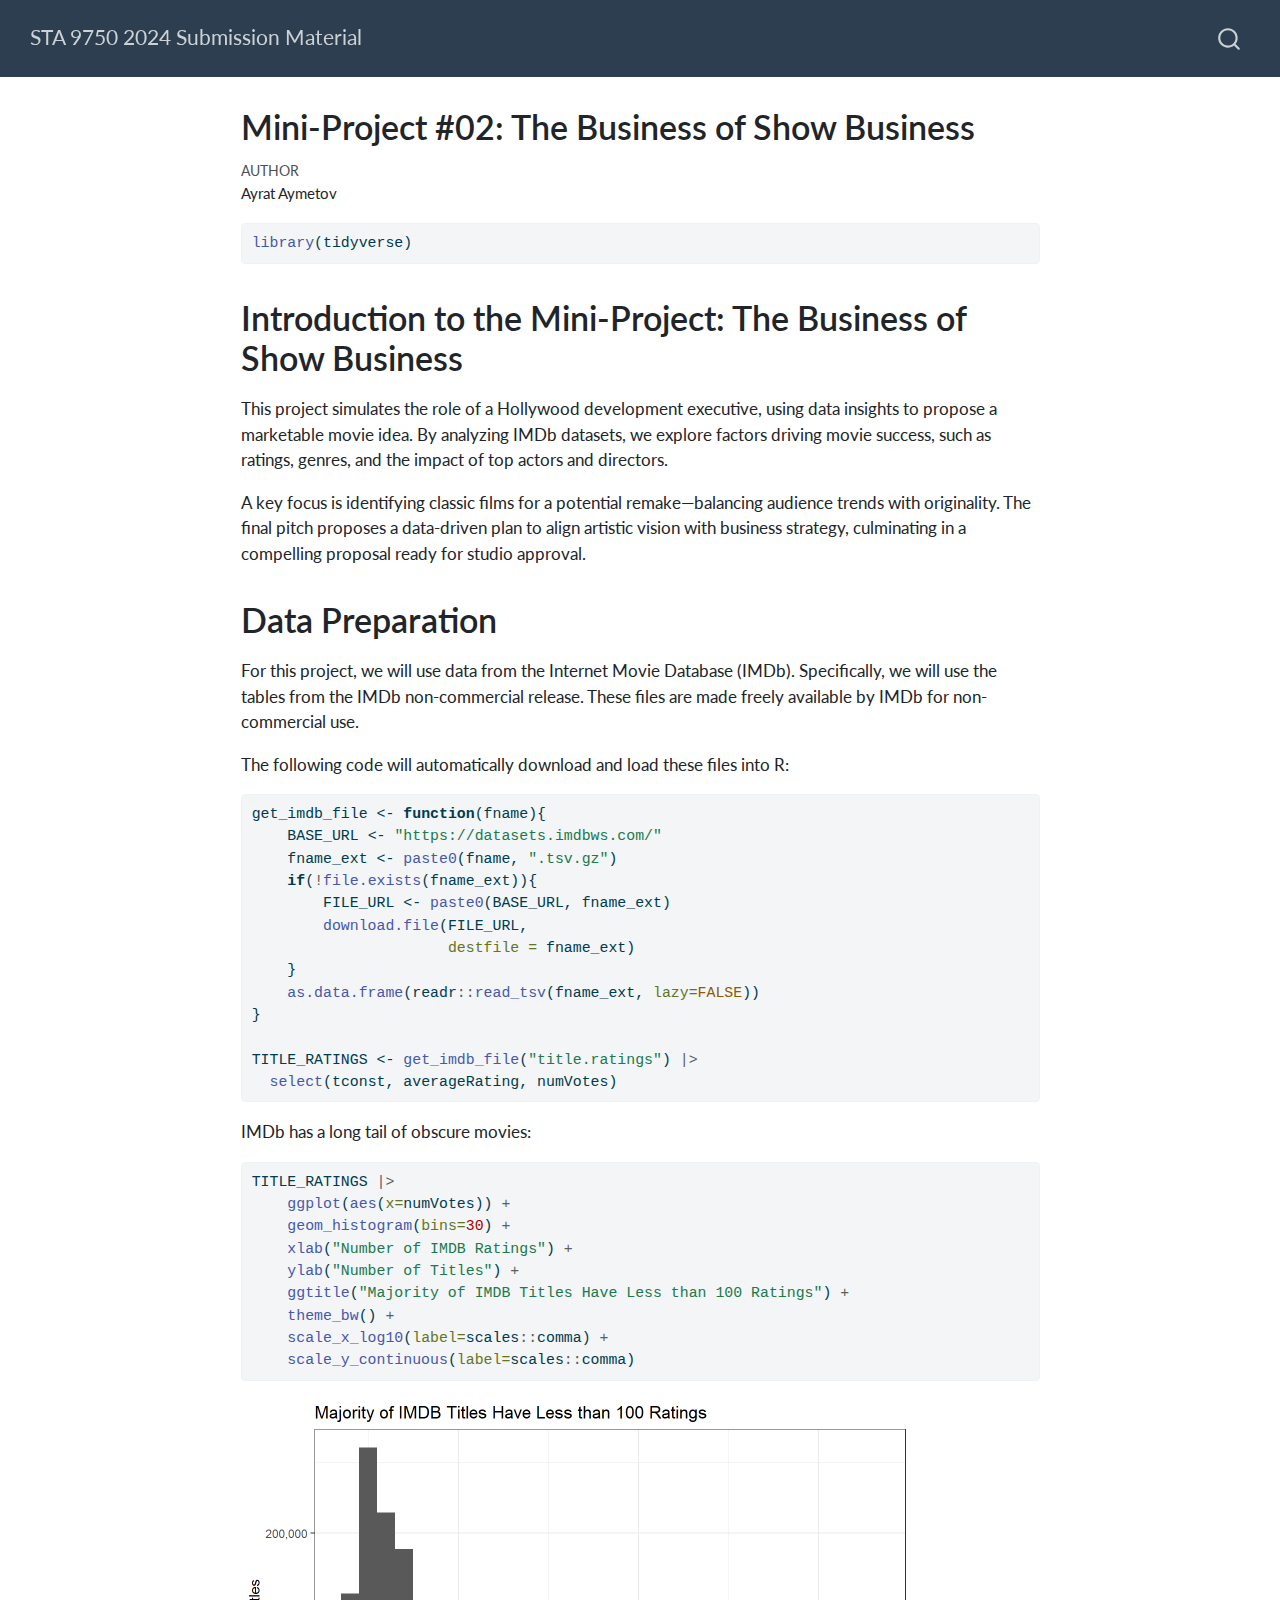
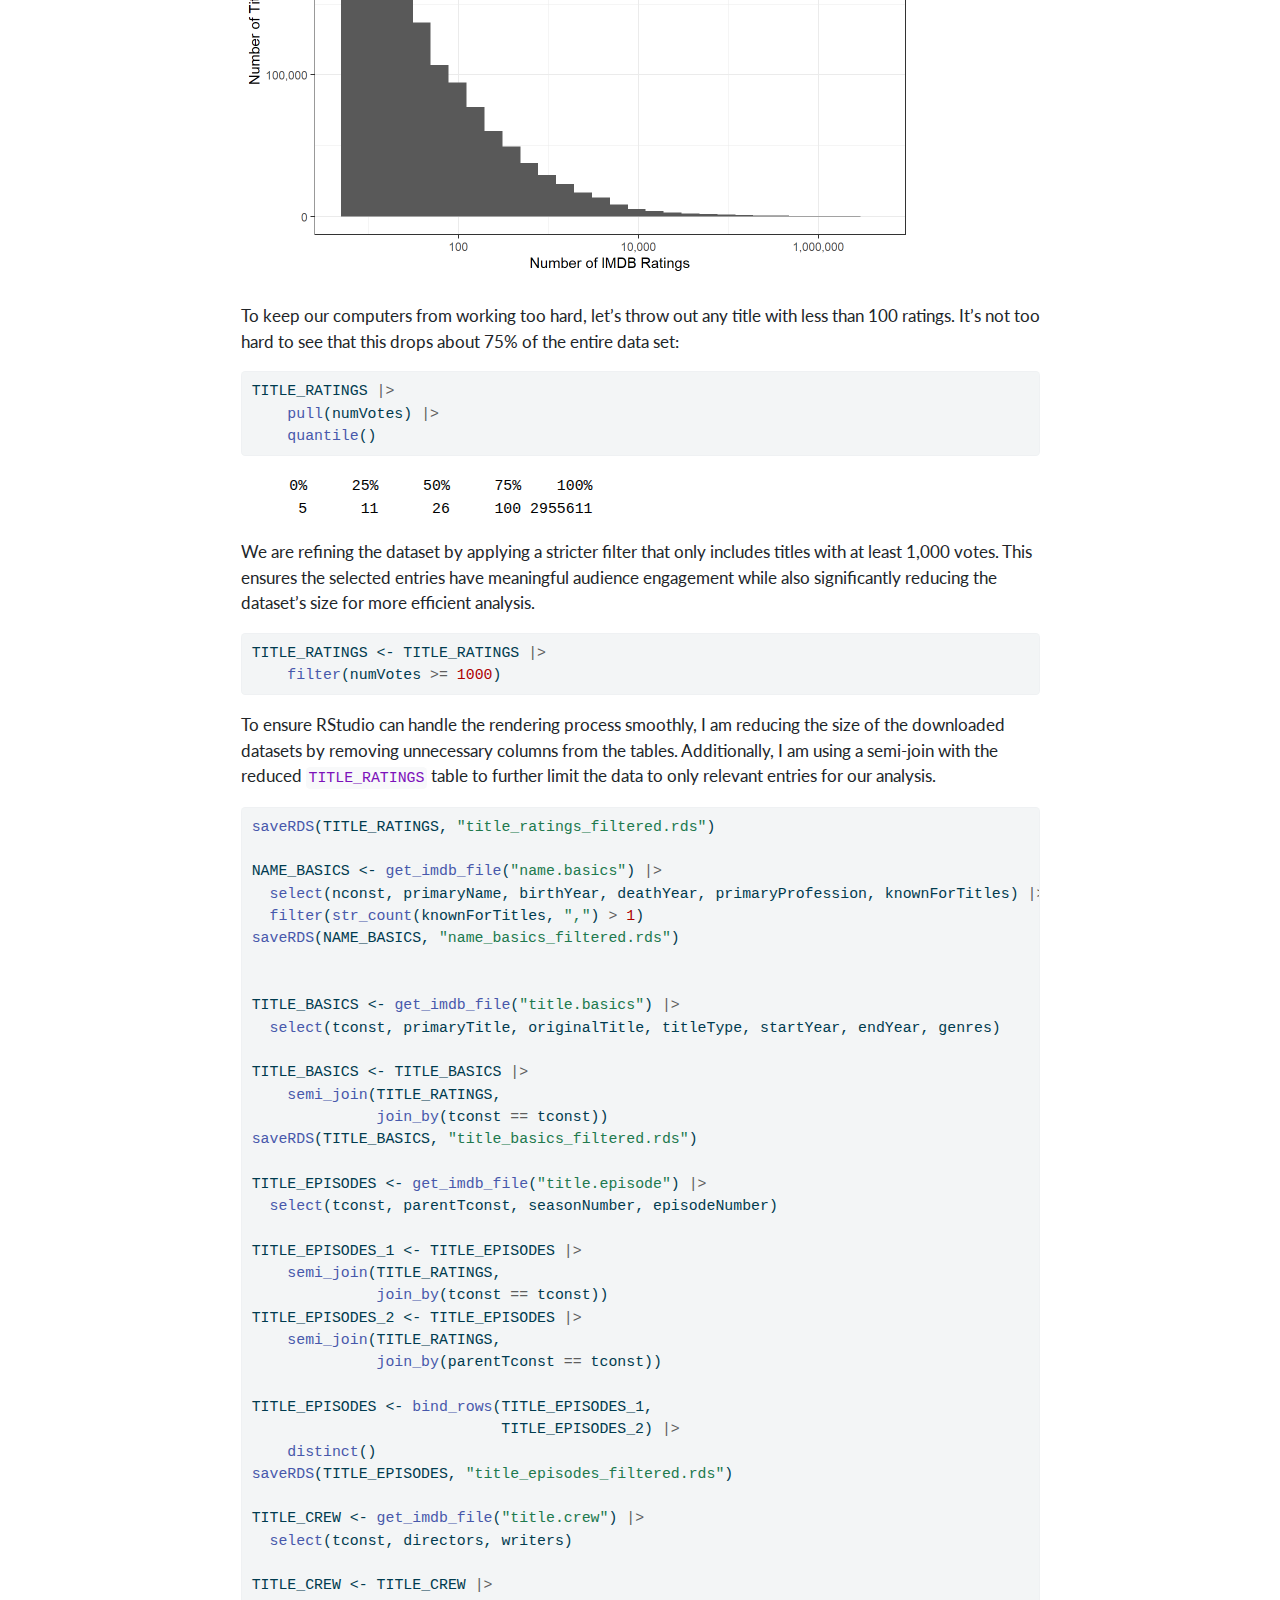
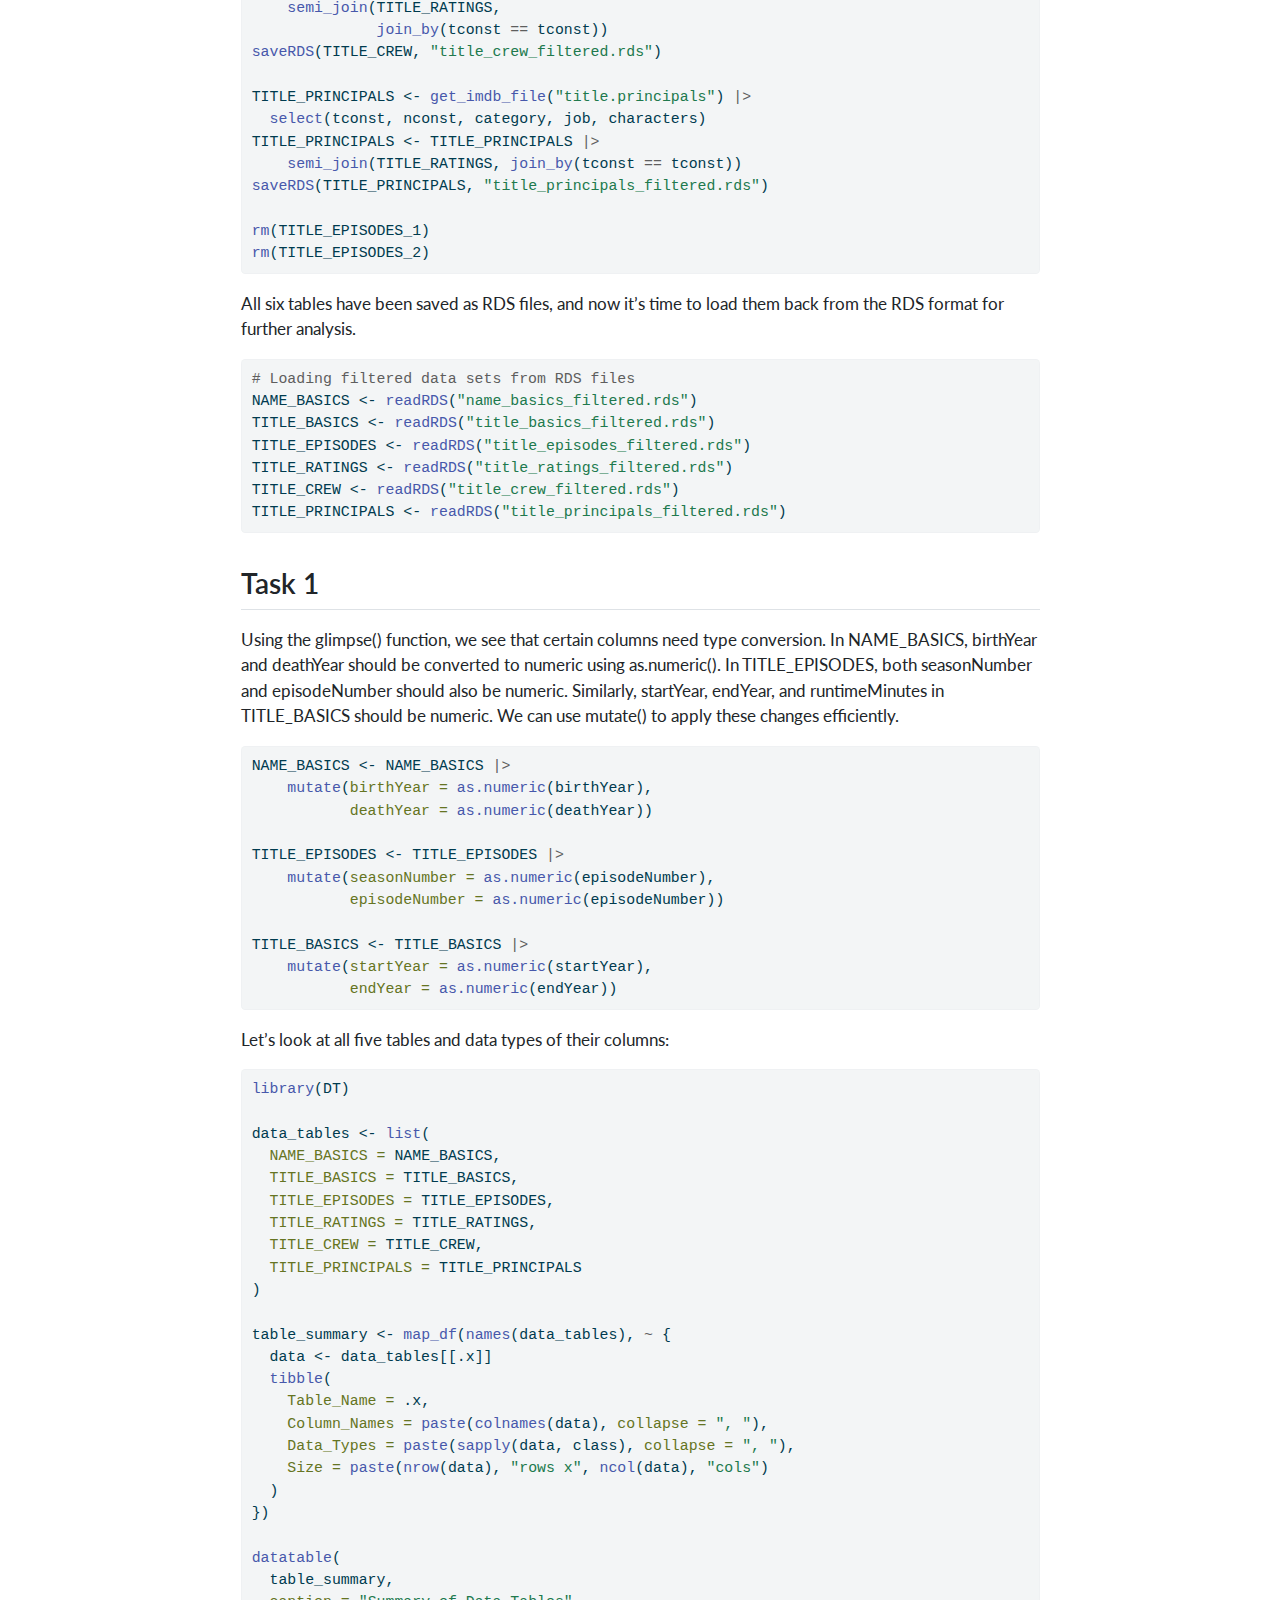
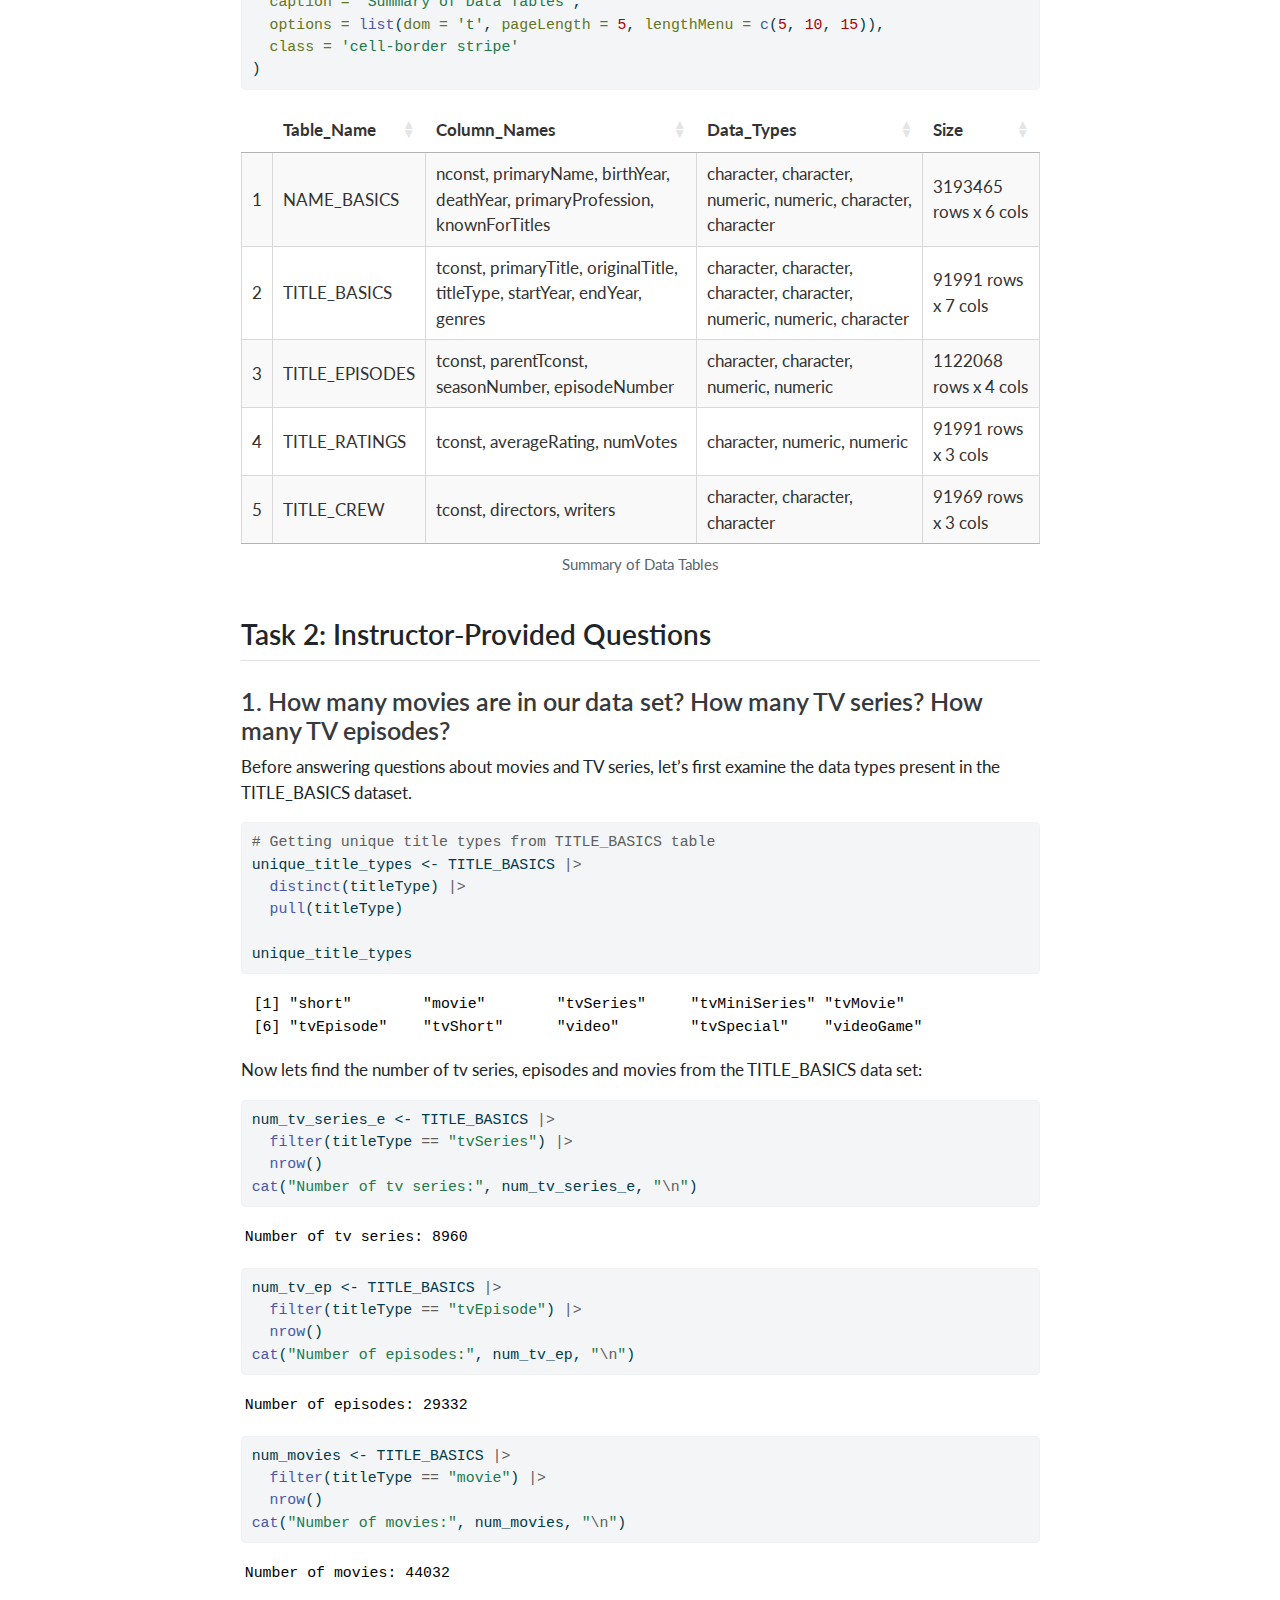
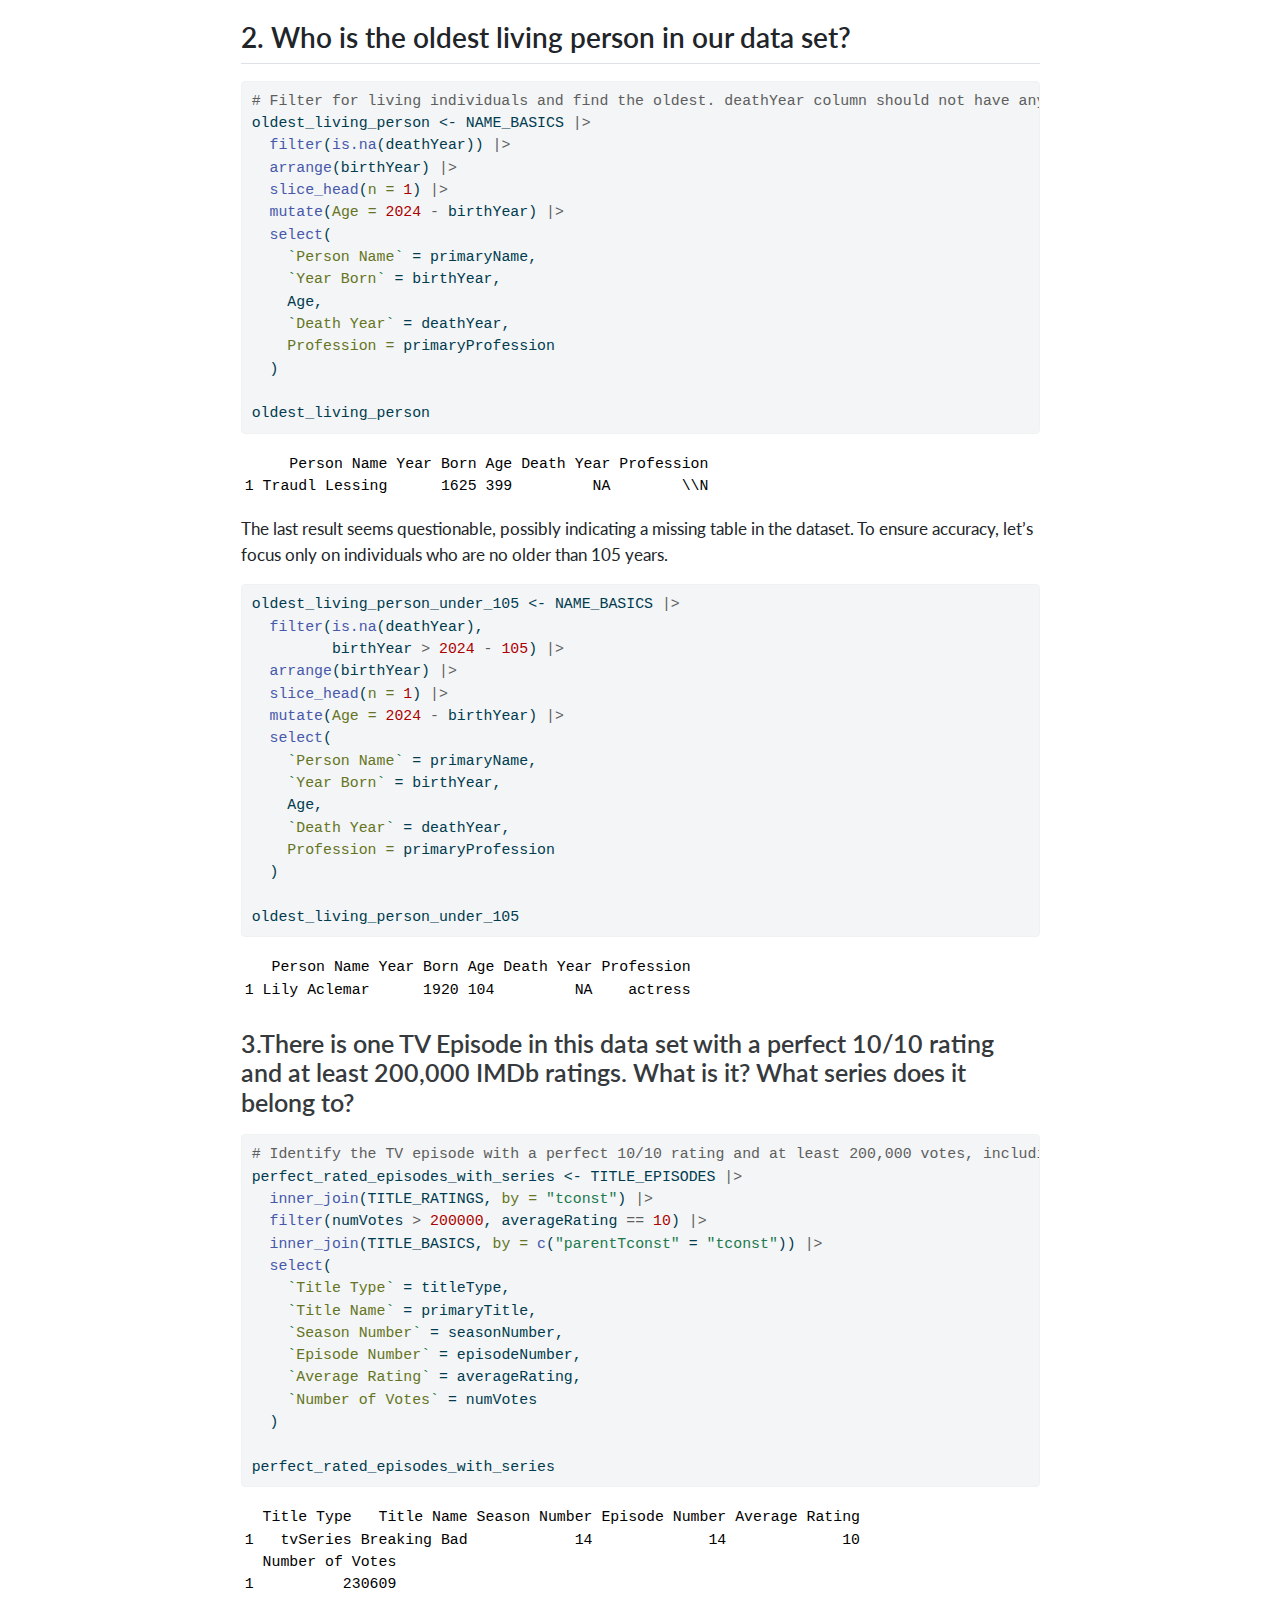
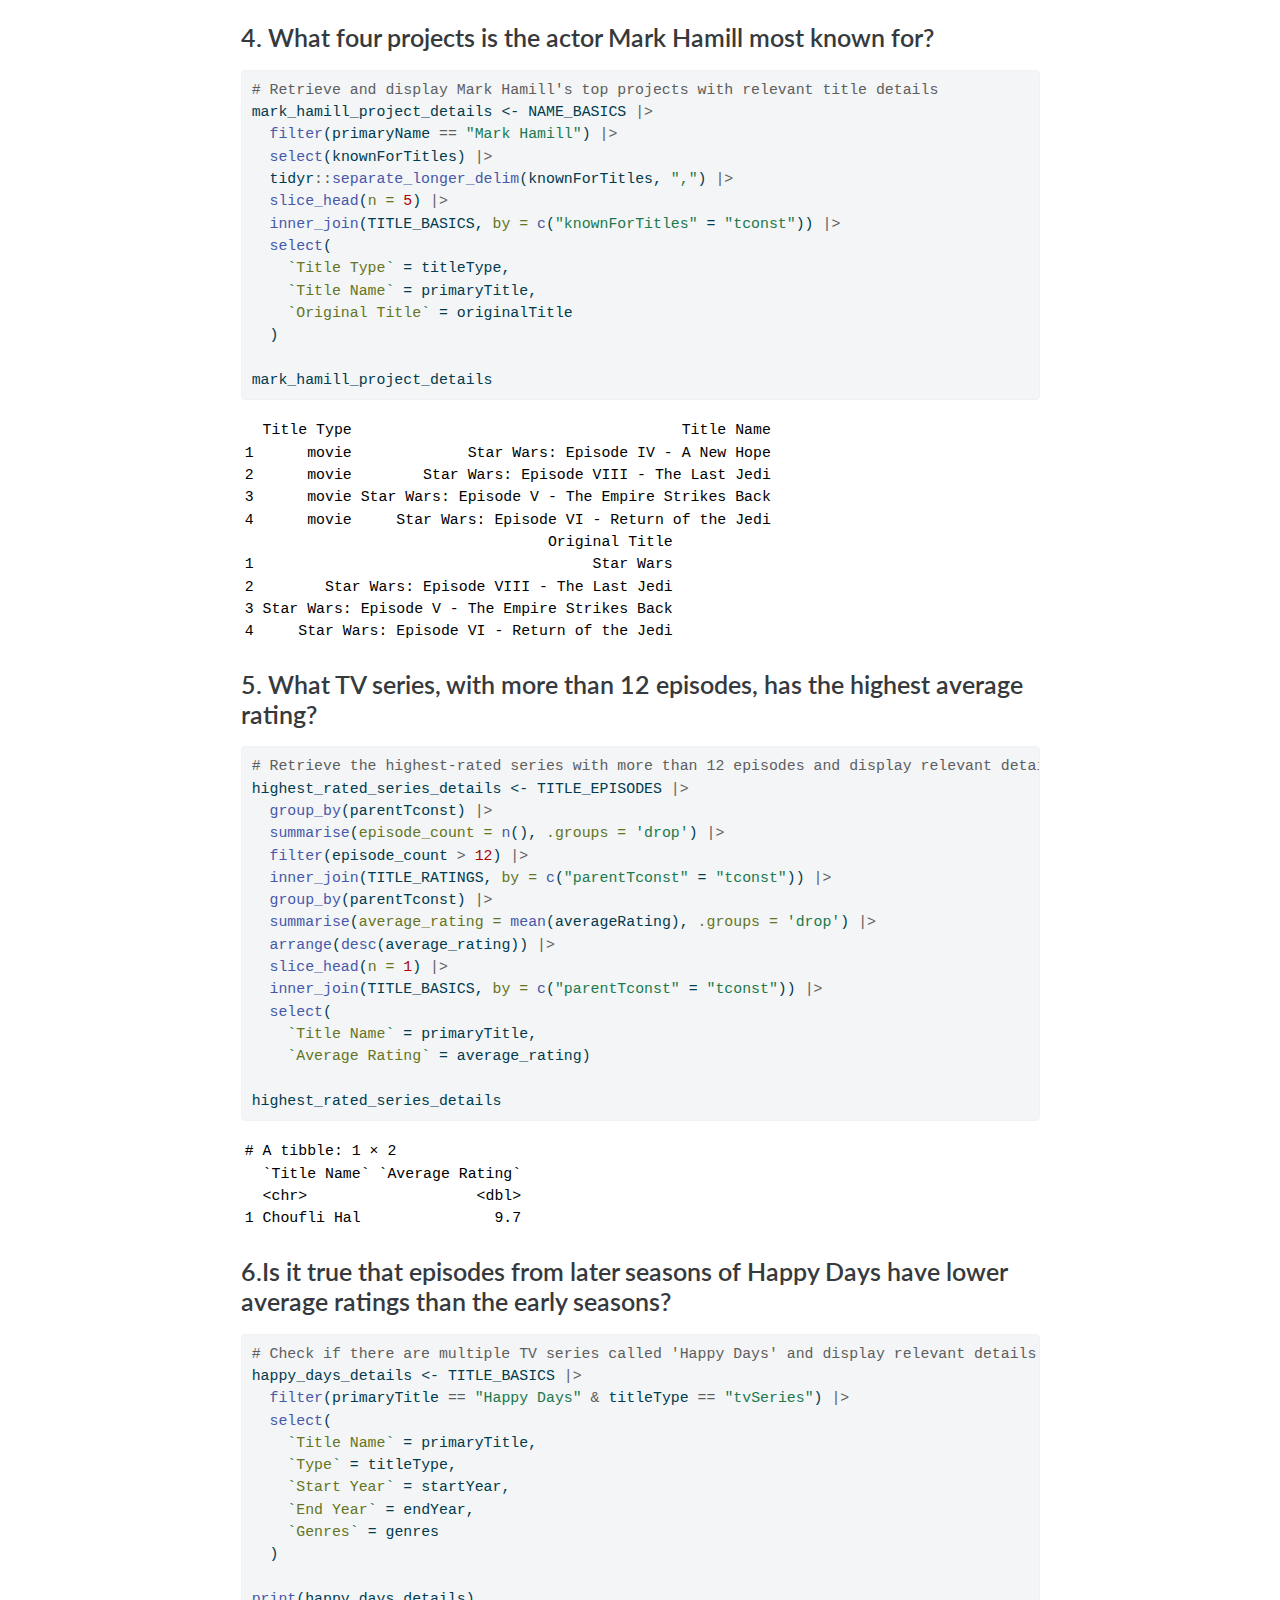
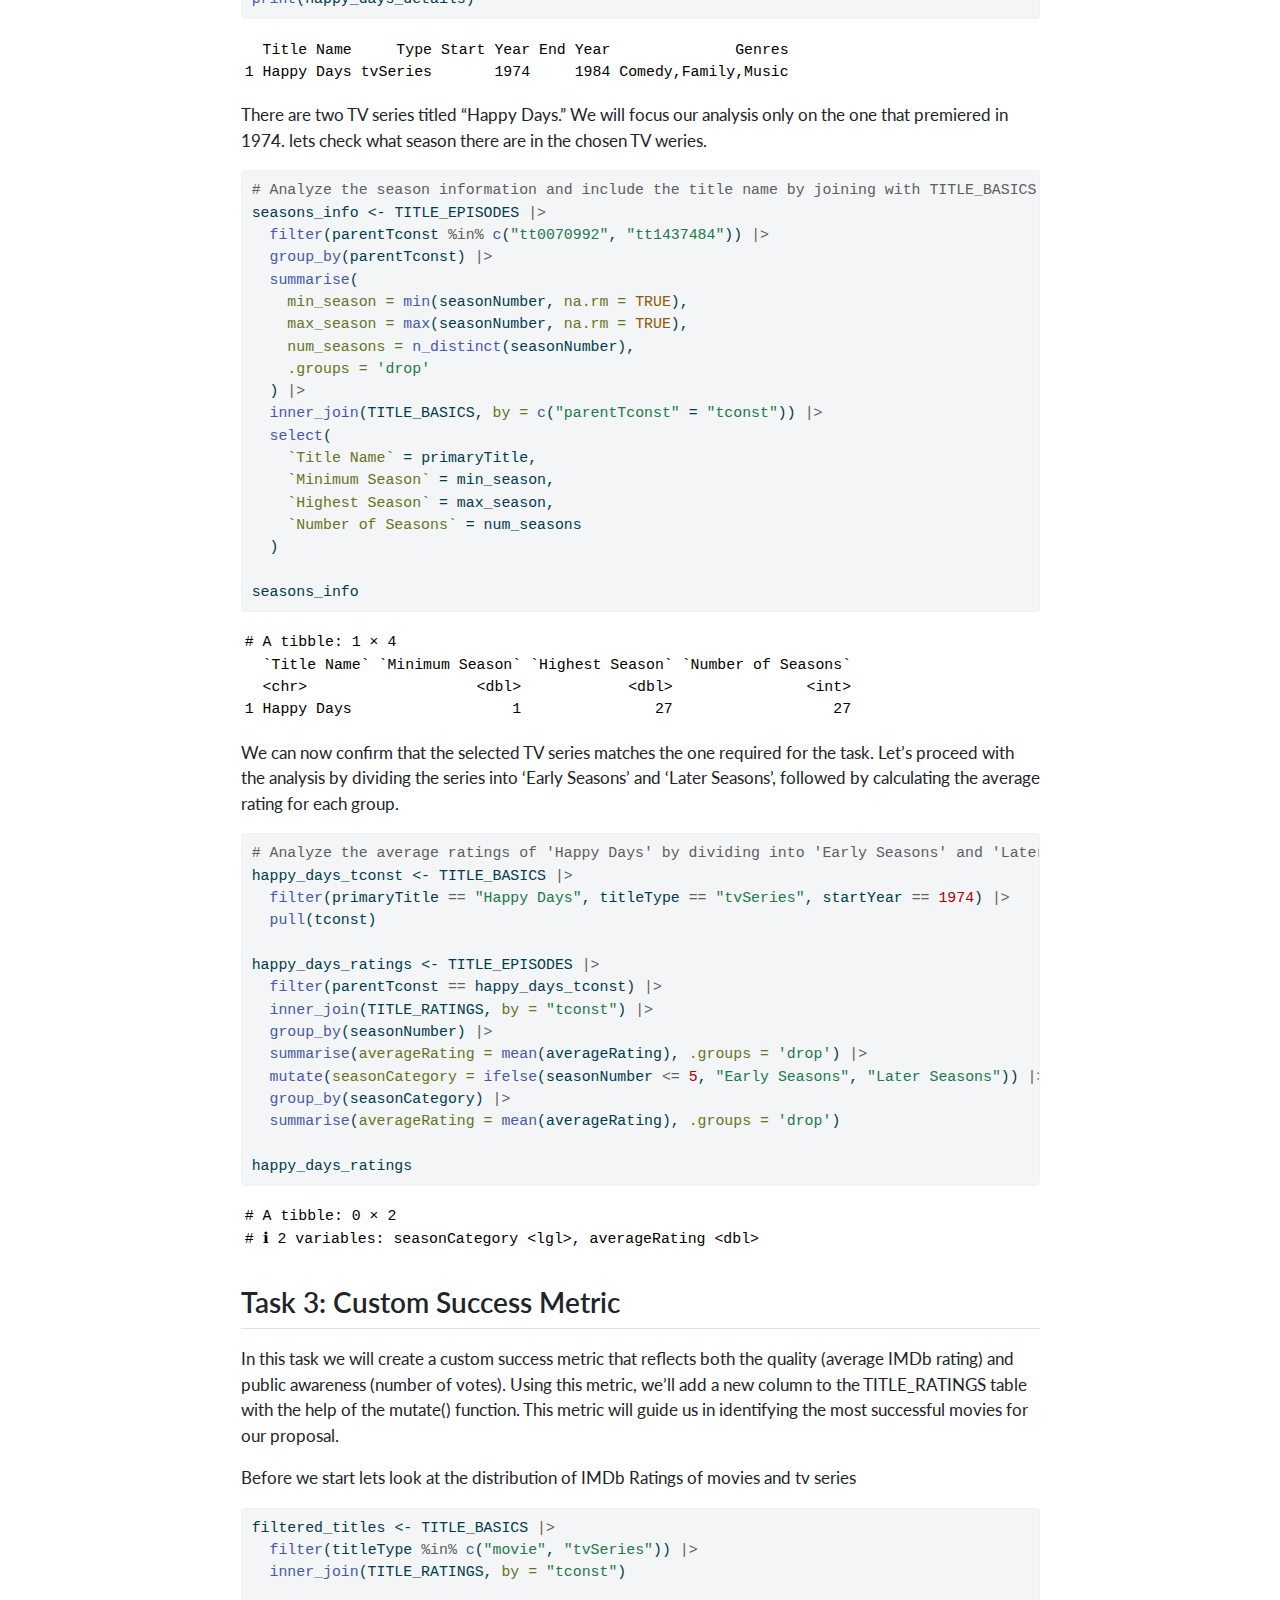
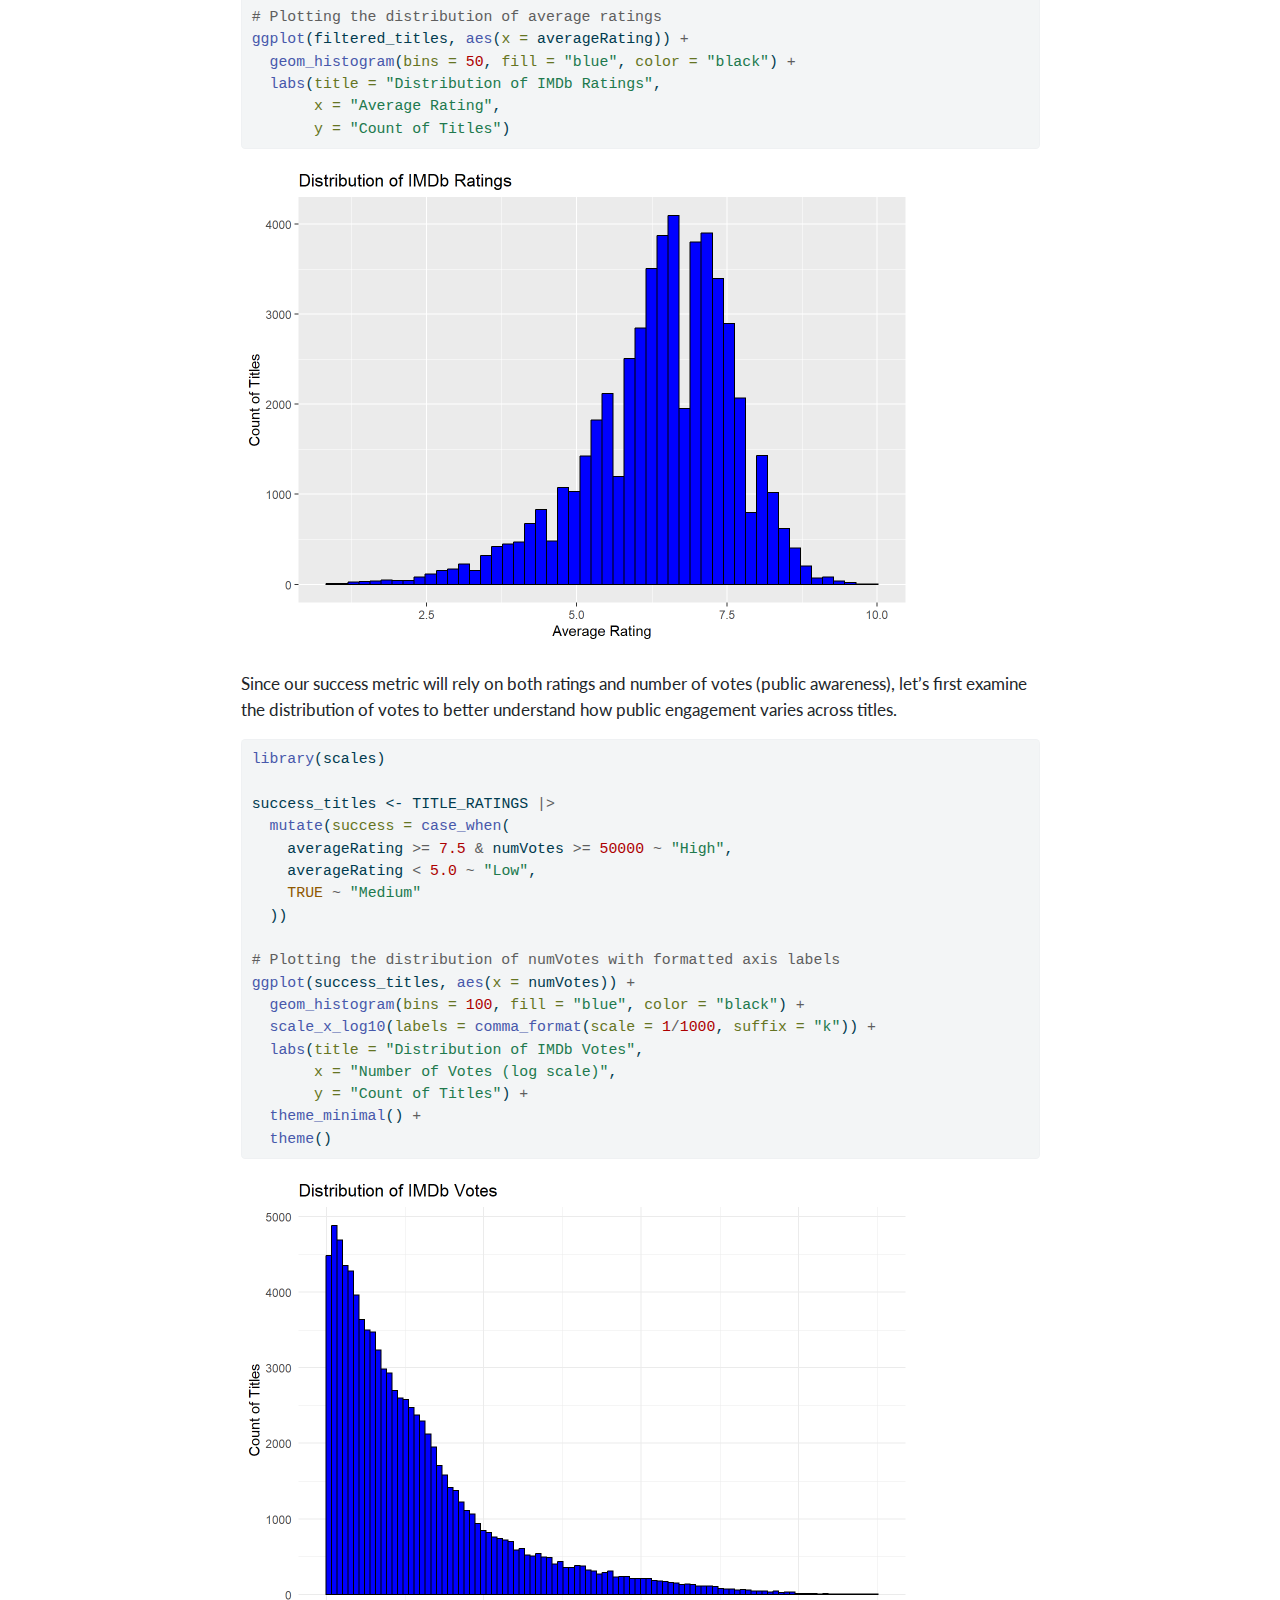
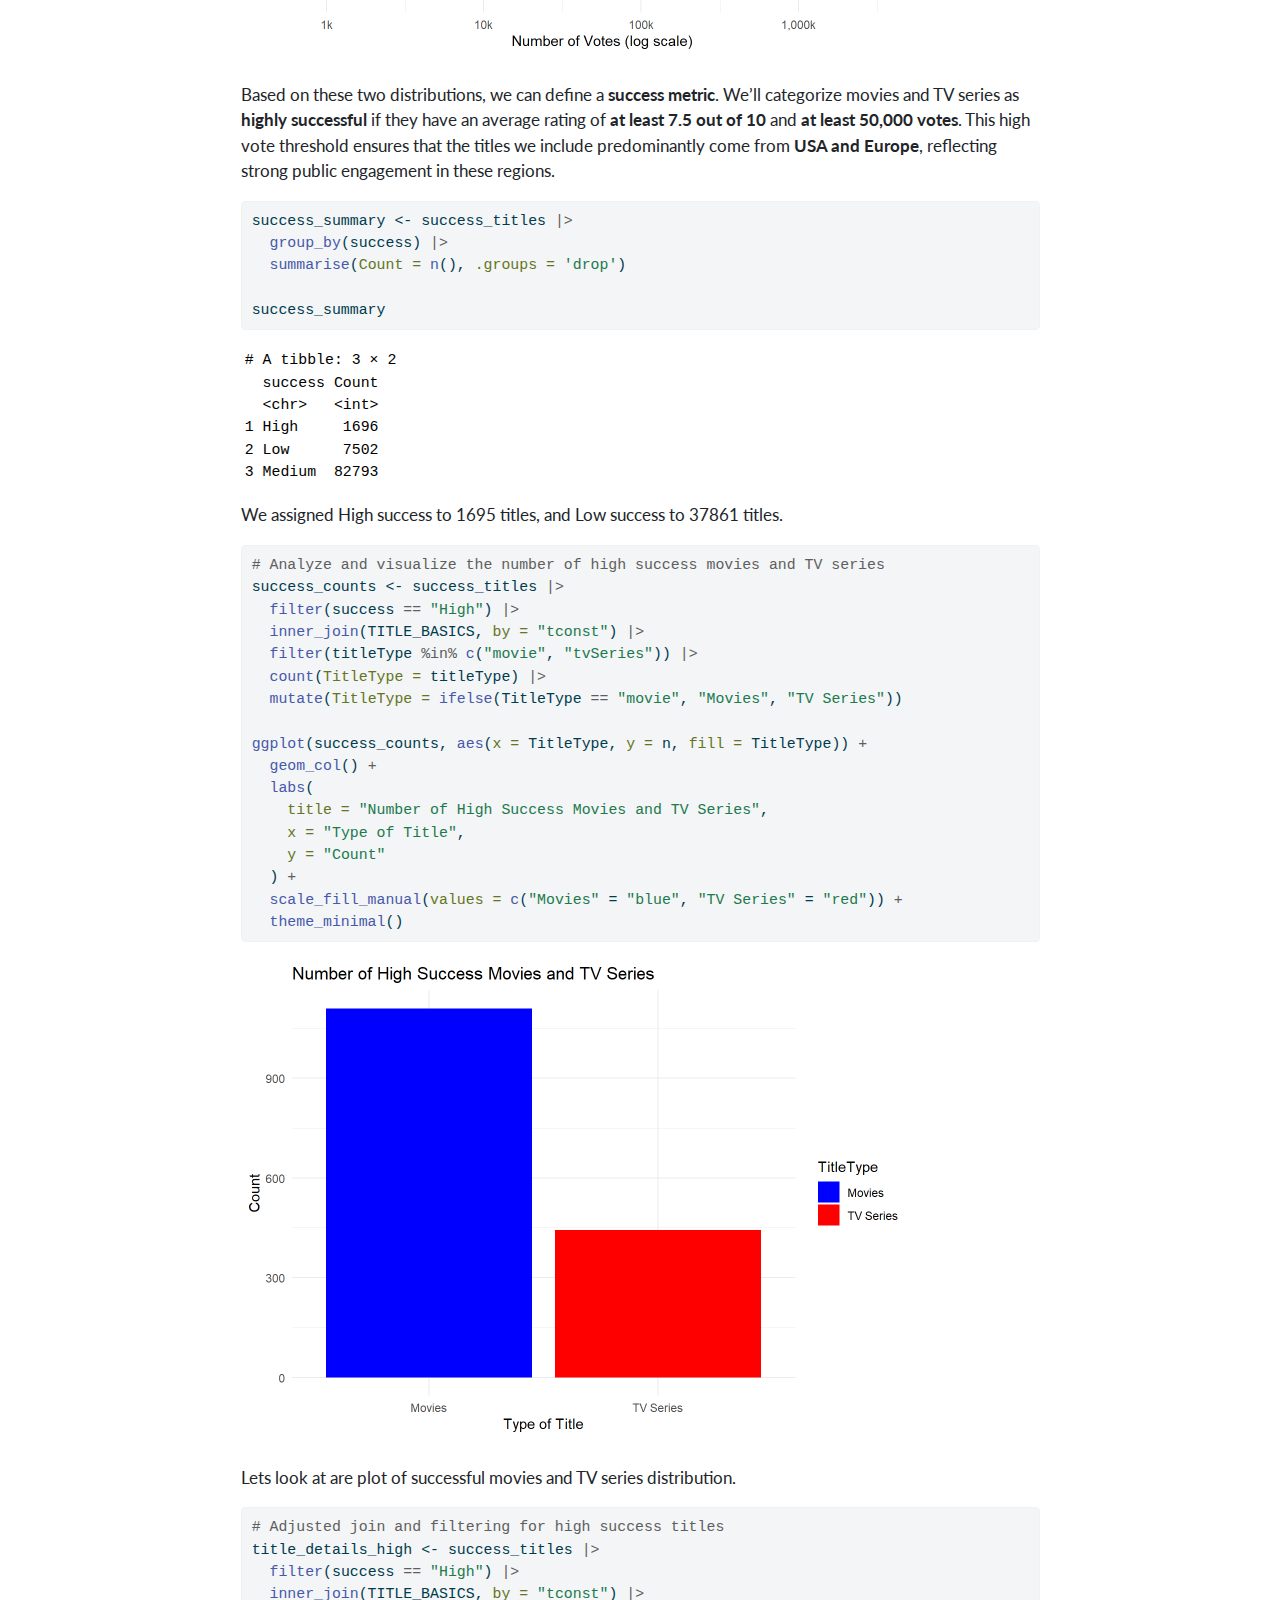
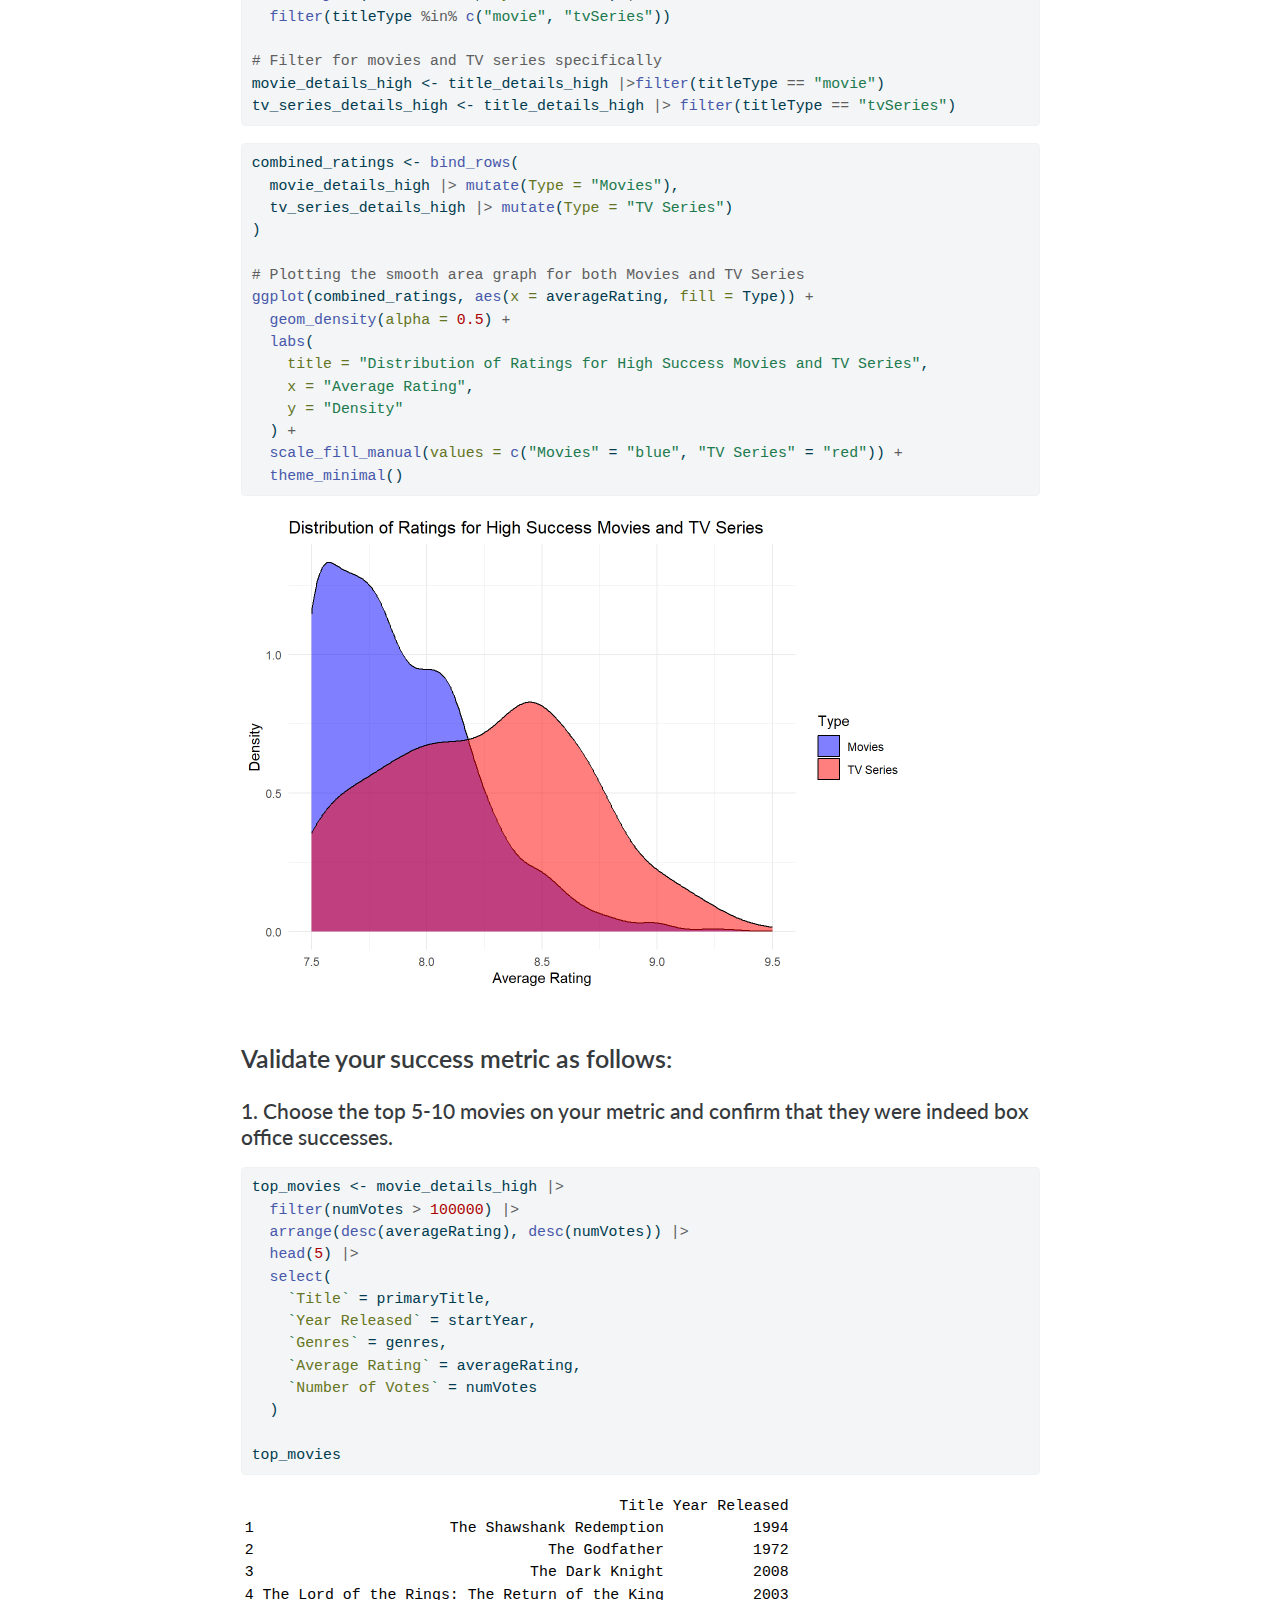
<file: docs/mp02.html>
<!DOCTYPE html>
<html xmlns="http://www.w3.org/1999/xhtml" lang="en" xml:lang="en"><head>

<meta charset="utf-8">
<meta name="generator" content="quarto-1.5.57">

<meta name="viewport" content="width=device-width, initial-scale=1.0, user-scalable=yes">

<meta name="author" content="Ayrat Aymetov">

<title>Mini-Project #02: The Business of Show Business – STA 9750 2024 Submission Material</title>
<style>
code{white-space: pre-wrap;}
span.smallcaps{font-variant: small-caps;}
div.columns{display: flex; gap: min(4vw, 1.5em);}
div.column{flex: auto; overflow-x: auto;}
div.hanging-indent{margin-left: 1.5em; text-indent: -1.5em;}
ul.task-list{list-style: none;}
ul.task-list li input[type="checkbox"] {
  width: 0.8em;
  margin: 0 0.8em 0.2em -1em; /* quarto-specific, see https://github.com/quarto-dev/quarto-cli/issues/4556 */ 
  vertical-align: middle;
}
/* CSS for syntax highlighting */
pre > code.sourceCode { white-space: pre; position: relative; }
pre > code.sourceCode > span { line-height: 1.25; }
pre > code.sourceCode > span:empty { height: 1.2em; }
.sourceCode { overflow: visible; }
code.sourceCode > span { color: inherit; text-decoration: inherit; }
div.sourceCode { margin: 1em 0; }
pre.sourceCode { margin: 0; }
@media screen {
div.sourceCode { overflow: auto; }
}
@media print {
pre > code.sourceCode { white-space: pre-wrap; }
pre > code.sourceCode > span { display: inline-block; text-indent: -5em; padding-left: 5em; }
}
pre.numberSource code
  { counter-reset: source-line 0; }
pre.numberSource code > span
  { position: relative; left: -4em; counter-increment: source-line; }
pre.numberSource code > span > a:first-child::before
  { content: counter(source-line);
    position: relative; left: -1em; text-align: right; vertical-align: baseline;
    border: none; display: inline-block;
    -webkit-touch-callout: none; -webkit-user-select: none;
    -khtml-user-select: none; -moz-user-select: none;
    -ms-user-select: none; user-select: none;
    padding: 0 4px; width: 4em;
  }
pre.numberSource { margin-left: 3em;  padding-left: 4px; }
div.sourceCode
  {   }
@media screen {
pre > code.sourceCode > span > a:first-child::before { text-decoration: underline; }
}
</style>


<script src="site_libs/quarto-nav/quarto-nav.js"></script>
<script src="site_libs/quarto-nav/headroom.min.js"></script>
<script src="site_libs/clipboard/clipboard.min.js"></script>
<script src="site_libs/quarto-search/autocomplete.umd.js"></script>
<script src="site_libs/quarto-search/fuse.min.js"></script>
<script src="site_libs/quarto-search/quarto-search.js"></script>
<meta name="quarto:offset" content="./">
<script src="site_libs/quarto-html/quarto.js"></script>
<script src="site_libs/quarto-html/popper.min.js"></script>
<script src="site_libs/quarto-html/tippy.umd.min.js"></script>
<script src="site_libs/quarto-html/anchor.min.js"></script>
<link href="site_libs/quarto-html/tippy.css" rel="stylesheet">
<link href="site_libs/quarto-html/quarto-syntax-highlighting.css" rel="stylesheet" id="quarto-text-highlighting-styles">
<script src="site_libs/bootstrap/bootstrap.min.js"></script>
<link href="site_libs/bootstrap/bootstrap-icons.css" rel="stylesheet">
<link href="site_libs/bootstrap/bootstrap.min.css" rel="stylesheet" id="quarto-bootstrap" data-mode="light">
<script id="quarto-search-options" type="application/json">{
  "location": "navbar",
  "copy-button": false,
  "collapse-after": 3,
  "panel-placement": "end",
  "type": "overlay",
  "limit": 50,
  "keyboard-shortcut": [
    "f",
    "/",
    "s"
  ],
  "show-item-context": false,
  "language": {
    "search-no-results-text": "No results",
    "search-matching-documents-text": "matching documents",
    "search-copy-link-title": "Copy link to search",
    "search-hide-matches-text": "Hide additional matches",
    "search-more-match-text": "more match in this document",
    "search-more-matches-text": "more matches in this document",
    "search-clear-button-title": "Clear",
    "search-text-placeholder": "",
    "search-detached-cancel-button-title": "Cancel",
    "search-submit-button-title": "Submit",
    "search-label": "Search"
  }
}</script>
<link href="site_libs/htmltools-fill-0.5.8.1/fill.css" rel="stylesheet">

<script src="site_libs/htmlwidgets-1.6.4/htmlwidgets.js"></script>

<link href="site_libs/datatables-css-0.0.0/datatables-crosstalk.css" rel="stylesheet">

<script src="site_libs/datatables-binding-0.33/datatables.js"></script>

<script src="site_libs/jquery-3.6.0/jquery-3.6.0.min.js"></script>

<link href="site_libs/dt-core-1.13.6/css/jquery.dataTables.min.css" rel="stylesheet">

<link href="site_libs/dt-core-1.13.6/css/jquery.dataTables.extra.css" rel="stylesheet">

<script src="site_libs/dt-core-1.13.6/js/jquery.dataTables.min.js"></script>

<link href="site_libs/crosstalk-1.2.1/css/crosstalk.min.css" rel="stylesheet">

<script src="site_libs/crosstalk-1.2.1/js/crosstalk.min.js"></script>



</head>

<body class="nav-fixed fullcontent">

<div id="quarto-search-results"></div>
  <header id="quarto-header" class="headroom fixed-top">
    <nav class="navbar navbar-expand-lg " data-bs-theme="dark">
      <div class="navbar-container container-fluid">
      <div class="navbar-brand-container mx-auto">
    <a class="navbar-brand" href="./index.html">
    <span class="navbar-title">STA 9750 2024 Submission Material</span>
    </a>
  </div>
        <div class="quarto-navbar-tools tools-end">
</div>
          <div id="quarto-search" class="" title="Search"></div>
      </div> <!-- /container-fluid -->
    </nav>
</header>
<!-- content -->
<div id="quarto-content" class="quarto-container page-columns page-rows-contents page-layout-article page-navbar">
<!-- sidebar -->
<!-- margin-sidebar -->
    
<!-- main -->
<main class="content" id="quarto-document-content">

<header id="title-block-header" class="quarto-title-block default">
<div class="quarto-title">
<h1 class="title">Mini-Project #02: The Business of Show Business</h1>
</div>



<div class="quarto-title-meta">

    <div>
    <div class="quarto-title-meta-heading">Author</div>
    <div class="quarto-title-meta-contents">
             <p>Ayrat Aymetov </p>
          </div>
  </div>
    
  
    
  </div>
  


</header>


<div class="cell">
<div class="sourceCode cell-code" id="cb1"><pre class="sourceCode r code-with-copy"><code class="sourceCode r"><span id="cb1-1"><a href="#cb1-1" aria-hidden="true" tabindex="-1"></a><span class="fu">library</span>(tidyverse)</span></code><button title="Copy to Clipboard" class="code-copy-button"><i class="bi"></i></button></pre></div>
</div>
<section id="introduction-to-the-mini-project-the-business-of-show-business" class="level1">
<h1>Introduction to the Mini-Project: The Business of Show Business</h1>
<p>This project simulates the role of a Hollywood development executive, using data insights to propose a marketable movie idea. By analyzing IMDb datasets, we explore factors driving movie success, such as ratings, genres, and the impact of top actors and directors.</p>
<p>A key focus is identifying classic films for a potential remake—balancing audience trends with originality. The final pitch proposes a data-driven plan to align artistic vision with business strategy, culminating in a compelling proposal ready for studio approval.</p>
</section>
<section id="data-preparation" class="level1">
<h1>Data Preparation</h1>
<p>For this project, we will use data from the Internet Movie Database (IMDb). Specifically, we will use the tables from the IMDb non-commercial release. These files are made freely available by IMDb for non-commercial use.</p>
<p>The following code will automatically download and load these files into R:</p>
<div class="cell">
<div class="sourceCode cell-code" id="cb2"><pre class="sourceCode r code-with-copy"><code class="sourceCode r"><span id="cb2-1"><a href="#cb2-1" aria-hidden="true" tabindex="-1"></a>get_imdb_file <span class="ot">&lt;-</span> <span class="cf">function</span>(fname){</span>
<span id="cb2-2"><a href="#cb2-2" aria-hidden="true" tabindex="-1"></a>    BASE_URL <span class="ot">&lt;-</span> <span class="st">"https://datasets.imdbws.com/"</span></span>
<span id="cb2-3"><a href="#cb2-3" aria-hidden="true" tabindex="-1"></a>    fname_ext <span class="ot">&lt;-</span> <span class="fu">paste0</span>(fname, <span class="st">".tsv.gz"</span>)</span>
<span id="cb2-4"><a href="#cb2-4" aria-hidden="true" tabindex="-1"></a>    <span class="cf">if</span>(<span class="sc">!</span><span class="fu">file.exists</span>(fname_ext)){</span>
<span id="cb2-5"><a href="#cb2-5" aria-hidden="true" tabindex="-1"></a>        FILE_URL <span class="ot">&lt;-</span> <span class="fu">paste0</span>(BASE_URL, fname_ext)</span>
<span id="cb2-6"><a href="#cb2-6" aria-hidden="true" tabindex="-1"></a>        <span class="fu">download.file</span>(FILE_URL, </span>
<span id="cb2-7"><a href="#cb2-7" aria-hidden="true" tabindex="-1"></a>                      <span class="at">destfile =</span> fname_ext)</span>
<span id="cb2-8"><a href="#cb2-8" aria-hidden="true" tabindex="-1"></a>    }</span>
<span id="cb2-9"><a href="#cb2-9" aria-hidden="true" tabindex="-1"></a>    <span class="fu">as.data.frame</span>(readr<span class="sc">::</span><span class="fu">read_tsv</span>(fname_ext, <span class="at">lazy=</span><span class="cn">FALSE</span>))</span>
<span id="cb2-10"><a href="#cb2-10" aria-hidden="true" tabindex="-1"></a>}</span>
<span id="cb2-11"><a href="#cb2-11" aria-hidden="true" tabindex="-1"></a></span>
<span id="cb2-12"><a href="#cb2-12" aria-hidden="true" tabindex="-1"></a>TITLE_RATINGS <span class="ot">&lt;-</span> <span class="fu">get_imdb_file</span>(<span class="st">"title.ratings"</span>) <span class="sc">|&gt;</span></span>
<span id="cb2-13"><a href="#cb2-13" aria-hidden="true" tabindex="-1"></a>  <span class="fu">select</span>(tconst, averageRating, numVotes) </span></code><button title="Copy to Clipboard" class="code-copy-button"><i class="bi"></i></button></pre></div>
</div>
<p>IMDb has a long tail of obscure movies:</p>
<div class="cell">
<div class="sourceCode cell-code" id="cb3"><pre class="sourceCode r code-with-copy"><code class="sourceCode r"><span id="cb3-1"><a href="#cb3-1" aria-hidden="true" tabindex="-1"></a>TITLE_RATINGS <span class="sc">|&gt;</span></span>
<span id="cb3-2"><a href="#cb3-2" aria-hidden="true" tabindex="-1"></a>    <span class="fu">ggplot</span>(<span class="fu">aes</span>(<span class="at">x=</span>numVotes)) <span class="sc">+</span> </span>
<span id="cb3-3"><a href="#cb3-3" aria-hidden="true" tabindex="-1"></a>    <span class="fu">geom_histogram</span>(<span class="at">bins=</span><span class="dv">30</span>) <span class="sc">+</span></span>
<span id="cb3-4"><a href="#cb3-4" aria-hidden="true" tabindex="-1"></a>    <span class="fu">xlab</span>(<span class="st">"Number of IMDB Ratings"</span>) <span class="sc">+</span> </span>
<span id="cb3-5"><a href="#cb3-5" aria-hidden="true" tabindex="-1"></a>    <span class="fu">ylab</span>(<span class="st">"Number of Titles"</span>) <span class="sc">+</span> </span>
<span id="cb3-6"><a href="#cb3-6" aria-hidden="true" tabindex="-1"></a>    <span class="fu">ggtitle</span>(<span class="st">"Majority of IMDB Titles Have Less than 100 Ratings"</span>) <span class="sc">+</span> </span>
<span id="cb3-7"><a href="#cb3-7" aria-hidden="true" tabindex="-1"></a>    <span class="fu">theme_bw</span>() <span class="sc">+</span> </span>
<span id="cb3-8"><a href="#cb3-8" aria-hidden="true" tabindex="-1"></a>    <span class="fu">scale_x_log10</span>(<span class="at">label=</span>scales<span class="sc">::</span>comma) <span class="sc">+</span> </span>
<span id="cb3-9"><a href="#cb3-9" aria-hidden="true" tabindex="-1"></a>    <span class="fu">scale_y_continuous</span>(<span class="at">label=</span>scales<span class="sc">::</span>comma)</span></code><button title="Copy to Clipboard" class="code-copy-button"><i class="bi"></i></button></pre></div>
<div class="cell-output-display">
<div>
<figure class="figure">
<p><img src="mp02_files/figure-html/unnamed-chunk-3-1.png" class="img-fluid figure-img" width="672"></p>
</figure>
</div>
</div>
</div>
<p>To keep our computers from working too hard, let’s throw out any title with less than 100 ratings. It’s not too hard to see that this drops about 75% of the entire data set:</p>
<div class="cell">
<div class="sourceCode cell-code" id="cb4"><pre class="sourceCode r code-with-copy"><code class="sourceCode r"><span id="cb4-1"><a href="#cb4-1" aria-hidden="true" tabindex="-1"></a>TITLE_RATINGS <span class="sc">|&gt;</span></span>
<span id="cb4-2"><a href="#cb4-2" aria-hidden="true" tabindex="-1"></a>    <span class="fu">pull</span>(numVotes) <span class="sc">|&gt;</span></span>
<span id="cb4-3"><a href="#cb4-3" aria-hidden="true" tabindex="-1"></a>    <span class="fu">quantile</span>()</span></code><button title="Copy to Clipboard" class="code-copy-button"><i class="bi"></i></button></pre></div>
<div class="cell-output cell-output-stdout">
<pre><code>     0%     25%     50%     75%    100% 
      5      11      26     100 2955611 </code></pre>
</div>
</div>
<p>We are refining the dataset by applying a stricter filter that only includes titles with at least 1,000 votes. This ensures the selected entries have meaningful audience engagement while also significantly reducing the dataset’s size for more efficient analysis.</p>
<div class="cell">
<div class="sourceCode cell-code" id="cb6"><pre class="sourceCode r code-with-copy"><code class="sourceCode r"><span id="cb6-1"><a href="#cb6-1" aria-hidden="true" tabindex="-1"></a>TITLE_RATINGS <span class="ot">&lt;-</span> TITLE_RATINGS <span class="sc">|&gt;</span></span>
<span id="cb6-2"><a href="#cb6-2" aria-hidden="true" tabindex="-1"></a>    <span class="fu">filter</span>(numVotes <span class="sc">&gt;=</span> <span class="dv">1000</span>)</span></code><button title="Copy to Clipboard" class="code-copy-button"><i class="bi"></i></button></pre></div>
</div>
<p>To ensure RStudio can handle the rendering process smoothly, I am reducing the size of the downloaded datasets by removing unnecessary columns from the tables. Additionally, I am using a semi-join with the reduced <code>TITLE_RATINGS</code> table to further limit the data to only relevant entries for our analysis.</p>
<div class="cell">
<div class="sourceCode cell-code" id="cb7"><pre class="sourceCode r code-with-copy"><code class="sourceCode r"><span id="cb7-1"><a href="#cb7-1" aria-hidden="true" tabindex="-1"></a><span class="fu">saveRDS</span>(TITLE_RATINGS, <span class="st">"title_ratings_filtered.rds"</span>)</span>
<span id="cb7-2"><a href="#cb7-2" aria-hidden="true" tabindex="-1"></a></span>
<span id="cb7-3"><a href="#cb7-3" aria-hidden="true" tabindex="-1"></a>NAME_BASICS <span class="ot">&lt;-</span> <span class="fu">get_imdb_file</span>(<span class="st">"name.basics"</span>) <span class="sc">|&gt;</span></span>
<span id="cb7-4"><a href="#cb7-4" aria-hidden="true" tabindex="-1"></a>  <span class="fu">select</span>(nconst, primaryName, birthYear, deathYear, primaryProfession, knownForTitles) <span class="sc">|&gt;</span></span>
<span id="cb7-5"><a href="#cb7-5" aria-hidden="true" tabindex="-1"></a>  <span class="fu">filter</span>(<span class="fu">str_count</span>(knownForTitles, <span class="st">","</span>) <span class="sc">&gt;</span> <span class="dv">1</span>)</span>
<span id="cb7-6"><a href="#cb7-6" aria-hidden="true" tabindex="-1"></a><span class="fu">saveRDS</span>(NAME_BASICS, <span class="st">"name_basics_filtered.rds"</span>)</span>
<span id="cb7-7"><a href="#cb7-7" aria-hidden="true" tabindex="-1"></a></span>
<span id="cb7-8"><a href="#cb7-8" aria-hidden="true" tabindex="-1"></a></span>
<span id="cb7-9"><a href="#cb7-9" aria-hidden="true" tabindex="-1"></a>TITLE_BASICS <span class="ot">&lt;-</span> <span class="fu">get_imdb_file</span>(<span class="st">"title.basics"</span>) <span class="sc">|&gt;</span></span>
<span id="cb7-10"><a href="#cb7-10" aria-hidden="true" tabindex="-1"></a>  <span class="fu">select</span>(tconst, primaryTitle, originalTitle, titleType, startYear, endYear, genres)</span>
<span id="cb7-11"><a href="#cb7-11" aria-hidden="true" tabindex="-1"></a></span>
<span id="cb7-12"><a href="#cb7-12" aria-hidden="true" tabindex="-1"></a>TITLE_BASICS <span class="ot">&lt;-</span> TITLE_BASICS <span class="sc">|&gt;</span></span>
<span id="cb7-13"><a href="#cb7-13" aria-hidden="true" tabindex="-1"></a>    <span class="fu">semi_join</span>(TITLE_RATINGS, </span>
<span id="cb7-14"><a href="#cb7-14" aria-hidden="true" tabindex="-1"></a>              <span class="fu">join_by</span>(tconst <span class="sc">==</span> tconst))</span>
<span id="cb7-15"><a href="#cb7-15" aria-hidden="true" tabindex="-1"></a><span class="fu">saveRDS</span>(TITLE_BASICS, <span class="st">"title_basics_filtered.rds"</span>)</span>
<span id="cb7-16"><a href="#cb7-16" aria-hidden="true" tabindex="-1"></a></span>
<span id="cb7-17"><a href="#cb7-17" aria-hidden="true" tabindex="-1"></a>TITLE_EPISODES <span class="ot">&lt;-</span> <span class="fu">get_imdb_file</span>(<span class="st">"title.episode"</span>) <span class="sc">|&gt;</span></span>
<span id="cb7-18"><a href="#cb7-18" aria-hidden="true" tabindex="-1"></a>  <span class="fu">select</span>(tconst, parentTconst, seasonNumber, episodeNumber)</span>
<span id="cb7-19"><a href="#cb7-19" aria-hidden="true" tabindex="-1"></a></span>
<span id="cb7-20"><a href="#cb7-20" aria-hidden="true" tabindex="-1"></a>TITLE_EPISODES_1 <span class="ot">&lt;-</span> TITLE_EPISODES <span class="sc">|&gt;</span></span>
<span id="cb7-21"><a href="#cb7-21" aria-hidden="true" tabindex="-1"></a>    <span class="fu">semi_join</span>(TITLE_RATINGS, </span>
<span id="cb7-22"><a href="#cb7-22" aria-hidden="true" tabindex="-1"></a>              <span class="fu">join_by</span>(tconst <span class="sc">==</span> tconst))</span>
<span id="cb7-23"><a href="#cb7-23" aria-hidden="true" tabindex="-1"></a>TITLE_EPISODES_2 <span class="ot">&lt;-</span> TITLE_EPISODES <span class="sc">|&gt;</span></span>
<span id="cb7-24"><a href="#cb7-24" aria-hidden="true" tabindex="-1"></a>    <span class="fu">semi_join</span>(TITLE_RATINGS, </span>
<span id="cb7-25"><a href="#cb7-25" aria-hidden="true" tabindex="-1"></a>              <span class="fu">join_by</span>(parentTconst <span class="sc">==</span> tconst))</span>
<span id="cb7-26"><a href="#cb7-26" aria-hidden="true" tabindex="-1"></a></span>
<span id="cb7-27"><a href="#cb7-27" aria-hidden="true" tabindex="-1"></a>TITLE_EPISODES <span class="ot">&lt;-</span> <span class="fu">bind_rows</span>(TITLE_EPISODES_1,</span>
<span id="cb7-28"><a href="#cb7-28" aria-hidden="true" tabindex="-1"></a>                            TITLE_EPISODES_2) <span class="sc">|&gt;</span></span>
<span id="cb7-29"><a href="#cb7-29" aria-hidden="true" tabindex="-1"></a>    <span class="fu">distinct</span>()</span>
<span id="cb7-30"><a href="#cb7-30" aria-hidden="true" tabindex="-1"></a><span class="fu">saveRDS</span>(TITLE_EPISODES, <span class="st">"title_episodes_filtered.rds"</span>)</span>
<span id="cb7-31"><a href="#cb7-31" aria-hidden="true" tabindex="-1"></a></span>
<span id="cb7-32"><a href="#cb7-32" aria-hidden="true" tabindex="-1"></a>TITLE_CREW <span class="ot">&lt;-</span> <span class="fu">get_imdb_file</span>(<span class="st">"title.crew"</span>) <span class="sc">|&gt;</span></span>
<span id="cb7-33"><a href="#cb7-33" aria-hidden="true" tabindex="-1"></a>  <span class="fu">select</span>(tconst, directors, writers)</span>
<span id="cb7-34"><a href="#cb7-34" aria-hidden="true" tabindex="-1"></a></span>
<span id="cb7-35"><a href="#cb7-35" aria-hidden="true" tabindex="-1"></a>TITLE_CREW <span class="ot">&lt;-</span> TITLE_CREW <span class="sc">|&gt;</span></span>
<span id="cb7-36"><a href="#cb7-36" aria-hidden="true" tabindex="-1"></a>    <span class="fu">semi_join</span>(TITLE_RATINGS, </span>
<span id="cb7-37"><a href="#cb7-37" aria-hidden="true" tabindex="-1"></a>              <span class="fu">join_by</span>(tconst <span class="sc">==</span> tconst))</span>
<span id="cb7-38"><a href="#cb7-38" aria-hidden="true" tabindex="-1"></a><span class="fu">saveRDS</span>(TITLE_CREW, <span class="st">"title_crew_filtered.rds"</span>)</span>
<span id="cb7-39"><a href="#cb7-39" aria-hidden="true" tabindex="-1"></a></span>
<span id="cb7-40"><a href="#cb7-40" aria-hidden="true" tabindex="-1"></a>TITLE_PRINCIPALS <span class="ot">&lt;-</span> <span class="fu">get_imdb_file</span>(<span class="st">"title.principals"</span>) <span class="sc">|&gt;</span></span>
<span id="cb7-41"><a href="#cb7-41" aria-hidden="true" tabindex="-1"></a>  <span class="fu">select</span>(tconst, nconst, category, job, characters)</span>
<span id="cb7-42"><a href="#cb7-42" aria-hidden="true" tabindex="-1"></a>TITLE_PRINCIPALS <span class="ot">&lt;-</span> TITLE_PRINCIPALS <span class="sc">|&gt;</span></span>
<span id="cb7-43"><a href="#cb7-43" aria-hidden="true" tabindex="-1"></a>    <span class="fu">semi_join</span>(TITLE_RATINGS, <span class="fu">join_by</span>(tconst <span class="sc">==</span> tconst))</span>
<span id="cb7-44"><a href="#cb7-44" aria-hidden="true" tabindex="-1"></a><span class="fu">saveRDS</span>(TITLE_PRINCIPALS, <span class="st">"title_principals_filtered.rds"</span>)</span>
<span id="cb7-45"><a href="#cb7-45" aria-hidden="true" tabindex="-1"></a></span>
<span id="cb7-46"><a href="#cb7-46" aria-hidden="true" tabindex="-1"></a><span class="fu">rm</span>(TITLE_EPISODES_1)</span>
<span id="cb7-47"><a href="#cb7-47" aria-hidden="true" tabindex="-1"></a><span class="fu">rm</span>(TITLE_EPISODES_2)</span></code><button title="Copy to Clipboard" class="code-copy-button"><i class="bi"></i></button></pre></div>
</div>
<p>All six tables have been saved as RDS files, and now it’s time to load them back from the RDS format for further analysis.</p>
<div class="cell">
<div class="sourceCode cell-code" id="cb8"><pre class="sourceCode r code-with-copy"><code class="sourceCode r"><span id="cb8-1"><a href="#cb8-1" aria-hidden="true" tabindex="-1"></a><span class="co"># Loading filtered data sets from RDS files</span></span>
<span id="cb8-2"><a href="#cb8-2" aria-hidden="true" tabindex="-1"></a>NAME_BASICS <span class="ot">&lt;-</span> <span class="fu">readRDS</span>(<span class="st">"name_basics_filtered.rds"</span>)</span>
<span id="cb8-3"><a href="#cb8-3" aria-hidden="true" tabindex="-1"></a>TITLE_BASICS <span class="ot">&lt;-</span> <span class="fu">readRDS</span>(<span class="st">"title_basics_filtered.rds"</span>)</span>
<span id="cb8-4"><a href="#cb8-4" aria-hidden="true" tabindex="-1"></a>TITLE_EPISODES <span class="ot">&lt;-</span> <span class="fu">readRDS</span>(<span class="st">"title_episodes_filtered.rds"</span>)</span>
<span id="cb8-5"><a href="#cb8-5" aria-hidden="true" tabindex="-1"></a>TITLE_RATINGS <span class="ot">&lt;-</span> <span class="fu">readRDS</span>(<span class="st">"title_ratings_filtered.rds"</span>)</span>
<span id="cb8-6"><a href="#cb8-6" aria-hidden="true" tabindex="-1"></a>TITLE_CREW <span class="ot">&lt;-</span> <span class="fu">readRDS</span>(<span class="st">"title_crew_filtered.rds"</span>)</span>
<span id="cb8-7"><a href="#cb8-7" aria-hidden="true" tabindex="-1"></a>TITLE_PRINCIPALS <span class="ot">&lt;-</span> <span class="fu">readRDS</span>(<span class="st">"title_principals_filtered.rds"</span>)</span></code><button title="Copy to Clipboard" class="code-copy-button"><i class="bi"></i></button></pre></div>
</div>
<section id="task-1" class="level2">
<h2 class="anchored" data-anchor-id="task-1">Task 1</h2>
<p>Using the glimpse() function, we see that certain columns need type conversion. In NAME_BASICS, birthYear and deathYear should be converted to numeric using as.numeric(). In TITLE_EPISODES, both seasonNumber and episodeNumber should also be numeric. Similarly, startYear, endYear, and runtimeMinutes in TITLE_BASICS should be numeric. We can use mutate() to apply these changes efficiently.</p>
<div class="cell">
<div class="sourceCode cell-code" id="cb9"><pre class="sourceCode r code-with-copy"><code class="sourceCode r"><span id="cb9-1"><a href="#cb9-1" aria-hidden="true" tabindex="-1"></a>NAME_BASICS <span class="ot">&lt;-</span> NAME_BASICS <span class="sc">|&gt;</span></span>
<span id="cb9-2"><a href="#cb9-2" aria-hidden="true" tabindex="-1"></a>    <span class="fu">mutate</span>(<span class="at">birthYear =</span> <span class="fu">as.numeric</span>(birthYear),</span>
<span id="cb9-3"><a href="#cb9-3" aria-hidden="true" tabindex="-1"></a>           <span class="at">deathYear =</span> <span class="fu">as.numeric</span>(deathYear))</span>
<span id="cb9-4"><a href="#cb9-4" aria-hidden="true" tabindex="-1"></a></span>
<span id="cb9-5"><a href="#cb9-5" aria-hidden="true" tabindex="-1"></a>TITLE_EPISODES <span class="ot">&lt;-</span> TITLE_EPISODES <span class="sc">|&gt;</span></span>
<span id="cb9-6"><a href="#cb9-6" aria-hidden="true" tabindex="-1"></a>    <span class="fu">mutate</span>(<span class="at">seasonNumber =</span> <span class="fu">as.numeric</span>(episodeNumber),</span>
<span id="cb9-7"><a href="#cb9-7" aria-hidden="true" tabindex="-1"></a>           <span class="at">episodeNumber =</span> <span class="fu">as.numeric</span>(episodeNumber))</span>
<span id="cb9-8"><a href="#cb9-8" aria-hidden="true" tabindex="-1"></a></span>
<span id="cb9-9"><a href="#cb9-9" aria-hidden="true" tabindex="-1"></a>TITLE_BASICS <span class="ot">&lt;-</span> TITLE_BASICS <span class="sc">|&gt;</span></span>
<span id="cb9-10"><a href="#cb9-10" aria-hidden="true" tabindex="-1"></a>    <span class="fu">mutate</span>(<span class="at">startYear =</span> <span class="fu">as.numeric</span>(startYear),</span>
<span id="cb9-11"><a href="#cb9-11" aria-hidden="true" tabindex="-1"></a>           <span class="at">endYear =</span> <span class="fu">as.numeric</span>(endYear))</span></code><button title="Copy to Clipboard" class="code-copy-button"><i class="bi"></i></button></pre></div>
</div>
<p>Let’s look at all five tables and data types of their columns:</p>
<div class="cell">
<div class="sourceCode cell-code" id="cb10"><pre class="sourceCode r code-with-copy"><code class="sourceCode r"><span id="cb10-1"><a href="#cb10-1" aria-hidden="true" tabindex="-1"></a><span class="fu">library</span>(DT)</span>
<span id="cb10-2"><a href="#cb10-2" aria-hidden="true" tabindex="-1"></a></span>
<span id="cb10-3"><a href="#cb10-3" aria-hidden="true" tabindex="-1"></a>data_tables <span class="ot">&lt;-</span> <span class="fu">list</span>(</span>
<span id="cb10-4"><a href="#cb10-4" aria-hidden="true" tabindex="-1"></a>  <span class="at">NAME_BASICS =</span> NAME_BASICS,</span>
<span id="cb10-5"><a href="#cb10-5" aria-hidden="true" tabindex="-1"></a>  <span class="at">TITLE_BASICS =</span> TITLE_BASICS,</span>
<span id="cb10-6"><a href="#cb10-6" aria-hidden="true" tabindex="-1"></a>  <span class="at">TITLE_EPISODES =</span> TITLE_EPISODES,</span>
<span id="cb10-7"><a href="#cb10-7" aria-hidden="true" tabindex="-1"></a>  <span class="at">TITLE_RATINGS =</span> TITLE_RATINGS,</span>
<span id="cb10-8"><a href="#cb10-8" aria-hidden="true" tabindex="-1"></a>  <span class="at">TITLE_CREW =</span> TITLE_CREW,</span>
<span id="cb10-9"><a href="#cb10-9" aria-hidden="true" tabindex="-1"></a>  <span class="at">TITLE_PRINCIPALS =</span> TITLE_PRINCIPALS</span>
<span id="cb10-10"><a href="#cb10-10" aria-hidden="true" tabindex="-1"></a>)</span>
<span id="cb10-11"><a href="#cb10-11" aria-hidden="true" tabindex="-1"></a></span>
<span id="cb10-12"><a href="#cb10-12" aria-hidden="true" tabindex="-1"></a>table_summary <span class="ot">&lt;-</span> <span class="fu">map_df</span>(<span class="fu">names</span>(data_tables), <span class="sc">~</span> {</span>
<span id="cb10-13"><a href="#cb10-13" aria-hidden="true" tabindex="-1"></a>  data <span class="ot">&lt;-</span> data_tables[[.x]]</span>
<span id="cb10-14"><a href="#cb10-14" aria-hidden="true" tabindex="-1"></a>  <span class="fu">tibble</span>(</span>
<span id="cb10-15"><a href="#cb10-15" aria-hidden="true" tabindex="-1"></a>    <span class="at">Table_Name =</span> .x,</span>
<span id="cb10-16"><a href="#cb10-16" aria-hidden="true" tabindex="-1"></a>    <span class="at">Column_Names =</span> <span class="fu">paste</span>(<span class="fu">colnames</span>(data), <span class="at">collapse =</span> <span class="st">", "</span>),</span>
<span id="cb10-17"><a href="#cb10-17" aria-hidden="true" tabindex="-1"></a>    <span class="at">Data_Types =</span> <span class="fu">paste</span>(<span class="fu">sapply</span>(data, class), <span class="at">collapse =</span> <span class="st">", "</span>),</span>
<span id="cb10-18"><a href="#cb10-18" aria-hidden="true" tabindex="-1"></a>    <span class="at">Size =</span> <span class="fu">paste</span>(<span class="fu">nrow</span>(data), <span class="st">"rows x"</span>, <span class="fu">ncol</span>(data), <span class="st">"cols"</span>)</span>
<span id="cb10-19"><a href="#cb10-19" aria-hidden="true" tabindex="-1"></a>  )</span>
<span id="cb10-20"><a href="#cb10-20" aria-hidden="true" tabindex="-1"></a>})</span>
<span id="cb10-21"><a href="#cb10-21" aria-hidden="true" tabindex="-1"></a></span>
<span id="cb10-22"><a href="#cb10-22" aria-hidden="true" tabindex="-1"></a><span class="fu">datatable</span>(</span>
<span id="cb10-23"><a href="#cb10-23" aria-hidden="true" tabindex="-1"></a>  table_summary,</span>
<span id="cb10-24"><a href="#cb10-24" aria-hidden="true" tabindex="-1"></a>  <span class="at">caption =</span> <span class="st">"Summary of Data Tables"</span>,</span>
<span id="cb10-25"><a href="#cb10-25" aria-hidden="true" tabindex="-1"></a>  <span class="at">options =</span> <span class="fu">list</span>(<span class="at">dom =</span> <span class="st">'t'</span>, <span class="at">pageLength =</span> <span class="dv">5</span>, <span class="at">lengthMenu =</span> <span class="fu">c</span>(<span class="dv">5</span>, <span class="dv">10</span>, <span class="dv">15</span>)),</span>
<span id="cb10-26"><a href="#cb10-26" aria-hidden="true" tabindex="-1"></a>  <span class="at">class =</span> <span class="st">'cell-border stripe'</span></span>
<span id="cb10-27"><a href="#cb10-27" aria-hidden="true" tabindex="-1"></a>)</span></code><button title="Copy to Clipboard" class="code-copy-button"><i class="bi"></i></button></pre></div>
<div class="cell-output-display">
<div class="datatables html-widget html-fill-item" id="htmlwidget-ca61ae72d0791d848aea" style="width:100%;height:auto;"></div>
<script type="application/json" data-for="htmlwidget-ca61ae72d0791d848aea">{"x":{"filter":"none","vertical":false,"caption":"<caption>Summary of Data Tables<\/caption>","data":[["1","2","3","4","5","6"],["NAME_BASICS","TITLE_BASICS","TITLE_EPISODES","TITLE_RATINGS","TITLE_CREW","TITLE_PRINCIPALS"],["nconst, primaryName, birthYear, deathYear, primaryProfession, knownForTitles","tconst, primaryTitle, originalTitle, titleType, startYear, endYear, genres","tconst, parentTconst, seasonNumber, episodeNumber","tconst, averageRating, numVotes","tconst, directors, writers","tconst, nconst, category, job, characters"],["character, character, numeric, numeric, character, character","character, character, character, character, numeric, numeric, character","character, character, numeric, numeric","character, numeric, numeric","character, character, character","character, character, character, character, character"],["3193465 rows x 6 cols","91991 rows x 7 cols","1122068 rows x 4 cols","91991 rows x 3 cols","91969 rows x 3 cols","1788568 rows x 5 cols"]],"container":"<table class=\"cell-border stripe\">\n  <thead>\n    <tr>\n      <th> <\/th>\n      <th>Table_Name<\/th>\n      <th>Column_Names<\/th>\n      <th>Data_Types<\/th>\n      <th>Size<\/th>\n    <\/tr>\n  <\/thead>\n<\/table>","options":{"dom":"t","pageLength":5,"lengthMenu":[5,10,15],"columnDefs":[{"orderable":false,"targets":0},{"name":" ","targets":0},{"name":"Table_Name","targets":1},{"name":"Column_Names","targets":2},{"name":"Data_Types","targets":3},{"name":"Size","targets":4}],"order":[],"autoWidth":false,"orderClasses":false}},"evals":[],"jsHooks":[]}</script>
</div>
</div>
</section>
<section id="task-2-instructor-provided-questions" class="level2">
<h2 class="anchored" data-anchor-id="task-2-instructor-provided-questions">Task 2: Instructor-Provided Questions</h2>
<section id="how-many-movies-are-in-our-data-set-how-many-tv-series-how-many-tv-episodes" class="level3">
<h3 class="anchored" data-anchor-id="how-many-movies-are-in-our-data-set-how-many-tv-series-how-many-tv-episodes">1. How many movies are in our data set? How many TV series? How many TV episodes?</h3>
<p>Before answering questions about movies and TV series, let’s first examine the data types present in the TITLE_BASICS dataset.</p>
<div class="cell">
<div class="sourceCode cell-code" id="cb11"><pre class="sourceCode r code-with-copy"><code class="sourceCode r"><span id="cb11-1"><a href="#cb11-1" aria-hidden="true" tabindex="-1"></a><span class="co"># Getting unique title types from TITLE_BASICS table</span></span>
<span id="cb11-2"><a href="#cb11-2" aria-hidden="true" tabindex="-1"></a>unique_title_types <span class="ot">&lt;-</span> TITLE_BASICS <span class="sc">|&gt;</span></span>
<span id="cb11-3"><a href="#cb11-3" aria-hidden="true" tabindex="-1"></a>  <span class="fu">distinct</span>(titleType) <span class="sc">|&gt;</span></span>
<span id="cb11-4"><a href="#cb11-4" aria-hidden="true" tabindex="-1"></a>  <span class="fu">pull</span>(titleType) </span>
<span id="cb11-5"><a href="#cb11-5" aria-hidden="true" tabindex="-1"></a></span>
<span id="cb11-6"><a href="#cb11-6" aria-hidden="true" tabindex="-1"></a>unique_title_types</span></code><button title="Copy to Clipboard" class="code-copy-button"><i class="bi"></i></button></pre></div>
<div class="cell-output cell-output-stdout">
<pre><code> [1] "short"        "movie"        "tvSeries"     "tvMiniSeries" "tvMovie"     
 [6] "tvEpisode"    "tvShort"      "video"        "tvSpecial"    "videoGame"   </code></pre>
</div>
</div>
<p>Now lets find the number of tv series, episodes and movies from the TITLE_BASICS data set:</p>
<div class="cell">
<div class="sourceCode cell-code" id="cb13"><pre class="sourceCode r code-with-copy"><code class="sourceCode r"><span id="cb13-1"><a href="#cb13-1" aria-hidden="true" tabindex="-1"></a>num_tv_series_e <span class="ot">&lt;-</span> TITLE_BASICS <span class="sc">|&gt;</span></span>
<span id="cb13-2"><a href="#cb13-2" aria-hidden="true" tabindex="-1"></a>  <span class="fu">filter</span>(titleType <span class="sc">==</span> <span class="st">"tvSeries"</span>) <span class="sc">|&gt;</span></span>
<span id="cb13-3"><a href="#cb13-3" aria-hidden="true" tabindex="-1"></a>  <span class="fu">nrow</span>()</span>
<span id="cb13-4"><a href="#cb13-4" aria-hidden="true" tabindex="-1"></a><span class="fu">cat</span>(<span class="st">"Number of tv series:"</span>, num_tv_series_e, <span class="st">"</span><span class="sc">\n</span><span class="st">"</span>)</span></code><button title="Copy to Clipboard" class="code-copy-button"><i class="bi"></i></button></pre></div>
<div class="cell-output cell-output-stdout">
<pre><code>Number of tv series: 8960 </code></pre>
</div>
<div class="sourceCode cell-code" id="cb15"><pre class="sourceCode r code-with-copy"><code class="sourceCode r"><span id="cb15-1"><a href="#cb15-1" aria-hidden="true" tabindex="-1"></a>num_tv_ep <span class="ot">&lt;-</span> TITLE_BASICS <span class="sc">|&gt;</span></span>
<span id="cb15-2"><a href="#cb15-2" aria-hidden="true" tabindex="-1"></a>  <span class="fu">filter</span>(titleType <span class="sc">==</span> <span class="st">"tvEpisode"</span>) <span class="sc">|&gt;</span></span>
<span id="cb15-3"><a href="#cb15-3" aria-hidden="true" tabindex="-1"></a>  <span class="fu">nrow</span>()</span>
<span id="cb15-4"><a href="#cb15-4" aria-hidden="true" tabindex="-1"></a><span class="fu">cat</span>(<span class="st">"Number of episodes:"</span>, num_tv_ep, <span class="st">"</span><span class="sc">\n</span><span class="st">"</span>)</span></code><button title="Copy to Clipboard" class="code-copy-button"><i class="bi"></i></button></pre></div>
<div class="cell-output cell-output-stdout">
<pre><code>Number of episodes: 29332 </code></pre>
</div>
<div class="sourceCode cell-code" id="cb17"><pre class="sourceCode r code-with-copy"><code class="sourceCode r"><span id="cb17-1"><a href="#cb17-1" aria-hidden="true" tabindex="-1"></a>num_movies <span class="ot">&lt;-</span> TITLE_BASICS <span class="sc">|&gt;</span></span>
<span id="cb17-2"><a href="#cb17-2" aria-hidden="true" tabindex="-1"></a>  <span class="fu">filter</span>(titleType <span class="sc">==</span> <span class="st">"movie"</span>) <span class="sc">|&gt;</span></span>
<span id="cb17-3"><a href="#cb17-3" aria-hidden="true" tabindex="-1"></a>  <span class="fu">nrow</span>()</span>
<span id="cb17-4"><a href="#cb17-4" aria-hidden="true" tabindex="-1"></a><span class="fu">cat</span>(<span class="st">"Number of movies:"</span>, num_movies, <span class="st">"</span><span class="sc">\n</span><span class="st">"</span>)</span></code><button title="Copy to Clipboard" class="code-copy-button"><i class="bi"></i></button></pre></div>
<div class="cell-output cell-output-stdout">
<pre><code>Number of movies: 44032 </code></pre>
</div>
</div>
</section>
</section>
<section id="who-is-the-oldest-living-person-in-our-data-set" class="level2">
<h2 class="anchored" data-anchor-id="who-is-the-oldest-living-person-in-our-data-set">2. Who is the oldest living person in our data set?</h2>
<div class="cell">
<div class="sourceCode cell-code" id="cb19"><pre class="sourceCode r code-with-copy"><code class="sourceCode r"><span id="cb19-1"><a href="#cb19-1" aria-hidden="true" tabindex="-1"></a><span class="co"># Filter for living individuals and find the oldest. deathYear column should not have any numeric data</span></span>
<span id="cb19-2"><a href="#cb19-2" aria-hidden="true" tabindex="-1"></a>oldest_living_person <span class="ot">&lt;-</span> NAME_BASICS <span class="sc">|&gt;</span></span>
<span id="cb19-3"><a href="#cb19-3" aria-hidden="true" tabindex="-1"></a>  <span class="fu">filter</span>(<span class="fu">is.na</span>(deathYear)) <span class="sc">|&gt;</span>              </span>
<span id="cb19-4"><a href="#cb19-4" aria-hidden="true" tabindex="-1"></a>  <span class="fu">arrange</span>(birthYear) <span class="sc">|&gt;</span>                    </span>
<span id="cb19-5"><a href="#cb19-5" aria-hidden="true" tabindex="-1"></a>  <span class="fu">slice_head</span>(<span class="at">n =</span> <span class="dv">1</span>) <span class="sc">|&gt;</span></span>
<span id="cb19-6"><a href="#cb19-6" aria-hidden="true" tabindex="-1"></a>  <span class="fu">mutate</span>(<span class="at">Age =</span> <span class="dv">2024</span> <span class="sc">-</span> birthYear) <span class="sc">|&gt;</span></span>
<span id="cb19-7"><a href="#cb19-7" aria-hidden="true" tabindex="-1"></a>  <span class="fu">select</span>(</span>
<span id="cb19-8"><a href="#cb19-8" aria-hidden="true" tabindex="-1"></a>    <span class="st">`</span><span class="at">Person Name</span><span class="st">`</span> <span class="ot">=</span> primaryName, </span>
<span id="cb19-9"><a href="#cb19-9" aria-hidden="true" tabindex="-1"></a>    <span class="st">`</span><span class="at">Year Born</span><span class="st">`</span> <span class="ot">=</span> birthYear,</span>
<span id="cb19-10"><a href="#cb19-10" aria-hidden="true" tabindex="-1"></a>    Age,</span>
<span id="cb19-11"><a href="#cb19-11" aria-hidden="true" tabindex="-1"></a>    <span class="st">`</span><span class="at">Death Year</span><span class="st">`</span> <span class="ot">=</span> deathYear, </span>
<span id="cb19-12"><a href="#cb19-12" aria-hidden="true" tabindex="-1"></a>    <span class="at">Profession =</span> primaryProfession</span>
<span id="cb19-13"><a href="#cb19-13" aria-hidden="true" tabindex="-1"></a>  )</span>
<span id="cb19-14"><a href="#cb19-14" aria-hidden="true" tabindex="-1"></a></span>
<span id="cb19-15"><a href="#cb19-15" aria-hidden="true" tabindex="-1"></a>oldest_living_person</span></code><button title="Copy to Clipboard" class="code-copy-button"><i class="bi"></i></button></pre></div>
<div class="cell-output cell-output-stdout">
<pre><code>     Person Name Year Born Age Death Year Profession
1 Traudl Lessing      1625 399         NA        \\N</code></pre>
</div>
</div>
<p>The last result seems questionable, possibly indicating a missing table in the dataset. To ensure accuracy, let’s focus only on individuals who are no older than 105 years.</p>
<div class="cell">
<div class="sourceCode cell-code" id="cb21"><pre class="sourceCode r code-with-copy"><code class="sourceCode r"><span id="cb21-1"><a href="#cb21-1" aria-hidden="true" tabindex="-1"></a>oldest_living_person_under_105 <span class="ot">&lt;-</span> NAME_BASICS <span class="sc">|&gt;</span></span>
<span id="cb21-2"><a href="#cb21-2" aria-hidden="true" tabindex="-1"></a>  <span class="fu">filter</span>(<span class="fu">is.na</span>(deathYear),                  </span>
<span id="cb21-3"><a href="#cb21-3" aria-hidden="true" tabindex="-1"></a>         birthYear <span class="sc">&gt;</span> <span class="dv">2024</span> <span class="sc">-</span> <span class="dv">105</span>) <span class="sc">|&gt;</span>  </span>
<span id="cb21-4"><a href="#cb21-4" aria-hidden="true" tabindex="-1"></a>  <span class="fu">arrange</span>(birthYear) <span class="sc">|&gt;</span>                     </span>
<span id="cb21-5"><a href="#cb21-5" aria-hidden="true" tabindex="-1"></a>  <span class="fu">slice_head</span>(<span class="at">n =</span> <span class="dv">1</span>) <span class="sc">|&gt;</span></span>
<span id="cb21-6"><a href="#cb21-6" aria-hidden="true" tabindex="-1"></a>  <span class="fu">mutate</span>(<span class="at">Age =</span> <span class="dv">2024</span> <span class="sc">-</span> birthYear) <span class="sc">|&gt;</span></span>
<span id="cb21-7"><a href="#cb21-7" aria-hidden="true" tabindex="-1"></a>  <span class="fu">select</span>(</span>
<span id="cb21-8"><a href="#cb21-8" aria-hidden="true" tabindex="-1"></a>    <span class="st">`</span><span class="at">Person Name</span><span class="st">`</span> <span class="ot">=</span> primaryName, </span>
<span id="cb21-9"><a href="#cb21-9" aria-hidden="true" tabindex="-1"></a>    <span class="st">`</span><span class="at">Year Born</span><span class="st">`</span> <span class="ot">=</span> birthYear,</span>
<span id="cb21-10"><a href="#cb21-10" aria-hidden="true" tabindex="-1"></a>    Age,</span>
<span id="cb21-11"><a href="#cb21-11" aria-hidden="true" tabindex="-1"></a>    <span class="st">`</span><span class="at">Death Year</span><span class="st">`</span> <span class="ot">=</span> deathYear, </span>
<span id="cb21-12"><a href="#cb21-12" aria-hidden="true" tabindex="-1"></a>    <span class="at">Profession =</span> primaryProfession</span>
<span id="cb21-13"><a href="#cb21-13" aria-hidden="true" tabindex="-1"></a>  )</span>
<span id="cb21-14"><a href="#cb21-14" aria-hidden="true" tabindex="-1"></a></span>
<span id="cb21-15"><a href="#cb21-15" aria-hidden="true" tabindex="-1"></a>oldest_living_person_under_105</span></code><button title="Copy to Clipboard" class="code-copy-button"><i class="bi"></i></button></pre></div>
<div class="cell-output cell-output-stdout">
<pre><code>   Person Name Year Born Age Death Year Profession
1 Lily Aclemar      1920 104         NA    actress</code></pre>
</div>
</div>
<section id="there-is-one-tv-episode-in-this-data-set-with-a-perfect-1010-rating-and-at-least-200000-imdb-ratings.-what-is-it-what-series-does-it-belong-to" class="level3">
<h3 class="anchored" data-anchor-id="there-is-one-tv-episode-in-this-data-set-with-a-perfect-1010-rating-and-at-least-200000-imdb-ratings.-what-is-it-what-series-does-it-belong-to">3.There is one TV Episode in this data set with a perfect 10/10 rating and at least 200,000 IMDb ratings. What is it? What series does it belong to?</h3>
<div class="cell">
<div class="sourceCode cell-code" id="cb23"><pre class="sourceCode r code-with-copy"><code class="sourceCode r"><span id="cb23-1"><a href="#cb23-1" aria-hidden="true" tabindex="-1"></a><span class="co"># Identify the TV episode with a perfect 10/10 rating and at least 200,000 votes, including season and episode details</span></span>
<span id="cb23-2"><a href="#cb23-2" aria-hidden="true" tabindex="-1"></a>perfect_rated_episodes_with_series <span class="ot">&lt;-</span> TITLE_EPISODES <span class="sc">|&gt;</span></span>
<span id="cb23-3"><a href="#cb23-3" aria-hidden="true" tabindex="-1"></a>  <span class="fu">inner_join</span>(TITLE_RATINGS, <span class="at">by =</span> <span class="st">"tconst"</span>) <span class="sc">|&gt;</span></span>
<span id="cb23-4"><a href="#cb23-4" aria-hidden="true" tabindex="-1"></a>  <span class="fu">filter</span>(numVotes <span class="sc">&gt;</span> <span class="dv">200000</span>, averageRating <span class="sc">==</span> <span class="dv">10</span>) <span class="sc">|&gt;</span></span>
<span id="cb23-5"><a href="#cb23-5" aria-hidden="true" tabindex="-1"></a>  <span class="fu">inner_join</span>(TITLE_BASICS, <span class="at">by =</span> <span class="fu">c</span>(<span class="st">"parentTconst"</span> <span class="ot">=</span> <span class="st">"tconst"</span>)) <span class="sc">|&gt;</span></span>
<span id="cb23-6"><a href="#cb23-6" aria-hidden="true" tabindex="-1"></a>  <span class="fu">select</span>(</span>
<span id="cb23-7"><a href="#cb23-7" aria-hidden="true" tabindex="-1"></a>    <span class="st">`</span><span class="at">Title Type</span><span class="st">`</span> <span class="ot">=</span> titleType, </span>
<span id="cb23-8"><a href="#cb23-8" aria-hidden="true" tabindex="-1"></a>    <span class="st">`</span><span class="at">Title Name</span><span class="st">`</span> <span class="ot">=</span> primaryTitle, </span>
<span id="cb23-9"><a href="#cb23-9" aria-hidden="true" tabindex="-1"></a>    <span class="st">`</span><span class="at">Season Number</span><span class="st">`</span> <span class="ot">=</span> seasonNumber,</span>
<span id="cb23-10"><a href="#cb23-10" aria-hidden="true" tabindex="-1"></a>    <span class="st">`</span><span class="at">Episode Number</span><span class="st">`</span> <span class="ot">=</span> episodeNumber,</span>
<span id="cb23-11"><a href="#cb23-11" aria-hidden="true" tabindex="-1"></a>    <span class="st">`</span><span class="at">Average Rating</span><span class="st">`</span> <span class="ot">=</span> averageRating, </span>
<span id="cb23-12"><a href="#cb23-12" aria-hidden="true" tabindex="-1"></a>    <span class="st">`</span><span class="at">Number of Votes</span><span class="st">`</span> <span class="ot">=</span> numVotes</span>
<span id="cb23-13"><a href="#cb23-13" aria-hidden="true" tabindex="-1"></a>  )</span>
<span id="cb23-14"><a href="#cb23-14" aria-hidden="true" tabindex="-1"></a></span>
<span id="cb23-15"><a href="#cb23-15" aria-hidden="true" tabindex="-1"></a>perfect_rated_episodes_with_series</span></code><button title="Copy to Clipboard" class="code-copy-button"><i class="bi"></i></button></pre></div>
<div class="cell-output cell-output-stdout">
<pre><code>  Title Type   Title Name Season Number Episode Number Average Rating
1   tvSeries Breaking Bad            14             14             10
  Number of Votes
1          230609</code></pre>
</div>
</div>
</section>
<section id="what-four-projects-is-the-actor-mark-hamill-most-known-for" class="level3">
<h3 class="anchored" data-anchor-id="what-four-projects-is-the-actor-mark-hamill-most-known-for">4. What four projects is the actor Mark Hamill most known for?</h3>
<div class="cell">
<div class="sourceCode cell-code" id="cb25"><pre class="sourceCode r code-with-copy"><code class="sourceCode r"><span id="cb25-1"><a href="#cb25-1" aria-hidden="true" tabindex="-1"></a><span class="co"># Retrieve and display Mark Hamill's top projects with relevant title details</span></span>
<span id="cb25-2"><a href="#cb25-2" aria-hidden="true" tabindex="-1"></a>mark_hamill_project_details <span class="ot">&lt;-</span> NAME_BASICS <span class="sc">|&gt;</span></span>
<span id="cb25-3"><a href="#cb25-3" aria-hidden="true" tabindex="-1"></a>  <span class="fu">filter</span>(primaryName <span class="sc">==</span> <span class="st">"Mark Hamill"</span>) <span class="sc">|&gt;</span></span>
<span id="cb25-4"><a href="#cb25-4" aria-hidden="true" tabindex="-1"></a>  <span class="fu">select</span>(knownForTitles) <span class="sc">|&gt;</span></span>
<span id="cb25-5"><a href="#cb25-5" aria-hidden="true" tabindex="-1"></a>  tidyr<span class="sc">::</span><span class="fu">separate_longer_delim</span>(knownForTitles, <span class="st">","</span>) <span class="sc">|&gt;</span></span>
<span id="cb25-6"><a href="#cb25-6" aria-hidden="true" tabindex="-1"></a>  <span class="fu">slice_head</span>(<span class="at">n =</span> <span class="dv">5</span>) <span class="sc">|&gt;</span></span>
<span id="cb25-7"><a href="#cb25-7" aria-hidden="true" tabindex="-1"></a>  <span class="fu">inner_join</span>(TITLE_BASICS, <span class="at">by =</span> <span class="fu">c</span>(<span class="st">"knownForTitles"</span> <span class="ot">=</span> <span class="st">"tconst"</span>)) <span class="sc">|&gt;</span></span>
<span id="cb25-8"><a href="#cb25-8" aria-hidden="true" tabindex="-1"></a>  <span class="fu">select</span>(</span>
<span id="cb25-9"><a href="#cb25-9" aria-hidden="true" tabindex="-1"></a>    <span class="st">`</span><span class="at">Title Type</span><span class="st">`</span> <span class="ot">=</span> titleType, </span>
<span id="cb25-10"><a href="#cb25-10" aria-hidden="true" tabindex="-1"></a>    <span class="st">`</span><span class="at">Title Name</span><span class="st">`</span> <span class="ot">=</span> primaryTitle, </span>
<span id="cb25-11"><a href="#cb25-11" aria-hidden="true" tabindex="-1"></a>    <span class="st">`</span><span class="at">Original Title</span><span class="st">`</span> <span class="ot">=</span> originalTitle</span>
<span id="cb25-12"><a href="#cb25-12" aria-hidden="true" tabindex="-1"></a>  )</span>
<span id="cb25-13"><a href="#cb25-13" aria-hidden="true" tabindex="-1"></a></span>
<span id="cb25-14"><a href="#cb25-14" aria-hidden="true" tabindex="-1"></a>mark_hamill_project_details</span></code><button title="Copy to Clipboard" class="code-copy-button"><i class="bi"></i></button></pre></div>
<div class="cell-output cell-output-stdout">
<pre><code>  Title Type                                     Title Name
1      movie             Star Wars: Episode IV - A New Hope
2      movie        Star Wars: Episode VIII - The Last Jedi
3      movie Star Wars: Episode V - The Empire Strikes Back
4      movie     Star Wars: Episode VI - Return of the Jedi
                                  Original Title
1                                      Star Wars
2        Star Wars: Episode VIII - The Last Jedi
3 Star Wars: Episode V - The Empire Strikes Back
4     Star Wars: Episode VI - Return of the Jedi</code></pre>
</div>
</div>
</section>
<section id="what-tv-series-with-more-than-12-episodes-has-the-highest-average-rating" class="level3">
<h3 class="anchored" data-anchor-id="what-tv-series-with-more-than-12-episodes-has-the-highest-average-rating">5. What TV series, with more than 12 episodes, has the highest average rating?</h3>
<div class="cell">
<div class="sourceCode cell-code" id="cb27"><pre class="sourceCode r code-with-copy"><code class="sourceCode r"><span id="cb27-1"><a href="#cb27-1" aria-hidden="true" tabindex="-1"></a><span class="co"># Retrieve the highest-rated series with more than 12 episodes and display relevant details</span></span>
<span id="cb27-2"><a href="#cb27-2" aria-hidden="true" tabindex="-1"></a>highest_rated_series_details <span class="ot">&lt;-</span> TITLE_EPISODES <span class="sc">|&gt;</span></span>
<span id="cb27-3"><a href="#cb27-3" aria-hidden="true" tabindex="-1"></a>  <span class="fu">group_by</span>(parentTconst) <span class="sc">|&gt;</span></span>
<span id="cb27-4"><a href="#cb27-4" aria-hidden="true" tabindex="-1"></a>  <span class="fu">summarise</span>(<span class="at">episode_count =</span> <span class="fu">n</span>(), <span class="at">.groups =</span> <span class="st">'drop'</span>) <span class="sc">|&gt;</span></span>
<span id="cb27-5"><a href="#cb27-5" aria-hidden="true" tabindex="-1"></a>  <span class="fu">filter</span>(episode_count <span class="sc">&gt;</span> <span class="dv">12</span>) <span class="sc">|&gt;</span></span>
<span id="cb27-6"><a href="#cb27-6" aria-hidden="true" tabindex="-1"></a>  <span class="fu">inner_join</span>(TITLE_RATINGS, <span class="at">by =</span> <span class="fu">c</span>(<span class="st">"parentTconst"</span> <span class="ot">=</span> <span class="st">"tconst"</span>)) <span class="sc">|&gt;</span></span>
<span id="cb27-7"><a href="#cb27-7" aria-hidden="true" tabindex="-1"></a>  <span class="fu">group_by</span>(parentTconst) <span class="sc">|&gt;</span></span>
<span id="cb27-8"><a href="#cb27-8" aria-hidden="true" tabindex="-1"></a>  <span class="fu">summarise</span>(<span class="at">average_rating =</span> <span class="fu">mean</span>(averageRating), <span class="at">.groups =</span> <span class="st">'drop'</span>) <span class="sc">|&gt;</span></span>
<span id="cb27-9"><a href="#cb27-9" aria-hidden="true" tabindex="-1"></a>  <span class="fu">arrange</span>(<span class="fu">desc</span>(average_rating)) <span class="sc">|&gt;</span></span>
<span id="cb27-10"><a href="#cb27-10" aria-hidden="true" tabindex="-1"></a>  <span class="fu">slice_head</span>(<span class="at">n =</span> <span class="dv">1</span>) <span class="sc">|&gt;</span></span>
<span id="cb27-11"><a href="#cb27-11" aria-hidden="true" tabindex="-1"></a>  <span class="fu">inner_join</span>(TITLE_BASICS, <span class="at">by =</span> <span class="fu">c</span>(<span class="st">"parentTconst"</span> <span class="ot">=</span> <span class="st">"tconst"</span>)) <span class="sc">|&gt;</span></span>
<span id="cb27-12"><a href="#cb27-12" aria-hidden="true" tabindex="-1"></a>  <span class="fu">select</span>(</span>
<span id="cb27-13"><a href="#cb27-13" aria-hidden="true" tabindex="-1"></a>    <span class="st">`</span><span class="at">Title Name</span><span class="st">`</span> <span class="ot">=</span> primaryTitle,</span>
<span id="cb27-14"><a href="#cb27-14" aria-hidden="true" tabindex="-1"></a>    <span class="st">`</span><span class="at">Average Rating</span><span class="st">`</span> <span class="ot">=</span> average_rating)</span>
<span id="cb27-15"><a href="#cb27-15" aria-hidden="true" tabindex="-1"></a></span>
<span id="cb27-16"><a href="#cb27-16" aria-hidden="true" tabindex="-1"></a>highest_rated_series_details</span></code><button title="Copy to Clipboard" class="code-copy-button"><i class="bi"></i></button></pre></div>
<div class="cell-output cell-output-stdout">
<pre><code># A tibble: 1 × 2
  `Title Name` `Average Rating`
  &lt;chr&gt;                   &lt;dbl&gt;
1 Choufli Hal               9.7</code></pre>
</div>
</div>
</section>
<section id="is-it-true-that-episodes-from-later-seasons-of-happy-days-have-lower-average-ratings-than-the-early-seasons" class="level3">
<h3 class="anchored" data-anchor-id="is-it-true-that-episodes-from-later-seasons-of-happy-days-have-lower-average-ratings-than-the-early-seasons">6.Is it true that episodes from later seasons of Happy Days have lower average ratings than the early seasons?</h3>
<div class="cell">
<div class="sourceCode cell-code" id="cb29"><pre class="sourceCode r code-with-copy"><code class="sourceCode r"><span id="cb29-1"><a href="#cb29-1" aria-hidden="true" tabindex="-1"></a><span class="co"># Check if there are multiple TV series called 'Happy Days' and display relevant details</span></span>
<span id="cb29-2"><a href="#cb29-2" aria-hidden="true" tabindex="-1"></a>happy_days_details <span class="ot">&lt;-</span> TITLE_BASICS <span class="sc">|&gt;</span></span>
<span id="cb29-3"><a href="#cb29-3" aria-hidden="true" tabindex="-1"></a>  <span class="fu">filter</span>(primaryTitle <span class="sc">==</span> <span class="st">"Happy Days"</span> <span class="sc">&amp;</span> titleType <span class="sc">==</span> <span class="st">"tvSeries"</span>) <span class="sc">|&gt;</span></span>
<span id="cb29-4"><a href="#cb29-4" aria-hidden="true" tabindex="-1"></a>  <span class="fu">select</span>(</span>
<span id="cb29-5"><a href="#cb29-5" aria-hidden="true" tabindex="-1"></a>    <span class="st">`</span><span class="at">Title Name</span><span class="st">`</span> <span class="ot">=</span> primaryTitle, </span>
<span id="cb29-6"><a href="#cb29-6" aria-hidden="true" tabindex="-1"></a>    <span class="st">`</span><span class="at">Type</span><span class="st">`</span> <span class="ot">=</span> titleType, </span>
<span id="cb29-7"><a href="#cb29-7" aria-hidden="true" tabindex="-1"></a>    <span class="st">`</span><span class="at">Start Year</span><span class="st">`</span> <span class="ot">=</span> startYear, </span>
<span id="cb29-8"><a href="#cb29-8" aria-hidden="true" tabindex="-1"></a>    <span class="st">`</span><span class="at">End Year</span><span class="st">`</span> <span class="ot">=</span> endYear, </span>
<span id="cb29-9"><a href="#cb29-9" aria-hidden="true" tabindex="-1"></a>    <span class="st">`</span><span class="at">Genres</span><span class="st">`</span> <span class="ot">=</span> genres</span>
<span id="cb29-10"><a href="#cb29-10" aria-hidden="true" tabindex="-1"></a>  )</span>
<span id="cb29-11"><a href="#cb29-11" aria-hidden="true" tabindex="-1"></a></span>
<span id="cb29-12"><a href="#cb29-12" aria-hidden="true" tabindex="-1"></a><span class="fu">print</span>(happy_days_details)</span></code><button title="Copy to Clipboard" class="code-copy-button"><i class="bi"></i></button></pre></div>
<div class="cell-output cell-output-stdout">
<pre><code>  Title Name     Type Start Year End Year              Genres
1 Happy Days tvSeries       1974     1984 Comedy,Family,Music</code></pre>
</div>
</div>
<p>There are two TV series titled “Happy Days.” We will focus our analysis only on the one that premiered in 1974. lets check what season there are in the chosen TV weries.</p>
<div class="cell">
<div class="sourceCode cell-code" id="cb31"><pre class="sourceCode r code-with-copy"><code class="sourceCode r"><span id="cb31-1"><a href="#cb31-1" aria-hidden="true" tabindex="-1"></a><span class="co"># Analyze the season information and include the title name by joining with TITLE_BASICS</span></span>
<span id="cb31-2"><a href="#cb31-2" aria-hidden="true" tabindex="-1"></a>seasons_info <span class="ot">&lt;-</span> TITLE_EPISODES <span class="sc">|&gt;</span></span>
<span id="cb31-3"><a href="#cb31-3" aria-hidden="true" tabindex="-1"></a>  <span class="fu">filter</span>(parentTconst <span class="sc">%in%</span> <span class="fu">c</span>(<span class="st">"tt0070992"</span>, <span class="st">"tt1437484"</span>)) <span class="sc">|&gt;</span></span>
<span id="cb31-4"><a href="#cb31-4" aria-hidden="true" tabindex="-1"></a>  <span class="fu">group_by</span>(parentTconst) <span class="sc">|&gt;</span></span>
<span id="cb31-5"><a href="#cb31-5" aria-hidden="true" tabindex="-1"></a>  <span class="fu">summarise</span>(</span>
<span id="cb31-6"><a href="#cb31-6" aria-hidden="true" tabindex="-1"></a>    <span class="at">min_season =</span> <span class="fu">min</span>(seasonNumber, <span class="at">na.rm =</span> <span class="cn">TRUE</span>),</span>
<span id="cb31-7"><a href="#cb31-7" aria-hidden="true" tabindex="-1"></a>    <span class="at">max_season =</span> <span class="fu">max</span>(seasonNumber, <span class="at">na.rm =</span> <span class="cn">TRUE</span>),</span>
<span id="cb31-8"><a href="#cb31-8" aria-hidden="true" tabindex="-1"></a>    <span class="at">num_seasons =</span> <span class="fu">n_distinct</span>(seasonNumber),</span>
<span id="cb31-9"><a href="#cb31-9" aria-hidden="true" tabindex="-1"></a>    <span class="at">.groups =</span> <span class="st">'drop'</span></span>
<span id="cb31-10"><a href="#cb31-10" aria-hidden="true" tabindex="-1"></a>  ) <span class="sc">|&gt;</span></span>
<span id="cb31-11"><a href="#cb31-11" aria-hidden="true" tabindex="-1"></a>  <span class="fu">inner_join</span>(TITLE_BASICS, <span class="at">by =</span> <span class="fu">c</span>(<span class="st">"parentTconst"</span> <span class="ot">=</span> <span class="st">"tconst"</span>)) <span class="sc">|&gt;</span></span>
<span id="cb31-12"><a href="#cb31-12" aria-hidden="true" tabindex="-1"></a>  <span class="fu">select</span>(</span>
<span id="cb31-13"><a href="#cb31-13" aria-hidden="true" tabindex="-1"></a>    <span class="st">`</span><span class="at">Title Name</span><span class="st">`</span> <span class="ot">=</span> primaryTitle,</span>
<span id="cb31-14"><a href="#cb31-14" aria-hidden="true" tabindex="-1"></a>    <span class="st">`</span><span class="at">Minimum Season</span><span class="st">`</span> <span class="ot">=</span> min_season,</span>
<span id="cb31-15"><a href="#cb31-15" aria-hidden="true" tabindex="-1"></a>    <span class="st">`</span><span class="at">Highest Season</span><span class="st">`</span> <span class="ot">=</span> max_season,</span>
<span id="cb31-16"><a href="#cb31-16" aria-hidden="true" tabindex="-1"></a>    <span class="st">`</span><span class="at">Number of Seasons</span><span class="st">`</span> <span class="ot">=</span> num_seasons</span>
<span id="cb31-17"><a href="#cb31-17" aria-hidden="true" tabindex="-1"></a>  )</span>
<span id="cb31-18"><a href="#cb31-18" aria-hidden="true" tabindex="-1"></a></span>
<span id="cb31-19"><a href="#cb31-19" aria-hidden="true" tabindex="-1"></a>seasons_info</span></code><button title="Copy to Clipboard" class="code-copy-button"><i class="bi"></i></button></pre></div>
<div class="cell-output cell-output-stdout">
<pre><code># A tibble: 1 × 4
  `Title Name` `Minimum Season` `Highest Season` `Number of Seasons`
  &lt;chr&gt;                   &lt;dbl&gt;            &lt;dbl&gt;               &lt;int&gt;
1 Happy Days                  1               27                  27</code></pre>
</div>
</div>
<p>We can now confirm that the selected TV series matches the one required for the task. Let’s proceed with the analysis by dividing the series into ‘Early Seasons’ and ‘Later Seasons’, followed by calculating the average rating for each group.</p>
<div class="cell">
<div class="sourceCode cell-code" id="cb33"><pre class="sourceCode r code-with-copy"><code class="sourceCode r"><span id="cb33-1"><a href="#cb33-1" aria-hidden="true" tabindex="-1"></a><span class="co"># Analyze the average ratings of 'Happy Days' by dividing into 'Early Seasons' and 'Later Seasons'</span></span>
<span id="cb33-2"><a href="#cb33-2" aria-hidden="true" tabindex="-1"></a>happy_days_tconst <span class="ot">&lt;-</span> TITLE_BASICS <span class="sc">|&gt;</span></span>
<span id="cb33-3"><a href="#cb33-3" aria-hidden="true" tabindex="-1"></a>  <span class="fu">filter</span>(primaryTitle <span class="sc">==</span> <span class="st">"Happy Days"</span>, titleType <span class="sc">==</span> <span class="st">"tvSeries"</span>, startYear <span class="sc">==</span> <span class="dv">1974</span>) <span class="sc">|&gt;</span></span>
<span id="cb33-4"><a href="#cb33-4" aria-hidden="true" tabindex="-1"></a>  <span class="fu">pull</span>(tconst)</span>
<span id="cb33-5"><a href="#cb33-5" aria-hidden="true" tabindex="-1"></a></span>
<span id="cb33-6"><a href="#cb33-6" aria-hidden="true" tabindex="-1"></a>happy_days_ratings <span class="ot">&lt;-</span> TITLE_EPISODES <span class="sc">|&gt;</span></span>
<span id="cb33-7"><a href="#cb33-7" aria-hidden="true" tabindex="-1"></a>  <span class="fu">filter</span>(parentTconst <span class="sc">==</span> happy_days_tconst) <span class="sc">|&gt;</span></span>
<span id="cb33-8"><a href="#cb33-8" aria-hidden="true" tabindex="-1"></a>  <span class="fu">inner_join</span>(TITLE_RATINGS, <span class="at">by =</span> <span class="st">"tconst"</span>) <span class="sc">|&gt;</span></span>
<span id="cb33-9"><a href="#cb33-9" aria-hidden="true" tabindex="-1"></a>  <span class="fu">group_by</span>(seasonNumber) <span class="sc">|&gt;</span></span>
<span id="cb33-10"><a href="#cb33-10" aria-hidden="true" tabindex="-1"></a>  <span class="fu">summarise</span>(<span class="at">averageRating =</span> <span class="fu">mean</span>(averageRating), <span class="at">.groups =</span> <span class="st">'drop'</span>) <span class="sc">|&gt;</span></span>
<span id="cb33-11"><a href="#cb33-11" aria-hidden="true" tabindex="-1"></a>  <span class="fu">mutate</span>(<span class="at">seasonCategory =</span> <span class="fu">ifelse</span>(seasonNumber <span class="sc">&lt;=</span> <span class="dv">5</span>, <span class="st">"Early Seasons"</span>, <span class="st">"Later Seasons"</span>)) <span class="sc">|&gt;</span></span>
<span id="cb33-12"><a href="#cb33-12" aria-hidden="true" tabindex="-1"></a>  <span class="fu">group_by</span>(seasonCategory) <span class="sc">|&gt;</span></span>
<span id="cb33-13"><a href="#cb33-13" aria-hidden="true" tabindex="-1"></a>  <span class="fu">summarise</span>(<span class="at">averageRating =</span> <span class="fu">mean</span>(averageRating), <span class="at">.groups =</span> <span class="st">'drop'</span>)</span>
<span id="cb33-14"><a href="#cb33-14" aria-hidden="true" tabindex="-1"></a></span>
<span id="cb33-15"><a href="#cb33-15" aria-hidden="true" tabindex="-1"></a>happy_days_ratings</span></code><button title="Copy to Clipboard" class="code-copy-button"><i class="bi"></i></button></pre></div>
<div class="cell-output cell-output-stdout">
<pre><code># A tibble: 0 × 2
# ℹ 2 variables: seasonCategory &lt;lgl&gt;, averageRating &lt;dbl&gt;</code></pre>
</div>
</div>
</section>
</section>
<section id="task-3-custom-success-metric" class="level2">
<h2 class="anchored" data-anchor-id="task-3-custom-success-metric">Task 3: Custom Success Metric</h2>
<p>In this task we will create a custom success metric that reflects both the quality (average IMDb rating) and public awareness (number of votes). Using this metric, we’ll add a new column to the TITLE_RATINGS table with the help of the mutate() function. This metric will guide us in identifying the most successful movies for our proposal.</p>
<p>Before we start lets look at the distribution of IMDb Ratings of movies and tv series</p>
<div class="cell">
<div class="sourceCode cell-code" id="cb35"><pre class="sourceCode r code-with-copy"><code class="sourceCode r"><span id="cb35-1"><a href="#cb35-1" aria-hidden="true" tabindex="-1"></a>filtered_titles <span class="ot">&lt;-</span> TITLE_BASICS <span class="sc">|&gt;</span></span>
<span id="cb35-2"><a href="#cb35-2" aria-hidden="true" tabindex="-1"></a>  <span class="fu">filter</span>(titleType <span class="sc">%in%</span> <span class="fu">c</span>(<span class="st">"movie"</span>, <span class="st">"tvSeries"</span>)) <span class="sc">|&gt;</span></span>
<span id="cb35-3"><a href="#cb35-3" aria-hidden="true" tabindex="-1"></a>  <span class="fu">inner_join</span>(TITLE_RATINGS, <span class="at">by =</span> <span class="st">"tconst"</span>)</span>
<span id="cb35-4"><a href="#cb35-4" aria-hidden="true" tabindex="-1"></a></span>
<span id="cb35-5"><a href="#cb35-5" aria-hidden="true" tabindex="-1"></a><span class="co"># Plotting the distribution of average ratings</span></span>
<span id="cb35-6"><a href="#cb35-6" aria-hidden="true" tabindex="-1"></a><span class="fu">ggplot</span>(filtered_titles, <span class="fu">aes</span>(<span class="at">x =</span> averageRating)) <span class="sc">+</span></span>
<span id="cb35-7"><a href="#cb35-7" aria-hidden="true" tabindex="-1"></a>  <span class="fu">geom_histogram</span>(<span class="at">bins =</span> <span class="dv">50</span>, <span class="at">fill =</span> <span class="st">"blue"</span>, <span class="at">color =</span> <span class="st">"black"</span>) <span class="sc">+</span></span>
<span id="cb35-8"><a href="#cb35-8" aria-hidden="true" tabindex="-1"></a>  <span class="fu">labs</span>(<span class="at">title =</span> <span class="st">"Distribution of IMDb Ratings"</span>,</span>
<span id="cb35-9"><a href="#cb35-9" aria-hidden="true" tabindex="-1"></a>       <span class="at">x =</span> <span class="st">"Average Rating"</span>,</span>
<span id="cb35-10"><a href="#cb35-10" aria-hidden="true" tabindex="-1"></a>       <span class="at">y =</span> <span class="st">"Count of Titles"</span>)</span></code><button title="Copy to Clipboard" class="code-copy-button"><i class="bi"></i></button></pre></div>
<div class="cell-output-display">
<div>
<figure class="figure">
<p><img src="mp02_files/figure-html/unnamed-chunk-20-1.png" class="img-fluid figure-img" width="672"></p>
</figure>
</div>
</div>
</div>
<p>Since our success metric will rely on both ratings and number of votes (public awareness), let’s first examine the distribution of votes to better understand how public engagement varies across titles.</p>
<div class="cell">
<div class="sourceCode cell-code" id="cb36"><pre class="sourceCode r code-with-copy"><code class="sourceCode r"><span id="cb36-1"><a href="#cb36-1" aria-hidden="true" tabindex="-1"></a><span class="fu">library</span>(scales)</span>
<span id="cb36-2"><a href="#cb36-2" aria-hidden="true" tabindex="-1"></a></span>
<span id="cb36-3"><a href="#cb36-3" aria-hidden="true" tabindex="-1"></a>success_titles <span class="ot">&lt;-</span> TITLE_RATINGS <span class="sc">|&gt;</span></span>
<span id="cb36-4"><a href="#cb36-4" aria-hidden="true" tabindex="-1"></a>  <span class="fu">mutate</span>(<span class="at">success =</span> <span class="fu">case_when</span>(</span>
<span id="cb36-5"><a href="#cb36-5" aria-hidden="true" tabindex="-1"></a>    averageRating <span class="sc">&gt;=</span> <span class="fl">7.5</span> <span class="sc">&amp;</span> numVotes <span class="sc">&gt;=</span> <span class="dv">50000</span> <span class="sc">~</span> <span class="st">"High"</span>,</span>
<span id="cb36-6"><a href="#cb36-6" aria-hidden="true" tabindex="-1"></a>    averageRating <span class="sc">&lt;</span> <span class="fl">5.0</span> <span class="sc">~</span> <span class="st">"Low"</span>,</span>
<span id="cb36-7"><a href="#cb36-7" aria-hidden="true" tabindex="-1"></a>    <span class="cn">TRUE</span> <span class="sc">~</span> <span class="st">"Medium"</span></span>
<span id="cb36-8"><a href="#cb36-8" aria-hidden="true" tabindex="-1"></a>  ))</span>
<span id="cb36-9"><a href="#cb36-9" aria-hidden="true" tabindex="-1"></a></span>
<span id="cb36-10"><a href="#cb36-10" aria-hidden="true" tabindex="-1"></a><span class="co"># Plotting the distribution of numVotes with formatted axis labels</span></span>
<span id="cb36-11"><a href="#cb36-11" aria-hidden="true" tabindex="-1"></a><span class="fu">ggplot</span>(success_titles, <span class="fu">aes</span>(<span class="at">x =</span> numVotes)) <span class="sc">+</span></span>
<span id="cb36-12"><a href="#cb36-12" aria-hidden="true" tabindex="-1"></a>  <span class="fu">geom_histogram</span>(<span class="at">bins =</span> <span class="dv">100</span>, <span class="at">fill =</span> <span class="st">"blue"</span>, <span class="at">color =</span> <span class="st">"black"</span>) <span class="sc">+</span></span>
<span id="cb36-13"><a href="#cb36-13" aria-hidden="true" tabindex="-1"></a>  <span class="fu">scale_x_log10</span>(<span class="at">labels =</span> <span class="fu">comma_format</span>(<span class="at">scale =</span> <span class="dv">1</span><span class="sc">/</span><span class="dv">1000</span>, <span class="at">suffix =</span> <span class="st">"k"</span>)) <span class="sc">+</span> </span>
<span id="cb36-14"><a href="#cb36-14" aria-hidden="true" tabindex="-1"></a>  <span class="fu">labs</span>(<span class="at">title =</span> <span class="st">"Distribution of IMDb Votes"</span>,</span>
<span id="cb36-15"><a href="#cb36-15" aria-hidden="true" tabindex="-1"></a>       <span class="at">x =</span> <span class="st">"Number of Votes (log scale)"</span>,</span>
<span id="cb36-16"><a href="#cb36-16" aria-hidden="true" tabindex="-1"></a>       <span class="at">y =</span> <span class="st">"Count of Titles"</span>) <span class="sc">+</span></span>
<span id="cb36-17"><a href="#cb36-17" aria-hidden="true" tabindex="-1"></a>  <span class="fu">theme_minimal</span>() <span class="sc">+</span></span>
<span id="cb36-18"><a href="#cb36-18" aria-hidden="true" tabindex="-1"></a>  <span class="fu">theme</span>() </span></code><button title="Copy to Clipboard" class="code-copy-button"><i class="bi"></i></button></pre></div>
<div class="cell-output-display">
<div>
<figure class="figure">
<p><img src="mp02_files/figure-html/unnamed-chunk-21-1.png" class="img-fluid figure-img" width="672"></p>
</figure>
</div>
</div>
</div>
<p>Based on these two distributions, we can define a <strong>success metric</strong>. We’ll categorize movies and TV series as <strong>highly successful</strong> if they have an average rating of <strong>at least 7.5 out of 10</strong> and <strong>at least 50,000 votes</strong>. This high vote threshold ensures that the titles we include predominantly come from <strong>USA and Europe</strong>, reflecting strong public engagement in these regions.</p>
<div class="cell">
<div class="sourceCode cell-code" id="cb37"><pre class="sourceCode r code-with-copy"><code class="sourceCode r"><span id="cb37-1"><a href="#cb37-1" aria-hidden="true" tabindex="-1"></a>success_summary <span class="ot">&lt;-</span> success_titles <span class="sc">|&gt;</span></span>
<span id="cb37-2"><a href="#cb37-2" aria-hidden="true" tabindex="-1"></a>  <span class="fu">group_by</span>(success) <span class="sc">|&gt;</span></span>
<span id="cb37-3"><a href="#cb37-3" aria-hidden="true" tabindex="-1"></a>  <span class="fu">summarise</span>(<span class="at">Count =</span> <span class="fu">n</span>(), <span class="at">.groups =</span> <span class="st">'drop'</span>)</span>
<span id="cb37-4"><a href="#cb37-4" aria-hidden="true" tabindex="-1"></a></span>
<span id="cb37-5"><a href="#cb37-5" aria-hidden="true" tabindex="-1"></a>success_summary</span></code><button title="Copy to Clipboard" class="code-copy-button"><i class="bi"></i></button></pre></div>
<div class="cell-output cell-output-stdout">
<pre><code># A tibble: 3 × 2
  success Count
  &lt;chr&gt;   &lt;int&gt;
1 High     1696
2 Low      7502
3 Medium  82793</code></pre>
</div>
</div>
<p>We assigned High success to 1695 titles, and Low success to 37861 titles.</p>
<div class="cell">
<div class="sourceCode cell-code" id="cb39"><pre class="sourceCode r code-with-copy"><code class="sourceCode r"><span id="cb39-1"><a href="#cb39-1" aria-hidden="true" tabindex="-1"></a><span class="co"># Analyze and visualize the number of high success movies and TV series</span></span>
<span id="cb39-2"><a href="#cb39-2" aria-hidden="true" tabindex="-1"></a>success_counts <span class="ot">&lt;-</span> success_titles <span class="sc">|&gt;</span></span>
<span id="cb39-3"><a href="#cb39-3" aria-hidden="true" tabindex="-1"></a>  <span class="fu">filter</span>(success <span class="sc">==</span> <span class="st">"High"</span>) <span class="sc">|&gt;</span></span>
<span id="cb39-4"><a href="#cb39-4" aria-hidden="true" tabindex="-1"></a>  <span class="fu">inner_join</span>(TITLE_BASICS, <span class="at">by =</span> <span class="st">"tconst"</span>) <span class="sc">|&gt;</span></span>
<span id="cb39-5"><a href="#cb39-5" aria-hidden="true" tabindex="-1"></a>  <span class="fu">filter</span>(titleType <span class="sc">%in%</span> <span class="fu">c</span>(<span class="st">"movie"</span>, <span class="st">"tvSeries"</span>)) <span class="sc">|&gt;</span></span>
<span id="cb39-6"><a href="#cb39-6" aria-hidden="true" tabindex="-1"></a>  <span class="fu">count</span>(<span class="at">TitleType =</span> titleType) <span class="sc">|&gt;</span></span>
<span id="cb39-7"><a href="#cb39-7" aria-hidden="true" tabindex="-1"></a>  <span class="fu">mutate</span>(<span class="at">TitleType =</span> <span class="fu">ifelse</span>(TitleType <span class="sc">==</span> <span class="st">"movie"</span>, <span class="st">"Movies"</span>, <span class="st">"TV Series"</span>))</span>
<span id="cb39-8"><a href="#cb39-8" aria-hidden="true" tabindex="-1"></a></span>
<span id="cb39-9"><a href="#cb39-9" aria-hidden="true" tabindex="-1"></a><span class="fu">ggplot</span>(success_counts, <span class="fu">aes</span>(<span class="at">x =</span> TitleType, <span class="at">y =</span> n, <span class="at">fill =</span> TitleType)) <span class="sc">+</span></span>
<span id="cb39-10"><a href="#cb39-10" aria-hidden="true" tabindex="-1"></a>  <span class="fu">geom_col</span>() <span class="sc">+</span></span>
<span id="cb39-11"><a href="#cb39-11" aria-hidden="true" tabindex="-1"></a>  <span class="fu">labs</span>(</span>
<span id="cb39-12"><a href="#cb39-12" aria-hidden="true" tabindex="-1"></a>    <span class="at">title =</span> <span class="st">"Number of High Success Movies and TV Series"</span>,</span>
<span id="cb39-13"><a href="#cb39-13" aria-hidden="true" tabindex="-1"></a>    <span class="at">x =</span> <span class="st">"Type of Title"</span>,</span>
<span id="cb39-14"><a href="#cb39-14" aria-hidden="true" tabindex="-1"></a>    <span class="at">y =</span> <span class="st">"Count"</span></span>
<span id="cb39-15"><a href="#cb39-15" aria-hidden="true" tabindex="-1"></a>  ) <span class="sc">+</span></span>
<span id="cb39-16"><a href="#cb39-16" aria-hidden="true" tabindex="-1"></a>  <span class="fu">scale_fill_manual</span>(<span class="at">values =</span> <span class="fu">c</span>(<span class="st">"Movies"</span> <span class="ot">=</span> <span class="st">"blue"</span>, <span class="st">"TV Series"</span> <span class="ot">=</span> <span class="st">"red"</span>)) <span class="sc">+</span></span>
<span id="cb39-17"><a href="#cb39-17" aria-hidden="true" tabindex="-1"></a>  <span class="fu">theme_minimal</span>()</span></code><button title="Copy to Clipboard" class="code-copy-button"><i class="bi"></i></button></pre></div>
<div class="cell-output-display">
<div>
<figure class="figure">
<p><img src="mp02_files/figure-html/unnamed-chunk-23-1.png" class="img-fluid figure-img" width="672"></p>
</figure>
</div>
</div>
</div>
<p>Lets look at are plot of successful movies and TV series distribution.</p>
<div class="cell">
<div class="sourceCode cell-code" id="cb40"><pre class="sourceCode r code-with-copy"><code class="sourceCode r"><span id="cb40-1"><a href="#cb40-1" aria-hidden="true" tabindex="-1"></a><span class="co"># Adjusted join and filtering for high success titles</span></span>
<span id="cb40-2"><a href="#cb40-2" aria-hidden="true" tabindex="-1"></a>title_details_high <span class="ot">&lt;-</span> success_titles <span class="sc">|&gt;</span></span>
<span id="cb40-3"><a href="#cb40-3" aria-hidden="true" tabindex="-1"></a>  <span class="fu">filter</span>(success <span class="sc">==</span> <span class="st">"High"</span>) <span class="sc">|&gt;</span></span>
<span id="cb40-4"><a href="#cb40-4" aria-hidden="true" tabindex="-1"></a>  <span class="fu">inner_join</span>(TITLE_BASICS, <span class="at">by =</span> <span class="st">"tconst"</span>) <span class="sc">|&gt;</span></span>
<span id="cb40-5"><a href="#cb40-5" aria-hidden="true" tabindex="-1"></a>  <span class="fu">filter</span>(titleType <span class="sc">%in%</span> <span class="fu">c</span>(<span class="st">"movie"</span>, <span class="st">"tvSeries"</span>))</span>
<span id="cb40-6"><a href="#cb40-6" aria-hidden="true" tabindex="-1"></a></span>
<span id="cb40-7"><a href="#cb40-7" aria-hidden="true" tabindex="-1"></a><span class="co"># Filter for movies and TV series specifically</span></span>
<span id="cb40-8"><a href="#cb40-8" aria-hidden="true" tabindex="-1"></a>movie_details_high <span class="ot">&lt;-</span> title_details_high <span class="sc">|&gt;</span><span class="fu">filter</span>(titleType <span class="sc">==</span> <span class="st">"movie"</span>)</span>
<span id="cb40-9"><a href="#cb40-9" aria-hidden="true" tabindex="-1"></a>tv_series_details_high <span class="ot">&lt;-</span> title_details_high <span class="sc">|&gt;</span> <span class="fu">filter</span>(titleType <span class="sc">==</span> <span class="st">"tvSeries"</span>)</span></code><button title="Copy to Clipboard" class="code-copy-button"><i class="bi"></i></button></pre></div>
</div>
<div class="cell">
<div class="sourceCode cell-code" id="cb41"><pre class="sourceCode r code-with-copy"><code class="sourceCode r"><span id="cb41-1"><a href="#cb41-1" aria-hidden="true" tabindex="-1"></a>combined_ratings <span class="ot">&lt;-</span> <span class="fu">bind_rows</span>(</span>
<span id="cb41-2"><a href="#cb41-2" aria-hidden="true" tabindex="-1"></a>  movie_details_high <span class="sc">|&gt;</span> <span class="fu">mutate</span>(<span class="at">Type =</span> <span class="st">"Movies"</span>),</span>
<span id="cb41-3"><a href="#cb41-3" aria-hidden="true" tabindex="-1"></a>  tv_series_details_high <span class="sc">|&gt;</span> <span class="fu">mutate</span>(<span class="at">Type =</span> <span class="st">"TV Series"</span>)</span>
<span id="cb41-4"><a href="#cb41-4" aria-hidden="true" tabindex="-1"></a>)</span>
<span id="cb41-5"><a href="#cb41-5" aria-hidden="true" tabindex="-1"></a></span>
<span id="cb41-6"><a href="#cb41-6" aria-hidden="true" tabindex="-1"></a><span class="co"># Plotting the smooth area graph for both Movies and TV Series</span></span>
<span id="cb41-7"><a href="#cb41-7" aria-hidden="true" tabindex="-1"></a><span class="fu">ggplot</span>(combined_ratings, <span class="fu">aes</span>(<span class="at">x =</span> averageRating, <span class="at">fill =</span> Type)) <span class="sc">+</span></span>
<span id="cb41-8"><a href="#cb41-8" aria-hidden="true" tabindex="-1"></a>  <span class="fu">geom_density</span>(<span class="at">alpha =</span> <span class="fl">0.5</span>) <span class="sc">+</span></span>
<span id="cb41-9"><a href="#cb41-9" aria-hidden="true" tabindex="-1"></a>  <span class="fu">labs</span>(</span>
<span id="cb41-10"><a href="#cb41-10" aria-hidden="true" tabindex="-1"></a>    <span class="at">title =</span> <span class="st">"Distribution of Ratings for High Success Movies and TV Series"</span>,</span>
<span id="cb41-11"><a href="#cb41-11" aria-hidden="true" tabindex="-1"></a>    <span class="at">x =</span> <span class="st">"Average Rating"</span>,</span>
<span id="cb41-12"><a href="#cb41-12" aria-hidden="true" tabindex="-1"></a>    <span class="at">y =</span> <span class="st">"Density"</span></span>
<span id="cb41-13"><a href="#cb41-13" aria-hidden="true" tabindex="-1"></a>  ) <span class="sc">+</span></span>
<span id="cb41-14"><a href="#cb41-14" aria-hidden="true" tabindex="-1"></a>  <span class="fu">scale_fill_manual</span>(<span class="at">values =</span> <span class="fu">c</span>(<span class="st">"Movies"</span> <span class="ot">=</span> <span class="st">"blue"</span>, <span class="st">"TV Series"</span> <span class="ot">=</span> <span class="st">"red"</span>)) <span class="sc">+</span></span>
<span id="cb41-15"><a href="#cb41-15" aria-hidden="true" tabindex="-1"></a>  <span class="fu">theme_minimal</span>()</span></code><button title="Copy to Clipboard" class="code-copy-button"><i class="bi"></i></button></pre></div>
<div class="cell-output-display">
<div>
<figure class="figure">
<p><img src="mp02_files/figure-html/unnamed-chunk-25-1.png" class="img-fluid figure-img" width="672"></p>
</figure>
</div>
</div>
</div>
<section id="validate-your-success-metric-as-follows" class="level3">
<h3 class="anchored" data-anchor-id="validate-your-success-metric-as-follows">Validate your success metric as follows:</h3>
<section id="choose-the-top-5-10-movies-on-your-metric-and-confirm-that-they-were-indeed-box-office-successes." class="level4">
<h4 class="anchored" data-anchor-id="choose-the-top-5-10-movies-on-your-metric-and-confirm-that-they-were-indeed-box-office-successes.">1. Choose the top 5-10 movies on your metric and confirm that they were indeed box office successes.</h4>
<div class="cell">
<div class="sourceCode cell-code" id="cb42"><pre class="sourceCode r code-with-copy"><code class="sourceCode r"><span id="cb42-1"><a href="#cb42-1" aria-hidden="true" tabindex="-1"></a>top_movies <span class="ot">&lt;-</span> movie_details_high <span class="sc">|&gt;</span></span>
<span id="cb42-2"><a href="#cb42-2" aria-hidden="true" tabindex="-1"></a>  <span class="fu">filter</span>(numVotes <span class="sc">&gt;</span> <span class="dv">100000</span>) <span class="sc">|&gt;</span></span>
<span id="cb42-3"><a href="#cb42-3" aria-hidden="true" tabindex="-1"></a>  <span class="fu">arrange</span>(<span class="fu">desc</span>(averageRating), <span class="fu">desc</span>(numVotes)) <span class="sc">|&gt;</span></span>
<span id="cb42-4"><a href="#cb42-4" aria-hidden="true" tabindex="-1"></a>  <span class="fu">head</span>(<span class="dv">5</span>) <span class="sc">|&gt;</span></span>
<span id="cb42-5"><a href="#cb42-5" aria-hidden="true" tabindex="-1"></a>  <span class="fu">select</span>(</span>
<span id="cb42-6"><a href="#cb42-6" aria-hidden="true" tabindex="-1"></a>    <span class="st">`</span><span class="at">Title</span><span class="st">`</span> <span class="ot">=</span> primaryTitle, </span>
<span id="cb42-7"><a href="#cb42-7" aria-hidden="true" tabindex="-1"></a>    <span class="st">`</span><span class="at">Year Released</span><span class="st">`</span> <span class="ot">=</span> startYear, </span>
<span id="cb42-8"><a href="#cb42-8" aria-hidden="true" tabindex="-1"></a>    <span class="st">`</span><span class="at">Genres</span><span class="st">`</span> <span class="ot">=</span> genres, </span>
<span id="cb42-9"><a href="#cb42-9" aria-hidden="true" tabindex="-1"></a>    <span class="st">`</span><span class="at">Average Rating</span><span class="st">`</span> <span class="ot">=</span> averageRating, </span>
<span id="cb42-10"><a href="#cb42-10" aria-hidden="true" tabindex="-1"></a>    <span class="st">`</span><span class="at">Number of Votes</span><span class="st">`</span> <span class="ot">=</span> numVotes</span>
<span id="cb42-11"><a href="#cb42-11" aria-hidden="true" tabindex="-1"></a>  )</span>
<span id="cb42-12"><a href="#cb42-12" aria-hidden="true" tabindex="-1"></a></span>
<span id="cb42-13"><a href="#cb42-13" aria-hidden="true" tabindex="-1"></a>top_movies</span></code><button title="Copy to Clipboard" class="code-copy-button"><i class="bi"></i></button></pre></div>
<div class="cell-output cell-output-stdout">
<pre><code>                                          Title Year Released
1                      The Shawshank Redemption          1994
2                                 The Godfather          1972
3                               The Dark Knight          2008
4 The Lord of the Rings: The Return of the King          2003
5                              Schindler's List          1993
                   Genres Average Rating Number of Votes
1                   Drama            9.3         2955611
2             Crime,Drama            9.2         2060557
3      Action,Crime,Drama            9.0         2937308
4  Action,Adventure,Drama            9.0         2023485
5 Biography,Drama,History            9.0         1482543</code></pre>
</div>
</div>
<p>The box office data pulled from internet:</p>
<div class="cell">
<div class="sourceCode cell-code" id="cb44"><pre class="sourceCode r code-with-copy"><code class="sourceCode r"><span id="cb44-1"><a href="#cb44-1" aria-hidden="true" tabindex="-1"></a><span class="co"># Create a data frame with box office data and displaying a table</span></span>
<span id="cb44-2"><a href="#cb44-2" aria-hidden="true" tabindex="-1"></a>box_office_data <span class="ot">&lt;-</span> <span class="fu">data.frame</span>(</span>
<span id="cb44-3"><a href="#cb44-3" aria-hidden="true" tabindex="-1"></a>  <span class="at">Movie =</span> <span class="fu">c</span>(</span>
<span id="cb44-4"><a href="#cb44-4" aria-hidden="true" tabindex="-1"></a>    <span class="st">"The Shawshank Redemption (1994)"</span>,</span>
<span id="cb44-5"><a href="#cb44-5" aria-hidden="true" tabindex="-1"></a>    <span class="st">"The Godfather (1972)"</span>,</span>
<span id="cb44-6"><a href="#cb44-6" aria-hidden="true" tabindex="-1"></a>    <span class="st">"The Dark Knight (2008)"</span>,</span>
<span id="cb44-7"><a href="#cb44-7" aria-hidden="true" tabindex="-1"></a>    <span class="st">"The Lord of the Rings: The Return of the King (2003)"</span>,</span>
<span id="cb44-8"><a href="#cb44-8" aria-hidden="true" tabindex="-1"></a>    <span class="st">"Schindler's List (1993)"</span></span>
<span id="cb44-9"><a href="#cb44-9" aria-hidden="true" tabindex="-1"></a>  ),</span>
<span id="cb44-10"><a href="#cb44-10" aria-hidden="true" tabindex="-1"></a>  <span class="st">`</span><span class="at">Worldwide Box-Office</span><span class="st">`</span> <span class="ot">=</span> <span class="fu">c</span>(</span>
<span id="cb44-11"><a href="#cb44-11" aria-hidden="true" tabindex="-1"></a>    <span class="st">"$29,331,551"</span>,</span>
<span id="cb44-12"><a href="#cb44-12" aria-hidden="true" tabindex="-1"></a>    <span class="st">"$250,342,198"</span>,</span>
<span id="cb44-13"><a href="#cb44-13" aria-hidden="true" tabindex="-1"></a>    <span class="st">"$1,009,025,676"</span>,</span>
<span id="cb44-14"><a href="#cb44-14" aria-hidden="true" tabindex="-1"></a>    <span class="st">"$1,138,027,091"</span>,</span>
<span id="cb44-15"><a href="#cb44-15" aria-hidden="true" tabindex="-1"></a>    <span class="st">"$322,161,245"</span></span>
<span id="cb44-16"><a href="#cb44-16" aria-hidden="true" tabindex="-1"></a>  ),</span>
<span id="cb44-17"><a href="#cb44-17" aria-hidden="true" tabindex="-1"></a>  <span class="at">stringsAsFactors =</span> <span class="cn">FALSE</span></span>
<span id="cb44-18"><a href="#cb44-18" aria-hidden="true" tabindex="-1"></a>)</span>
<span id="cb44-19"><a href="#cb44-19" aria-hidden="true" tabindex="-1"></a></span>
<span id="cb44-20"><a href="#cb44-20" aria-hidden="true" tabindex="-1"></a><span class="fu">datatable</span>(</span>
<span id="cb44-21"><a href="#cb44-21" aria-hidden="true" tabindex="-1"></a>  box_office_data,</span>
<span id="cb44-22"><a href="#cb44-22" aria-hidden="true" tabindex="-1"></a>  <span class="at">caption =</span> <span class="st">"Box Office Data for Selected Movies"</span>,</span>
<span id="cb44-23"><a href="#cb44-23" aria-hidden="true" tabindex="-1"></a>  <span class="at">options =</span> <span class="fu">list</span>(</span>
<span id="cb44-24"><a href="#cb44-24" aria-hidden="true" tabindex="-1"></a>    <span class="at">dom =</span> <span class="st">'t'</span>,</span>
<span id="cb44-25"><a href="#cb44-25" aria-hidden="true" tabindex="-1"></a>    <span class="at">ordering =</span> <span class="cn">FALSE</span></span>
<span id="cb44-26"><a href="#cb44-26" aria-hidden="true" tabindex="-1"></a>  ),</span>
<span id="cb44-27"><a href="#cb44-27" aria-hidden="true" tabindex="-1"></a>  <span class="at">class =</span> <span class="st">'cell-border stripe'</span></span>
<span id="cb44-28"><a href="#cb44-28" aria-hidden="true" tabindex="-1"></a>)</span></code><button title="Copy to Clipboard" class="code-copy-button"><i class="bi"></i></button></pre></div>
<div class="cell-output-display">
<div class="datatables html-widget html-fill-item" id="htmlwidget-95651c554be013aa54cd" style="width:100%;height:auto;"></div>
<script type="application/json" data-for="htmlwidget-95651c554be013aa54cd">{"x":{"filter":"none","vertical":false,"caption":"<caption>Box Office Data for Selected Movies<\/caption>","data":[["1","2","3","4","5"],["The Shawshank Redemption (1994)","The Godfather (1972)","The Dark Knight (2008)","The Lord of the Rings: The Return of the King (2003)","Schindler's List (1993)"],["$29,331,551","$250,342,198","$1,009,025,676","$1,138,027,091","$322,161,245"]],"container":"<table class=\"cell-border stripe\">\n  <thead>\n    <tr>\n      <th> <\/th>\n      <th>Movie<\/th>\n      <th>Worldwide.Box.Office<\/th>\n    <\/tr>\n  <\/thead>\n<\/table>","options":{"dom":"t","ordering":false,"columnDefs":[{"orderable":false,"targets":0},{"name":" ","targets":0},{"name":"Movie","targets":1},{"name":"Worldwide.Box.Office","targets":2}],"order":[],"autoWidth":false,"orderClasses":false}},"evals":[],"jsHooks":[]}</script>
</div>
</div>
</section>
<section id="choose-3-5-movies-with-large-numbers-of-imdb-votes-that-score-poorly-on-your-success-metric-and-confirm-that-they-are-indeed-of-low-quality." class="level4">
<h4 class="anchored" data-anchor-id="choose-3-5-movies-with-large-numbers-of-imdb-votes-that-score-poorly-on-your-success-metric-and-confirm-that-they-are-indeed-of-low-quality.">2. Choose 3-5 movies with large numbers of IMDb votes that score poorly on your success metric and confirm that they are indeed of low quality.</h4>
<div class="cell">
<div class="sourceCode cell-code" id="cb45"><pre class="sourceCode r code-with-copy"><code class="sourceCode r"><span id="cb45-1"><a href="#cb45-1" aria-hidden="true" tabindex="-1"></a><span class="co"># Filtering movies classified as Low success with a significant number of votes</span></span>
<span id="cb45-2"><a href="#cb45-2" aria-hidden="true" tabindex="-1"></a>low_quality_high_votes <span class="ot">&lt;-</span> success_titles <span class="sc">|&gt;</span></span>
<span id="cb45-3"><a href="#cb45-3" aria-hidden="true" tabindex="-1"></a>  <span class="fu">filter</span>(success <span class="sc">==</span> <span class="st">"Low"</span> <span class="sc">&amp;</span> numVotes <span class="sc">&gt;</span> <span class="dv">10000</span>) <span class="sc">|&gt;</span></span>
<span id="cb45-4"><a href="#cb45-4" aria-hidden="true" tabindex="-1"></a>  <span class="fu">inner_join</span>(TITLE_BASICS, <span class="at">by =</span> <span class="st">"tconst"</span>) <span class="sc">|&gt;</span></span>
<span id="cb45-5"><a href="#cb45-5" aria-hidden="true" tabindex="-1"></a>  <span class="fu">arrange</span>(<span class="fu">desc</span>(numVotes)) <span class="sc">|&gt;</span></span>
<span id="cb45-6"><a href="#cb45-6" aria-hidden="true" tabindex="-1"></a>  <span class="fu">select</span>(primaryTitle, startYear, genres, averageRating, numVotes) <span class="sc">|&gt;</span></span>
<span id="cb45-7"><a href="#cb45-7" aria-hidden="true" tabindex="-1"></a>  <span class="fu">head</span>(<span class="dv">5</span>)</span>
<span id="cb45-8"><a href="#cb45-8" aria-hidden="true" tabindex="-1"></a></span>
<span id="cb45-9"><a href="#cb45-9" aria-hidden="true" tabindex="-1"></a>low_quality_high_votes</span></code><button title="Copy to Clipboard" class="code-copy-button"><i class="bi"></i></button></pre></div>
<div class="cell-output cell-output-stdout">
<pre><code>                               primaryTitle startYear                  genres
1                      Fifty Shades of Grey      2015  Drama,Romance,Thriller
2               The Twilight Saga: New Moon      2009 Adventure,Drama,Fantasy
3                            Batman &amp; Robin      1997           Action,Sci-Fi
4                           The Iron Throne      2019  Action,Adventure,Drama
5 The Twilight Saga: Breaking Dawn - Part 1      2011 Adventure,Drama,Fantasy
  averageRating numVotes
1           4.2   340888
2           4.8   304579
3           3.8   271854
4           4.0   267760
5           4.9   258206</code></pre>
</div>
</div>
<div class="cell">
<div class="sourceCode cell-code" id="cb47"><pre class="sourceCode r code-with-copy"><code class="sourceCode r"><span id="cb47-1"><a href="#cb47-1" aria-hidden="true" tabindex="-1"></a><span class="co"># Creating a data frame with the new box office data and displaying the data as an interactive DT table</span></span>
<span id="cb47-2"><a href="#cb47-2" aria-hidden="true" tabindex="-1"></a>box_office_data <span class="ot">&lt;-</span> <span class="fu">data.frame</span>(</span>
<span id="cb47-3"><a href="#cb47-3" aria-hidden="true" tabindex="-1"></a>  <span class="at">Movie =</span> <span class="fu">c</span>(</span>
<span id="cb47-4"><a href="#cb47-4" aria-hidden="true" tabindex="-1"></a>    <span class="st">"Fifty Shades of Grey (2015)"</span>,</span>
<span id="cb47-5"><a href="#cb47-5" aria-hidden="true" tabindex="-1"></a>    <span class="st">"The Twilight Saga: New Moon (2009)"</span>,</span>
<span id="cb47-6"><a href="#cb47-6" aria-hidden="true" tabindex="-1"></a>    <span class="st">"Batman &amp; Robin"</span>,</span>
<span id="cb47-7"><a href="#cb47-7" aria-hidden="true" tabindex="-1"></a>    <span class="st">"The Twilight Saga: Breaking Dawn - Part 1"</span></span>
<span id="cb47-8"><a href="#cb47-8" aria-hidden="true" tabindex="-1"></a>  ),</span>
<span id="cb47-9"><a href="#cb47-9" aria-hidden="true" tabindex="-1"></a>  <span class="st">`</span><span class="at">Worldwide Box-Office</span><span class="st">`</span> <span class="ot">=</span> <span class="fu">c</span>(</span>
<span id="cb47-10"><a href="#cb47-10" aria-hidden="true" tabindex="-1"></a>    <span class="st">"$569,651,467"</span>,</span>
<span id="cb47-11"><a href="#cb47-11" aria-hidden="true" tabindex="-1"></a>    <span class="st">"$711,048,123"</span>,</span>
<span id="cb47-12"><a href="#cb47-12" aria-hidden="true" tabindex="-1"></a>    <span class="st">"$238,259,753"</span>,</span>
<span id="cb47-13"><a href="#cb47-13" aria-hidden="true" tabindex="-1"></a>    <span class="st">"$712,205,856"</span></span>
<span id="cb47-14"><a href="#cb47-14" aria-hidden="true" tabindex="-1"></a>  ),</span>
<span id="cb47-15"><a href="#cb47-15" aria-hidden="true" tabindex="-1"></a>  <span class="at">stringsAsFactors =</span> <span class="cn">FALSE</span></span>
<span id="cb47-16"><a href="#cb47-16" aria-hidden="true" tabindex="-1"></a>)</span>
<span id="cb47-17"><a href="#cb47-17" aria-hidden="true" tabindex="-1"></a></span>
<span id="cb47-18"><a href="#cb47-18" aria-hidden="true" tabindex="-1"></a><span class="fu">datatable</span>(</span>
<span id="cb47-19"><a href="#cb47-19" aria-hidden="true" tabindex="-1"></a>  box_office_data,</span>
<span id="cb47-20"><a href="#cb47-20" aria-hidden="true" tabindex="-1"></a>  <span class="at">caption =</span> <span class="st">"Box Office Data for Selected Movies"</span>,</span>
<span id="cb47-21"><a href="#cb47-21" aria-hidden="true" tabindex="-1"></a>  <span class="at">options =</span> <span class="fu">list</span>(</span>
<span id="cb47-22"><a href="#cb47-22" aria-hidden="true" tabindex="-1"></a>    <span class="at">dom =</span> <span class="st">'t'</span>, </span>
<span id="cb47-23"><a href="#cb47-23" aria-hidden="true" tabindex="-1"></a>    <span class="at">ordering =</span> <span class="cn">FALSE</span></span>
<span id="cb47-24"><a href="#cb47-24" aria-hidden="true" tabindex="-1"></a>  ),</span>
<span id="cb47-25"><a href="#cb47-25" aria-hidden="true" tabindex="-1"></a>  <span class="at">class =</span> <span class="st">'cell-border stripe'</span></span>
<span id="cb47-26"><a href="#cb47-26" aria-hidden="true" tabindex="-1"></a>)</span></code><button title="Copy to Clipboard" class="code-copy-button"><i class="bi"></i></button></pre></div>
<div class="cell-output-display">
<div class="datatables html-widget html-fill-item" id="htmlwidget-efbec9d58b3655499cde" style="width:100%;height:auto;"></div>
<script type="application/json" data-for="htmlwidget-efbec9d58b3655499cde">{"x":{"filter":"none","vertical":false,"caption":"<caption>Box Office Data for Selected Movies<\/caption>","data":[["1","2","3","4"],["Fifty Shades of Grey (2015)","The Twilight Saga: New Moon (2009)","Batman &amp; Robin","The Twilight Saga: Breaking Dawn - Part 1"],["$569,651,467","$711,048,123","$238,259,753","$712,205,856"]],"container":"<table class=\"cell-border stripe\">\n  <thead>\n    <tr>\n      <th> <\/th>\n      <th>Movie<\/th>\n      <th>Worldwide.Box.Office<\/th>\n    <\/tr>\n  <\/thead>\n<\/table>","options":{"dom":"t","ordering":false,"columnDefs":[{"orderable":false,"targets":0},{"name":" ","targets":0},{"name":"Movie","targets":1},{"name":"Worldwide.Box.Office","targets":2}],"order":[],"autoWidth":false,"orderClasses":false}},"evals":[],"jsHooks":[]}</script>
</div>
</div>
<p>These films, despite their low quality, managed to generate significantly higher revenue than their production budgets.</p>
</section>
<section id="choose-a-prestige-actor-or-director-and-confirm-that-they-have-many-projects-with-high-scores-on-your-success-metric." class="level4">
<h4 class="anchored" data-anchor-id="choose-a-prestige-actor-or-director-and-confirm-that-they-have-many-projects-with-high-scores-on-your-success-metric.">3. Choose a prestige actor or director and confirm that they have many projects with high scores on your success metric.</h4>
<p>Lets take Leonardo DiCaprio as our prestige actor:</p>
<div class="cell">
<div class="sourceCode cell-code" id="cb48"><pre class="sourceCode r code-with-copy"><code class="sourceCode r"><span id="cb48-1"><a href="#cb48-1" aria-hidden="true" tabindex="-1"></a>leo_projects <span class="ot">&lt;-</span> NAME_BASICS <span class="sc">|&gt;</span></span>
<span id="cb48-2"><a href="#cb48-2" aria-hidden="true" tabindex="-1"></a>  <span class="fu">filter</span>(primaryName <span class="sc">==</span> <span class="st">"Leonardo DiCaprio"</span>) <span class="sc">|&gt;</span></span>
<span id="cb48-3"><a href="#cb48-3" aria-hidden="true" tabindex="-1"></a>  <span class="fu">select</span>(nconst, primaryName, knownForTitles) <span class="sc">|&gt;</span></span>
<span id="cb48-4"><a href="#cb48-4" aria-hidden="true" tabindex="-1"></a>  <span class="fu">separate_rows</span>(knownForTitles, <span class="at">sep =</span> <span class="st">","</span>) <span class="sc">|&gt;</span></span>
<span id="cb48-5"><a href="#cb48-5" aria-hidden="true" tabindex="-1"></a>  <span class="fu">rename</span>(<span class="at">tconst =</span> knownForTitles) </span>
<span id="cb48-6"><a href="#cb48-6" aria-hidden="true" tabindex="-1"></a></span>
<span id="cb48-7"><a href="#cb48-7" aria-hidden="true" tabindex="-1"></a>leo_ratings <span class="ot">&lt;-</span> leo_projects <span class="sc">|&gt;</span></span>
<span id="cb48-8"><a href="#cb48-8" aria-hidden="true" tabindex="-1"></a>  <span class="fu">inner_join</span>(TITLE_RATINGS, <span class="at">by =</span> <span class="st">"tconst"</span>) <span class="sc">|&gt;</span></span>
<span id="cb48-9"><a href="#cb48-9" aria-hidden="true" tabindex="-1"></a>  <span class="fu">select</span>(tconst, primaryName, averageRating, numVotes) <span class="sc">|&gt;</span></span>
<span id="cb48-10"><a href="#cb48-10" aria-hidden="true" tabindex="-1"></a>  <span class="fu">inner_join</span>(TITLE_BASICS, <span class="at">by =</span> <span class="st">"tconst"</span>) <span class="sc">|&gt;</span></span>
<span id="cb48-11"><a href="#cb48-11" aria-hidden="true" tabindex="-1"></a>  <span class="fu">select</span>(primaryName, primaryTitle, startYear, averageRating, numVotes)</span>
<span id="cb48-12"><a href="#cb48-12" aria-hidden="true" tabindex="-1"></a></span>
<span id="cb48-13"><a href="#cb48-13" aria-hidden="true" tabindex="-1"></a>leo_ratings</span></code><button title="Copy to Clipboard" class="code-copy-button"><i class="bi"></i></button></pre></div>
<div class="cell-output cell-output-stdout">
<pre><code># A tibble: 4 × 5
  primaryName       primaryTitle            startYear averageRating numVotes
  &lt;chr&gt;             &lt;chr&gt;                       &lt;dbl&gt;         &lt;dbl&gt;    &lt;dbl&gt;
1 Leonardo DiCaprio Inception                    2010           8.8  2606661
2 Leonardo DiCaprio Titanic                      1997           7.9  1310033
3 Leonardo DiCaprio The Departed                 2006           8.5  1449938
4 Leonardo DiCaprio The Wolf of Wall Street      2013           8.2  1628787</code></pre>
</div>
</div>
<p>Based on my metrics, Leonardo DiCaprio has appeared in at least four highly successful movies.</p>
</section>
<section id="come-up-with-a-numerical-threshold-for-a-project-to-be-a-success-that-is-determine-a-value-such-that-movies-above-are-all-solid-or-better." class="level4">
<h4 class="anchored" data-anchor-id="come-up-with-a-numerical-threshold-for-a-project-to-be-a-success-that-is-determine-a-value-such-that-movies-above-are-all-solid-or-better.">Come up with a numerical threshold for a project to be a ‘success’; that is, determine a value such that movies above are all “solid” or better.</h4>
<p>Based on my analysis, I’ve defined a success threshold:</p>
<ul>
<li>High Success: Average rating ≥ 8.0 and votes ≥ 10,000</li>
<li>Low Success: Average rating &lt; 5.0</li>
<li>Medium Success: Everything in between This classification balances both critical quality and audience engagement to identify solid or better films.</li>
</ul>
</section>
</section>
</section>
<section id="taks-4.-trends-in-success-over-time" class="level2">
<h2 class="anchored" data-anchor-id="taks-4.-trends-in-success-over-time">Taks 4. Trends in Success Over Time</h2>
<p>With a defined success metric in place, we can now explore how trends in success have evolved over time, focusing on shifts in genre popularity across decades. ### 1. What was the genre with the most “successes” in each decade?</p>
<div class="cell">
<div class="sourceCode cell-code" id="cb50"><pre class="sourceCode r code-with-copy"><code class="sourceCode r"><span id="cb50-1"><a href="#cb50-1" aria-hidden="true" tabindex="-1"></a>top_genres_per_decade <span class="ot">&lt;-</span> movie_details_high <span class="sc">|&gt;</span></span>
<span id="cb50-2"><a href="#cb50-2" aria-hidden="true" tabindex="-1"></a>  <span class="fu">mutate</span>(<span class="at">decade =</span> <span class="fu">floor</span>(startYear <span class="sc">/</span> <span class="dv">10</span>) <span class="sc">*</span> <span class="dv">10</span>) <span class="sc">|&gt;</span></span>
<span id="cb50-3"><a href="#cb50-3" aria-hidden="true" tabindex="-1"></a>  <span class="fu">separate_rows</span>(genres, <span class="at">sep =</span> <span class="st">","</span>) <span class="sc">|&gt;</span></span>
<span id="cb50-4"><a href="#cb50-4" aria-hidden="true" tabindex="-1"></a>  <span class="fu">group_by</span>(decade, genres) <span class="sc">|&gt;</span></span>
<span id="cb50-5"><a href="#cb50-5" aria-hidden="true" tabindex="-1"></a>  <span class="fu">summarise</span>(<span class="at">success_count =</span> <span class="fu">n</span>(), <span class="at">.groups =</span> <span class="st">"drop"</span>) <span class="sc">|&gt;</span></span>
<span id="cb50-6"><a href="#cb50-6" aria-hidden="true" tabindex="-1"></a>  <span class="fu">group_by</span>(decade) <span class="sc">|&gt;</span></span>
<span id="cb50-7"><a href="#cb50-7" aria-hidden="true" tabindex="-1"></a>  <span class="fu">slice_max</span>(success_count, <span class="at">n =</span> <span class="dv">3</span>)</span>
<span id="cb50-8"><a href="#cb50-8" aria-hidden="true" tabindex="-1"></a></span>
<span id="cb50-9"><a href="#cb50-9" aria-hidden="true" tabindex="-1"></a><span class="co"># Creating a bar graph of the top genres per decade</span></span>
<span id="cb50-10"><a href="#cb50-10" aria-hidden="true" tabindex="-1"></a><span class="fu">ggplot</span>(top_genres_per_decade, <span class="fu">aes</span>(<span class="at">x =</span> <span class="fu">factor</span>(decade), <span class="at">y =</span> success_count, <span class="at">fill =</span> genres)) <span class="sc">+</span></span>
<span id="cb50-11"><a href="#cb50-11" aria-hidden="true" tabindex="-1"></a>  <span class="fu">geom_col</span>() <span class="sc">+</span></span>
<span id="cb50-12"><a href="#cb50-12" aria-hidden="true" tabindex="-1"></a>  <span class="fu">labs</span>(</span>
<span id="cb50-13"><a href="#cb50-13" aria-hidden="true" tabindex="-1"></a>    <span class="at">title =</span> <span class="st">"Top Genre per Decade by Success Count"</span>,</span>
<span id="cb50-14"><a href="#cb50-14" aria-hidden="true" tabindex="-1"></a>    <span class="at">x =</span> <span class="st">"Decade"</span>,</span>
<span id="cb50-15"><a href="#cb50-15" aria-hidden="true" tabindex="-1"></a>    <span class="at">y =</span> <span class="st">"Number of Successful Titles"</span>,</span>
<span id="cb50-16"><a href="#cb50-16" aria-hidden="true" tabindex="-1"></a>    <span class="at">fill =</span> <span class="st">"Genre"</span></span>
<span id="cb50-17"><a href="#cb50-17" aria-hidden="true" tabindex="-1"></a>  ) <span class="sc">+</span></span>
<span id="cb50-18"><a href="#cb50-18" aria-hidden="true" tabindex="-1"></a>  <span class="fu">theme_minimal</span>() <span class="sc">+</span></span>
<span id="cb50-19"><a href="#cb50-19" aria-hidden="true" tabindex="-1"></a>  <span class="fu">theme</span>(</span>
<span id="cb50-20"><a href="#cb50-20" aria-hidden="true" tabindex="-1"></a>    <span class="at">axis.text.x =</span> <span class="fu">element_text</span>(<span class="at">angle =</span> <span class="dv">45</span>, <span class="at">hjust =</span> <span class="dv">1</span>)  <span class="co"># Rotate x-axis labels for better readability</span></span>
<span id="cb50-21"><a href="#cb50-21" aria-hidden="true" tabindex="-1"></a>  )</span></code><button title="Copy to Clipboard" class="code-copy-button"><i class="bi"></i></button></pre></div>
<div class="cell-output-display">
<div>
<figure class="figure">
<p><img src="mp02_files/figure-html/unnamed-chunk-31-1.png" class="img-fluid figure-img" width="672"></p>
</figure>
</div>
</div>
</div>
<p>As we can observe, the drama genre consistently dominated across all decades.</p>
<section id="what-genre-consistently-has-the-most-successes-what-genre-used-to-reliably-produced-successes-and-has-fallen-out-of-favor" class="level3">
<h3 class="anchored" data-anchor-id="what-genre-consistently-has-the-most-successes-what-genre-used-to-reliably-produced-successes-and-has-fallen-out-of-favor">2. What genre consistently has the most “successes”? What genre used to reliably produced “successes” and has fallen out of favor?</h3>
<div class="cell">
<div class="sourceCode cell-code" id="cb51"><pre class="sourceCode r code-with-copy"><code class="sourceCode r"><span id="cb51-1"><a href="#cb51-1" aria-hidden="true" tabindex="-1"></a><span class="co"># Extracting top 5 genres per decade with ranking</span></span>
<span id="cb51-2"><a href="#cb51-2" aria-hidden="true" tabindex="-1"></a>top_genres_positions <span class="ot">&lt;-</span> movie_details_high <span class="sc">|&gt;</span></span>
<span id="cb51-3"><a href="#cb51-3" aria-hidden="true" tabindex="-1"></a>  <span class="fu">mutate</span>(<span class="at">decade =</span> <span class="fu">floor</span>(startYear <span class="sc">/</span> <span class="dv">10</span>) <span class="sc">*</span> <span class="dv">10</span>) <span class="sc">|&gt;</span></span>
<span id="cb51-4"><a href="#cb51-4" aria-hidden="true" tabindex="-1"></a>  <span class="fu">separate_rows</span>(genres, <span class="at">sep =</span> <span class="st">","</span>) <span class="sc">|&gt;</span></span>
<span id="cb51-5"><a href="#cb51-5" aria-hidden="true" tabindex="-1"></a>  <span class="fu">group_by</span>(decade, genres) <span class="sc">|&gt;</span></span>
<span id="cb51-6"><a href="#cb51-6" aria-hidden="true" tabindex="-1"></a>  <span class="fu">summarise</span>(<span class="at">success_count =</span> <span class="fu">n</span>(), <span class="at">.groups =</span> <span class="st">"drop"</span>) <span class="sc">|&gt;</span></span>
<span id="cb51-7"><a href="#cb51-7" aria-hidden="true" tabindex="-1"></a>  <span class="fu">group_by</span>(decade) <span class="sc">|&gt;</span></span>
<span id="cb51-8"><a href="#cb51-8" aria-hidden="true" tabindex="-1"></a>  <span class="fu">arrange</span>(<span class="fu">desc</span>(success_count)) <span class="sc">|&gt;</span></span>
<span id="cb51-9"><a href="#cb51-9" aria-hidden="true" tabindex="-1"></a>  <span class="fu">mutate</span>(<span class="at">position =</span> <span class="fu">row_number</span>()) <span class="sc">|&gt;</span></span>
<span id="cb51-10"><a href="#cb51-10" aria-hidden="true" tabindex="-1"></a>  <span class="fu">filter</span>(position <span class="sc">&lt;=</span> <span class="dv">5</span>)</span>
<span id="cb51-11"><a href="#cb51-11" aria-hidden="true" tabindex="-1"></a></span>
<span id="cb51-12"><a href="#cb51-12" aria-hidden="true" tabindex="-1"></a><span class="co"># Plotting the line graph with reversed success position scale</span></span>
<span id="cb51-13"><a href="#cb51-13" aria-hidden="true" tabindex="-1"></a><span class="fu">ggplot</span>(top_genres_positions, <span class="fu">aes</span>(<span class="at">x =</span> decade, <span class="at">y =</span> position, <span class="at">color =</span> genres, <span class="at">group =</span> genres)) <span class="sc">+</span></span>
<span id="cb51-14"><a href="#cb51-14" aria-hidden="true" tabindex="-1"></a>  <span class="fu">geom_line</span>(<span class="at">size =</span> <span class="dv">1</span>) <span class="sc">+</span></span>
<span id="cb51-15"><a href="#cb51-15" aria-hidden="true" tabindex="-1"></a>  <span class="fu">geom_point</span>(<span class="at">size =</span> <span class="dv">3</span>) <span class="sc">+</span></span>
<span id="cb51-16"><a href="#cb51-16" aria-hidden="true" tabindex="-1"></a>  <span class="fu">scale_y_reverse</span>() <span class="sc">+</span></span>
<span id="cb51-17"><a href="#cb51-17" aria-hidden="true" tabindex="-1"></a>  <span class="fu">scale_x_continuous</span>(<span class="at">breaks =</span> <span class="fu">seq</span>(<span class="dv">1920</span>, <span class="dv">2020</span>, <span class="at">by =</span> <span class="dv">20</span>)) <span class="sc">+</span></span>
<span id="cb51-18"><a href="#cb51-18" aria-hidden="true" tabindex="-1"></a>  <span class="fu">labs</span>(</span>
<span id="cb51-19"><a href="#cb51-19" aria-hidden="true" tabindex="-1"></a>    <span class="at">title =</span> <span class="st">"Top 5 Genre Success Positions per Decade"</span>,</span>
<span id="cb51-20"><a href="#cb51-20" aria-hidden="true" tabindex="-1"></a>    <span class="at">x =</span> <span class="st">"Decade"</span>,</span>
<span id="cb51-21"><a href="#cb51-21" aria-hidden="true" tabindex="-1"></a>    <span class="at">y =</span> <span class="st">"Success Position (1 = Top)"</span></span>
<span id="cb51-22"><a href="#cb51-22" aria-hidden="true" tabindex="-1"></a>  ) <span class="sc">+</span></span>
<span id="cb51-23"><a href="#cb51-23" aria-hidden="true" tabindex="-1"></a>  <span class="fu">theme_light</span>()</span></code><button title="Copy to Clipboard" class="code-copy-button"><i class="bi"></i></button></pre></div>
<div class="cell-output-display">
<div>
<figure class="figure">
<p><img src="mp02_files/figure-html/unnamed-chunk-32-1.png" class="img-fluid figure-img" width="672"></p>
</figure>
</div>
</div>
</div>
<p>We see that drama has the most successes. Comedy used to be the second most popular genre till the 1990s. Crime used to be popular until the 2010s. Now action movies became the second most successful genre.</p>
</section>
<section id="what-genre-has-produced-the-most-successes-since-2010-does-it-have-the-highest-success-rate-or-does-it-only-have-a-large-number-of-successes-because-there-are-many-productions-in-that-genre" class="level3">
<h3 class="anchored" data-anchor-id="what-genre-has-produced-the-most-successes-since-2010-does-it-have-the-highest-success-rate-or-does-it-only-have-a-large-number-of-successes-because-there-are-many-productions-in-that-genre">3. What genre has produced the most “successes” since 2010? Does it have the highest success rate or does it only have a large number of successes because there are many productions in that genre?</h3>
<div class="cell">
<div class="sourceCode cell-code" id="cb52"><pre class="sourceCode r code-with-copy"><code class="sourceCode r"><span id="cb52-1"><a href="#cb52-1" aria-hidden="true" tabindex="-1"></a><span class="co"># Filtering for Drama and Action genres</span></span>
<span id="cb52-2"><a href="#cb52-2" aria-hidden="true" tabindex="-1"></a>filtered_genres <span class="ot">&lt;-</span> movie_details_high <span class="sc">|&gt;</span></span>
<span id="cb52-3"><a href="#cb52-3" aria-hidden="true" tabindex="-1"></a>  <span class="fu">separate_rows</span>(genres, <span class="at">sep =</span> <span class="st">","</span>) <span class="sc">|&gt;</span></span>
<span id="cb52-4"><a href="#cb52-4" aria-hidden="true" tabindex="-1"></a>  <span class="fu">filter</span>(startYear <span class="sc">&gt;=</span> <span class="dv">2010</span> <span class="sc">&amp;</span> genres <span class="sc">%in%</span> <span class="fu">c</span>(<span class="st">"Drama"</span>, <span class="st">"Action"</span>, <span class="st">"Comedy"</span>, <span class="st">"Adventure"</span>))</span>
<span id="cb52-5"><a href="#cb52-5" aria-hidden="true" tabindex="-1"></a></span>
<span id="cb52-6"><a href="#cb52-6" aria-hidden="true" tabindex="-1"></a><span class="co"># Creating smooth area plot</span></span>
<span id="cb52-7"><a href="#cb52-7" aria-hidden="true" tabindex="-1"></a><span class="fu">ggplot</span>(filtered_genres, <span class="fu">aes</span>(<span class="at">x =</span> averageRating, <span class="at">fill =</span> genres)) <span class="sc">+</span></span>
<span id="cb52-8"><a href="#cb52-8" aria-hidden="true" tabindex="-1"></a>  <span class="fu">geom_density</span>(<span class="at">alpha =</span> <span class="fl">0.4</span>) <span class="sc">+</span>  <span class="co"># Smooth density plot with transparency</span></span>
<span id="cb52-9"><a href="#cb52-9" aria-hidden="true" tabindex="-1"></a>  <span class="fu">labs</span>(</span>
<span id="cb52-10"><a href="#cb52-10" aria-hidden="true" tabindex="-1"></a>    <span class="at">title =</span> <span class="st">"Rating Distribution for Drama, Action and Comedy Movies"</span>,</span>
<span id="cb52-11"><a href="#cb52-11" aria-hidden="true" tabindex="-1"></a>    <span class="at">x =</span> <span class="st">"Average Rating"</span>,</span>
<span id="cb52-12"><a href="#cb52-12" aria-hidden="true" tabindex="-1"></a>    <span class="at">y =</span> <span class="st">"Density"</span></span>
<span id="cb52-13"><a href="#cb52-13" aria-hidden="true" tabindex="-1"></a>  ) <span class="sc">+</span></span>
<span id="cb52-14"><a href="#cb52-14" aria-hidden="true" tabindex="-1"></a>  <span class="fu">theme_light</span>() <span class="sc">+</span> </span>
<span id="cb52-15"><a href="#cb52-15" aria-hidden="true" tabindex="-1"></a>  <span class="fu">scale_fill_manual</span>(<span class="at">values =</span> <span class="fu">c</span>(<span class="st">"Comedy"</span> <span class="ot">=</span> <span class="st">"green"</span>,<span class="st">"Drama"</span> <span class="ot">=</span> <span class="st">"blue"</span>, <span class="st">"Action"</span> <span class="ot">=</span> <span class="st">"red"</span>, <span class="st">"Adventure"</span> <span class="ot">=</span> <span class="st">"yellow"</span>))</span></code><button title="Copy to Clipboard" class="code-copy-button"><i class="bi"></i></button></pre></div>
<div class="cell-output-display">
<div>
<figure class="figure">
<p><img src="mp02_files/figure-html/unnamed-chunk-33-1.png" class="img-fluid figure-img" width="672"></p>
</figure>
</div>
</div>
</div>
<p>This plot suggests that, since 2010, the four genres have shown similar ratings and vote counts. However, <strong>comedy</strong> appears to be the least successful among them, likely indicating lower audience engagement or critical reception compared to the other genres.</p>
</section>
<section id="what-genre-has-become-more-popular-in-recent-years" class="level3">
<h3 class="anchored" data-anchor-id="what-genre-has-become-more-popular-in-recent-years">4. What genre has become more popular in recent years?</h3>
<div class="cell">
<div class="sourceCode cell-code" id="cb53"><pre class="sourceCode r code-with-copy"><code class="sourceCode r"><span id="cb53-1"><a href="#cb53-1" aria-hidden="true" tabindex="-1"></a><span class="co"># Filtering for Drama and Action genres</span></span>
<span id="cb53-2"><a href="#cb53-2" aria-hidden="true" tabindex="-1"></a>filtered_genres <span class="ot">&lt;-</span> movie_details_high <span class="sc">|&gt;</span></span>
<span id="cb53-3"><a href="#cb53-3" aria-hidden="true" tabindex="-1"></a>  <span class="fu">separate_rows</span>(genres, <span class="at">sep =</span> <span class="st">","</span>) <span class="sc">|&gt;</span></span>
<span id="cb53-4"><a href="#cb53-4" aria-hidden="true" tabindex="-1"></a>  <span class="fu">filter</span>(startYear <span class="sc">&gt;=</span> <span class="dv">2018</span> <span class="sc">&amp;</span> genres <span class="sc">%in%</span> <span class="fu">c</span>(<span class="st">"Drama"</span>, <span class="st">"Action"</span>, <span class="st">"Comedy"</span>, <span class="st">"Adventure"</span>))</span>
<span id="cb53-5"><a href="#cb53-5" aria-hidden="true" tabindex="-1"></a></span>
<span id="cb53-6"><a href="#cb53-6" aria-hidden="true" tabindex="-1"></a><span class="co"># Creating smooth area plot</span></span>
<span id="cb53-7"><a href="#cb53-7" aria-hidden="true" tabindex="-1"></a><span class="fu">ggplot</span>(filtered_genres, <span class="fu">aes</span>(<span class="at">x =</span> averageRating, <span class="at">fill =</span> genres)) <span class="sc">+</span></span>
<span id="cb53-8"><a href="#cb53-8" aria-hidden="true" tabindex="-1"></a>  <span class="fu">geom_density</span>(<span class="at">alpha =</span> <span class="fl">0.4</span>) <span class="sc">+</span>  <span class="co"># Smooth density plot with transparency</span></span>
<span id="cb53-9"><a href="#cb53-9" aria-hidden="true" tabindex="-1"></a>  <span class="fu">labs</span>(</span>
<span id="cb53-10"><a href="#cb53-10" aria-hidden="true" tabindex="-1"></a>    <span class="at">title =</span> <span class="st">"Rating Distribution for Drama, Action and Comedy Movies"</span>,</span>
<span id="cb53-11"><a href="#cb53-11" aria-hidden="true" tabindex="-1"></a>    <span class="at">x =</span> <span class="st">"Average Rating"</span>,</span>
<span id="cb53-12"><a href="#cb53-12" aria-hidden="true" tabindex="-1"></a>    <span class="at">y =</span> <span class="st">"Density"</span></span>
<span id="cb53-13"><a href="#cb53-13" aria-hidden="true" tabindex="-1"></a>  ) <span class="sc">+</span></span>
<span id="cb53-14"><a href="#cb53-14" aria-hidden="true" tabindex="-1"></a>  <span class="fu">theme_light</span>() <span class="sc">+</span> </span>
<span id="cb53-15"><a href="#cb53-15" aria-hidden="true" tabindex="-1"></a>  <span class="fu">scale_fill_manual</span>(<span class="at">values =</span> <span class="fu">c</span>(<span class="st">"Comedy"</span> <span class="ot">=</span> <span class="st">"green"</span>,<span class="st">"Drama"</span> <span class="ot">=</span> <span class="st">"blue"</span>, <span class="st">"Action"</span> <span class="ot">=</span> <span class="st">"red"</span>, <span class="st">"Adventure"</span> <span class="ot">=</span> <span class="st">"yellow"</span>))</span></code><button title="Copy to Clipboard" class="code-copy-button"><i class="bi"></i></button></pre></div>
<div class="cell-output-display">
<div>
<figure class="figure">
<p><img src="mp02_files/figure-html/unnamed-chunk-34-1.png" class="img-fluid figure-img" width="672"></p>
</figure>
</div>
</div>
</div>
<div class="cell">
<div class="sourceCode cell-code" id="cb54"><pre class="sourceCode r code-with-copy"><code class="sourceCode r"><span id="cb54-1"><a href="#cb54-1" aria-hidden="true" tabindex="-1"></a><span class="co"># Creating a histogram plot for genre counts</span></span>
<span id="cb54-2"><a href="#cb54-2" aria-hidden="true" tabindex="-1"></a>genre_counts <span class="ot">&lt;-</span> movie_details_high <span class="sc">|&gt;</span></span>
<span id="cb54-3"><a href="#cb54-3" aria-hidden="true" tabindex="-1"></a>  <span class="fu">separate_rows</span>(genres, <span class="at">sep =</span> <span class="st">","</span>) <span class="sc">|&gt;</span></span>
<span id="cb54-4"><a href="#cb54-4" aria-hidden="true" tabindex="-1"></a>  <span class="fu">filter</span>(startYear <span class="sc">&gt;=</span> <span class="dv">2018</span> <span class="sc">&amp;</span> genres <span class="sc">%in%</span> <span class="fu">c</span>(<span class="st">"Drama"</span>, <span class="st">"Action"</span>, <span class="st">"Comedy"</span>, <span class="st">"Adventure"</span>)) <span class="sc">|&gt;</span></span>
<span id="cb54-5"><a href="#cb54-5" aria-hidden="true" tabindex="-1"></a>  <span class="fu">group_by</span>(genres) <span class="sc">|&gt;</span></span>
<span id="cb54-6"><a href="#cb54-6" aria-hidden="true" tabindex="-1"></a>  <span class="fu">summarise</span>(<span class="at">Count =</span> <span class="fu">n</span>(), <span class="at">.groups =</span> <span class="st">"drop"</span>)</span>
<span id="cb54-7"><a href="#cb54-7" aria-hidden="true" tabindex="-1"></a></span>
<span id="cb54-8"><a href="#cb54-8" aria-hidden="true" tabindex="-1"></a><span class="co"># Ploting the histogram</span></span>
<span id="cb54-9"><a href="#cb54-9" aria-hidden="true" tabindex="-1"></a><span class="fu">ggplot</span>(genre_counts, <span class="fu">aes</span>(<span class="at">x =</span> genres, <span class="at">y =</span> Count, <span class="at">fill =</span> genres)) <span class="sc">+</span></span>
<span id="cb54-10"><a href="#cb54-10" aria-hidden="true" tabindex="-1"></a>  <span class="fu">geom_col</span>() <span class="sc">+</span></span>
<span id="cb54-11"><a href="#cb54-11" aria-hidden="true" tabindex="-1"></a>  <span class="fu">labs</span>(</span>
<span id="cb54-12"><a href="#cb54-12" aria-hidden="true" tabindex="-1"></a>    <span class="at">title =</span> <span class="st">"Number of Successful Movies by Genre (2018 and later)"</span>,</span>
<span id="cb54-13"><a href="#cb54-13" aria-hidden="true" tabindex="-1"></a>    <span class="at">x =</span> <span class="st">"Genre"</span>,</span>
<span id="cb54-14"><a href="#cb54-14" aria-hidden="true" tabindex="-1"></a>    <span class="at">y =</span> <span class="st">"Count"</span></span>
<span id="cb54-15"><a href="#cb54-15" aria-hidden="true" tabindex="-1"></a>  ) <span class="sc">+</span></span>
<span id="cb54-16"><a href="#cb54-16" aria-hidden="true" tabindex="-1"></a>  <span class="fu">theme_minimal</span>() <span class="sc">+</span></span>
<span id="cb54-17"><a href="#cb54-17" aria-hidden="true" tabindex="-1"></a>  <span class="fu">theme</span>(</span>
<span id="cb54-18"><a href="#cb54-18" aria-hidden="true" tabindex="-1"></a>    <span class="at">legend.position =</span> <span class="st">"none"</span></span>
<span id="cb54-19"><a href="#cb54-19" aria-hidden="true" tabindex="-1"></a>  )</span></code><button title="Copy to Clipboard" class="code-copy-button"><i class="bi"></i></button></pre></div>
<div class="cell-output-display">
<div>
<figure class="figure">
<p><img src="mp02_files/figure-html/unnamed-chunk-35-1.png" class="img-fluid figure-img" width="672"></p>
</figure>
</div>
</div>
</div>
<p>The data indicates that the <strong>Comedy</strong> and <strong>Adventure</strong> genres have been the least successful and popular in recent years. In contrast, <strong>Action</strong> and <strong>Drama</strong> genres have emerged as the most successful, likely driven by strong audience engagement and critical acclaim.</p>
</section>
</section>
<section id="task-5-key-personnel" class="level2">
<h2 class="anchored" data-anchor-id="task-5-key-personnel">Task 5: Key Personnel</h2>
<p>Next, we will focus on identifying key personnel to anchor our project. Specifically, we’ll select two actors and one director who have prior experience in the target genre, with at least moderate success and one major success to their credit.</p>
<p>We may explore combinations such as:</p>
<ul>
<li>An experienced, established actor paired with a rising star.</li>
<li>A successful actor-director duo who have worked together before.</li>
<li>A new collaboration between two high-profile individuals who have never worked together.</li>
</ul>
<p>First, let’s explore the various professions in the movie industry based on the data pulled from the <strong>TITLE_PRINCIPALS</strong> table.</p>
<div class="cell">
<div class="sourceCode cell-code" id="cb55"><pre class="sourceCode r code-with-copy"><code class="sourceCode r"><span id="cb55-1"><a href="#cb55-1" aria-hidden="true" tabindex="-1"></a>unique_categories <span class="ot">&lt;-</span> <span class="fu">unique</span>(TITLE_PRINCIPALS<span class="sc">$</span>category)</span>
<span id="cb55-2"><a href="#cb55-2" aria-hidden="true" tabindex="-1"></a><span class="fu">print</span>(unique_categories)</span></code><button title="Copy to Clipboard" class="code-copy-button"><i class="bi"></i></button></pre></div>
<div class="cell-output cell-output-stdout">
<pre><code> [1] "self"                "director"            "producer"           
 [4] "cinematographer"     "composer"            "editor"             
 [7] "actor"               "actress"             "production_designer"
[10] "writer"              "casting_director"    "archive_footage"    
[13] "archive_sound"      </code></pre>
</div>
</div>
<p>For our movie proposal, I will select the <strong>drama genre</strong>, as it remains the most popular genre to date. For the <strong>director</strong>, I will focus on someone who has directed a successful drama since the year 2000. Additionally, I will ensure the chosen director is <strong>70 years old or younger</strong> to ensure relevance and availability. From this pool, I will identify the <strong>top 10 directors</strong> with the highest number of successful movies to shortlist the ideal candidate.</p>
<div class="cell">
<div class="sourceCode cell-code" id="cb57"><pre class="sourceCode r code-with-copy"><code class="sourceCode r"><span id="cb57-1"><a href="#cb57-1" aria-hidden="true" tabindex="-1"></a>current_year <span class="ot">&lt;-</span> <span class="dv">2024</span></span>
<span id="cb57-2"><a href="#cb57-2" aria-hidden="true" tabindex="-1"></a></span>
<span id="cb57-3"><a href="#cb57-3" aria-hidden="true" tabindex="-1"></a>top_10_directors <span class="ot">&lt;-</span> movie_details_high <span class="sc">|&gt;</span></span>
<span id="cb57-4"><a href="#cb57-4" aria-hidden="true" tabindex="-1"></a>  <span class="fu">filter</span>(startYear <span class="sc">&gt;=</span> <span class="dv">2000</span>) <span class="sc">|&gt;</span></span>
<span id="cb57-5"><a href="#cb57-5" aria-hidden="true" tabindex="-1"></a>  <span class="fu">separate_rows</span>(genres, <span class="at">sep =</span> <span class="st">","</span>) <span class="sc">|&gt;</span></span>
<span id="cb57-6"><a href="#cb57-6" aria-hidden="true" tabindex="-1"></a>  <span class="fu">filter</span>(genres <span class="sc">==</span> <span class="st">"Drama"</span>) <span class="sc">|&gt;</span></span>
<span id="cb57-7"><a href="#cb57-7" aria-hidden="true" tabindex="-1"></a>  <span class="fu">inner_join</span>(TITLE_CREW, <span class="at">by =</span> <span class="st">"tconst"</span>) <span class="sc">|&gt;</span></span>
<span id="cb57-8"><a href="#cb57-8" aria-hidden="true" tabindex="-1"></a>  <span class="fu">separate_rows</span>(directors, <span class="at">sep =</span> <span class="st">","</span>) <span class="sc">|&gt;</span></span>
<span id="cb57-9"><a href="#cb57-9" aria-hidden="true" tabindex="-1"></a>  <span class="fu">inner_join</span>(NAME_BASICS, <span class="at">by =</span> <span class="fu">c</span>(<span class="st">"directors"</span> <span class="ot">=</span> <span class="st">"nconst"</span>)) <span class="sc">|&gt;</span></span>
<span id="cb57-10"><a href="#cb57-10" aria-hidden="true" tabindex="-1"></a>  <span class="fu">filter</span>(<span class="fu">is.na</span>(deathYear), (current_year <span class="sc">-</span> birthYear) <span class="sc">&lt;=</span> <span class="dv">70</span>) <span class="sc">|&gt;</span></span>
<span id="cb57-11"><a href="#cb57-11" aria-hidden="true" tabindex="-1"></a>  <span class="fu">group_by</span>(directors, primaryName) <span class="sc">|&gt;</span></span>
<span id="cb57-12"><a href="#cb57-12" aria-hidden="true" tabindex="-1"></a>  <span class="fu">summarise</span>(<span class="at">num_success_movies =</span> <span class="fu">n</span>(), <span class="at">.groups =</span> <span class="st">"drop"</span>) <span class="sc">|&gt;</span></span>
<span id="cb57-13"><a href="#cb57-13" aria-hidden="true" tabindex="-1"></a>  <span class="fu">arrange</span>(<span class="fu">desc</span>(num_success_movies)) <span class="sc">|&gt;</span></span>
<span id="cb57-14"><a href="#cb57-14" aria-hidden="true" tabindex="-1"></a>  <span class="fu">slice_head</span>(<span class="at">n =</span> <span class="dv">10</span>) <span class="sc">|&gt;</span></span>
<span id="cb57-15"><a href="#cb57-15" aria-hidden="true" tabindex="-1"></a>  <span class="fu">select</span>(<span class="at">Movie_Director =</span> primaryName, <span class="at">Number_of_Successful_Movies =</span> num_success_movies)</span>
<span id="cb57-16"><a href="#cb57-16" aria-hidden="true" tabindex="-1"></a></span>
<span id="cb57-17"><a href="#cb57-17" aria-hidden="true" tabindex="-1"></a><span class="co"># Displaying the table using DT</span></span>
<span id="cb57-18"><a href="#cb57-18" aria-hidden="true" tabindex="-1"></a><span class="fu">datatable</span>(</span>
<span id="cb57-19"><a href="#cb57-19" aria-hidden="true" tabindex="-1"></a>  top_10_directors,</span>
<span id="cb57-20"><a href="#cb57-20" aria-hidden="true" tabindex="-1"></a>  <span class="at">caption =</span> <span class="st">"Top 10 Drama Movie Directors by Number of Successful Movies"</span>,</span>
<span id="cb57-21"><a href="#cb57-21" aria-hidden="true" tabindex="-1"></a>  <span class="at">options =</span> <span class="fu">list</span>(<span class="at">dom =</span> <span class="st">'t'</span>, <span class="at">ordering =</span> <span class="cn">FALSE</span>),</span>
<span id="cb57-22"><a href="#cb57-22" aria-hidden="true" tabindex="-1"></a>  <span class="at">class =</span> <span class="st">'cell-border stripe'</span></span>
<span id="cb57-23"><a href="#cb57-23" aria-hidden="true" tabindex="-1"></a>)</span></code><button title="Copy to Clipboard" class="code-copy-button"><i class="bi"></i></button></pre></div>
<div class="cell-output-display">
<div class="datatables html-widget html-fill-item" id="htmlwidget-2f42beaf382f85abf946" style="width:100%;height:auto;"></div>
<script type="application/json" data-for="htmlwidget-2f42beaf382f85abf946">{"x":{"filter":"none","vertical":false,"caption":"<caption>Top 10 Drama Movie Directors by Number of Successful Movies<\/caption>","data":[["1","2","3","4","5","6","7","8","9","10"],["Christopher Nolan","Denis Villeneuve","Ron Howard","David Fincher","Alejandro G. Iñárritu","Rajkumar Hirani","Quentin Tarantino","Richard Linklater","Joel Coen","James Mangold"],[7,7,5,5,5,5,4,4,4,4]],"container":"<table class=\"cell-border stripe\">\n  <thead>\n    <tr>\n      <th> <\/th>\n      <th>Movie_Director<\/th>\n      <th>Number_of_Successful_Movies<\/th>\n    <\/tr>\n  <\/thead>\n<\/table>","options":{"dom":"t","ordering":false,"columnDefs":[{"className":"dt-right","targets":2},{"orderable":false,"targets":0},{"name":" ","targets":0},{"name":"Movie_Director","targets":1},{"name":"Number_of_Successful_Movies","targets":2}],"order":[],"autoWidth":false,"orderClasses":false}},"evals":[],"jsHooks":[]}</script>
</div>
</div>
<p>Now, let’s identify <strong>five successful actors</strong> and <strong>five successful actresses</strong> to feature in our movie. Lets consider only movies filmed in recent 10 years. This way we make sure the actors and actresses are still active.</p>
<div class="cell">
<div class="sourceCode cell-code" id="cb58"><pre class="sourceCode r code-with-copy"><code class="sourceCode r"><span id="cb58-1"><a href="#cb58-1" aria-hidden="true" tabindex="-1"></a><span class="co"># Filtering and identifying top actors and actresses from successful movies (2014-2024)</span></span>
<span id="cb58-2"><a href="#cb58-2" aria-hidden="true" tabindex="-1"></a>result_table <span class="ot">&lt;-</span> movie_details_high <span class="sc">|&gt;</span></span>
<span id="cb58-3"><a href="#cb58-3" aria-hidden="true" tabindex="-1"></a>  <span class="fu">filter</span>(startYear <span class="sc">&gt;=</span> <span class="dv">2014</span>) <span class="sc">|&gt;</span></span>
<span id="cb58-4"><a href="#cb58-4" aria-hidden="true" tabindex="-1"></a>  <span class="fu">inner_join</span>(TITLE_PRINCIPALS, <span class="at">by =</span> <span class="st">"tconst"</span>) <span class="sc">|&gt;</span></span>
<span id="cb58-5"><a href="#cb58-5" aria-hidden="true" tabindex="-1"></a>  <span class="fu">filter</span>(category <span class="sc">%in%</span> <span class="fu">c</span>(<span class="st">"actor"</span>, <span class="st">"actress"</span>)) <span class="sc">|&gt;</span></span>
<span id="cb58-6"><a href="#cb58-6" aria-hidden="true" tabindex="-1"></a>  <span class="fu">inner_join</span>(NAME_BASICS, <span class="at">by =</span> <span class="st">"nconst"</span>) <span class="sc">|&gt;</span></span>
<span id="cb58-7"><a href="#cb58-7" aria-hidden="true" tabindex="-1"></a>  <span class="fu">group_by</span>(primaryName, category) <span class="sc">|&gt;</span></span>
<span id="cb58-8"><a href="#cb58-8" aria-hidden="true" tabindex="-1"></a>  <span class="fu">summarise</span>(<span class="at">num_success_movies =</span> <span class="fu">n</span>(), <span class="at">.groups =</span> <span class="st">"drop"</span>) <span class="sc">|&gt;</span></span>
<span id="cb58-9"><a href="#cb58-9" aria-hidden="true" tabindex="-1"></a>  <span class="fu">arrange</span>(<span class="fu">desc</span>(num_success_movies)) <span class="sc">|&gt;</span></span>
<span id="cb58-10"><a href="#cb58-10" aria-hidden="true" tabindex="-1"></a>  <span class="fu">group_by</span>(category) <span class="sc">|&gt;</span></span>
<span id="cb58-11"><a href="#cb58-11" aria-hidden="true" tabindex="-1"></a>  <span class="fu">slice_head</span>(<span class="at">n =</span> <span class="dv">5</span>) <span class="sc">|&gt;</span></span>
<span id="cb58-12"><a href="#cb58-12" aria-hidden="true" tabindex="-1"></a>  <span class="fu">ungroup</span>() <span class="sc">|&gt;</span></span>
<span id="cb58-13"><a href="#cb58-13" aria-hidden="true" tabindex="-1"></a>  <span class="fu">mutate</span>(<span class="at">Role =</span> <span class="fu">ifelse</span>(category <span class="sc">==</span> <span class="st">"actor"</span>, <span class="st">"Actor"</span>, <span class="st">"Actress"</span>)) <span class="sc">|&gt;</span></span>
<span id="cb58-14"><a href="#cb58-14" aria-hidden="true" tabindex="-1"></a>  <span class="fu">select</span>(Role, <span class="at">Name =</span> primaryName, <span class="st">`</span><span class="at">Number of Successful Movies</span><span class="st">`</span> <span class="ot">=</span> num_success_movies)</span>
<span id="cb58-15"><a href="#cb58-15" aria-hidden="true" tabindex="-1"></a></span>
<span id="cb58-16"><a href="#cb58-16" aria-hidden="true" tabindex="-1"></a><span class="co"># Display the result as a simple table</span></span>
<span id="cb58-17"><a href="#cb58-17" aria-hidden="true" tabindex="-1"></a><span class="fu">datatable</span>(</span>
<span id="cb58-18"><a href="#cb58-18" aria-hidden="true" tabindex="-1"></a>  result_table,</span>
<span id="cb58-19"><a href="#cb58-19" aria-hidden="true" tabindex="-1"></a>  <span class="at">caption =</span> <span class="st">"Top Actor and Actress by Number of Successful Movies"</span>,</span>
<span id="cb58-20"><a href="#cb58-20" aria-hidden="true" tabindex="-1"></a>  <span class="at">options =</span> <span class="fu">list</span>(<span class="at">dom =</span> <span class="st">'t'</span>, <span class="at">ordering =</span> <span class="cn">FALSE</span>),</span>
<span id="cb58-21"><a href="#cb58-21" aria-hidden="true" tabindex="-1"></a>  <span class="at">class =</span> <span class="st">'cell-border stripe'</span></span>
<span id="cb58-22"><a href="#cb58-22" aria-hidden="true" tabindex="-1"></a>)</span></code><button title="Copy to Clipboard" class="code-copy-button"><i class="bi"></i></button></pre></div>
<div class="cell-output-display">
<div class="datatables html-widget html-fill-item" id="htmlwidget-247326109af4e0b7739b" style="width:100%;height:auto;"></div>
<script type="application/json" data-for="htmlwidget-247326109af4e0b7739b">{"x":{"filter":"none","vertical":false,"caption":"<caption>Top Actor and Actress by Number of Successful Movies<\/caption>","data":[["1","2","3","4","5","6","7","8","9","10"],["Actor","Actor","Actor","Actor","Actor","Actress","Actress","Actress","Actress","Actress"],["Chris Evans","Mark Ruffalo","Ryan Reynolds","Willem Dafoe","Hugh Jackman","Scarlett Johansson","Rebecca Ferguson","Emily Blunt","Emma Stone","Olivia Colman"],[10,9,8,8,7,10,5,4,4,4]],"container":"<table class=\"cell-border stripe\">\n  <thead>\n    <tr>\n      <th> <\/th>\n      <th>Role<\/th>\n      <th>Name<\/th>\n      <th>Number of Successful Movies<\/th>\n    <\/tr>\n  <\/thead>\n<\/table>","options":{"dom":"t","ordering":false,"columnDefs":[{"className":"dt-right","targets":3},{"orderable":false,"targets":0},{"name":" ","targets":0},{"name":"Role","targets":1},{"name":"Name","targets":2},{"name":"Number of Successful Movies","targets":3}],"order":[],"autoWidth":false,"orderClasses":false}},"evals":[],"jsHooks":[]}</script>
</div>
</div>
<p>In addition to selecting a director and two actors, let’s identify a <strong>successful screenwriter</strong> to further strengthen our project.</p>
<div class="cell">
<div class="sourceCode cell-code" id="cb59"><pre class="sourceCode r code-with-copy"><code class="sourceCode r"><span id="cb59-1"><a href="#cb59-1" aria-hidden="true" tabindex="-1"></a><span class="co"># Filtering drama movies, counting writers, and displaying top 10</span></span>
<span id="cb59-2"><a href="#cb59-2" aria-hidden="true" tabindex="-1"></a>top_10_writers <span class="ot">&lt;-</span> movie_details_high <span class="sc">|&gt;</span></span>
<span id="cb59-3"><a href="#cb59-3" aria-hidden="true" tabindex="-1"></a>  <span class="fu">filter</span>(startYear <span class="sc">&gt;=</span> <span class="dv">2000</span>) <span class="sc">|&gt;</span></span>
<span id="cb59-4"><a href="#cb59-4" aria-hidden="true" tabindex="-1"></a>  <span class="fu">separate_rows</span>(genres, <span class="at">sep =</span> <span class="st">","</span>) <span class="sc">|&gt;</span></span>
<span id="cb59-5"><a href="#cb59-5" aria-hidden="true" tabindex="-1"></a>  <span class="fu">filter</span>(genres <span class="sc">==</span> <span class="st">"Drama"</span>) <span class="sc">|&gt;</span></span>
<span id="cb59-6"><a href="#cb59-6" aria-hidden="true" tabindex="-1"></a>  <span class="fu">inner_join</span>(TITLE_CREW, <span class="at">by =</span> <span class="st">"tconst"</span>) <span class="sc">|&gt;</span></span>
<span id="cb59-7"><a href="#cb59-7" aria-hidden="true" tabindex="-1"></a>  <span class="fu">separate_rows</span>(writers, <span class="at">sep =</span> <span class="st">","</span>) <span class="sc">|&gt;</span></span>
<span id="cb59-8"><a href="#cb59-8" aria-hidden="true" tabindex="-1"></a>  <span class="fu">inner_join</span>(NAME_BASICS, <span class="at">by =</span> <span class="fu">c</span>(<span class="st">"writers"</span> <span class="ot">=</span> <span class="st">"nconst"</span>)) <span class="sc">|&gt;</span></span>
<span id="cb59-9"><a href="#cb59-9" aria-hidden="true" tabindex="-1"></a>  <span class="fu">group_by</span>(writers, primaryName) <span class="sc">|&gt;</span></span>
<span id="cb59-10"><a href="#cb59-10" aria-hidden="true" tabindex="-1"></a>  <span class="fu">summarise</span>(<span class="at">num_success_movies =</span> <span class="fu">n</span>(), <span class="at">.groups =</span> <span class="st">"drop"</span>) <span class="sc">|&gt;</span></span>
<span id="cb59-11"><a href="#cb59-11" aria-hidden="true" tabindex="-1"></a>  <span class="fu">arrange</span>(<span class="fu">desc</span>(num_success_movies)) <span class="sc">|&gt;</span></span>
<span id="cb59-12"><a href="#cb59-12" aria-hidden="true" tabindex="-1"></a>  <span class="fu">slice_head</span>(<span class="at">n =</span> <span class="dv">10</span>) <span class="sc">|&gt;</span></span>
<span id="cb59-13"><a href="#cb59-13" aria-hidden="true" tabindex="-1"></a>  <span class="fu">select</span>(<span class="at">Writer =</span> primaryName, <span class="st">`</span><span class="at">Number of Successful Movies</span><span class="st">`</span> <span class="ot">=</span> num_success_movies)</span>
<span id="cb59-14"><a href="#cb59-14" aria-hidden="true" tabindex="-1"></a></span>
<span id="cb59-15"><a href="#cb59-15" aria-hidden="true" tabindex="-1"></a><span class="co"># Displaying the table</span></span>
<span id="cb59-16"><a href="#cb59-16" aria-hidden="true" tabindex="-1"></a><span class="fu">datatable</span>(</span>
<span id="cb59-17"><a href="#cb59-17" aria-hidden="true" tabindex="-1"></a>  top_10_writers,</span>
<span id="cb59-18"><a href="#cb59-18" aria-hidden="true" tabindex="-1"></a>  <span class="at">caption =</span> <span class="st">"Top 10 Drama Movie Writers by Number of Successful Movies"</span>,</span>
<span id="cb59-19"><a href="#cb59-19" aria-hidden="true" tabindex="-1"></a>  <span class="at">options =</span> <span class="fu">list</span>(<span class="at">dom =</span> <span class="st">'t'</span>, <span class="at">ordering =</span> <span class="cn">FALSE</span>),</span>
<span id="cb59-20"><a href="#cb59-20" aria-hidden="true" tabindex="-1"></a>  <span class="at">class =</span> <span class="st">'cell-border stripe'</span></span>
<span id="cb59-21"><a href="#cb59-21" aria-hidden="true" tabindex="-1"></a>)</span></code><button title="Copy to Clipboard" class="code-copy-button"><i class="bi"></i></button></pre></div>
<div class="cell-output-display">
<div class="datatables html-widget html-fill-item" id="htmlwidget-e5966e4adf1818526017" style="width:100%;height:auto;"></div>
<script type="application/json" data-for="htmlwidget-e5966e4adf1818526017">{"x":{"filter":"none","vertical":false,"caption":"<caption>Top 10 Drama Movie Writers by Number of Successful Movies<\/caption>","data":[["1","2","3","4","5","6","7","8","9","10"],["Christopher Nolan","Ethan Coen","Joel Coen","Steven Zaillian","Bob Kane","Rajkumar Hirani","Eric Roth","Madhan Karky","Quentin Tarantino","Pedro Almodóvar"],[7,5,5,5,5,5,5,5,4,4]],"container":"<table class=\"cell-border stripe\">\n  <thead>\n    <tr>\n      <th> <\/th>\n      <th>Writer<\/th>\n      <th>Number of Successful Movies<\/th>\n    <\/tr>\n  <\/thead>\n<\/table>","options":{"dom":"t","ordering":false,"columnDefs":[{"className":"dt-right","targets":2},{"orderable":false,"targets":0},{"name":" ","targets":0},{"name":"Writer","targets":1},{"name":"Number of Successful Movies","targets":2}],"order":[],"autoWidth":false,"orderClasses":false}},"evals":[],"jsHooks":[]}</script>
</div>
</div>
<p>Based on the data we gathered, an ideal lineup for our proposed drama movie would include <strong>Christopher Nolan</strong> as both the <strong>director and writer</strong>, given his history of success in the genre. Additionally, <strong>Ryan Reynolds</strong> would be a great fit as the lead actor, with <strong>Scarlett Johansson</strong> as the lead actress, forming a compelling and marketable cast.</p>
</section>
<section id="task-6-finding-a-classic-movie-to-remake" class="level2">
<h2 class="anchored" data-anchor-id="task-6-finding-a-classic-movie-to-remake">Task 6: Finding a Classic Movie to Remake</h2>
<p>Next, lets focus on finding a <strong>classic movie</strong> in the chosen genre to remake with my selected key talent. The goal is to identify a film with <strong>high IMDb ratings</strong> and <strong>strong audience reception</strong>, ensuring it hasn’t been remade in the last <strong>25 years</strong>. This remake will leverage nostalgia while aligning with current trends to attract both loyal fans and new audiences.</p>
<div class="cell">
<div class="sourceCode cell-code" id="cb60"><pre class="sourceCode r code-with-copy"><code class="sourceCode r"><span id="cb60-1"><a href="#cb60-1" aria-hidden="true" tabindex="-1"></a><span class="co"># Identifying classic drama movies (before 1999) and check for remakes in the last 25 years</span></span>
<span id="cb60-2"><a href="#cb60-2" aria-hidden="true" tabindex="-1"></a>classics_candidates <span class="ot">&lt;-</span> movie_details_high <span class="sc">|&gt;</span></span>
<span id="cb60-3"><a href="#cb60-3" aria-hidden="true" tabindex="-1"></a>  <span class="fu">filter</span>(startYear <span class="sc">&lt;</span> <span class="dv">1999</span>) <span class="sc">|&gt;</span></span>
<span id="cb60-4"><a href="#cb60-4" aria-hidden="true" tabindex="-1"></a>  <span class="fu">separate_rows</span>(genres, <span class="at">sep =</span> <span class="st">","</span>) <span class="sc">|&gt;</span></span>
<span id="cb60-5"><a href="#cb60-5" aria-hidden="true" tabindex="-1"></a>  <span class="fu">filter</span>(genres <span class="sc">==</span> <span class="st">"Drama"</span>) <span class="sc">|&gt;</span></span>
<span id="cb60-6"><a href="#cb60-6" aria-hidden="true" tabindex="-1"></a>  <span class="fu">arrange</span>(<span class="fu">desc</span>(numVotes)) <span class="sc">|&gt;</span></span>
<span id="cb60-7"><a href="#cb60-7" aria-hidden="true" tabindex="-1"></a>  <span class="fu">slice_head</span>(<span class="at">n =</span> <span class="dv">50</span>) <span class="sc">|&gt;</span></span>
<span id="cb60-8"><a href="#cb60-8" aria-hidden="true" tabindex="-1"></a>  <span class="fu">mutate</span>(<span class="at">Remake =</span> primaryTitle <span class="sc">%in%</span> movie_details_high<span class="sc">$</span>primaryTitle[movie_details_high<span class="sc">$</span>startYear <span class="sc">&gt;=</span> <span class="dv">1999</span>] <span class="sc">|</span> </span>
<span id="cb60-9"><a href="#cb60-9" aria-hidden="true" tabindex="-1"></a>                   originalTitle <span class="sc">%in%</span> movie_details_high<span class="sc">$</span>originalTitle[movie_details_high<span class="sc">$</span>startYear <span class="sc">&gt;=</span> <span class="dv">1999</span>])</span>
<span id="cb60-10"><a href="#cb60-10" aria-hidden="true" tabindex="-1"></a></span>
<span id="cb60-11"><a href="#cb60-11" aria-hidden="true" tabindex="-1"></a><span class="co"># Displaying the result using DT</span></span>
<span id="cb60-12"><a href="#cb60-12" aria-hidden="true" tabindex="-1"></a><span class="fu">datatable</span>(</span>
<span id="cb60-13"><a href="#cb60-13" aria-hidden="true" tabindex="-1"></a>  classics_candidates <span class="sc">|&gt;</span></span>
<span id="cb60-14"><a href="#cb60-14" aria-hidden="true" tabindex="-1"></a>    <span class="fu">select</span>(</span>
<span id="cb60-15"><a href="#cb60-15" aria-hidden="true" tabindex="-1"></a>      <span class="st">`</span><span class="at">Title Name</span><span class="st">`</span> <span class="ot">=</span> primaryTitle,</span>
<span id="cb60-16"><a href="#cb60-16" aria-hidden="true" tabindex="-1"></a>      <span class="at">Year =</span> startYear,</span>
<span id="cb60-17"><a href="#cb60-17" aria-hidden="true" tabindex="-1"></a>      <span class="at">Rating =</span> averageRating,</span>
<span id="cb60-18"><a href="#cb60-18" aria-hidden="true" tabindex="-1"></a>      <span class="at">Popularity =</span> numVotes,</span>
<span id="cb60-19"><a href="#cb60-19" aria-hidden="true" tabindex="-1"></a>      Remake</span>
<span id="cb60-20"><a href="#cb60-20" aria-hidden="true" tabindex="-1"></a>    ),</span>
<span id="cb60-21"><a href="#cb60-21" aria-hidden="true" tabindex="-1"></a>  <span class="at">caption =</span> <span class="st">"Top 50 Classic Drama Movies and Potential Remakes"</span>,</span>
<span id="cb60-22"><a href="#cb60-22" aria-hidden="true" tabindex="-1"></a>  <span class="at">options =</span> <span class="fu">list</span>(</span>
<span id="cb60-23"><a href="#cb60-23" aria-hidden="true" tabindex="-1"></a>    <span class="at">pageLength =</span> <span class="dv">10</span>,</span>
<span id="cb60-24"><a href="#cb60-24" aria-hidden="true" tabindex="-1"></a>    <span class="at">lengthMenu =</span> <span class="fu">c</span>(<span class="dv">5</span>, <span class="dv">10</span>, <span class="dv">15</span>),</span>
<span id="cb60-25"><a href="#cb60-25" aria-hidden="true" tabindex="-1"></a>    <span class="at">dom =</span> <span class="st">'lfrtip'</span></span>
<span id="cb60-26"><a href="#cb60-26" aria-hidden="true" tabindex="-1"></a>  ),</span>
<span id="cb60-27"><a href="#cb60-27" aria-hidden="true" tabindex="-1"></a>  <span class="at">class =</span> <span class="st">'cell-border stripe'</span></span>
<span id="cb60-28"><a href="#cb60-28" aria-hidden="true" tabindex="-1"></a>)</span></code><button title="Copy to Clipboard" class="code-copy-button"><i class="bi"></i></button></pre></div>
<div class="cell-output-display">
<div class="datatables html-widget html-fill-item" id="htmlwidget-947fa60e225c744a4808" style="width:100%;height:auto;"></div>
<script type="application/json" data-for="htmlwidget-947fa60e225c744a4808">{"x":{"filter":"none","vertical":false,"caption":"<caption>Top 50 Classic Drama Movies and Potential Remakes<\/caption>","data":[["1","2","3","4","5","6","7","8","9","10","11","12","13","14","15","16","17","18","19","20","21","22","23","24","25","26","27","28","29","30","31","32","33","34","35","36","37","38","39","40","41","42","43","44","45","46","47","48","49","50"],["The Shawshank Redemption","Forrest Gump","Pulp Fiction","The Godfather","Se7en","The Silence of the Lambs","Saving Private Ryan","Schindler's List","The Godfather Part II","Titanic","Goodfellas","Léon: The Professional","The Truman Show","American History X","The Lion King","The Usual Suspects","The Shining","Braveheart","Good Will Hunting","One Flew Over the Cuckoo's Nest","Taxi Driver","Scarface","12 Angry Men","Blade Runner","The Good, the Bad and the Ugly","Full Metal Jacket","Life Is Beautiful","Trainspotting","Heat","Apocalypse Now","Groundhog Day","Jaws","Rocky","L.A. Confidential","Casablanca","Casino","Dead Poets Society","Rain Man","Edward Scissorhands","It's a Wonderful Life","Citizen Kane","Stand by Me","The Breakfast Club","Platoon","Unforgiven","The Game","Amadeus","The Godfather Part III","The Devil's Advocate","Raging Bull"],[1994,1994,1994,1972,1995,1991,1998,1993,1974,1997,1990,1994,1998,1998,1994,1995,1980,1995,1997,1975,1976,1983,1957,1982,1966,1987,1997,1996,1995,1979,1993,1975,1976,1997,1942,1995,1989,1988,1990,1946,1941,1986,1985,1986,1992,1997,1984,1990,1997,1980],[9.300000000000001,8.800000000000001,8.9,9.199999999999999,8.6,8.6,8.6,9,9,7.9,8.699999999999999,8.5,8.199999999999999,8.5,8.5,8.5,8.4,8.300000000000001,8.300000000000001,8.699999999999999,8.199999999999999,8.300000000000001,9,8.1,8.800000000000001,8.199999999999999,8.6,8.1,8.300000000000001,8.4,8,8.1,8.1,8.199999999999999,8.5,8.199999999999999,8.1,8,7.9,8.6,8.300000000000001,8.1,7.8,8.1,8.199999999999999,7.7,8.4,7.6,7.5,8.1],[2955611,2312852,2269858,2060557,1845940,1586177,1528267,1482543,1392176,1310033,1286473,1271162,1233146,1206354,1168406,1164057,1134244,1107955,1098862,1090998,947291,937783,889985,837088,828213,804948,757336,736713,734689,723633,698182,677412,642589,629254,616272,576088,565645,554736,535683,507714,472504,452008,446770,446711,443262,440397,436706,431036,411258,386566],[false,false,false,false,false,false,false,false,false,false,false,false,false,false,false,false,false,false,false,false,false,false,false,false,false,false,false,false,false,false,false,false,false,false,false,false,false,false,false,false,false,false,false,false,false,false,false,false,false,false]],"container":"<table class=\"cell-border stripe\">\n  <thead>\n    <tr>\n      <th> <\/th>\n      <th>Title Name<\/th>\n      <th>Year<\/th>\n      <th>Rating<\/th>\n      <th>Popularity<\/th>\n      <th>Remake<\/th>\n    <\/tr>\n  <\/thead>\n<\/table>","options":{"pageLength":10,"lengthMenu":[5,10,15],"dom":"lfrtip","columnDefs":[{"className":"dt-right","targets":[2,3,4]},{"orderable":false,"targets":0},{"name":" ","targets":0},{"name":"Title Name","targets":1},{"name":"Year","targets":2},{"name":"Rating","targets":3},{"name":"Popularity","targets":4},{"name":"Remake","targets":5}],"order":[],"autoWidth":false,"orderClasses":false}},"evals":[],"jsHooks":[]}</script>
</div>
</div>
<p>A compelling option for our project is to remake <strong>“The Game”</strong> (ranked 46th in the table). I believe <strong>Ryan Reynolds</strong> and <strong>Scarlett Johansson</strong> would be excellent fits for the story. Their versatility and screen presence align perfectly with the film’s psychological and suspenseful tone. Personally, I admire both actors and am confident they can bring the necessary depth and intrigue to this type of movie.</p>
<p>Next, we will verify whether the <strong>key actors, directors, or writers</strong> from the original movie are still alive. If they are, we’ll coordinate with the <strong>legal department</strong> to secure the necessary rights for the remake. Additionally, we’ll explore the possibility of including any original cast members as <strong>fan service</strong> to enhance audience appeal.</p>
<div class="cell">
<div class="sourceCode cell-code" id="cb61"><pre class="sourceCode r code-with-copy"><code class="sourceCode r"><span id="cb61-1"><a href="#cb61-1" aria-hidden="true" tabindex="-1"></a><span class="co"># Pulling and filtering alive cast and crew of 'The Game' (tt0119174)</span></span>
<span id="cb61-2"><a href="#cb61-2" aria-hidden="true" tabindex="-1"></a>personnel_details <span class="ot">&lt;-</span> <span class="fu">bind_rows</span>(</span>
<span id="cb61-3"><a href="#cb61-3" aria-hidden="true" tabindex="-1"></a>  TITLE_PRINCIPALS <span class="sc">|&gt;</span></span>
<span id="cb61-4"><a href="#cb61-4" aria-hidden="true" tabindex="-1"></a>    <span class="fu">filter</span>(tconst <span class="sc">==</span> <span class="st">"tt0119174"</span>) <span class="sc">|&gt;</span></span>
<span id="cb61-5"><a href="#cb61-5" aria-hidden="true" tabindex="-1"></a>    <span class="fu">select</span>(nconst, category),</span>
<span id="cb61-6"><a href="#cb61-6" aria-hidden="true" tabindex="-1"></a>  TITLE_CREW <span class="sc">|&gt;</span></span>
<span id="cb61-7"><a href="#cb61-7" aria-hidden="true" tabindex="-1"></a>    <span class="fu">filter</span>(tconst <span class="sc">==</span> <span class="st">"tt0119174"</span>) <span class="sc">|&gt;</span></span>
<span id="cb61-8"><a href="#cb61-8" aria-hidden="true" tabindex="-1"></a>    <span class="fu">select</span>(directors, writers) <span class="sc">|&gt;</span></span>
<span id="cb61-9"><a href="#cb61-9" aria-hidden="true" tabindex="-1"></a>    <span class="fu">pivot_longer</span>(<span class="at">cols =</span> <span class="fu">everything</span>(), <span class="at">values_to =</span> <span class="st">"nconst"</span>, <span class="at">names_to =</span> <span class="st">"category"</span>)</span>
<span id="cb61-10"><a href="#cb61-10" aria-hidden="true" tabindex="-1"></a>) <span class="sc">|&gt;</span></span>
<span id="cb61-11"><a href="#cb61-11" aria-hidden="true" tabindex="-1"></a>  <span class="fu">filter</span>(<span class="sc">!</span><span class="fu">is.na</span>(nconst)) <span class="sc">|&gt;</span></span>
<span id="cb61-12"><a href="#cb61-12" aria-hidden="true" tabindex="-1"></a>  <span class="fu">inner_join</span>(NAME_BASICS, <span class="at">by =</span> <span class="st">"nconst"</span>) <span class="sc">|&gt;</span></span>
<span id="cb61-13"><a href="#cb61-13" aria-hidden="true" tabindex="-1"></a>  <span class="fu">filter</span>(<span class="fu">is.na</span>(deathYear)) <span class="sc">|&gt;</span></span>
<span id="cb61-14"><a href="#cb61-14" aria-hidden="true" tabindex="-1"></a>  <span class="fu">mutate</span>(</span>
<span id="cb61-15"><a href="#cb61-15" aria-hidden="true" tabindex="-1"></a>    <span class="at">age =</span> <span class="dv">2024</span> <span class="sc">-</span> birthYear,</span>
<span id="cb61-16"><a href="#cb61-16" aria-hidden="true" tabindex="-1"></a>    <span class="at">role =</span> <span class="fu">case_when</span>(</span>
<span id="cb61-17"><a href="#cb61-17" aria-hidden="true" tabindex="-1"></a>      category <span class="sc">==</span> <span class="st">"actor"</span> <span class="sc">~</span> <span class="st">"Actor"</span>,</span>
<span id="cb61-18"><a href="#cb61-18" aria-hidden="true" tabindex="-1"></a>      category <span class="sc">==</span> <span class="st">"actress"</span> <span class="sc">~</span> <span class="st">"Actress"</span>,</span>
<span id="cb61-19"><a href="#cb61-19" aria-hidden="true" tabindex="-1"></a>      category <span class="sc">==</span> <span class="st">"director"</span> <span class="sc">~</span> <span class="st">"Director"</span>,</span>
<span id="cb61-20"><a href="#cb61-20" aria-hidden="true" tabindex="-1"></a>      category <span class="sc">==</span> <span class="st">"writer"</span> <span class="sc">~</span> <span class="st">"Writer"</span>,</span>
<span id="cb61-21"><a href="#cb61-21" aria-hidden="true" tabindex="-1"></a>      <span class="cn">TRUE</span> <span class="sc">~</span> <span class="st">"Other"</span></span>
<span id="cb61-22"><a href="#cb61-22" aria-hidden="true" tabindex="-1"></a>    )</span>
<span id="cb61-23"><a href="#cb61-23" aria-hidden="true" tabindex="-1"></a>  )</span>
<span id="cb61-24"><a href="#cb61-24" aria-hidden="true" tabindex="-1"></a></span>
<span id="cb61-25"><a href="#cb61-25" aria-hidden="true" tabindex="-1"></a><span class="co"># Displaying the table using DT</span></span>
<span id="cb61-26"><a href="#cb61-26" aria-hidden="true" tabindex="-1"></a><span class="fu">datatable</span>(</span>
<span id="cb61-27"><a href="#cb61-27" aria-hidden="true" tabindex="-1"></a>  personnel_details <span class="sc">|&gt;</span></span>
<span id="cb61-28"><a href="#cb61-28" aria-hidden="true" tabindex="-1"></a>    <span class="fu">select</span>(<span class="at">Role =</span> role, <span class="at">Name =</span> primaryName, <span class="at">BirthYear =</span> birthYear, <span class="at">Age =</span> age),</span>
<span id="cb61-29"><a href="#cb61-29" aria-hidden="true" tabindex="-1"></a>  <span class="at">caption =</span> <span class="st">"Alive Cast and Crew of The Game"</span>,</span>
<span id="cb61-30"><a href="#cb61-30" aria-hidden="true" tabindex="-1"></a>  <span class="at">options =</span> <span class="fu">list</span>(</span>
<span id="cb61-31"><a href="#cb61-31" aria-hidden="true" tabindex="-1"></a>    <span class="at">pageLength =</span> <span class="dv">5</span>,</span>
<span id="cb61-32"><a href="#cb61-32" aria-hidden="true" tabindex="-1"></a>    <span class="at">lengthMenu =</span> <span class="fu">c</span>(<span class="dv">5</span>, <span class="dv">10</span>, <span class="dv">15</span>),</span>
<span id="cb61-33"><a href="#cb61-33" aria-hidden="true" tabindex="-1"></a>    <span class="at">dom =</span> <span class="st">'lfrtip'</span></span>
<span id="cb61-34"><a href="#cb61-34" aria-hidden="true" tabindex="-1"></a>  ),</span>
<span id="cb61-35"><a href="#cb61-35" aria-hidden="true" tabindex="-1"></a>  <span class="at">class =</span> <span class="st">'cell-border stripe'</span></span>
<span id="cb61-36"><a href="#cb61-36" aria-hidden="true" tabindex="-1"></a>)</span></code><button title="Copy to Clipboard" class="code-copy-button"><i class="bi"></i></button></pre></div>
<div class="cell-output-display">
<div class="datatables html-widget html-fill-item" id="htmlwidget-0b56ade3b280c16b9dd5" style="width:100%;height:auto;"></div>
<script type="application/json" data-for="htmlwidget-0b56ade3b280c16b9dd5">{"x":{"filter":"none","vertical":false,"caption":"<caption>Alive Cast and Crew of The Game<\/caption>","data":[["1","2","3","4","5","6","7","8","9","10","11","12","13","14","15"],["Actor","Actress","Actor","Actress","Actress","Actor","Actor","Director","Writer","Writer","Other","Other","Other","Other","Other"],["Michael Douglas","Deborah Kara Unger","Sean Penn","Carroll Baker","Anna Katarina","Armin Mueller-Stahl","Charles Martinet","David Fincher","John Brancato","Michael Ferris","Ceán Chaffin","Howard Shore","James Haygood","Jeffrey Beecroft","David Fincher"],[1944,1966,1960,1931,1960,1930,1955,1962,1958,1961,1957,1946,null,null,1962],[80,58,64,93,64,94,69,62,66,63,67,78,null,null,62]],"container":"<table class=\"cell-border stripe\">\n  <thead>\n    <tr>\n      <th> <\/th>\n      <th>Role<\/th>\n      <th>Name<\/th>\n      <th>BirthYear<\/th>\n      <th>Age<\/th>\n    <\/tr>\n  <\/thead>\n<\/table>","options":{"pageLength":5,"lengthMenu":[5,10,15],"dom":"lfrtip","columnDefs":[{"className":"dt-right","targets":[3,4]},{"orderable":false,"targets":0},{"name":" ","targets":0},{"name":"Role","targets":1},{"name":"Name","targets":2},{"name":"BirthYear","targets":3},{"name":"Age","targets":4}],"order":[],"autoWidth":false,"orderClasses":false}},"evals":[],"jsHooks":[]}</script>
</div>
</div>
</section>
<section id="task-7-write-and-deliver-your-pitch" class="level2">
<h2 class="anchored" data-anchor-id="task-7-write-and-deliver-your-pitch">Task 7: Write and Deliver Your Pitch</h2>
<p>Proposal: <em>The Game</em> – A Thrilling Remake</p>
<p>We propose an exciting remake of the classic 1997 thriller <em>The Game</em>, featuring modern Hollywood stars <strong>Ryan Reynolds</strong> and <strong>Scarlett Johansson</strong>. Their exceptional talent and on-screen chemistry perfectly suit the film’s emotional depth and psychological intrigue. Reynolds’ unique ability to balance charm with intensity, alongside Johansson’s enigmatic presence, promises a gripping cinematic experience.</p>
<p>This remake is especially timely, as <strong>psychological thrillers</strong> are making a strong comeback. The original captivated audiences with its intricate plot and high stakes, making it an ideal choice for a modern reimagining. Johansson and Reynolds—both known for excelling across multiple genres—will attract a broad audience and ensure both <strong>critical acclaim</strong> and <strong>box office success</strong>.</p>
<p>With its themes of <strong>manipulation, reality distortion</strong>, and <strong>personal redemption</strong>, <em>The Game</em> feels even more relevant today in our fast-paced digital world. Featuring such A-list talent not only enhances the film’s commercial potential but also ensures it will resonate deeply with contemporary audiences.</p>
<p>Get ready for a <strong>mind-bending adventure</strong> that will keep viewers guessing until the final scene. <em>The Game</em> is back—<strong>bigger, bolder, and more thrilling than ever</strong>!</p>
</section>
</section>
<section id="the-game-poster" class="level1">
<h1>The Game Poster</h1>
<div class="quarto-figure quarto-figure-center">
<figure class="figure">
<p><img src="The_game_poster_resized.jpg" class="img-fluid figure-img" width="600"></p>
<figcaption>The movie poster</figcaption>
</figure>
</div>
<hr>


</section>

</main> <!-- /main -->
<script id="quarto-html-after-body" type="application/javascript">
window.document.addEventListener("DOMContentLoaded", function (event) {
  const toggleBodyColorMode = (bsSheetEl) => {
    const mode = bsSheetEl.getAttribute("data-mode");
    const bodyEl = window.document.querySelector("body");
    if (mode === "dark") {
      bodyEl.classList.add("quarto-dark");
      bodyEl.classList.remove("quarto-light");
    } else {
      bodyEl.classList.add("quarto-light");
      bodyEl.classList.remove("quarto-dark");
    }
  }
  const toggleBodyColorPrimary = () => {
    const bsSheetEl = window.document.querySelector("link#quarto-bootstrap");
    if (bsSheetEl) {
      toggleBodyColorMode(bsSheetEl);
    }
  }
  toggleBodyColorPrimary();  
  const icon = "";
  const anchorJS = new window.AnchorJS();
  anchorJS.options = {
    placement: 'right',
    icon: icon
  };
  anchorJS.add('.anchored');
  const isCodeAnnotation = (el) => {
    for (const clz of el.classList) {
      if (clz.startsWith('code-annotation-')) {                     
        return true;
      }
    }
    return false;
  }
  const onCopySuccess = function(e) {
    // button target
    const button = e.trigger;
    // don't keep focus
    button.blur();
    // flash "checked"
    button.classList.add('code-copy-button-checked');
    var currentTitle = button.getAttribute("title");
    button.setAttribute("title", "Copied!");
    let tooltip;
    if (window.bootstrap) {
      button.setAttribute("data-bs-toggle", "tooltip");
      button.setAttribute("data-bs-placement", "left");
      button.setAttribute("data-bs-title", "Copied!");
      tooltip = new bootstrap.Tooltip(button, 
        { trigger: "manual", 
          customClass: "code-copy-button-tooltip",
          offset: [0, -8]});
      tooltip.show();    
    }
    setTimeout(function() {
      if (tooltip) {
        tooltip.hide();
        button.removeAttribute("data-bs-title");
        button.removeAttribute("data-bs-toggle");
        button.removeAttribute("data-bs-placement");
      }
      button.setAttribute("title", currentTitle);
      button.classList.remove('code-copy-button-checked');
    }, 1000);
    // clear code selection
    e.clearSelection();
  }
  const getTextToCopy = function(trigger) {
      const codeEl = trigger.previousElementSibling.cloneNode(true);
      for (const childEl of codeEl.children) {
        if (isCodeAnnotation(childEl)) {
          childEl.remove();
        }
      }
      return codeEl.innerText;
  }
  const clipboard = new window.ClipboardJS('.code-copy-button:not([data-in-quarto-modal])', {
    text: getTextToCopy
  });
  clipboard.on('success', onCopySuccess);
  if (window.document.getElementById('quarto-embedded-source-code-modal')) {
    // For code content inside modals, clipBoardJS needs to be initialized with a container option
    // TODO: Check when it could be a function (https://github.com/zenorocha/clipboard.js/issues/860)
    const clipboardModal = new window.ClipboardJS('.code-copy-button[data-in-quarto-modal]', {
      text: getTextToCopy,
      container: window.document.getElementById('quarto-embedded-source-code-modal')
    });
    clipboardModal.on('success', onCopySuccess);
  }
    var localhostRegex = new RegExp(/^(?:http|https):\/\/localhost\:?[0-9]*\//);
    var mailtoRegex = new RegExp(/^mailto:/);
      var filterRegex = new RegExp("https:\/\/ayrama\.github\.io\/STA9750-2024-FALL\/");
    var isInternal = (href) => {
        return filterRegex.test(href) || localhostRegex.test(href) || mailtoRegex.test(href);
    }
    // Inspect non-navigation links and adorn them if external
 	var links = window.document.querySelectorAll('a[href]:not(.nav-link):not(.navbar-brand):not(.toc-action):not(.sidebar-link):not(.sidebar-item-toggle):not(.pagination-link):not(.no-external):not([aria-hidden]):not(.dropdown-item):not(.quarto-navigation-tool):not(.about-link)');
    for (var i=0; i<links.length; i++) {
      const link = links[i];
      if (!isInternal(link.href)) {
        // undo the damage that might have been done by quarto-nav.js in the case of
        // links that we want to consider external
        if (link.dataset.originalHref !== undefined) {
          link.href = link.dataset.originalHref;
        }
      }
    }
  function tippyHover(el, contentFn, onTriggerFn, onUntriggerFn) {
    const config = {
      allowHTML: true,
      maxWidth: 500,
      delay: 100,
      arrow: false,
      appendTo: function(el) {
          return el.parentElement;
      },
      interactive: true,
      interactiveBorder: 10,
      theme: 'quarto',
      placement: 'bottom-start',
    };
    if (contentFn) {
      config.content = contentFn;
    }
    if (onTriggerFn) {
      config.onTrigger = onTriggerFn;
    }
    if (onUntriggerFn) {
      config.onUntrigger = onUntriggerFn;
    }
    window.tippy(el, config); 
  }
  const noterefs = window.document.querySelectorAll('a[role="doc-noteref"]');
  for (var i=0; i<noterefs.length; i++) {
    const ref = noterefs[i];
    tippyHover(ref, function() {
      // use id or data attribute instead here
      let href = ref.getAttribute('data-footnote-href') || ref.getAttribute('href');
      try { href = new URL(href).hash; } catch {}
      const id = href.replace(/^#\/?/, "");
      const note = window.document.getElementById(id);
      if (note) {
        return note.innerHTML;
      } else {
        return "";
      }
    });
  }
  const xrefs = window.document.querySelectorAll('a.quarto-xref');
  const processXRef = (id, note) => {
    // Strip column container classes
    const stripColumnClz = (el) => {
      el.classList.remove("page-full", "page-columns");
      if (el.children) {
        for (const child of el.children) {
          stripColumnClz(child);
        }
      }
    }
    stripColumnClz(note)
    if (id === null || id.startsWith('sec-')) {
      // Special case sections, only their first couple elements
      const container = document.createElement("div");
      if (note.children && note.children.length > 2) {
        container.appendChild(note.children[0].cloneNode(true));
        for (let i = 1; i < note.children.length; i++) {
          const child = note.children[i];
          if (child.tagName === "P" && child.innerText === "") {
            continue;
          } else {
            container.appendChild(child.cloneNode(true));
            break;
          }
        }
        if (window.Quarto?.typesetMath) {
          window.Quarto.typesetMath(container);
        }
        return container.innerHTML
      } else {
        if (window.Quarto?.typesetMath) {
          window.Quarto.typesetMath(note);
        }
        return note.innerHTML;
      }
    } else {
      // Remove any anchor links if they are present
      const anchorLink = note.querySelector('a.anchorjs-link');
      if (anchorLink) {
        anchorLink.remove();
      }
      if (window.Quarto?.typesetMath) {
        window.Quarto.typesetMath(note);
      }
      // TODO in 1.5, we should make sure this works without a callout special case
      if (note.classList.contains("callout")) {
        return note.outerHTML;
      } else {
        return note.innerHTML;
      }
    }
  }
  for (var i=0; i<xrefs.length; i++) {
    const xref = xrefs[i];
    tippyHover(xref, undefined, function(instance) {
      instance.disable();
      let url = xref.getAttribute('href');
      let hash = undefined; 
      if (url.startsWith('#')) {
        hash = url;
      } else {
        try { hash = new URL(url).hash; } catch {}
      }
      if (hash) {
        const id = hash.replace(/^#\/?/, "");
        const note = window.document.getElementById(id);
        if (note !== null) {
          try {
            const html = processXRef(id, note.cloneNode(true));
            instance.setContent(html);
          } finally {
            instance.enable();
            instance.show();
          }
        } else {
          // See if we can fetch this
          fetch(url.split('#')[0])
          .then(res => res.text())
          .then(html => {
            const parser = new DOMParser();
            const htmlDoc = parser.parseFromString(html, "text/html");
            const note = htmlDoc.getElementById(id);
            if (note !== null) {
              const html = processXRef(id, note);
              instance.setContent(html);
            } 
          }).finally(() => {
            instance.enable();
            instance.show();
          });
        }
      } else {
        // See if we can fetch a full url (with no hash to target)
        // This is a special case and we should probably do some content thinning / targeting
        fetch(url)
        .then(res => res.text())
        .then(html => {
          const parser = new DOMParser();
          const htmlDoc = parser.parseFromString(html, "text/html");
          const note = htmlDoc.querySelector('main.content');
          if (note !== null) {
            // This should only happen for chapter cross references
            // (since there is no id in the URL)
            // remove the first header
            if (note.children.length > 0 && note.children[0].tagName === "HEADER") {
              note.children[0].remove();
            }
            const html = processXRef(null, note);
            instance.setContent(html);
          } 
        }).finally(() => {
          instance.enable();
          instance.show();
        });
      }
    }, function(instance) {
    });
  }
      let selectedAnnoteEl;
      const selectorForAnnotation = ( cell, annotation) => {
        let cellAttr = 'data-code-cell="' + cell + '"';
        let lineAttr = 'data-code-annotation="' +  annotation + '"';
        const selector = 'span[' + cellAttr + '][' + lineAttr + ']';
        return selector;
      }
      const selectCodeLines = (annoteEl) => {
        const doc = window.document;
        const targetCell = annoteEl.getAttribute("data-target-cell");
        const targetAnnotation = annoteEl.getAttribute("data-target-annotation");
        const annoteSpan = window.document.querySelector(selectorForAnnotation(targetCell, targetAnnotation));
        const lines = annoteSpan.getAttribute("data-code-lines").split(",");
        const lineIds = lines.map((line) => {
          return targetCell + "-" + line;
        })
        let top = null;
        let height = null;
        let parent = null;
        if (lineIds.length > 0) {
            //compute the position of the single el (top and bottom and make a div)
            const el = window.document.getElementById(lineIds[0]);
            top = el.offsetTop;
            height = el.offsetHeight;
            parent = el.parentElement.parentElement;
          if (lineIds.length > 1) {
            const lastEl = window.document.getElementById(lineIds[lineIds.length - 1]);
            const bottom = lastEl.offsetTop + lastEl.offsetHeight;
            height = bottom - top;
          }
          if (top !== null && height !== null && parent !== null) {
            // cook up a div (if necessary) and position it 
            let div = window.document.getElementById("code-annotation-line-highlight");
            if (div === null) {
              div = window.document.createElement("div");
              div.setAttribute("id", "code-annotation-line-highlight");
              div.style.position = 'absolute';
              parent.appendChild(div);
            }
            div.style.top = top - 2 + "px";
            div.style.height = height + 4 + "px";
            div.style.left = 0;
            let gutterDiv = window.document.getElementById("code-annotation-line-highlight-gutter");
            if (gutterDiv === null) {
              gutterDiv = window.document.createElement("div");
              gutterDiv.setAttribute("id", "code-annotation-line-highlight-gutter");
              gutterDiv.style.position = 'absolute';
              const codeCell = window.document.getElementById(targetCell);
              const gutter = codeCell.querySelector('.code-annotation-gutter');
              gutter.appendChild(gutterDiv);
            }
            gutterDiv.style.top = top - 2 + "px";
            gutterDiv.style.height = height + 4 + "px";
          }
          selectedAnnoteEl = annoteEl;
        }
      };
      const unselectCodeLines = () => {
        const elementsIds = ["code-annotation-line-highlight", "code-annotation-line-highlight-gutter"];
        elementsIds.forEach((elId) => {
          const div = window.document.getElementById(elId);
          if (div) {
            div.remove();
          }
        });
        selectedAnnoteEl = undefined;
      };
        // Handle positioning of the toggle
    window.addEventListener(
      "resize",
      throttle(() => {
        elRect = undefined;
        if (selectedAnnoteEl) {
          selectCodeLines(selectedAnnoteEl);
        }
      }, 10)
    );
    function throttle(fn, ms) {
    let throttle = false;
    let timer;
      return (...args) => {
        if(!throttle) { // first call gets through
            fn.apply(this, args);
            throttle = true;
        } else { // all the others get throttled
            if(timer) clearTimeout(timer); // cancel #2
            timer = setTimeout(() => {
              fn.apply(this, args);
              timer = throttle = false;
            }, ms);
        }
      };
    }
      // Attach click handler to the DT
      const annoteDls = window.document.querySelectorAll('dt[data-target-cell]');
      for (const annoteDlNode of annoteDls) {
        annoteDlNode.addEventListener('click', (event) => {
          const clickedEl = event.target;
          if (clickedEl !== selectedAnnoteEl) {
            unselectCodeLines();
            const activeEl = window.document.querySelector('dt[data-target-cell].code-annotation-active');
            if (activeEl) {
              activeEl.classList.remove('code-annotation-active');
            }
            selectCodeLines(clickedEl);
            clickedEl.classList.add('code-annotation-active');
          } else {
            // Unselect the line
            unselectCodeLines();
            clickedEl.classList.remove('code-annotation-active');
          }
        });
      }
  const findCites = (el) => {
    const parentEl = el.parentElement;
    if (parentEl) {
      const cites = parentEl.dataset.cites;
      if (cites) {
        return {
          el,
          cites: cites.split(' ')
        };
      } else {
        return findCites(el.parentElement)
      }
    } else {
      return undefined;
    }
  };
  var bibliorefs = window.document.querySelectorAll('a[role="doc-biblioref"]');
  for (var i=0; i<bibliorefs.length; i++) {
    const ref = bibliorefs[i];
    const citeInfo = findCites(ref);
    if (citeInfo) {
      tippyHover(citeInfo.el, function() {
        var popup = window.document.createElement('div');
        citeInfo.cites.forEach(function(cite) {
          var citeDiv = window.document.createElement('div');
          citeDiv.classList.add('hanging-indent');
          citeDiv.classList.add('csl-entry');
          var biblioDiv = window.document.getElementById('ref-' + cite);
          if (biblioDiv) {
            citeDiv.innerHTML = biblioDiv.innerHTML;
          }
          popup.appendChild(citeDiv);
        });
        return popup.innerHTML;
      });
    }
  }
});
</script>
</div> <!-- /content -->




</body></html>
</file>
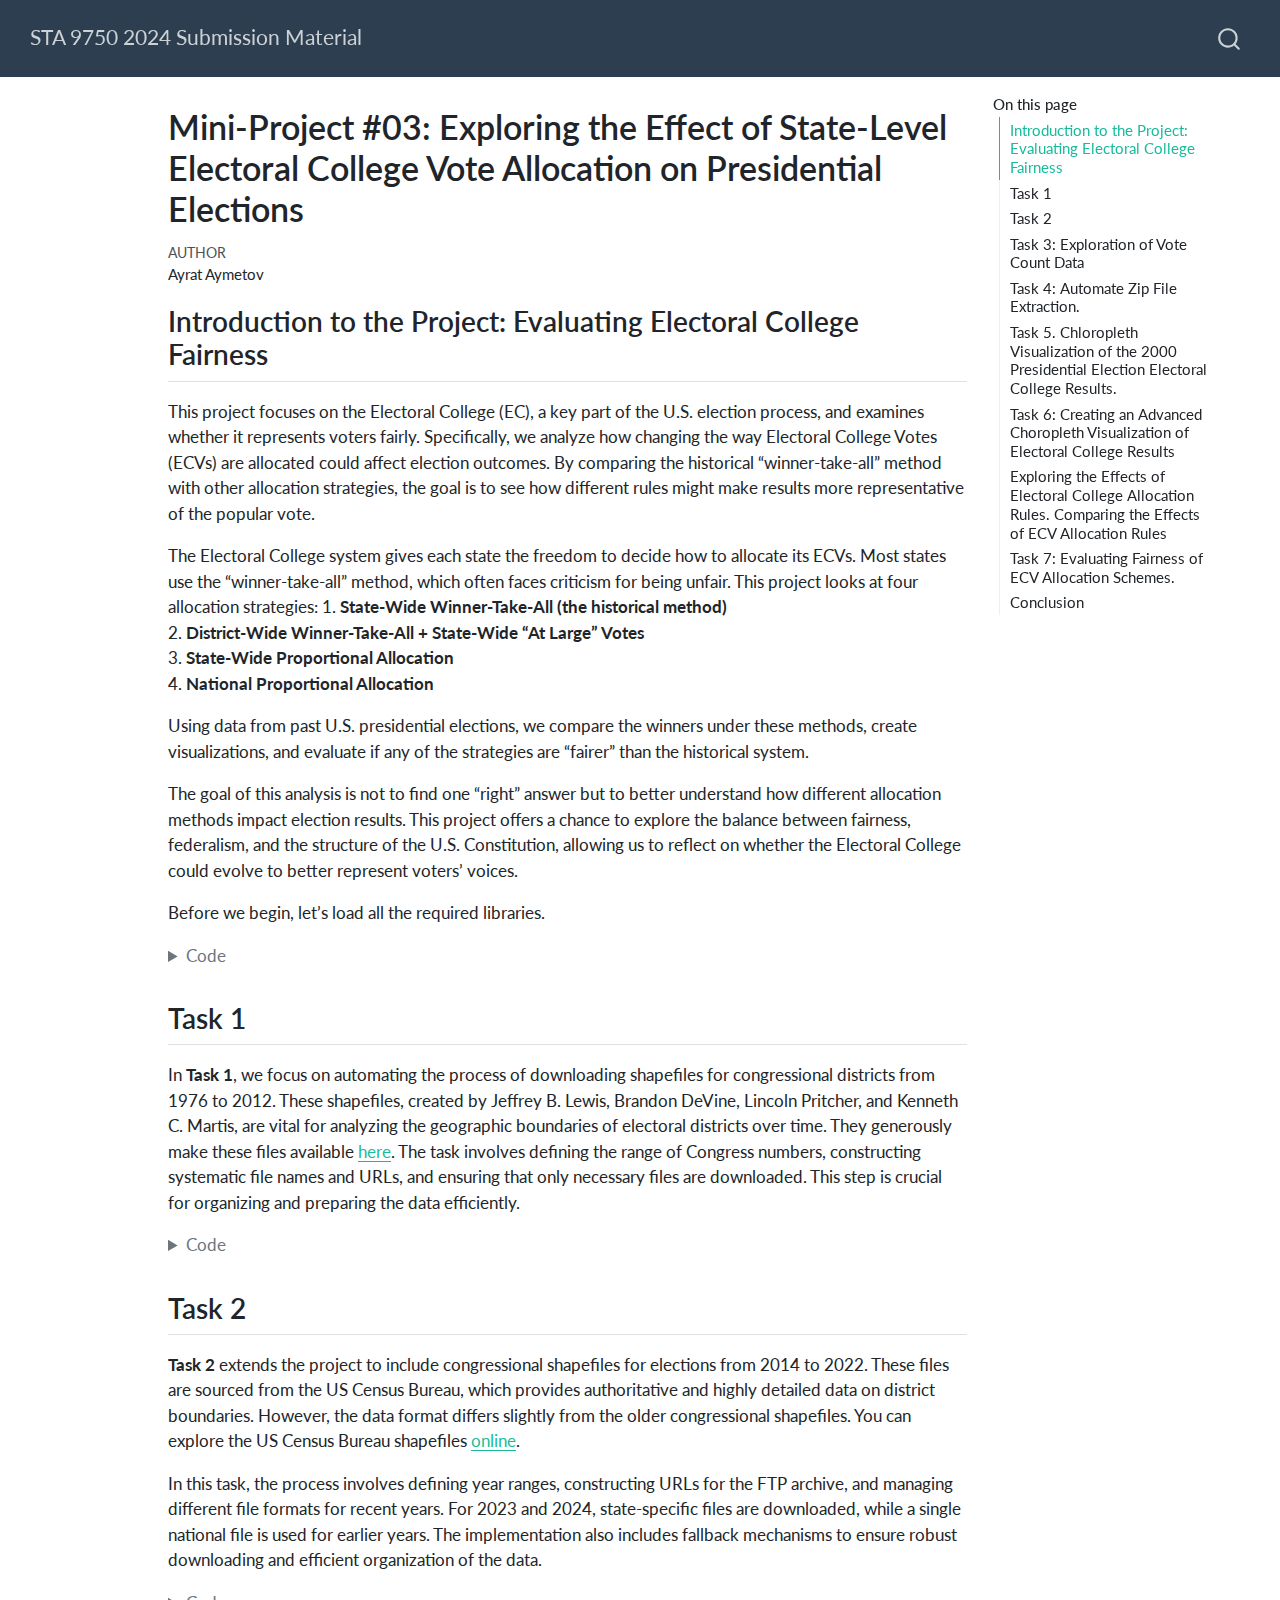
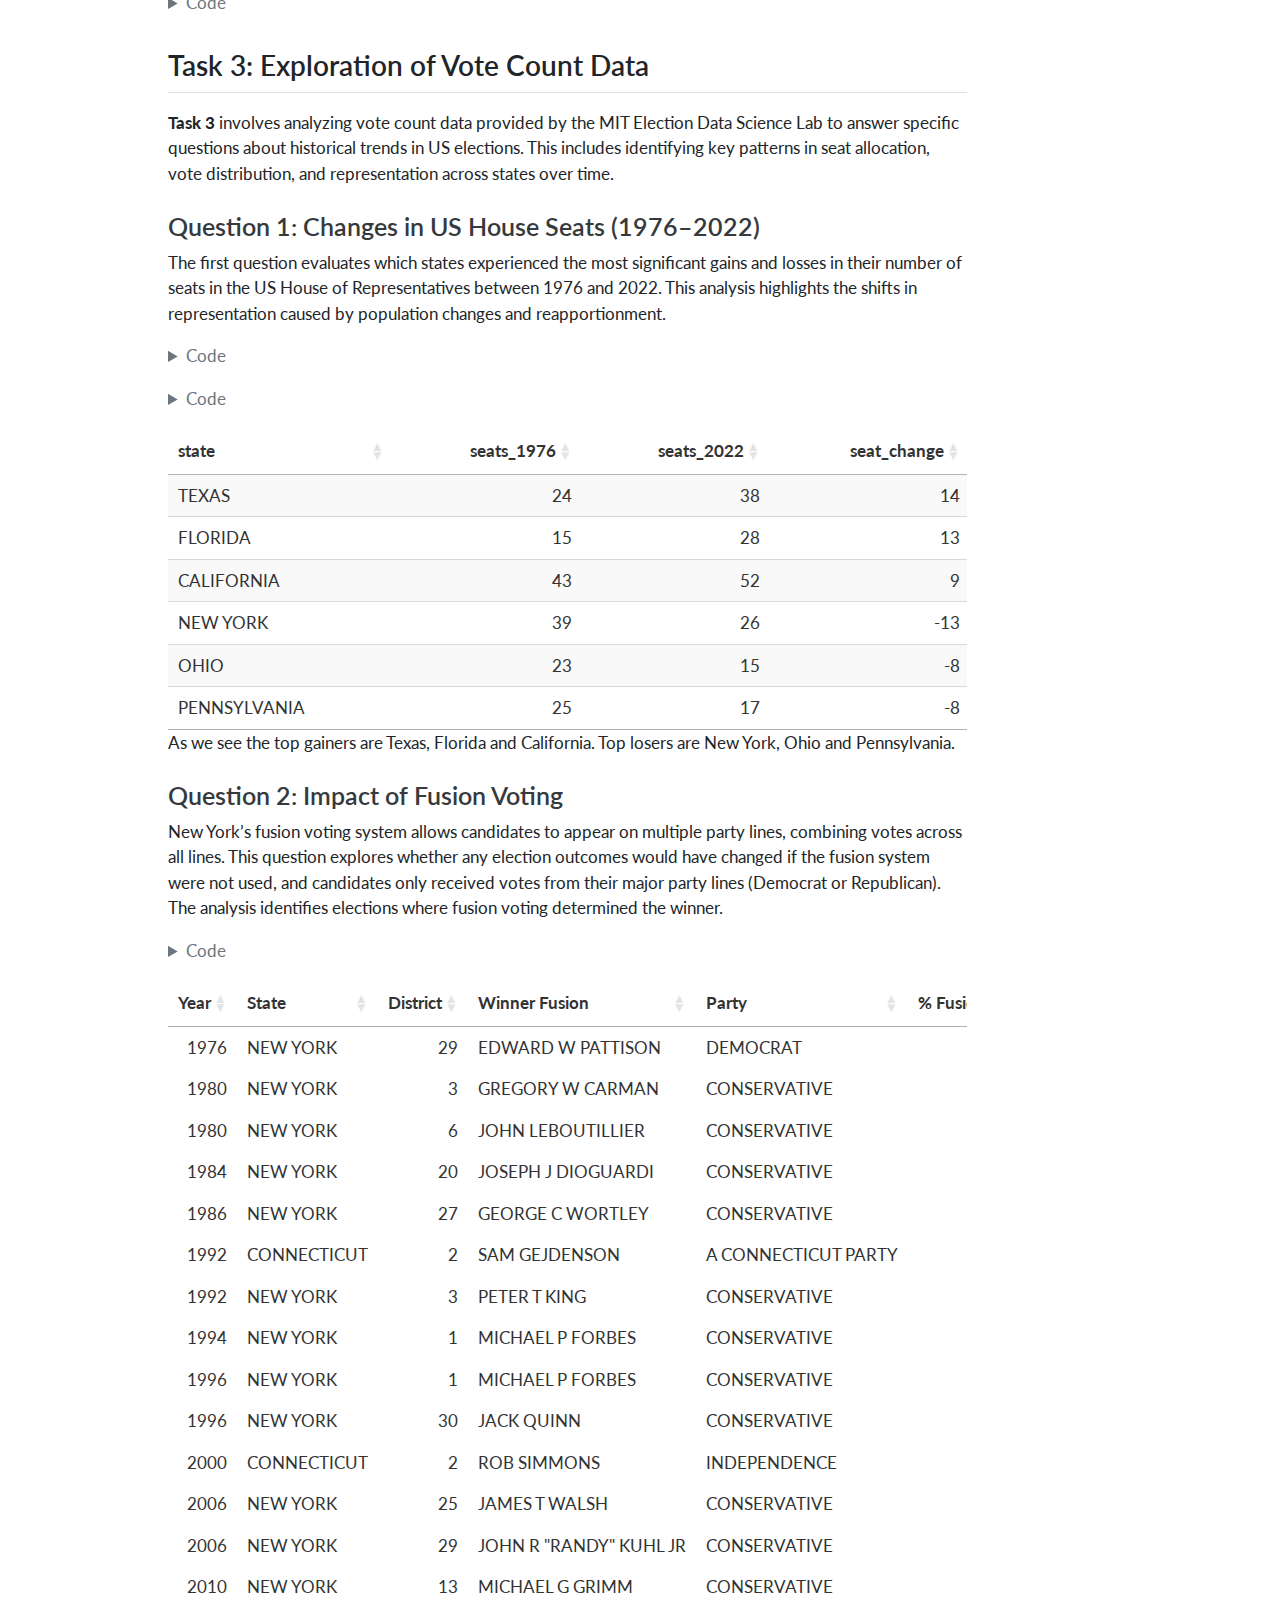
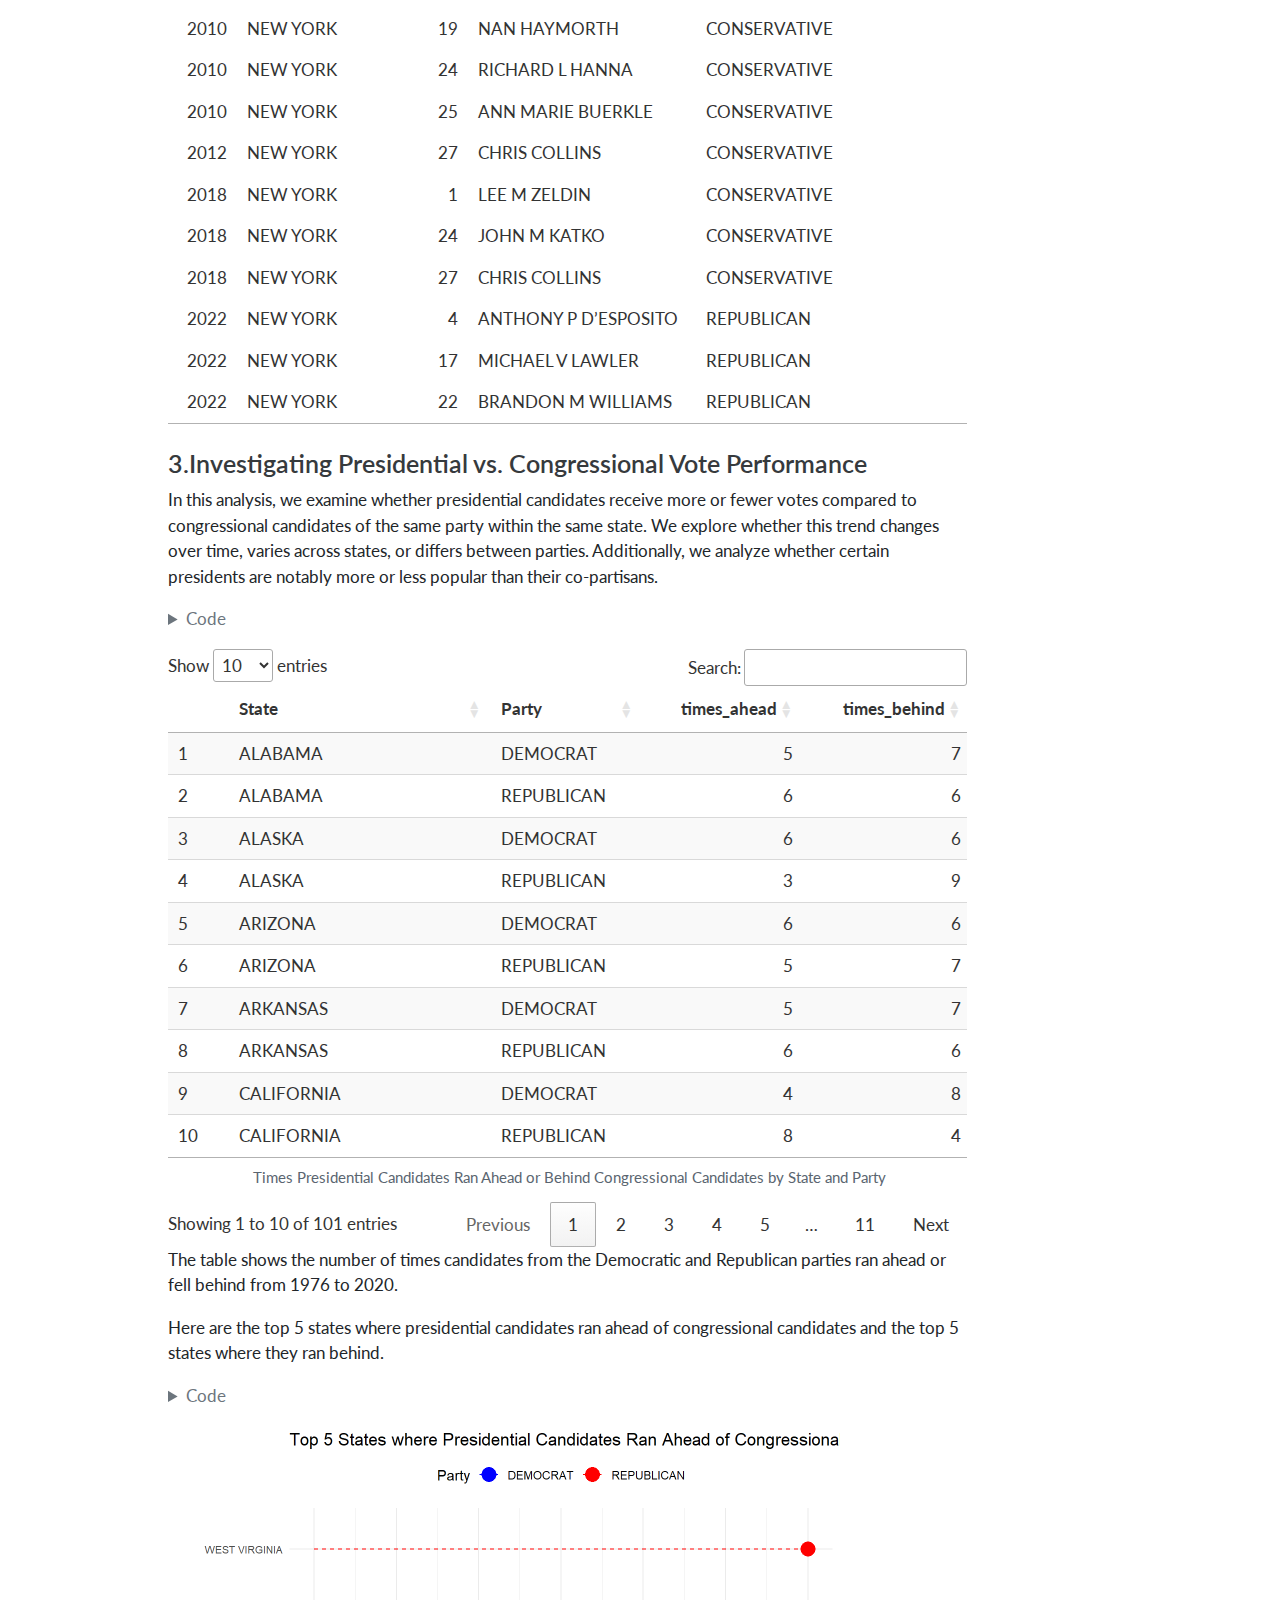
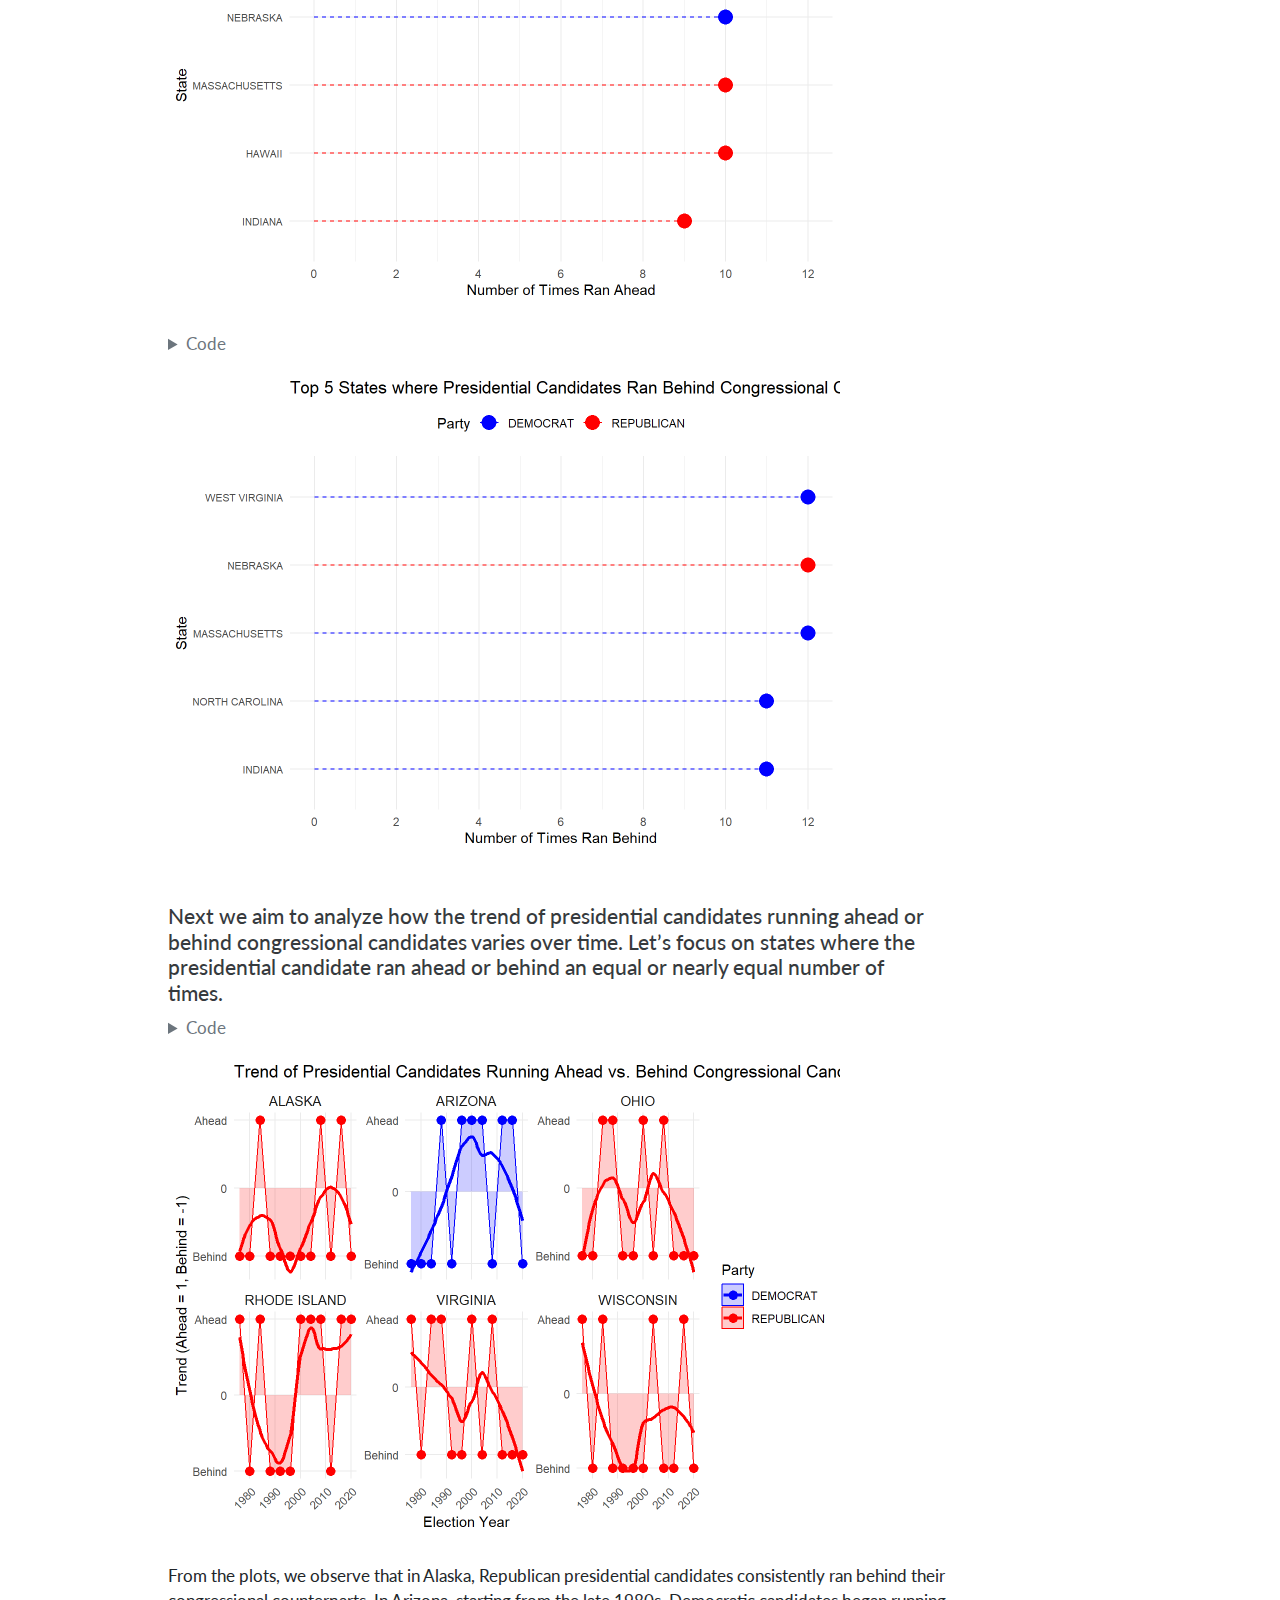
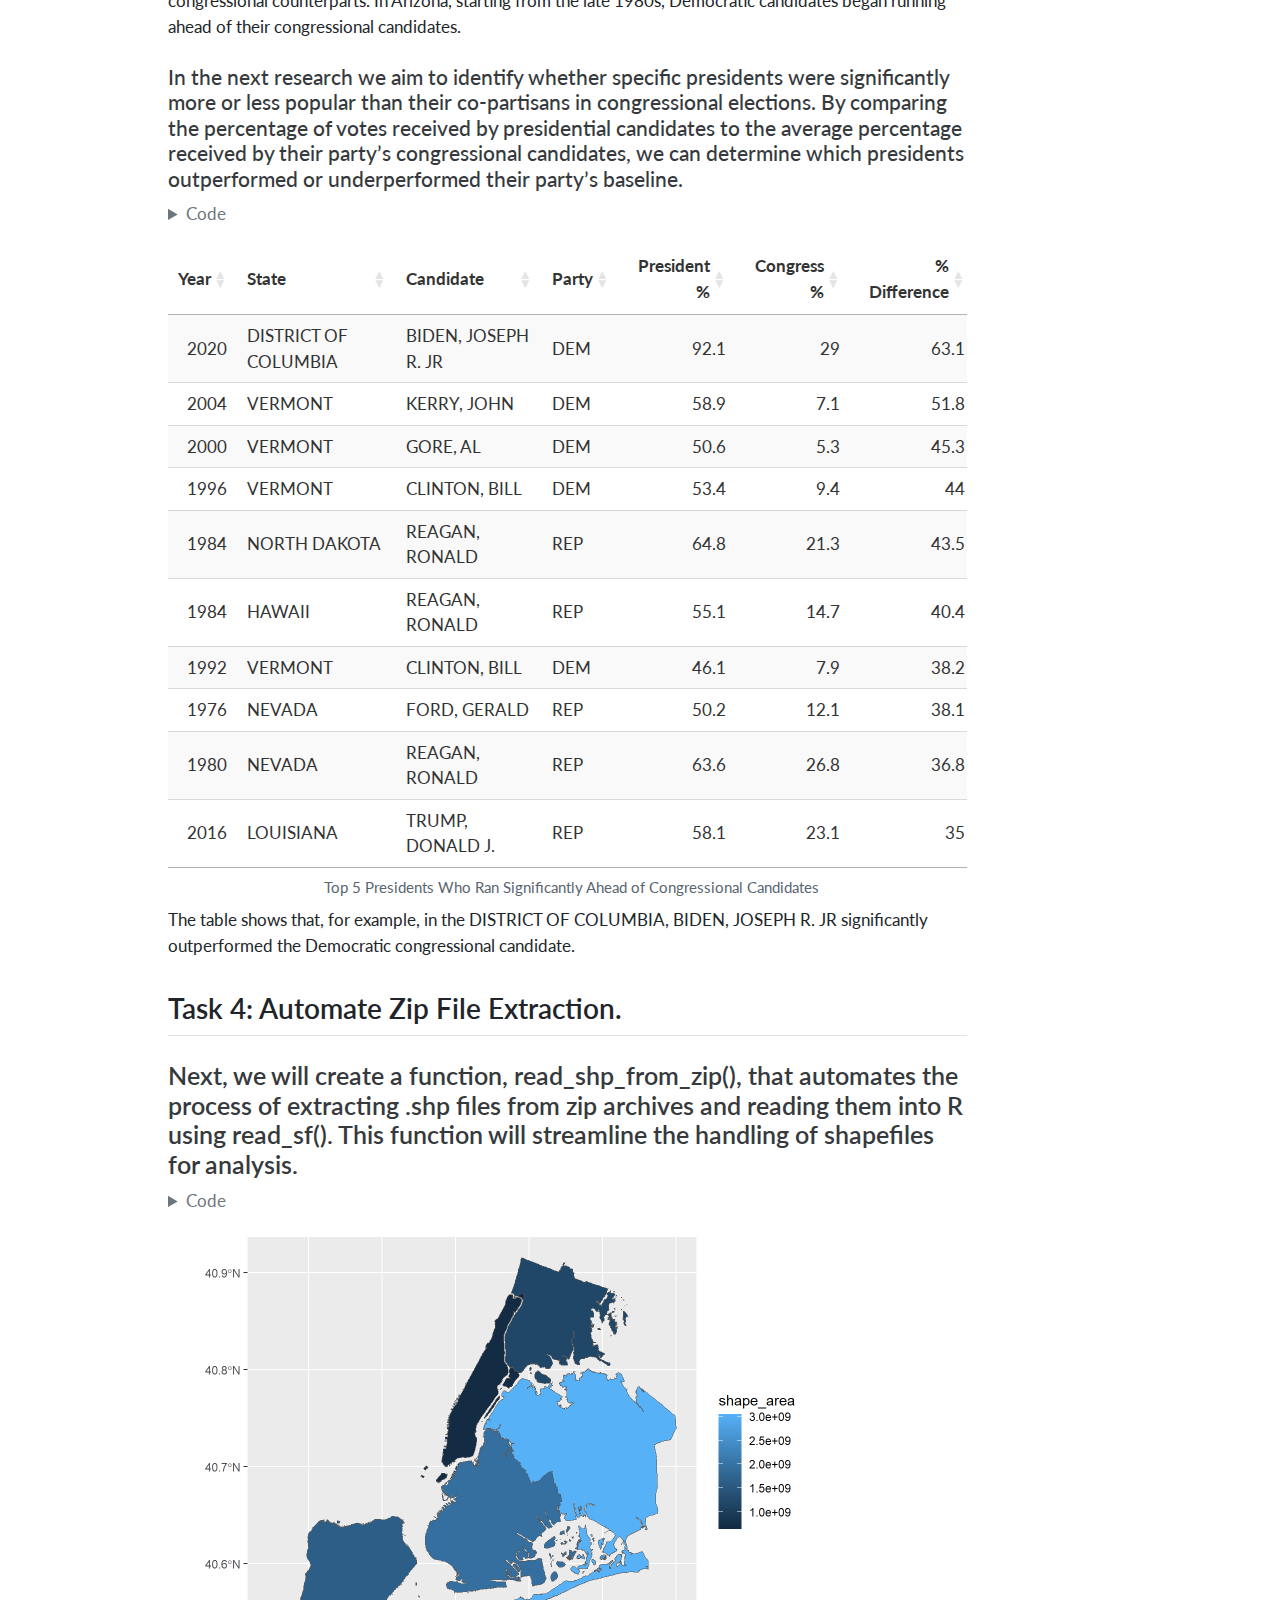
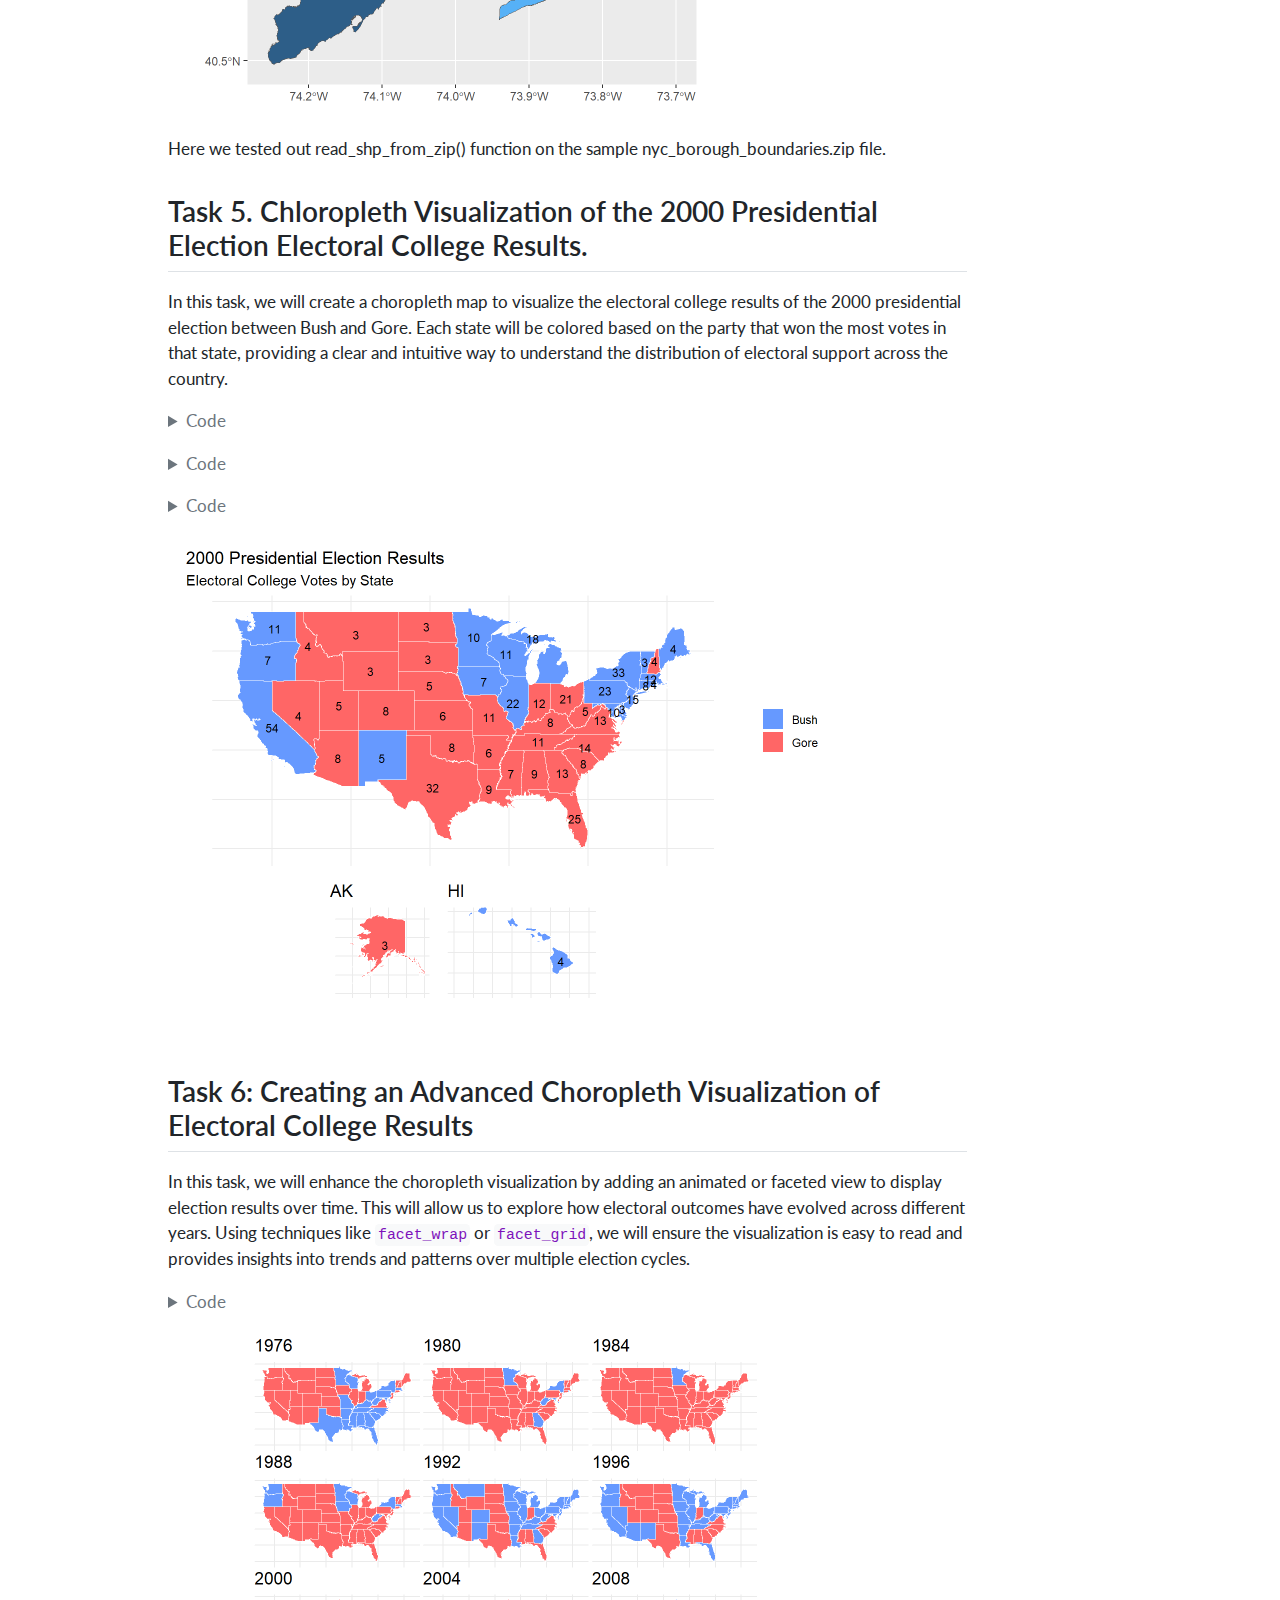
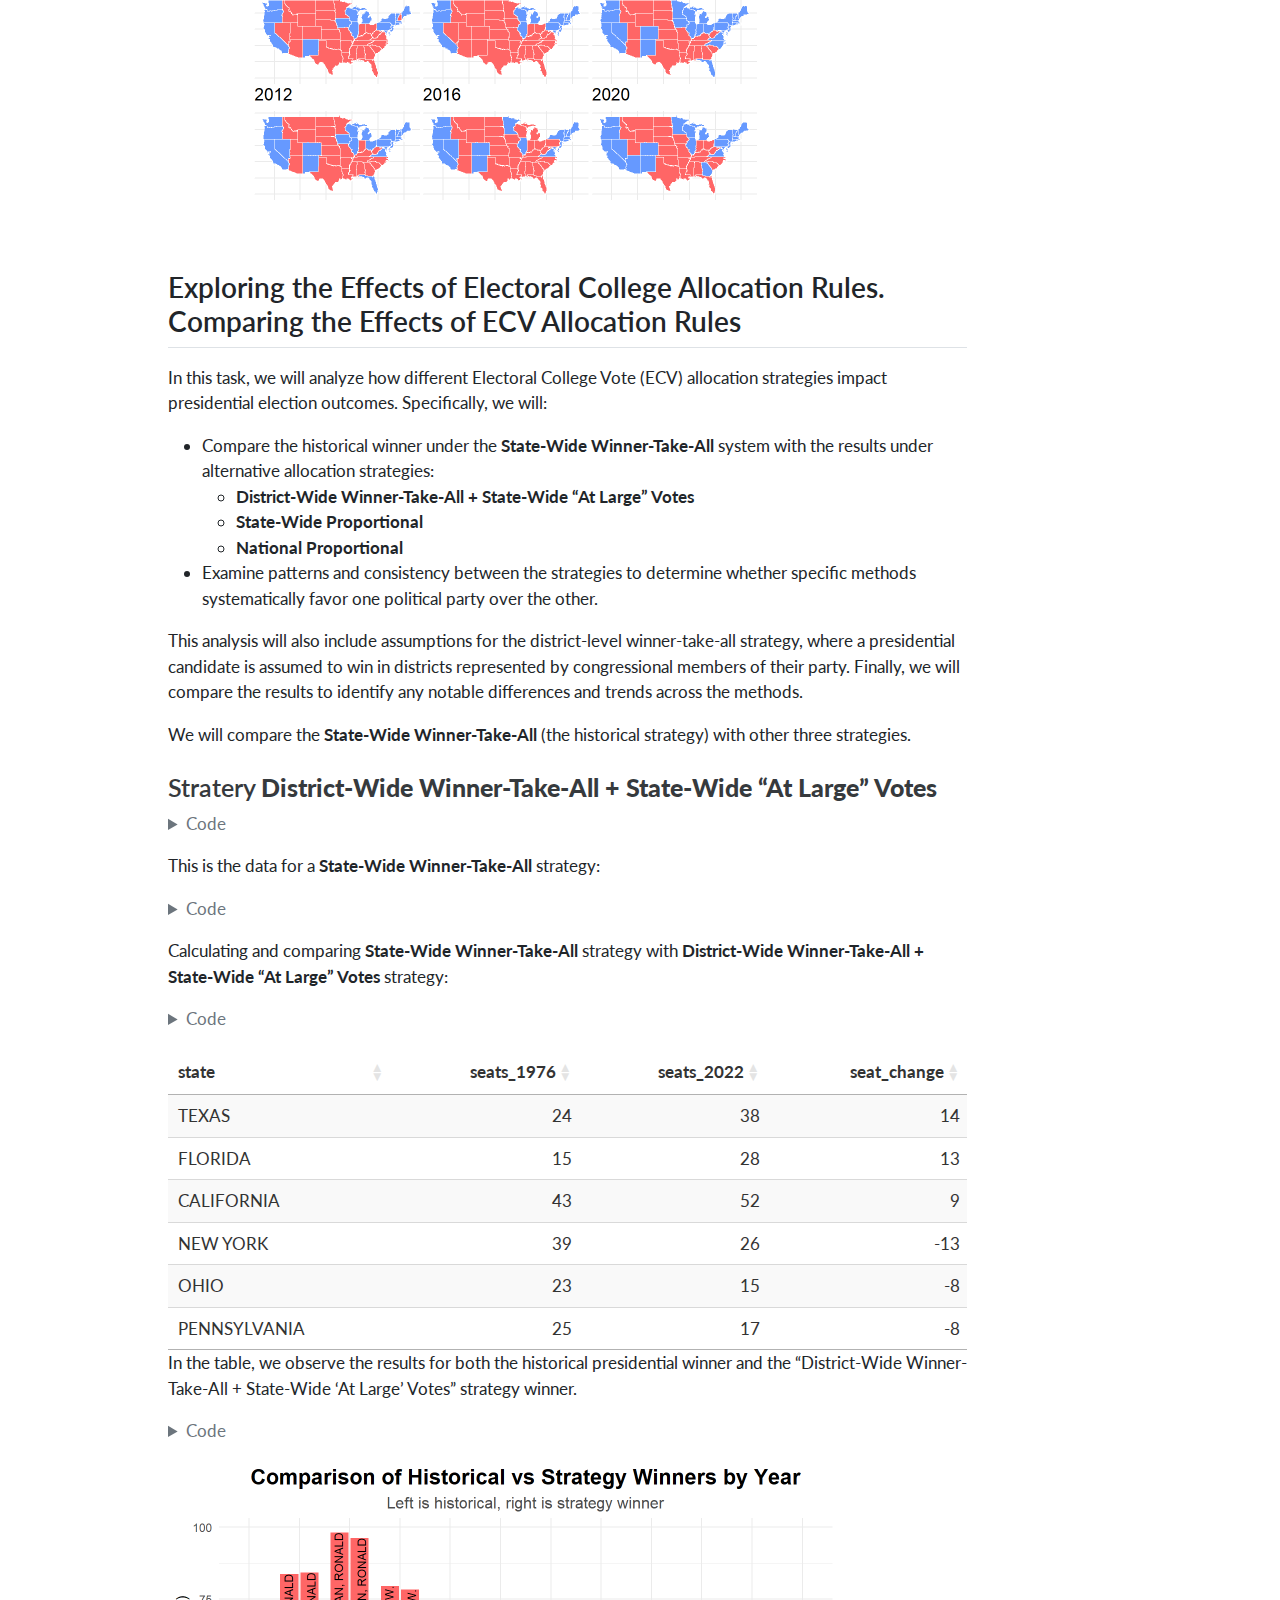
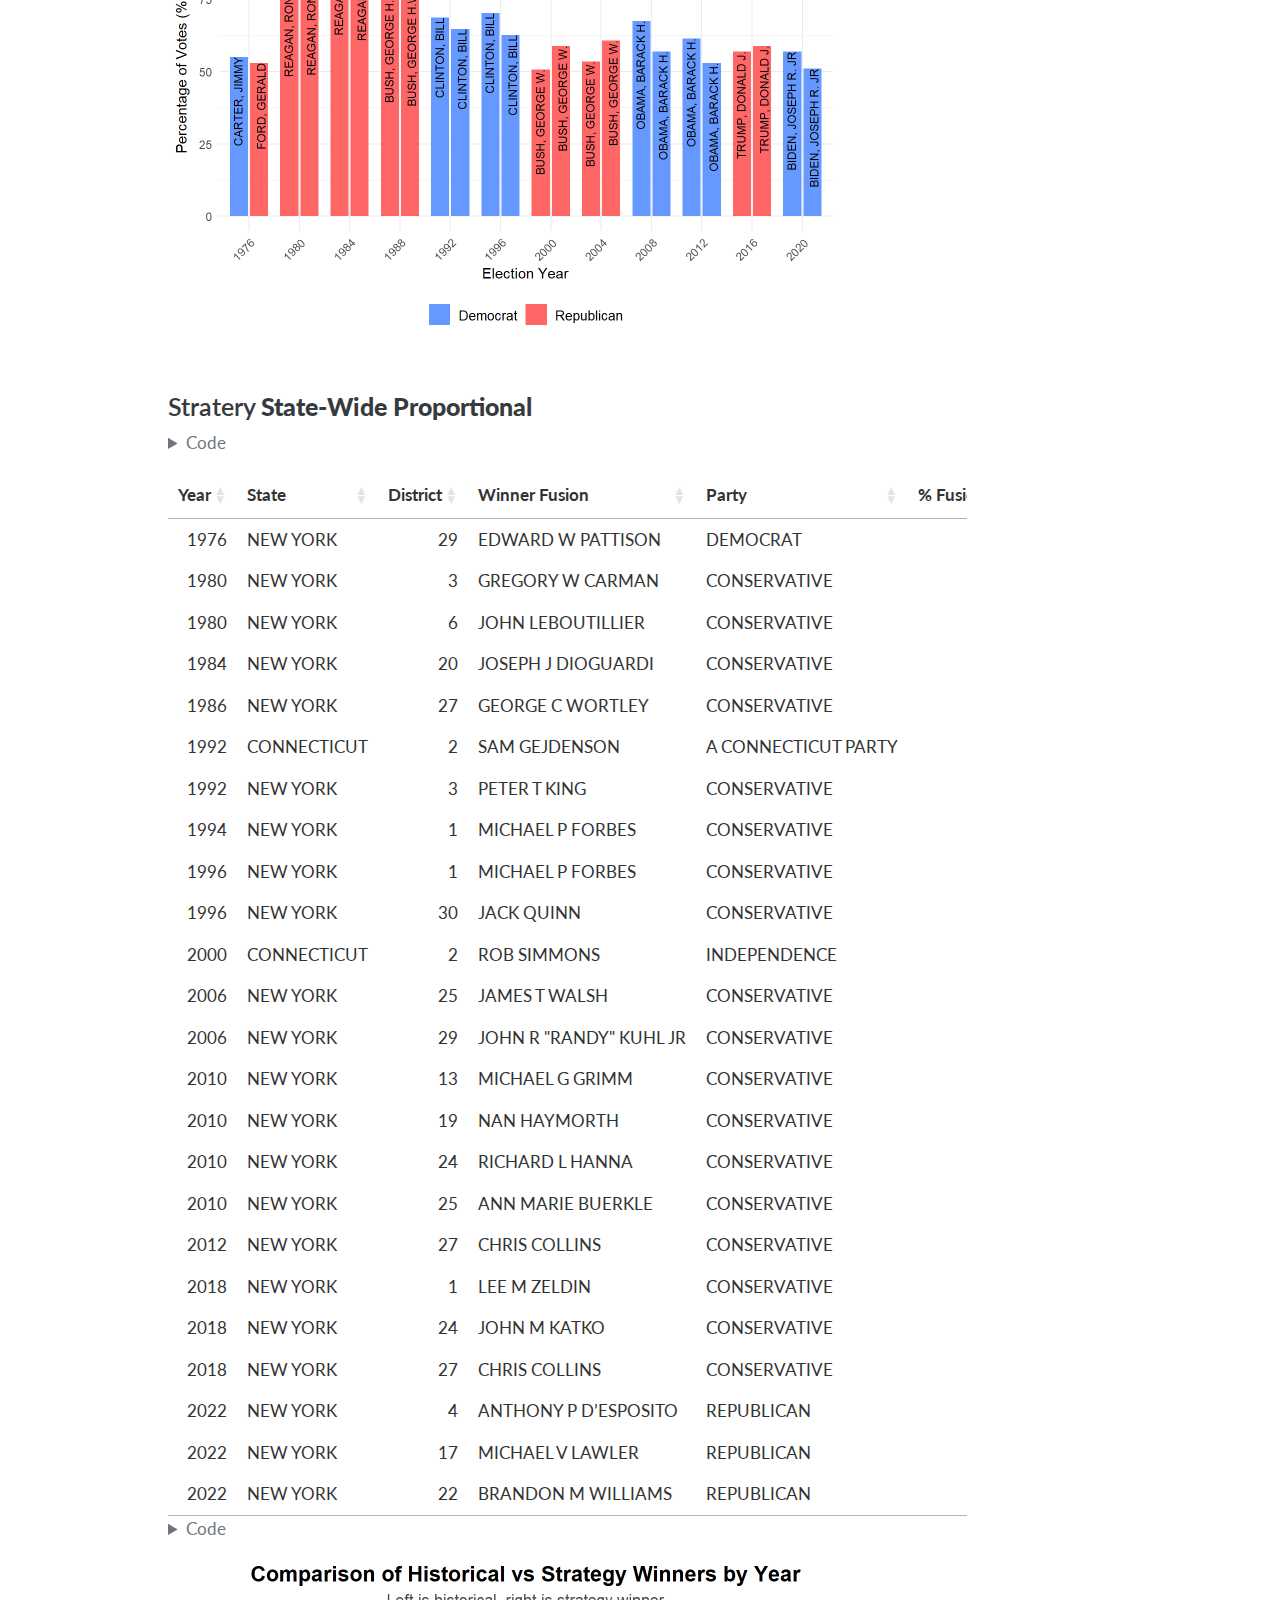
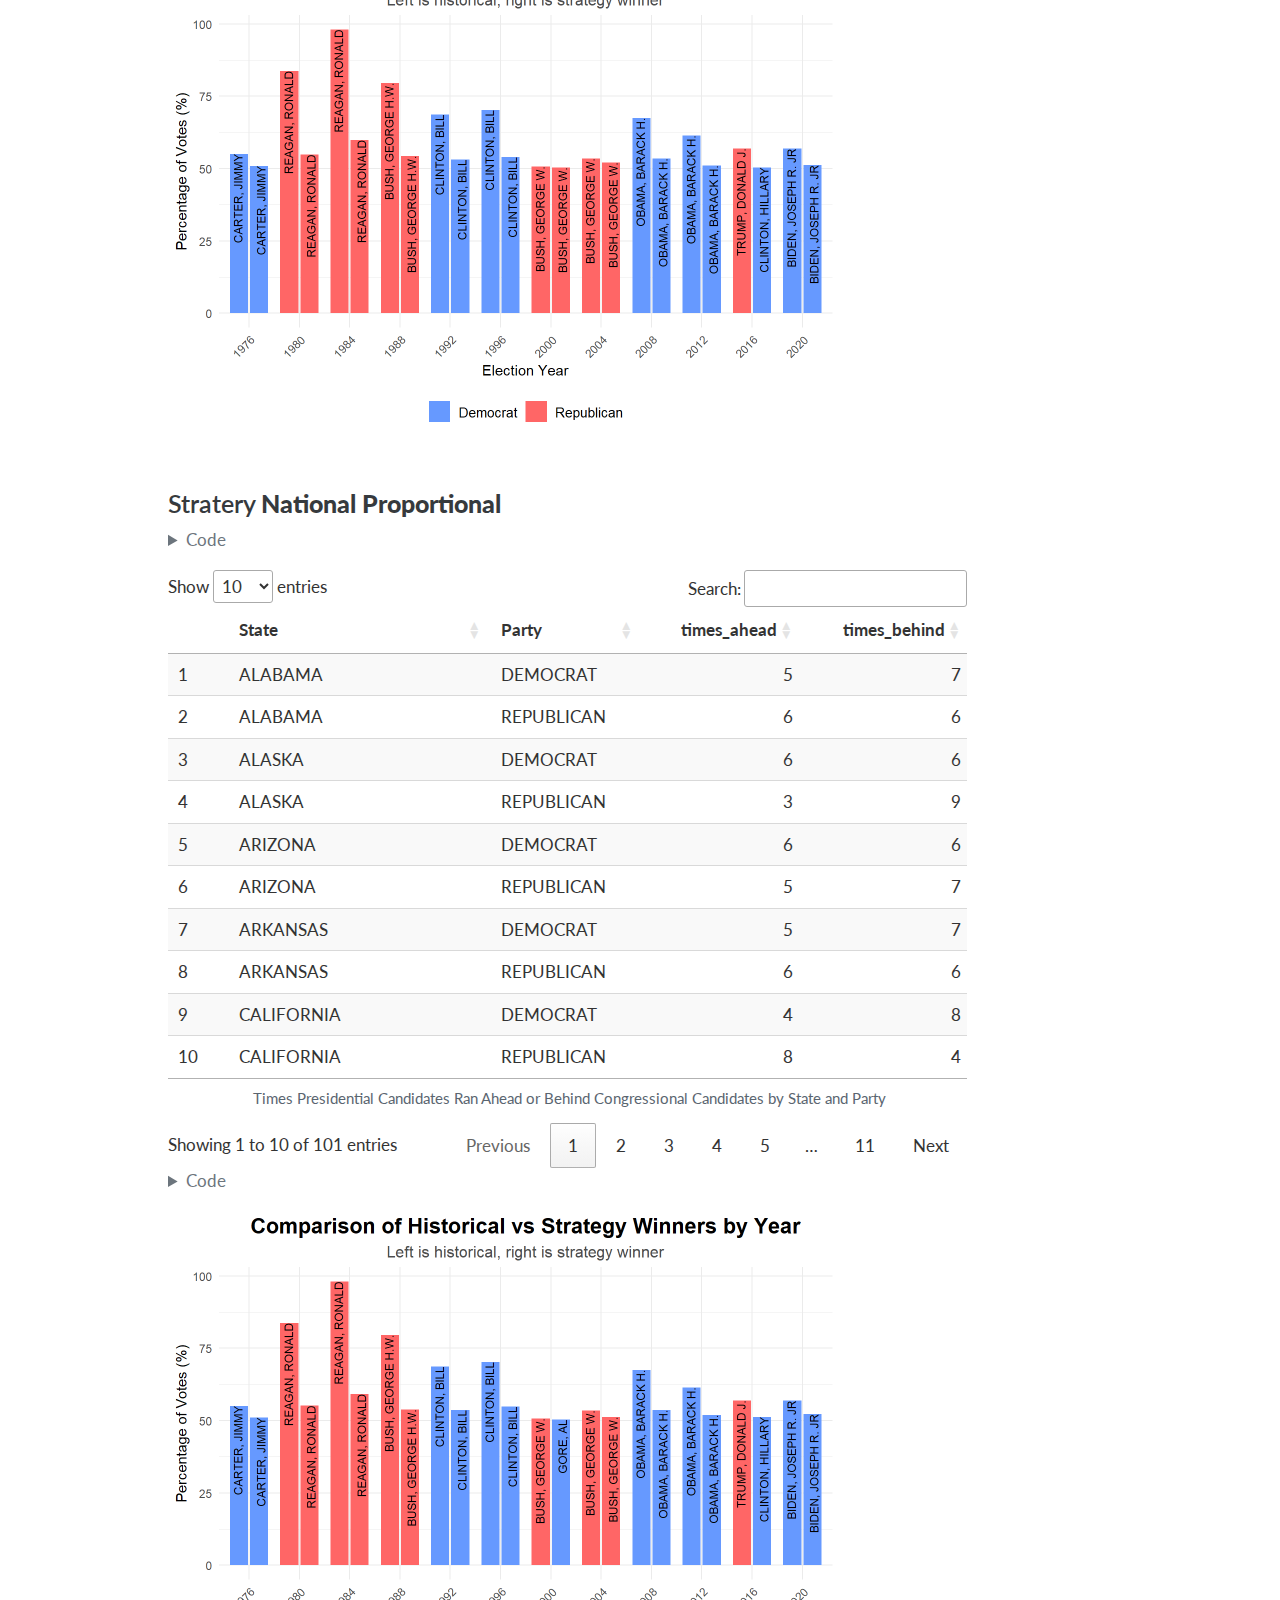
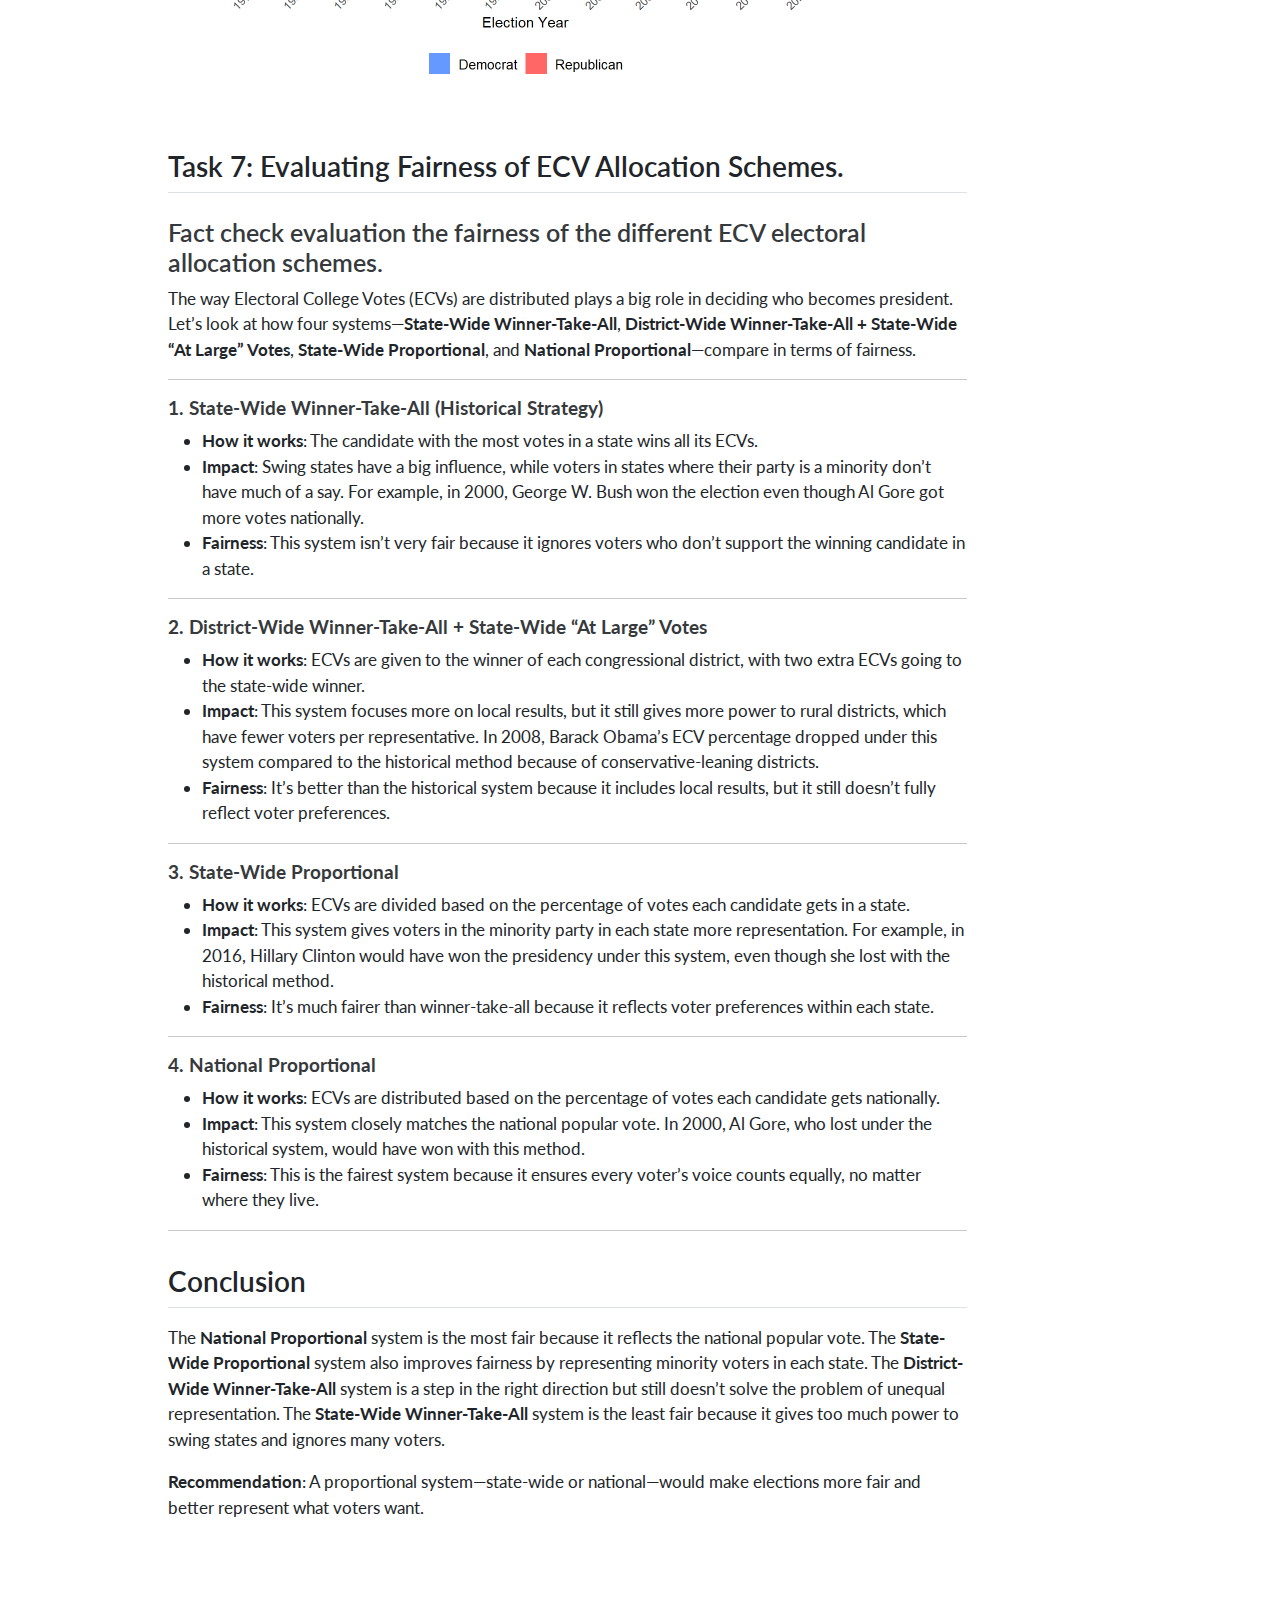
<file: docs/mp03.html>
<!DOCTYPE html>
<html xmlns="http://www.w3.org/1999/xhtml" lang="en" xml:lang="en"><head>

<meta charset="utf-8">
<meta name="generator" content="quarto-1.5.57">

<meta name="viewport" content="width=device-width, initial-scale=1.0, user-scalable=yes">

<meta name="author" content="Ayrat Aymetov">

<title>Mini-Project #03: Exploring the Effect of State-Level Electoral College Vote Allocation on Presidential Elections – STA 9750 2024 Submission Material</title>
<style>
code{white-space: pre-wrap;}
span.smallcaps{font-variant: small-caps;}
div.columns{display: flex; gap: min(4vw, 1.5em);}
div.column{flex: auto; overflow-x: auto;}
div.hanging-indent{margin-left: 1.5em; text-indent: -1.5em;}
ul.task-list{list-style: none;}
ul.task-list li input[type="checkbox"] {
  width: 0.8em;
  margin: 0 0.8em 0.2em -1em; /* quarto-specific, see https://github.com/quarto-dev/quarto-cli/issues/4556 */ 
  vertical-align: middle;
}
/* CSS for syntax highlighting */
pre > code.sourceCode { white-space: pre; position: relative; }
pre > code.sourceCode > span { line-height: 1.25; }
pre > code.sourceCode > span:empty { height: 1.2em; }
.sourceCode { overflow: visible; }
code.sourceCode > span { color: inherit; text-decoration: inherit; }
div.sourceCode { margin: 1em 0; }
pre.sourceCode { margin: 0; }
@media screen {
div.sourceCode { overflow: auto; }
}
@media print {
pre > code.sourceCode { white-space: pre-wrap; }
pre > code.sourceCode > span { display: inline-block; text-indent: -5em; padding-left: 5em; }
}
pre.numberSource code
  { counter-reset: source-line 0; }
pre.numberSource code > span
  { position: relative; left: -4em; counter-increment: source-line; }
pre.numberSource code > span > a:first-child::before
  { content: counter(source-line);
    position: relative; left: -1em; text-align: right; vertical-align: baseline;
    border: none; display: inline-block;
    -webkit-touch-callout: none; -webkit-user-select: none;
    -khtml-user-select: none; -moz-user-select: none;
    -ms-user-select: none; user-select: none;
    padding: 0 4px; width: 4em;
  }
pre.numberSource { margin-left: 3em;  padding-left: 4px; }
div.sourceCode
  {   }
@media screen {
pre > code.sourceCode > span > a:first-child::before { text-decoration: underline; }
}
</style>


<script src="site_libs/quarto-nav/quarto-nav.js"></script>
<script src="site_libs/quarto-nav/headroom.min.js"></script>
<script src="site_libs/clipboard/clipboard.min.js"></script>
<script src="site_libs/quarto-search/autocomplete.umd.js"></script>
<script src="site_libs/quarto-search/fuse.min.js"></script>
<script src="site_libs/quarto-search/quarto-search.js"></script>
<meta name="quarto:offset" content="./">
<script src="site_libs/quarto-html/quarto.js"></script>
<script src="site_libs/quarto-html/popper.min.js"></script>
<script src="site_libs/quarto-html/tippy.umd.min.js"></script>
<script src="site_libs/quarto-html/anchor.min.js"></script>
<link href="site_libs/quarto-html/tippy.css" rel="stylesheet">
<link href="site_libs/quarto-html/quarto-syntax-highlighting.css" rel="stylesheet" id="quarto-text-highlighting-styles">
<script src="site_libs/bootstrap/bootstrap.min.js"></script>
<link href="site_libs/bootstrap/bootstrap-icons.css" rel="stylesheet">
<link href="site_libs/bootstrap/bootstrap.min.css" rel="stylesheet" id="quarto-bootstrap" data-mode="light">
<script id="quarto-search-options" type="application/json">{
  "location": "navbar",
  "copy-button": false,
  "collapse-after": 3,
  "panel-placement": "end",
  "type": "overlay",
  "limit": 50,
  "keyboard-shortcut": [
    "f",
    "/",
    "s"
  ],
  "show-item-context": false,
  "language": {
    "search-no-results-text": "No results",
    "search-matching-documents-text": "matching documents",
    "search-copy-link-title": "Copy link to search",
    "search-hide-matches-text": "Hide additional matches",
    "search-more-match-text": "more match in this document",
    "search-more-matches-text": "more matches in this document",
    "search-clear-button-title": "Clear",
    "search-text-placeholder": "",
    "search-detached-cancel-button-title": "Cancel",
    "search-submit-button-title": "Submit",
    "search-label": "Search"
  }
}</script>
<link href="site_libs/htmltools-fill-0.5.8.1/fill.css" rel="stylesheet">

<script src="site_libs/htmlwidgets-1.6.4/htmlwidgets.js"></script>

<link href="site_libs/datatables-css-0.0.0/datatables-crosstalk.css" rel="stylesheet">

<script src="site_libs/datatables-binding-0.33/datatables.js"></script>

<script src="site_libs/jquery-3.6.0/jquery-3.6.0.min.js"></script>

<link href="site_libs/dt-core-1.13.6/css/jquery.dataTables.min.css" rel="stylesheet">

<link href="site_libs/dt-core-1.13.6/css/jquery.dataTables.extra.css" rel="stylesheet">

<script src="site_libs/dt-core-1.13.6/js/jquery.dataTables.min.js"></script>

<link href="site_libs/crosstalk-1.2.1/css/crosstalk.min.css" rel="stylesheet">

<script src="site_libs/crosstalk-1.2.1/js/crosstalk.min.js"></script>



</head>

<body class="nav-fixed">

<div id="quarto-search-results"></div>
  <header id="quarto-header" class="headroom fixed-top">
    <nav class="navbar navbar-expand-lg " data-bs-theme="dark">
      <div class="navbar-container container-fluid">
      <div class="navbar-brand-container mx-auto">
    <a class="navbar-brand" href="./index.html">
    <span class="navbar-title">STA 9750 2024 Submission Material</span>
    </a>
  </div>
        <div class="quarto-navbar-tools tools-end">
</div>
          <div id="quarto-search" class="" title="Search"></div>
      </div> <!-- /container-fluid -->
    </nav>
</header>
<!-- content -->
<div id="quarto-content" class="quarto-container page-columns page-rows-contents page-layout-article page-navbar">
<!-- sidebar -->
<!-- margin-sidebar -->
    <div id="quarto-margin-sidebar" class="sidebar margin-sidebar">
        <nav id="TOC" role="doc-toc" class="toc-active">
    <h2 id="toc-title">On this page</h2>
   
  <ul>
  <li><a href="#introduction-to-the-project-evaluating-electoral-college-fairness" id="toc-introduction-to-the-project-evaluating-electoral-college-fairness" class="nav-link active" data-scroll-target="#introduction-to-the-project-evaluating-electoral-college-fairness">Introduction to the Project: Evaluating Electoral College Fairness</a></li>
  <li><a href="#task-1" id="toc-task-1" class="nav-link" data-scroll-target="#task-1">Task 1</a></li>
  <li><a href="#task-2" id="toc-task-2" class="nav-link" data-scroll-target="#task-2">Task 2</a></li>
  <li><a href="#task-3-exploration-of-vote-count-data" id="toc-task-3-exploration-of-vote-count-data" class="nav-link" data-scroll-target="#task-3-exploration-of-vote-count-data">Task 3: Exploration of Vote Count Data</a>
  <ul class="collapse">
  <li><a href="#question-1-changes-in-us-house-seats-19762022" id="toc-question-1-changes-in-us-house-seats-19762022" class="nav-link" data-scroll-target="#question-1-changes-in-us-house-seats-19762022">Question 1: Changes in US House Seats (1976–2022)</a></li>
  <li><a href="#question-2-impact-of-fusion-voting" id="toc-question-2-impact-of-fusion-voting" class="nav-link" data-scroll-target="#question-2-impact-of-fusion-voting">Question 2: Impact of Fusion Voting</a></li>
  <li><a href="#investigating-presidential-vs.-congressional-vote-performance" id="toc-investigating-presidential-vs.-congressional-vote-performance" class="nav-link" data-scroll-target="#investigating-presidential-vs.-congressional-vote-performance">3.Investigating Presidential vs.&nbsp;Congressional Vote Performance</a></li>
  </ul></li>
  <li><a href="#task-4-automate-zip-file-extraction." id="toc-task-4-automate-zip-file-extraction." class="nav-link" data-scroll-target="#task-4-automate-zip-file-extraction.">Task 4: Automate Zip File Extraction.</a>
  <ul class="collapse">
  <li><a href="#next-we-will-create-a-function-read_shp_from_zip-that-automates-the-process-of-extracting-.shp-files-from-zip-archives-and-reading-them-into-r-using-read_sf.-this-function-will-streamline-the-handling-of-shapefiles-for-analysis." id="toc-next-we-will-create-a-function-read_shp_from_zip-that-automates-the-process-of-extracting-.shp-files-from-zip-archives-and-reading-them-into-r-using-read_sf.-this-function-will-streamline-the-handling-of-shapefiles-for-analysis." class="nav-link" data-scroll-target="#next-we-will-create-a-function-read_shp_from_zip-that-automates-the-process-of-extracting-.shp-files-from-zip-archives-and-reading-them-into-r-using-read_sf.-this-function-will-streamline-the-handling-of-shapefiles-for-analysis.">Next, we will create a function, read_shp_from_zip(), that automates the process of extracting .shp files from zip archives and reading them into R using read_sf(). This function will streamline the handling of shapefiles for analysis.</a></li>
  </ul></li>
  <li><a href="#task-5.-chloropleth-visualization-of-the-2000-presidential-election-electoral-college-results." id="toc-task-5.-chloropleth-visualization-of-the-2000-presidential-election-electoral-college-results." class="nav-link" data-scroll-target="#task-5.-chloropleth-visualization-of-the-2000-presidential-election-electoral-college-results.">Task 5. Chloropleth Visualization of the 2000 Presidential Election Electoral College Results.</a></li>
  <li><a href="#task-6-creating-an-advanced-choropleth-visualization-of-electoral-college-results" id="toc-task-6-creating-an-advanced-choropleth-visualization-of-electoral-college-results" class="nav-link" data-scroll-target="#task-6-creating-an-advanced-choropleth-visualization-of-electoral-college-results">Task 6: Creating an Advanced Choropleth Visualization of Electoral College Results</a></li>
  <li><a href="#exploring-the-effects-of-electoral-college-allocation-rules.-comparing-the-effects-of-ecv-allocation-rules" id="toc-exploring-the-effects-of-electoral-college-allocation-rules.-comparing-the-effects-of-ecv-allocation-rules" class="nav-link" data-scroll-target="#exploring-the-effects-of-electoral-college-allocation-rules.-comparing-the-effects-of-ecv-allocation-rules">Exploring the Effects of Electoral College Allocation Rules. Comparing the Effects of ECV Allocation Rules</a>
  <ul class="collapse">
  <li><a href="#stratery-district-wide-winner-take-all-state-wide-at-large-votes" id="toc-stratery-district-wide-winner-take-all-state-wide-at-large-votes" class="nav-link" data-scroll-target="#stratery-district-wide-winner-take-all-state-wide-at-large-votes">Stratery <strong>District-Wide Winner-Take-All + State-Wide “At Large” Votes</strong></a></li>
  <li><a href="#stratery-state-wide-proportional" id="toc-stratery-state-wide-proportional" class="nav-link" data-scroll-target="#stratery-state-wide-proportional">Stratery <strong>State-Wide Proportional</strong></a></li>
  <li><a href="#stratery-national-proportional" id="toc-stratery-national-proportional" class="nav-link" data-scroll-target="#stratery-national-proportional">Stratery <strong>National Proportional</strong></a></li>
  </ul></li>
  <li><a href="#task-7-evaluating-fairness-of-ecv-allocation-schemes." id="toc-task-7-evaluating-fairness-of-ecv-allocation-schemes." class="nav-link" data-scroll-target="#task-7-evaluating-fairness-of-ecv-allocation-schemes.">Task 7: Evaluating Fairness of ECV Allocation Schemes.</a>
  <ul class="collapse">
  <li><a href="#fact-check-evaluation-the-fairness-of-the-different-ecv-electoral-allocation-schemes." id="toc-fact-check-evaluation-the-fairness-of-the-different-ecv-electoral-allocation-schemes." class="nav-link" data-scroll-target="#fact-check-evaluation-the-fairness-of-the-different-ecv-electoral-allocation-schemes.">Fact check evaluation the fairness of the different ECV electoral allocation schemes.</a></li>
  </ul></li>
  <li><a href="#conclusion" id="toc-conclusion" class="nav-link" data-scroll-target="#conclusion">Conclusion</a></li>
  </ul>
</nav>
    </div>
<!-- main -->
<main class="content" id="quarto-document-content">

<header id="title-block-header" class="quarto-title-block default">
<div class="quarto-title">
<h1 class="title">Mini-Project #03: Exploring the Effect of State-Level Electoral College Vote Allocation on Presidential Elections</h1>
</div>



<div class="quarto-title-meta">

    <div>
    <div class="quarto-title-meta-heading">Author</div>
    <div class="quarto-title-meta-contents">
             <p>Ayrat Aymetov </p>
          </div>
  </div>
    
  
    
  </div>
  


</header>


<section id="introduction-to-the-project-evaluating-electoral-college-fairness" class="level2">
<h2 class="anchored" data-anchor-id="introduction-to-the-project-evaluating-electoral-college-fairness">Introduction to the Project: Evaluating Electoral College Fairness</h2>
<p>This project focuses on the Electoral College (EC), a key part of the U.S. election process, and examines whether it represents voters fairly. Specifically, we analyze how changing the way Electoral College Votes (ECVs) are allocated could affect election outcomes. By comparing the historical “winner-take-all” method with other allocation strategies, the goal is to see how different rules might make results more representative of the popular vote.</p>
<p>The Electoral College system gives each state the freedom to decide how to allocate its ECVs. Most states use the “winner-take-all” method, which often faces criticism for being unfair. This project looks at four allocation strategies: 1. <strong>State-Wide Winner-Take-All (the historical method)</strong><br>
2. <strong>District-Wide Winner-Take-All + State-Wide “At Large” Votes</strong><br>
3. <strong>State-Wide Proportional Allocation</strong><br>
4. <strong>National Proportional Allocation</strong></p>
<p>Using data from past U.S. presidential elections, we compare the winners under these methods, create visualizations, and evaluate if any of the strategies are “fairer” than the historical system.</p>
<p>The goal of this analysis is not to find one “right” answer but to better understand how different allocation methods impact election results. This project offers a chance to explore the balance between fairness, federalism, and the structure of the U.S. Constitution, allowing us to reflect on whether the Electoral College could evolve to better represent voters’ voices.</p>
<p>Before we begin, let’s load all the required libraries.</p>
<div class="cell">
<details class="code-fold">
<summary>Code</summary>
<div class="sourceCode cell-code" id="cb1"><pre class="sourceCode r code-with-copy"><code class="sourceCode r"><span id="cb1-1"><a href="#cb1-1" aria-hidden="true" tabindex="-1"></a><span class="cf">if</span> (<span class="sc">!</span><span class="fu">require</span>(tidyverse)) <span class="fu">install.packages</span>(<span class="st">"tidyverse"</span>)</span>
<span id="cb1-2"><a href="#cb1-2" aria-hidden="true" tabindex="-1"></a><span class="cf">if</span> (<span class="sc">!</span><span class="fu">require</span>(DT)) <span class="fu">install.packages</span>(<span class="st">"DT"</span>)</span>
<span id="cb1-3"><a href="#cb1-3" aria-hidden="true" tabindex="-1"></a><span class="cf">if</span> (<span class="sc">!</span><span class="fu">require</span>(sf)) <span class="fu">install.packages</span>(<span class="st">"sf"</span>)</span>
<span id="cb1-4"><a href="#cb1-4" aria-hidden="true" tabindex="-1"></a><span class="cf">if</span> (<span class="sc">!</span><span class="fu">require</span>(patchwork)) <span class="fu">install.packages</span>(<span class="st">"patchwork"</span>)</span>
<span id="cb1-5"><a href="#cb1-5" aria-hidden="true" tabindex="-1"></a><span class="cf">if</span> (<span class="sc">!</span><span class="fu">require</span>(stringr)) <span class="fu">install.packages</span>(<span class="st">"stringr"</span>)</span>
<span id="cb1-6"><a href="#cb1-6" aria-hidden="true" tabindex="-1"></a></span>
<span id="cb1-7"><a href="#cb1-7" aria-hidden="true" tabindex="-1"></a><span class="fu">library</span>(tidyverse)</span>
<span id="cb1-8"><a href="#cb1-8" aria-hidden="true" tabindex="-1"></a><span class="fu">library</span>(DT)</span>
<span id="cb1-9"><a href="#cb1-9" aria-hidden="true" tabindex="-1"></a><span class="fu">library</span>(sf)</span>
<span id="cb1-10"><a href="#cb1-10" aria-hidden="true" tabindex="-1"></a><span class="fu">library</span>(patchwork)</span>
<span id="cb1-11"><a href="#cb1-11" aria-hidden="true" tabindex="-1"></a><span class="fu">library</span>(stringr)</span></code><button title="Copy to Clipboard" class="code-copy-button"><i class="bi"></i></button></pre></div>
</details>
</div>
</section>
<section id="task-1" class="level2">
<h2 class="anchored" data-anchor-id="task-1">Task 1</h2>
<p>In <strong>Task 1</strong>, we focus on automating the process of downloading shapefiles for congressional districts from 1976 to 2012. These shapefiles, created by Jeffrey B. Lewis, Brandon DeVine, Lincoln Pritcher, and Kenneth C. Martis, are vital for analyzing the geographic boundaries of electoral districts over time. They generously make these files available <a href="https://cdmaps.polisci.ucla.edu/">here</a>. The task involves defining the range of Congress numbers, constructing systematic file names and URLs, and ensuring that only necessary files are downloaded. This step is crucial for organizing and preparing the data efficiently.</p>
<div class="cell">
<details class="code-fold">
<summary>Code</summary>
<div class="sourceCode cell-code" id="cb2"><pre class="sourceCode r code-with-copy"><code class="sourceCode r"><span id="cb2-1"><a href="#cb2-1" aria-hidden="true" tabindex="-1"></a>congress_numbers <span class="ot">&lt;-</span> <span class="dv">94</span><span class="sc">:</span><span class="dv">112</span></span>
<span id="cb2-2"><a href="#cb2-2" aria-hidden="true" tabindex="-1"></a>base_url <span class="ot">&lt;-</span> <span class="st">"https://cdmaps.polisci.ucla.edu/shp/"</span></span>
<span id="cb2-3"><a href="#cb2-3" aria-hidden="true" tabindex="-1"></a><span class="fu">dir.create</span>(<span class="st">"congress_shapefiles"</span>, <span class="at">showWarnings =</span> <span class="cn">FALSE</span>)</span>
<span id="cb2-4"><a href="#cb2-4" aria-hidden="true" tabindex="-1"></a></span>
<span id="cb2-5"><a href="#cb2-5" aria-hidden="true" tabindex="-1"></a><span class="cf">for</span> (congress <span class="cf">in</span> congress_numbers) {</span>
<span id="cb2-6"><a href="#cb2-6" aria-hidden="true" tabindex="-1"></a>  file_name <span class="ot">&lt;-</span> <span class="fu">paste0</span>(<span class="st">"districts"</span>, <span class="fu">sprintf</span>(<span class="st">"%03d"</span>, congress), <span class="st">".zip"</span>)</span>
<span id="cb2-7"><a href="#cb2-7" aria-hidden="true" tabindex="-1"></a>  file_url <span class="ot">&lt;-</span> <span class="fu">paste0</span>(base_url, file_name)</span>
<span id="cb2-8"><a href="#cb2-8" aria-hidden="true" tabindex="-1"></a>  dest_file <span class="ot">&lt;-</span> <span class="fu">file.path</span>(<span class="st">"congress_shapefiles"</span>, file_name)</span>
<span id="cb2-9"><a href="#cb2-9" aria-hidden="true" tabindex="-1"></a>  </span>
<span id="cb2-10"><a href="#cb2-10" aria-hidden="true" tabindex="-1"></a>  <span class="fu">tryCatch</span>({</span>
<span id="cb2-11"><a href="#cb2-11" aria-hidden="true" tabindex="-1"></a>    <span class="fu">download.file</span>(file_url, <span class="at">destfile =</span> dest_file, <span class="at">mode =</span> <span class="st">"wb"</span>)</span>
<span id="cb2-12"><a href="#cb2-12" aria-hidden="true" tabindex="-1"></a>    <span class="fu">message</span>(<span class="st">"Downloaded "</span>, file_name)</span>
<span id="cb2-13"><a href="#cb2-13" aria-hidden="true" tabindex="-1"></a>  }, <span class="at">error =</span> <span class="cf">function</span>(e) {</span>
<span id="cb2-14"><a href="#cb2-14" aria-hidden="true" tabindex="-1"></a>    <span class="fu">message</span>(<span class="st">"Failed to download "</span>, file_name, <span class="st">": "</span>, e<span class="sc">$</span>message)</span>
<span id="cb2-15"><a href="#cb2-15" aria-hidden="true" tabindex="-1"></a>  })</span>
<span id="cb2-16"><a href="#cb2-16" aria-hidden="true" tabindex="-1"></a>}</span></code><button title="Copy to Clipboard" class="code-copy-button"><i class="bi"></i></button></pre></div>
</details>
</div>
</section>
<section id="task-2" class="level2">
<h2 class="anchored" data-anchor-id="task-2">Task 2</h2>
<p><strong>Task 2</strong> extends the project to include congressional shapefiles for elections from 2014 to 2022. These files are sourced from the US Census Bureau, which provides authoritative and highly detailed data on district boundaries. However, the data format differs slightly from the older congressional shapefiles. You can explore the US Census Bureau shapefiles <a href="https://www.census.gov/geographies/mapping-files/time-series/geo/tiger-line-file.html">online</a>.</p>
<p>In this task, the process involves defining year ranges, constructing URLs for the FTP archive, and managing different file formats for recent years. For 2023 and 2024, state-specific files are downloaded, while a single national file is used for earlier years. The implementation also includes fallback mechanisms to ensure robust downloading and efficient organization of the data.</p>
<div class="cell">
<details class="code-fold">
<summary>Code</summary>
<div class="sourceCode cell-code" id="cb3"><pre class="sourceCode r code-with-copy"><code class="sourceCode r"><span id="cb3-1"><a href="#cb3-1" aria-hidden="true" tabindex="-1"></a>years <span class="ot">&lt;-</span> <span class="dv">2014</span><span class="sc">:</span><span class="dv">2024</span></span>
<span id="cb3-2"><a href="#cb3-2" aria-hidden="true" tabindex="-1"></a>base_url <span class="ot">&lt;-</span> <span class="st">"https://www2.census.gov/geo/tiger/"</span></span>
<span id="cb3-3"><a href="#cb3-3" aria-hidden="true" tabindex="-1"></a><span class="fu">dir.create</span>(<span class="st">"census_shapefiles"</span>, <span class="at">showWarnings =</span> <span class="cn">FALSE</span>)</span>
<span id="cb3-4"><a href="#cb3-4" aria-hidden="true" tabindex="-1"></a>last_successful_congress <span class="ot">&lt;-</span> <span class="dv">114</span></span>
<span id="cb3-5"><a href="#cb3-5" aria-hidden="true" tabindex="-1"></a></span>
<span id="cb3-6"><a href="#cb3-6" aria-hidden="true" tabindex="-1"></a><span class="cf">for</span> (year <span class="cf">in</span> years) {</span>
<span id="cb3-7"><a href="#cb3-7" aria-hidden="true" tabindex="-1"></a>  year_url <span class="ot">&lt;-</span> <span class="fu">paste0</span>(base_url, <span class="st">"TIGER"</span>, year, <span class="st">"/CD/"</span>)</span>
<span id="cb3-8"><a href="#cb3-8" aria-hidden="true" tabindex="-1"></a>  any_file_downloaded <span class="ot">&lt;-</span> <span class="cn">FALSE</span></span>
<span id="cb3-9"><a href="#cb3-9" aria-hidden="true" tabindex="-1"></a>  </span>
<span id="cb3-10"><a href="#cb3-10" aria-hidden="true" tabindex="-1"></a>  <span class="cf">for</span> (congress <span class="cf">in</span> last_successful_congress<span class="sc">:</span><span class="dv">119</span>) {</span>
<span id="cb3-11"><a href="#cb3-11" aria-hidden="true" tabindex="-1"></a>    congress_success <span class="ot">&lt;-</span> <span class="cn">FALSE</span></span>
<span id="cb3-12"><a href="#cb3-12" aria-hidden="true" tabindex="-1"></a>    </span>
<span id="cb3-13"><a href="#cb3-13" aria-hidden="true" tabindex="-1"></a>    <span class="cf">if</span> (year <span class="sc">%in%</span> <span class="fu">c</span>(<span class="dv">2023</span>, <span class="dv">2024</span>)) {</span>
<span id="cb3-14"><a href="#cb3-14" aria-hidden="true" tabindex="-1"></a>      <span class="cf">for</span> (j <span class="cf">in</span> <span class="dv">1</span><span class="sc">:</span><span class="dv">78</span>) {</span>
<span id="cb3-15"><a href="#cb3-15" aria-hidden="true" tabindex="-1"></a>        state_code <span class="ot">&lt;-</span> <span class="fu">sprintf</span>(<span class="st">"%02d"</span>, j)</span>
<span id="cb3-16"><a href="#cb3-16" aria-hidden="true" tabindex="-1"></a>        file_name <span class="ot">&lt;-</span> <span class="fu">paste0</span>(<span class="st">"tl_"</span>, year, <span class="st">"_"</span>, state_code, <span class="st">"_cd"</span>, congress, <span class="st">".zip"</span>)</span>
<span id="cb3-17"><a href="#cb3-17" aria-hidden="true" tabindex="-1"></a>        file_url <span class="ot">&lt;-</span> <span class="fu">paste0</span>(year_url, file_name)</span>
<span id="cb3-18"><a href="#cb3-18" aria-hidden="true" tabindex="-1"></a>        dest_file <span class="ot">&lt;-</span> <span class="fu">file.path</span>(<span class="st">"census_shapefiles"</span>, file_name)</span>
<span id="cb3-19"><a href="#cb3-19" aria-hidden="true" tabindex="-1"></a>        </span>
<span id="cb3-20"><a href="#cb3-20" aria-hidden="true" tabindex="-1"></a>        download_success <span class="ot">&lt;-</span> <span class="fu">tryCatch</span>({</span>
<span id="cb3-21"><a href="#cb3-21" aria-hidden="true" tabindex="-1"></a>          <span class="fu">download.file</span>(file_url, <span class="at">destfile =</span> dest_file, <span class="at">mode =</span> <span class="st">"wb"</span>)</span>
<span id="cb3-22"><a href="#cb3-22" aria-hidden="true" tabindex="-1"></a>          <span class="fu">message</span>(<span class="st">"Downloaded "</span>, file_name)</span>
<span id="cb3-23"><a href="#cb3-23" aria-hidden="true" tabindex="-1"></a>          <span class="cn">TRUE</span></span>
<span id="cb3-24"><a href="#cb3-24" aria-hidden="true" tabindex="-1"></a>        }, <span class="at">error =</span> <span class="cf">function</span>(e) {</span>
<span id="cb3-25"><a href="#cb3-25" aria-hidden="true" tabindex="-1"></a>          <span class="fu">message</span>(<span class="st">"Failed to download "</span>, file_name, <span class="st">": "</span>, e<span class="sc">$</span>message)</span>
<span id="cb3-26"><a href="#cb3-26" aria-hidden="true" tabindex="-1"></a>          <span class="cn">FALSE</span></span>
<span id="cb3-27"><a href="#cb3-27" aria-hidden="true" tabindex="-1"></a>        })</span>
<span id="cb3-28"><a href="#cb3-28" aria-hidden="true" tabindex="-1"></a>        </span>
<span id="cb3-29"><a href="#cb3-29" aria-hidden="true" tabindex="-1"></a>        <span class="cf">if</span> (download_success) {</span>
<span id="cb3-30"><a href="#cb3-30" aria-hidden="true" tabindex="-1"></a>          congress_success <span class="ot">&lt;-</span> <span class="cn">TRUE</span></span>
<span id="cb3-31"><a href="#cb3-31" aria-hidden="true" tabindex="-1"></a>          any_file_downloaded <span class="ot">&lt;-</span> <span class="cn">TRUE</span></span>
<span id="cb3-32"><a href="#cb3-32" aria-hidden="true" tabindex="-1"></a>        }</span>
<span id="cb3-33"><a href="#cb3-33" aria-hidden="true" tabindex="-1"></a>      }</span>
<span id="cb3-34"><a href="#cb3-34" aria-hidden="true" tabindex="-1"></a>    } <span class="cf">else</span> {</span>
<span id="cb3-35"><a href="#cb3-35" aria-hidden="true" tabindex="-1"></a>      file_name <span class="ot">&lt;-</span> <span class="fu">paste0</span>(<span class="st">"tl_"</span>, year, <span class="st">"_us_cd"</span>, congress, <span class="st">".zip"</span>)</span>
<span id="cb3-36"><a href="#cb3-36" aria-hidden="true" tabindex="-1"></a>      file_url <span class="ot">&lt;-</span> <span class="fu">paste0</span>(year_url, file_name)</span>
<span id="cb3-37"><a href="#cb3-37" aria-hidden="true" tabindex="-1"></a>      dest_file <span class="ot">&lt;-</span> <span class="fu">file.path</span>(<span class="st">"census_shapefiles"</span>, file_name)</span>
<span id="cb3-38"><a href="#cb3-38" aria-hidden="true" tabindex="-1"></a>      </span>
<span id="cb3-39"><a href="#cb3-39" aria-hidden="true" tabindex="-1"></a>      download_success <span class="ot">&lt;-</span> <span class="fu">tryCatch</span>({</span>
<span id="cb3-40"><a href="#cb3-40" aria-hidden="true" tabindex="-1"></a>        <span class="fu">download.file</span>(file_url, <span class="at">destfile =</span> dest_file, <span class="at">mode =</span> <span class="st">"wb"</span>)</span>
<span id="cb3-41"><a href="#cb3-41" aria-hidden="true" tabindex="-1"></a>        <span class="fu">message</span>(<span class="st">"Downloaded "</span>, file_name)</span>
<span id="cb3-42"><a href="#cb3-42" aria-hidden="true" tabindex="-1"></a>        <span class="cn">TRUE</span></span>
<span id="cb3-43"><a href="#cb3-43" aria-hidden="true" tabindex="-1"></a>      }, <span class="at">error =</span> <span class="cf">function</span>(e) {</span>
<span id="cb3-44"><a href="#cb3-44" aria-hidden="true" tabindex="-1"></a>        <span class="fu">message</span>(<span class="st">"Failed to download "</span>, file_name, <span class="st">": "</span>, e<span class="sc">$</span>message)</span>
<span id="cb3-45"><a href="#cb3-45" aria-hidden="true" tabindex="-1"></a>        <span class="cn">FALSE</span></span>
<span id="cb3-46"><a href="#cb3-46" aria-hidden="true" tabindex="-1"></a>      })</span>
<span id="cb3-47"><a href="#cb3-47" aria-hidden="true" tabindex="-1"></a>      </span>
<span id="cb3-48"><a href="#cb3-48" aria-hidden="true" tabindex="-1"></a>      <span class="cf">if</span> (download_success) {</span>
<span id="cb3-49"><a href="#cb3-49" aria-hidden="true" tabindex="-1"></a>        congress_success <span class="ot">&lt;-</span> <span class="cn">TRUE</span></span>
<span id="cb3-50"><a href="#cb3-50" aria-hidden="true" tabindex="-1"></a>        any_file_downloaded <span class="ot">&lt;-</span> <span class="cn">TRUE</span></span>
<span id="cb3-51"><a href="#cb3-51" aria-hidden="true" tabindex="-1"></a>      }</span>
<span id="cb3-52"><a href="#cb3-52" aria-hidden="true" tabindex="-1"></a>    }</span>
<span id="cb3-53"><a href="#cb3-53" aria-hidden="true" tabindex="-1"></a>    </span>
<span id="cb3-54"><a href="#cb3-54" aria-hidden="true" tabindex="-1"></a>    <span class="cf">if</span> (congress_success) {</span>
<span id="cb3-55"><a href="#cb3-55" aria-hidden="true" tabindex="-1"></a>      last_successful_congress <span class="ot">&lt;-</span> congress</span>
<span id="cb3-56"><a href="#cb3-56" aria-hidden="true" tabindex="-1"></a>      <span class="cf">break</span></span>
<span id="cb3-57"><a href="#cb3-57" aria-hidden="true" tabindex="-1"></a>    }</span>
<span id="cb3-58"><a href="#cb3-58" aria-hidden="true" tabindex="-1"></a>  }</span>
<span id="cb3-59"><a href="#cb3-59" aria-hidden="true" tabindex="-1"></a>  </span>
<span id="cb3-60"><a href="#cb3-60" aria-hidden="true" tabindex="-1"></a>  <span class="cf">if</span> (<span class="sc">!</span>any_file_downloaded) {</span>
<span id="cb3-61"><a href="#cb3-61" aria-hidden="true" tabindex="-1"></a>    <span class="fu">message</span>(<span class="st">"No files were successfully downloaded for year "</span>, year)</span>
<span id="cb3-62"><a href="#cb3-62" aria-hidden="true" tabindex="-1"></a>  }</span>
<span id="cb3-63"><a href="#cb3-63" aria-hidden="true" tabindex="-1"></a>}</span></code><button title="Copy to Clipboard" class="code-copy-button"><i class="bi"></i></button></pre></div>
</details>
</div>
</section>
<section id="task-3-exploration-of-vote-count-data" class="level2">
<h2 class="anchored" data-anchor-id="task-3-exploration-of-vote-count-data">Task 3: Exploration of Vote Count Data</h2>
<p><strong>Task 3</strong> involves analyzing vote count data provided by the MIT Election Data Science Lab to answer specific questions about historical trends in US elections. This includes identifying key patterns in seat allocation, vote distribution, and representation across states over time.</p>
<section id="question-1-changes-in-us-house-seats-19762022" class="level3">
<h3 class="anchored" data-anchor-id="question-1-changes-in-us-house-seats-19762022">Question 1: Changes in US House Seats (1976–2022)</h3>
<p>The first question evaluates which states experienced the most significant gains and losses in their number of seats in the US House of Representatives between 1976 and 2022. This analysis highlights the shifts in representation caused by population changes and reapportionment.</p>
<div class="cell">
<details class="code-fold">
<summary>Code</summary>
<div class="sourceCode cell-code" id="cb4"><pre class="sourceCode r code-with-copy"><code class="sourceCode r"><span id="cb4-1"><a href="#cb4-1" aria-hidden="true" tabindex="-1"></a><span class="co"># Loading datasets from csv file</span></span>
<span id="cb4-2"><a href="#cb4-2" aria-hidden="true" tabindex="-1"></a>president_data <span class="ot">&lt;-</span> <span class="fu">read.csv</span>(<span class="st">"1976-2020-president.csv"</span>)</span>
<span id="cb4-3"><a href="#cb4-3" aria-hidden="true" tabindex="-1"></a>house_data <span class="ot">&lt;-</span> <span class="fu">read.csv</span>(<span class="st">"1976-2022-house.csv"</span>)</span></code><button title="Copy to Clipboard" class="code-copy-button"><i class="bi"></i></button></pre></div>
</details>
</div>
<div class="cell">
<details class="code-fold">
<summary>Code</summary>
<div class="sourceCode cell-code" id="cb5"><pre class="sourceCode r code-with-copy"><code class="sourceCode r"><span id="cb5-1"><a href="#cb5-1" aria-hidden="true" tabindex="-1"></a><span class="co"># Calculating seat changes and creating a table for top gains and losses</span></span>
<span id="cb5-2"><a href="#cb5-2" aria-hidden="true" tabindex="-1"></a><span class="fu">library</span>(tidyverse)</span>
<span id="cb5-3"><a href="#cb5-3" aria-hidden="true" tabindex="-1"></a><span class="fu">library</span>(DT)</span>
<span id="cb5-4"><a href="#cb5-4" aria-hidden="true" tabindex="-1"></a></span>
<span id="cb5-5"><a href="#cb5-5" aria-hidden="true" tabindex="-1"></a>top_changes <span class="ot">&lt;-</span> house_data <span class="sc">|&gt;</span></span>
<span id="cb5-6"><a href="#cb5-6" aria-hidden="true" tabindex="-1"></a>  <span class="fu">group_by</span>(year, state) <span class="sc">|&gt;</span></span>
<span id="cb5-7"><a href="#cb5-7" aria-hidden="true" tabindex="-1"></a>  <span class="fu">summarise</span>(<span class="at">seats =</span> <span class="fu">n_distinct</span>(district), <span class="at">.groups =</span> <span class="st">"drop"</span>) <span class="sc">|&gt;</span></span>
<span id="cb5-8"><a href="#cb5-8" aria-hidden="true" tabindex="-1"></a>  <span class="fu">filter</span>(year <span class="sc">%in%</span> <span class="fu">c</span>(<span class="dv">1976</span>, <span class="dv">2022</span>)) <span class="sc">|&gt;</span></span>
<span id="cb5-9"><a href="#cb5-9" aria-hidden="true" tabindex="-1"></a>  <span class="fu">spread</span>(year, seats) <span class="sc">|&gt;</span></span>
<span id="cb5-10"><a href="#cb5-10" aria-hidden="true" tabindex="-1"></a>  <span class="fu">rename</span>(<span class="at">seats_1976 =</span> <span class="st">`</span><span class="at">1976</span><span class="st">`</span>, <span class="at">seats_2022 =</span> <span class="st">`</span><span class="at">2022</span><span class="st">`</span>) <span class="sc">|&gt;</span></span>
<span id="cb5-11"><a href="#cb5-11" aria-hidden="true" tabindex="-1"></a>  <span class="fu">mutate</span>(<span class="at">seat_change =</span> seats_2022 <span class="sc">-</span> seats_1976) <span class="sc">|&gt;</span></span>
<span id="cb5-12"><a href="#cb5-12" aria-hidden="true" tabindex="-1"></a>  <span class="fu">arrange</span>(<span class="fu">desc</span>(seat_change)) <span class="sc">|&gt;</span></span>
<span id="cb5-13"><a href="#cb5-13" aria-hidden="true" tabindex="-1"></a>  <span class="fu">slice_head</span>(<span class="at">n =</span> <span class="dv">3</span>) <span class="sc">|&gt;</span>  </span>
<span id="cb5-14"><a href="#cb5-14" aria-hidden="true" tabindex="-1"></a>  <span class="fu">bind_rows</span>(</span>
<span id="cb5-15"><a href="#cb5-15" aria-hidden="true" tabindex="-1"></a>    house_data <span class="sc">|&gt;</span></span>
<span id="cb5-16"><a href="#cb5-16" aria-hidden="true" tabindex="-1"></a>      <span class="fu">group_by</span>(year, state) <span class="sc">|&gt;</span></span>
<span id="cb5-17"><a href="#cb5-17" aria-hidden="true" tabindex="-1"></a>      <span class="fu">summarise</span>(<span class="at">seats =</span> <span class="fu">n_distinct</span>(district), <span class="at">.groups =</span> <span class="st">"drop"</span>) <span class="sc">|&gt;</span></span>
<span id="cb5-18"><a href="#cb5-18" aria-hidden="true" tabindex="-1"></a>      <span class="fu">filter</span>(year <span class="sc">%in%</span> <span class="fu">c</span>(<span class="dv">1976</span>, <span class="dv">2022</span>)) <span class="sc">|&gt;</span></span>
<span id="cb5-19"><a href="#cb5-19" aria-hidden="true" tabindex="-1"></a>      <span class="fu">spread</span>(year, seats) <span class="sc">|&gt;</span></span>
<span id="cb5-20"><a href="#cb5-20" aria-hidden="true" tabindex="-1"></a>      <span class="fu">rename</span>(<span class="at">seats_1976 =</span> <span class="st">`</span><span class="at">1976</span><span class="st">`</span>, <span class="at">seats_2022 =</span> <span class="st">`</span><span class="at">2022</span><span class="st">`</span>) <span class="sc">|&gt;</span></span>
<span id="cb5-21"><a href="#cb5-21" aria-hidden="true" tabindex="-1"></a>      <span class="fu">mutate</span>(<span class="at">seat_change =</span> seats_2022 <span class="sc">-</span> seats_1976) <span class="sc">|&gt;</span></span>
<span id="cb5-22"><a href="#cb5-22" aria-hidden="true" tabindex="-1"></a>      <span class="fu">arrange</span>(seat_change) <span class="sc">|&gt;</span></span>
<span id="cb5-23"><a href="#cb5-23" aria-hidden="true" tabindex="-1"></a>      <span class="fu">slice_head</span>(<span class="at">n =</span> <span class="dv">3</span>)  </span>
<span id="cb5-24"><a href="#cb5-24" aria-hidden="true" tabindex="-1"></a>  )</span>
<span id="cb5-25"><a href="#cb5-25" aria-hidden="true" tabindex="-1"></a></span>
<span id="cb5-26"><a href="#cb5-26" aria-hidden="true" tabindex="-1"></a><span class="co"># Printing the top changes as a DT table</span></span>
<span id="cb5-27"><a href="#cb5-27" aria-hidden="true" tabindex="-1"></a><span class="fu">datatable</span>(</span>
<span id="cb5-28"><a href="#cb5-28" aria-hidden="true" tabindex="-1"></a>  top_changes,</span>
<span id="cb5-29"><a href="#cb5-29" aria-hidden="true" tabindex="-1"></a>  <span class="at">rownames =</span> <span class="cn">FALSE</span>,</span>
<span id="cb5-30"><a href="#cb5-30" aria-hidden="true" tabindex="-1"></a>  <span class="at">options =</span> <span class="fu">list</span>(</span>
<span id="cb5-31"><a href="#cb5-31" aria-hidden="true" tabindex="-1"></a>    <span class="at">dom =</span> <span class="st">"t"</span>, </span>
<span id="cb5-32"><a href="#cb5-32" aria-hidden="true" tabindex="-1"></a>    <span class="at">paging =</span> <span class="cn">FALSE</span>, </span>
<span id="cb5-33"><a href="#cb5-33" aria-hidden="true" tabindex="-1"></a>    <span class="at">info =</span> <span class="cn">FALSE</span>, </span>
<span id="cb5-34"><a href="#cb5-34" aria-hidden="true" tabindex="-1"></a>    <span class="at">autoWidth =</span> <span class="cn">TRUE</span></span>
<span id="cb5-35"><a href="#cb5-35" aria-hidden="true" tabindex="-1"></a>  )</span>
<span id="cb5-36"><a href="#cb5-36" aria-hidden="true" tabindex="-1"></a>)</span></code><button title="Copy to Clipboard" class="code-copy-button"><i class="bi"></i></button></pre></div>
</details>
<div class="cell-output-display">
<div class="datatables html-widget html-fill-item" id="htmlwidget-1473e7d50ad480cdb6c0" style="width:100%;height:auto;"></div>
<script type="application/json" data-for="htmlwidget-1473e7d50ad480cdb6c0">{"x":{"filter":"none","vertical":false,"data":[["TEXAS","FLORIDA","CALIFORNIA","NEW YORK","OHIO","PENNSYLVANIA"],[24,15,43,39,23,25],[38,28,52,26,15,17],[14,13,9,-13,-8,-8]],"container":"<table class=\"display\">\n  <thead>\n    <tr>\n      <th>state<\/th>\n      <th>seats_1976<\/th>\n      <th>seats_2022<\/th>\n      <th>seat_change<\/th>\n    <\/tr>\n  <\/thead>\n<\/table>","options":{"dom":"t","paging":false,"info":false,"autoWidth":true,"columnDefs":[{"className":"dt-right","targets":[1,2,3]},{"name":"state","targets":0},{"name":"seats_1976","targets":1},{"name":"seats_2022","targets":2},{"name":"seat_change","targets":3}],"order":[],"orderClasses":false}},"evals":[],"jsHooks":[]}</script>
</div>
</div>
<p>As we see the top gainers are Texas, Florida and California. Top losers are New York, Ohio and Pennsylvania.</p>
</section>
<section id="question-2-impact-of-fusion-voting" class="level3">
<h3 class="anchored" data-anchor-id="question-2-impact-of-fusion-voting">Question 2: Impact of Fusion Voting</h3>
<p>New York’s fusion voting system allows candidates to appear on multiple party lines, combining votes across all lines. This question explores whether any election outcomes would have changed if the fusion system were not used, and candidates only received votes from their major party lines (Democrat or Republican). The analysis identifies elections where fusion voting determined the winner.</p>
<div class="cell">
<details class="code-fold">
<summary>Code</summary>
<div class="sourceCode cell-code" id="cb6"><pre class="sourceCode r code-with-copy"><code class="sourceCode r"><span id="cb6-1"><a href="#cb6-1" aria-hidden="true" tabindex="-1"></a><span class="co"># Analyzing the impact of fusion voting on election outcomes</span></span>
<span id="cb6-2"><a href="#cb6-2" aria-hidden="true" tabindex="-1"></a><span class="fu">library</span>(tidyverse)</span>
<span id="cb6-3"><a href="#cb6-3" aria-hidden="true" tabindex="-1"></a><span class="fu">library</span>(DT)</span>
<span id="cb6-4"><a href="#cb6-4" aria-hidden="true" tabindex="-1"></a></span>
<span id="cb6-5"><a href="#cb6-5" aria-hidden="true" tabindex="-1"></a>outcome_analysis <span class="ot">&lt;-</span> house_data <span class="sc">|&gt;</span></span>
<span id="cb6-6"><a href="#cb6-6" aria-hidden="true" tabindex="-1"></a>  <span class="fu">group_by</span>(year, state, district, candidate) <span class="sc">|&gt;</span></span>
<span id="cb6-7"><a href="#cb6-7" aria-hidden="true" tabindex="-1"></a>  <span class="fu">summarise</span>(</span>
<span id="cb6-8"><a href="#cb6-8" aria-hidden="true" tabindex="-1"></a>    <span class="at">total_votes_fusion =</span> <span class="fu">sum</span>(candidatevotes),</span>
<span id="cb6-9"><a href="#cb6-9" aria-hidden="true" tabindex="-1"></a>    <span class="at">major_party_votes =</span> <span class="fu">sum</span>(candidatevotes[party <span class="sc">%in%</span> <span class="fu">c</span>(<span class="st">"DEMOCRAT"</span>, <span class="st">"REPUBLICAN"</span>)]),</span>
<span id="cb6-10"><a href="#cb6-10" aria-hidden="true" tabindex="-1"></a>    <span class="at">fusion_used =</span> <span class="fu">any</span>(fusion_ticket),</span>
<span id="cb6-11"><a href="#cb6-11" aria-hidden="true" tabindex="-1"></a>    <span class="at">party =</span> <span class="fu">first</span>(party),</span>
<span id="cb6-12"><a href="#cb6-12" aria-hidden="true" tabindex="-1"></a>    <span class="at">.groups =</span> <span class="st">"drop"</span></span>
<span id="cb6-13"><a href="#cb6-13" aria-hidden="true" tabindex="-1"></a>  ) <span class="sc">|&gt;</span></span>
<span id="cb6-14"><a href="#cb6-14" aria-hidden="true" tabindex="-1"></a>  <span class="fu">group_by</span>(year, state, district) <span class="sc">|&gt;</span></span>
<span id="cb6-15"><a href="#cb6-15" aria-hidden="true" tabindex="-1"></a>  <span class="fu">mutate</span>(</span>
<span id="cb6-16"><a href="#cb6-16" aria-hidden="true" tabindex="-1"></a>    <span class="at">winner_fusion =</span> candidate[<span class="fu">which.max</span>(total_votes_fusion)],</span>
<span id="cb6-17"><a href="#cb6-17" aria-hidden="true" tabindex="-1"></a>    <span class="at">winner_no_fusion =</span> candidate[<span class="fu">which.max</span>(major_party_votes)],</span>
<span id="cb6-18"><a href="#cb6-18" aria-hidden="true" tabindex="-1"></a>    <span class="at">party_fusion =</span> party[<span class="fu">which.max</span>(total_votes_fusion)],</span>
<span id="cb6-19"><a href="#cb6-19" aria-hidden="true" tabindex="-1"></a>    <span class="at">party_no_fusion =</span> party[<span class="fu">which.max</span>(major_party_votes)],</span>
<span id="cb6-20"><a href="#cb6-20" aria-hidden="true" tabindex="-1"></a>    <span class="at">pct_fusion_winner =</span> <span class="fu">round</span>(total_votes_fusion[<span class="fu">which.max</span>(total_votes_fusion)] <span class="sc">/</span> <span class="fu">sum</span>(total_votes_fusion) <span class="sc">*</span> <span class="dv">100</span>, <span class="dv">1</span>),</span>
<span id="cb6-21"><a href="#cb6-21" aria-hidden="true" tabindex="-1"></a>    <span class="at">pct_no_fusion_winner =</span> <span class="fu">round</span>(major_party_votes[<span class="fu">which.max</span>(total_votes_fusion)] <span class="sc">/</span> <span class="fu">sum</span>(major_party_votes) <span class="sc">*</span> <span class="dv">100</span>, <span class="dv">1</span>),</span>
<span id="cb6-22"><a href="#cb6-22" aria-hidden="true" tabindex="-1"></a>    <span class="at">pct_fusion_no_fusion =</span> <span class="fu">round</span>(total_votes_fusion[<span class="fu">which.max</span>(major_party_votes)] <span class="sc">/</span> <span class="fu">sum</span>(total_votes_fusion) <span class="sc">*</span> <span class="dv">100</span>, <span class="dv">1</span>),</span>
<span id="cb6-23"><a href="#cb6-23" aria-hidden="true" tabindex="-1"></a>    <span class="at">pct_no_fusion_no_fusion =</span> <span class="fu">round</span>(major_party_votes[<span class="fu">which.max</span>(major_party_votes)] <span class="sc">/</span> <span class="fu">sum</span>(major_party_votes) <span class="sc">*</span> <span class="dv">100</span>, <span class="dv">1</span>)</span>
<span id="cb6-24"><a href="#cb6-24" aria-hidden="true" tabindex="-1"></a>  ) <span class="sc">|&gt;</span></span>
<span id="cb6-25"><a href="#cb6-25" aria-hidden="true" tabindex="-1"></a>  <span class="fu">filter</span>(fusion_used <span class="sc">==</span> <span class="cn">TRUE</span> <span class="sc">&amp;</span> winner_fusion <span class="sc">!=</span> winner_no_fusion) <span class="sc">|&gt;</span></span>
<span id="cb6-26"><a href="#cb6-26" aria-hidden="true" tabindex="-1"></a>  <span class="fu">distinct</span>(</span>
<span id="cb6-27"><a href="#cb6-27" aria-hidden="true" tabindex="-1"></a>    year, state, district, winner_fusion, party_fusion, pct_fusion_winner, pct_no_fusion_winner,</span>
<span id="cb6-28"><a href="#cb6-28" aria-hidden="true" tabindex="-1"></a>    winner_no_fusion, party_no_fusion, pct_fusion_no_fusion, pct_no_fusion_no_fusion</span>
<span id="cb6-29"><a href="#cb6-29" aria-hidden="true" tabindex="-1"></a>  ) <span class="sc">|&gt;</span></span>
<span id="cb6-30"><a href="#cb6-30" aria-hidden="true" tabindex="-1"></a>  <span class="fu">rename</span>(</span>
<span id="cb6-31"><a href="#cb6-31" aria-hidden="true" tabindex="-1"></a>    <span class="at">Year =</span> year,</span>
<span id="cb6-32"><a href="#cb6-32" aria-hidden="true" tabindex="-1"></a>    <span class="at">State =</span> state,</span>
<span id="cb6-33"><a href="#cb6-33" aria-hidden="true" tabindex="-1"></a>    <span class="at">District =</span> district,</span>
<span id="cb6-34"><a href="#cb6-34" aria-hidden="true" tabindex="-1"></a>    <span class="st">"Winner Fusion"</span> <span class="ot">=</span> winner_fusion,</span>
<span id="cb6-35"><a href="#cb6-35" aria-hidden="true" tabindex="-1"></a>    <span class="st">"Party"</span> <span class="ot">=</span> party_fusion,</span>
<span id="cb6-36"><a href="#cb6-36" aria-hidden="true" tabindex="-1"></a>    <span class="st">"% Fusion"</span> <span class="ot">=</span> pct_fusion_winner,</span>
<span id="cb6-37"><a href="#cb6-37" aria-hidden="true" tabindex="-1"></a>    <span class="st">"% No Fusion"</span> <span class="ot">=</span> pct_no_fusion_winner,</span>
<span id="cb6-38"><a href="#cb6-38" aria-hidden="true" tabindex="-1"></a>    <span class="st">"Winner No Fusion"</span> <span class="ot">=</span> winner_no_fusion,</span>
<span id="cb6-39"><a href="#cb6-39" aria-hidden="true" tabindex="-1"></a>    <span class="st">"Party_"</span> <span class="ot">=</span> party_no_fusion,</span>
<span id="cb6-40"><a href="#cb6-40" aria-hidden="true" tabindex="-1"></a>    <span class="st">"%_Fusion"</span> <span class="ot">=</span> pct_fusion_no_fusion,</span>
<span id="cb6-41"><a href="#cb6-41" aria-hidden="true" tabindex="-1"></a>    <span class="st">"%_No_Fusion"</span> <span class="ot">=</span> pct_no_fusion_no_fusion</span>
<span id="cb6-42"><a href="#cb6-42" aria-hidden="true" tabindex="-1"></a>  )</span>
<span id="cb6-43"><a href="#cb6-43" aria-hidden="true" tabindex="-1"></a></span>
<span id="cb6-44"><a href="#cb6-44" aria-hidden="true" tabindex="-1"></a><span class="co"># Displaying the result as a DT table</span></span>
<span id="cb6-45"><a href="#cb6-45" aria-hidden="true" tabindex="-1"></a><span class="fu">datatable</span>(</span>
<span id="cb6-46"><a href="#cb6-46" aria-hidden="true" tabindex="-1"></a>  outcome_analysis,</span>
<span id="cb6-47"><a href="#cb6-47" aria-hidden="true" tabindex="-1"></a>  <span class="at">rownames =</span> <span class="cn">FALSE</span>,</span>
<span id="cb6-48"><a href="#cb6-48" aria-hidden="true" tabindex="-1"></a>  <span class="at">options =</span> <span class="fu">list</span>(</span>
<span id="cb6-49"><a href="#cb6-49" aria-hidden="true" tabindex="-1"></a>    <span class="at">dom =</span> <span class="st">"t"</span>, <span class="co"># Remove search field and 'show entries'</span></span>
<span id="cb6-50"><a href="#cb6-50" aria-hidden="true" tabindex="-1"></a>    <span class="at">paging =</span> <span class="cn">FALSE</span>, <span class="co"># Disable pagination</span></span>
<span id="cb6-51"><a href="#cb6-51" aria-hidden="true" tabindex="-1"></a>    <span class="at">info =</span> <span class="cn">FALSE</span>, <span class="co"># Remove "Showing X to Y of Z entries"</span></span>
<span id="cb6-52"><a href="#cb6-52" aria-hidden="true" tabindex="-1"></a>    <span class="at">autoWidth =</span> <span class="cn">TRUE</span>, <span class="co"># Enable auto column width</span></span>
<span id="cb6-53"><a href="#cb6-53" aria-hidden="true" tabindex="-1"></a>    <span class="at">scrollX =</span> <span class="cn">TRUE</span> <span class="co"># Add horizontal scroll bar</span></span>
<span id="cb6-54"><a href="#cb6-54" aria-hidden="true" tabindex="-1"></a>  ),</span>
<span id="cb6-55"><a href="#cb6-55" aria-hidden="true" tabindex="-1"></a>  <span class="at">class =</span> <span class="st">"nowrap"</span> <span class="co"># Prevent table wrapping, enabling better use of the scroll bar</span></span>
<span id="cb6-56"><a href="#cb6-56" aria-hidden="true" tabindex="-1"></a>)</span></code><button title="Copy to Clipboard" class="code-copy-button"><i class="bi"></i></button></pre></div>
</details>
<div class="cell-output-display">
<div class="datatables html-widget html-fill-item" id="htmlwidget-65b5c68a9a0ee74f0874" style="width:100%;height:auto;"></div>
<script type="application/json" data-for="htmlwidget-65b5c68a9a0ee74f0874">{"x":{"filter":"none","vertical":false,"data":[[1976,1980,1980,1984,1986,1992,1992,1994,1996,1996,2000,2006,2006,2010,2010,2010,2010,2012,2018,2018,2018,2022,2022,2022],["NEW YORK","NEW YORK","NEW YORK","NEW YORK","NEW YORK","CONNECTICUT","NEW YORK","NEW YORK","NEW YORK","NEW YORK","CONNECTICUT","NEW YORK","NEW YORK","NEW YORK","NEW YORK","NEW YORK","NEW YORK","NEW YORK","NEW YORK","NEW YORK","NEW YORK","NEW YORK","NEW YORK","NEW YORK"],[29,3,6,20,27,2,3,1,1,30,2,25,29,13,19,24,25,27,1,24,27,4,17,22],["EDWARD W PATTISON","GREGORY W CARMAN","JOHN LEBOUTILLIER","JOSEPH J DIOGUARDI","GEORGE C WORTLEY","SAM GEJDENSON","PETER T KING","MICHAEL P FORBES","MICHAEL P FORBES","JACK QUINN","ROB SIMMONS","JAMES T WALSH","JOHN R \"RANDY\" KUHL JR","MICHAEL G GRIMM","NAN HAYMORTH","RICHARD L HANNA","ANN MARIE BUERKLE","CHRIS COLLINS","LEE M ZELDIN","JOHN M KATKO","CHRIS COLLINS","ANTHONY P D’ESPOSITO","MICHAEL V LAWLER","BRANDON M WILLIAMS"],["DEMOCRAT","CONSERVATIVE","CONSERVATIVE","CONSERVATIVE","CONSERVATIVE","A CONNECTICUT PARTY","CONSERVATIVE","CONSERVATIVE","CONSERVATIVE","CONSERVATIVE","INDEPENDENCE","CONSERVATIVE","CONSERVATIVE","CONSERVATIVE","CONSERVATIVE","CONSERVATIVE","CONSERVATIVE","CONSERVATIVE","CONSERVATIVE","CONSERVATIVE","CONSERVATIVE","REPUBLICAN","REPUBLICAN","REPUBLICAN"],[47,50.1,52.8,50.1,49.7,50.8,42.5,49.2,49.5,50.3,50.6,48.6,48.9,49.5,51,51.2,48.5,48.9,51.5,52.6,49.1,50.5,49.3,49.5],[49.7,49.8,49.2,47.6,48.7,41.1,48.2,47.8,49,49.9,49.7,47.5,49.1,47.9,47.3,48.8,43.9,49.5,49.5,49.5,47.2,49.7,48.5,46.7],["JOSEPH A MARTINO","JEROME A AMBRO JR","LESTER L WOLFF","OREN J TEICHER","ROSEMARY S POOLER","EDWARD W MUNSTER","STEVE A ORLINS","GEORGE J HOCHBRUECKNER","NORA L BREDES","FRANCIS J PORDUM","SAM GEJDENSON","DAN MAFFEI","ERIC J MASSA","MICHAEL E MCMAHON","JOHN J HALL","MICHAEL A ARCURI","DANIEL B MAFFEI","KATHLEEN C HOCHUL","PERRY GERSHON","DANA BALTER","NATHAN D MCMURRAY","LAURA A GILLEN","SEAN PATRICK MALONEY","FRANCIS CONOLE"],["REPUBLICAN","DEMOCRAT","DEMOCRAT","DEMOCRAT","DEMOCRAT","REPUBLICAN","DEMOCRAT","DEMOCRAT","DEMOCRAT","DEMOCRAT","DEMOCRAT","DEMOCRAT","DEMOCRAT","DEMOCRAT","DEMOCRAT","DEMOCRAT","DEMOCRAT","DEMOCRAT","DEMOCRAT","DEMOCRAT","DEMOCRAT","DEMOCRAT","DEMOCRAT","DEMOCRAT"],[45,47.5,47.2,48.2,49.1,49.2,39.8,43.5,41,41.4,49.4,47.1,46.2,46.2,45.8,45.3,48.2,47.4,47.4,47.3,48.7,47,48.7,48.5],[50.3,50.2,50.8,52.4,51.3,58.9,51.8,52.2,51,50.1,50.3,52.5,50.9,52.1,52.7,51.2,56.1,50.5,50.5,50.5,52.8,50.3,51.5,53.3]],"container":"<table class=\"nowrap\">\n  <thead>\n    <tr>\n      <th>Year<\/th>\n      <th>State<\/th>\n      <th>District<\/th>\n      <th>Winner Fusion<\/th>\n      <th>Party<\/th>\n      <th>% Fusion<\/th>\n      <th>% No Fusion<\/th>\n      <th>Winner No Fusion<\/th>\n      <th>Party_<\/th>\n      <th>%_Fusion<\/th>\n      <th>%_No_Fusion<\/th>\n    <\/tr>\n  <\/thead>\n<\/table>","options":{"dom":"t","paging":false,"info":false,"autoWidth":true,"scrollX":true,"columnDefs":[{"className":"dt-right","targets":[0,2,5,6,9,10]},{"name":"Year","targets":0},{"name":"State","targets":1},{"name":"District","targets":2},{"name":"Winner Fusion","targets":3},{"name":"Party","targets":4},{"name":"% Fusion","targets":5},{"name":"% No Fusion","targets":6},{"name":"Winner No Fusion","targets":7},{"name":"Party_","targets":8},{"name":"%_Fusion","targets":9},{"name":"%_No_Fusion","targets":10}],"order":[],"orderClasses":false}},"evals":[],"jsHooks":[]}</script>
</div>
</div>
</section>
<section id="investigating-presidential-vs.-congressional-vote-performance" class="level3">
<h3 class="anchored" data-anchor-id="investigating-presidential-vs.-congressional-vote-performance">3.Investigating Presidential vs.&nbsp;Congressional Vote Performance</h3>
<p>In this analysis, we examine whether presidential candidates receive more or fewer votes compared to congressional candidates of the same party within the same state. We explore whether this trend changes over time, varies across states, or differs between parties. Additionally, we analyze whether certain presidents are notably more or less popular than their co-partisans.</p>
<div class="cell">
<details class="code-fold">
<summary>Code</summary>
<div class="sourceCode cell-code" id="cb7"><pre class="sourceCode r code-with-copy"><code class="sourceCode r"><span id="cb7-1"><a href="#cb7-1" aria-hidden="true" tabindex="-1"></a><span class="co"># Summarizing total votes and percentages for presidential and congressional elections</span></span>
<span id="cb7-2"><a href="#cb7-2" aria-hidden="true" tabindex="-1"></a>total_pres_votes <span class="ot">&lt;-</span> president_data <span class="sc">|&gt;</span></span>
<span id="cb7-3"><a href="#cb7-3" aria-hidden="true" tabindex="-1"></a>  <span class="fu">group_by</span>(year, state) <span class="sc">|&gt;</span></span>
<span id="cb7-4"><a href="#cb7-4" aria-hidden="true" tabindex="-1"></a>  <span class="fu">summarise</span>(<span class="at">total_pres_votes =</span> <span class="fu">sum</span>(candidatevotes), <span class="at">.groups =</span> <span class="st">"drop"</span>)</span>
<span id="cb7-5"><a href="#cb7-5" aria-hidden="true" tabindex="-1"></a></span>
<span id="cb7-6"><a href="#cb7-6" aria-hidden="true" tabindex="-1"></a>total_congress_votes <span class="ot">&lt;-</span> house_data <span class="sc">|&gt;</span></span>
<span id="cb7-7"><a href="#cb7-7" aria-hidden="true" tabindex="-1"></a>  <span class="fu">group_by</span>(year, state) <span class="sc">|&gt;</span></span>
<span id="cb7-8"><a href="#cb7-8" aria-hidden="true" tabindex="-1"></a>  <span class="fu">summarise</span>(<span class="at">total_congress_votes =</span> <span class="fu">sum</span>(candidatevotes), <span class="at">.groups =</span> <span class="st">"drop"</span>)</span>
<span id="cb7-9"><a href="#cb7-9" aria-hidden="true" tabindex="-1"></a></span>
<span id="cb7-10"><a href="#cb7-10" aria-hidden="true" tabindex="-1"></a>pres_percentage <span class="ot">&lt;-</span> president_data <span class="sc">|&gt;</span></span>
<span id="cb7-11"><a href="#cb7-11" aria-hidden="true" tabindex="-1"></a>  <span class="fu">filter</span>(party_simplified <span class="sc">%in%</span> <span class="fu">c</span>(<span class="st">"DEMOCRAT"</span>, <span class="st">"REPUBLICAN"</span>)) <span class="sc">|&gt;</span></span>
<span id="cb7-12"><a href="#cb7-12" aria-hidden="true" tabindex="-1"></a>  <span class="fu">group_by</span>(year, state, party_simplified) <span class="sc">|&gt;</span></span>
<span id="cb7-13"><a href="#cb7-13" aria-hidden="true" tabindex="-1"></a>  <span class="fu">summarise</span>(<span class="at">pres_votes =</span> <span class="fu">sum</span>(candidatevotes), <span class="at">.groups =</span> <span class="st">"drop"</span>) <span class="sc">|&gt;</span></span>
<span id="cb7-14"><a href="#cb7-14" aria-hidden="true" tabindex="-1"></a>  <span class="fu">left_join</span>(total_pres_votes, <span class="at">by =</span> <span class="fu">c</span>(<span class="st">"year"</span>, <span class="st">"state"</span>)) <span class="sc">|&gt;</span></span>
<span id="cb7-15"><a href="#cb7-15" aria-hidden="true" tabindex="-1"></a>  <span class="fu">mutate</span>(<span class="at">pres_percentage =</span> (pres_votes <span class="sc">/</span> total_pres_votes) <span class="sc">*</span> <span class="dv">100</span>)</span>
<span id="cb7-16"><a href="#cb7-16" aria-hidden="true" tabindex="-1"></a></span>
<span id="cb7-17"><a href="#cb7-17" aria-hidden="true" tabindex="-1"></a>congress_percentage <span class="ot">&lt;-</span> house_data <span class="sc">|&gt;</span></span>
<span id="cb7-18"><a href="#cb7-18" aria-hidden="true" tabindex="-1"></a>  <span class="fu">filter</span>(party <span class="sc">%in%</span> <span class="fu">c</span>(<span class="st">"DEMOCRAT"</span>, <span class="st">"REPUBLICAN"</span>)) <span class="sc">|&gt;</span></span>
<span id="cb7-19"><a href="#cb7-19" aria-hidden="true" tabindex="-1"></a>  <span class="fu">group_by</span>(year, state, party) <span class="sc">|&gt;</span></span>
<span id="cb7-20"><a href="#cb7-20" aria-hidden="true" tabindex="-1"></a>  <span class="fu">summarise</span>(<span class="at">congress_votes =</span> <span class="fu">sum</span>(candidatevotes), <span class="at">.groups =</span> <span class="st">"drop"</span>) <span class="sc">|&gt;</span></span>
<span id="cb7-21"><a href="#cb7-21" aria-hidden="true" tabindex="-1"></a>  <span class="fu">left_join</span>(total_congress_votes, <span class="at">by =</span> <span class="fu">c</span>(<span class="st">"year"</span>, <span class="st">"state"</span>)) <span class="sc">|&gt;</span></span>
<span id="cb7-22"><a href="#cb7-22" aria-hidden="true" tabindex="-1"></a>  <span class="fu">mutate</span>(<span class="at">congress_percentage =</span> (congress_votes <span class="sc">/</span> total_congress_votes) <span class="sc">*</span> <span class="dv">100</span>)</span>
<span id="cb7-23"><a href="#cb7-23" aria-hidden="true" tabindex="-1"></a></span>
<span id="cb7-24"><a href="#cb7-24" aria-hidden="true" tabindex="-1"></a><span class="co"># Comparing percentages and determining ahead or behind status</span></span>
<span id="cb7-25"><a href="#cb7-25" aria-hidden="true" tabindex="-1"></a>combined_percentages <span class="ot">&lt;-</span> pres_percentage <span class="sc">|&gt;</span></span>
<span id="cb7-26"><a href="#cb7-26" aria-hidden="true" tabindex="-1"></a>  <span class="fu">inner_join</span>(congress_percentage, <span class="at">by =</span> <span class="fu">c</span>(<span class="st">"year"</span>, <span class="st">"state"</span>, <span class="st">"party_simplified"</span> <span class="ot">=</span> <span class="st">"party"</span>)) <span class="sc">|&gt;</span></span>
<span id="cb7-27"><a href="#cb7-27" aria-hidden="true" tabindex="-1"></a>  <span class="fu">mutate</span>(</span>
<span id="cb7-28"><a href="#cb7-28" aria-hidden="true" tabindex="-1"></a>    <span class="at">ahead =</span> <span class="fu">ifelse</span>(pres_percentage <span class="sc">&gt;</span> congress_percentage, <span class="dv">1</span>, <span class="dv">0</span>),</span>
<span id="cb7-29"><a href="#cb7-29" aria-hidden="true" tabindex="-1"></a>    <span class="at">behind =</span> <span class="fu">ifelse</span>(pres_percentage <span class="sc">&lt;</span> congress_percentage, <span class="dv">1</span>, <span class="dv">0</span>)</span>
<span id="cb7-30"><a href="#cb7-30" aria-hidden="true" tabindex="-1"></a>  )</span>
<span id="cb7-31"><a href="#cb7-31" aria-hidden="true" tabindex="-1"></a></span>
<span id="cb7-32"><a href="#cb7-32" aria-hidden="true" tabindex="-1"></a><span class="co"># Summarizing results by state and party</span></span>
<span id="cb7-33"><a href="#cb7-33" aria-hidden="true" tabindex="-1"></a>summary_table <span class="ot">&lt;-</span> combined_percentages <span class="sc">|&gt;</span></span>
<span id="cb7-34"><a href="#cb7-34" aria-hidden="true" tabindex="-1"></a>  <span class="fu">group_by</span>(state, party_simplified) <span class="sc">|&gt;</span></span>
<span id="cb7-35"><a href="#cb7-35" aria-hidden="true" tabindex="-1"></a>  <span class="fu">summarise</span>(</span>
<span id="cb7-36"><a href="#cb7-36" aria-hidden="true" tabindex="-1"></a>    <span class="at">times_ahead =</span> <span class="fu">sum</span>(ahead),</span>
<span id="cb7-37"><a href="#cb7-37" aria-hidden="true" tabindex="-1"></a>    <span class="at">times_behind =</span> <span class="fu">sum</span>(behind),</span>
<span id="cb7-38"><a href="#cb7-38" aria-hidden="true" tabindex="-1"></a>    <span class="at">.groups =</span> <span class="st">"drop"</span></span>
<span id="cb7-39"><a href="#cb7-39" aria-hidden="true" tabindex="-1"></a>  ) <span class="sc">|&gt;</span></span>
<span id="cb7-40"><a href="#cb7-40" aria-hidden="true" tabindex="-1"></a>  <span class="fu">rename</span>(<span class="at">Party =</span> party_simplified, <span class="at">State =</span> state)</span>
<span id="cb7-41"><a href="#cb7-41" aria-hidden="true" tabindex="-1"></a></span>
<span id="cb7-42"><a href="#cb7-42" aria-hidden="true" tabindex="-1"></a><span class="co"># Displaying the summary as an interactive DT table</span></span>
<span id="cb7-43"><a href="#cb7-43" aria-hidden="true" tabindex="-1"></a><span class="fu">datatable</span>(summary_table, </span>
<span id="cb7-44"><a href="#cb7-44" aria-hidden="true" tabindex="-1"></a>          <span class="at">options =</span> <span class="fu">list</span>(<span class="at">pageLength =</span> <span class="dv">10</span>, <span class="at">autoWidth =</span> <span class="cn">TRUE</span>),</span>
<span id="cb7-45"><a href="#cb7-45" aria-hidden="true" tabindex="-1"></a>          <span class="at">caption =</span> <span class="st">"Times Presidential Candidates Ran Ahead or Behind Congressional Candidates by State and Party"</span>)</span></code><button title="Copy to Clipboard" class="code-copy-button"><i class="bi"></i></button></pre></div>
</details>
<div class="cell-output-display">
<div class="datatables html-widget html-fill-item" id="htmlwidget-1636acaf2f22d6bf7657" style="width:100%;height:auto;"></div>
<script type="application/json" data-for="htmlwidget-1636acaf2f22d6bf7657">{"x":{"filter":"none","vertical":false,"caption":"<caption>Times Presidential Candidates Ran Ahead or Behind Congressional Candidates by State and Party<\/caption>","data":[["1","2","3","4","5","6","7","8","9","10","11","12","13","14","15","16","17","18","19","20","21","22","23","24","25","26","27","28","29","30","31","32","33","34","35","36","37","38","39","40","41","42","43","44","45","46","47","48","49","50","51","52","53","54","55","56","57","58","59","60","61","62","63","64","65","66","67","68","69","70","71","72","73","74","75","76","77","78","79","80","81","82","83","84","85","86","87","88","89","90","91","92","93","94","95","96","97","98","99","100","101"],["ALABAMA","ALABAMA","ALASKA","ALASKA","ARIZONA","ARIZONA","ARKANSAS","ARKANSAS","CALIFORNIA","CALIFORNIA","COLORADO","COLORADO","CONNECTICUT","CONNECTICUT","DELAWARE","DELAWARE","DISTRICT OF COLUMBIA","FLORIDA","FLORIDA","GEORGIA","GEORGIA","HAWAII","HAWAII","IDAHO","IDAHO","ILLINOIS","ILLINOIS","INDIANA","INDIANA","IOWA","IOWA","KANSAS","KANSAS","KENTUCKY","KENTUCKY","LOUISIANA","LOUISIANA","MAINE","MAINE","MARYLAND","MARYLAND","MASSACHUSETTS","MASSACHUSETTS","MICHIGAN","MICHIGAN","MINNESOTA","MINNESOTA","MISSISSIPPI","MISSISSIPPI","MISSOURI","MISSOURI","MONTANA","MONTANA","NEBRASKA","NEBRASKA","NEVADA","NEVADA","NEW HAMPSHIRE","NEW HAMPSHIRE","NEW JERSEY","NEW JERSEY","NEW MEXICO","NEW MEXICO","NEW YORK","NEW YORK","NORTH CAROLINA","NORTH CAROLINA","NORTH DAKOTA","NORTH DAKOTA","OHIO","OHIO","OKLAHOMA","OKLAHOMA","OREGON","OREGON","PENNSYLVANIA","PENNSYLVANIA","RHODE ISLAND","RHODE ISLAND","SOUTH CAROLINA","SOUTH CAROLINA","SOUTH DAKOTA","SOUTH DAKOTA","TENNESSEE","TENNESSEE","TEXAS","TEXAS","UTAH","UTAH","VERMONT","VERMONT","VIRGINIA","VIRGINIA","WASHINGTON","WASHINGTON","WEST VIRGINIA","WEST VIRGINIA","WISCONSIN","WISCONSIN","WYOMING","WYOMING"],["DEMOCRAT","REPUBLICAN","DEMOCRAT","REPUBLICAN","DEMOCRAT","REPUBLICAN","DEMOCRAT","REPUBLICAN","DEMOCRAT","REPUBLICAN","DEMOCRAT","REPUBLICAN","DEMOCRAT","REPUBLICAN","DEMOCRAT","REPUBLICAN","DEMOCRAT","DEMOCRAT","REPUBLICAN","DEMOCRAT","REPUBLICAN","DEMOCRAT","REPUBLICAN","DEMOCRAT","REPUBLICAN","DEMOCRAT","REPUBLICAN","DEMOCRAT","REPUBLICAN","DEMOCRAT","REPUBLICAN","DEMOCRAT","REPUBLICAN","DEMOCRAT","REPUBLICAN","DEMOCRAT","REPUBLICAN","DEMOCRAT","REPUBLICAN","DEMOCRAT","REPUBLICAN","DEMOCRAT","REPUBLICAN","DEMOCRAT","REPUBLICAN","DEMOCRAT","REPUBLICAN","DEMOCRAT","REPUBLICAN","DEMOCRAT","REPUBLICAN","DEMOCRAT","REPUBLICAN","DEMOCRAT","REPUBLICAN","DEMOCRAT","REPUBLICAN","DEMOCRAT","REPUBLICAN","DEMOCRAT","REPUBLICAN","DEMOCRAT","REPUBLICAN","DEMOCRAT","REPUBLICAN","DEMOCRAT","REPUBLICAN","DEMOCRAT","REPUBLICAN","DEMOCRAT","REPUBLICAN","DEMOCRAT","REPUBLICAN","DEMOCRAT","REPUBLICAN","DEMOCRAT","REPUBLICAN","DEMOCRAT","REPUBLICAN","DEMOCRAT","REPUBLICAN","DEMOCRAT","REPUBLICAN","DEMOCRAT","REPUBLICAN","DEMOCRAT","REPUBLICAN","DEMOCRAT","REPUBLICAN","DEMOCRAT","REPUBLICAN","DEMOCRAT","REPUBLICAN","DEMOCRAT","REPUBLICAN","DEMOCRAT","REPUBLICAN","DEMOCRAT","REPUBLICAN","DEMOCRAT","REPUBLICAN"],[5,6,6,3,6,5,5,6,4,8,6,6,5,8,8,4,1,7,4,5,5,4,10,2,6,5,3,1,9,7,4,8,2,5,6,8,5,3,6,3,7,0,10,5,5,3,7,5,9,4,7,2,8,10,0,7,6,6,8,7,5,3,5,8,9,1,9,2,9,8,4,6,8,1,9,5,4,2,7,6,6,3,7,3,7,4,6,1,8,8,5,7,5,1,6,0,12,7,4,4,7],[7,6,6,9,6,7,7,6,8,4,6,6,7,4,4,8,0,5,8,7,7,8,2,10,6,7,9,11,3,5,8,4,10,7,6,4,7,9,6,9,5,12,2,7,7,4,4,7,3,8,5,10,4,2,12,5,6,6,4,5,7,9,7,4,3,11,3,8,3,4,8,6,4,11,3,7,8,10,5,6,6,8,5,9,5,8,6,11,4,3,5,5,7,11,6,12,0,5,8,8,5]],"container":"<table class=\"display\">\n  <thead>\n    <tr>\n      <th> <\/th>\n      <th>State<\/th>\n      <th>Party<\/th>\n      <th>times_ahead<\/th>\n      <th>times_behind<\/th>\n    <\/tr>\n  <\/thead>\n<\/table>","options":{"pageLength":10,"autoWidth":true,"columnDefs":[{"className":"dt-right","targets":[3,4]},{"orderable":false,"targets":0},{"name":" ","targets":0},{"name":"State","targets":1},{"name":"Party","targets":2},{"name":"times_ahead","targets":3},{"name":"times_behind","targets":4}],"order":[],"orderClasses":false}},"evals":[],"jsHooks":[]}</script>
</div>
</div>
<p>The table shows the number of times candidates from the Democratic and Republican parties ran ahead or fell behind from 1976 to 2020.</p>
<p>Here are the top 5 states where presidential candidates ran ahead of congressional candidates and the top 5 states where they ran behind.</p>
<div class="cell">
<details class="code-fold">
<summary>Code</summary>
<div class="sourceCode cell-code" id="cb8"><pre class="sourceCode r code-with-copy"><code class="sourceCode r"><span id="cb8-1"><a href="#cb8-1" aria-hidden="true" tabindex="-1"></a><span class="co"># Selecting the top 5 states where presidential candidates ran ahead the most and creating the chart</span></span>
<span id="cb8-2"><a href="#cb8-2" aria-hidden="true" tabindex="-1"></a>top_5_ahead <span class="ot">&lt;-</span> summary_table <span class="sc">|&gt;</span></span>
<span id="cb8-3"><a href="#cb8-3" aria-hidden="true" tabindex="-1"></a>  <span class="fu">arrange</span>(<span class="fu">desc</span>(times_ahead)) <span class="sc">|&gt;</span></span>
<span id="cb8-4"><a href="#cb8-4" aria-hidden="true" tabindex="-1"></a>  <span class="fu">head</span>(<span class="dv">5</span>)</span>
<span id="cb8-5"><a href="#cb8-5" aria-hidden="true" tabindex="-1"></a></span>
<span id="cb8-6"><a href="#cb8-6" aria-hidden="true" tabindex="-1"></a><span class="fu">ggplot</span>(top_5_ahead, <span class="fu">aes</span>(<span class="at">x =</span> <span class="fu">reorder</span>(State, times_ahead), <span class="at">y =</span> times_ahead, <span class="at">color =</span> Party)) <span class="sc">+</span></span>
<span id="cb8-7"><a href="#cb8-7" aria-hidden="true" tabindex="-1"></a>  <span class="fu">geom_segment</span>(<span class="fu">aes</span>(<span class="at">x =</span> State, <span class="at">xend =</span> State, <span class="at">y =</span> <span class="dv">0</span>, <span class="at">yend =</span> times_ahead), <span class="at">linetype =</span> <span class="st">"dashed"</span>) <span class="sc">+</span></span>
<span id="cb8-8"><a href="#cb8-8" aria-hidden="true" tabindex="-1"></a>  <span class="fu">geom_point</span>(<span class="at">size =</span> <span class="dv">5</span>) <span class="sc">+</span></span>
<span id="cb8-9"><a href="#cb8-9" aria-hidden="true" tabindex="-1"></a>  <span class="fu">coord_flip</span>() <span class="sc">+</span></span>
<span id="cb8-10"><a href="#cb8-10" aria-hidden="true" tabindex="-1"></a>  <span class="fu">labs</span>(</span>
<span id="cb8-11"><a href="#cb8-11" aria-hidden="true" tabindex="-1"></a>    <span class="at">title =</span> <span class="st">"Top 5 States where Presidential Candidates Ran Ahead of Congressional Candidates"</span>,</span>
<span id="cb8-12"><a href="#cb8-12" aria-hidden="true" tabindex="-1"></a>    <span class="at">x =</span> <span class="st">"State"</span>,</span>
<span id="cb8-13"><a href="#cb8-13" aria-hidden="true" tabindex="-1"></a>    <span class="at">y =</span> <span class="st">"Number of Times Ran Ahead"</span>,</span>
<span id="cb8-14"><a href="#cb8-14" aria-hidden="true" tabindex="-1"></a>    <span class="at">color =</span> <span class="st">"Party"</span></span>
<span id="cb8-15"><a href="#cb8-15" aria-hidden="true" tabindex="-1"></a>  ) <span class="sc">+</span></span>
<span id="cb8-16"><a href="#cb8-16" aria-hidden="true" tabindex="-1"></a>  <span class="fu">scale_y_continuous</span>(<span class="at">breaks =</span> scales<span class="sc">::</span><span class="fu">pretty_breaks</span>(<span class="at">n =</span> <span class="dv">5</span>)) <span class="sc">+</span></span>
<span id="cb8-17"><a href="#cb8-17" aria-hidden="true" tabindex="-1"></a>  <span class="fu">scale_color_manual</span>(<span class="at">values =</span> <span class="fu">c</span>(<span class="st">"DEMOCRAT"</span> <span class="ot">=</span> <span class="st">"blue"</span>, <span class="st">"REPUBLICAN"</span> <span class="ot">=</span> <span class="st">"red"</span>)) <span class="sc">+</span></span>
<span id="cb8-18"><a href="#cb8-18" aria-hidden="true" tabindex="-1"></a>  <span class="fu">theme_minimal</span>() <span class="sc">+</span></span>
<span id="cb8-19"><a href="#cb8-19" aria-hidden="true" tabindex="-1"></a>  <span class="fu">theme</span>(<span class="at">axis.text.y =</span> <span class="fu">element_text</span>(<span class="at">size =</span> <span class="dv">8</span>), <span class="at">legend.position =</span> <span class="st">"top"</span>)</span></code><button title="Copy to Clipboard" class="code-copy-button"><i class="bi"></i></button></pre></div>
</details>
<div class="cell-output-display">
<div>
<figure class="figure">
<p><img src="mp03_files/figure-html/unnamed-chunk-8-1.png" class="img-fluid figure-img" width="672"></p>
</figure>
</div>
</div>
</div>
<div class="cell">
<details class="code-fold">
<summary>Code</summary>
<div class="sourceCode cell-code" id="cb9"><pre class="sourceCode r code-with-copy"><code class="sourceCode r"><span id="cb9-1"><a href="#cb9-1" aria-hidden="true" tabindex="-1"></a><span class="co"># Selecting the top 5 states where presidential candidates ran behind the most and creating the chart</span></span>
<span id="cb9-2"><a href="#cb9-2" aria-hidden="true" tabindex="-1"></a>top_5_behind <span class="ot">&lt;-</span> summary_table <span class="sc">|&gt;</span></span>
<span id="cb9-3"><a href="#cb9-3" aria-hidden="true" tabindex="-1"></a>  <span class="fu">arrange</span>(<span class="fu">desc</span>(times_behind)) <span class="sc">|&gt;</span></span>
<span id="cb9-4"><a href="#cb9-4" aria-hidden="true" tabindex="-1"></a>  <span class="fu">head</span>(<span class="dv">5</span>)</span>
<span id="cb9-5"><a href="#cb9-5" aria-hidden="true" tabindex="-1"></a></span>
<span id="cb9-6"><a href="#cb9-6" aria-hidden="true" tabindex="-1"></a><span class="fu">ggplot</span>(top_5_behind, <span class="fu">aes</span>(<span class="at">x =</span> <span class="fu">reorder</span>(State, times_behind), <span class="at">y =</span> times_behind, <span class="at">color =</span> Party)) <span class="sc">+</span></span>
<span id="cb9-7"><a href="#cb9-7" aria-hidden="true" tabindex="-1"></a>  <span class="fu">geom_segment</span>(<span class="fu">aes</span>(<span class="at">x =</span> State, <span class="at">xend =</span> State, <span class="at">y =</span> <span class="dv">0</span>, <span class="at">yend =</span> times_behind), <span class="at">linetype =</span> <span class="st">"dashed"</span>) <span class="sc">+</span></span>
<span id="cb9-8"><a href="#cb9-8" aria-hidden="true" tabindex="-1"></a>  <span class="fu">geom_point</span>(<span class="at">size =</span> <span class="dv">5</span>) <span class="sc">+</span></span>
<span id="cb9-9"><a href="#cb9-9" aria-hidden="true" tabindex="-1"></a>  <span class="fu">coord_flip</span>() <span class="sc">+</span></span>
<span id="cb9-10"><a href="#cb9-10" aria-hidden="true" tabindex="-1"></a>  <span class="fu">labs</span>(</span>
<span id="cb9-11"><a href="#cb9-11" aria-hidden="true" tabindex="-1"></a>    <span class="at">title =</span> <span class="st">"Top 5 States where Presidential Candidates Ran Behind Congressional Candidates"</span>,</span>
<span id="cb9-12"><a href="#cb9-12" aria-hidden="true" tabindex="-1"></a>    <span class="at">x =</span> <span class="st">"State"</span>,</span>
<span id="cb9-13"><a href="#cb9-13" aria-hidden="true" tabindex="-1"></a>    <span class="at">y =</span> <span class="st">"Number of Times Ran Behind"</span>,</span>
<span id="cb9-14"><a href="#cb9-14" aria-hidden="true" tabindex="-1"></a>    <span class="at">color =</span> <span class="st">"Party"</span></span>
<span id="cb9-15"><a href="#cb9-15" aria-hidden="true" tabindex="-1"></a>  ) <span class="sc">+</span></span>
<span id="cb9-16"><a href="#cb9-16" aria-hidden="true" tabindex="-1"></a>  <span class="fu">scale_y_continuous</span>(<span class="at">breaks =</span> scales<span class="sc">::</span><span class="fu">pretty_breaks</span>(<span class="at">n =</span> <span class="dv">5</span>)) <span class="sc">+</span></span>
<span id="cb9-17"><a href="#cb9-17" aria-hidden="true" tabindex="-1"></a>  <span class="fu">scale_color_manual</span>(<span class="at">values =</span> <span class="fu">c</span>(<span class="st">"DEMOCRAT"</span> <span class="ot">=</span> <span class="st">"blue"</span>, <span class="st">"REPUBLICAN"</span> <span class="ot">=</span> <span class="st">"red"</span>)) <span class="sc">+</span></span>
<span id="cb9-18"><a href="#cb9-18" aria-hidden="true" tabindex="-1"></a>  <span class="fu">theme_minimal</span>() <span class="sc">+</span></span>
<span id="cb9-19"><a href="#cb9-19" aria-hidden="true" tabindex="-1"></a>  <span class="fu">theme</span>(<span class="at">axis.text.y =</span> <span class="fu">element_text</span>(<span class="at">size =</span> <span class="dv">8</span>), <span class="at">legend.position =</span> <span class="st">"top"</span>)</span></code><button title="Copy to Clipboard" class="code-copy-button"><i class="bi"></i></button></pre></div>
</details>
<div class="cell-output-display">
<div>
<figure class="figure">
<p><img src="mp03_files/figure-html/unnamed-chunk-9-1.png" class="img-fluid figure-img" width="672"></p>
</figure>
</div>
</div>
</div>
<section id="next-we-aim-to-analyze-how-the-trend-of-presidential-candidates-running-ahead-or-behind-congressional-candidates-varies-over-time.-lets-focus-on-states-where-the-presidential-candidate-ran-ahead-or-behind-an-equal-or-nearly-equal-number-of-times." class="level4">
<h4 class="anchored" data-anchor-id="next-we-aim-to-analyze-how-the-trend-of-presidential-candidates-running-ahead-or-behind-congressional-candidates-varies-over-time.-lets-focus-on-states-where-the-presidential-candidate-ran-ahead-or-behind-an-equal-or-nearly-equal-number-of-times.">Next we aim to analyze how the trend of presidential candidates running ahead or behind congressional candidates varies over time. Let’s focus on states where the presidential candidate ran ahead or behind an equal or nearly equal number of times.</h4>
<div class="cell">
<details class="code-fold">
<summary>Code</summary>
<div class="sourceCode cell-code" id="cb10"><pre class="sourceCode r code-with-copy"><code class="sourceCode r"><span id="cb10-1"><a href="#cb10-1" aria-hidden="true" tabindex="-1"></a><span class="co"># Assigning trend value for ahead (+1) and behind (-1)</span></span>
<span id="cb10-2"><a href="#cb10-2" aria-hidden="true" tabindex="-1"></a>trend_over_time <span class="ot">&lt;-</span> combined_percentages <span class="sc">|&gt;</span></span>
<span id="cb10-3"><a href="#cb10-3" aria-hidden="true" tabindex="-1"></a>  <span class="fu">mutate</span>(<span class="at">trend_value =</span> <span class="fu">ifelse</span>(ahead <span class="sc">&gt;</span> behind, <span class="dv">1</span>, <span class="sc">-</span><span class="dv">1</span>))</span>
<span id="cb10-4"><a href="#cb10-4" aria-hidden="true" tabindex="-1"></a></span>
<span id="cb10-5"><a href="#cb10-5" aria-hidden="true" tabindex="-1"></a><span class="co"># Identifying states with significant trend switches over time</span></span>
<span id="cb10-6"><a href="#cb10-6" aria-hidden="true" tabindex="-1"></a>switching_states <span class="ot">&lt;-</span> trend_over_time <span class="sc">|&gt;</span></span>
<span id="cb10-7"><a href="#cb10-7" aria-hidden="true" tabindex="-1"></a>  <span class="fu">group_by</span>(state, party_simplified) <span class="sc">|&gt;</span></span>
<span id="cb10-8"><a href="#cb10-8" aria-hidden="true" tabindex="-1"></a>  <span class="fu">arrange</span>(state, year) <span class="sc">|&gt;</span></span>
<span id="cb10-9"><a href="#cb10-9" aria-hidden="true" tabindex="-1"></a>  <span class="fu">mutate</span>(<span class="at">previous_trend =</span> <span class="fu">lag</span>(trend_value)) <span class="sc">|&gt;</span></span>
<span id="cb10-10"><a href="#cb10-10" aria-hidden="true" tabindex="-1"></a>  <span class="fu">filter</span>(trend_value <span class="sc">!=</span> previous_trend) <span class="sc">|&gt;</span></span>
<span id="cb10-11"><a href="#cb10-11" aria-hidden="true" tabindex="-1"></a>  <span class="fu">ungroup</span>() <span class="sc">|&gt;</span></span>
<span id="cb10-12"><a href="#cb10-12" aria-hidden="true" tabindex="-1"></a>  <span class="fu">count</span>(state, party_simplified) <span class="sc">|&gt;</span></span>
<span id="cb10-13"><a href="#cb10-13" aria-hidden="true" tabindex="-1"></a>  <span class="fu">arrange</span>(<span class="fu">desc</span>(n)) <span class="sc">|&gt;</span></span>
<span id="cb10-14"><a href="#cb10-14" aria-hidden="true" tabindex="-1"></a>  <span class="fu">head</span>(<span class="dv">6</span>) <span class="sc">|&gt;</span></span>
<span id="cb10-15"><a href="#cb10-15" aria-hidden="true" tabindex="-1"></a>  <span class="fu">select</span>(state, party_simplified)</span>
<span id="cb10-16"><a href="#cb10-16" aria-hidden="true" tabindex="-1"></a></span>
<span id="cb10-17"><a href="#cb10-17" aria-hidden="true" tabindex="-1"></a><span class="co"># Filtering trend data for the top switching states</span></span>
<span id="cb10-18"><a href="#cb10-18" aria-hidden="true" tabindex="-1"></a>plot_data <span class="ot">&lt;-</span> trend_over_time <span class="sc">|&gt;</span></span>
<span id="cb10-19"><a href="#cb10-19" aria-hidden="true" tabindex="-1"></a>  <span class="fu">semi_join</span>(switching_states, <span class="at">by =</span> <span class="fu">c</span>(<span class="st">"state"</span>, <span class="st">"party_simplified"</span>))</span>
<span id="cb10-20"><a href="#cb10-20" aria-hidden="true" tabindex="-1"></a></span>
<span id="cb10-21"><a href="#cb10-21" aria-hidden="true" tabindex="-1"></a><span class="co"># Plotting the trend of running ahead vs. behind over time</span></span>
<span id="cb10-22"><a href="#cb10-22" aria-hidden="true" tabindex="-1"></a><span class="fu">ggplot</span>(plot_data, <span class="fu">aes</span>(<span class="at">x =</span> year, <span class="at">y =</span> trend_value, <span class="at">group =</span> state, <span class="at">color =</span> party_simplified)) <span class="sc">+</span></span>
<span id="cb10-23"><a href="#cb10-23" aria-hidden="true" tabindex="-1"></a>  <span class="fu">geom_area</span>(<span class="fu">aes</span>(<span class="at">fill =</span> party_simplified), <span class="at">alpha =</span> <span class="fl">0.2</span>, <span class="at">position =</span> <span class="st">"identity"</span>) <span class="sc">+</span></span>
<span id="cb10-24"><a href="#cb10-24" aria-hidden="true" tabindex="-1"></a>  <span class="fu">geom_smooth</span>(<span class="at">se =</span> <span class="cn">FALSE</span>, <span class="at">method =</span> <span class="st">"loess"</span>, <span class="at">size =</span> <span class="fl">1.2</span>) <span class="sc">+</span></span>
<span id="cb10-25"><a href="#cb10-25" aria-hidden="true" tabindex="-1"></a>  <span class="fu">geom_point</span>(<span class="at">size =</span> <span class="dv">3</span>) <span class="sc">+</span></span>
<span id="cb10-26"><a href="#cb10-26" aria-hidden="true" tabindex="-1"></a>  <span class="fu">scale_y_continuous</span>(<span class="at">breaks =</span> <span class="fu">c</span>(<span class="sc">-</span><span class="dv">1</span>, <span class="dv">0</span>, <span class="dv">1</span>), <span class="at">labels =</span> <span class="fu">c</span>(<span class="st">"Behind"</span>, <span class="st">"0"</span>, <span class="st">"Ahead"</span>)) <span class="sc">+</span></span>
<span id="cb10-27"><a href="#cb10-27" aria-hidden="true" tabindex="-1"></a>  <span class="fu">facet_wrap</span>(<span class="sc">~</span> state, <span class="at">scales =</span> <span class="st">"free_y"</span>) <span class="sc">+</span></span>
<span id="cb10-28"><a href="#cb10-28" aria-hidden="true" tabindex="-1"></a>  <span class="fu">labs</span>(</span>
<span id="cb10-29"><a href="#cb10-29" aria-hidden="true" tabindex="-1"></a>    <span class="at">title =</span> <span class="st">"Trend of Presidential Candidates Running Ahead vs. Behind Congressional Candidates Over Time"</span>,</span>
<span id="cb10-30"><a href="#cb10-30" aria-hidden="true" tabindex="-1"></a>    <span class="at">x =</span> <span class="st">"Election Year"</span>,</span>
<span id="cb10-31"><a href="#cb10-31" aria-hidden="true" tabindex="-1"></a>    <span class="at">y =</span> <span class="st">"Trend (Ahead = 1, Behind = -1)"</span>,</span>
<span id="cb10-32"><a href="#cb10-32" aria-hidden="true" tabindex="-1"></a>    <span class="at">color =</span> <span class="st">"Party"</span>,</span>
<span id="cb10-33"><a href="#cb10-33" aria-hidden="true" tabindex="-1"></a>    <span class="at">fill =</span> <span class="st">"Party"</span></span>
<span id="cb10-34"><a href="#cb10-34" aria-hidden="true" tabindex="-1"></a>  ) <span class="sc">+</span></span>
<span id="cb10-35"><a href="#cb10-35" aria-hidden="true" tabindex="-1"></a>  <span class="fu">scale_color_manual</span>(<span class="at">values =</span> <span class="fu">c</span>(<span class="st">"DEMOCRAT"</span> <span class="ot">=</span> <span class="st">"blue"</span>, <span class="st">"REPUBLICAN"</span> <span class="ot">=</span> <span class="st">"red"</span>)) <span class="sc">+</span></span>
<span id="cb10-36"><a href="#cb10-36" aria-hidden="true" tabindex="-1"></a>  <span class="fu">scale_fill_manual</span>(<span class="at">values =</span> <span class="fu">c</span>(<span class="st">"DEMOCRAT"</span> <span class="ot">=</span> <span class="st">"blue"</span>, <span class="st">"REPUBLICAN"</span> <span class="ot">=</span> <span class="st">"red"</span>)) <span class="sc">+</span></span>
<span id="cb10-37"><a href="#cb10-37" aria-hidden="true" tabindex="-1"></a>  <span class="fu">theme_minimal</span>() <span class="sc">+</span></span>
<span id="cb10-38"><a href="#cb10-38" aria-hidden="true" tabindex="-1"></a>  <span class="fu">theme</span>(</span>
<span id="cb10-39"><a href="#cb10-39" aria-hidden="true" tabindex="-1"></a>    <span class="at">strip.text =</span> <span class="fu">element_text</span>(<span class="at">size =</span> <span class="dv">10</span>),</span>
<span id="cb10-40"><a href="#cb10-40" aria-hidden="true" tabindex="-1"></a>    <span class="at">axis.text.x =</span> <span class="fu">element_text</span>(<span class="at">angle =</span> <span class="dv">45</span>, <span class="at">hjust =</span> <span class="dv">1</span>),</span>
<span id="cb10-41"><a href="#cb10-41" aria-hidden="true" tabindex="-1"></a>    <span class="at">panel.grid.minor =</span> <span class="fu">element_blank</span>()</span>
<span id="cb10-42"><a href="#cb10-42" aria-hidden="true" tabindex="-1"></a>  )</span></code><button title="Copy to Clipboard" class="code-copy-button"><i class="bi"></i></button></pre></div>
</details>
<div class="cell-output-display">
<div>
<figure class="figure">
<p><img src="mp03_files/figure-html/unnamed-chunk-10-1.png" class="img-fluid figure-img" width="672"></p>
</figure>
</div>
</div>
</div>
<p>From the plots, we observe that in Alaska, Republican presidential candidates consistently ran behind their congressional counterparts. In Arizona, starting from the late 1980s, Democratic candidates began running ahead of their congressional candidates.</p>
</section>
<section id="in-the-next-research-we-aim-to-identify-whether-specific-presidents-were-significantly-more-or-less-popular-than-their-co-partisans-in-congressional-elections.[base64]." class="level4">
<h4 class="anchored" data-anchor-id="in-the-next-research-we-aim-to-identify-whether-specific-presidents-were-significantly-more-or-less-popular-than-their-co-partisans-in-congressional-elections.[base64].">In the next research we aim to identify whether specific presidents were significantly more or less popular than their co-partisans in congressional elections. By comparing the percentage of votes received by presidential candidates to the average percentage received by their party’s congressional candidates, we can determine which presidents outperformed or underperformed their party’s baseline.</h4>
<div class="cell">
<details class="code-fold">
<summary>Code</summary>
<div class="sourceCode cell-code" id="cb11"><pre class="sourceCode r code-with-copy"><code class="sourceCode r"><span id="cb11-1"><a href="#cb11-1" aria-hidden="true" tabindex="-1"></a><span class="co"># Summarizing presidential vote percentages and comparing to congressional averages</span></span>
<span id="cb11-2"><a href="#cb11-2" aria-hidden="true" tabindex="-1"></a>pres_percentage <span class="ot">&lt;-</span> president_data <span class="sc">|&gt;</span></span>
<span id="cb11-3"><a href="#cb11-3" aria-hidden="true" tabindex="-1"></a>  <span class="fu">filter</span>(party_simplified <span class="sc">%in%</span> <span class="fu">c</span>(<span class="st">"DEMOCRAT"</span>, <span class="st">"REPUBLICAN"</span>)) <span class="sc">|&gt;</span></span>
<span id="cb11-4"><a href="#cb11-4" aria-hidden="true" tabindex="-1"></a>  <span class="fu">group_by</span>(year, state, candidate, party_simplified) <span class="sc">|&gt;</span></span>
<span id="cb11-5"><a href="#cb11-5" aria-hidden="true" tabindex="-1"></a>  <span class="fu">summarise</span>(</span>
<span id="cb11-6"><a href="#cb11-6" aria-hidden="true" tabindex="-1"></a>    <span class="at">pres_votes =</span> <span class="fu">sum</span>(candidatevotes),</span>
<span id="cb11-7"><a href="#cb11-7" aria-hidden="true" tabindex="-1"></a>    <span class="at">pres_total_votes =</span> <span class="fu">sum</span>(totalvotes),</span>
<span id="cb11-8"><a href="#cb11-8" aria-hidden="true" tabindex="-1"></a>    <span class="at">pres_percentage =</span> <span class="fu">round</span>((pres_votes <span class="sc">/</span> pres_total_votes) <span class="sc">*</span> <span class="dv">100</span>, <span class="dv">1</span>),</span>
<span id="cb11-9"><a href="#cb11-9" aria-hidden="true" tabindex="-1"></a>    <span class="at">.groups =</span> <span class="st">"drop"</span></span>
<span id="cb11-10"><a href="#cb11-10" aria-hidden="true" tabindex="-1"></a>  )</span>
<span id="cb11-11"><a href="#cb11-11" aria-hidden="true" tabindex="-1"></a></span>
<span id="cb11-12"><a href="#cb11-12" aria-hidden="true" tabindex="-1"></a>congress_percentage <span class="ot">&lt;-</span> house_data <span class="sc">|&gt;</span></span>
<span id="cb11-13"><a href="#cb11-13" aria-hidden="true" tabindex="-1"></a>  <span class="fu">filter</span>(party <span class="sc">%in%</span> <span class="fu">c</span>(<span class="st">"DEMOCRAT"</span>, <span class="st">"REPUBLICAN"</span>)) <span class="sc">|&gt;</span></span>
<span id="cb11-14"><a href="#cb11-14" aria-hidden="true" tabindex="-1"></a>  <span class="fu">group_by</span>(year, state, party) <span class="sc">|&gt;</span></span>
<span id="cb11-15"><a href="#cb11-15" aria-hidden="true" tabindex="-1"></a>  <span class="fu">summarise</span>(</span>
<span id="cb11-16"><a href="#cb11-16" aria-hidden="true" tabindex="-1"></a>    <span class="at">congress_votes =</span> <span class="fu">sum</span>(candidatevotes),</span>
<span id="cb11-17"><a href="#cb11-17" aria-hidden="true" tabindex="-1"></a>    <span class="at">congress_total_votes =</span> <span class="fu">sum</span>(totalvotes),</span>
<span id="cb11-18"><a href="#cb11-18" aria-hidden="true" tabindex="-1"></a>    <span class="at">avg_congress_percentage =</span> <span class="fu">round</span>((congress_votes <span class="sc">/</span> congress_total_votes) <span class="sc">*</span> <span class="dv">100</span>, <span class="dv">1</span>),</span>
<span id="cb11-19"><a href="#cb11-19" aria-hidden="true" tabindex="-1"></a>    <span class="at">.groups =</span> <span class="st">"drop"</span></span>
<span id="cb11-20"><a href="#cb11-20" aria-hidden="true" tabindex="-1"></a>  )</span>
<span id="cb11-21"><a href="#cb11-21" aria-hidden="true" tabindex="-1"></a></span>
<span id="cb11-22"><a href="#cb11-22" aria-hidden="true" tabindex="-1"></a>comparison_data <span class="ot">&lt;-</span> pres_percentage <span class="sc">|&gt;</span></span>
<span id="cb11-23"><a href="#cb11-23" aria-hidden="true" tabindex="-1"></a>  <span class="fu">inner_join</span>(congress_percentage, <span class="at">by =</span> <span class="fu">c</span>(<span class="st">"year"</span>, <span class="st">"state"</span>, <span class="st">"party_simplified"</span> <span class="ot">=</span> <span class="st">"party"</span>)) <span class="sc">|&gt;</span></span>
<span id="cb11-24"><a href="#cb11-24" aria-hidden="true" tabindex="-1"></a>  <span class="fu">mutate</span>(</span>
<span id="cb11-25"><a href="#cb11-25" aria-hidden="true" tabindex="-1"></a>    <span class="at">percentage_diff =</span> <span class="fu">round</span>(pres_percentage <span class="sc">-</span> avg_congress_percentage, <span class="dv">1</span>)</span>
<span id="cb11-26"><a href="#cb11-26" aria-hidden="true" tabindex="-1"></a>  )</span>
<span id="cb11-27"><a href="#cb11-27" aria-hidden="true" tabindex="-1"></a></span>
<span id="cb11-28"><a href="#cb11-28" aria-hidden="true" tabindex="-1"></a>top_5_presidents <span class="ot">&lt;-</span> comparison_data <span class="sc">|&gt;</span></span>
<span id="cb11-29"><a href="#cb11-29" aria-hidden="true" tabindex="-1"></a>  <span class="fu">arrange</span>(<span class="fu">desc</span>(percentage_diff)) <span class="sc">|&gt;</span></span>
<span id="cb11-30"><a href="#cb11-30" aria-hidden="true" tabindex="-1"></a>  <span class="fu">select</span>(year, state, candidate, party_simplified, pres_percentage, avg_congress_percentage, percentage_diff) <span class="sc">|&gt;</span></span>
<span id="cb11-31"><a href="#cb11-31" aria-hidden="true" tabindex="-1"></a>  <span class="fu">head</span>(<span class="dv">10</span>) <span class="sc">|&gt;</span></span>
<span id="cb11-32"><a href="#cb11-32" aria-hidden="true" tabindex="-1"></a>  <span class="fu">rename</span>(</span>
<span id="cb11-33"><a href="#cb11-33" aria-hidden="true" tabindex="-1"></a>    <span class="at">Year =</span> year,</span>
<span id="cb11-34"><a href="#cb11-34" aria-hidden="true" tabindex="-1"></a>    <span class="at">State =</span> state,</span>
<span id="cb11-35"><a href="#cb11-35" aria-hidden="true" tabindex="-1"></a>    <span class="at">Candidate =</span> candidate,</span>
<span id="cb11-36"><a href="#cb11-36" aria-hidden="true" tabindex="-1"></a>    <span class="at">Party =</span> party_simplified,</span>
<span id="cb11-37"><a href="#cb11-37" aria-hidden="true" tabindex="-1"></a>    <span class="st">`</span><span class="at">President %</span><span class="st">`</span> <span class="ot">=</span> pres_percentage,</span>
<span id="cb11-38"><a href="#cb11-38" aria-hidden="true" tabindex="-1"></a>    <span class="st">`</span><span class="at">Congress %</span><span class="st">`</span> <span class="ot">=</span> avg_congress_percentage,</span>
<span id="cb11-39"><a href="#cb11-39" aria-hidden="true" tabindex="-1"></a>    <span class="st">`</span><span class="at">% Difference</span><span class="st">`</span> <span class="ot">=</span> percentage_diff</span>
<span id="cb11-40"><a href="#cb11-40" aria-hidden="true" tabindex="-1"></a>  ) <span class="sc">|&gt;</span></span>
<span id="cb11-41"><a href="#cb11-41" aria-hidden="true" tabindex="-1"></a>  <span class="fu">mutate</span>(<span class="at">Party =</span> <span class="fu">recode</span>(Party, <span class="st">"DEMOCRAT"</span> <span class="ot">=</span> <span class="st">"DEM"</span>, <span class="st">"REPUBLICAN"</span> <span class="ot">=</span> <span class="st">"REP"</span>))</span>
<span id="cb11-42"><a href="#cb11-42" aria-hidden="true" tabindex="-1"></a></span>
<span id="cb11-43"><a href="#cb11-43" aria-hidden="true" tabindex="-1"></a><span class="fu">datatable</span>(</span>
<span id="cb11-44"><a href="#cb11-44" aria-hidden="true" tabindex="-1"></a>  top_5_presidents,</span>
<span id="cb11-45"><a href="#cb11-45" aria-hidden="true" tabindex="-1"></a>  <span class="at">options =</span> <span class="fu">list</span>(</span>
<span id="cb11-46"><a href="#cb11-46" aria-hidden="true" tabindex="-1"></a>    <span class="at">dom =</span> <span class="st">"t"</span>,  <span class="co"># Remove search, entries, and paging options</span></span>
<span id="cb11-47"><a href="#cb11-47" aria-hidden="true" tabindex="-1"></a>    <span class="at">autoWidth =</span> <span class="cn">TRUE</span></span>
<span id="cb11-48"><a href="#cb11-48" aria-hidden="true" tabindex="-1"></a>  ),</span>
<span id="cb11-49"><a href="#cb11-49" aria-hidden="true" tabindex="-1"></a>  <span class="at">rownames =</span> <span class="cn">FALSE</span>,</span>
<span id="cb11-50"><a href="#cb11-50" aria-hidden="true" tabindex="-1"></a>  <span class="at">caption =</span> <span class="st">"Top 5 Presidents Who Ran Significantly Ahead of Congressional Candidates"</span></span>
<span id="cb11-51"><a href="#cb11-51" aria-hidden="true" tabindex="-1"></a>)</span></code><button title="Copy to Clipboard" class="code-copy-button"><i class="bi"></i></button></pre></div>
</details>
<div class="cell-output-display">
<div class="datatables html-widget html-fill-item" id="htmlwidget-2dddff541ef7e3759229" style="width:100%;height:auto;"></div>
<script type="application/json" data-for="htmlwidget-2dddff541ef7e3759229">{"x":{"filter":"none","vertical":false,"caption":"<caption>Top 5 Presidents Who Ran Significantly Ahead of Congressional Candidates<\/caption>","data":[[2020,2004,2000,1996,1984,1984,1992,1976,1980,2016],["DISTRICT OF COLUMBIA","VERMONT","VERMONT","VERMONT","NORTH DAKOTA","HAWAII","VERMONT","NEVADA","NEVADA","LOUISIANA"],["BIDEN, JOSEPH R. JR","KERRY, JOHN","GORE, AL","CLINTON, BILL","REAGAN, RONALD","REAGAN, RONALD","CLINTON, BILL","FORD, GERALD","REAGAN, RONALD","TRUMP, DONALD J."],["DEM","DEM","DEM","DEM","REP","REP","DEM","REP","REP","REP"],[92.09999999999999,58.9,50.6,53.4,64.8,55.1,46.1,50.2,63.6,58.1],[29,7.1,5.3,9.4,21.3,14.7,7.9,12.1,26.8,23.1],[63.1,51.8,45.3,44,43.5,40.4,38.2,38.1,36.8,35]],"container":"<table class=\"display\">\n  <thead>\n    <tr>\n      <th>Year<\/th>\n      <th>State<\/th>\n      <th>Candidate<\/th>\n      <th>Party<\/th>\n      <th>President %<\/th>\n      <th>Congress %<\/th>\n      <th>% Difference<\/th>\n    <\/tr>\n  <\/thead>\n<\/table>","options":{"dom":"t","autoWidth":true,"columnDefs":[{"className":"dt-right","targets":[0,4,5,6]},{"name":"Year","targets":0},{"name":"State","targets":1},{"name":"Candidate","targets":2},{"name":"Party","targets":3},{"name":"President %","targets":4},{"name":"Congress %","targets":5},{"name":"% Difference","targets":6}],"order":[],"orderClasses":false}},"evals":[],"jsHooks":[]}</script>
</div>
</div>
<p>The table shows that, for example, in the DISTRICT OF COLUMBIA, BIDEN, JOSEPH R. JR significantly outperformed the Democratic congressional candidate.</p>
</section>
</section>
</section>
<section id="task-4-automate-zip-file-extraction." class="level2">
<h2 class="anchored" data-anchor-id="task-4-automate-zip-file-extraction.">Task 4: Automate Zip File Extraction.</h2>
<section id="next-we-will-create-a-function-read_shp_from_zip-that-automates-the-process-of-extracting-.shp-files-from-zip-archives-and-reading-them-into-r-using-read_sf.-this-function-will-streamline-the-handling-of-shapefiles-for-analysis." class="level3">
<h3 class="anchored" data-anchor-id="next-we-will-create-a-function-read_shp_from_zip-that-automates-the-process-of-extracting-.shp-files-from-zip-archives-and-reading-them-into-r-using-read_sf.-this-function-will-streamline-the-handling-of-shapefiles-for-analysis.">Next, we will create a function, read_shp_from_zip(), that automates the process of extracting .shp files from zip archives and reading them into R using read_sf(). This function will streamline the handling of shapefiles for analysis.</h3>
<div class="cell">
<details class="code-fold">
<summary>Code</summary>
<div class="sourceCode cell-code" id="cb12"><pre class="sourceCode r code-with-copy"><code class="sourceCode r"><span id="cb12-1"><a href="#cb12-1" aria-hidden="true" tabindex="-1"></a><span class="co"># Defining a function to extract and read a shapefile from a zip archive</span></span>
<span id="cb12-2"><a href="#cb12-2" aria-hidden="true" tabindex="-1"></a>read_shp_from_zip <span class="ot">&lt;-</span> <span class="cf">function</span>(zip_file) {</span>
<span id="cb12-3"><a href="#cb12-3" aria-hidden="true" tabindex="-1"></a>  zip_contents <span class="ot">&lt;-</span> <span class="fu">unzip</span>(zip_file, <span class="at">list =</span> <span class="cn">TRUE</span>)</span>
<span id="cb12-4"><a href="#cb12-4" aria-hidden="true" tabindex="-1"></a>  required_files <span class="ot">&lt;-</span> zip_contents<span class="sc">$</span>Name[<span class="fu">grepl</span>(<span class="st">"</span><span class="sc">\\</span><span class="st">.(shp|shx|dbf|prj)$"</span>, zip_contents<span class="sc">$</span>Name)]</span>
<span id="cb12-5"><a href="#cb12-5" aria-hidden="true" tabindex="-1"></a>  </span>
<span id="cb12-6"><a href="#cb12-6" aria-hidden="true" tabindex="-1"></a>  <span class="cf">if</span> (<span class="fu">length</span>(required_files) <span class="sc">==</span> <span class="dv">0</span>) {</span>
<span id="cb12-7"><a href="#cb12-7" aria-hidden="true" tabindex="-1"></a>    <span class="fu">stop</span>(<span class="st">"No required shapefile components found in the zip contents. Please check the zip file."</span>)</span>
<span id="cb12-8"><a href="#cb12-8" aria-hidden="true" tabindex="-1"></a>  }</span>
<span id="cb12-9"><a href="#cb12-9" aria-hidden="true" tabindex="-1"></a>  </span>
<span id="cb12-10"><a href="#cb12-10" aria-hidden="true" tabindex="-1"></a>  temp_dir <span class="ot">&lt;-</span> <span class="fu">tempdir</span>()</span>
<span id="cb12-11"><a href="#cb12-11" aria-hidden="true" tabindex="-1"></a>  extracted_files <span class="ot">&lt;-</span> <span class="fu">unzip</span>(zip_file, <span class="at">files =</span> required_files, <span class="at">exdir =</span> temp_dir, <span class="at">overwrite =</span> <span class="cn">TRUE</span>)</span>
<span id="cb12-12"><a href="#cb12-12" aria-hidden="true" tabindex="-1"></a>  shp_file_path <span class="ot">&lt;-</span> extracted_files[<span class="fu">grepl</span>(<span class="st">"</span><span class="sc">\\</span><span class="st">.shp$"</span>, extracted_files)]</span>
<span id="cb12-13"><a href="#cb12-13" aria-hidden="true" tabindex="-1"></a>  </span>
<span id="cb12-14"><a href="#cb12-14" aria-hidden="true" tabindex="-1"></a>  <span class="cf">if</span> (<span class="sc">!</span><span class="fu">file.exists</span>(shp_file_path)) {</span>
<span id="cb12-15"><a href="#cb12-15" aria-hidden="true" tabindex="-1"></a>    <span class="fu">stop</span>(<span class="st">"Failed to extract the .shp file. Please check the zip file."</span>)</span>
<span id="cb12-16"><a href="#cb12-16" aria-hidden="true" tabindex="-1"></a>  }</span>
<span id="cb12-17"><a href="#cb12-17" aria-hidden="true" tabindex="-1"></a>  </span>
<span id="cb12-18"><a href="#cb12-18" aria-hidden="true" tabindex="-1"></a>  sf_data <span class="ot">&lt;-</span> <span class="fu">read_sf</span>(shp_file_path)</span>
<span id="cb12-19"><a href="#cb12-19" aria-hidden="true" tabindex="-1"></a>  <span class="fu">return</span>(sf_data)</span>
<span id="cb12-20"><a href="#cb12-20" aria-hidden="true" tabindex="-1"></a>}</span>
<span id="cb12-21"><a href="#cb12-21" aria-hidden="true" tabindex="-1"></a></span>
<span id="cb12-22"><a href="#cb12-22" aria-hidden="true" tabindex="-1"></a><span class="co"># Downloading and visualizing NYC borough boundaries</span></span>
<span id="cb12-23"><a href="#cb12-23" aria-hidden="true" tabindex="-1"></a><span class="cf">if</span>(<span class="sc">!</span><span class="fu">file.exists</span>(<span class="st">"nyc_borough_boundaries.zip"</span>)){</span>
<span id="cb12-24"><a href="#cb12-24" aria-hidden="true" tabindex="-1"></a>  <span class="fu">download.file</span>(<span class="st">"https://data.cityofnewyork.us/api/geospatial/tqmj-j8zm?method=export&amp;format=Shapefile"</span>, </span>
<span id="cb12-25"><a href="#cb12-25" aria-hidden="true" tabindex="-1"></a>                <span class="at">destfile =</span> <span class="st">"nyc_borough_boundaries.zip"</span>, <span class="at">mode =</span> <span class="st">"wb"</span>)</span>
<span id="cb12-26"><a href="#cb12-26" aria-hidden="true" tabindex="-1"></a>}</span>
<span id="cb12-27"><a href="#cb12-27" aria-hidden="true" tabindex="-1"></a></span>
<span id="cb12-28"><a href="#cb12-28" aria-hidden="true" tabindex="-1"></a>nyc_sf <span class="ot">&lt;-</span> <span class="fu">read_shp_from_zip</span>(<span class="st">"nyc_borough_boundaries.zip"</span>)</span>
<span id="cb12-29"><a href="#cb12-29" aria-hidden="true" tabindex="-1"></a></span>
<span id="cb12-30"><a href="#cb12-30" aria-hidden="true" tabindex="-1"></a><span class="fu">ggplot</span>(nyc_sf, </span>
<span id="cb12-31"><a href="#cb12-31" aria-hidden="true" tabindex="-1"></a>       <span class="fu">aes</span>(<span class="at">geometry =</span> geometry, </span>
<span id="cb12-32"><a href="#cb12-32" aria-hidden="true" tabindex="-1"></a>           <span class="at">fill =</span> shape_area)) <span class="sc">+</span> </span>
<span id="cb12-33"><a href="#cb12-33" aria-hidden="true" tabindex="-1"></a>  <span class="fu">geom_sf</span>()</span></code><button title="Copy to Clipboard" class="code-copy-button"><i class="bi"></i></button></pre></div>
</details>
<div class="cell-output-display">
<div>
<figure class="figure">
<p><img src="mp03_files/figure-html/unnamed-chunk-12-1.png" class="img-fluid figure-img" width="672"></p>
</figure>
</div>
</div>
</div>
<p>Here we tested out read_shp_from_zip() function on the sample nyc_borough_boundaries.zip file.</p>
</section>
</section>
<section id="task-5.-chloropleth-visualization-of-the-2000-presidential-election-electoral-college-results." class="level2">
<h2 class="anchored" data-anchor-id="task-5.-chloropleth-visualization-of-the-2000-presidential-election-electoral-college-results.">Task 5. Chloropleth Visualization of the 2000 Presidential Election Electoral College Results.</h2>
<p>In this task, we will create a choropleth map to visualize the electoral college results of the 2000 presidential election between Bush and Gore. Each state will be colored based on the party that won the most votes in that state, providing a clear and intuitive way to understand the distribution of electoral support across the country.</p>
<div class="cell">
<details class="code-fold">
<summary>Code</summary>
<div class="sourceCode cell-code" id="cb13"><pre class="sourceCode r code-with-copy"><code class="sourceCode r"><span id="cb13-1"><a href="#cb13-1" aria-hidden="true" tabindex="-1"></a><span class="co"># Extracting shapefile from "districts106.zip"</span></span>
<span id="cb13-2"><a href="#cb13-2" aria-hidden="true" tabindex="-1"></a>us_map <span class="ot">&lt;-</span> <span class="fu">read_shp_from_zip</span>(<span class="st">"districts106.zip"</span>)</span></code><button title="Copy to Clipboard" class="code-copy-button"><i class="bi"></i></button></pre></div>
</details>
</div>
<div class="cell">
<details class="code-fold">
<summary>Code</summary>
<div class="sourceCode cell-code" id="cb14"><pre class="sourceCode r code-with-copy"><code class="sourceCode r"><span id="cb14-1"><a href="#cb14-1" aria-hidden="true" tabindex="-1"></a><span class="co"># Summarizing election data and congressmen for 2000</span></span>
<span id="cb14-2"><a href="#cb14-2" aria-hidden="true" tabindex="-1"></a>unique_districts_2000 <span class="ot">&lt;-</span> house_data <span class="sc">|&gt;</span></span>
<span id="cb14-3"><a href="#cb14-3" aria-hidden="true" tabindex="-1"></a>  <span class="fu">filter</span>(year <span class="sc">==</span> <span class="dv">2000</span>) <span class="sc">|&gt;</span></span>
<span id="cb14-4"><a href="#cb14-4" aria-hidden="true" tabindex="-1"></a>  <span class="fu">group_by</span>(state) <span class="sc">|&gt;</span></span>
<span id="cb14-5"><a href="#cb14-5" aria-hidden="true" tabindex="-1"></a>  <span class="fu">summarise</span>(<span class="at">congressmen =</span> <span class="fu">n_distinct</span>(district) <span class="sc">+</span> <span class="dv">2</span>)</span>
<span id="cb14-6"><a href="#cb14-6" aria-hidden="true" tabindex="-1"></a></span>
<span id="cb14-7"><a href="#cb14-7" aria-hidden="true" tabindex="-1"></a>election_2000 <span class="ot">&lt;-</span> president_data <span class="sc">|&gt;</span></span>
<span id="cb14-8"><a href="#cb14-8" aria-hidden="true" tabindex="-1"></a>  <span class="fu">filter</span>(year <span class="sc">==</span> <span class="dv">2000</span> <span class="sc">&amp;</span> candidate <span class="sc">%in%</span> <span class="fu">c</span>(<span class="st">"BUSH, GEORGE W."</span>, <span class="st">"GORE, AL"</span>)) <span class="sc">|&gt;</span></span>
<span id="cb14-9"><a href="#cb14-9" aria-hidden="true" tabindex="-1"></a>  <span class="fu">select</span>(state, candidate, party_simplified, candidatevotes)</span>
<span id="cb14-10"><a href="#cb14-10" aria-hidden="true" tabindex="-1"></a></span>
<span id="cb14-11"><a href="#cb14-11" aria-hidden="true" tabindex="-1"></a>election_2000_summary <span class="ot">&lt;-</span> election_2000 <span class="sc">|&gt;</span></span>
<span id="cb14-12"><a href="#cb14-12" aria-hidden="true" tabindex="-1"></a>  <span class="fu">group_by</span>(state) <span class="sc">|&gt;</span></span>
<span id="cb14-13"><a href="#cb14-13" aria-hidden="true" tabindex="-1"></a>  <span class="fu">summarise</span>(</span>
<span id="cb14-14"><a href="#cb14-14" aria-hidden="true" tabindex="-1"></a>    <span class="at">winner =</span> candidate[<span class="fu">which.max</span>(candidatevotes)],</span>
<span id="cb14-15"><a href="#cb14-15" aria-hidden="true" tabindex="-1"></a>    <span class="at">party =</span> party_simplified[<span class="fu">which.max</span>(candidatevotes)]</span>
<span id="cb14-16"><a href="#cb14-16" aria-hidden="true" tabindex="-1"></a>  ) <span class="sc">|&gt;</span></span>
<span id="cb14-17"><a href="#cb14-17" aria-hidden="true" tabindex="-1"></a>  <span class="fu">left_join</span>(unique_districts_2000, <span class="at">by =</span> <span class="st">"state"</span>)</span></code><button title="Copy to Clipboard" class="code-copy-button"><i class="bi"></i></button></pre></div>
</details>
</div>
<div class="cell">
<details class="code-fold">
<summary>Code</summary>
<div class="sourceCode cell-code" id="cb15"><pre class="sourceCode r code-with-copy"><code class="sourceCode r"><span id="cb15-1"><a href="#cb15-1" aria-hidden="true" tabindex="-1"></a><span class="co"># Generating maps for the 2000 election results</span></span>
<span id="cb15-2"><a href="#cb15-2" aria-hidden="true" tabindex="-1"></a>election_2000_summary <span class="ot">&lt;-</span> election_2000_summary <span class="sc">|&gt;</span></span>
<span id="cb15-3"><a href="#cb15-3" aria-hidden="true" tabindex="-1"></a>  <span class="fu">mutate</span>(<span class="at">state =</span> <span class="fu">str_to_title</span>(state))</span>
<span id="cb15-4"><a href="#cb15-4" aria-hidden="true" tabindex="-1"></a></span>
<span id="cb15-5"><a href="#cb15-5" aria-hidden="true" tabindex="-1"></a>party_colors <span class="ot">&lt;-</span> <span class="fu">c</span>(<span class="st">"DEMOCRAT"</span> <span class="ot">=</span> <span class="st">"#6699FF"</span>, <span class="st">"REPUBLICAN"</span> <span class="ot">=</span> <span class="st">"#FF6666"</span>)</span>
<span id="cb15-6"><a href="#cb15-6" aria-hidden="true" tabindex="-1"></a></span>
<span id="cb15-7"><a href="#cb15-7" aria-hidden="true" tabindex="-1"></a>us_mainland <span class="ot">&lt;-</span> us_map <span class="sc">|&gt;</span></span>
<span id="cb15-8"><a href="#cb15-8" aria-hidden="true" tabindex="-1"></a>  <span class="fu">rename</span>(<span class="at">state =</span> STATENAME) <span class="sc">|&gt;</span></span>
<span id="cb15-9"><a href="#cb15-9" aria-hidden="true" tabindex="-1"></a>  <span class="fu">filter</span>(<span class="sc">!</span>state <span class="sc">%in%</span> <span class="fu">c</span>(<span class="st">"Alaska"</span>, <span class="st">"Hawaii"</span>)) <span class="sc">|&gt;</span></span>
<span id="cb15-10"><a href="#cb15-10" aria-hidden="true" tabindex="-1"></a>  <span class="fu">mutate</span>(<span class="at">geometry =</span> sf<span class="sc">::</span><span class="fu">st_make_valid</span>(geometry)) <span class="sc">|&gt;</span></span>
<span id="cb15-11"><a href="#cb15-11" aria-hidden="true" tabindex="-1"></a>  <span class="fu">group_by</span>(state) <span class="sc">|&gt;</span></span>
<span id="cb15-12"><a href="#cb15-12" aria-hidden="true" tabindex="-1"></a>  <span class="fu">summarise</span>(<span class="at">geometry =</span> sf<span class="sc">::</span><span class="fu">st_union</span>(geometry), <span class="at">.groups =</span> <span class="st">"drop"</span>) <span class="sc">|&gt;</span></span>
<span id="cb15-13"><a href="#cb15-13" aria-hidden="true" tabindex="-1"></a>  <span class="fu">left_join</span>(election_2000_summary, <span class="at">by =</span> <span class="st">"state"</span>)</span>
<span id="cb15-14"><a href="#cb15-14" aria-hidden="true" tabindex="-1"></a></span>
<span id="cb15-15"><a href="#cb15-15" aria-hidden="true" tabindex="-1"></a>mainland_plot <span class="ot">&lt;-</span> <span class="fu">ggplot</span>(us_mainland) <span class="sc">+</span></span>
<span id="cb15-16"><a href="#cb15-16" aria-hidden="true" tabindex="-1"></a>  <span class="fu">geom_sf</span>(<span class="fu">aes</span>(<span class="at">fill =</span> party), <span class="at">color =</span> <span class="st">"white"</span>) <span class="sc">+</span></span>
<span id="cb15-17"><a href="#cb15-17" aria-hidden="true" tabindex="-1"></a>  <span class="fu">scale_fill_manual</span>(<span class="at">values =</span> party_colors, <span class="at">labels =</span> <span class="fu">c</span>(<span class="st">"Bush"</span>, <span class="st">"Gore"</span>)) <span class="sc">+</span></span>
<span id="cb15-18"><a href="#cb15-18" aria-hidden="true" tabindex="-1"></a>  <span class="fu">geom_sf_text</span>(<span class="fu">aes</span>(<span class="at">label =</span> congressmen), <span class="at">color =</span> <span class="st">"black"</span>, <span class="at">size =</span> <span class="dv">3</span>) <span class="sc">+</span></span>
<span id="cb15-19"><a href="#cb15-19" aria-hidden="true" tabindex="-1"></a>  <span class="fu">theme_minimal</span>() <span class="sc">+</span></span>
<span id="cb15-20"><a href="#cb15-20" aria-hidden="true" tabindex="-1"></a>  <span class="fu">theme</span>(</span>
<span id="cb15-21"><a href="#cb15-21" aria-hidden="true" tabindex="-1"></a>    <span class="at">legend.position =</span> <span class="st">"right"</span>,</span>
<span id="cb15-22"><a href="#cb15-22" aria-hidden="true" tabindex="-1"></a>    <span class="at">legend.title =</span> <span class="fu">element_blank</span>(),</span>
<span id="cb15-23"><a href="#cb15-23" aria-hidden="true" tabindex="-1"></a>    <span class="at">axis.title =</span> <span class="fu">element_blank</span>(),</span>
<span id="cb15-24"><a href="#cb15-24" aria-hidden="true" tabindex="-1"></a>    <span class="at">axis.text =</span> <span class="fu">element_blank</span>(),</span>
<span id="cb15-25"><a href="#cb15-25" aria-hidden="true" tabindex="-1"></a>    <span class="at">axis.ticks =</span> <span class="fu">element_blank</span>()</span>
<span id="cb15-26"><a href="#cb15-26" aria-hidden="true" tabindex="-1"></a>  ) <span class="sc">+</span></span>
<span id="cb15-27"><a href="#cb15-27" aria-hidden="true" tabindex="-1"></a>  <span class="fu">labs</span>(<span class="at">title =</span> <span class="st">"2000 Presidential Election Results"</span>, <span class="at">subtitle =</span> <span class="st">"Electoral College Votes by State"</span>)</span>
<span id="cb15-28"><a href="#cb15-28" aria-hidden="true" tabindex="-1"></a></span>
<span id="cb15-29"><a href="#cb15-29" aria-hidden="true" tabindex="-1"></a><span class="co"># Handling Alaska and Hawaii for separate plots</span></span>
<span id="cb15-30"><a href="#cb15-30" aria-hidden="true" tabindex="-1"></a>alaska <span class="ot">&lt;-</span> us_map <span class="sc">|&gt;</span></span>
<span id="cb15-31"><a href="#cb15-31" aria-hidden="true" tabindex="-1"></a>  <span class="fu">rename</span>(<span class="at">state =</span> STATENAME) <span class="sc">|&gt;</span></span>
<span id="cb15-32"><a href="#cb15-32" aria-hidden="true" tabindex="-1"></a>  <span class="fu">filter</span>(state <span class="sc">==</span> <span class="st">"Alaska"</span>) <span class="sc">|&gt;</span></span>
<span id="cb15-33"><a href="#cb15-33" aria-hidden="true" tabindex="-1"></a>  <span class="fu">mutate</span>(<span class="at">geometry =</span> sf<span class="sc">::</span><span class="fu">st_make_valid</span>(geometry)) <span class="sc">|&gt;</span></span>
<span id="cb15-34"><a href="#cb15-34" aria-hidden="true" tabindex="-1"></a>  <span class="fu">group_by</span>(state) <span class="sc">|&gt;</span></span>
<span id="cb15-35"><a href="#cb15-35" aria-hidden="true" tabindex="-1"></a>  <span class="fu">summarise</span>(<span class="at">geometry =</span> sf<span class="sc">::</span><span class="fu">st_union</span>(geometry), <span class="at">.groups =</span> <span class="st">"drop"</span>) <span class="sc">|&gt;</span></span>
<span id="cb15-36"><a href="#cb15-36" aria-hidden="true" tabindex="-1"></a>  <span class="fu">left_join</span>(election_2000_summary, <span class="at">by =</span> <span class="st">"state"</span>)</span>
<span id="cb15-37"><a href="#cb15-37" aria-hidden="true" tabindex="-1"></a></span>
<span id="cb15-38"><a href="#cb15-38" aria-hidden="true" tabindex="-1"></a>hawaii <span class="ot">&lt;-</span> us_map <span class="sc">|&gt;</span></span>
<span id="cb15-39"><a href="#cb15-39" aria-hidden="true" tabindex="-1"></a>  <span class="fu">rename</span>(<span class="at">state =</span> STATENAME) <span class="sc">|&gt;</span></span>
<span id="cb15-40"><a href="#cb15-40" aria-hidden="true" tabindex="-1"></a>  <span class="fu">filter</span>(state <span class="sc">==</span> <span class="st">"Hawaii"</span>) <span class="sc">|&gt;</span></span>
<span id="cb15-41"><a href="#cb15-41" aria-hidden="true" tabindex="-1"></a>  <span class="fu">mutate</span>(<span class="at">geometry =</span> sf<span class="sc">::</span><span class="fu">st_make_valid</span>(geometry)) <span class="sc">|&gt;</span></span>
<span id="cb15-42"><a href="#cb15-42" aria-hidden="true" tabindex="-1"></a>  <span class="fu">group_by</span>(state) <span class="sc">|&gt;</span></span>
<span id="cb15-43"><a href="#cb15-43" aria-hidden="true" tabindex="-1"></a>  <span class="fu">summarise</span>(<span class="at">geometry =</span> sf<span class="sc">::</span><span class="fu">st_union</span>(geometry), <span class="at">.groups =</span> <span class="st">"drop"</span>) <span class="sc">|&gt;</span></span>
<span id="cb15-44"><a href="#cb15-44" aria-hidden="true" tabindex="-1"></a>  <span class="fu">left_join</span>(election_2000_summary, <span class="at">by =</span> <span class="st">"state"</span>)</span>
<span id="cb15-45"><a href="#cb15-45" aria-hidden="true" tabindex="-1"></a></span>
<span id="cb15-46"><a href="#cb15-46" aria-hidden="true" tabindex="-1"></a>alaska_plot <span class="ot">&lt;-</span> <span class="fu">ggplot</span>(alaska) <span class="sc">+</span></span>
<span id="cb15-47"><a href="#cb15-47" aria-hidden="true" tabindex="-1"></a>  <span class="fu">geom_sf</span>(<span class="fu">aes</span>(<span class="at">fill =</span> party), <span class="at">color =</span> <span class="st">"white"</span>) <span class="sc">+</span></span>
<span id="cb15-48"><a href="#cb15-48" aria-hidden="true" tabindex="-1"></a>  <span class="fu">scale_fill_manual</span>(<span class="at">values =</span> party_colors, <span class="at">guide =</span> <span class="st">"none"</span>) <span class="sc">+</span></span>
<span id="cb15-49"><a href="#cb15-49" aria-hidden="true" tabindex="-1"></a>  <span class="fu">geom_sf_text</span>(<span class="fu">aes</span>(<span class="at">label =</span> congressmen), <span class="at">color =</span> <span class="st">"black"</span>, <span class="at">size =</span> <span class="dv">3</span>) <span class="sc">+</span></span>
<span id="cb15-50"><a href="#cb15-50" aria-hidden="true" tabindex="-1"></a>  <span class="fu">theme_minimal</span>() <span class="sc">+</span></span>
<span id="cb15-51"><a href="#cb15-51" aria-hidden="true" tabindex="-1"></a>  <span class="fu">theme</span>(</span>
<span id="cb15-52"><a href="#cb15-52" aria-hidden="true" tabindex="-1"></a>    <span class="at">axis.title =</span> <span class="fu">element_blank</span>(),</span>
<span id="cb15-53"><a href="#cb15-53" aria-hidden="true" tabindex="-1"></a>    <span class="at">axis.text =</span> <span class="fu">element_blank</span>(),</span>
<span id="cb15-54"><a href="#cb15-54" aria-hidden="true" tabindex="-1"></a>    <span class="at">axis.ticks =</span> <span class="fu">element_blank</span>()</span>
<span id="cb15-55"><a href="#cb15-55" aria-hidden="true" tabindex="-1"></a>  ) <span class="sc">+</span></span>
<span id="cb15-56"><a href="#cb15-56" aria-hidden="true" tabindex="-1"></a>  <span class="fu">labs</span>(<span class="at">title =</span> <span class="st">"AK"</span>) <span class="sc">+</span></span>
<span id="cb15-57"><a href="#cb15-57" aria-hidden="true" tabindex="-1"></a>  <span class="fu">coord_sf</span>(<span class="at">xlim =</span> <span class="fu">c</span>(<span class="sc">-</span><span class="dv">180</span>, <span class="sc">-</span><span class="dv">130</span>), <span class="at">ylim =</span> <span class="fu">c</span>(<span class="dv">50</span>, <span class="dv">72</span>), <span class="at">expand =</span> <span class="cn">TRUE</span>)</span>
<span id="cb15-58"><a href="#cb15-58" aria-hidden="true" tabindex="-1"></a></span>
<span id="cb15-59"><a href="#cb15-59" aria-hidden="true" tabindex="-1"></a>hawaii_plot <span class="ot">&lt;-</span> <span class="fu">ggplot</span>(hawaii) <span class="sc">+</span></span>
<span id="cb15-60"><a href="#cb15-60" aria-hidden="true" tabindex="-1"></a>  <span class="fu">geom_sf</span>(<span class="fu">aes</span>(<span class="at">fill =</span> party), <span class="at">color =</span> <span class="st">"white"</span>) <span class="sc">+</span></span>
<span id="cb15-61"><a href="#cb15-61" aria-hidden="true" tabindex="-1"></a>  <span class="fu">scale_fill_manual</span>(<span class="at">values =</span> party_colors, <span class="at">guide =</span> <span class="st">"none"</span>) <span class="sc">+</span></span>
<span id="cb15-62"><a href="#cb15-62" aria-hidden="true" tabindex="-1"></a>  <span class="fu">geom_sf_text</span>(<span class="fu">aes</span>(<span class="at">label =</span> congressmen), <span class="at">color =</span> <span class="st">"black"</span>, <span class="at">size =</span> <span class="dv">3</span>) <span class="sc">+</span></span>
<span id="cb15-63"><a href="#cb15-63" aria-hidden="true" tabindex="-1"></a>  <span class="fu">theme_minimal</span>() <span class="sc">+</span></span>
<span id="cb15-64"><a href="#cb15-64" aria-hidden="true" tabindex="-1"></a>  <span class="fu">theme</span>(</span>
<span id="cb15-65"><a href="#cb15-65" aria-hidden="true" tabindex="-1"></a>    <span class="at">axis.title =</span> <span class="fu">element_blank</span>(),</span>
<span id="cb15-66"><a href="#cb15-66" aria-hidden="true" tabindex="-1"></a>    <span class="at">axis.text =</span> <span class="fu">element_blank</span>(),</span>
<span id="cb15-67"><a href="#cb15-67" aria-hidden="true" tabindex="-1"></a>    <span class="at">axis.ticks =</span> <span class="fu">element_blank</span>()</span>
<span id="cb15-68"><a href="#cb15-68" aria-hidden="true" tabindex="-1"></a>  ) <span class="sc">+</span></span>
<span id="cb15-69"><a href="#cb15-69" aria-hidden="true" tabindex="-1"></a>  <span class="fu">labs</span>(<span class="at">title =</span> <span class="st">"HI"</span>) <span class="sc">+</span></span>
<span id="cb15-70"><a href="#cb15-70" aria-hidden="true" tabindex="-1"></a>  <span class="fu">coord_sf</span>(<span class="at">xlim =</span> <span class="fu">c</span>(<span class="sc">-</span><span class="dv">161</span>, <span class="sc">-</span><span class="dv">154</span>), <span class="at">ylim =</span> <span class="fu">c</span>(<span class="dv">18</span>, <span class="dv">22</span>), <span class="at">expand =</span> <span class="cn">TRUE</span>)</span>
<span id="cb15-71"><a href="#cb15-71" aria-hidden="true" tabindex="-1"></a></span>
<span id="cb15-72"><a href="#cb15-72" aria-hidden="true" tabindex="-1"></a>final_plot <span class="ot">&lt;-</span> mainland_plot <span class="sc">/</span> (alaska_plot <span class="sc">|</span> hawaii_plot) <span class="sc">+</span></span>
<span id="cb15-73"><a href="#cb15-73" aria-hidden="true" tabindex="-1"></a>  <span class="fu">plot_layout</span>(<span class="at">heights =</span> <span class="fu">c</span>(<span class="dv">3</span>, <span class="dv">1</span>))</span>
<span id="cb15-74"><a href="#cb15-74" aria-hidden="true" tabindex="-1"></a></span>
<span id="cb15-75"><a href="#cb15-75" aria-hidden="true" tabindex="-1"></a>final_plot</span></code><button title="Copy to Clipboard" class="code-copy-button"><i class="bi"></i></button></pre></div>
</details>
<div class="cell-output-display">
<div>
<figure class="figure">
<p><img src="mp03_files/figure-html/unnamed-chunk-15-1.png" class="img-fluid figure-img" width="672"></p>
</figure>
</div>
</div>
</div>
</section>
<section id="task-6-creating-an-advanced-choropleth-visualization-of-electoral-college-results" class="level2">
<h2 class="anchored" data-anchor-id="task-6-creating-an-advanced-choropleth-visualization-of-electoral-college-results">Task 6: Creating an Advanced Choropleth Visualization of Electoral College Results</h2>
<p>In this task, we will enhance the choropleth visualization by adding an animated or faceted view to display election results over time. This will allow us to explore how electoral outcomes have evolved across different years. Using techniques like <code>facet_wrap</code> or <code>facet_grid</code>, we will ensure the visualization is easy to read and provides insights into trends and patterns over multiple election cycles.</p>
<div class="cell">
<details class="code-fold">
<summary>Code</summary>
<div class="sourceCode cell-code" id="cb16"><pre class="sourceCode r code-with-copy"><code class="sourceCode r"><span id="cb16-1"><a href="#cb16-1" aria-hidden="true" tabindex="-1"></a><span class="co"># Summarizing president_data to get the winning party in each state by year</span></span>
<span id="cb16-2"><a href="#cb16-2" aria-hidden="true" tabindex="-1"></a>election_summary <span class="ot">&lt;-</span> president_data <span class="sc">|&gt;</span></span>
<span id="cb16-3"><a href="#cb16-3" aria-hidden="true" tabindex="-1"></a>  <span class="fu">filter</span>(party_detailed <span class="sc">%in%</span> <span class="fu">c</span>(<span class="st">"DEMOCRAT"</span>, <span class="st">"REPUBLICAN"</span>)) <span class="sc">|&gt;</span></span>
<span id="cb16-4"><a href="#cb16-4" aria-hidden="true" tabindex="-1"></a>  <span class="fu">group_by</span>(state, year) <span class="sc">|&gt;</span></span>
<span id="cb16-5"><a href="#cb16-5" aria-hidden="true" tabindex="-1"></a>  <span class="fu">summarise</span>(</span>
<span id="cb16-6"><a href="#cb16-6" aria-hidden="true" tabindex="-1"></a>    <span class="at">winner =</span> party_detailed[<span class="fu">which.max</span>(candidatevotes)], </span>
<span id="cb16-7"><a href="#cb16-7" aria-hidden="true" tabindex="-1"></a>    <span class="at">.groups =</span> <span class="st">"drop"</span></span>
<span id="cb16-8"><a href="#cb16-8" aria-hidden="true" tabindex="-1"></a>  )</span>
<span id="cb16-9"><a href="#cb16-9" aria-hidden="true" tabindex="-1"></a></span>
<span id="cb16-10"><a href="#cb16-10" aria-hidden="true" tabindex="-1"></a><span class="co"># Converting state names in election_summary to title case to match us_map</span></span>
<span id="cb16-11"><a href="#cb16-11" aria-hidden="true" tabindex="-1"></a>election_summary <span class="ot">&lt;-</span> election_summary <span class="sc">|&gt;</span></span>
<span id="cb16-12"><a href="#cb16-12" aria-hidden="true" tabindex="-1"></a>  <span class="fu">mutate</span>(<span class="at">state =</span> <span class="fu">str_to_title</span>(state))</span>
<span id="cb16-13"><a href="#cb16-13" aria-hidden="true" tabindex="-1"></a></span>
<span id="cb16-14"><a href="#cb16-14" aria-hidden="true" tabindex="-1"></a><span class="co"># Renaming STATENAME to state in us_map for consistency</span></span>
<span id="cb16-15"><a href="#cb16-15" aria-hidden="true" tabindex="-1"></a>us_map <span class="ot">&lt;-</span> us_map <span class="sc">|&gt;</span></span>
<span id="cb16-16"><a href="#cb16-16" aria-hidden="true" tabindex="-1"></a>  <span class="fu">rename</span>(<span class="at">state =</span> STATENAME)</span>
<span id="cb16-17"><a href="#cb16-17" aria-hidden="true" tabindex="-1"></a></span>
<span id="cb16-18"><a href="#cb16-18" aria-hidden="true" tabindex="-1"></a><span class="co"># Creating the mainland USA map without Alaska and Hawaii</span></span>
<span id="cb16-19"><a href="#cb16-19" aria-hidden="true" tabindex="-1"></a>us_mainland <span class="ot">&lt;-</span> us_map <span class="sc">|&gt;</span></span>
<span id="cb16-20"><a href="#cb16-20" aria-hidden="true" tabindex="-1"></a>  <span class="fu">filter</span>(<span class="sc">!</span>state <span class="sc">%in%</span> <span class="fu">c</span>(<span class="st">"Alaska"</span>, <span class="st">"Hawaii"</span>)) <span class="sc">|&gt;</span></span>
<span id="cb16-21"><a href="#cb16-21" aria-hidden="true" tabindex="-1"></a>  <span class="fu">mutate</span>(<span class="at">geometry =</span> sf<span class="sc">::</span><span class="fu">st_make_valid</span>(geometry)) <span class="sc">|&gt;</span></span>
<span id="cb16-22"><a href="#cb16-22" aria-hidden="true" tabindex="-1"></a>  <span class="fu">group_by</span>(state) <span class="sc">|&gt;</span></span>
<span id="cb16-23"><a href="#cb16-23" aria-hidden="true" tabindex="-1"></a>  <span class="fu">summarise</span>(<span class="at">geometry =</span> sf<span class="sc">::</span><span class="fu">st_union</span>(geometry), <span class="at">.groups =</span> <span class="st">"drop"</span>) <span class="sc">|&gt;</span></span>
<span id="cb16-24"><a href="#cb16-24" aria-hidden="true" tabindex="-1"></a>  <span class="fu">left_join</span>(election_summary, <span class="at">by =</span> <span class="st">"state"</span>)</span>
<span id="cb16-25"><a href="#cb16-25" aria-hidden="true" tabindex="-1"></a></span>
<span id="cb16-26"><a href="#cb16-26" aria-hidden="true" tabindex="-1"></a><span class="co"># Generating individual plots for each year</span></span>
<span id="cb16-27"><a href="#cb16-27" aria-hidden="true" tabindex="-1"></a>yearly_plots <span class="ot">&lt;-</span> <span class="fu">unique</span>(us_mainland<span class="sc">$</span>year) <span class="sc">|&gt;</span></span>
<span id="cb16-28"><a href="#cb16-28" aria-hidden="true" tabindex="-1"></a>  <span class="fu">map</span>(<span class="cf">function</span>(y) {</span>
<span id="cb16-29"><a href="#cb16-29" aria-hidden="true" tabindex="-1"></a>    <span class="fu">ggplot</span>(us_mainland <span class="sc">|&gt;</span> <span class="fu">filter</span>(year <span class="sc">==</span> y)) <span class="sc">+</span></span>
<span id="cb16-30"><a href="#cb16-30" aria-hidden="true" tabindex="-1"></a>      <span class="fu">geom_sf</span>(<span class="fu">aes</span>(<span class="at">fill =</span> winner), <span class="at">color =</span> <span class="st">"white"</span>) <span class="sc">+</span></span>
<span id="cb16-31"><a href="#cb16-31" aria-hidden="true" tabindex="-1"></a>      <span class="fu">scale_fill_manual</span>(<span class="at">values =</span> <span class="fu">c</span>(<span class="st">"DEMOCRAT"</span> <span class="ot">=</span> <span class="st">"#6699FF"</span>, <span class="st">"REPUBLICAN"</span> <span class="ot">=</span> <span class="st">"#FF6666"</span>)) <span class="sc">+</span></span>
<span id="cb16-32"><a href="#cb16-32" aria-hidden="true" tabindex="-1"></a>      <span class="fu">theme_minimal</span>() <span class="sc">+</span></span>
<span id="cb16-33"><a href="#cb16-33" aria-hidden="true" tabindex="-1"></a>      <span class="fu">theme</span>(</span>
<span id="cb16-34"><a href="#cb16-34" aria-hidden="true" tabindex="-1"></a>        <span class="at">legend.position =</span> <span class="st">"none"</span>,</span>
<span id="cb16-35"><a href="#cb16-35" aria-hidden="true" tabindex="-1"></a>        <span class="at">axis.title =</span> <span class="fu">element_blank</span>(),</span>
<span id="cb16-36"><a href="#cb16-36" aria-hidden="true" tabindex="-1"></a>        <span class="at">axis.text =</span> <span class="fu">element_blank</span>(),</span>
<span id="cb16-37"><a href="#cb16-37" aria-hidden="true" tabindex="-1"></a>        <span class="at">axis.ticks =</span> <span class="fu">element_blank</span>(),</span>
<span id="cb16-38"><a href="#cb16-38" aria-hidden="true" tabindex="-1"></a>        <span class="at">plot.margin =</span> <span class="fu">margin</span>(<span class="fl">0.1</span>, <span class="fl">0.1</span>, <span class="fl">0.1</span>, <span class="fl">0.1</span>)</span>
<span id="cb16-39"><a href="#cb16-39" aria-hidden="true" tabindex="-1"></a>      ) <span class="sc">+</span></span>
<span id="cb16-40"><a href="#cb16-40" aria-hidden="true" tabindex="-1"></a>      <span class="fu">labs</span>(<span class="at">title =</span> <span class="fu">as.character</span>(y))</span>
<span id="cb16-41"><a href="#cb16-41" aria-hidden="true" tabindex="-1"></a>  })</span>
<span id="cb16-42"><a href="#cb16-42" aria-hidden="true" tabindex="-1"></a></span>
<span id="cb16-43"><a href="#cb16-43" aria-hidden="true" tabindex="-1"></a><span class="co"># Combining all plots into a grid with a single main title</span></span>
<span id="cb16-44"><a href="#cb16-44" aria-hidden="true" tabindex="-1"></a>final_plot <span class="ot">&lt;-</span> <span class="fu">wrap_plots</span>(yearly_plots, <span class="at">ncol =</span> <span class="dv">3</span>) <span class="sc">+</span> </span>
<span id="cb16-45"><a href="#cb16-45" aria-hidden="true" tabindex="-1"></a>  <span class="fu">plot_layout</span>(<span class="at">guides =</span> <span class="st">"collect"</span>) <span class="sc">&amp;</span></span>
<span id="cb16-46"><a href="#cb16-46" aria-hidden="true" tabindex="-1"></a>  <span class="fu">plot_annotation</span>(<span class="at">title =</span> <span class="st">"Presidential Election Results"</span>) <span class="sc">+</span></span>
<span id="cb16-47"><a href="#cb16-47" aria-hidden="true" tabindex="-1"></a>  <span class="fu">theme</span>(</span>
<span id="cb16-48"><a href="#cb16-48" aria-hidden="true" tabindex="-1"></a>    <span class="at">plot.title =</span> <span class="fu">element_text</span>(<span class="at">size =</span> <span class="dv">20</span>, <span class="at">hjust =</span> <span class="fl">0.5</span>),</span>
<span id="cb16-49"><a href="#cb16-49" aria-hidden="true" tabindex="-1"></a>    <span class="at">legend.position =</span> <span class="st">"bottom"</span>,</span>
<span id="cb16-50"><a href="#cb16-50" aria-hidden="true" tabindex="-1"></a>    <span class="at">legend.title =</span> <span class="fu">element_blank</span>()</span>
<span id="cb16-51"><a href="#cb16-51" aria-hidden="true" tabindex="-1"></a>  )</span>
<span id="cb16-52"><a href="#cb16-52" aria-hidden="true" tabindex="-1"></a></span>
<span id="cb16-53"><a href="#cb16-53" aria-hidden="true" tabindex="-1"></a>final_plot</span></code><button title="Copy to Clipboard" class="code-copy-button"><i class="bi"></i></button></pre></div>
</details>
<div class="cell-output-display">
<div>
<figure class="figure">
<p><img src="mp03_files/figure-html/unnamed-chunk-16-1.png" class="img-fluid figure-img" width="672"></p>
</figure>
</div>
</div>
</div>
</section>
<section id="exploring-the-effects-of-electoral-college-allocation-rules.-comparing-the-effects-of-ecv-allocation-rules" class="level2">
<h2 class="anchored" data-anchor-id="exploring-the-effects-of-electoral-college-allocation-rules.-comparing-the-effects-of-ecv-allocation-rules">Exploring the Effects of Electoral College Allocation Rules. Comparing the Effects of ECV Allocation Rules</h2>
<p>In this task, we will analyze how different Electoral College Vote (ECV) allocation strategies impact presidential election outcomes. Specifically, we will:</p>
<ul>
<li>Compare the historical winner under the <strong>State-Wide Winner-Take-All</strong> system with the results under alternative allocation strategies:
<ul>
<li><strong>District-Wide Winner-Take-All + State-Wide “At Large” Votes</strong></li>
<li><strong>State-Wide Proportional</strong></li>
<li><strong>National Proportional</strong></li>
</ul></li>
<li>Examine patterns and consistency between the strategies to determine whether specific methods systematically favor one political party over the other.</li>
</ul>
<p>This analysis will also include assumptions for the district-level winner-take-all strategy, where a presidential candidate is assumed to win in districts represented by congressional members of their party. Finally, we will compare the results to identify any notable differences and trends across the methods.</p>
<p>We will compare the <strong>State-Wide Winner-Take-All</strong> (the historical strategy) with other three strategies.</p>
<section id="stratery-district-wide-winner-take-all-state-wide-at-large-votes" class="level3">
<h3 class="anchored" data-anchor-id="stratery-district-wide-winner-take-all-state-wide-at-large-votes">Stratery <strong>District-Wide Winner-Take-All + State-Wide “At Large” Votes</strong></h3>
<div class="cell">
<details class="code-fold">
<summary>Code</summary>
<div class="sourceCode cell-code" id="cb17"><pre class="sourceCode r code-with-copy"><code class="sourceCode r"><span id="cb17-1"><a href="#cb17-1" aria-hidden="true" tabindex="-1"></a><span class="co"># Calculating Electoral Votes per State. Will be used in further code chunks</span></span>
<span id="cb17-2"><a href="#cb17-2" aria-hidden="true" tabindex="-1"></a>electoral_votes <span class="ot">&lt;-</span> house_data <span class="sc">|&gt;</span></span>
<span id="cb17-3"><a href="#cb17-3" aria-hidden="true" tabindex="-1"></a>  <span class="fu">group_by</span>(year, state) <span class="sc">|&gt;</span></span>
<span id="cb17-4"><a href="#cb17-4" aria-hidden="true" tabindex="-1"></a>  <span class="fu">summarise</span>(</span>
<span id="cb17-5"><a href="#cb17-5" aria-hidden="true" tabindex="-1"></a>    <span class="at">electoral_votes =</span> <span class="fu">n_distinct</span>(district) <span class="sc">+</span> <span class="dv">2</span>,</span>
<span id="cb17-6"><a href="#cb17-6" aria-hidden="true" tabindex="-1"></a>    <span class="at">.groups =</span> <span class="st">"drop"</span></span>
<span id="cb17-7"><a href="#cb17-7" aria-hidden="true" tabindex="-1"></a>  )</span></code><button title="Copy to Clipboard" class="code-copy-button"><i class="bi"></i></button></pre></div>
</details>
</div>
<p>This is the data for a <strong>State-Wide Winner-Take-All</strong> strategy:</p>
<div class="cell">
<details class="code-fold">
<summary>Code</summary>
<div class="sourceCode cell-code" id="cb18"><pre class="sourceCode r code-with-copy"><code class="sourceCode r"><span id="cb18-1"><a href="#cb18-1" aria-hidden="true" tabindex="-1"></a><span class="co"># This code determines the historical winners</span></span>
<span id="cb18-2"><a href="#cb18-2" aria-hidden="true" tabindex="-1"></a><span class="co"># Filtering major parties and determining state-level winners</span></span>
<span id="cb18-3"><a href="#cb18-3" aria-hidden="true" tabindex="-1"></a>state_winners <span class="ot">&lt;-</span> president_data <span class="sc">|&gt;</span></span>
<span id="cb18-4"><a href="#cb18-4" aria-hidden="true" tabindex="-1"></a>  <span class="fu">filter</span>(party_simplified <span class="sc">%in%</span> <span class="fu">c</span>(<span class="st">"DEMOCRAT"</span>, <span class="st">"REPUBLICAN"</span>)) <span class="sc">|&gt;</span> </span>
<span id="cb18-5"><a href="#cb18-5" aria-hidden="true" tabindex="-1"></a>  <span class="fu">group_by</span>(year, state, candidate, party_simplified) <span class="sc">|&gt;</span></span>
<span id="cb18-6"><a href="#cb18-6" aria-hidden="true" tabindex="-1"></a>  <span class="fu">summarise</span>(</span>
<span id="cb18-7"><a href="#cb18-7" aria-hidden="true" tabindex="-1"></a>    <span class="at">candidate_votes =</span> <span class="fu">sum</span>(candidatevotes),  <span class="co"># Total votes for the candidate in the state</span></span>
<span id="cb18-8"><a href="#cb18-8" aria-hidden="true" tabindex="-1"></a>    <span class="at">.groups =</span> <span class="st">"drop"</span></span>
<span id="cb18-9"><a href="#cb18-9" aria-hidden="true" tabindex="-1"></a>  ) <span class="sc">|&gt;</span></span>
<span id="cb18-10"><a href="#cb18-10" aria-hidden="true" tabindex="-1"></a>  <span class="fu">group_by</span>(year, state) <span class="sc">|&gt;</span></span>
<span id="cb18-11"><a href="#cb18-11" aria-hidden="true" tabindex="-1"></a>  <span class="fu">filter</span>(candidate_votes <span class="sc">==</span> <span class="fu">max</span>(candidate_votes)) <span class="sc">|&gt;</span>  <span class="co"># Candidate with most votes in the state</span></span>
<span id="cb18-12"><a href="#cb18-12" aria-hidden="true" tabindex="-1"></a>  <span class="fu">ungroup</span>() <span class="sc">|&gt;</span></span>
<span id="cb18-13"><a href="#cb18-13" aria-hidden="true" tabindex="-1"></a>  <span class="fu">left_join</span>(electoral_votes, <span class="at">by =</span> <span class="fu">c</span>(<span class="st">"year"</span>, <span class="st">"state"</span>))  <span class="co"># Joining with electoral votes data</span></span>
<span id="cb18-14"><a href="#cb18-14" aria-hidden="true" tabindex="-1"></a></span>
<span id="cb18-15"><a href="#cb18-15" aria-hidden="true" tabindex="-1"></a><span class="co"># Calculating national-level winners with correct percentage calculation</span></span>
<span id="cb18-16"><a href="#cb18-16" aria-hidden="true" tabindex="-1"></a>historical_winner_summary <span class="ot">&lt;-</span> state_winners <span class="sc">|&gt;</span></span>
<span id="cb18-17"><a href="#cb18-17" aria-hidden="true" tabindex="-1"></a>  <span class="fu">group_by</span>(year, candidate, party_simplified) <span class="sc">|&gt;</span></span>
<span id="cb18-18"><a href="#cb18-18" aria-hidden="true" tabindex="-1"></a>  <span class="fu">summarise</span>(</span>
<span id="cb18-19"><a href="#cb18-19" aria-hidden="true" tabindex="-1"></a>    <span class="at">total_ecvs =</span> <span class="fu">sum</span>(electoral_votes, <span class="at">na.rm =</span> <span class="cn">TRUE</span>),  <span class="co"># Total ECVs won by the candidate</span></span>
<span id="cb18-20"><a href="#cb18-20" aria-hidden="true" tabindex="-1"></a>    <span class="at">.groups =</span> <span class="st">"drop"</span></span>
<span id="cb18-21"><a href="#cb18-21" aria-hidden="true" tabindex="-1"></a>  ) <span class="sc">|&gt;</span></span>
<span id="cb18-22"><a href="#cb18-22" aria-hidden="true" tabindex="-1"></a>  <span class="fu">group_by</span>(year) <span class="sc">|&gt;</span></span>
<span id="cb18-23"><a href="#cb18-23" aria-hidden="true" tabindex="-1"></a>  <span class="fu">mutate</span>(</span>
<span id="cb18-24"><a href="#cb18-24" aria-hidden="true" tabindex="-1"></a>    <span class="at">total_ecvs_all_candidates =</span> <span class="fu">sum</span>(total_ecvs, <span class="at">na.rm =</span> <span class="cn">TRUE</span>),  <span class="co"># Total ECVs across all candidates</span></span>
<span id="cb18-25"><a href="#cb18-25" aria-hidden="true" tabindex="-1"></a>    <span class="at">percentage =</span> (total_ecvs <span class="sc">/</span> total_ecvs_all_candidates) <span class="sc">*</span> <span class="dv">100</span>  <span class="co"># Correct percentage calculation</span></span>
<span id="cb18-26"><a href="#cb18-26" aria-hidden="true" tabindex="-1"></a>  ) <span class="sc">|&gt;</span></span>
<span id="cb18-27"><a href="#cb18-27" aria-hidden="true" tabindex="-1"></a>  <span class="fu">filter</span>(total_ecvs <span class="sc">==</span> <span class="fu">max</span>(total_ecvs, <span class="at">na.rm =</span> <span class="cn">TRUE</span>)) <span class="sc">|&gt;</span>  <span class="co"># Candidate with the most ECVs</span></span>
<span id="cb18-28"><a href="#cb18-28" aria-hidden="true" tabindex="-1"></a>  <span class="fu">summarise</span>(</span>
<span id="cb18-29"><a href="#cb18-29" aria-hidden="true" tabindex="-1"></a>    <span class="st">`</span><span class="at">Historical Winner</span><span class="st">`</span> <span class="ot">=</span> candidate,</span>
<span id="cb18-30"><a href="#cb18-30" aria-hidden="true" tabindex="-1"></a>    <span class="at">Party =</span> <span class="fu">recode</span>(party_simplified, <span class="st">"DEMOCRAT"</span> <span class="ot">=</span> <span class="st">"DEM"</span>, <span class="st">"REPUBLICAN"</span> <span class="ot">=</span> <span class="st">"REP"</span>),</span>
<span id="cb18-31"><a href="#cb18-31" aria-hidden="true" tabindex="-1"></a>    <span class="st">`</span><span class="at">%</span><span class="st">`</span> <span class="ot">=</span> <span class="fu">round</span>(percentage, <span class="dv">1</span>),</span>
<span id="cb18-32"><a href="#cb18-32" aria-hidden="true" tabindex="-1"></a>    <span class="at">.groups =</span> <span class="st">"drop"</span></span>
<span id="cb18-33"><a href="#cb18-33" aria-hidden="true" tabindex="-1"></a>  )</span></code><button title="Copy to Clipboard" class="code-copy-button"><i class="bi"></i></button></pre></div>
</details>
</div>
<p>Calculating and comparing <strong>State-Wide Winner-Take-All</strong> strategy with <strong>District-Wide Winner-Take-All + State-Wide “At Large” Votes</strong> strategy:</p>
<div class="cell">
<details class="code-fold">
<summary>Code</summary>
<div class="sourceCode cell-code" id="cb19"><pre class="sourceCode r code-with-copy"><code class="sourceCode r"><span id="cb19-1"><a href="#cb19-1" aria-hidden="true" tabindex="-1"></a><span class="co"># Aggregating the state-wide winner for the two 'at-large' votes</span></span>
<span id="cb19-2"><a href="#cb19-2" aria-hidden="true" tabindex="-1"></a>state_wide_winner <span class="ot">&lt;-</span> president_data <span class="sc">|&gt;</span></span>
<span id="cb19-3"><a href="#cb19-3" aria-hidden="true" tabindex="-1"></a>  <span class="fu">filter</span>(<span class="sc">!</span><span class="fu">is.na</span>(candidatevotes), <span class="sc">!</span><span class="fu">is.na</span>(totalvotes)) <span class="sc">|&gt;</span></span>
<span id="cb19-4"><a href="#cb19-4" aria-hidden="true" tabindex="-1"></a>  <span class="fu">group_by</span>(year, state) <span class="sc">|&gt;</span></span>
<span id="cb19-5"><a href="#cb19-5" aria-hidden="true" tabindex="-1"></a>  <span class="fu">summarise</span>(</span>
<span id="cb19-6"><a href="#cb19-6" aria-hidden="true" tabindex="-1"></a>    <span class="at">state_winner =</span> candidate[<span class="fu">which.max</span>(candidatevotes)],  <span class="co"># Determining state-wide winner</span></span>
<span id="cb19-7"><a href="#cb19-7" aria-hidden="true" tabindex="-1"></a>    <span class="at">state_party =</span> party_simplified[<span class="fu">which.max</span>(candidatevotes)],  <span class="co"># Determining state-wide winning party</span></span>
<span id="cb19-8"><a href="#cb19-8" aria-hidden="true" tabindex="-1"></a>    <span class="at">.groups =</span> <span class="st">"drop"</span></span>
<span id="cb19-9"><a href="#cb19-9" aria-hidden="true" tabindex="-1"></a>  )</span>
<span id="cb19-10"><a href="#cb19-10" aria-hidden="true" tabindex="-1"></a></span>
<span id="cb19-11"><a href="#cb19-11" aria-hidden="true" tabindex="-1"></a><span class="co"># Joining state-wide winners with historical data and simplifying assumptions</span></span>
<span id="cb19-12"><a href="#cb19-12" aria-hidden="true" tabindex="-1"></a>district_level_allocation <span class="ot">&lt;-</span> state_wide_winner <span class="sc">|&gt;</span></span>
<span id="cb19-13"><a href="#cb19-13" aria-hidden="true" tabindex="-1"></a>  <span class="fu">left_join</span>(historical_winner_summary, <span class="at">by =</span> <span class="st">"year"</span>) <span class="sc">|&gt;</span></span>
<span id="cb19-14"><a href="#cb19-14" aria-hidden="true" tabindex="-1"></a>  <span class="fu">mutate</span>(</span>
<span id="cb19-15"><a href="#cb19-15" aria-hidden="true" tabindex="-1"></a>    <span class="at">calculated_winner =</span> state_winner, </span>
<span id="cb19-16"><a href="#cb19-16" aria-hidden="true" tabindex="-1"></a>    <span class="at">calculated_party =</span> state_party</span>
<span id="cb19-17"><a href="#cb19-17" aria-hidden="true" tabindex="-1"></a>  )</span>
<span id="cb19-18"><a href="#cb19-18" aria-hidden="true" tabindex="-1"></a></span>
<span id="cb19-19"><a href="#cb19-19" aria-hidden="true" tabindex="-1"></a><span class="co"># Summarizing the calculated winner based on the district + state "at-large" strategy</span></span>
<span id="cb19-20"><a href="#cb19-20" aria-hidden="true" tabindex="-1"></a>calculated_winner_summary <span class="ot">&lt;-</span> district_level_allocation <span class="sc">|&gt;</span></span>
<span id="cb19-21"><a href="#cb19-21" aria-hidden="true" tabindex="-1"></a>  <span class="fu">group_by</span>(year, calculated_winner, calculated_party) <span class="sc">|&gt;</span></span>
<span id="cb19-22"><a href="#cb19-22" aria-hidden="true" tabindex="-1"></a>  <span class="fu">summarise</span>(</span>
<span id="cb19-23"><a href="#cb19-23" aria-hidden="true" tabindex="-1"></a>    <span class="at">calculated_ecvs =</span> <span class="fu">n</span>(),  <span class="co"># Calculating total ECVs</span></span>
<span id="cb19-24"><a href="#cb19-24" aria-hidden="true" tabindex="-1"></a>    <span class="at">.groups =</span> <span class="st">"drop"</span></span>
<span id="cb19-25"><a href="#cb19-25" aria-hidden="true" tabindex="-1"></a>  ) <span class="sc">|&gt;</span></span>
<span id="cb19-26"><a href="#cb19-26" aria-hidden="true" tabindex="-1"></a>  <span class="fu">group_by</span>(year) <span class="sc">|&gt;</span></span>
<span id="cb19-27"><a href="#cb19-27" aria-hidden="true" tabindex="-1"></a>  <span class="fu">mutate</span>(<span class="at">percentage =</span> (calculated_ecvs <span class="sc">/</span> <span class="fu">sum</span>(calculated_ecvs)) <span class="sc">*</span> <span class="dv">100</span>) <span class="sc">|&gt;</span></span>
<span id="cb19-28"><a href="#cb19-28" aria-hidden="true" tabindex="-1"></a>  <span class="fu">filter</span>(calculated_ecvs <span class="sc">==</span> <span class="fu">max</span>(calculated_ecvs)) <span class="sc">|&gt;</span></span>
<span id="cb19-29"><a href="#cb19-29" aria-hidden="true" tabindex="-1"></a>  <span class="fu">summarise</span>(</span>
<span id="cb19-30"><a href="#cb19-30" aria-hidden="true" tabindex="-1"></a>    <span class="st">`</span><span class="at">Strategy Winner</span><span class="st">`</span> <span class="ot">=</span> calculated_winner,</span>
<span id="cb19-31"><a href="#cb19-31" aria-hidden="true" tabindex="-1"></a>    <span class="st">`</span><span class="at">Party_</span><span class="st">`</span> <span class="ot">=</span> <span class="fu">recode</span>(calculated_party, <span class="st">"DEMOCRAT"</span> <span class="ot">=</span> <span class="st">"DEM"</span>, <span class="st">"REPUBLICAN"</span> <span class="ot">=</span> <span class="st">"REP"</span>),</span>
<span id="cb19-32"><a href="#cb19-32" aria-hidden="true" tabindex="-1"></a>    <span class="st">`</span><span class="at">%_</span><span class="st">`</span> <span class="ot">=</span> <span class="fu">round</span>(percentage, <span class="dv">1</span>),</span>
<span id="cb19-33"><a href="#cb19-33" aria-hidden="true" tabindex="-1"></a>    <span class="at">.groups =</span> <span class="st">"drop"</span></span>
<span id="cb19-34"><a href="#cb19-34" aria-hidden="true" tabindex="-1"></a>  )</span>
<span id="cb19-35"><a href="#cb19-35" aria-hidden="true" tabindex="-1"></a></span>
<span id="cb19-36"><a href="#cb19-36" aria-hidden="true" tabindex="-1"></a><span class="co"># Combining the historical and calculated summaries for comparison</span></span>
<span id="cb19-37"><a href="#cb19-37" aria-hidden="true" tabindex="-1"></a>comparison <span class="ot">&lt;-</span> historical_winner_summary <span class="sc">|&gt;</span></span>
<span id="cb19-38"><a href="#cb19-38" aria-hidden="true" tabindex="-1"></a>  <span class="fu">left_join</span>(calculated_winner_summary, <span class="at">by =</span> <span class="st">"year"</span>)</span>
<span id="cb19-39"><a href="#cb19-39" aria-hidden="true" tabindex="-1"></a></span>
<span id="cb19-40"><a href="#cb19-40" aria-hidden="true" tabindex="-1"></a><span class="co"># Converting column names to uppercase</span></span>
<span id="cb19-41"><a href="#cb19-41" aria-hidden="true" tabindex="-1"></a><span class="fu">colnames</span>(comparison) <span class="ot">&lt;-</span> <span class="fu">toupper</span>(<span class="fu">colnames</span>(comparison))</span>
<span id="cb19-42"><a href="#cb19-42" aria-hidden="true" tabindex="-1"></a></span>
<span id="cb19-43"><a href="#cb19-43" aria-hidden="true" tabindex="-1"></a><span class="co"># Creating a DT table for visualization</span></span>
<span id="cb19-44"><a href="#cb19-44" aria-hidden="true" tabindex="-1"></a><span class="fu">datatable</span>(</span>
<span id="cb19-45"><a href="#cb19-45" aria-hidden="true" tabindex="-1"></a>  comparison,</span>
<span id="cb19-46"><a href="#cb19-46" aria-hidden="true" tabindex="-1"></a>  <span class="at">rownames =</span> <span class="cn">FALSE</span>,</span>
<span id="cb19-47"><a href="#cb19-47" aria-hidden="true" tabindex="-1"></a>  <span class="at">options =</span> <span class="fu">list</span>(</span>
<span id="cb19-48"><a href="#cb19-48" aria-hidden="true" tabindex="-1"></a>    <span class="at">dom =</span> <span class="st">"t"</span>,  <span class="co"># Remove search field and 'show entries'</span></span>
<span id="cb19-49"><a href="#cb19-49" aria-hidden="true" tabindex="-1"></a>    <span class="at">paging =</span> <span class="cn">FALSE</span>,  <span class="co"># Disable pagination</span></span>
<span id="cb19-50"><a href="#cb19-50" aria-hidden="true" tabindex="-1"></a>    <span class="at">info =</span> <span class="cn">FALSE</span>,  <span class="co"># Remove "Showing X to Y of Z entries"</span></span>
<span id="cb19-51"><a href="#cb19-51" aria-hidden="true" tabindex="-1"></a>    <span class="at">autoWidth =</span> <span class="cn">TRUE</span>  <span class="co"># Enable automatic column width</span></span>
<span id="cb19-52"><a href="#cb19-52" aria-hidden="true" tabindex="-1"></a>  )</span>
<span id="cb19-53"><a href="#cb19-53" aria-hidden="true" tabindex="-1"></a>)</span></code><button title="Copy to Clipboard" class="code-copy-button"><i class="bi"></i></button></pre></div>
</details>
<div class="cell-output-display">
<div class="datatables html-widget html-fill-item" id="htmlwidget-1473e7d50ad480cdb6c0" style="width:100%;height:auto;"></div>
<script type="application/json" data-for="htmlwidget-1473e7d50ad480cdb6c0">{"x":{"filter":"none","vertical":false,"data":[[1976,1980,1984,1988,1992,1996,2000,2004,2008,2012,2016,2020],["CARTER, JIMMY","REAGAN, RONALD","REAGAN, RONALD","BUSH, GEORGE H.W.","CLINTON, BILL","CLINTON, BILL","BUSH, GEORGE W.","BUSH, GEORGE W.","OBAMA, BARACK H.","OBAMA, BARACK H.","TRUMP, DONALD J.","BIDEN, JOSEPH R. JR"],["DEM","REP","REP","REP","DEM","DEM","REP","REP","DEM","DEM","REP","DEM"],[55,83.7,98.09999999999999,79.59999999999999,68.59999999999999,70.3,50.7,53.5,67.5,61.5,57,56.9],["FORD, GERALD","REAGAN, RONALD","REAGAN, RONALD","BUSH, GEORGE H.W.","CLINTON, BILL","CLINTON, BILL","BUSH, GEORGE W.","BUSH, GEORGE W.","OBAMA, BARACK H.","OBAMA, BARACK H.","TRUMP, DONALD J.","BIDEN, JOSEPH R. JR"],["REP","REP","REP","REP","DEM","DEM","REP","REP","DEM","DEM","REP","DEM"],[52.9,84.3,96.09999999999999,78.40000000000001,64.7,62.7,58.8,60.8,56.9,52.9,58.8,51]],"container":"<table class=\"display\">\n  <thead>\n    <tr>\n      <th>YEAR<\/th>\n      <th>HISTORICAL WINNER<\/th>\n      <th>PARTY<\/th>\n      <th>%<\/th>\n      <th>STRATEGY WINNER<\/th>\n      <th>PARTY_<\/th>\n      <th>%_<\/th>\n    <\/tr>\n  <\/thead>\n<\/table>","options":{"dom":"t","paging":false,"info":false,"autoWidth":true,"columnDefs":[{"className":"dt-right","targets":[0,3,6]},{"name":"YEAR","targets":0},{"name":"HISTORICAL WINNER","targets":1},{"name":"PARTY","targets":2},{"name":"%","targets":3},{"name":"STRATEGY WINNER","targets":4},{"name":"PARTY_","targets":5},{"name":"%_","targets":6}],"order":[],"orderClasses":false}},"evals":[],"jsHooks":[]}</script>
</div>
</div>
<p>In the table, we observe the results for both the historical presidential winner and the “District-Wide Winner-Take-All + State-Wide ‘At Large’ Votes” strategy winner.</p>
<div class="cell">
<details class="code-fold">
<summary>Code</summary>
<div class="sourceCode cell-code" id="cb20"><pre class="sourceCode r code-with-copy"><code class="sourceCode r"><span id="cb20-1"><a href="#cb20-1" aria-hidden="true" tabindex="-1"></a><span class="co"># Preparing data for visualization</span></span>
<span id="cb20-2"><a href="#cb20-2" aria-hidden="true" tabindex="-1"></a>comparison_plot_data <span class="ot">&lt;-</span> comparison <span class="sc">|&gt;</span></span>
<span id="cb20-3"><a href="#cb20-3" aria-hidden="true" tabindex="-1"></a>  <span class="fu">mutate</span>(</span>
<span id="cb20-4"><a href="#cb20-4" aria-hidden="true" tabindex="-1"></a>    <span class="at">Winner_Type =</span> <span class="st">"Historical Winner"</span>,</span>
<span id="cb20-5"><a href="#cb20-5" aria-hidden="true" tabindex="-1"></a>    <span class="at">Percentage =</span> <span class="st">`</span><span class="at">%</span><span class="st">`</span>,</span>
<span id="cb20-6"><a href="#cb20-6" aria-hidden="true" tabindex="-1"></a>    <span class="at">Party =</span> PARTY,</span>
<span id="cb20-7"><a href="#cb20-7" aria-hidden="true" tabindex="-1"></a>    <span class="at">Candidate =</span> <span class="st">`</span><span class="at">HISTORICAL WINNER</span><span class="st">`</span></span>
<span id="cb20-8"><a href="#cb20-8" aria-hidden="true" tabindex="-1"></a>  ) <span class="sc">|&gt;</span></span>
<span id="cb20-9"><a href="#cb20-9" aria-hidden="true" tabindex="-1"></a>  <span class="fu">bind_rows</span>(</span>
<span id="cb20-10"><a href="#cb20-10" aria-hidden="true" tabindex="-1"></a>    comparison <span class="sc">|&gt;</span></span>
<span id="cb20-11"><a href="#cb20-11" aria-hidden="true" tabindex="-1"></a>      <span class="fu">mutate</span>(</span>
<span id="cb20-12"><a href="#cb20-12" aria-hidden="true" tabindex="-1"></a>        <span class="at">Winner_Type =</span> <span class="st">"Strategy Winner"</span>,</span>
<span id="cb20-13"><a href="#cb20-13" aria-hidden="true" tabindex="-1"></a>        <span class="at">Percentage =</span> <span class="st">`</span><span class="at">%_</span><span class="st">`</span>,</span>
<span id="cb20-14"><a href="#cb20-14" aria-hidden="true" tabindex="-1"></a>        <span class="at">Party =</span> PARTY_,</span>
<span id="cb20-15"><a href="#cb20-15" aria-hidden="true" tabindex="-1"></a>        <span class="at">Candidate =</span> <span class="st">`</span><span class="at">STRATEGY WINNER</span><span class="st">`</span></span>
<span id="cb20-16"><a href="#cb20-16" aria-hidden="true" tabindex="-1"></a>      )</span>
<span id="cb20-17"><a href="#cb20-17" aria-hidden="true" tabindex="-1"></a>  ) <span class="sc">|&gt;</span></span>
<span id="cb20-18"><a href="#cb20-18" aria-hidden="true" tabindex="-1"></a>  <span class="fu">mutate</span>(<span class="at">Position =</span> <span class="fu">if_else</span>(Winner_Type <span class="sc">==</span> <span class="st">"Historical Winner"</span>, <span class="st">"Left"</span>, <span class="st">"Right"</span>))</span>
<span id="cb20-19"><a href="#cb20-19" aria-hidden="true" tabindex="-1"></a></span>
<span id="cb20-20"><a href="#cb20-20" aria-hidden="true" tabindex="-1"></a><span class="co"># Defining custom colors for parties</span></span>
<span id="cb20-21"><a href="#cb20-21" aria-hidden="true" tabindex="-1"></a>winner_colors <span class="ot">&lt;-</span> <span class="fu">c</span>(<span class="st">"DEM"</span> <span class="ot">=</span> <span class="st">"#6699FF"</span>, <span class="st">"REP"</span> <span class="ot">=</span> <span class="st">"#FF6666"</span>)</span>
<span id="cb20-22"><a href="#cb20-22" aria-hidden="true" tabindex="-1"></a></span>
<span id="cb20-23"><a href="#cb20-23" aria-hidden="true" tabindex="-1"></a><span class="co"># Creating the plot</span></span>
<span id="cb20-24"><a href="#cb20-24" aria-hidden="true" tabindex="-1"></a>pcomparison_plot <span class="ot">&lt;-</span> <span class="fu">ggplot</span>(comparison_plot_data, <span class="fu">aes</span>(<span class="at">x =</span> <span class="fu">factor</span>(YEAR), <span class="at">y =</span> Percentage, <span class="at">fill =</span> Party)) <span class="sc">+</span></span>
<span id="cb20-25"><a href="#cb20-25" aria-hidden="true" tabindex="-1"></a>  <span class="fu">geom_col</span>(<span class="fu">aes</span>(<span class="at">group =</span> Position), <span class="at">position =</span> <span class="fu">position_dodge2</span>(<span class="at">width =</span> <span class="fl">0.9</span>, <span class="at">preserve =</span> <span class="st">"single"</span>), <span class="at">width =</span> <span class="fl">0.8</span>) <span class="sc">+</span></span>
<span id="cb20-26"><a href="#cb20-26" aria-hidden="true" tabindex="-1"></a>  <span class="fu">geom_text</span>(</span>
<span id="cb20-27"><a href="#cb20-27" aria-hidden="true" tabindex="-1"></a>    <span class="fu">aes</span>(</span>
<span id="cb20-28"><a href="#cb20-28" aria-hidden="true" tabindex="-1"></a>      <span class="at">label =</span> Candidate,</span>
<span id="cb20-29"><a href="#cb20-29" aria-hidden="true" tabindex="-1"></a>      <span class="at">group =</span> Position</span>
<span id="cb20-30"><a href="#cb20-30" aria-hidden="true" tabindex="-1"></a>    ),</span>
<span id="cb20-31"><a href="#cb20-31" aria-hidden="true" tabindex="-1"></a>    <span class="at">position =</span> <span class="fu">position_dodge2</span>(<span class="at">width =</span> <span class="fl">0.9</span>, <span class="at">preserve =</span> <span class="st">"single"</span>),</span>
<span id="cb20-32"><a href="#cb20-32" aria-hidden="true" tabindex="-1"></a>    <span class="at">hjust =</span> <span class="dv">1</span>, </span>
<span id="cb20-33"><a href="#cb20-33" aria-hidden="true" tabindex="-1"></a>    <span class="at">angle =</span> <span class="dv">90</span>, </span>
<span id="cb20-34"><a href="#cb20-34" aria-hidden="true" tabindex="-1"></a>    <span class="at">size =</span> <span class="dv">3</span>,</span>
<span id="cb20-35"><a href="#cb20-35" aria-hidden="true" tabindex="-1"></a>    <span class="at">color =</span> <span class="st">"black"</span></span>
<span id="cb20-36"><a href="#cb20-36" aria-hidden="true" tabindex="-1"></a>  ) <span class="sc">+</span></span>
<span id="cb20-37"><a href="#cb20-37" aria-hidden="true" tabindex="-1"></a>  <span class="fu">scale_fill_manual</span>(</span>
<span id="cb20-38"><a href="#cb20-38" aria-hidden="true" tabindex="-1"></a>    <span class="at">values =</span> winner_colors,</span>
<span id="cb20-39"><a href="#cb20-39" aria-hidden="true" tabindex="-1"></a>    <span class="at">labels =</span> <span class="fu">c</span>(<span class="st">"Democrat"</span>, <span class="st">"Republican"</span>)</span>
<span id="cb20-40"><a href="#cb20-40" aria-hidden="true" tabindex="-1"></a>  ) <span class="sc">+</span></span>
<span id="cb20-41"><a href="#cb20-41" aria-hidden="true" tabindex="-1"></a>  <span class="fu">theme_minimal</span>() <span class="sc">+</span></span>
<span id="cb20-42"><a href="#cb20-42" aria-hidden="true" tabindex="-1"></a>  <span class="fu">labs</span>(</span>
<span id="cb20-43"><a href="#cb20-43" aria-hidden="true" tabindex="-1"></a>    <span class="at">title =</span> <span class="st">"Comparison of Historical vs Strategy Winners by Year"</span>,</span>
<span id="cb20-44"><a href="#cb20-44" aria-hidden="true" tabindex="-1"></a>    <span class="at">subtitle =</span> <span class="st">"Left is historical, right is strategy winner"</span>, <span class="co"># Subtitle placed under the title</span></span>
<span id="cb20-45"><a href="#cb20-45" aria-hidden="true" tabindex="-1"></a>    <span class="at">x =</span> <span class="st">"Election Year"</span>,</span>
<span id="cb20-46"><a href="#cb20-46" aria-hidden="true" tabindex="-1"></a>    <span class="at">y =</span> <span class="st">"Percentage of Votes (%)"</span>,</span>
<span id="cb20-47"><a href="#cb20-47" aria-hidden="true" tabindex="-1"></a>    <span class="at">fill =</span> <span class="st">"Legend"</span></span>
<span id="cb20-48"><a href="#cb20-48" aria-hidden="true" tabindex="-1"></a>  ) <span class="sc">+</span></span>
<span id="cb20-49"><a href="#cb20-49" aria-hidden="true" tabindex="-1"></a>  <span class="fu">theme</span>(</span>
<span id="cb20-50"><a href="#cb20-50" aria-hidden="true" tabindex="-1"></a>    <span class="at">plot.title =</span> <span class="fu">element_text</span>(<span class="at">size =</span> <span class="dv">16</span>, <span class="at">face =</span> <span class="st">"bold"</span>, <span class="at">hjust =</span> <span class="fl">0.5</span>),</span>
<span id="cb20-51"><a href="#cb20-51" aria-hidden="true" tabindex="-1"></a>    <span class="at">plot.subtitle =</span> <span class="fu">element_text</span>(<span class="at">size =</span> <span class="dv">12</span>, <span class="at">hjust =</span> <span class="fl">0.5</span>, <span class="at">color =</span> <span class="st">"gray30"</span>),</span>
<span id="cb20-52"><a href="#cb20-52" aria-hidden="true" tabindex="-1"></a>    <span class="at">axis.text.x =</span> <span class="fu">element_text</span>(<span class="at">angle =</span> <span class="dv">45</span>, <span class="at">hjust =</span> <span class="dv">1</span>),</span>
<span id="cb20-53"><a href="#cb20-53" aria-hidden="true" tabindex="-1"></a>    <span class="at">legend.position =</span> <span class="st">"bottom"</span>,</span>
<span id="cb20-54"><a href="#cb20-54" aria-hidden="true" tabindex="-1"></a>    <span class="at">legend.title =</span> <span class="fu">element_blank</span>(),</span>
<span id="cb20-55"><a href="#cb20-55" aria-hidden="true" tabindex="-1"></a>    <span class="at">legend.text =</span> <span class="fu">element_text</span>(<span class="at">size =</span> <span class="dv">10</span>)</span>
<span id="cb20-56"><a href="#cb20-56" aria-hidden="true" tabindex="-1"></a>  )</span>
<span id="cb20-57"><a href="#cb20-57" aria-hidden="true" tabindex="-1"></a></span>
<span id="cb20-58"><a href="#cb20-58" aria-hidden="true" tabindex="-1"></a>pcomparison_plot</span></code><button title="Copy to Clipboard" class="code-copy-button"><i class="bi"></i></button></pre></div>
</details>
<div class="cell-output-display">
<div>
<figure class="figure">
<p><img src="mp03_files/figure-html/unnamed-chunk-20-1.png" class="img-fluid figure-img" width="672"></p>
</figure>
</div>
</div>
</div>
</section>
<section id="stratery-state-wide-proportional" class="level3">
<h3 class="anchored" data-anchor-id="stratery-state-wide-proportional">Stratery <strong>State-Wide Proportional</strong></h3>
<div class="cell">
<details class="code-fold">
<summary>Code</summary>
<div class="sourceCode cell-code" id="cb21"><pre class="sourceCode r code-with-copy"><code class="sourceCode r"><span id="cb21-1"><a href="#cb21-1" aria-hidden="true" tabindex="-1"></a><span class="co"># Calculating State-Wide Proportional Allocation</span></span>
<span id="cb21-2"><a href="#cb21-2" aria-hidden="true" tabindex="-1"></a>statewide_proportional <span class="ot">&lt;-</span> president_data <span class="sc">|&gt;</span></span>
<span id="cb21-3"><a href="#cb21-3" aria-hidden="true" tabindex="-1"></a>  <span class="fu">filter</span>(party_simplified <span class="sc">%in%</span> <span class="fu">c</span>(<span class="st">"DEMOCRAT"</span>, <span class="st">"REPUBLICAN"</span>)) <span class="sc">|&gt;</span></span>
<span id="cb21-4"><a href="#cb21-4" aria-hidden="true" tabindex="-1"></a>  <span class="fu">group_by</span>(year, state, candidate, party_simplified) <span class="sc">|&gt;</span></span>
<span id="cb21-5"><a href="#cb21-5" aria-hidden="true" tabindex="-1"></a>  <span class="fu">summarise</span>(</span>
<span id="cb21-6"><a href="#cb21-6" aria-hidden="true" tabindex="-1"></a>    <span class="at">candidate_votes =</span> <span class="fu">sum</span>(candidatevotes), <span class="co"># Total votes for the candidate in the state</span></span>
<span id="cb21-7"><a href="#cb21-7" aria-hidden="true" tabindex="-1"></a>    <span class="at">state_total_votes =</span> <span class="fu">unique</span>(totalvotes), <span class="co"># Total votes in the state</span></span>
<span id="cb21-8"><a href="#cb21-8" aria-hidden="true" tabindex="-1"></a>    <span class="at">.groups =</span> <span class="st">"drop"</span></span>
<span id="cb21-9"><a href="#cb21-9" aria-hidden="true" tabindex="-1"></a>  ) <span class="sc">|&gt;</span></span>
<span id="cb21-10"><a href="#cb21-10" aria-hidden="true" tabindex="-1"></a>  <span class="fu">mutate</span>(</span>
<span id="cb21-11"><a href="#cb21-11" aria-hidden="true" tabindex="-1"></a>    <span class="at">vote_proportion =</span> candidate_votes <span class="sc">/</span> state_total_votes <span class="co"># Proportion of votes for the candidate</span></span>
<span id="cb21-12"><a href="#cb21-12" aria-hidden="true" tabindex="-1"></a>  ) <span class="sc">|&gt;</span></span>
<span id="cb21-13"><a href="#cb21-13" aria-hidden="true" tabindex="-1"></a>  <span class="fu">left_join</span>(</span>
<span id="cb21-14"><a href="#cb21-14" aria-hidden="true" tabindex="-1"></a>    electoral_votes, <span class="co"># Joining with electoral votes table</span></span>
<span id="cb21-15"><a href="#cb21-15" aria-hidden="true" tabindex="-1"></a>    <span class="at">by =</span> <span class="fu">c</span>(<span class="st">"year"</span>, <span class="st">"state"</span>)</span>
<span id="cb21-16"><a href="#cb21-16" aria-hidden="true" tabindex="-1"></a>  ) <span class="sc">|&gt;</span></span>
<span id="cb21-17"><a href="#cb21-17" aria-hidden="true" tabindex="-1"></a>  <span class="fu">mutate</span>(</span>
<span id="cb21-18"><a href="#cb21-18" aria-hidden="true" tabindex="-1"></a>    <span class="at">allocated_ecvs =</span> <span class="fu">round</span>(vote_proportion <span class="sc">*</span> electoral_votes) <span class="co"># Allocating ECVs proportionally</span></span>
<span id="cb21-19"><a href="#cb21-19" aria-hidden="true" tabindex="-1"></a>  )</span>
<span id="cb21-20"><a href="#cb21-20" aria-hidden="true" tabindex="-1"></a></span>
<span id="cb21-21"><a href="#cb21-21" aria-hidden="true" tabindex="-1"></a><span class="co"># Aggregating Proportional ECVs at the National Level</span></span>
<span id="cb21-22"><a href="#cb21-22" aria-hidden="true" tabindex="-1"></a>strategy_winner_summary <span class="ot">&lt;-</span> statewide_proportional <span class="sc">|&gt;</span></span>
<span id="cb21-23"><a href="#cb21-23" aria-hidden="true" tabindex="-1"></a>  <span class="fu">group_by</span>(year, candidate, party_simplified) <span class="sc">|&gt;</span></span>
<span id="cb21-24"><a href="#cb21-24" aria-hidden="true" tabindex="-1"></a>  <span class="fu">summarise</span>(</span>
<span id="cb21-25"><a href="#cb21-25" aria-hidden="true" tabindex="-1"></a>    <span class="at">total_ecvs =</span> <span class="fu">sum</span>(allocated_ecvs, <span class="at">na.rm =</span> <span class="cn">TRUE</span>), <span class="co"># Summing allocated ECVs</span></span>
<span id="cb21-26"><a href="#cb21-26" aria-hidden="true" tabindex="-1"></a>    <span class="at">.groups =</span> <span class="st">"drop"</span></span>
<span id="cb21-27"><a href="#cb21-27" aria-hidden="true" tabindex="-1"></a>  ) <span class="sc">|&gt;</span></span>
<span id="cb21-28"><a href="#cb21-28" aria-hidden="true" tabindex="-1"></a>  <span class="fu">group_by</span>(year) <span class="sc">|&gt;</span></span>
<span id="cb21-29"><a href="#cb21-29" aria-hidden="true" tabindex="-1"></a>  <span class="fu">mutate</span>(<span class="at">percentage =</span> (total_ecvs <span class="sc">/</span> <span class="fu">sum</span>(total_ecvs, <span class="at">na.rm =</span> <span class="cn">TRUE</span>)) <span class="sc">*</span> <span class="dv">100</span>) <span class="sc">|&gt;</span></span>
<span id="cb21-30"><a href="#cb21-30" aria-hidden="true" tabindex="-1"></a>  <span class="fu">filter</span>(total_ecvs <span class="sc">==</span> <span class="fu">max</span>(total_ecvs, <span class="at">na.rm =</span> <span class="cn">TRUE</span>)) <span class="sc">|&gt;</span></span>
<span id="cb21-31"><a href="#cb21-31" aria-hidden="true" tabindex="-1"></a>  <span class="fu">summarise</span>(</span>
<span id="cb21-32"><a href="#cb21-32" aria-hidden="true" tabindex="-1"></a>    <span class="st">`</span><span class="at">Strategy Winner</span><span class="st">`</span> <span class="ot">=</span> candidate,</span>
<span id="cb21-33"><a href="#cb21-33" aria-hidden="true" tabindex="-1"></a>    <span class="st">`</span><span class="at">Party_</span><span class="st">`</span> <span class="ot">=</span> <span class="fu">recode</span>(party_simplified, <span class="st">"DEMOCRAT"</span> <span class="ot">=</span> <span class="st">"DEM"</span>, <span class="st">"REPUBLICAN"</span> <span class="ot">=</span> <span class="st">"REP"</span>),</span>
<span id="cb21-34"><a href="#cb21-34" aria-hidden="true" tabindex="-1"></a>    <span class="st">`</span><span class="at">%_</span><span class="st">`</span> <span class="ot">=</span> <span class="fu">round</span>(percentage, <span class="dv">1</span>),</span>
<span id="cb21-35"><a href="#cb21-35" aria-hidden="true" tabindex="-1"></a>    <span class="at">.groups =</span> <span class="st">"drop"</span></span>
<span id="cb21-36"><a href="#cb21-36" aria-hidden="true" tabindex="-1"></a>  )</span>
<span id="cb21-37"><a href="#cb21-37" aria-hidden="true" tabindex="-1"></a></span>
<span id="cb21-38"><a href="#cb21-38" aria-hidden="true" tabindex="-1"></a><span class="co"># Aligning Years for Joining</span></span>
<span id="cb21-39"><a href="#cb21-39" aria-hidden="true" tabindex="-1"></a>historical_winner_summary <span class="ot">&lt;-</span> historical_winner_summary <span class="sc">|&gt;</span></span>
<span id="cb21-40"><a href="#cb21-40" aria-hidden="true" tabindex="-1"></a>  <span class="fu">mutate</span>(<span class="at">year =</span> <span class="fu">as.integer</span>(year))</span>
<span id="cb21-41"><a href="#cb21-41" aria-hidden="true" tabindex="-1"></a></span>
<span id="cb21-42"><a href="#cb21-42" aria-hidden="true" tabindex="-1"></a>strategy_winner_summary <span class="ot">&lt;-</span> strategy_winner_summary <span class="sc">|&gt;</span></span>
<span id="cb21-43"><a href="#cb21-43" aria-hidden="true" tabindex="-1"></a>  <span class="fu">mutate</span>(<span class="at">year =</span> <span class="fu">as.integer</span>(year))</span>
<span id="cb21-44"><a href="#cb21-44" aria-hidden="true" tabindex="-1"></a></span>
<span id="cb21-45"><a href="#cb21-45" aria-hidden="true" tabindex="-1"></a><span class="co"># Combining Historical and Strategy Results</span></span>
<span id="cb21-46"><a href="#cb21-46" aria-hidden="true" tabindex="-1"></a>comparison <span class="ot">&lt;-</span> historical_winner_summary <span class="sc">|&gt;</span></span>
<span id="cb21-47"><a href="#cb21-47" aria-hidden="true" tabindex="-1"></a>  <span class="fu">left_join</span>(strategy_winner_summary, <span class="at">by =</span> <span class="st">"year"</span>)</span>
<span id="cb21-48"><a href="#cb21-48" aria-hidden="true" tabindex="-1"></a></span>
<span id="cb21-49"><a href="#cb21-49" aria-hidden="true" tabindex="-1"></a><span class="co"># Creating a DT Table</span></span>
<span id="cb21-50"><a href="#cb21-50" aria-hidden="true" tabindex="-1"></a><span class="fu">datatable</span>(</span>
<span id="cb21-51"><a href="#cb21-51" aria-hidden="true" tabindex="-1"></a>  comparison,</span>
<span id="cb21-52"><a href="#cb21-52" aria-hidden="true" tabindex="-1"></a>  <span class="at">rownames =</span> <span class="cn">FALSE</span>,</span>
<span id="cb21-53"><a href="#cb21-53" aria-hidden="true" tabindex="-1"></a>  <span class="at">options =</span> <span class="fu">list</span>(</span>
<span id="cb21-54"><a href="#cb21-54" aria-hidden="true" tabindex="-1"></a>    <span class="at">dom =</span> <span class="st">"t"</span>, <span class="co"># Removing search field and 'show entries'</span></span>
<span id="cb21-55"><a href="#cb21-55" aria-hidden="true" tabindex="-1"></a>    <span class="at">paging =</span> <span class="cn">FALSE</span>, <span class="co"># Disabling pagination</span></span>
<span id="cb21-56"><a href="#cb21-56" aria-hidden="true" tabindex="-1"></a>    <span class="at">info =</span> <span class="cn">FALSE</span>, <span class="co"># Removing "Showing X to Y of Z entries"</span></span>
<span id="cb21-57"><a href="#cb21-57" aria-hidden="true" tabindex="-1"></a>    <span class="at">autoWidth =</span> <span class="cn">TRUE</span> <span class="co"># Enabling auto column width</span></span>
<span id="cb21-58"><a href="#cb21-58" aria-hidden="true" tabindex="-1"></a>  )</span>
<span id="cb21-59"><a href="#cb21-59" aria-hidden="true" tabindex="-1"></a>)</span></code><button title="Copy to Clipboard" class="code-copy-button"><i class="bi"></i></button></pre></div>
</details>
<div class="cell-output-display">
<div class="datatables html-widget html-fill-item" id="htmlwidget-65b5c68a9a0ee74f0874" style="width:100%;height:auto;"></div>
<script type="application/json" data-for="htmlwidget-65b5c68a9a0ee74f0874">{"x":{"filter":"none","vertical":false,"data":[[1976,1980,1984,1988,1992,1996,2000,2004,2008,2012,2016,2020],["CARTER, JIMMY","REAGAN, RONALD","REAGAN, RONALD","BUSH, GEORGE H.W.","CLINTON, BILL","CLINTON, BILL","BUSH, GEORGE W.","BUSH, GEORGE W.","OBAMA, BARACK H.","OBAMA, BARACK H.","TRUMP, DONALD J.","BIDEN, JOSEPH R. JR"],["DEM","REP","REP","REP","DEM","DEM","REP","REP","DEM","DEM","REP","DEM"],[55,83.7,98.09999999999999,79.59999999999999,68.59999999999999,70.3,50.7,53.5,67.5,61.5,57,56.9],["CARTER, JIMMY","REAGAN, RONALD","REAGAN, RONALD","BUSH, GEORGE H.W.","CLINTON, BILL","CLINTON, BILL","BUSH, GEORGE W.","BUSH, GEORGE W.","OBAMA, BARACK H.","OBAMA, BARACK H.","CLINTON, HILLARY","BIDEN, JOSEPH R. JR"],["DEM","REP","REP","REP","DEM","DEM","REP","REP","DEM","DEM","DEM","DEM"],[50.8,54.8,59.9,54.3,53.1,54,50.4,52.1,53.5,51,50.4,51.2]],"container":"<table class=\"display\">\n  <thead>\n    <tr>\n      <th>year<\/th>\n      <th>Historical Winner<\/th>\n      <th>Party<\/th>\n      <th>%<\/th>\n      <th>Strategy Winner<\/th>\n      <th>Party_<\/th>\n      <th>%_<\/th>\n    <\/tr>\n  <\/thead>\n<\/table>","options":{"dom":"t","paging":false,"info":false,"autoWidth":true,"columnDefs":[{"className":"dt-right","targets":[0,3,6]},{"name":"year","targets":0},{"name":"Historical Winner","targets":1},{"name":"Party","targets":2},{"name":"%","targets":3},{"name":"Strategy Winner","targets":4},{"name":"Party_","targets":5},{"name":"%_","targets":6}],"order":[],"orderClasses":false}},"evals":[],"jsHooks":[]}</script>
</div>
</div>
<div class="cell">
<details class="code-fold">
<summary>Code</summary>
<div class="sourceCode cell-code" id="cb22"><pre class="sourceCode r code-with-copy"><code class="sourceCode r"><span id="cb22-1"><a href="#cb22-1" aria-hidden="true" tabindex="-1"></a><span class="co"># Preparing data for visualization</span></span>
<span id="cb22-2"><a href="#cb22-2" aria-hidden="true" tabindex="-1"></a>comparison_plot_data <span class="ot">&lt;-</span> comparison <span class="sc">|&gt;</span></span>
<span id="cb22-3"><a href="#cb22-3" aria-hidden="true" tabindex="-1"></a>  <span class="fu">mutate</span>(</span>
<span id="cb22-4"><a href="#cb22-4" aria-hidden="true" tabindex="-1"></a>    <span class="at">Winner_Type =</span> <span class="st">"Historical Winner"</span>,</span>
<span id="cb22-5"><a href="#cb22-5" aria-hidden="true" tabindex="-1"></a>    <span class="at">Percentage =</span> <span class="st">`</span><span class="at">%</span><span class="st">`</span>,</span>
<span id="cb22-6"><a href="#cb22-6" aria-hidden="true" tabindex="-1"></a>    <span class="at">Party =</span> Party,</span>
<span id="cb22-7"><a href="#cb22-7" aria-hidden="true" tabindex="-1"></a>    <span class="at">Candidate =</span> <span class="st">`</span><span class="at">Historical Winner</span><span class="st">`</span></span>
<span id="cb22-8"><a href="#cb22-8" aria-hidden="true" tabindex="-1"></a>  ) <span class="sc">|&gt;</span></span>
<span id="cb22-9"><a href="#cb22-9" aria-hidden="true" tabindex="-1"></a>  <span class="fu">bind_rows</span>(</span>
<span id="cb22-10"><a href="#cb22-10" aria-hidden="true" tabindex="-1"></a>    comparison <span class="sc">|&gt;</span></span>
<span id="cb22-11"><a href="#cb22-11" aria-hidden="true" tabindex="-1"></a>      <span class="fu">mutate</span>(</span>
<span id="cb22-12"><a href="#cb22-12" aria-hidden="true" tabindex="-1"></a>        <span class="at">Winner_Type =</span> <span class="st">"Strategy Winner"</span>,</span>
<span id="cb22-13"><a href="#cb22-13" aria-hidden="true" tabindex="-1"></a>        <span class="at">Percentage =</span> <span class="st">`</span><span class="at">%_</span><span class="st">`</span>,</span>
<span id="cb22-14"><a href="#cb22-14" aria-hidden="true" tabindex="-1"></a>        <span class="at">Party =</span> Party_,</span>
<span id="cb22-15"><a href="#cb22-15" aria-hidden="true" tabindex="-1"></a>        <span class="at">Candidate =</span> <span class="st">`</span><span class="at">Strategy Winner</span><span class="st">`</span></span>
<span id="cb22-16"><a href="#cb22-16" aria-hidden="true" tabindex="-1"></a>      )</span>
<span id="cb22-17"><a href="#cb22-17" aria-hidden="true" tabindex="-1"></a>  ) <span class="sc">|&gt;</span></span>
<span id="cb22-18"><a href="#cb22-18" aria-hidden="true" tabindex="-1"></a>  <span class="fu">mutate</span>(<span class="at">Position =</span> <span class="fu">if_else</span>(Winner_Type <span class="sc">==</span> <span class="st">"Historical Winner"</span>, <span class="st">"Left"</span>, <span class="st">"Right"</span>))</span>
<span id="cb22-19"><a href="#cb22-19" aria-hidden="true" tabindex="-1"></a></span>
<span id="cb22-20"><a href="#cb22-20" aria-hidden="true" tabindex="-1"></a><span class="co"># Defining custom colors for parties</span></span>
<span id="cb22-21"><a href="#cb22-21" aria-hidden="true" tabindex="-1"></a>winner_colors <span class="ot">&lt;-</span> <span class="fu">c</span>(<span class="st">"DEM"</span> <span class="ot">=</span> <span class="st">"#6699FF"</span>, <span class="st">"REP"</span> <span class="ot">=</span> <span class="st">"#FF6666"</span>)</span>
<span id="cb22-22"><a href="#cb22-22" aria-hidden="true" tabindex="-1"></a></span>
<span id="cb22-23"><a href="#cb22-23" aria-hidden="true" tabindex="-1"></a><span class="co"># Creating the plot for comparing historical and strategy winners</span></span>
<span id="cb22-24"><a href="#cb22-24" aria-hidden="true" tabindex="-1"></a>comparison_plot <span class="ot">&lt;-</span> <span class="fu">ggplot</span>(comparison_plot_data, <span class="fu">aes</span>(<span class="at">x =</span> <span class="fu">factor</span>(year), <span class="at">y =</span> Percentage, <span class="at">fill =</span> Party)) <span class="sc">+</span></span>
<span id="cb22-25"><a href="#cb22-25" aria-hidden="true" tabindex="-1"></a>  <span class="fu">geom_col</span>(</span>
<span id="cb22-26"><a href="#cb22-26" aria-hidden="true" tabindex="-1"></a>    <span class="fu">aes</span>(<span class="at">group =</span> Position), </span>
<span id="cb22-27"><a href="#cb22-27" aria-hidden="true" tabindex="-1"></a>    <span class="at">position =</span> <span class="fu">position_dodge2</span>(<span class="at">width =</span> <span class="fl">0.9</span>, <span class="at">preserve =</span> <span class="st">"single"</span>), </span>
<span id="cb22-28"><a href="#cb22-28" aria-hidden="true" tabindex="-1"></a>    <span class="at">width =</span> <span class="fl">0.8</span></span>
<span id="cb22-29"><a href="#cb22-29" aria-hidden="true" tabindex="-1"></a>  ) <span class="sc">+</span></span>
<span id="cb22-30"><a href="#cb22-30" aria-hidden="true" tabindex="-1"></a>  <span class="fu">geom_text</span>(</span>
<span id="cb22-31"><a href="#cb22-31" aria-hidden="true" tabindex="-1"></a>    <span class="fu">aes</span>(</span>
<span id="cb22-32"><a href="#cb22-32" aria-hidden="true" tabindex="-1"></a>      <span class="at">label =</span> Candidate,</span>
<span id="cb22-33"><a href="#cb22-33" aria-hidden="true" tabindex="-1"></a>      <span class="at">group =</span> Position</span>
<span id="cb22-34"><a href="#cb22-34" aria-hidden="true" tabindex="-1"></a>    ),</span>
<span id="cb22-35"><a href="#cb22-35" aria-hidden="true" tabindex="-1"></a>    <span class="at">position =</span> <span class="fu">position_dodge2</span>(<span class="at">width =</span> <span class="fl">0.9</span>, <span class="at">preserve =</span> <span class="st">"single"</span>),</span>
<span id="cb22-36"><a href="#cb22-36" aria-hidden="true" tabindex="-1"></a>    <span class="at">hjust =</span> <span class="dv">1</span>, <span class="co"># Align text from the right side</span></span>
<span id="cb22-37"><a href="#cb22-37" aria-hidden="true" tabindex="-1"></a>    <span class="at">angle =</span> <span class="dv">90</span>, <span class="co"># Rotate text vertically</span></span>
<span id="cb22-38"><a href="#cb22-38" aria-hidden="true" tabindex="-1"></a>    <span class="at">size =</span> <span class="dv">3</span>,</span>
<span id="cb22-39"><a href="#cb22-39" aria-hidden="true" tabindex="-1"></a>    <span class="at">color =</span> <span class="st">"black"</span></span>
<span id="cb22-40"><a href="#cb22-40" aria-hidden="true" tabindex="-1"></a>  ) <span class="sc">+</span></span>
<span id="cb22-41"><a href="#cb22-41" aria-hidden="true" tabindex="-1"></a>  <span class="fu">scale_fill_manual</span>(</span>
<span id="cb22-42"><a href="#cb22-42" aria-hidden="true" tabindex="-1"></a>    <span class="at">values =</span> winner_colors,</span>
<span id="cb22-43"><a href="#cb22-43" aria-hidden="true" tabindex="-1"></a>    <span class="at">labels =</span> <span class="fu">c</span>(<span class="st">"Democrat"</span>, <span class="st">"Republican"</span>)</span>
<span id="cb22-44"><a href="#cb22-44" aria-hidden="true" tabindex="-1"></a>  ) <span class="sc">+</span></span>
<span id="cb22-45"><a href="#cb22-45" aria-hidden="true" tabindex="-1"></a>  <span class="fu">theme_minimal</span>() <span class="sc">+</span></span>
<span id="cb22-46"><a href="#cb22-46" aria-hidden="true" tabindex="-1"></a>  <span class="fu">labs</span>(</span>
<span id="cb22-47"><a href="#cb22-47" aria-hidden="true" tabindex="-1"></a>    <span class="at">title =</span> <span class="st">"Comparison of Historical vs Strategy Winners by Year"</span>,</span>
<span id="cb22-48"><a href="#cb22-48" aria-hidden="true" tabindex="-1"></a>    <span class="at">subtitle =</span> <span class="st">"Left is historical, right is strategy winner"</span>,</span>
<span id="cb22-49"><a href="#cb22-49" aria-hidden="true" tabindex="-1"></a>    <span class="at">x =</span> <span class="st">"Election Year"</span>,</span>
<span id="cb22-50"><a href="#cb22-50" aria-hidden="true" tabindex="-1"></a>    <span class="at">y =</span> <span class="st">"Percentage of Votes (%)"</span>,</span>
<span id="cb22-51"><a href="#cb22-51" aria-hidden="true" tabindex="-1"></a>    <span class="at">fill =</span> <span class="st">"Legend"</span></span>
<span id="cb22-52"><a href="#cb22-52" aria-hidden="true" tabindex="-1"></a>  ) <span class="sc">+</span></span>
<span id="cb22-53"><a href="#cb22-53" aria-hidden="true" tabindex="-1"></a>  <span class="fu">theme</span>(</span>
<span id="cb22-54"><a href="#cb22-54" aria-hidden="true" tabindex="-1"></a>    <span class="at">plot.title =</span> <span class="fu">element_text</span>(<span class="at">size =</span> <span class="dv">16</span>, <span class="at">face =</span> <span class="st">"bold"</span>, <span class="at">hjust =</span> <span class="fl">0.5</span>),</span>
<span id="cb22-55"><a href="#cb22-55" aria-hidden="true" tabindex="-1"></a>    <span class="at">plot.subtitle =</span> <span class="fu">element_text</span>(<span class="at">size =</span> <span class="dv">12</span>, <span class="at">hjust =</span> <span class="fl">0.5</span>, <span class="at">color =</span> <span class="st">"gray30"</span>),</span>
<span id="cb22-56"><a href="#cb22-56" aria-hidden="true" tabindex="-1"></a>    <span class="at">axis.text.x =</span> <span class="fu">element_text</span>(<span class="at">angle =</span> <span class="dv">45</span>, <span class="at">hjust =</span> <span class="dv">1</span>),</span>
<span id="cb22-57"><a href="#cb22-57" aria-hidden="true" tabindex="-1"></a>    <span class="at">legend.position =</span> <span class="st">"bottom"</span>,</span>
<span id="cb22-58"><a href="#cb22-58" aria-hidden="true" tabindex="-1"></a>    <span class="at">legend.title =</span> <span class="fu">element_blank</span>(),</span>
<span id="cb22-59"><a href="#cb22-59" aria-hidden="true" tabindex="-1"></a>    <span class="at">legend.text =</span> <span class="fu">element_text</span>(<span class="at">size =</span> <span class="dv">10</span>)</span>
<span id="cb22-60"><a href="#cb22-60" aria-hidden="true" tabindex="-1"></a>  )</span>
<span id="cb22-61"><a href="#cb22-61" aria-hidden="true" tabindex="-1"></a></span>
<span id="cb22-62"><a href="#cb22-62" aria-hidden="true" tabindex="-1"></a>comparison_plot</span></code><button title="Copy to Clipboard" class="code-copy-button"><i class="bi"></i></button></pre></div>
</details>
<div class="cell-output-display">
<div>
<figure class="figure">
<p><img src="mp03_files/figure-html/unnamed-chunk-22-1.png" class="img-fluid figure-img" width="672"></p>
</figure>
</div>
</div>
</div>
</section>
<section id="stratery-national-proportional" class="level3">
<h3 class="anchored" data-anchor-id="stratery-national-proportional">Stratery <strong>National Proportional</strong></h3>
<div class="cell">
<details class="code-fold">
<summary>Code</summary>
<div class="sourceCode cell-code" id="cb23"><pre class="sourceCode r code-with-copy"><code class="sourceCode r"><span id="cb23-1"><a href="#cb23-1" aria-hidden="true" tabindex="-1"></a><span class="co"># Calculating National Proportional Allocation of Electoral College Votes</span></span>
<span id="cb23-2"><a href="#cb23-2" aria-hidden="true" tabindex="-1"></a>national_proportional <span class="ot">&lt;-</span> president_data <span class="sc">|&gt;</span></span>
<span id="cb23-3"><a href="#cb23-3" aria-hidden="true" tabindex="-1"></a>  <span class="fu">filter</span>(party_simplified <span class="sc">%in%</span> <span class="fu">c</span>(<span class="st">"DEMOCRAT"</span>, <span class="st">"REPUBLICAN"</span>)) <span class="sc">|&gt;</span>  <span class="co"># Filtering for major parties</span></span>
<span id="cb23-4"><a href="#cb23-4" aria-hidden="true" tabindex="-1"></a>  <span class="fu">group_by</span>(year, candidate, party_simplified) <span class="sc">|&gt;</span></span>
<span id="cb23-5"><a href="#cb23-5" aria-hidden="true" tabindex="-1"></a>  <span class="fu">summarise</span>(</span>
<span id="cb23-6"><a href="#cb23-6" aria-hidden="true" tabindex="-1"></a>    <span class="at">candidate_votes =</span> <span class="fu">sum</span>(candidatevotes),  <span class="co"># Summing candidate votes nationally</span></span>
<span id="cb23-7"><a href="#cb23-7" aria-hidden="true" tabindex="-1"></a>    <span class="at">national_total_votes =</span> <span class="fu">sum</span>(totalvotes, <span class="at">na.rm =</span> <span class="cn">TRUE</span>),  <span class="co"># Total votes nationally</span></span>
<span id="cb23-8"><a href="#cb23-8" aria-hidden="true" tabindex="-1"></a>    <span class="at">.groups =</span> <span class="st">"drop"</span></span>
<span id="cb23-9"><a href="#cb23-9" aria-hidden="true" tabindex="-1"></a>  ) <span class="sc">|&gt;</span></span>
<span id="cb23-10"><a href="#cb23-10" aria-hidden="true" tabindex="-1"></a>  <span class="fu">mutate</span>(</span>
<span id="cb23-11"><a href="#cb23-11" aria-hidden="true" tabindex="-1"></a>    <span class="at">vote_proportion =</span> candidate_votes <span class="sc">/</span> national_total_votes  <span class="co"># Calculating vote proportion</span></span>
<span id="cb23-12"><a href="#cb23-12" aria-hidden="true" tabindex="-1"></a>  ) <span class="sc">|&gt;</span></span>
<span id="cb23-13"><a href="#cb23-13" aria-hidden="true" tabindex="-1"></a>  <span class="fu">left_join</span>(</span>
<span id="cb23-14"><a href="#cb23-14" aria-hidden="true" tabindex="-1"></a>    electoral_votes <span class="sc">|&gt;</span> </span>
<span id="cb23-15"><a href="#cb23-15" aria-hidden="true" tabindex="-1"></a>      <span class="fu">group_by</span>(year) <span class="sc">|&gt;</span></span>
<span id="cb23-16"><a href="#cb23-16" aria-hidden="true" tabindex="-1"></a>      <span class="fu">summarise</span>(<span class="at">total_ecvs =</span> <span class="fu">sum</span>(electoral_votes), <span class="at">.groups =</span> <span class="st">"drop"</span>),  <span class="co"># Summing total electoral votes per year</span></span>
<span id="cb23-17"><a href="#cb23-17" aria-hidden="true" tabindex="-1"></a>    <span class="at">by =</span> <span class="st">"year"</span></span>
<span id="cb23-18"><a href="#cb23-18" aria-hidden="true" tabindex="-1"></a>  ) <span class="sc">|&gt;</span></span>
<span id="cb23-19"><a href="#cb23-19" aria-hidden="true" tabindex="-1"></a>  <span class="fu">mutate</span>(</span>
<span id="cb23-20"><a href="#cb23-20" aria-hidden="true" tabindex="-1"></a>    <span class="at">allocated_ecvs =</span> <span class="fu">round</span>(vote_proportion <span class="sc">*</span> total_ecvs)  <span class="co"># Allocating ECVs proportionally</span></span>
<span id="cb23-21"><a href="#cb23-21" aria-hidden="true" tabindex="-1"></a>  )</span>
<span id="cb23-22"><a href="#cb23-22" aria-hidden="true" tabindex="-1"></a></span>
<span id="cb23-23"><a href="#cb23-23" aria-hidden="true" tabindex="-1"></a><span class="co"># Aggregating National Proportional ECVs at the National Level</span></span>
<span id="cb23-24"><a href="#cb23-24" aria-hidden="true" tabindex="-1"></a>strategy_winner_summary <span class="ot">&lt;-</span> national_proportional <span class="sc">|&gt;</span></span>
<span id="cb23-25"><a href="#cb23-25" aria-hidden="true" tabindex="-1"></a>  <span class="fu">group_by</span>(year, candidate, party_simplified) <span class="sc">|&gt;</span></span>
<span id="cb23-26"><a href="#cb23-26" aria-hidden="true" tabindex="-1"></a>  <span class="fu">summarise</span>(</span>
<span id="cb23-27"><a href="#cb23-27" aria-hidden="true" tabindex="-1"></a>    <span class="at">total_ecvs =</span> <span class="fu">sum</span>(allocated_ecvs, <span class="at">na.rm =</span> <span class="cn">TRUE</span>),  <span class="co"># Summing allocated ECVs</span></span>
<span id="cb23-28"><a href="#cb23-28" aria-hidden="true" tabindex="-1"></a>    <span class="at">.groups =</span> <span class="st">"drop"</span></span>
<span id="cb23-29"><a href="#cb23-29" aria-hidden="true" tabindex="-1"></a>  ) <span class="sc">|&gt;</span></span>
<span id="cb23-30"><a href="#cb23-30" aria-hidden="true" tabindex="-1"></a>  <span class="fu">group_by</span>(year) <span class="sc">|&gt;</span></span>
<span id="cb23-31"><a href="#cb23-31" aria-hidden="true" tabindex="-1"></a>  <span class="fu">mutate</span>(<span class="at">percentage =</span> (total_ecvs <span class="sc">/</span> <span class="fu">sum</span>(total_ecvs, <span class="at">na.rm =</span> <span class="cn">TRUE</span>)) <span class="sc">*</span> <span class="dv">100</span>) <span class="sc">|&gt;</span></span>
<span id="cb23-32"><a href="#cb23-32" aria-hidden="true" tabindex="-1"></a>  <span class="fu">filter</span>(total_ecvs <span class="sc">==</span> <span class="fu">max</span>(total_ecvs, <span class="at">na.rm =</span> <span class="cn">TRUE</span>)) <span class="sc">|&gt;</span>  <span class="co"># Identifying the winner with the most ECVs</span></span>
<span id="cb23-33"><a href="#cb23-33" aria-hidden="true" tabindex="-1"></a>  <span class="fu">summarise</span>(</span>
<span id="cb23-34"><a href="#cb23-34" aria-hidden="true" tabindex="-1"></a>    <span class="st">`</span><span class="at">Strategy Winner</span><span class="st">`</span> <span class="ot">=</span> candidate,</span>
<span id="cb23-35"><a href="#cb23-35" aria-hidden="true" tabindex="-1"></a>    <span class="st">`</span><span class="at">Party_</span><span class="st">`</span> <span class="ot">=</span> <span class="fu">recode</span>(party_simplified, <span class="st">"DEMOCRAT"</span> <span class="ot">=</span> <span class="st">"DEM"</span>, <span class="st">"REPUBLICAN"</span> <span class="ot">=</span> <span class="st">"REP"</span>),</span>
<span id="cb23-36"><a href="#cb23-36" aria-hidden="true" tabindex="-1"></a>    <span class="st">`</span><span class="at">%_</span><span class="st">`</span> <span class="ot">=</span> <span class="fu">round</span>(percentage, <span class="dv">1</span>),</span>
<span id="cb23-37"><a href="#cb23-37" aria-hidden="true" tabindex="-1"></a>    <span class="at">.groups =</span> <span class="st">"drop"</span></span>
<span id="cb23-38"><a href="#cb23-38" aria-hidden="true" tabindex="-1"></a>  )</span>
<span id="cb23-39"><a href="#cb23-39" aria-hidden="true" tabindex="-1"></a></span>
<span id="cb23-40"><a href="#cb23-40" aria-hidden="true" tabindex="-1"></a><span class="co"># Ensuring Alignment for Joining</span></span>
<span id="cb23-41"><a href="#cb23-41" aria-hidden="true" tabindex="-1"></a>historical_winner_summary <span class="ot">&lt;-</span> historical_winner_summary <span class="sc">|&gt;</span></span>
<span id="cb23-42"><a href="#cb23-42" aria-hidden="true" tabindex="-1"></a>  <span class="fu">mutate</span>(<span class="at">year =</span> <span class="fu">as.integer</span>(year))</span>
<span id="cb23-43"><a href="#cb23-43" aria-hidden="true" tabindex="-1"></a></span>
<span id="cb23-44"><a href="#cb23-44" aria-hidden="true" tabindex="-1"></a>strategy_winner_summary <span class="ot">&lt;-</span> strategy_winner_summary <span class="sc">|&gt;</span></span>
<span id="cb23-45"><a href="#cb23-45" aria-hidden="true" tabindex="-1"></a>  <span class="fu">mutate</span>(<span class="at">year =</span> <span class="fu">as.integer</span>(year))</span>
<span id="cb23-46"><a href="#cb23-46" aria-hidden="true" tabindex="-1"></a></span>
<span id="cb23-47"><a href="#cb23-47" aria-hidden="true" tabindex="-1"></a><span class="co"># Combining Historical and Strategy Results</span></span>
<span id="cb23-48"><a href="#cb23-48" aria-hidden="true" tabindex="-1"></a>comparison <span class="ot">&lt;-</span> historical_winner_summary <span class="sc">|&gt;</span></span>
<span id="cb23-49"><a href="#cb23-49" aria-hidden="true" tabindex="-1"></a>  <span class="fu">left_join</span>(strategy_winner_summary, <span class="at">by =</span> <span class="st">"year"</span>)</span>
<span id="cb23-50"><a href="#cb23-50" aria-hidden="true" tabindex="-1"></a></span>
<span id="cb23-51"><a href="#cb23-51" aria-hidden="true" tabindex="-1"></a><span class="co"># Creating a DT Table to Compare Results</span></span>
<span id="cb23-52"><a href="#cb23-52" aria-hidden="true" tabindex="-1"></a><span class="fu">datatable</span>(</span>
<span id="cb23-53"><a href="#cb23-53" aria-hidden="true" tabindex="-1"></a>  comparison,</span>
<span id="cb23-54"><a href="#cb23-54" aria-hidden="true" tabindex="-1"></a>  <span class="at">rownames =</span> <span class="cn">FALSE</span>,</span>
<span id="cb23-55"><a href="#cb23-55" aria-hidden="true" tabindex="-1"></a>  <span class="at">options =</span> <span class="fu">list</span>(</span>
<span id="cb23-56"><a href="#cb23-56" aria-hidden="true" tabindex="-1"></a>    <span class="at">dom =</span> <span class="st">"t"</span>,  <span class="co"># Removing search field and 'show entries'</span></span>
<span id="cb23-57"><a href="#cb23-57" aria-hidden="true" tabindex="-1"></a>    <span class="at">paging =</span> <span class="cn">FALSE</span>,  <span class="co"># Disabling pagination</span></span>
<span id="cb23-58"><a href="#cb23-58" aria-hidden="true" tabindex="-1"></a>    <span class="at">info =</span> <span class="cn">FALSE</span>,  <span class="co"># Removing "Showing X to Y entries"</span></span>
<span id="cb23-59"><a href="#cb23-59" aria-hidden="true" tabindex="-1"></a>    <span class="at">autoWidth =</span> <span class="cn">TRUE</span>  <span class="co"># Enabling auto column width</span></span>
<span id="cb23-60"><a href="#cb23-60" aria-hidden="true" tabindex="-1"></a>  )</span>
<span id="cb23-61"><a href="#cb23-61" aria-hidden="true" tabindex="-1"></a>)</span></code><button title="Copy to Clipboard" class="code-copy-button"><i class="bi"></i></button></pre></div>
</details>
<div class="cell-output-display">
<div class="datatables html-widget html-fill-item" id="htmlwidget-1636acaf2f22d6bf7657" style="width:100%;height:auto;"></div>
<script type="application/json" data-for="htmlwidget-1636acaf2f22d6bf7657">{"x":{"filter":"none","vertical":false,"data":[[1976,1980,1984,1988,1992,1996,2000,2004,2008,2012,2016,2020],["CARTER, JIMMY","REAGAN, RONALD","REAGAN, RONALD","BUSH, GEORGE H.W.","CLINTON, BILL","CLINTON, BILL","BUSH, GEORGE W.","BUSH, GEORGE W.","OBAMA, BARACK H.","OBAMA, BARACK H.","TRUMP, DONALD J.","BIDEN, JOSEPH R. JR"],["DEM","REP","REP","REP","DEM","DEM","REP","REP","DEM","DEM","REP","DEM"],[55,83.7,98.09999999999999,79.59999999999999,68.59999999999999,70.3,50.7,53.5,67.5,61.5,57,56.9],["CARTER, JIMMY","REAGAN, RONALD","REAGAN, RONALD","BUSH, GEORGE H.W.","CLINTON, BILL","CLINTON, BILL","GORE, AL","BUSH, GEORGE W.","OBAMA, BARACK H.","OBAMA, BARACK H.","CLINTON, HILLARY","BIDEN, JOSEPH R. JR"],["DEM","REP","REP","REP","DEM","DEM","DEM","REP","DEM","DEM","DEM","DEM"],[51.1,55.2,59.2,53.8,53.6,54.9,50.3,51.2,53.7,52,51.2,52.3]],"container":"<table class=\"display\">\n  <thead>\n    <tr>\n      <th>year<\/th>\n      <th>Historical Winner<\/th>\n      <th>Party<\/th>\n      <th>%<\/th>\n      <th>Strategy Winner<\/th>\n      <th>Party_<\/th>\n      <th>%_<\/th>\n    <\/tr>\n  <\/thead>\n<\/table>","options":{"dom":"t","paging":false,"info":false,"autoWidth":true,"columnDefs":[{"className":"dt-right","targets":[0,3,6]},{"name":"year","targets":0},{"name":"Historical Winner","targets":1},{"name":"Party","targets":2},{"name":"%","targets":3},{"name":"Strategy Winner","targets":4},{"name":"Party_","targets":5},{"name":"%_","targets":6}],"order":[],"orderClasses":false}},"evals":[],"jsHooks":[]}</script>
</div>
</div>
<div class="cell">
<details class="code-fold">
<summary>Code</summary>
<div class="sourceCode cell-code" id="cb24"><pre class="sourceCode r code-with-copy"><code class="sourceCode r"><span id="cb24-1"><a href="#cb24-1" aria-hidden="true" tabindex="-1"></a><span class="co"># Preparing data for visualization</span></span>
<span id="cb24-2"><a href="#cb24-2" aria-hidden="true" tabindex="-1"></a>comparison_plot_data <span class="ot">&lt;-</span> comparison <span class="sc">|&gt;</span></span>
<span id="cb24-3"><a href="#cb24-3" aria-hidden="true" tabindex="-1"></a>  <span class="fu">mutate</span>(</span>
<span id="cb24-4"><a href="#cb24-4" aria-hidden="true" tabindex="-1"></a>    <span class="at">Winner_Type =</span> <span class="st">"Historical Winner"</span>,</span>
<span id="cb24-5"><a href="#cb24-5" aria-hidden="true" tabindex="-1"></a>    <span class="at">Percentage =</span> <span class="st">`</span><span class="at">%</span><span class="st">`</span>,</span>
<span id="cb24-6"><a href="#cb24-6" aria-hidden="true" tabindex="-1"></a>    <span class="at">Party =</span> Party,</span>
<span id="cb24-7"><a href="#cb24-7" aria-hidden="true" tabindex="-1"></a>    <span class="at">Candidate =</span> <span class="st">`</span><span class="at">Historical Winner</span><span class="st">`</span></span>
<span id="cb24-8"><a href="#cb24-8" aria-hidden="true" tabindex="-1"></a>  ) <span class="sc">|&gt;</span></span>
<span id="cb24-9"><a href="#cb24-9" aria-hidden="true" tabindex="-1"></a>  <span class="fu">bind_rows</span>(</span>
<span id="cb24-10"><a href="#cb24-10" aria-hidden="true" tabindex="-1"></a>    comparison <span class="sc">|&gt;</span></span>
<span id="cb24-11"><a href="#cb24-11" aria-hidden="true" tabindex="-1"></a>      <span class="fu">mutate</span>(</span>
<span id="cb24-12"><a href="#cb24-12" aria-hidden="true" tabindex="-1"></a>        <span class="at">Winner_Type =</span> <span class="st">"Strategy Winner"</span>,</span>
<span id="cb24-13"><a href="#cb24-13" aria-hidden="true" tabindex="-1"></a>        <span class="at">Percentage =</span> <span class="st">`</span><span class="at">%_</span><span class="st">`</span>,</span>
<span id="cb24-14"><a href="#cb24-14" aria-hidden="true" tabindex="-1"></a>        <span class="at">Party =</span> Party_,</span>
<span id="cb24-15"><a href="#cb24-15" aria-hidden="true" tabindex="-1"></a>        <span class="at">Candidate =</span> <span class="st">`</span><span class="at">Strategy Winner</span><span class="st">`</span></span>
<span id="cb24-16"><a href="#cb24-16" aria-hidden="true" tabindex="-1"></a>      )</span>
<span id="cb24-17"><a href="#cb24-17" aria-hidden="true" tabindex="-1"></a>  ) <span class="sc">|&gt;</span></span>
<span id="cb24-18"><a href="#cb24-18" aria-hidden="true" tabindex="-1"></a>  <span class="fu">mutate</span>(<span class="at">Position =</span> <span class="fu">if_else</span>(Winner_Type <span class="sc">==</span> <span class="st">"Historical Winner"</span>, <span class="st">"Left"</span>, <span class="st">"Right"</span>))</span>
<span id="cb24-19"><a href="#cb24-19" aria-hidden="true" tabindex="-1"></a></span>
<span id="cb24-20"><a href="#cb24-20" aria-hidden="true" tabindex="-1"></a><span class="co"># Defining custom colors for parties</span></span>
<span id="cb24-21"><a href="#cb24-21" aria-hidden="true" tabindex="-1"></a>winner_colors <span class="ot">&lt;-</span> <span class="fu">c</span>(<span class="st">"DEM"</span> <span class="ot">=</span> <span class="st">"#6699FF"</span>, <span class="st">"REP"</span> <span class="ot">=</span> <span class="st">"#FF6666"</span>)</span>
<span id="cb24-22"><a href="#cb24-22" aria-hidden="true" tabindex="-1"></a></span>
<span id="cb24-23"><a href="#cb24-23" aria-hidden="true" tabindex="-1"></a><span class="co"># Creating the plot</span></span>
<span id="cb24-24"><a href="#cb24-24" aria-hidden="true" tabindex="-1"></a>comparison_plot <span class="ot">&lt;-</span> <span class="fu">ggplot</span>(comparison_plot_data, <span class="fu">aes</span>(<span class="at">x =</span> <span class="fu">factor</span>(year), <span class="at">y =</span> Percentage, <span class="at">fill =</span> Party)) <span class="sc">+</span></span>
<span id="cb24-25"><a href="#cb24-25" aria-hidden="true" tabindex="-1"></a>  <span class="fu">geom_col</span>(</span>
<span id="cb24-26"><a href="#cb24-26" aria-hidden="true" tabindex="-1"></a>    <span class="fu">aes</span>(<span class="at">group =</span> Position),</span>
<span id="cb24-27"><a href="#cb24-27" aria-hidden="true" tabindex="-1"></a>    <span class="at">position =</span> <span class="fu">position_dodge2</span>(<span class="at">width =</span> <span class="fl">0.9</span>, <span class="at">preserve =</span> <span class="st">"single"</span>),</span>
<span id="cb24-28"><a href="#cb24-28" aria-hidden="true" tabindex="-1"></a>    <span class="at">width =</span> <span class="fl">0.8</span></span>
<span id="cb24-29"><a href="#cb24-29" aria-hidden="true" tabindex="-1"></a>  ) <span class="sc">+</span></span>
<span id="cb24-30"><a href="#cb24-30" aria-hidden="true" tabindex="-1"></a>  <span class="fu">geom_text</span>(</span>
<span id="cb24-31"><a href="#cb24-31" aria-hidden="true" tabindex="-1"></a>    <span class="fu">aes</span>(</span>
<span id="cb24-32"><a href="#cb24-32" aria-hidden="true" tabindex="-1"></a>      <span class="at">label =</span> Candidate,</span>
<span id="cb24-33"><a href="#cb24-33" aria-hidden="true" tabindex="-1"></a>      <span class="at">group =</span> Position</span>
<span id="cb24-34"><a href="#cb24-34" aria-hidden="true" tabindex="-1"></a>    ),</span>
<span id="cb24-35"><a href="#cb24-35" aria-hidden="true" tabindex="-1"></a>    <span class="at">position =</span> <span class="fu">position_dodge2</span>(<span class="at">width =</span> <span class="fl">0.9</span>, <span class="at">preserve =</span> <span class="st">"single"</span>),</span>
<span id="cb24-36"><a href="#cb24-36" aria-hidden="true" tabindex="-1"></a>    <span class="at">hjust =</span> <span class="dv">1</span>,</span>
<span id="cb24-37"><a href="#cb24-37" aria-hidden="true" tabindex="-1"></a>    <span class="at">angle =</span> <span class="dv">90</span>,</span>
<span id="cb24-38"><a href="#cb24-38" aria-hidden="true" tabindex="-1"></a>    <span class="at">size =</span> <span class="dv">3</span>,</span>
<span id="cb24-39"><a href="#cb24-39" aria-hidden="true" tabindex="-1"></a>    <span class="at">color =</span> <span class="st">"black"</span></span>
<span id="cb24-40"><a href="#cb24-40" aria-hidden="true" tabindex="-1"></a>  ) <span class="sc">+</span></span>
<span id="cb24-41"><a href="#cb24-41" aria-hidden="true" tabindex="-1"></a>  <span class="fu">scale_fill_manual</span>(</span>
<span id="cb24-42"><a href="#cb24-42" aria-hidden="true" tabindex="-1"></a>    <span class="at">values =</span> winner_colors,</span>
<span id="cb24-43"><a href="#cb24-43" aria-hidden="true" tabindex="-1"></a>    <span class="at">labels =</span> <span class="fu">c</span>(<span class="st">"Democrat"</span>, <span class="st">"Republican"</span>)</span>
<span id="cb24-44"><a href="#cb24-44" aria-hidden="true" tabindex="-1"></a>  ) <span class="sc">+</span></span>
<span id="cb24-45"><a href="#cb24-45" aria-hidden="true" tabindex="-1"></a>  <span class="fu">theme_minimal</span>() <span class="sc">+</span></span>
<span id="cb24-46"><a href="#cb24-46" aria-hidden="true" tabindex="-1"></a>  <span class="fu">labs</span>(</span>
<span id="cb24-47"><a href="#cb24-47" aria-hidden="true" tabindex="-1"></a>    <span class="at">title =</span> <span class="st">"Comparison of Historical vs Strategy Winners by Year"</span>,</span>
<span id="cb24-48"><a href="#cb24-48" aria-hidden="true" tabindex="-1"></a>    <span class="at">subtitle =</span> <span class="st">"Left is historical, right is strategy winner"</span>,</span>
<span id="cb24-49"><a href="#cb24-49" aria-hidden="true" tabindex="-1"></a>    <span class="at">x =</span> <span class="st">"Election Year"</span>,</span>
<span id="cb24-50"><a href="#cb24-50" aria-hidden="true" tabindex="-1"></a>    <span class="at">y =</span> <span class="st">"Percentage of Votes (%)"</span>,</span>
<span id="cb24-51"><a href="#cb24-51" aria-hidden="true" tabindex="-1"></a>    <span class="at">fill =</span> <span class="st">"Legend"</span></span>
<span id="cb24-52"><a href="#cb24-52" aria-hidden="true" tabindex="-1"></a>  ) <span class="sc">+</span></span>
<span id="cb24-53"><a href="#cb24-53" aria-hidden="true" tabindex="-1"></a>  <span class="fu">theme</span>(</span>
<span id="cb24-54"><a href="#cb24-54" aria-hidden="true" tabindex="-1"></a>    <span class="at">plot.title =</span> <span class="fu">element_text</span>(<span class="at">size =</span> <span class="dv">16</span>, <span class="at">face =</span> <span class="st">"bold"</span>, <span class="at">hjust =</span> <span class="fl">0.5</span>),</span>
<span id="cb24-55"><a href="#cb24-55" aria-hidden="true" tabindex="-1"></a>    <span class="at">plot.subtitle =</span> <span class="fu">element_text</span>(<span class="at">size =</span> <span class="dv">12</span>, <span class="at">hjust =</span> <span class="fl">0.5</span>, <span class="at">color =</span> <span class="st">"gray30"</span>),</span>
<span id="cb24-56"><a href="#cb24-56" aria-hidden="true" tabindex="-1"></a>    <span class="at">axis.text.x =</span> <span class="fu">element_text</span>(<span class="at">angle =</span> <span class="dv">45</span>, <span class="at">hjust =</span> <span class="dv">1</span>),</span>
<span id="cb24-57"><a href="#cb24-57" aria-hidden="true" tabindex="-1"></a>    <span class="at">legend.position =</span> <span class="st">"bottom"</span>,</span>
<span id="cb24-58"><a href="#cb24-58" aria-hidden="true" tabindex="-1"></a>    <span class="at">legend.title =</span> <span class="fu">element_blank</span>(),</span>
<span id="cb24-59"><a href="#cb24-59" aria-hidden="true" tabindex="-1"></a>    <span class="at">legend.text =</span> <span class="fu">element_text</span>(<span class="at">size =</span> <span class="dv">10</span>)</span>
<span id="cb24-60"><a href="#cb24-60" aria-hidden="true" tabindex="-1"></a>  )</span>
<span id="cb24-61"><a href="#cb24-61" aria-hidden="true" tabindex="-1"></a></span>
<span id="cb24-62"><a href="#cb24-62" aria-hidden="true" tabindex="-1"></a><span class="co"># Displaying the plot</span></span>
<span id="cb24-63"><a href="#cb24-63" aria-hidden="true" tabindex="-1"></a>comparison_plot</span></code><button title="Copy to Clipboard" class="code-copy-button"><i class="bi"></i></button></pre></div>
</details>
<div class="cell-output-display">
<div>
<figure class="figure">
<p><img src="mp03_files/figure-html/unnamed-chunk-24-1.png" class="img-fluid figure-img" width="672"></p>
</figure>
</div>
</div>
</div>
</section>
</section>
<section id="task-7-evaluating-fairness-of-ecv-allocation-schemes." class="level2">
<h2 class="anchored" data-anchor-id="task-7-evaluating-fairness-of-ecv-allocation-schemes.">Task 7: Evaluating Fairness of ECV Allocation Schemes.</h2>
<section id="fact-check-evaluation-the-fairness-of-the-different-ecv-electoral-allocation-schemes." class="level3">
<h3 class="anchored" data-anchor-id="fact-check-evaluation-the-fairness-of-the-different-ecv-electoral-allocation-schemes.">Fact check evaluation the fairness of the different ECV electoral allocation schemes.</h3>
<p>The way Electoral College Votes (ECVs) are distributed plays a big role in deciding who becomes president. Let’s look at how four systems—<strong>State-Wide Winner-Take-All</strong>, <strong>District-Wide Winner-Take-All + State-Wide “At Large” Votes</strong>, <strong>State-Wide Proportional</strong>, and <strong>National Proportional</strong>—compare in terms of fairness.</p>
<hr>
<section id="state-wide-winner-take-all-historical-strategy" class="level5">
<h5 class="anchored" data-anchor-id="state-wide-winner-take-all-historical-strategy"><strong>1. State-Wide Winner-Take-All (Historical Strategy)</strong></h5>
<ul>
<li><strong>How it works</strong>: The candidate with the most votes in a state wins all its ECVs.</li>
<li><strong>Impact</strong>: Swing states have a big influence, while voters in states where their party is a minority don’t have much of a say. For example, in 2000, George W. Bush won the election even though Al Gore got more votes nationally.</li>
<li><strong>Fairness</strong>: This system isn’t very fair because it ignores voters who don’t support the winning candidate in a state.</li>
</ul>
<hr>
</section>
<section id="district-wide-winner-take-all-state-wide-at-large-votes" class="level5">
<h5 class="anchored" data-anchor-id="district-wide-winner-take-all-state-wide-at-large-votes"><strong>2. District-Wide Winner-Take-All + State-Wide “At Large” Votes</strong></h5>
<ul>
<li><strong>How it works</strong>: ECVs are given to the winner of each congressional district, with two extra ECVs going to the state-wide winner.</li>
<li><strong>Impact</strong>: This system focuses more on local results, but it still gives more power to rural districts, which have fewer voters per representative. In 2008, Barack Obama’s ECV percentage dropped under this system compared to the historical method because of conservative-leaning districts.</li>
<li><strong>Fairness</strong>: It’s better than the historical system because it includes local results, but it still doesn’t fully reflect voter preferences.</li>
</ul>
<hr>
</section>
<section id="state-wide-proportional" class="level5">
<h5 class="anchored" data-anchor-id="state-wide-proportional"><strong>3. State-Wide Proportional</strong></h5>
<ul>
<li><strong>How it works</strong>: ECVs are divided based on the percentage of votes each candidate gets in a state.</li>
<li><strong>Impact</strong>: This system gives voters in the minority party in each state more representation. For example, in 2016, Hillary Clinton would have won the presidency under this system, even though she lost with the historical method.</li>
<li><strong>Fairness</strong>: It’s much fairer than winner-take-all because it reflects voter preferences within each state.</li>
</ul>
<hr>
</section>
<section id="national-proportional" class="level5">
<h5 class="anchored" data-anchor-id="national-proportional"><strong>4. National Proportional</strong></h5>
<ul>
<li><strong>How it works</strong>: ECVs are distributed based on the percentage of votes each candidate gets nationally.</li>
<li><strong>Impact</strong>: This system closely matches the national popular vote. In 2000, Al Gore, who lost under the historical system, would have won with this method.</li>
<li><strong>Fairness</strong>: This is the fairest system because it ensures every voter’s voice counts equally, no matter where they live.</li>
</ul>
<hr>
</section>
</section>
</section>
<section id="conclusion" class="level2">
<h2 class="anchored" data-anchor-id="conclusion">Conclusion</h2>
<p>The <strong>National Proportional</strong> system is the most fair because it reflects the national popular vote. The <strong>State-Wide Proportional</strong> system also improves fairness by representing minority voters in each state. The <strong>District-Wide Winner-Take-All</strong> system is a step in the right direction but still doesn’t solve the problem of unequal representation. The <strong>State-Wide Winner-Take-All</strong> system is the least fair because it gives too much power to swing states and ignores many voters.</p>
<p><strong>Recommendation</strong>: A proportional system—state-wide or national—would make elections more fair and better represent what voters want.</p>


</section>

</main> <!-- /main -->
<script id="quarto-html-after-body" type="application/javascript">
window.document.addEventListener("DOMContentLoaded", function (event) {
  const toggleBodyColorMode = (bsSheetEl) => {
    const mode = bsSheetEl.getAttribute("data-mode");
    const bodyEl = window.document.querySelector("body");
    if (mode === "dark") {
      bodyEl.classList.add("quarto-dark");
      bodyEl.classList.remove("quarto-light");
    } else {
      bodyEl.classList.add("quarto-light");
      bodyEl.classList.remove("quarto-dark");
    }
  }
  const toggleBodyColorPrimary = () => {
    const bsSheetEl = window.document.querySelector("link#quarto-bootstrap");
    if (bsSheetEl) {
      toggleBodyColorMode(bsSheetEl);
    }
  }
  toggleBodyColorPrimary();  
  const icon = "";
  const anchorJS = new window.AnchorJS();
  anchorJS.options = {
    placement: 'right',
    icon: icon
  };
  anchorJS.add('.anchored');
  const isCodeAnnotation = (el) => {
    for (const clz of el.classList) {
      if (clz.startsWith('code-annotation-')) {                     
        return true;
      }
    }
    return false;
  }
  const onCopySuccess = function(e) {
    // button target
    const button = e.trigger;
    // don't keep focus
    button.blur();
    // flash "checked"
    button.classList.add('code-copy-button-checked');
    var currentTitle = button.getAttribute("title");
    button.setAttribute("title", "Copied!");
    let tooltip;
    if (window.bootstrap) {
      button.setAttribute("data-bs-toggle", "tooltip");
      button.setAttribute("data-bs-placement", "left");
      button.setAttribute("data-bs-title", "Copied!");
      tooltip = new bootstrap.Tooltip(button, 
        { trigger: "manual", 
          customClass: "code-copy-button-tooltip",
          offset: [0, -8]});
      tooltip.show();    
    }
    setTimeout(function() {
      if (tooltip) {
        tooltip.hide();
        button.removeAttribute("data-bs-title");
        button.removeAttribute("data-bs-toggle");
        button.removeAttribute("data-bs-placement");
      }
      button.setAttribute("title", currentTitle);
      button.classList.remove('code-copy-button-checked');
    }, 1000);
    // clear code selection
    e.clearSelection();
  }
  const getTextToCopy = function(trigger) {
      const codeEl = trigger.previousElementSibling.cloneNode(true);
      for (const childEl of codeEl.children) {
        if (isCodeAnnotation(childEl)) {
          childEl.remove();
        }
      }
      return codeEl.innerText;
  }
  const clipboard = new window.ClipboardJS('.code-copy-button:not([data-in-quarto-modal])', {
    text: getTextToCopy
  });
  clipboard.on('success', onCopySuccess);
  if (window.document.getElementById('quarto-embedded-source-code-modal')) {
    // For code content inside modals, clipBoardJS needs to be initialized with a container option
    // TODO: Check when it could be a function (https://github.com/zenorocha/clipboard.js/issues/860)
    const clipboardModal = new window.ClipboardJS('.code-copy-button[data-in-quarto-modal]', {
      text: getTextToCopy,
      container: window.document.getElementById('quarto-embedded-source-code-modal')
    });
    clipboardModal.on('success', onCopySuccess);
  }
    var localhostRegex = new RegExp(/^(?:http|https):\/\/localhost\:?[0-9]*\//);
    var mailtoRegex = new RegExp(/^mailto:/);
      var filterRegex = new RegExp("https:\/\/ayrama\.github\.io\/STA9750-2024-FALL\/");
    var isInternal = (href) => {
        return filterRegex.test(href) || localhostRegex.test(href) || mailtoRegex.test(href);
    }
    // Inspect non-navigation links and adorn them if external
 	var links = window.document.querySelectorAll('a[href]:not(.nav-link):not(.navbar-brand):not(.toc-action):not(.sidebar-link):not(.sidebar-item-toggle):not(.pagination-link):not(.no-external):not([aria-hidden]):not(.dropdown-item):not(.quarto-navigation-tool):not(.about-link)');
    for (var i=0; i<links.length; i++) {
      const link = links[i];
      if (!isInternal(link.href)) {
        // undo the damage that might have been done by quarto-nav.js in the case of
        // links that we want to consider external
        if (link.dataset.originalHref !== undefined) {
          link.href = link.dataset.originalHref;
        }
      }
    }
  function tippyHover(el, contentFn, onTriggerFn, onUntriggerFn) {
    const config = {
      allowHTML: true,
      maxWidth: 500,
      delay: 100,
      arrow: false,
      appendTo: function(el) {
          return el.parentElement;
      },
      interactive: true,
      interactiveBorder: 10,
      theme: 'quarto',
      placement: 'bottom-start',
    };
    if (contentFn) {
      config.content = contentFn;
    }
    if (onTriggerFn) {
      config.onTrigger = onTriggerFn;
    }
    if (onUntriggerFn) {
      config.onUntrigger = onUntriggerFn;
    }
    window.tippy(el, config); 
  }
  const noterefs = window.document.querySelectorAll('a[role="doc-noteref"]');
  for (var i=0; i<noterefs.length; i++) {
    const ref = noterefs[i];
    tippyHover(ref, function() {
      // use id or data attribute instead here
      let href = ref.getAttribute('data-footnote-href') || ref.getAttribute('href');
      try { href = new URL(href).hash; } catch {}
      const id = href.replace(/^#\/?/, "");
      const note = window.document.getElementById(id);
      if (note) {
        return note.innerHTML;
      } else {
        return "";
      }
    });
  }
  const xrefs = window.document.querySelectorAll('a.quarto-xref');
  const processXRef = (id, note) => {
    // Strip column container classes
    const stripColumnClz = (el) => {
      el.classList.remove("page-full", "page-columns");
      if (el.children) {
        for (const child of el.children) {
          stripColumnClz(child);
        }
      }
    }
    stripColumnClz(note)
    if (id === null || id.startsWith('sec-')) {
      // Special case sections, only their first couple elements
      const container = document.createElement("div");
      if (note.children && note.children.length > 2) {
        container.appendChild(note.children[0].cloneNode(true));
        for (let i = 1; i < note.children.length; i++) {
          const child = note.children[i];
          if (child.tagName === "P" && child.innerText === "") {
            continue;
          } else {
            container.appendChild(child.cloneNode(true));
            break;
          }
        }
        if (window.Quarto?.typesetMath) {
          window.Quarto.typesetMath(container);
        }
        return container.innerHTML
      } else {
        if (window.Quarto?.typesetMath) {
          window.Quarto.typesetMath(note);
        }
        return note.innerHTML;
      }
    } else {
      // Remove any anchor links if they are present
      const anchorLink = note.querySelector('a.anchorjs-link');
      if (anchorLink) {
        anchorLink.remove();
      }
      if (window.Quarto?.typesetMath) {
        window.Quarto.typesetMath(note);
      }
      // TODO in 1.5, we should make sure this works without a callout special case
      if (note.classList.contains("callout")) {
        return note.outerHTML;
      } else {
        return note.innerHTML;
      }
    }
  }
  for (var i=0; i<xrefs.length; i++) {
    const xref = xrefs[i];
    tippyHover(xref, undefined, function(instance) {
      instance.disable();
      let url = xref.getAttribute('href');
      let hash = undefined; 
      if (url.startsWith('#')) {
        hash = url;
      } else {
        try { hash = new URL(url).hash; } catch {}
      }
      if (hash) {
        const id = hash.replace(/^#\/?/, "");
        const note = window.document.getElementById(id);
        if (note !== null) {
          try {
            const html = processXRef(id, note.cloneNode(true));
            instance.setContent(html);
          } finally {
            instance.enable();
            instance.show();
          }
        } else {
          // See if we can fetch this
          fetch(url.split('#')[0])
          .then(res => res.text())
          .then(html => {
            const parser = new DOMParser();
            const htmlDoc = parser.parseFromString(html, "text/html");
            const note = htmlDoc.getElementById(id);
            if (note !== null) {
              const html = processXRef(id, note);
              instance.setContent(html);
            } 
          }).finally(() => {
            instance.enable();
            instance.show();
          });
        }
      } else {
        // See if we can fetch a full url (with no hash to target)
        // This is a special case and we should probably do some content thinning / targeting
        fetch(url)
        .then(res => res.text())
        .then(html => {
          const parser = new DOMParser();
          const htmlDoc = parser.parseFromString(html, "text/html");
          const note = htmlDoc.querySelector('main.content');
          if (note !== null) {
            // This should only happen for chapter cross references
            // (since there is no id in the URL)
            // remove the first header
            if (note.children.length > 0 && note.children[0].tagName === "HEADER") {
              note.children[0].remove();
            }
            const html = processXRef(null, note);
            instance.setContent(html);
          } 
        }).finally(() => {
          instance.enable();
          instance.show();
        });
      }
    }, function(instance) {
    });
  }
      let selectedAnnoteEl;
      const selectorForAnnotation = ( cell, annotation) => {
        let cellAttr = 'data-code-cell="' + cell + '"';
        let lineAttr = 'data-code-annotation="' +  annotation + '"';
        const selector = 'span[' + cellAttr + '][' + lineAttr + ']';
        return selector;
      }
      const selectCodeLines = (annoteEl) => {
        const doc = window.document;
        const targetCell = annoteEl.getAttribute("data-target-cell");
        const targetAnnotation = annoteEl.getAttribute("data-target-annotation");
        const annoteSpan = window.document.querySelector(selectorForAnnotation(targetCell, targetAnnotation));
        const lines = annoteSpan.getAttribute("data-code-lines").split(",");
        const lineIds = lines.map((line) => {
          return targetCell + "-" + line;
        })
        let top = null;
        let height = null;
        let parent = null;
        if (lineIds.length > 0) {
            //compute the position of the single el (top and bottom and make a div)
            const el = window.document.getElementById(lineIds[0]);
            top = el.offsetTop;
            height = el.offsetHeight;
            parent = el.parentElement.parentElement;
          if (lineIds.length > 1) {
            const lastEl = window.document.getElementById(lineIds[lineIds.length - 1]);
            const bottom = lastEl.offsetTop + lastEl.offsetHeight;
            height = bottom - top;
          }
          if (top !== null && height !== null && parent !== null) {
            // cook up a div (if necessary) and position it 
            let div = window.document.getElementById("code-annotation-line-highlight");
            if (div === null) {
              div = window.document.createElement("div");
              div.setAttribute("id", "code-annotation-line-highlight");
              div.style.position = 'absolute';
              parent.appendChild(div);
            }
            div.style.top = top - 2 + "px";
            div.style.height = height + 4 + "px";
            div.style.left = 0;
            let gutterDiv = window.document.getElementById("code-annotation-line-highlight-gutter");
            if (gutterDiv === null) {
              gutterDiv = window.document.createElement("div");
              gutterDiv.setAttribute("id", "code-annotation-line-highlight-gutter");
              gutterDiv.style.position = 'absolute';
              const codeCell = window.document.getElementById(targetCell);
              const gutter = codeCell.querySelector('.code-annotation-gutter');
              gutter.appendChild(gutterDiv);
            }
            gutterDiv.style.top = top - 2 + "px";
            gutterDiv.style.height = height + 4 + "px";
          }
          selectedAnnoteEl = annoteEl;
        }
      };
      const unselectCodeLines = () => {
        const elementsIds = ["code-annotation-line-highlight", "code-annotation-line-highlight-gutter"];
        elementsIds.forEach((elId) => {
          const div = window.document.getElementById(elId);
          if (div) {
            div.remove();
          }
        });
        selectedAnnoteEl = undefined;
      };
        // Handle positioning of the toggle
    window.addEventListener(
      "resize",
      throttle(() => {
        elRect = undefined;
        if (selectedAnnoteEl) {
          selectCodeLines(selectedAnnoteEl);
        }
      }, 10)
    );
    function throttle(fn, ms) {
    let throttle = false;
    let timer;
      return (...args) => {
        if(!throttle) { // first call gets through
            fn.apply(this, args);
            throttle = true;
        } else { // all the others get throttled
            if(timer) clearTimeout(timer); // cancel #2
            timer = setTimeout(() => {
              fn.apply(this, args);
              timer = throttle = false;
            }, ms);
        }
      };
    }
      // Attach click handler to the DT
      const annoteDls = window.document.querySelectorAll('dt[data-target-cell]');
      for (const annoteDlNode of annoteDls) {
        annoteDlNode.addEventListener('click', (event) => {
          const clickedEl = event.target;
          if (clickedEl !== selectedAnnoteEl) {
            unselectCodeLines();
            const activeEl = window.document.querySelector('dt[data-target-cell].code-annotation-active');
            if (activeEl) {
              activeEl.classList.remove('code-annotation-active');
            }
            selectCodeLines(clickedEl);
            clickedEl.classList.add('code-annotation-active');
          } else {
            // Unselect the line
            unselectCodeLines();
            clickedEl.classList.remove('code-annotation-active');
          }
        });
      }
  const findCites = (el) => {
    const parentEl = el.parentElement;
    if (parentEl) {
      const cites = parentEl.dataset.cites;
      if (cites) {
        return {
          el,
          cites: cites.split(' ')
        };
      } else {
        return findCites(el.parentElement)
      }
    } else {
      return undefined;
    }
  };
  var bibliorefs = window.document.querySelectorAll('a[role="doc-biblioref"]');
  for (var i=0; i<bibliorefs.length; i++) {
    const ref = bibliorefs[i];
    const citeInfo = findCites(ref);
    if (citeInfo) {
      tippyHover(citeInfo.el, function() {
        var popup = window.document.createElement('div');
        citeInfo.cites.forEach(function(cite) {
          var citeDiv = window.document.createElement('div');
          citeDiv.classList.add('hanging-indent');
          citeDiv.classList.add('csl-entry');
          var biblioDiv = window.document.getElementById('ref-' + cite);
          if (biblioDiv) {
            citeDiv.innerHTML = biblioDiv.innerHTML;
          }
          popup.appendChild(citeDiv);
        });
        return popup.innerHTML;
      });
    }
  }
});
</script>
</div> <!-- /content -->




</body></html>
</file>
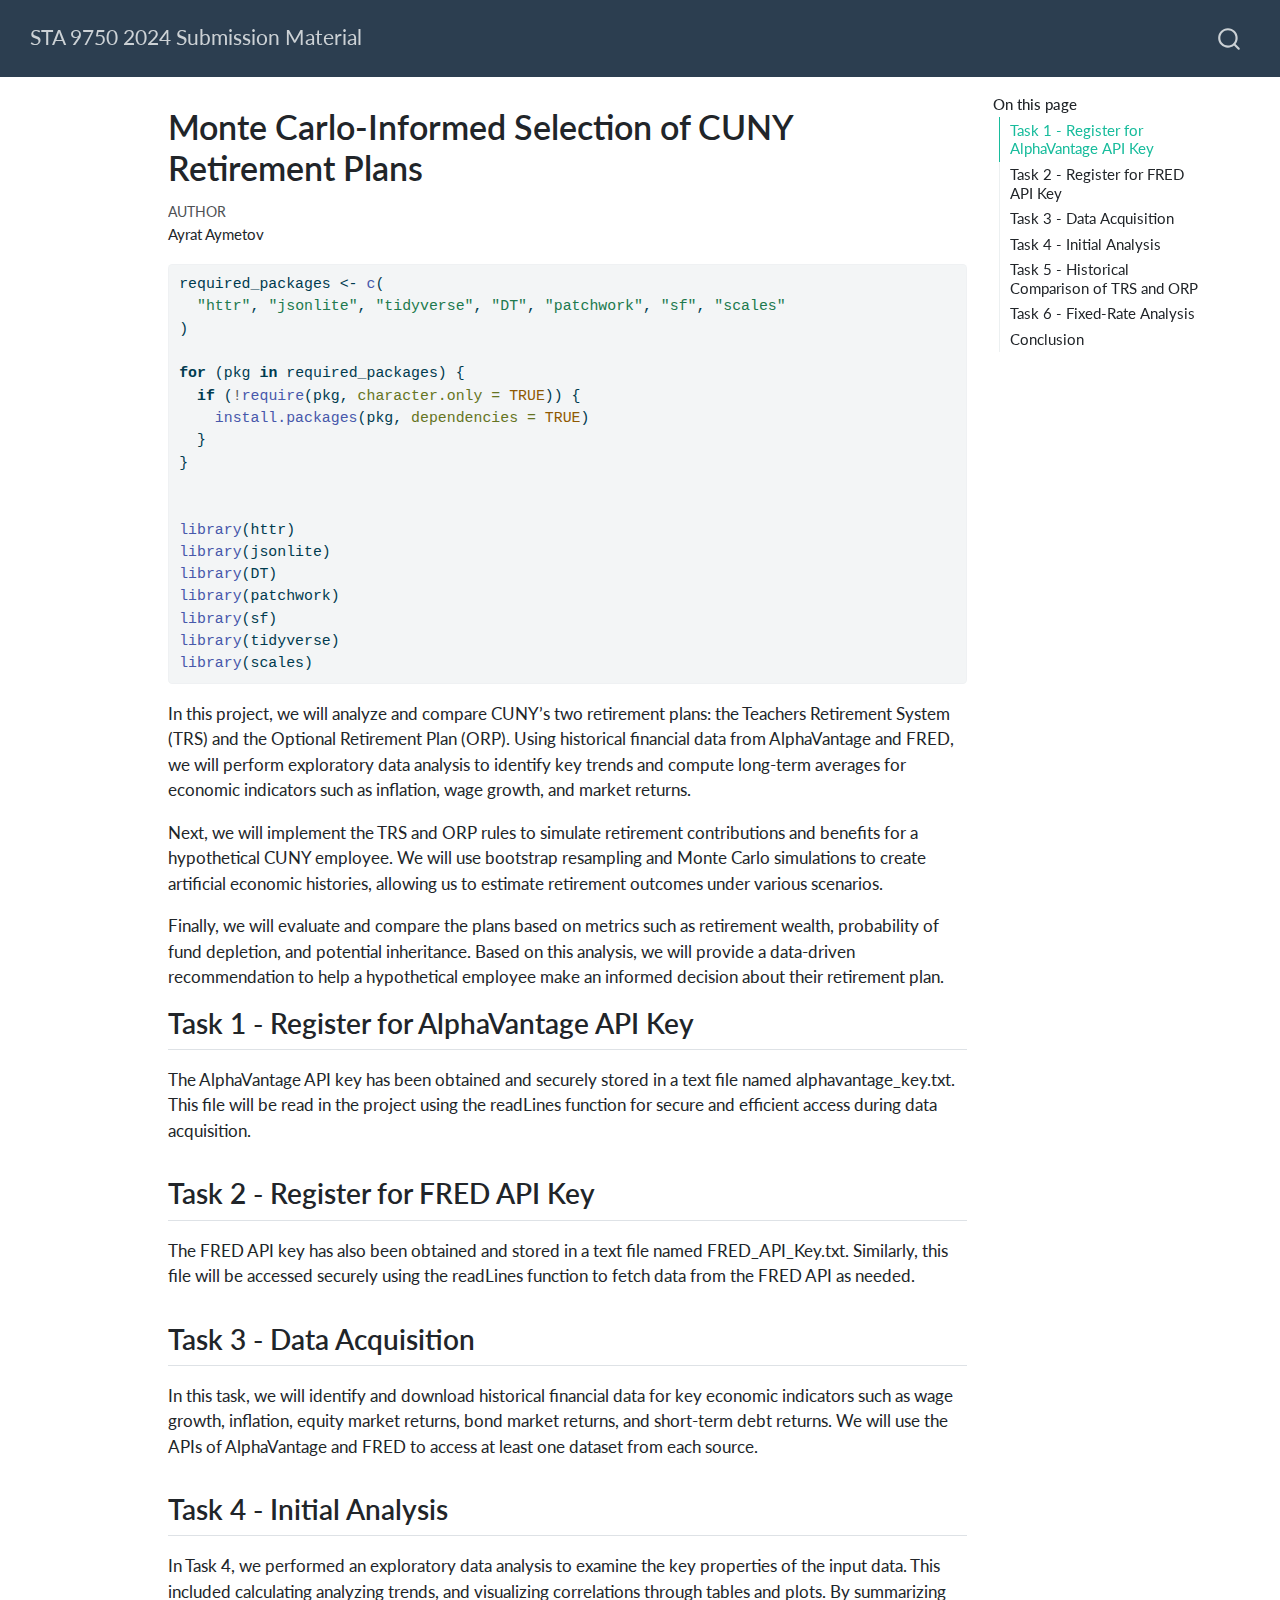
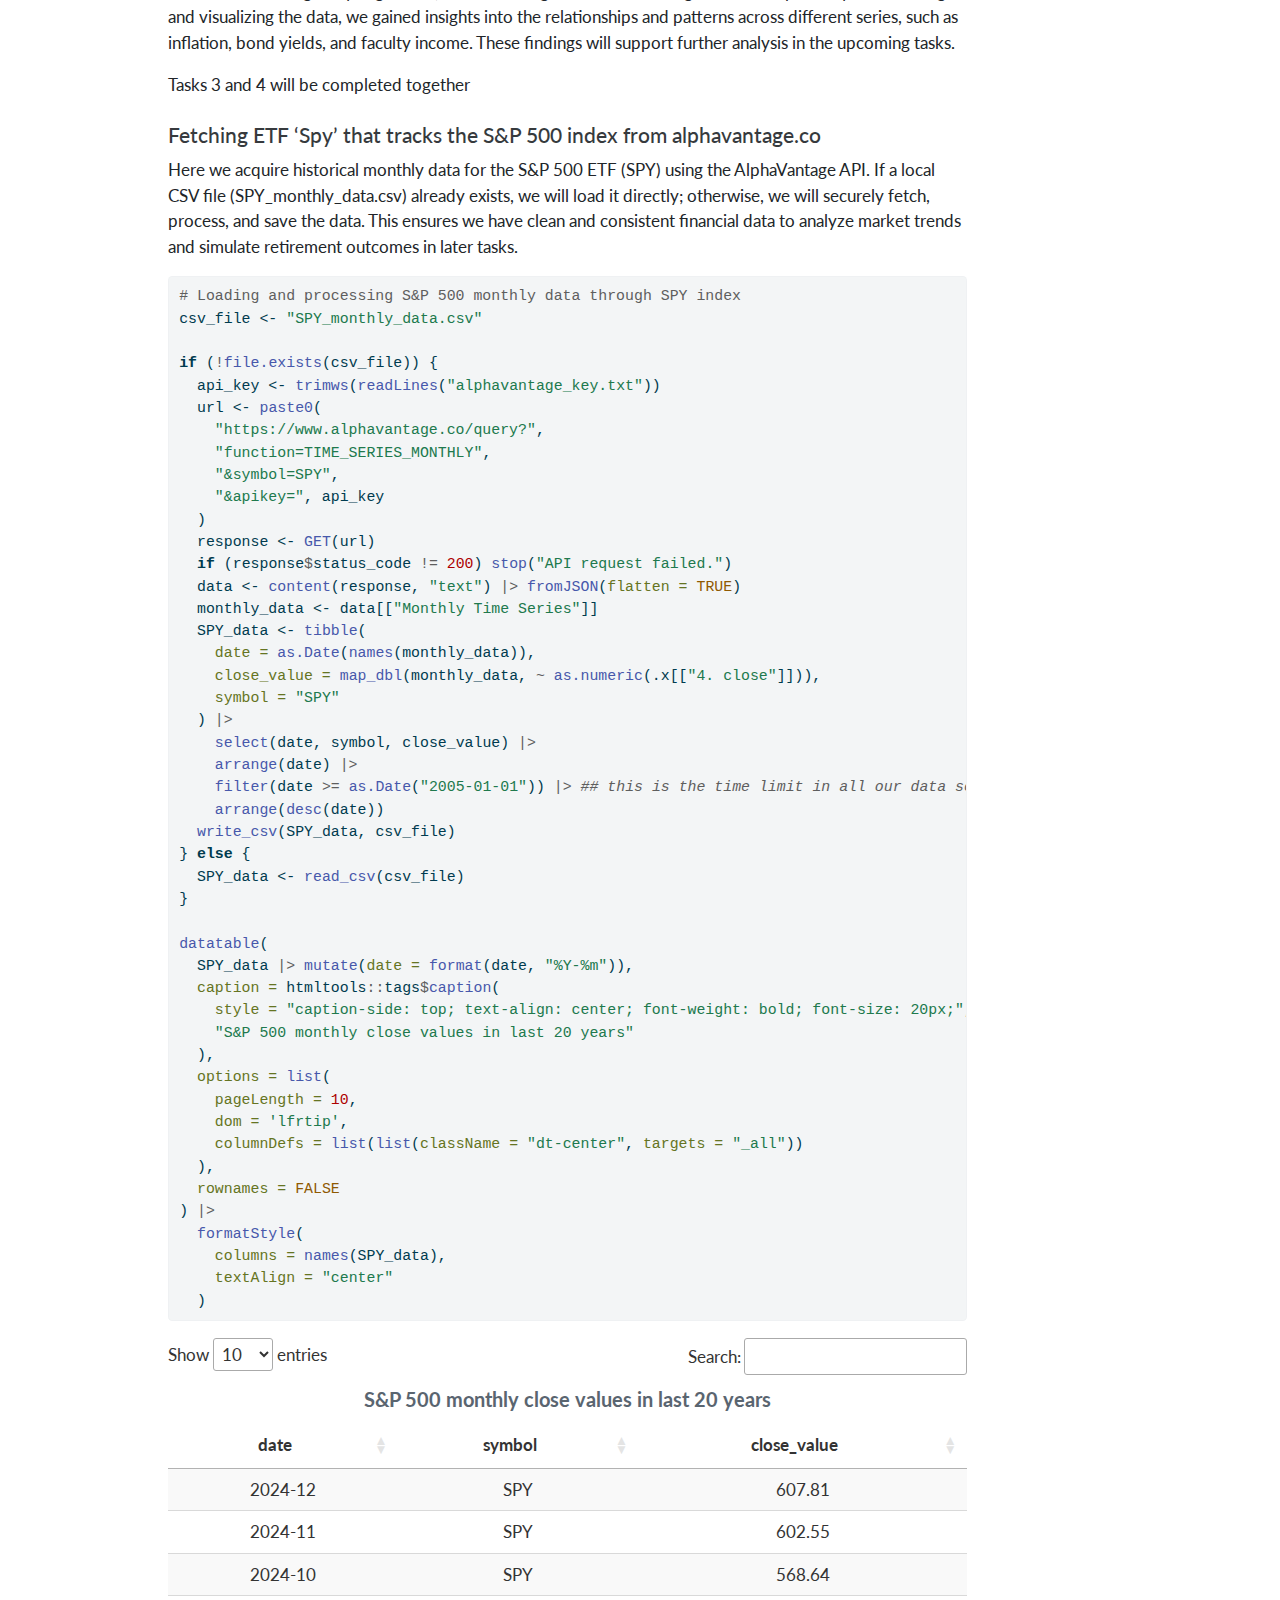
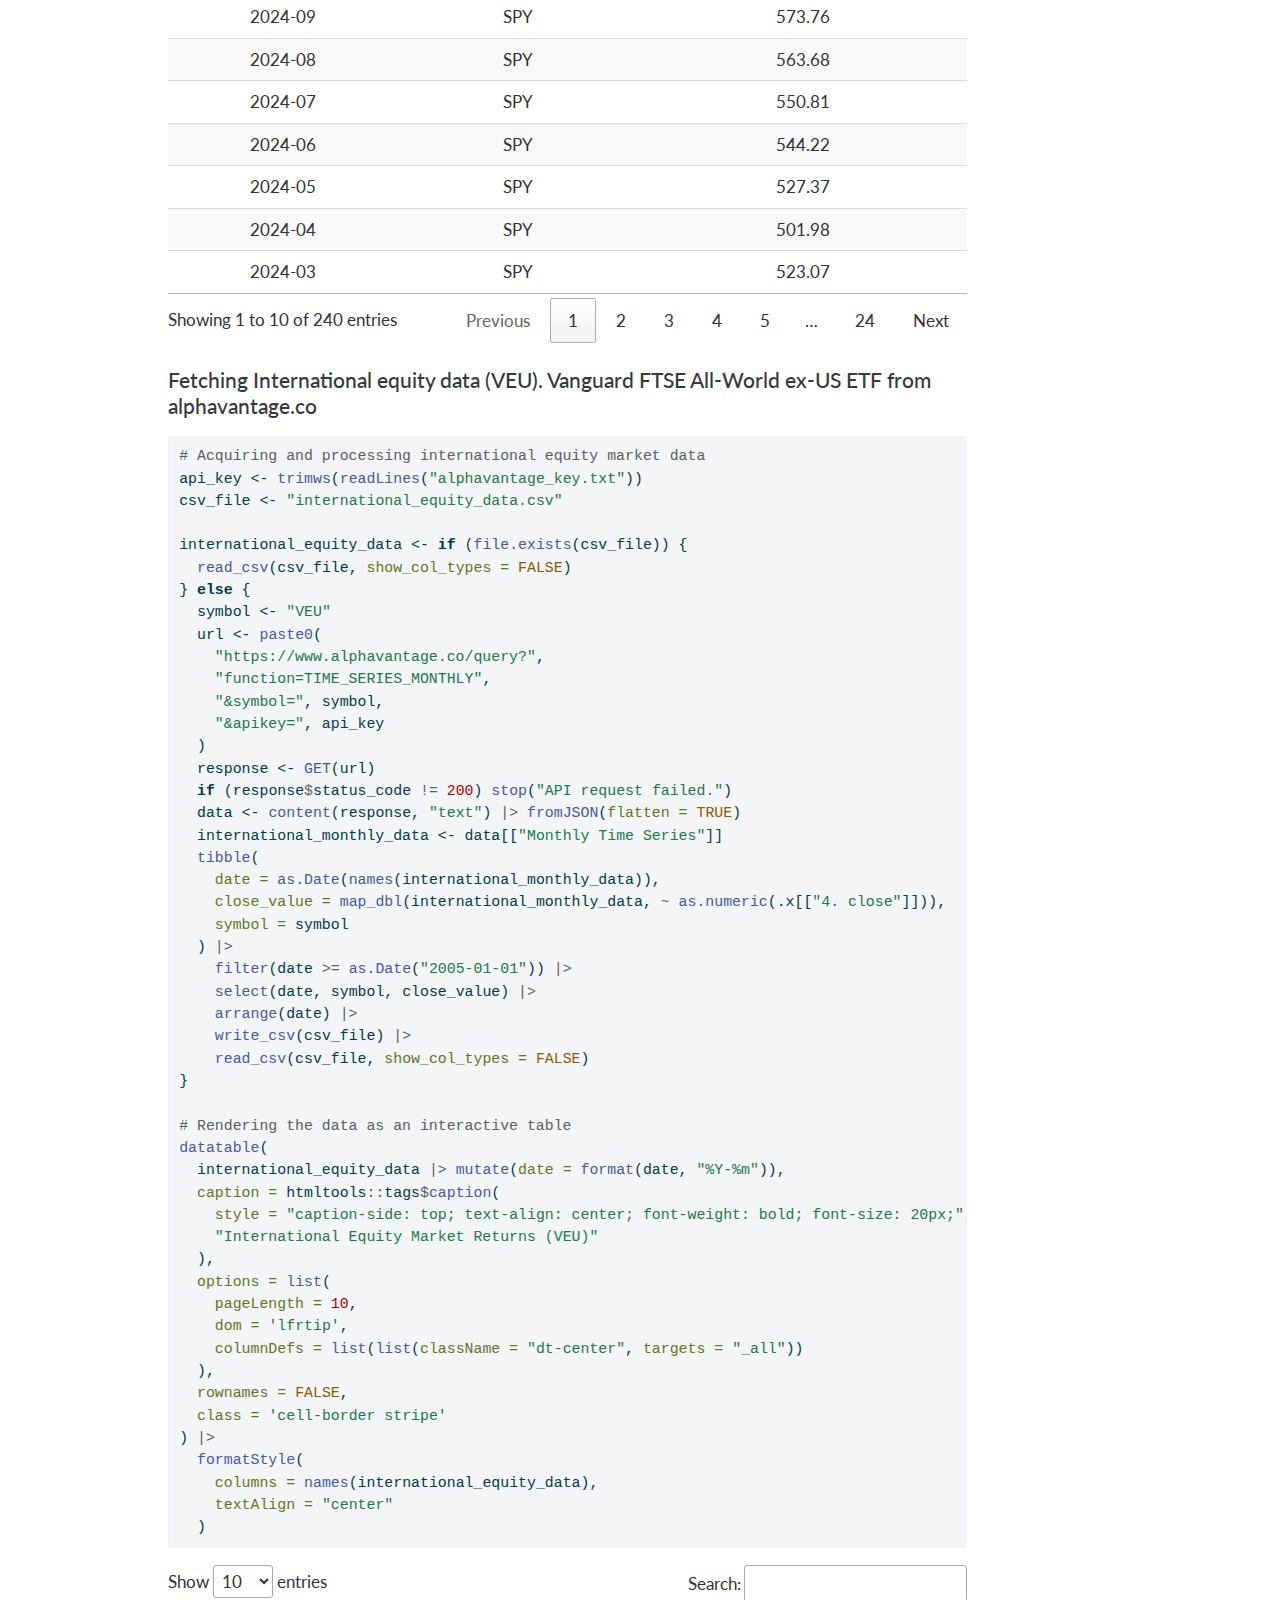
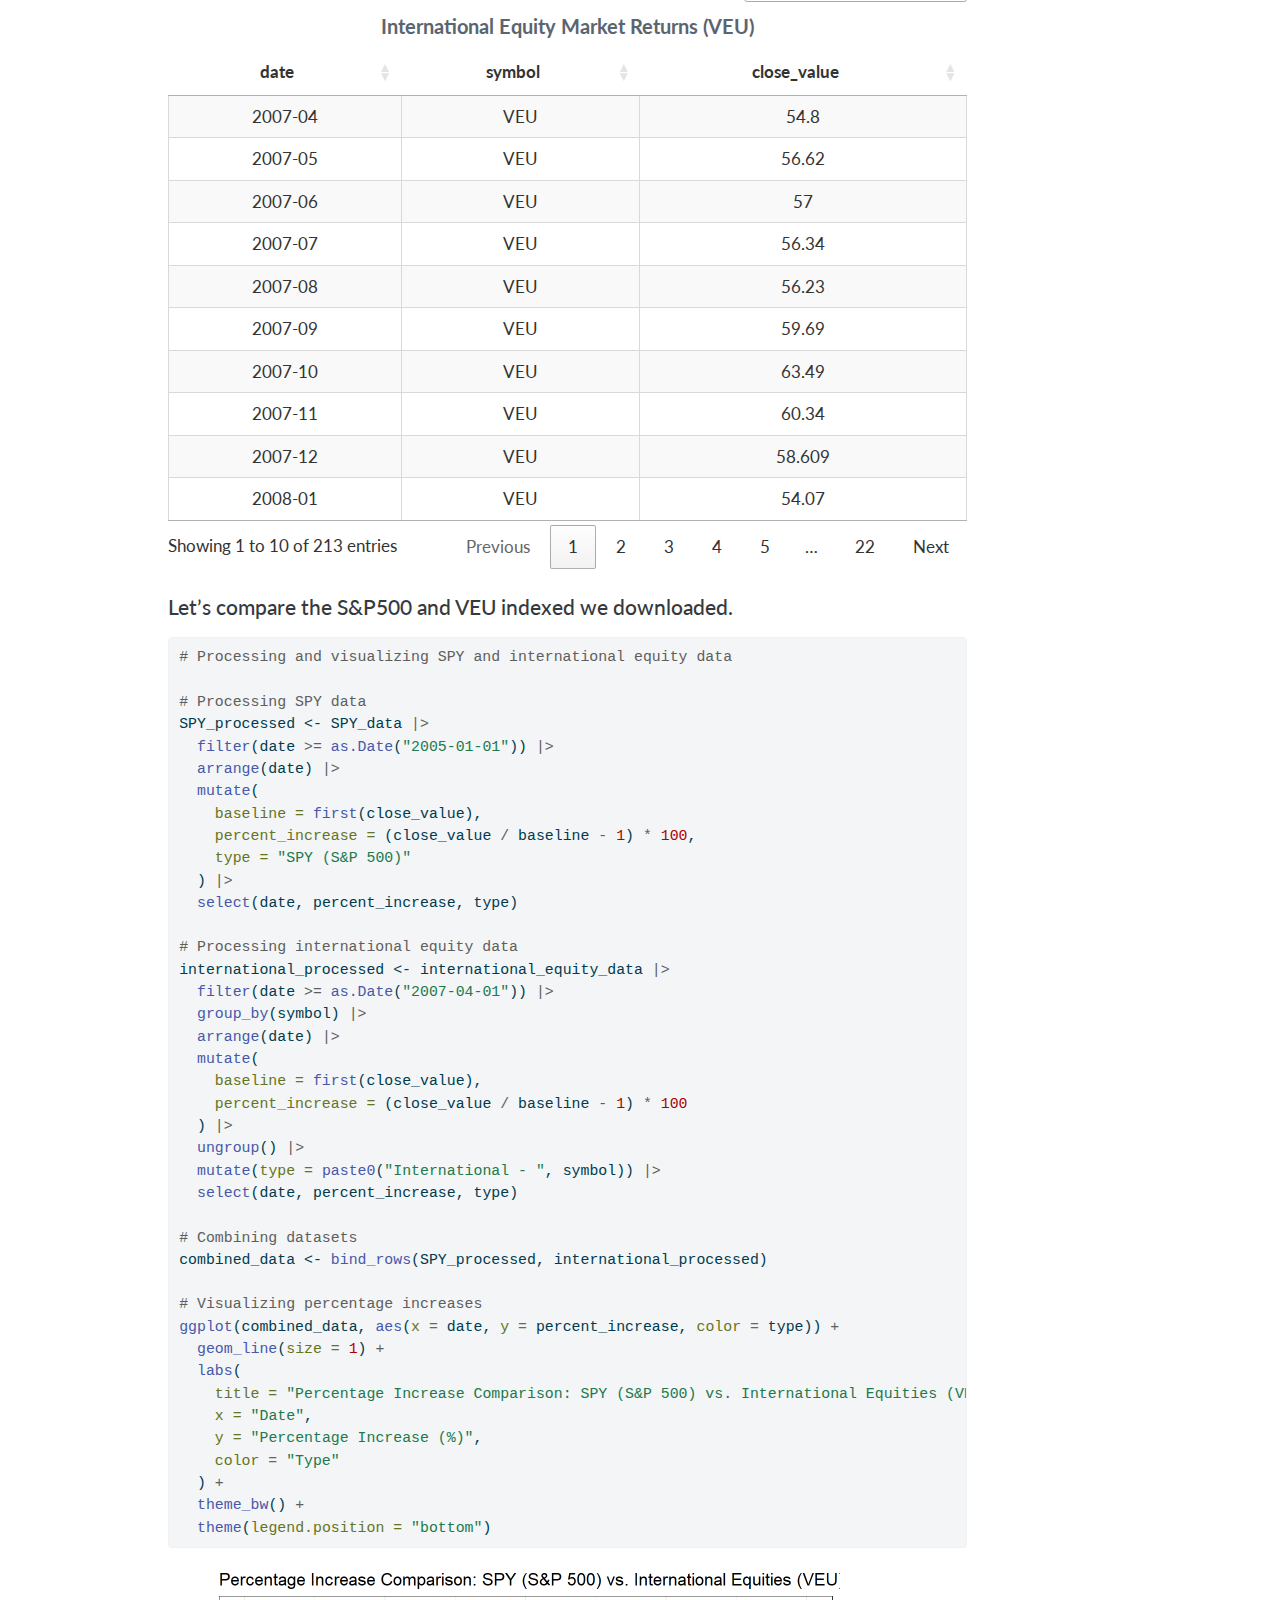
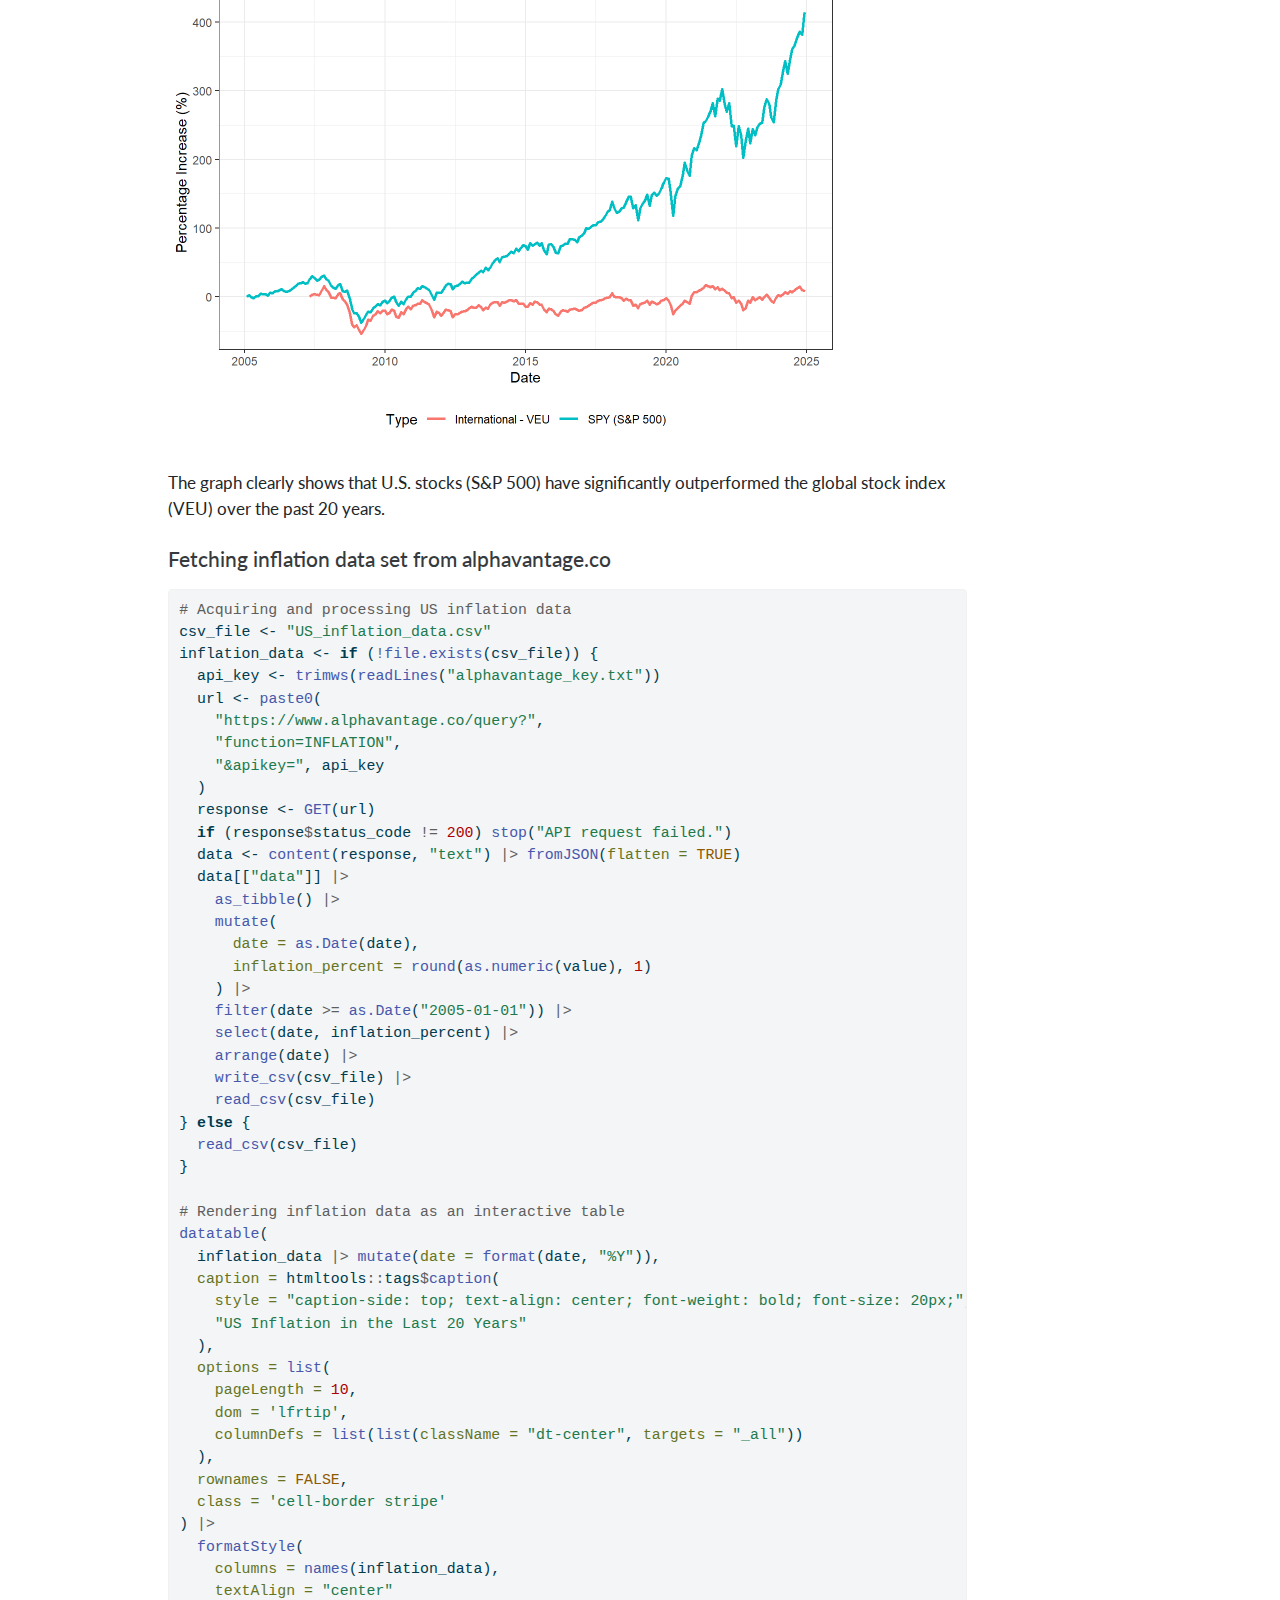
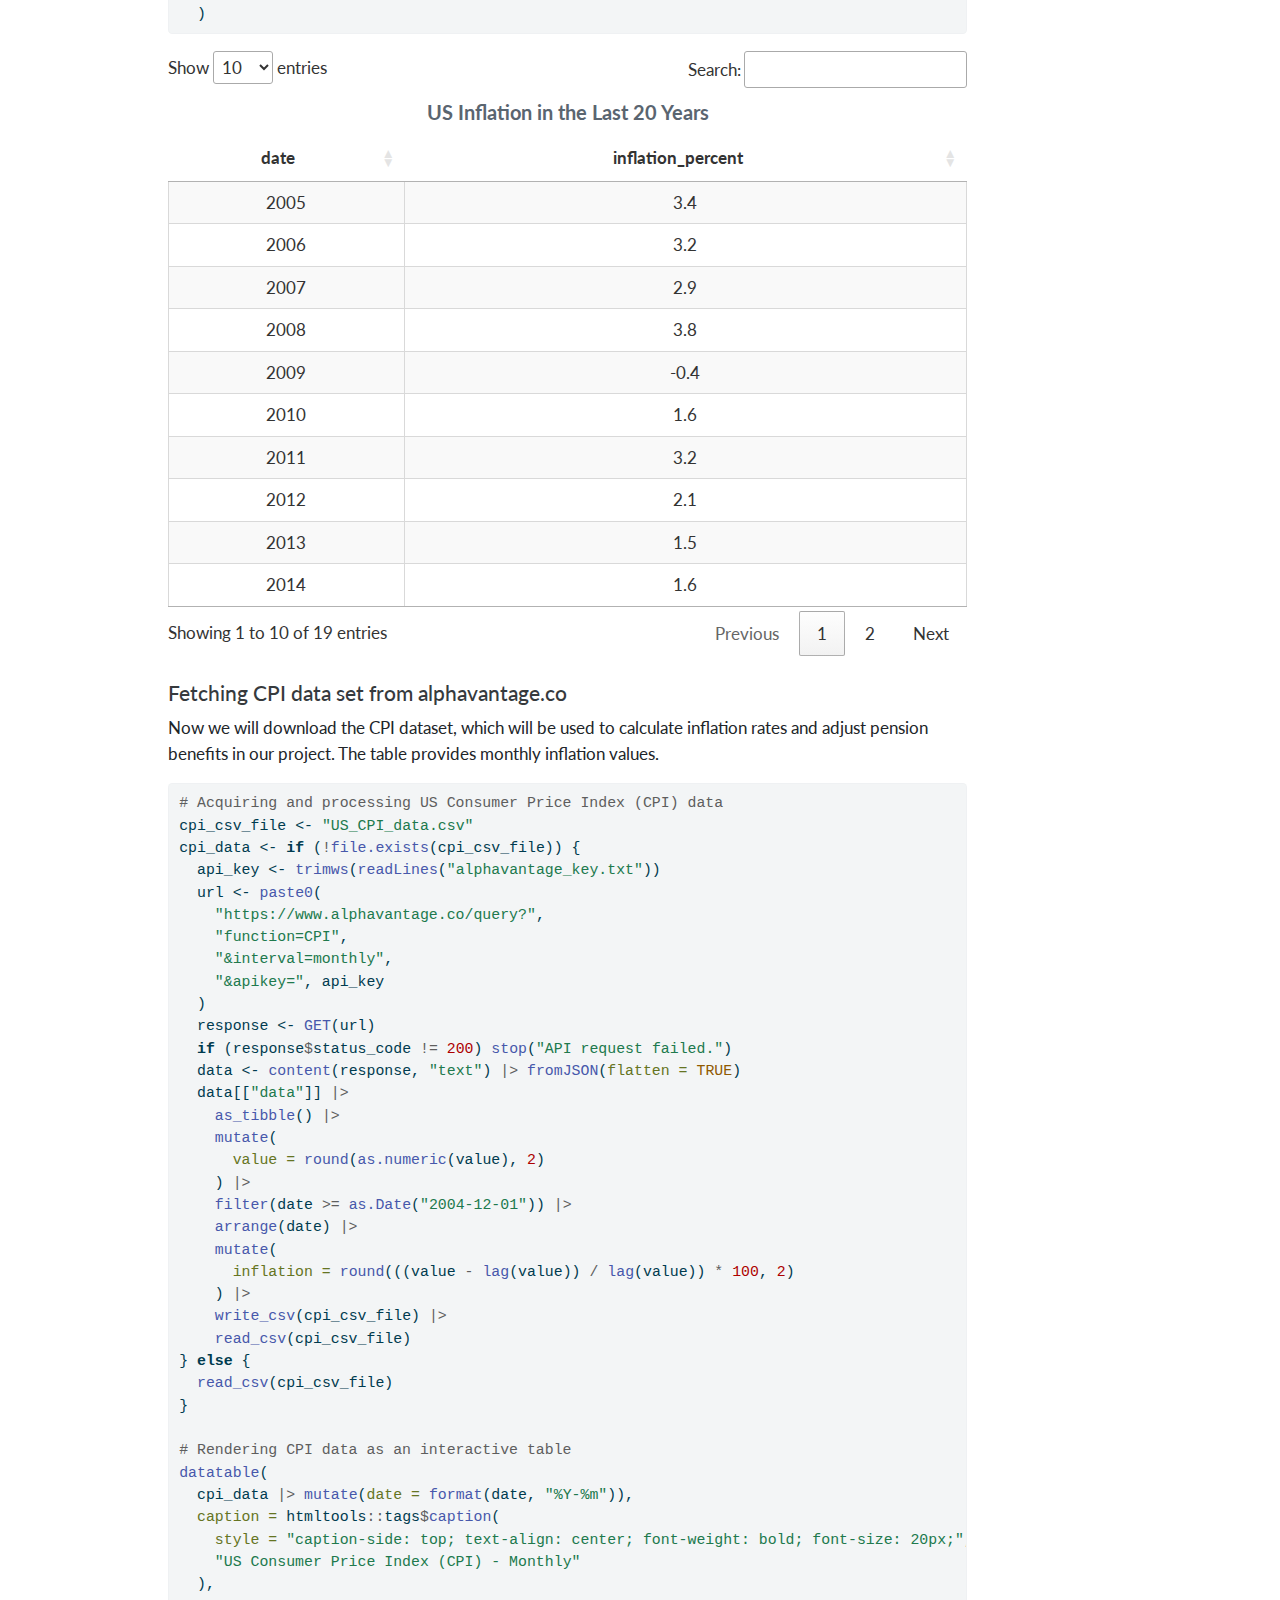
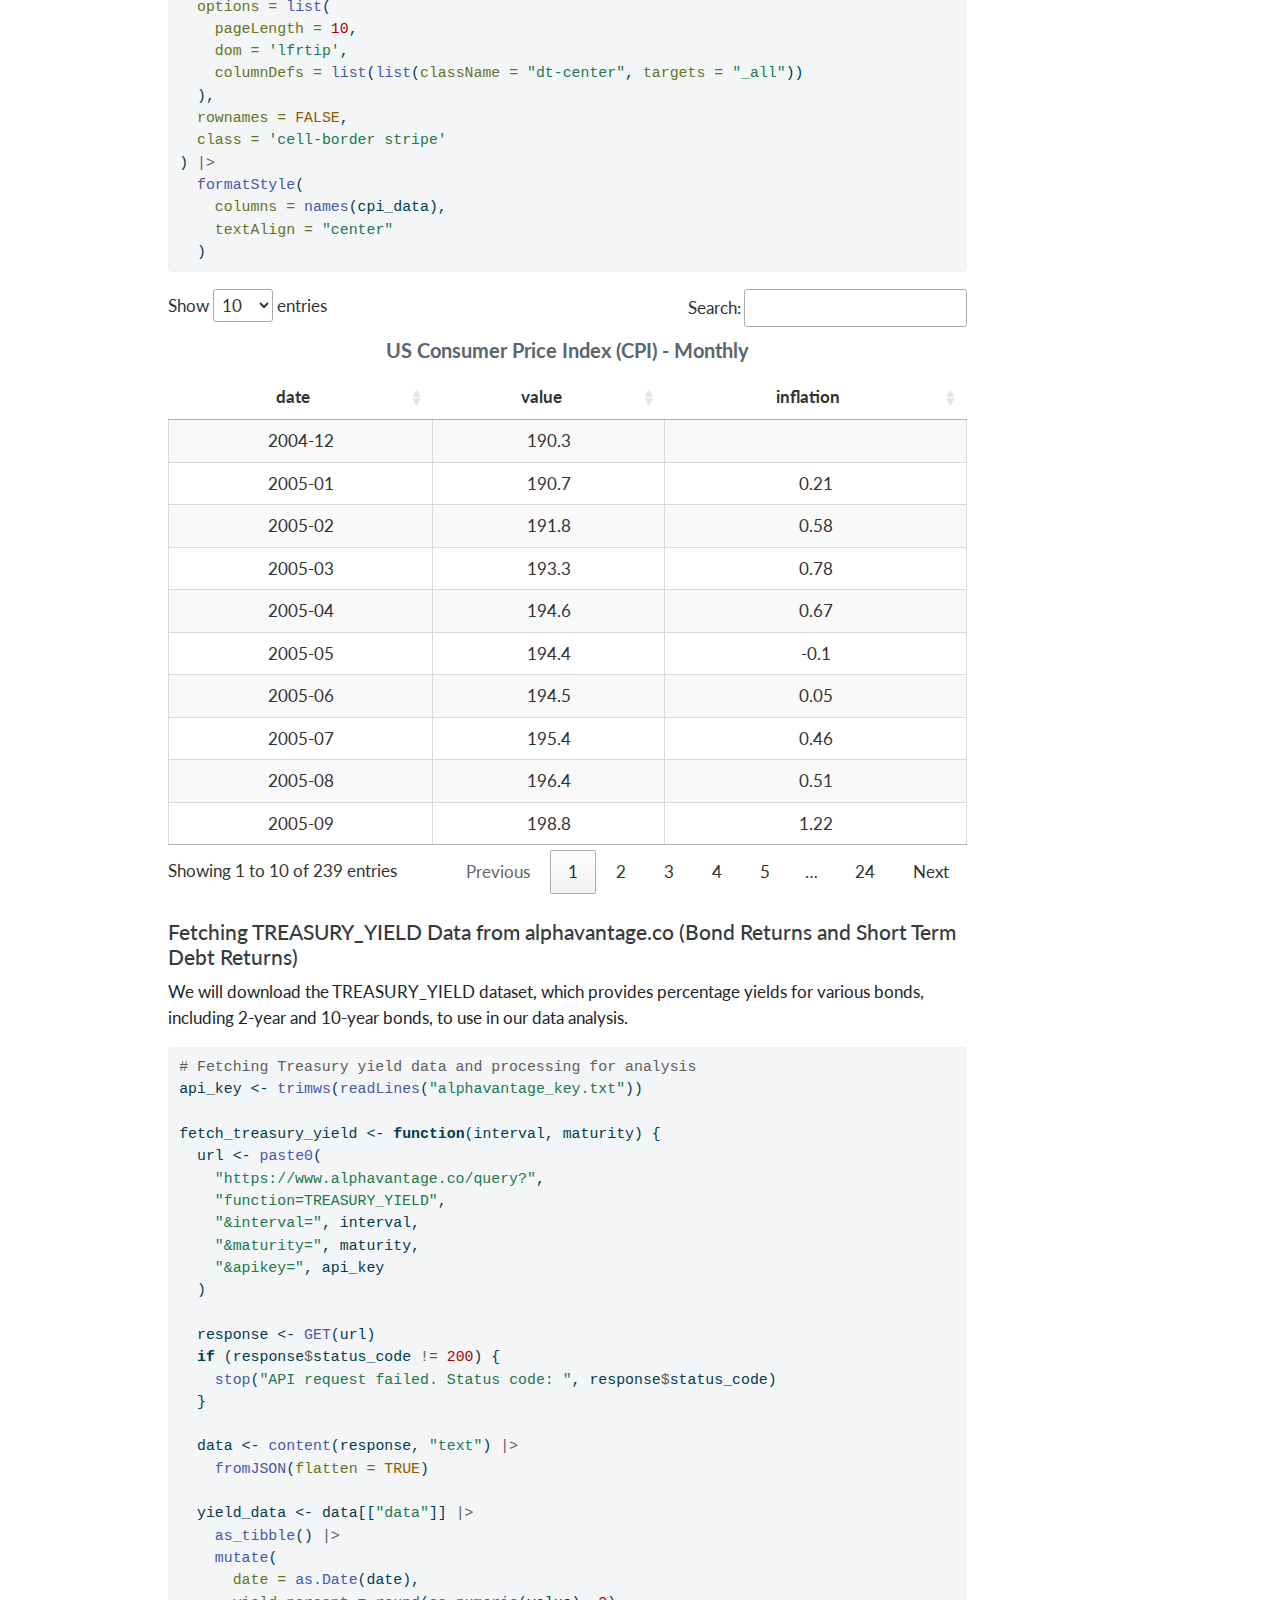
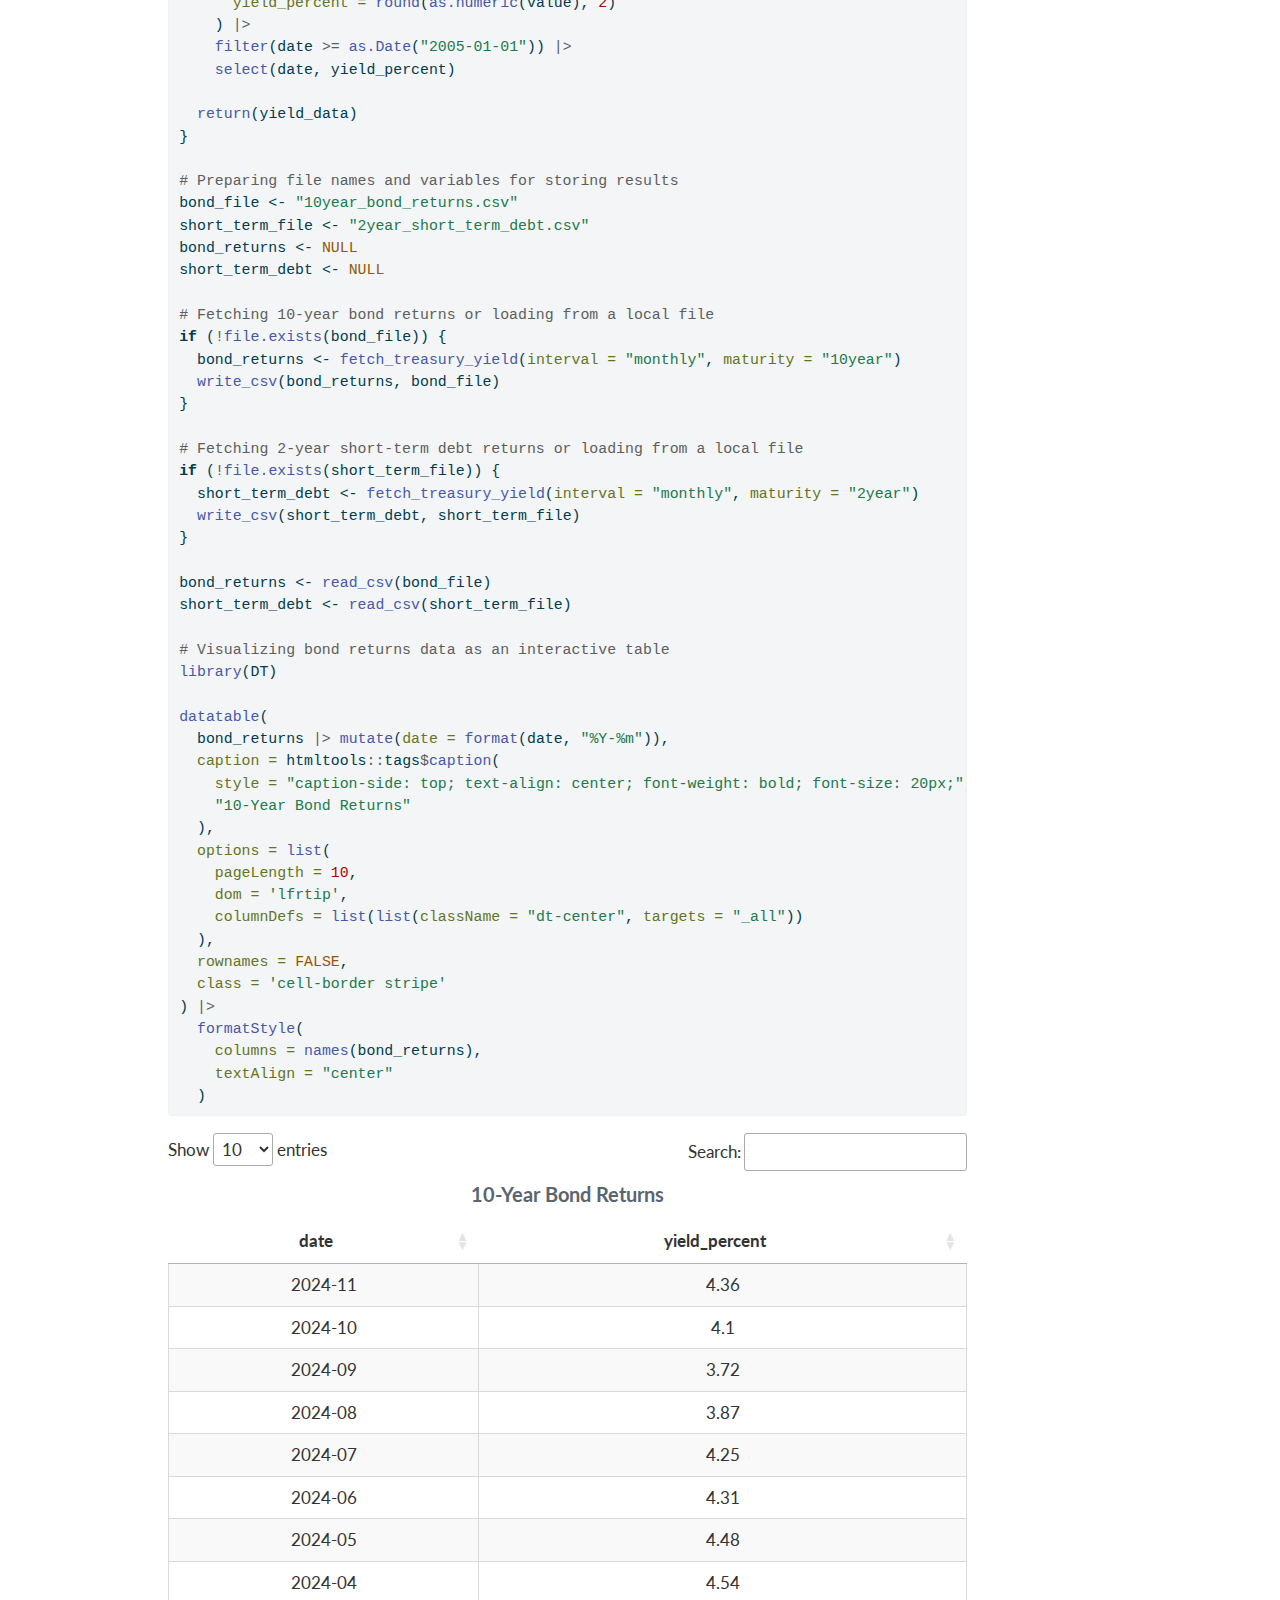
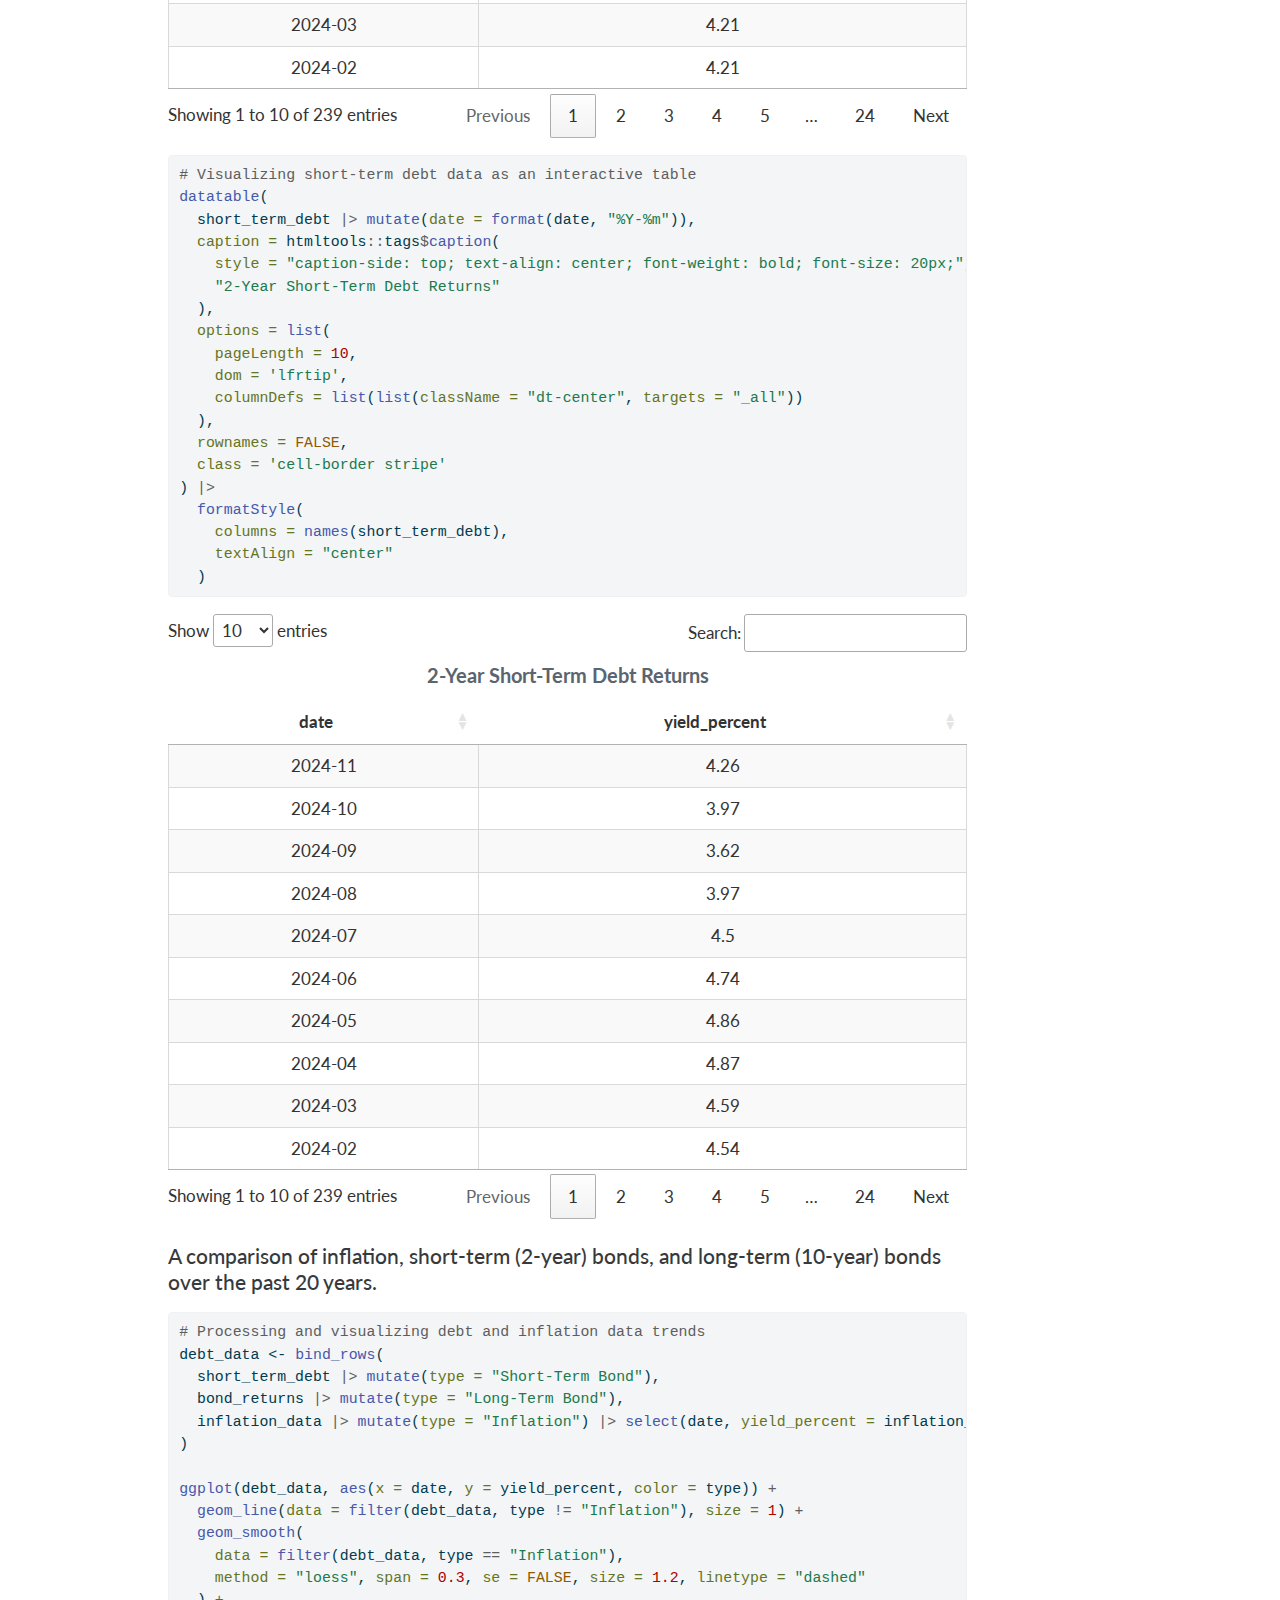
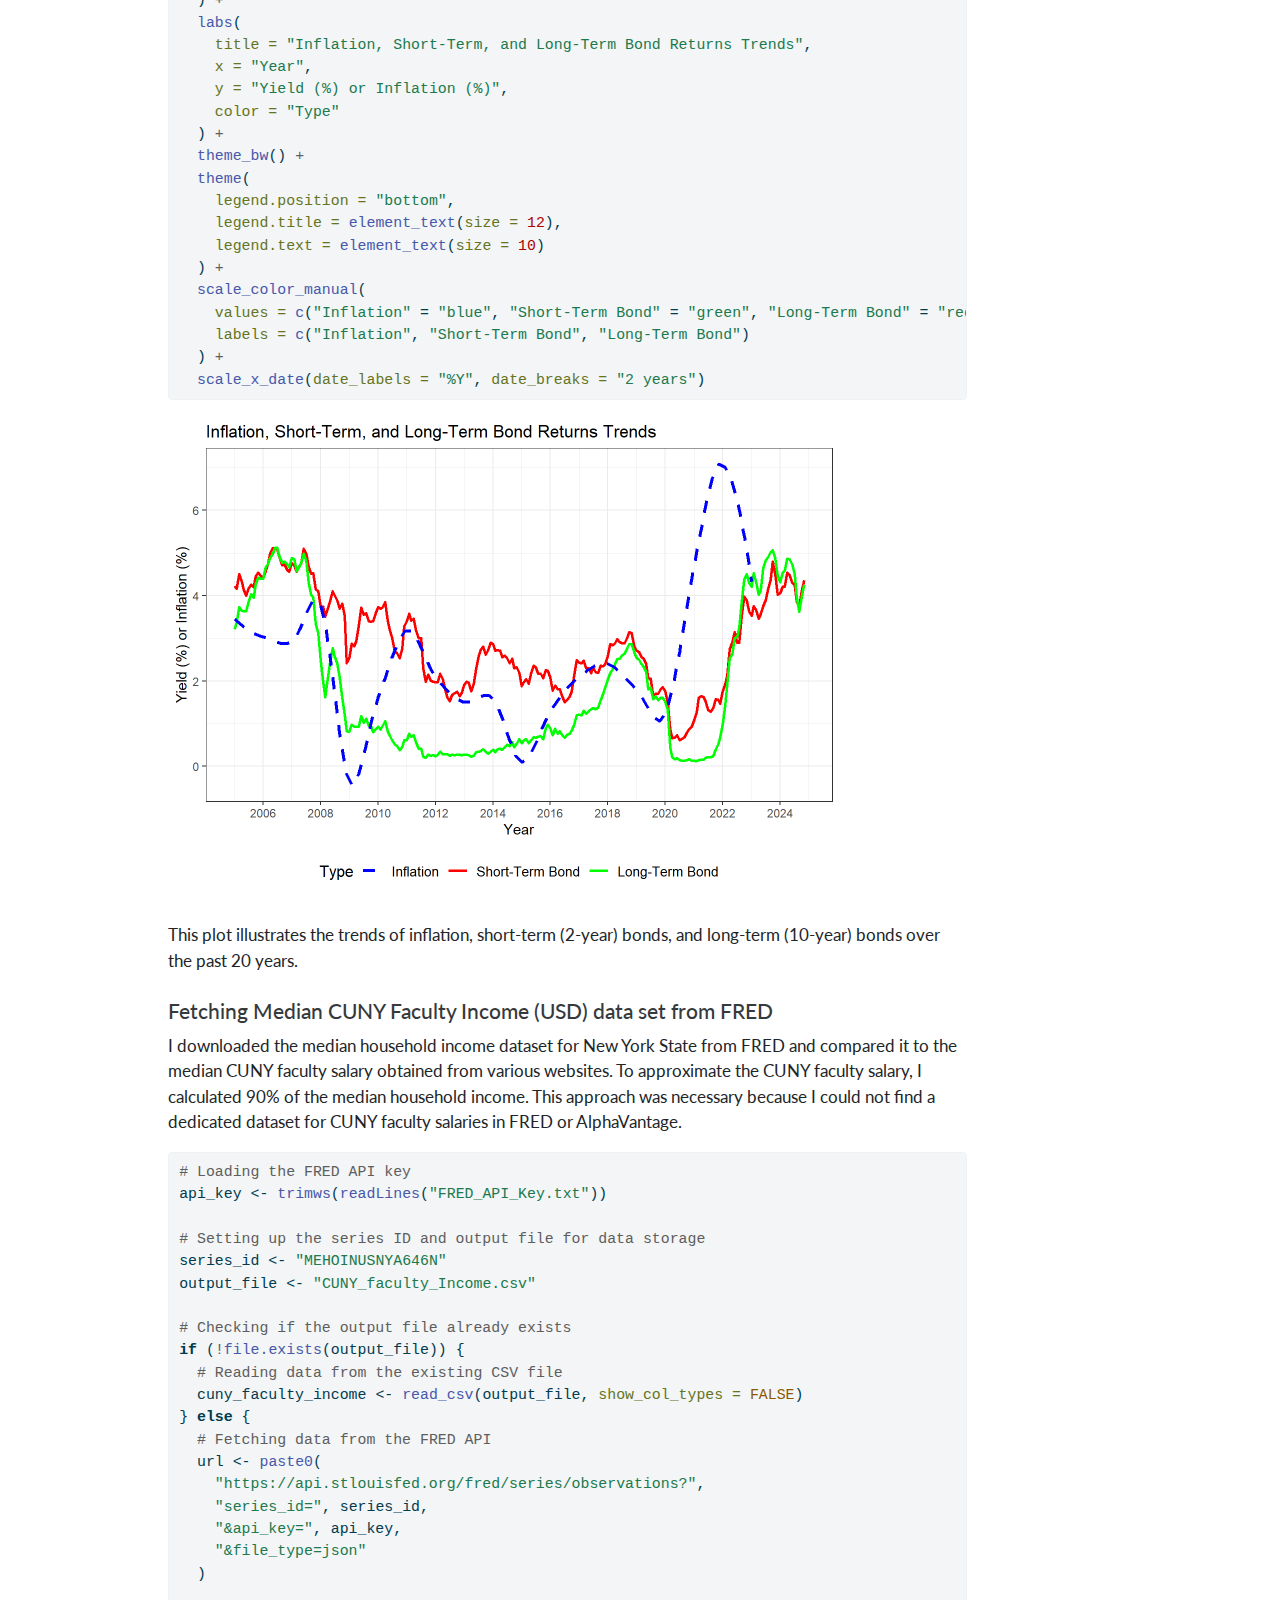
<file: docs/mp04.html>
<!DOCTYPE html>
<html xmlns="http://www.w3.org/1999/xhtml" lang="en" xml:lang="en"><head>

<meta charset="utf-8">
<meta name="generator" content="quarto-1.5.57">

<meta name="viewport" content="width=device-width, initial-scale=1.0, user-scalable=yes">

<meta name="author" content="Ayrat Aymetov">

<title>Monte Carlo-Informed Selection of CUNY Retirement Plans – STA 9750 2024 Submission Material</title>
<style>
code{white-space: pre-wrap;}
span.smallcaps{font-variant: small-caps;}
div.columns{display: flex; gap: min(4vw, 1.5em);}
div.column{flex: auto; overflow-x: auto;}
div.hanging-indent{margin-left: 1.5em; text-indent: -1.5em;}
ul.task-list{list-style: none;}
ul.task-list li input[type="checkbox"] {
  width: 0.8em;
  margin: 0 0.8em 0.2em -1em; /* quarto-specific, see https://github.com/quarto-dev/quarto-cli/issues/4556 */ 
  vertical-align: middle;
}
/* CSS for syntax highlighting */
pre > code.sourceCode { white-space: pre; position: relative; }
pre > code.sourceCode > span { line-height: 1.25; }
pre > code.sourceCode > span:empty { height: 1.2em; }
.sourceCode { overflow: visible; }
code.sourceCode > span { color: inherit; text-decoration: inherit; }
div.sourceCode { margin: 1em 0; }
pre.sourceCode { margin: 0; }
@media screen {
div.sourceCode { overflow: auto; }
}
@media print {
pre > code.sourceCode { white-space: pre-wrap; }
pre > code.sourceCode > span { display: inline-block; text-indent: -5em; padding-left: 5em; }
}
pre.numberSource code
  { counter-reset: source-line 0; }
pre.numberSource code > span
  { position: relative; left: -4em; counter-increment: source-line; }
pre.numberSource code > span > a:first-child::before
  { content: counter(source-line);
    position: relative; left: -1em; text-align: right; vertical-align: baseline;
    border: none; display: inline-block;
    -webkit-touch-callout: none; -webkit-user-select: none;
    -khtml-user-select: none; -moz-user-select: none;
    -ms-user-select: none; user-select: none;
    padding: 0 4px; width: 4em;
  }
pre.numberSource { margin-left: 3em;  padding-left: 4px; }
div.sourceCode
  {   }
@media screen {
pre > code.sourceCode > span > a:first-child::before { text-decoration: underline; }
}
</style>


<script src="site_libs/quarto-nav/quarto-nav.js"></script>
<script src="site_libs/quarto-nav/headroom.min.js"></script>
<script src="site_libs/clipboard/clipboard.min.js"></script>
<script src="site_libs/quarto-search/autocomplete.umd.js"></script>
<script src="site_libs/quarto-search/fuse.min.js"></script>
<script src="site_libs/quarto-search/quarto-search.js"></script>
<meta name="quarto:offset" content="./">
<script src="site_libs/quarto-html/quarto.js"></script>
<script src="site_libs/quarto-html/popper.min.js"></script>
<script src="site_libs/quarto-html/tippy.umd.min.js"></script>
<script src="site_libs/quarto-html/anchor.min.js"></script>
<link href="site_libs/quarto-html/tippy.css" rel="stylesheet">
<link href="site_libs/quarto-html/quarto-syntax-highlighting.css" rel="stylesheet" id="quarto-text-highlighting-styles">
<script src="site_libs/bootstrap/bootstrap.min.js"></script>
<link href="site_libs/bootstrap/bootstrap-icons.css" rel="stylesheet">
<link href="site_libs/bootstrap/bootstrap.min.css" rel="stylesheet" id="quarto-bootstrap" data-mode="light">
<script id="quarto-search-options" type="application/json">{
  "location": "navbar",
  "copy-button": false,
  "collapse-after": 3,
  "panel-placement": "end",
  "type": "overlay",
  "limit": 50,
  "keyboard-shortcut": [
    "f",
    "/",
    "s"
  ],
  "show-item-context": false,
  "language": {
    "search-no-results-text": "No results",
    "search-matching-documents-text": "matching documents",
    "search-copy-link-title": "Copy link to search",
    "search-hide-matches-text": "Hide additional matches",
    "search-more-match-text": "more match in this document",
    "search-more-matches-text": "more matches in this document",
    "search-clear-button-title": "Clear",
    "search-text-placeholder": "",
    "search-detached-cancel-button-title": "Cancel",
    "search-submit-button-title": "Submit",
    "search-label": "Search"
  }
}</script>
<link href="site_libs/htmltools-fill-0.5.8.1/fill.css" rel="stylesheet">

<script src="site_libs/htmlwidgets-1.6.4/htmlwidgets.js"></script>

<link href="site_libs/datatables-css-0.0.0/datatables-crosstalk.css" rel="stylesheet">

<script src="site_libs/datatables-binding-0.33/datatables.js"></script>

<script src="site_libs/jquery-3.6.0/jquery-3.6.0.min.js"></script>

<link href="site_libs/dt-core-1.13.6/css/jquery.dataTables.min.css" rel="stylesheet">

<link href="site_libs/dt-core-1.13.6/css/jquery.dataTables.extra.css" rel="stylesheet">

<script src="site_libs/dt-core-1.13.6/js/jquery.dataTables.min.js"></script>

<link href="site_libs/crosstalk-1.2.1/css/crosstalk.min.css" rel="stylesheet">

<script src="site_libs/crosstalk-1.2.1/js/crosstalk.min.js"></script>



</head>

<body class="nav-fixed">

<div id="quarto-search-results"></div>
  <header id="quarto-header" class="headroom fixed-top">
    <nav class="navbar navbar-expand-lg " data-bs-theme="dark">
      <div class="navbar-container container-fluid">
      <div class="navbar-brand-container mx-auto">
    <a class="navbar-brand" href="./index.html">
    <span class="navbar-title">STA 9750 2024 Submission Material</span>
    </a>
  </div>
        <div class="quarto-navbar-tools tools-end">
</div>
          <div id="quarto-search" class="" title="Search"></div>
      </div> <!-- /container-fluid -->
    </nav>
</header>
<!-- content -->
<div id="quarto-content" class="quarto-container page-columns page-rows-contents page-layout-article page-navbar">
<!-- sidebar -->
<!-- margin-sidebar -->
    <div id="quarto-margin-sidebar" class="sidebar margin-sidebar">
        <nav id="TOC" role="doc-toc" class="toc-active">
    <h2 id="toc-title">On this page</h2>
   
  <ul>
  <li><a href="#task-1---register-for-alphavantage-api-key" id="toc-task-1---register-for-alphavantage-api-key" class="nav-link active" data-scroll-target="#task-1---register-for-alphavantage-api-key">Task 1 - Register for AlphaVantage API Key</a></li>
  <li><a href="#task-2---register-for-fred-api-key" id="toc-task-2---register-for-fred-api-key" class="nav-link" data-scroll-target="#task-2---register-for-fred-api-key">Task 2 - Register for FRED API Key</a></li>
  <li><a href="#task-3---data-acquisition" id="toc-task-3---data-acquisition" class="nav-link" data-scroll-target="#task-3---data-acquisition">Task 3 - Data Acquisition</a></li>
  <li><a href="#task-4---initial-analysis" id="toc-task-4---initial-analysis" class="nav-link" data-scroll-target="#task-4---initial-analysis">Task 4 - Initial Analysis</a></li>
  <li><a href="#task-5---historical-comparison-of-trs-and-orp" id="toc-task-5---historical-comparison-of-trs-and-orp" class="nav-link" data-scroll-target="#task-5---historical-comparison-of-trs-and-orp">Task 5 - Historical Comparison of TRS and ORP</a></li>
  <li><a href="#task-6---fixed-rate-analysis" id="toc-task-6---fixed-rate-analysis" class="nav-link" data-scroll-target="#task-6---fixed-rate-analysis">Task 6 - Fixed-Rate Analysis</a></li>
  <li><a href="#conclusion" id="toc-conclusion" class="nav-link" data-scroll-target="#conclusion">Conclusion</a></li>
  </ul>
</nav>
    </div>
<!-- main -->
<main class="content" id="quarto-document-content">

<header id="title-block-header" class="quarto-title-block default">
<div class="quarto-title">
<h1 class="title">Monte Carlo-Informed Selection of CUNY Retirement Plans</h1>
</div>



<div class="quarto-title-meta">

    <div>
    <div class="quarto-title-meta-heading">Author</div>
    <div class="quarto-title-meta-contents">
             <p>Ayrat Aymetov </p>
          </div>
  </div>
    
  
    
  </div>
  


</header>


<div class="cell">
<div class="sourceCode cell-code" id="cb1"><pre class="sourceCode r code-with-copy"><code class="sourceCode r"><span id="cb1-1"><a href="#cb1-1" aria-hidden="true" tabindex="-1"></a>required_packages <span class="ot">&lt;-</span> <span class="fu">c</span>(</span>
<span id="cb1-2"><a href="#cb1-2" aria-hidden="true" tabindex="-1"></a>  <span class="st">"httr"</span>, <span class="st">"jsonlite"</span>, <span class="st">"tidyverse"</span>, <span class="st">"DT"</span>, <span class="st">"patchwork"</span>, <span class="st">"sf"</span>, <span class="st">"scales"</span></span>
<span id="cb1-3"><a href="#cb1-3" aria-hidden="true" tabindex="-1"></a>)</span>
<span id="cb1-4"><a href="#cb1-4" aria-hidden="true" tabindex="-1"></a></span>
<span id="cb1-5"><a href="#cb1-5" aria-hidden="true" tabindex="-1"></a><span class="cf">for</span> (pkg <span class="cf">in</span> required_packages) {</span>
<span id="cb1-6"><a href="#cb1-6" aria-hidden="true" tabindex="-1"></a>  <span class="cf">if</span> (<span class="sc">!</span><span class="fu">require</span>(pkg, <span class="at">character.only =</span> <span class="cn">TRUE</span>)) {</span>
<span id="cb1-7"><a href="#cb1-7" aria-hidden="true" tabindex="-1"></a>    <span class="fu">install.packages</span>(pkg, <span class="at">dependencies =</span> <span class="cn">TRUE</span>)</span>
<span id="cb1-8"><a href="#cb1-8" aria-hidden="true" tabindex="-1"></a>  }</span>
<span id="cb1-9"><a href="#cb1-9" aria-hidden="true" tabindex="-1"></a>}</span>
<span id="cb1-10"><a href="#cb1-10" aria-hidden="true" tabindex="-1"></a></span>
<span id="cb1-11"><a href="#cb1-11" aria-hidden="true" tabindex="-1"></a></span>
<span id="cb1-12"><a href="#cb1-12" aria-hidden="true" tabindex="-1"></a><span class="fu">library</span>(httr)</span>
<span id="cb1-13"><a href="#cb1-13" aria-hidden="true" tabindex="-1"></a><span class="fu">library</span>(jsonlite)</span>
<span id="cb1-14"><a href="#cb1-14" aria-hidden="true" tabindex="-1"></a><span class="fu">library</span>(DT)</span>
<span id="cb1-15"><a href="#cb1-15" aria-hidden="true" tabindex="-1"></a><span class="fu">library</span>(patchwork)</span>
<span id="cb1-16"><a href="#cb1-16" aria-hidden="true" tabindex="-1"></a><span class="fu">library</span>(sf)</span>
<span id="cb1-17"><a href="#cb1-17" aria-hidden="true" tabindex="-1"></a><span class="fu">library</span>(tidyverse)</span>
<span id="cb1-18"><a href="#cb1-18" aria-hidden="true" tabindex="-1"></a><span class="fu">library</span>(scales)</span></code><button title="Copy to Clipboard" class="code-copy-button"><i class="bi"></i></button></pre></div>
</div>
<p>In this project, we will analyze and compare CUNY’s two retirement plans: the Teachers Retirement System (TRS) and the Optional Retirement Plan (ORP). Using historical financial data from AlphaVantage and FRED, we will perform exploratory data analysis to identify key trends and compute long-term averages for economic indicators such as inflation, wage growth, and market returns.</p>
<p>Next, we will implement the TRS and ORP rules to simulate retirement contributions and benefits for a hypothetical CUNY employee. We will use bootstrap resampling and Monte Carlo simulations to create artificial economic histories, allowing us to estimate retirement outcomes under various scenarios.</p>
<p>Finally, we will evaluate and compare the plans based on metrics such as retirement wealth, probability of fund depletion, and potential inheritance. Based on this analysis, we will provide a data-driven recommendation to help a hypothetical employee make an informed decision about their retirement plan.</p>
<section id="task-1---register-for-alphavantage-api-key" class="level2">
<h2 class="anchored" data-anchor-id="task-1---register-for-alphavantage-api-key">Task 1 - Register for AlphaVantage API Key</h2>
<p>The AlphaVantage API key has been obtained and securely stored in a text file named alphavantage_key.txt. This file will be read in the project using the readLines function for secure and efficient access during data acquisition.</p>
</section>
<section id="task-2---register-for-fred-api-key" class="level2">
<h2 class="anchored" data-anchor-id="task-2---register-for-fred-api-key">Task 2 - Register for FRED API Key</h2>
<p>The FRED API key has also been obtained and stored in a text file named FRED_API_Key.txt. Similarly, this file will be accessed securely using the readLines function to fetch data from the FRED API as needed.</p>
</section>
<section id="task-3---data-acquisition" class="level2">
<h2 class="anchored" data-anchor-id="task-3---data-acquisition">Task 3 - Data Acquisition</h2>
<p>In this task, we will identify and download historical financial data for key economic indicators such as wage growth, inflation, equity market returns, bond market returns, and short-term debt returns. We will use the APIs of AlphaVantage and FRED to access at least one dataset from each source.</p>
</section>
<section id="task-4---initial-analysis" class="level2">
<h2 class="anchored" data-anchor-id="task-4---initial-analysis">Task 4 - Initial Analysis</h2>
<p>In Task 4, we performed an exploratory data analysis to examine the key properties of the input data. This included calculating analyzing trends, and visualizing correlations through tables and plots. By summarizing and visualizing the data, we gained insights into the relationships and patterns across different series, such as inflation, bond yields, and faculty income. These findings will support further analysis in the upcoming tasks.</p>
<p>Tasks 3 and 4 will be completed together</p>
<section id="fetching-etf-spy-that-tracks-the-sp-500-index-from-alphavantage.co" class="level4">
<h4 class="anchored" data-anchor-id="fetching-etf-spy-that-tracks-the-sp-500-index-from-alphavantage.co">Fetching ETF ‘Spy’ that tracks the S&amp;P 500 index from alphavantage.co</h4>
<p>Here we acquire historical monthly data for the S&amp;P 500 ETF (SPY) using the AlphaVantage API. If a local CSV file (SPY_monthly_data.csv) already exists, we will load it directly; otherwise, we will securely fetch, process, and save the data. This ensures we have clean and consistent financial data to analyze market trends and simulate retirement outcomes in later tasks.</p>
<div class="cell">
<div class="sourceCode cell-code" id="cb2"><pre class="sourceCode r code-with-copy"><code class="sourceCode r"><span id="cb2-1"><a href="#cb2-1" aria-hidden="true" tabindex="-1"></a><span class="co"># Loading and processing S&amp;P 500 monthly data through SPY index</span></span>
<span id="cb2-2"><a href="#cb2-2" aria-hidden="true" tabindex="-1"></a>csv_file <span class="ot">&lt;-</span> <span class="st">"SPY_monthly_data.csv"</span></span>
<span id="cb2-3"><a href="#cb2-3" aria-hidden="true" tabindex="-1"></a></span>
<span id="cb2-4"><a href="#cb2-4" aria-hidden="true" tabindex="-1"></a><span class="cf">if</span> (<span class="sc">!</span><span class="fu">file.exists</span>(csv_file)) {</span>
<span id="cb2-5"><a href="#cb2-5" aria-hidden="true" tabindex="-1"></a>  api_key <span class="ot">&lt;-</span> <span class="fu">trimws</span>(<span class="fu">readLines</span>(<span class="st">"alphavantage_key.txt"</span>))</span>
<span id="cb2-6"><a href="#cb2-6" aria-hidden="true" tabindex="-1"></a>  url <span class="ot">&lt;-</span> <span class="fu">paste0</span>(</span>
<span id="cb2-7"><a href="#cb2-7" aria-hidden="true" tabindex="-1"></a>    <span class="st">"https://www.alphavantage.co/query?"</span>,</span>
<span id="cb2-8"><a href="#cb2-8" aria-hidden="true" tabindex="-1"></a>    <span class="st">"function=TIME_SERIES_MONTHLY"</span>,</span>
<span id="cb2-9"><a href="#cb2-9" aria-hidden="true" tabindex="-1"></a>    <span class="st">"&amp;symbol=SPY"</span>,</span>
<span id="cb2-10"><a href="#cb2-10" aria-hidden="true" tabindex="-1"></a>    <span class="st">"&amp;apikey="</span>, api_key</span>
<span id="cb2-11"><a href="#cb2-11" aria-hidden="true" tabindex="-1"></a>  )</span>
<span id="cb2-12"><a href="#cb2-12" aria-hidden="true" tabindex="-1"></a>  response <span class="ot">&lt;-</span> <span class="fu">GET</span>(url)</span>
<span id="cb2-13"><a href="#cb2-13" aria-hidden="true" tabindex="-1"></a>  <span class="cf">if</span> (response<span class="sc">$</span>status_code <span class="sc">!=</span> <span class="dv">200</span>) <span class="fu">stop</span>(<span class="st">"API request failed."</span>)</span>
<span id="cb2-14"><a href="#cb2-14" aria-hidden="true" tabindex="-1"></a>  data <span class="ot">&lt;-</span> <span class="fu">content</span>(response, <span class="st">"text"</span>) <span class="sc">|&gt;</span> <span class="fu">fromJSON</span>(<span class="at">flatten =</span> <span class="cn">TRUE</span>)</span>
<span id="cb2-15"><a href="#cb2-15" aria-hidden="true" tabindex="-1"></a>  monthly_data <span class="ot">&lt;-</span> data[[<span class="st">"Monthly Time Series"</span>]]</span>
<span id="cb2-16"><a href="#cb2-16" aria-hidden="true" tabindex="-1"></a>  SPY_data <span class="ot">&lt;-</span> <span class="fu">tibble</span>(</span>
<span id="cb2-17"><a href="#cb2-17" aria-hidden="true" tabindex="-1"></a>    <span class="at">date =</span> <span class="fu">as.Date</span>(<span class="fu">names</span>(monthly_data)),</span>
<span id="cb2-18"><a href="#cb2-18" aria-hidden="true" tabindex="-1"></a>    <span class="at">close_value =</span> <span class="fu">map_dbl</span>(monthly_data, <span class="sc">~</span> <span class="fu">as.numeric</span>(.x[[<span class="st">"4. close"</span>]])),</span>
<span id="cb2-19"><a href="#cb2-19" aria-hidden="true" tabindex="-1"></a>    <span class="at">symbol =</span> <span class="st">"SPY"</span></span>
<span id="cb2-20"><a href="#cb2-20" aria-hidden="true" tabindex="-1"></a>  ) <span class="sc">|&gt;</span></span>
<span id="cb2-21"><a href="#cb2-21" aria-hidden="true" tabindex="-1"></a>    <span class="fu">select</span>(date, symbol, close_value) <span class="sc">|&gt;</span></span>
<span id="cb2-22"><a href="#cb2-22" aria-hidden="true" tabindex="-1"></a>    <span class="fu">arrange</span>(date) <span class="sc">|&gt;</span></span>
<span id="cb2-23"><a href="#cb2-23" aria-hidden="true" tabindex="-1"></a>    <span class="fu">filter</span>(date <span class="sc">&gt;=</span> <span class="fu">as.Date</span>(<span class="st">"2005-01-01"</span>)) <span class="sc">|&gt;</span> <span class="do">## this is the time limit in all our data sets</span></span>
<span id="cb2-24"><a href="#cb2-24" aria-hidden="true" tabindex="-1"></a>    <span class="fu">arrange</span>(<span class="fu">desc</span>(date))</span>
<span id="cb2-25"><a href="#cb2-25" aria-hidden="true" tabindex="-1"></a>  <span class="fu">write_csv</span>(SPY_data, csv_file)</span>
<span id="cb2-26"><a href="#cb2-26" aria-hidden="true" tabindex="-1"></a>} <span class="cf">else</span> {</span>
<span id="cb2-27"><a href="#cb2-27" aria-hidden="true" tabindex="-1"></a>  SPY_data <span class="ot">&lt;-</span> <span class="fu">read_csv</span>(csv_file)</span>
<span id="cb2-28"><a href="#cb2-28" aria-hidden="true" tabindex="-1"></a>}</span>
<span id="cb2-29"><a href="#cb2-29" aria-hidden="true" tabindex="-1"></a></span>
<span id="cb2-30"><a href="#cb2-30" aria-hidden="true" tabindex="-1"></a><span class="fu">datatable</span>(</span>
<span id="cb2-31"><a href="#cb2-31" aria-hidden="true" tabindex="-1"></a>  SPY_data <span class="sc">|&gt;</span> <span class="fu">mutate</span>(<span class="at">date =</span> <span class="fu">format</span>(date, <span class="st">"%Y-%m"</span>)),</span>
<span id="cb2-32"><a href="#cb2-32" aria-hidden="true" tabindex="-1"></a>  <span class="at">caption =</span> htmltools<span class="sc">::</span>tags<span class="sc">$</span><span class="fu">caption</span>(</span>
<span id="cb2-33"><a href="#cb2-33" aria-hidden="true" tabindex="-1"></a>    <span class="at">style =</span> <span class="st">"caption-side: top; text-align: center; font-weight: bold; font-size: 20px;"</span>,</span>
<span id="cb2-34"><a href="#cb2-34" aria-hidden="true" tabindex="-1"></a>    <span class="st">"S&amp;P 500 monthly close values in last 20 years"</span></span>
<span id="cb2-35"><a href="#cb2-35" aria-hidden="true" tabindex="-1"></a>  ),</span>
<span id="cb2-36"><a href="#cb2-36" aria-hidden="true" tabindex="-1"></a>  <span class="at">options =</span> <span class="fu">list</span>(</span>
<span id="cb2-37"><a href="#cb2-37" aria-hidden="true" tabindex="-1"></a>    <span class="at">pageLength =</span> <span class="dv">10</span>,</span>
<span id="cb2-38"><a href="#cb2-38" aria-hidden="true" tabindex="-1"></a>    <span class="at">dom =</span> <span class="st">'lfrtip'</span>,</span>
<span id="cb2-39"><a href="#cb2-39" aria-hidden="true" tabindex="-1"></a>    <span class="at">columnDefs =</span> <span class="fu">list</span>(<span class="fu">list</span>(<span class="at">className =</span> <span class="st">"dt-center"</span>, <span class="at">targets =</span> <span class="st">"_all"</span>))</span>
<span id="cb2-40"><a href="#cb2-40" aria-hidden="true" tabindex="-1"></a>  ),</span>
<span id="cb2-41"><a href="#cb2-41" aria-hidden="true" tabindex="-1"></a>  <span class="at">rownames =</span> <span class="cn">FALSE</span></span>
<span id="cb2-42"><a href="#cb2-42" aria-hidden="true" tabindex="-1"></a>) <span class="sc">|&gt;</span> </span>
<span id="cb2-43"><a href="#cb2-43" aria-hidden="true" tabindex="-1"></a>  <span class="fu">formatStyle</span>(</span>
<span id="cb2-44"><a href="#cb2-44" aria-hidden="true" tabindex="-1"></a>    <span class="at">columns =</span> <span class="fu">names</span>(SPY_data),</span>
<span id="cb2-45"><a href="#cb2-45" aria-hidden="true" tabindex="-1"></a>    <span class="at">textAlign =</span> <span class="st">"center"</span></span>
<span id="cb2-46"><a href="#cb2-46" aria-hidden="true" tabindex="-1"></a>  )</span></code><button title="Copy to Clipboard" class="code-copy-button"><i class="bi"></i></button></pre></div>
<div class="cell-output-display">
<div class="datatables html-widget html-fill-item" id="htmlwidget-2bba433447ebd49487cc" style="width:100%;height:auto;"></div>
<script type="application/json" data-for="htmlwidget-2bba433447ebd49487cc">{"x":{"filter":"none","vertical":false,"caption":"<caption style=\"caption-side: top; text-align: center; font-weight: bold; font-size: 20px;\">S&amp;P 500 monthly close values in last 20 years<\/caption>","data":[["2024-12","2024-11","2024-10","2024-09","2024-08","2024-07","2024-06","2024-05","2024-04","2024-03","2024-02","2024-01","2023-12","2023-11","2023-10","2023-09","2023-08","2023-07","2023-06","2023-05","2023-04","2023-03","2023-02","2023-01","2022-12","2022-11","2022-10","2022-09","2022-08","2022-07","2022-06","2022-05","2022-04","2022-03","2022-02","2022-01","2021-12","2021-11","2021-10","2021-09","2021-08","2021-07","2021-06","2021-05","2021-04","2021-03","2021-02","2021-01","2020-12","2020-11","2020-10","2020-09","2020-08","2020-07","2020-06","2020-05","2020-04","2020-03","2020-02","2020-01","2019-12","2019-11","2019-10","2019-09","2019-08","2019-07","2019-06","2019-05","2019-04","2019-03","2019-02","2019-01","2018-12","2018-11","2018-10","2018-09","2018-08","2018-07","2018-06","2018-05","2018-04","2018-03","2018-02","2018-01","2017-12","2017-11","2017-10","2017-09","2017-08","2017-07","2017-06","2017-05","2017-04","2017-03","2017-02","2017-01","2016-12","2016-11","2016-10","2016-09","2016-08","2016-07","2016-06","2016-05","2016-04","2016-03","2016-02","2016-01","2015-12","2015-11","2015-10","2015-09","2015-08","2015-07","2015-06","2015-05","2015-04","2015-03","2015-02","2015-01","2014-12","2014-11","2014-10","2014-09","2014-08","2014-07","2014-06","2014-05","2014-04","2014-03","2014-02","2014-01","2013-12","2013-11","2013-10","2013-09","2013-08","2013-07","2013-06","2013-05","2013-04","2013-03","2013-02","2013-01","2012-12","2012-11","2012-10","2012-09","2012-08","2012-07","2012-06","2012-05","2012-04","2012-03","2012-02","2012-01","2011-12","2011-11","2011-10","2011-09","2011-08","2011-07","2011-06","2011-05","2011-04","2011-03","2011-02","2011-01","2010-12","2010-11","2010-10","2010-09","2010-08","2010-07","2010-06","2010-05","2010-04","2010-03","2010-02","2010-01","2009-12","2009-11","2009-10","2009-09","2009-08","2009-07","2009-06","2009-05","2009-04","2009-03","2009-02","2009-01","2008-12","2008-11","2008-10","2008-09","2008-08","2008-07","2008-06","2008-05","2008-04","2008-03","2008-02","2008-01","2007-12","2007-11","2007-10","2007-09","2007-08","2007-07","2007-06","2007-05","2007-04","2007-03","2007-02","2007-01","2006-12","2006-11","2006-10","2006-09","2006-08","2006-07","2006-06","2006-05","2006-04","2006-03","2006-02","2006-01","2005-12","2005-11","2005-10","2005-09","2005-08","2005-07","2005-06","2005-05","2005-04","2005-03","2005-02","2005-01"],["SPY","SPY","SPY","SPY","SPY","SPY","SPY","SPY","SPY","SPY","SPY","SPY","SPY","SPY","SPY","SPY","SPY","SPY","SPY","SPY","SPY","SPY","SPY","SPY","SPY","SPY","SPY","SPY","SPY","SPY","SPY","SPY","SPY","SPY","SPY","SPY","SPY","SPY","SPY","SPY","SPY","SPY","SPY","SPY","SPY","SPY","SPY","SPY","SPY","SPY","SPY","SPY","SPY","SPY","SPY","SPY","SPY","SPY","SPY","SPY","SPY","SPY","SPY","SPY","SPY","SPY","SPY","SPY","SPY","SPY","SPY","SPY","SPY","SPY","SPY","SPY","SPY","SPY","SPY","SPY","SPY","SPY","SPY","SPY","SPY","SPY","SPY","SPY","SPY","SPY","SPY","SPY","SPY","SPY","SPY","SPY","SPY","SPY","SPY","SPY","SPY","SPY","SPY","SPY","SPY","SPY","SPY","SPY","SPY","SPY","SPY","SPY","SPY","SPY","SPY","SPY","SPY","SPY","SPY","SPY","SPY","SPY","SPY","SPY","SPY","SPY","SPY","SPY","SPY","SPY","SPY","SPY","SPY","SPY","SPY","SPY","SPY","SPY","SPY","SPY","SPY","SPY","SPY","SPY","SPY","SPY","SPY","SPY","SPY","SPY","SPY","SPY","SPY","SPY","SPY","SPY","SPY","SPY","SPY","SPY","SPY","SPY","SPY","SPY","SPY","SPY","SPY","SPY","SPY","SPY","SPY","SPY","SPY","SPY","SPY","SPY","SPY","SPY","SPY","SPY","SPY","SPY","SPY","SPY","SPY","SPY","SPY","SPY","SPY","SPY","SPY","SPY","SPY","SPY","SPY","SPY","SPY","SPY","SPY","SPY","SPY","SPY","SPY","SPY","SPY","SPY","SPY","SPY","SPY","SPY","SPY","SPY","SPY","SPY","SPY","SPY","SPY","SPY","SPY","SPY","SPY","SPY","SPY","SPY","SPY","SPY","SPY","SPY","SPY","SPY","SPY","SPY","SPY","SPY","SPY","SPY","SPY","SPY","SPY","SPY"],[607.8099999999999,602.55,568.64,573.76,563.6799999999999,550.8099999999999,544.22,527.37,501.98,523.0700000000001,508.08,482.88,475.31,456.4,418.2,427.48,450.35,457.79,443.28,417.85,415.93,409.39,396.26,406.48,382.43,407.68,386.21,357.18,395.18,411.99,377.25,412.93,412,451.64,436.63,449.91,474.96,455.56,459.25,429.14,451.56,438.51,428.06,420.04,417.3,396.33,380.36,370.07,373.88,362.06,326.54,334.89,349.31,326.52,308.36,304.32,290.48,257.75,296.26,321.73,321.86,314.31,303.33,296.77,292.45,297.43,293,275.27,294.02,282.48,278.68,269.93,249.92,275.65,270.63,290.72,290.31,281.33,271.28,270.94,264.51,263.15,271.65,281.9,266.86,265.01,257.15,251.23,247.49,246.77,241.8,241.44,238.08,235.74,236.47,227.53,223.53,220.38,212.55,216.3,217.38,217.12,209.48,209.84,206.33,205.52,193.56,193.72,203.87,208.69,207.93,191.59,197.54,210.45,205.89,211.14,208.46,206.43,210.66,199.45,205.54,207.2,201.66,197.02,200.71,193.09,195.72,192.68,188.31,187.01,186.29,178.18,184.69,181,175.79,168.01,163.65,168.71,160.42,163.45,159.68,156.67,151.61,149.7,142.41,142.15,141.35,143.97,141.16,137.71,136.1,131.47,139.87,140.81,137.02,131.32,125.5,124.99,125.5,113.15,122.22,129.33,131.97,134.9,136.43,132.59,133.15,128.68,125.75,118.49,118.49,114.13,105.31,110.27,103.22,109.37,118.81,117,110.74,107.39,111.44,109.94,103.56,105.59,102.46,98.81,91.95,92.53,87.42,79.52,73.93000000000001,82.83,90.23999999999999,90.09,96.83,115.99,128.79,126.83,127.98,140.35,138.26,131.97,133.82,137.37,146.21,148.66,154.65,152.58,147.59,145.72,150.43,153.32,148.29,142,140.93,143.75,141.62,140.53,137.79,133.58,130.64,127.85,127.28,127.51,131.47,129.83,128.23,127.5,124.51,125.41,120.13,123.04,122.58,123.74,119.18,119.48,115.75,117.96,120.63,118.16]],"container":"<table class=\"display\">\n  <thead>\n    <tr>\n      <th>date<\/th>\n      <th>symbol<\/th>\n      <th>close_value<\/th>\n    <\/tr>\n  <\/thead>\n<\/table>","options":{"pageLength":10,"dom":"lfrtip","columnDefs":[{"className":"dt-center","targets":"_all"},{"name":"date","targets":0},{"name":"symbol","targets":1},{"name":"close_value","targets":2}],"order":[],"autoWidth":false,"orderClasses":false,"rowCallback":"function(row, data, displayNum, displayIndex, dataIndex) {\nvar value=data[0]; $(this.api().cell(row, 0).node()).css({'text-align':'center'});\nvar value=data[1]; $(this.api().cell(row, 1).node()).css({'text-align':'center'});\nvar value=data[2]; $(this.api().cell(row, 2).node()).css({'text-align':'center'});\n}"}},"evals":["options.rowCallback"],"jsHooks":[]}</script>
</div>
</div>
</section>
<section id="fetching-international-equity-data-veu.-vanguard-ftse-all-world-ex-us-etf-from-alphavantage.co" class="level4">
<h4 class="anchored" data-anchor-id="fetching-international-equity-data-veu.-vanguard-ftse-all-world-ex-us-etf-from-alphavantage.co">Fetching International equity data (VEU). Vanguard FTSE All-World ex-US ETF from alphavantage.co</h4>
<div class="cell">
<div class="sourceCode cell-code" id="cb3"><pre class="sourceCode r code-with-copy"><code class="sourceCode r"><span id="cb3-1"><a href="#cb3-1" aria-hidden="true" tabindex="-1"></a><span class="co"># Acquiring and processing international equity market data</span></span>
<span id="cb3-2"><a href="#cb3-2" aria-hidden="true" tabindex="-1"></a>api_key <span class="ot">&lt;-</span> <span class="fu">trimws</span>(<span class="fu">readLines</span>(<span class="st">"alphavantage_key.txt"</span>))</span>
<span id="cb3-3"><a href="#cb3-3" aria-hidden="true" tabindex="-1"></a>csv_file <span class="ot">&lt;-</span> <span class="st">"international_equity_data.csv"</span></span>
<span id="cb3-4"><a href="#cb3-4" aria-hidden="true" tabindex="-1"></a></span>
<span id="cb3-5"><a href="#cb3-5" aria-hidden="true" tabindex="-1"></a>international_equity_data <span class="ot">&lt;-</span> <span class="cf">if</span> (<span class="fu">file.exists</span>(csv_file)) {</span>
<span id="cb3-6"><a href="#cb3-6" aria-hidden="true" tabindex="-1"></a>  <span class="fu">read_csv</span>(csv_file, <span class="at">show_col_types =</span> <span class="cn">FALSE</span>)</span>
<span id="cb3-7"><a href="#cb3-7" aria-hidden="true" tabindex="-1"></a>} <span class="cf">else</span> {</span>
<span id="cb3-8"><a href="#cb3-8" aria-hidden="true" tabindex="-1"></a>  symbol <span class="ot">&lt;-</span> <span class="st">"VEU"</span></span>
<span id="cb3-9"><a href="#cb3-9" aria-hidden="true" tabindex="-1"></a>  url <span class="ot">&lt;-</span> <span class="fu">paste0</span>(</span>
<span id="cb3-10"><a href="#cb3-10" aria-hidden="true" tabindex="-1"></a>    <span class="st">"https://www.alphavantage.co/query?"</span>,</span>
<span id="cb3-11"><a href="#cb3-11" aria-hidden="true" tabindex="-1"></a>    <span class="st">"function=TIME_SERIES_MONTHLY"</span>,</span>
<span id="cb3-12"><a href="#cb3-12" aria-hidden="true" tabindex="-1"></a>    <span class="st">"&amp;symbol="</span>, symbol,</span>
<span id="cb3-13"><a href="#cb3-13" aria-hidden="true" tabindex="-1"></a>    <span class="st">"&amp;apikey="</span>, api_key</span>
<span id="cb3-14"><a href="#cb3-14" aria-hidden="true" tabindex="-1"></a>  )</span>
<span id="cb3-15"><a href="#cb3-15" aria-hidden="true" tabindex="-1"></a>  response <span class="ot">&lt;-</span> <span class="fu">GET</span>(url)</span>
<span id="cb3-16"><a href="#cb3-16" aria-hidden="true" tabindex="-1"></a>  <span class="cf">if</span> (response<span class="sc">$</span>status_code <span class="sc">!=</span> <span class="dv">200</span>) <span class="fu">stop</span>(<span class="st">"API request failed."</span>)</span>
<span id="cb3-17"><a href="#cb3-17" aria-hidden="true" tabindex="-1"></a>  data <span class="ot">&lt;-</span> <span class="fu">content</span>(response, <span class="st">"text"</span>) <span class="sc">|&gt;</span> <span class="fu">fromJSON</span>(<span class="at">flatten =</span> <span class="cn">TRUE</span>)</span>
<span id="cb3-18"><a href="#cb3-18" aria-hidden="true" tabindex="-1"></a>  international_monthly_data <span class="ot">&lt;-</span> data[[<span class="st">"Monthly Time Series"</span>]]</span>
<span id="cb3-19"><a href="#cb3-19" aria-hidden="true" tabindex="-1"></a>  <span class="fu">tibble</span>(</span>
<span id="cb3-20"><a href="#cb3-20" aria-hidden="true" tabindex="-1"></a>    <span class="at">date =</span> <span class="fu">as.Date</span>(<span class="fu">names</span>(international_monthly_data)),</span>
<span id="cb3-21"><a href="#cb3-21" aria-hidden="true" tabindex="-1"></a>    <span class="at">close_value =</span> <span class="fu">map_dbl</span>(international_monthly_data, <span class="sc">~</span> <span class="fu">as.numeric</span>(.x[[<span class="st">"4. close"</span>]])),</span>
<span id="cb3-22"><a href="#cb3-22" aria-hidden="true" tabindex="-1"></a>    <span class="at">symbol =</span> symbol</span>
<span id="cb3-23"><a href="#cb3-23" aria-hidden="true" tabindex="-1"></a>  ) <span class="sc">|&gt;</span></span>
<span id="cb3-24"><a href="#cb3-24" aria-hidden="true" tabindex="-1"></a>    <span class="fu">filter</span>(date <span class="sc">&gt;=</span> <span class="fu">as.Date</span>(<span class="st">"2005-01-01"</span>)) <span class="sc">|&gt;</span></span>
<span id="cb3-25"><a href="#cb3-25" aria-hidden="true" tabindex="-1"></a>    <span class="fu">select</span>(date, symbol, close_value) <span class="sc">|&gt;</span></span>
<span id="cb3-26"><a href="#cb3-26" aria-hidden="true" tabindex="-1"></a>    <span class="fu">arrange</span>(date) <span class="sc">|&gt;</span></span>
<span id="cb3-27"><a href="#cb3-27" aria-hidden="true" tabindex="-1"></a>    <span class="fu">write_csv</span>(csv_file) <span class="sc">|&gt;</span></span>
<span id="cb3-28"><a href="#cb3-28" aria-hidden="true" tabindex="-1"></a>    <span class="fu">read_csv</span>(csv_file, <span class="at">show_col_types =</span> <span class="cn">FALSE</span>)</span>
<span id="cb3-29"><a href="#cb3-29" aria-hidden="true" tabindex="-1"></a>}</span>
<span id="cb3-30"><a href="#cb3-30" aria-hidden="true" tabindex="-1"></a></span>
<span id="cb3-31"><a href="#cb3-31" aria-hidden="true" tabindex="-1"></a><span class="co"># Rendering the data as an interactive table</span></span>
<span id="cb3-32"><a href="#cb3-32" aria-hidden="true" tabindex="-1"></a><span class="fu">datatable</span>(</span>
<span id="cb3-33"><a href="#cb3-33" aria-hidden="true" tabindex="-1"></a>  international_equity_data <span class="sc">|&gt;</span> <span class="fu">mutate</span>(<span class="at">date =</span> <span class="fu">format</span>(date, <span class="st">"%Y-%m"</span>)),</span>
<span id="cb3-34"><a href="#cb3-34" aria-hidden="true" tabindex="-1"></a>  <span class="at">caption =</span> htmltools<span class="sc">::</span>tags<span class="sc">$</span><span class="fu">caption</span>(</span>
<span id="cb3-35"><a href="#cb3-35" aria-hidden="true" tabindex="-1"></a>    <span class="at">style =</span> <span class="st">"caption-side: top; text-align: center; font-weight: bold; font-size: 20px;"</span>,</span>
<span id="cb3-36"><a href="#cb3-36" aria-hidden="true" tabindex="-1"></a>    <span class="st">"International Equity Market Returns (VEU)"</span></span>
<span id="cb3-37"><a href="#cb3-37" aria-hidden="true" tabindex="-1"></a>  ),</span>
<span id="cb3-38"><a href="#cb3-38" aria-hidden="true" tabindex="-1"></a>  <span class="at">options =</span> <span class="fu">list</span>(</span>
<span id="cb3-39"><a href="#cb3-39" aria-hidden="true" tabindex="-1"></a>    <span class="at">pageLength =</span> <span class="dv">10</span>,</span>
<span id="cb3-40"><a href="#cb3-40" aria-hidden="true" tabindex="-1"></a>    <span class="at">dom =</span> <span class="st">'lfrtip'</span>,</span>
<span id="cb3-41"><a href="#cb3-41" aria-hidden="true" tabindex="-1"></a>    <span class="at">columnDefs =</span> <span class="fu">list</span>(<span class="fu">list</span>(<span class="at">className =</span> <span class="st">"dt-center"</span>, <span class="at">targets =</span> <span class="st">"_all"</span>))</span>
<span id="cb3-42"><a href="#cb3-42" aria-hidden="true" tabindex="-1"></a>  ),</span>
<span id="cb3-43"><a href="#cb3-43" aria-hidden="true" tabindex="-1"></a>  <span class="at">rownames =</span> <span class="cn">FALSE</span>,</span>
<span id="cb3-44"><a href="#cb3-44" aria-hidden="true" tabindex="-1"></a>  <span class="at">class =</span> <span class="st">'cell-border stripe'</span></span>
<span id="cb3-45"><a href="#cb3-45" aria-hidden="true" tabindex="-1"></a>) <span class="sc">|&gt;</span></span>
<span id="cb3-46"><a href="#cb3-46" aria-hidden="true" tabindex="-1"></a>  <span class="fu">formatStyle</span>(</span>
<span id="cb3-47"><a href="#cb3-47" aria-hidden="true" tabindex="-1"></a>    <span class="at">columns =</span> <span class="fu">names</span>(international_equity_data),</span>
<span id="cb3-48"><a href="#cb3-48" aria-hidden="true" tabindex="-1"></a>    <span class="at">textAlign =</span> <span class="st">"center"</span></span>
<span id="cb3-49"><a href="#cb3-49" aria-hidden="true" tabindex="-1"></a>  )</span></code><button title="Copy to Clipboard" class="code-copy-button"><i class="bi"></i></button></pre></div>
<div class="cell-output-display">
<div class="datatables html-widget html-fill-item" id="htmlwidget-b3fab7d6d8808dec3b73" style="width:100%;height:auto;"></div>
<script type="application/json" data-for="htmlwidget-b3fab7d6d8808dec3b73">{"x":{"filter":"none","vertical":false,"caption":"<caption style=\"caption-side: top; text-align: center; font-weight: bold; font-size: 20px;\">International Equity Market Returns (VEU)<\/caption>","data":[["2007-04","2007-05","2007-06","2007-07","2007-08","2007-09","2007-10","2007-11","2007-12","2008-01","2008-02","2008-03","2008-04","2008-05","2008-06","2008-07","2008-08","2008-09","2008-10","2008-11","2008-12","2009-01","2009-02","2009-03","2009-04","2009-05","2009-06","2009-07","2009-08","2009-09","2009-10","2009-11","2009-12","2010-01","2010-02","2010-03","2010-04","2010-05","2010-06","2010-07","2010-08","2010-09","2010-10","2010-11","2010-12","2011-01","2011-02","2011-03","2011-04","2011-05","2011-06","2011-07","2011-08","2011-09","2011-10","2011-11","2011-12","2012-01","2012-02","2012-03","2012-04","2012-05","2012-06","2012-07","2012-08","2012-09","2012-10","2012-11","2012-12","2013-01","2013-02","2013-03","2013-04","2013-05","2013-06","2013-07","2013-08","2013-09","2013-10","2013-11","2013-12","2014-01","2014-02","2014-03","2014-04","2014-05","2014-06","2014-07","2014-08","2014-09","2014-10","2014-11","2014-12","2015-01","2015-02","2015-03","2015-04","2015-05","2015-06","2015-07","2015-08","2015-09","2015-10","2015-11","2015-12","2016-01","2016-02","2016-03","2016-04","2016-05","2016-06","2016-07","2016-08","2016-09","2016-10","2016-11","2016-12","2017-01","2017-02","2017-03","2017-04","2017-05","2017-06","2017-07","2017-08","2017-09","2017-10","2017-11","2017-12","2018-01","2018-02","2018-03","2018-04","2018-05","2018-06","2018-07","2018-08","2018-09","2018-10","2018-11","2018-12","2019-01","2019-02","2019-03","2019-04","2019-05","2019-06","2019-07","2019-08","2019-09","2019-10","2019-11","2019-12","2020-01","2020-02","2020-03","2020-04","2020-05","2020-06","2020-07","2020-08","2020-09","2020-10","2020-11","2020-12","2021-01","2021-02","2021-03","2021-04","2021-05","2021-06","2021-07","2021-08","2021-09","2021-10","2021-11","2021-12","2022-01","2022-02","2022-03","2022-04","2022-05","2022-06","2022-07","2022-08","2022-09","2022-10","2022-11","2022-12","2023-01","2023-02","2023-03","2023-04","2023-05","2023-06","2023-07","2023-08","2023-09","2023-10","2023-11","2023-12","2024-01","2024-02","2024-03","2024-04","2024-05","2024-06","2024-07","2024-08","2024-09","2024-10","2024-11","2024-12"],["VEU","VEU","VEU","VEU","VEU","VEU","VEU","VEU","VEU","VEU","VEU","VEU","VEU","VEU","VEU","VEU","VEU","VEU","VEU","VEU","VEU","VEU","VEU","VEU","VEU","VEU","VEU","VEU","VEU","VEU","VEU","VEU","VEU","VEU","VEU","VEU","VEU","VEU","VEU","VEU","VEU","VEU","VEU","VEU","VEU","VEU","VEU","VEU","VEU","VEU","VEU","VEU","VEU","VEU","VEU","VEU","VEU","VEU","VEU","VEU","VEU","VEU","VEU","VEU","VEU","VEU","VEU","VEU","VEU","VEU","VEU","VEU","VEU","VEU","VEU","VEU","VEU","VEU","VEU","VEU","VEU","VEU","VEU","VEU","VEU","VEU","VEU","VEU","VEU","VEU","VEU","VEU","VEU","VEU","VEU","VEU","VEU","VEU","VEU","VEU","VEU","VEU","VEU","VEU","VEU","VEU","VEU","VEU","VEU","VEU","VEU","VEU","VEU","VEU","VEU","VEU","VEU","VEU","VEU","VEU","VEU","VEU","VEU","VEU","VEU","VEU","VEU","VEU","VEU","VEU","VEU","VEU","VEU","VEU","VEU","VEU","VEU","VEU","VEU","VEU","VEU","VEU","VEU","VEU","VEU","VEU","VEU","VEU","VEU","VEU","VEU","VEU","VEU","VEU","VEU","VEU","VEU","VEU","VEU","VEU","VEU","VEU","VEU","VEU","VEU","VEU","VEU","VEU","VEU","VEU","VEU","VEU","VEU","VEU","VEU","VEU","VEU","VEU","VEU","VEU","VEU","VEU","VEU","VEU","VEU","VEU","VEU","VEU","VEU","VEU","VEU","VEU","VEU","VEU","VEU","VEU","VEU","VEU","VEU","VEU","VEU","VEU","VEU","VEU","VEU","VEU","VEU","VEU","VEU","VEU","VEU","VEU","VEU"],[54.8,56.62,57,56.34,56.23,59.69,63.49,60.34,58.609,54.07,53.95,53.9,57.09,57.9,53.05,51.1,48.45,42.44,32.78,30.56,32.32,28.12,25.53,28.12,31.84,36.67,35.91,39.72,40.88,43.2,41.83,43.86,43.61,41.1,41.64,44.44,43.66,38.9,38.38,42.51,41.05,45.4,47.03,45.1,47.73,48.11,49.43,49.32,52.01,50.36,49.81,48.63,44.51,38.72,43.17,42.06,39.65,42.37,44.62,44.22,43.42,38.47,40.98,41.18,42.27,42.96,43.29,44.07,45.75,46.86,46.21,46.36,48.1,46.51,44.22,46.3,45.38,48.6,50.22,50.39,50.73,47.79,50.48,50.31,51.05,52.03,52.29,51.52,52.04,49.24,49.34,49.18,46.86,46.85,49.59,48.73,51.04,50.51,48.55,48.41,44.66,42.63,45.48,44.88,43.41,40.98,39.98,43.15,44.06,43.71,42.85,44.67,44.98,45.43,44.66,43.71,44.18,46.01,46.59,47.83,48.83,50.32,50.03,51.72,52.05,52.71,53.74,54.08,54.72,57.84,54.77,54.37,54.68,53.59,51.84,53.34,52.09,52.05,47.73,48.43,45.58,49.03,49.83,50.15,51.58,48.72,50.99,50.07,48.85,49.9,51.62,52.16,53.75,51.92,48.49,41.02,43.81,45.86,47.61,49.48,51.66,50.45,49.41,55.64,58.36,58.58,59.8,60.68,62.24,64.20999999999999,63.39,62.49,63.44,60.96,62.63,59.94,61.28,59.81,57.98,57.59,53.86,54.74,49.96,51.65,49.38,44.36,45.87,51.9,50.14,54.5,52.11,53.47,54.48,52.62,54.41,56.46,53.98,51.87,50.21,54.34,56.14,55.21,56.96,58.65,57.18,59.44,58.64,60.13,61.68,63,60.14,59.91,60.58]],"container":"<table class=\"cell-border stripe\">\n  <thead>\n    <tr>\n      <th>date<\/th>\n      <th>symbol<\/th>\n      <th>close_value<\/th>\n    <\/tr>\n  <\/thead>\n<\/table>","options":{"pageLength":10,"dom":"lfrtip","columnDefs":[{"className":"dt-center","targets":"_all"},{"name":"date","targets":0},{"name":"symbol","targets":1},{"name":"close_value","targets":2}],"order":[],"autoWidth":false,"orderClasses":false,"rowCallback":"function(row, data, displayNum, displayIndex, dataIndex) {\nvar value=data[0]; $(this.api().cell(row, 0).node()).css({'text-align':'center'});\nvar value=data[1]; $(this.api().cell(row, 1).node()).css({'text-align':'center'});\nvar value=data[2]; $(this.api().cell(row, 2).node()).css({'text-align':'center'});\n}"}},"evals":["options.rowCallback"],"jsHooks":[]}</script>
</div>
</div>
</section>
<section id="lets-compare-the-sp500-and-veu-indexed-we-downloaded." class="level4">
<h4 class="anchored" data-anchor-id="lets-compare-the-sp500-and-veu-indexed-we-downloaded.">Let’s compare the S&amp;P500 and VEU indexed we downloaded.</h4>
<div class="cell">
<div class="sourceCode cell-code" id="cb4"><pre class="sourceCode r code-with-copy"><code class="sourceCode r"><span id="cb4-1"><a href="#cb4-1" aria-hidden="true" tabindex="-1"></a><span class="co"># Processing and visualizing SPY and international equity data</span></span>
<span id="cb4-2"><a href="#cb4-2" aria-hidden="true" tabindex="-1"></a></span>
<span id="cb4-3"><a href="#cb4-3" aria-hidden="true" tabindex="-1"></a><span class="co"># Processing SPY data</span></span>
<span id="cb4-4"><a href="#cb4-4" aria-hidden="true" tabindex="-1"></a>SPY_processed <span class="ot">&lt;-</span> SPY_data <span class="sc">|&gt;</span></span>
<span id="cb4-5"><a href="#cb4-5" aria-hidden="true" tabindex="-1"></a>  <span class="fu">filter</span>(date <span class="sc">&gt;=</span> <span class="fu">as.Date</span>(<span class="st">"2005-01-01"</span>)) <span class="sc">|&gt;</span></span>
<span id="cb4-6"><a href="#cb4-6" aria-hidden="true" tabindex="-1"></a>  <span class="fu">arrange</span>(date) <span class="sc">|&gt;</span></span>
<span id="cb4-7"><a href="#cb4-7" aria-hidden="true" tabindex="-1"></a>  <span class="fu">mutate</span>(</span>
<span id="cb4-8"><a href="#cb4-8" aria-hidden="true" tabindex="-1"></a>    <span class="at">baseline =</span> <span class="fu">first</span>(close_value),</span>
<span id="cb4-9"><a href="#cb4-9" aria-hidden="true" tabindex="-1"></a>    <span class="at">percent_increase =</span> (close_value <span class="sc">/</span> baseline <span class="sc">-</span> <span class="dv">1</span>) <span class="sc">*</span> <span class="dv">100</span>,</span>
<span id="cb4-10"><a href="#cb4-10" aria-hidden="true" tabindex="-1"></a>    <span class="at">type =</span> <span class="st">"SPY (S&amp;P 500)"</span></span>
<span id="cb4-11"><a href="#cb4-11" aria-hidden="true" tabindex="-1"></a>  ) <span class="sc">|&gt;</span></span>
<span id="cb4-12"><a href="#cb4-12" aria-hidden="true" tabindex="-1"></a>  <span class="fu">select</span>(date, percent_increase, type)</span>
<span id="cb4-13"><a href="#cb4-13" aria-hidden="true" tabindex="-1"></a></span>
<span id="cb4-14"><a href="#cb4-14" aria-hidden="true" tabindex="-1"></a><span class="co"># Processing international equity data</span></span>
<span id="cb4-15"><a href="#cb4-15" aria-hidden="true" tabindex="-1"></a>international_processed <span class="ot">&lt;-</span> international_equity_data <span class="sc">|&gt;</span></span>
<span id="cb4-16"><a href="#cb4-16" aria-hidden="true" tabindex="-1"></a>  <span class="fu">filter</span>(date <span class="sc">&gt;=</span> <span class="fu">as.Date</span>(<span class="st">"2007-04-01"</span>)) <span class="sc">|&gt;</span></span>
<span id="cb4-17"><a href="#cb4-17" aria-hidden="true" tabindex="-1"></a>  <span class="fu">group_by</span>(symbol) <span class="sc">|&gt;</span></span>
<span id="cb4-18"><a href="#cb4-18" aria-hidden="true" tabindex="-1"></a>  <span class="fu">arrange</span>(date) <span class="sc">|&gt;</span></span>
<span id="cb4-19"><a href="#cb4-19" aria-hidden="true" tabindex="-1"></a>  <span class="fu">mutate</span>(</span>
<span id="cb4-20"><a href="#cb4-20" aria-hidden="true" tabindex="-1"></a>    <span class="at">baseline =</span> <span class="fu">first</span>(close_value),</span>
<span id="cb4-21"><a href="#cb4-21" aria-hidden="true" tabindex="-1"></a>    <span class="at">percent_increase =</span> (close_value <span class="sc">/</span> baseline <span class="sc">-</span> <span class="dv">1</span>) <span class="sc">*</span> <span class="dv">100</span></span>
<span id="cb4-22"><a href="#cb4-22" aria-hidden="true" tabindex="-1"></a>  ) <span class="sc">|&gt;</span></span>
<span id="cb4-23"><a href="#cb4-23" aria-hidden="true" tabindex="-1"></a>  <span class="fu">ungroup</span>() <span class="sc">|&gt;</span></span>
<span id="cb4-24"><a href="#cb4-24" aria-hidden="true" tabindex="-1"></a>  <span class="fu">mutate</span>(<span class="at">type =</span> <span class="fu">paste0</span>(<span class="st">"International - "</span>, symbol)) <span class="sc">|&gt;</span></span>
<span id="cb4-25"><a href="#cb4-25" aria-hidden="true" tabindex="-1"></a>  <span class="fu">select</span>(date, percent_increase, type)</span>
<span id="cb4-26"><a href="#cb4-26" aria-hidden="true" tabindex="-1"></a></span>
<span id="cb4-27"><a href="#cb4-27" aria-hidden="true" tabindex="-1"></a><span class="co"># Combining datasets</span></span>
<span id="cb4-28"><a href="#cb4-28" aria-hidden="true" tabindex="-1"></a>combined_data <span class="ot">&lt;-</span> <span class="fu">bind_rows</span>(SPY_processed, international_processed)</span>
<span id="cb4-29"><a href="#cb4-29" aria-hidden="true" tabindex="-1"></a></span>
<span id="cb4-30"><a href="#cb4-30" aria-hidden="true" tabindex="-1"></a><span class="co"># Visualizing percentage increases</span></span>
<span id="cb4-31"><a href="#cb4-31" aria-hidden="true" tabindex="-1"></a><span class="fu">ggplot</span>(combined_data, <span class="fu">aes</span>(<span class="at">x =</span> date, <span class="at">y =</span> percent_increase, <span class="at">color =</span> type)) <span class="sc">+</span></span>
<span id="cb4-32"><a href="#cb4-32" aria-hidden="true" tabindex="-1"></a>  <span class="fu">geom_line</span>(<span class="at">size =</span> <span class="dv">1</span>) <span class="sc">+</span></span>
<span id="cb4-33"><a href="#cb4-33" aria-hidden="true" tabindex="-1"></a>  <span class="fu">labs</span>(</span>
<span id="cb4-34"><a href="#cb4-34" aria-hidden="true" tabindex="-1"></a>    <span class="at">title =</span> <span class="st">"Percentage Increase Comparison: SPY (S&amp;P 500) vs. International Equities (VEU)"</span>,</span>
<span id="cb4-35"><a href="#cb4-35" aria-hidden="true" tabindex="-1"></a>    <span class="at">x =</span> <span class="st">"Date"</span>,</span>
<span id="cb4-36"><a href="#cb4-36" aria-hidden="true" tabindex="-1"></a>    <span class="at">y =</span> <span class="st">"Percentage Increase (%)"</span>,</span>
<span id="cb4-37"><a href="#cb4-37" aria-hidden="true" tabindex="-1"></a>    <span class="at">color =</span> <span class="st">"Type"</span></span>
<span id="cb4-38"><a href="#cb4-38" aria-hidden="true" tabindex="-1"></a>  ) <span class="sc">+</span></span>
<span id="cb4-39"><a href="#cb4-39" aria-hidden="true" tabindex="-1"></a>  <span class="fu">theme_bw</span>() <span class="sc">+</span></span>
<span id="cb4-40"><a href="#cb4-40" aria-hidden="true" tabindex="-1"></a>  <span class="fu">theme</span>(<span class="at">legend.position =</span> <span class="st">"bottom"</span>)</span></code><button title="Copy to Clipboard" class="code-copy-button"><i class="bi"></i></button></pre></div>
<div class="cell-output-display">
<div>
<figure class="figure">
<p><img src="mp04_files/figure-html/unnamed-chunk-4-1.png" class="img-fluid figure-img" width="672"></p>
</figure>
</div>
</div>
</div>
<p>The graph clearly shows that U.S. stocks (S&amp;P 500) have significantly outperformed the global stock index (VEU) over the past 20 years.</p>
</section>
<section id="fetching-inflation-data-set-from-alphavantage.co" class="level4">
<h4 class="anchored" data-anchor-id="fetching-inflation-data-set-from-alphavantage.co">Fetching inflation data set from alphavantage.co</h4>
<div class="cell">
<div class="sourceCode cell-code" id="cb5"><pre class="sourceCode r code-with-copy"><code class="sourceCode r"><span id="cb5-1"><a href="#cb5-1" aria-hidden="true" tabindex="-1"></a><span class="co"># Acquiring and processing US inflation data</span></span>
<span id="cb5-2"><a href="#cb5-2" aria-hidden="true" tabindex="-1"></a>csv_file <span class="ot">&lt;-</span> <span class="st">"US_inflation_data.csv"</span></span>
<span id="cb5-3"><a href="#cb5-3" aria-hidden="true" tabindex="-1"></a>inflation_data <span class="ot">&lt;-</span> <span class="cf">if</span> (<span class="sc">!</span><span class="fu">file.exists</span>(csv_file)) {</span>
<span id="cb5-4"><a href="#cb5-4" aria-hidden="true" tabindex="-1"></a>  api_key <span class="ot">&lt;-</span> <span class="fu">trimws</span>(<span class="fu">readLines</span>(<span class="st">"alphavantage_key.txt"</span>))</span>
<span id="cb5-5"><a href="#cb5-5" aria-hidden="true" tabindex="-1"></a>  url <span class="ot">&lt;-</span> <span class="fu">paste0</span>(</span>
<span id="cb5-6"><a href="#cb5-6" aria-hidden="true" tabindex="-1"></a>    <span class="st">"https://www.alphavantage.co/query?"</span>,</span>
<span id="cb5-7"><a href="#cb5-7" aria-hidden="true" tabindex="-1"></a>    <span class="st">"function=INFLATION"</span>,</span>
<span id="cb5-8"><a href="#cb5-8" aria-hidden="true" tabindex="-1"></a>    <span class="st">"&amp;apikey="</span>, api_key</span>
<span id="cb5-9"><a href="#cb5-9" aria-hidden="true" tabindex="-1"></a>  )</span>
<span id="cb5-10"><a href="#cb5-10" aria-hidden="true" tabindex="-1"></a>  response <span class="ot">&lt;-</span> <span class="fu">GET</span>(url)</span>
<span id="cb5-11"><a href="#cb5-11" aria-hidden="true" tabindex="-1"></a>  <span class="cf">if</span> (response<span class="sc">$</span>status_code <span class="sc">!=</span> <span class="dv">200</span>) <span class="fu">stop</span>(<span class="st">"API request failed."</span>)</span>
<span id="cb5-12"><a href="#cb5-12" aria-hidden="true" tabindex="-1"></a>  data <span class="ot">&lt;-</span> <span class="fu">content</span>(response, <span class="st">"text"</span>) <span class="sc">|&gt;</span> <span class="fu">fromJSON</span>(<span class="at">flatten =</span> <span class="cn">TRUE</span>)</span>
<span id="cb5-13"><a href="#cb5-13" aria-hidden="true" tabindex="-1"></a>  data[[<span class="st">"data"</span>]] <span class="sc">|&gt;</span></span>
<span id="cb5-14"><a href="#cb5-14" aria-hidden="true" tabindex="-1"></a>    <span class="fu">as_tibble</span>() <span class="sc">|&gt;</span></span>
<span id="cb5-15"><a href="#cb5-15" aria-hidden="true" tabindex="-1"></a>    <span class="fu">mutate</span>(</span>
<span id="cb5-16"><a href="#cb5-16" aria-hidden="true" tabindex="-1"></a>      <span class="at">date =</span> <span class="fu">as.Date</span>(date),</span>
<span id="cb5-17"><a href="#cb5-17" aria-hidden="true" tabindex="-1"></a>      <span class="at">inflation_percent =</span> <span class="fu">round</span>(<span class="fu">as.numeric</span>(value), <span class="dv">1</span>)</span>
<span id="cb5-18"><a href="#cb5-18" aria-hidden="true" tabindex="-1"></a>    ) <span class="sc">|&gt;</span></span>
<span id="cb5-19"><a href="#cb5-19" aria-hidden="true" tabindex="-1"></a>    <span class="fu">filter</span>(date <span class="sc">&gt;=</span> <span class="fu">as.Date</span>(<span class="st">"2005-01-01"</span>)) <span class="sc">|&gt;</span></span>
<span id="cb5-20"><a href="#cb5-20" aria-hidden="true" tabindex="-1"></a>    <span class="fu">select</span>(date, inflation_percent) <span class="sc">|&gt;</span></span>
<span id="cb5-21"><a href="#cb5-21" aria-hidden="true" tabindex="-1"></a>    <span class="fu">arrange</span>(date) <span class="sc">|&gt;</span></span>
<span id="cb5-22"><a href="#cb5-22" aria-hidden="true" tabindex="-1"></a>    <span class="fu">write_csv</span>(csv_file) <span class="sc">|&gt;</span></span>
<span id="cb5-23"><a href="#cb5-23" aria-hidden="true" tabindex="-1"></a>    <span class="fu">read_csv</span>(csv_file)</span>
<span id="cb5-24"><a href="#cb5-24" aria-hidden="true" tabindex="-1"></a>} <span class="cf">else</span> {</span>
<span id="cb5-25"><a href="#cb5-25" aria-hidden="true" tabindex="-1"></a>  <span class="fu">read_csv</span>(csv_file)</span>
<span id="cb5-26"><a href="#cb5-26" aria-hidden="true" tabindex="-1"></a>}</span>
<span id="cb5-27"><a href="#cb5-27" aria-hidden="true" tabindex="-1"></a></span>
<span id="cb5-28"><a href="#cb5-28" aria-hidden="true" tabindex="-1"></a><span class="co"># Rendering inflation data as an interactive table</span></span>
<span id="cb5-29"><a href="#cb5-29" aria-hidden="true" tabindex="-1"></a><span class="fu">datatable</span>(</span>
<span id="cb5-30"><a href="#cb5-30" aria-hidden="true" tabindex="-1"></a>  inflation_data <span class="sc">|&gt;</span> <span class="fu">mutate</span>(<span class="at">date =</span> <span class="fu">format</span>(date, <span class="st">"%Y"</span>)),</span>
<span id="cb5-31"><a href="#cb5-31" aria-hidden="true" tabindex="-1"></a>  <span class="at">caption =</span> htmltools<span class="sc">::</span>tags<span class="sc">$</span><span class="fu">caption</span>(</span>
<span id="cb5-32"><a href="#cb5-32" aria-hidden="true" tabindex="-1"></a>    <span class="at">style =</span> <span class="st">"caption-side: top; text-align: center; font-weight: bold; font-size: 20px;"</span>,</span>
<span id="cb5-33"><a href="#cb5-33" aria-hidden="true" tabindex="-1"></a>    <span class="st">"US Inflation in the Last 20 Years"</span></span>
<span id="cb5-34"><a href="#cb5-34" aria-hidden="true" tabindex="-1"></a>  ),</span>
<span id="cb5-35"><a href="#cb5-35" aria-hidden="true" tabindex="-1"></a>  <span class="at">options =</span> <span class="fu">list</span>(</span>
<span id="cb5-36"><a href="#cb5-36" aria-hidden="true" tabindex="-1"></a>    <span class="at">pageLength =</span> <span class="dv">10</span>,</span>
<span id="cb5-37"><a href="#cb5-37" aria-hidden="true" tabindex="-1"></a>    <span class="at">dom =</span> <span class="st">'lfrtip'</span>,</span>
<span id="cb5-38"><a href="#cb5-38" aria-hidden="true" tabindex="-1"></a>    <span class="at">columnDefs =</span> <span class="fu">list</span>(<span class="fu">list</span>(<span class="at">className =</span> <span class="st">"dt-center"</span>, <span class="at">targets =</span> <span class="st">"_all"</span>))</span>
<span id="cb5-39"><a href="#cb5-39" aria-hidden="true" tabindex="-1"></a>  ),</span>
<span id="cb5-40"><a href="#cb5-40" aria-hidden="true" tabindex="-1"></a>  <span class="at">rownames =</span> <span class="cn">FALSE</span>,</span>
<span id="cb5-41"><a href="#cb5-41" aria-hidden="true" tabindex="-1"></a>  <span class="at">class =</span> <span class="st">'cell-border stripe'</span></span>
<span id="cb5-42"><a href="#cb5-42" aria-hidden="true" tabindex="-1"></a>) <span class="sc">|&gt;</span></span>
<span id="cb5-43"><a href="#cb5-43" aria-hidden="true" tabindex="-1"></a>  <span class="fu">formatStyle</span>(</span>
<span id="cb5-44"><a href="#cb5-44" aria-hidden="true" tabindex="-1"></a>    <span class="at">columns =</span> <span class="fu">names</span>(inflation_data),</span>
<span id="cb5-45"><a href="#cb5-45" aria-hidden="true" tabindex="-1"></a>    <span class="at">textAlign =</span> <span class="st">"center"</span></span>
<span id="cb5-46"><a href="#cb5-46" aria-hidden="true" tabindex="-1"></a>  )</span></code><button title="Copy to Clipboard" class="code-copy-button"><i class="bi"></i></button></pre></div>
<div class="cell-output-display">
<div class="datatables html-widget html-fill-item" id="htmlwidget-136983e8193778bf07a4" style="width:100%;height:auto;"></div>
<script type="application/json" data-for="htmlwidget-136983e8193778bf07a4">{"x":{"filter":"none","vertical":false,"caption":"<caption style=\"caption-side: top; text-align: center; font-weight: bold; font-size: 20px;\">US Inflation in the Last 20 Years<\/caption>","data":[["2005","2006","2007","2008","2009","2010","2011","2012","2013","2014","2015","2016","2017","2018","2019","2020","2021","2022","2023"],[3.4,3.2,2.9,3.8,-0.4,1.6,3.2,2.1,1.5,1.6,0.1,1.3,2.1,2.4,1.8,1.2,4.7,8,4.1]],"container":"<table class=\"cell-border stripe\">\n  <thead>\n    <tr>\n      <th>date<\/th>\n      <th>inflation_percent<\/th>\n    <\/tr>\n  <\/thead>\n<\/table>","options":{"pageLength":10,"dom":"lfrtip","columnDefs":[{"className":"dt-center","targets":"_all"},{"name":"date","targets":0},{"name":"inflation_percent","targets":1}],"order":[],"autoWidth":false,"orderClasses":false,"rowCallback":"function(row, data, displayNum, displayIndex, dataIndex) {\nvar value=data[0]; $(this.api().cell(row, 0).node()).css({'text-align':'center'});\nvar value=data[1]; $(this.api().cell(row, 1).node()).css({'text-align':'center'});\n}"}},"evals":["options.rowCallback"],"jsHooks":[]}</script>
</div>
</div>
</section>
<section id="fetching-cpi-data-set-from-alphavantage.co" class="level4">
<h4 class="anchored" data-anchor-id="fetching-cpi-data-set-from-alphavantage.co">Fetching CPI data set from alphavantage.co</h4>
<p>Now we will download the CPI dataset, which will be used to calculate inflation rates and adjust pension benefits in our project. The table provides monthly inflation values.</p>
<div class="cell">
<div class="sourceCode cell-code" id="cb6"><pre class="sourceCode r code-with-copy"><code class="sourceCode r"><span id="cb6-1"><a href="#cb6-1" aria-hidden="true" tabindex="-1"></a><span class="co"># Acquiring and processing US Consumer Price Index (CPI) data</span></span>
<span id="cb6-2"><a href="#cb6-2" aria-hidden="true" tabindex="-1"></a>cpi_csv_file <span class="ot">&lt;-</span> <span class="st">"US_CPI_data.csv"</span></span>
<span id="cb6-3"><a href="#cb6-3" aria-hidden="true" tabindex="-1"></a>cpi_data <span class="ot">&lt;-</span> <span class="cf">if</span> (<span class="sc">!</span><span class="fu">file.exists</span>(cpi_csv_file)) {</span>
<span id="cb6-4"><a href="#cb6-4" aria-hidden="true" tabindex="-1"></a>  api_key <span class="ot">&lt;-</span> <span class="fu">trimws</span>(<span class="fu">readLines</span>(<span class="st">"alphavantage_key.txt"</span>))</span>
<span id="cb6-5"><a href="#cb6-5" aria-hidden="true" tabindex="-1"></a>  url <span class="ot">&lt;-</span> <span class="fu">paste0</span>(</span>
<span id="cb6-6"><a href="#cb6-6" aria-hidden="true" tabindex="-1"></a>    <span class="st">"https://www.alphavantage.co/query?"</span>,</span>
<span id="cb6-7"><a href="#cb6-7" aria-hidden="true" tabindex="-1"></a>    <span class="st">"function=CPI"</span>,</span>
<span id="cb6-8"><a href="#cb6-8" aria-hidden="true" tabindex="-1"></a>    <span class="st">"&amp;interval=monthly"</span>,</span>
<span id="cb6-9"><a href="#cb6-9" aria-hidden="true" tabindex="-1"></a>    <span class="st">"&amp;apikey="</span>, api_key</span>
<span id="cb6-10"><a href="#cb6-10" aria-hidden="true" tabindex="-1"></a>  )</span>
<span id="cb6-11"><a href="#cb6-11" aria-hidden="true" tabindex="-1"></a>  response <span class="ot">&lt;-</span> <span class="fu">GET</span>(url)</span>
<span id="cb6-12"><a href="#cb6-12" aria-hidden="true" tabindex="-1"></a>  <span class="cf">if</span> (response<span class="sc">$</span>status_code <span class="sc">!=</span> <span class="dv">200</span>) <span class="fu">stop</span>(<span class="st">"API request failed."</span>)</span>
<span id="cb6-13"><a href="#cb6-13" aria-hidden="true" tabindex="-1"></a>  data <span class="ot">&lt;-</span> <span class="fu">content</span>(response, <span class="st">"text"</span>) <span class="sc">|&gt;</span> <span class="fu">fromJSON</span>(<span class="at">flatten =</span> <span class="cn">TRUE</span>)</span>
<span id="cb6-14"><a href="#cb6-14" aria-hidden="true" tabindex="-1"></a>  data[[<span class="st">"data"</span>]] <span class="sc">|&gt;</span></span>
<span id="cb6-15"><a href="#cb6-15" aria-hidden="true" tabindex="-1"></a>    <span class="fu">as_tibble</span>() <span class="sc">|&gt;</span></span>
<span id="cb6-16"><a href="#cb6-16" aria-hidden="true" tabindex="-1"></a>    <span class="fu">mutate</span>(</span>
<span id="cb6-17"><a href="#cb6-17" aria-hidden="true" tabindex="-1"></a>      <span class="at">value =</span> <span class="fu">round</span>(<span class="fu">as.numeric</span>(value), <span class="dv">2</span>)</span>
<span id="cb6-18"><a href="#cb6-18" aria-hidden="true" tabindex="-1"></a>    ) <span class="sc">|&gt;</span></span>
<span id="cb6-19"><a href="#cb6-19" aria-hidden="true" tabindex="-1"></a>    <span class="fu">filter</span>(date <span class="sc">&gt;=</span> <span class="fu">as.Date</span>(<span class="st">"2004-12-01"</span>)) <span class="sc">|&gt;</span></span>
<span id="cb6-20"><a href="#cb6-20" aria-hidden="true" tabindex="-1"></a>    <span class="fu">arrange</span>(date) <span class="sc">|&gt;</span></span>
<span id="cb6-21"><a href="#cb6-21" aria-hidden="true" tabindex="-1"></a>    <span class="fu">mutate</span>(</span>
<span id="cb6-22"><a href="#cb6-22" aria-hidden="true" tabindex="-1"></a>      <span class="at">inflation =</span> <span class="fu">round</span>(((value <span class="sc">-</span> <span class="fu">lag</span>(value)) <span class="sc">/</span> <span class="fu">lag</span>(value)) <span class="sc">*</span> <span class="dv">100</span>, <span class="dv">2</span>)</span>
<span id="cb6-23"><a href="#cb6-23" aria-hidden="true" tabindex="-1"></a>    ) <span class="sc">|&gt;</span></span>
<span id="cb6-24"><a href="#cb6-24" aria-hidden="true" tabindex="-1"></a>    <span class="fu">write_csv</span>(cpi_csv_file) <span class="sc">|&gt;</span></span>
<span id="cb6-25"><a href="#cb6-25" aria-hidden="true" tabindex="-1"></a>    <span class="fu">read_csv</span>(cpi_csv_file)</span>
<span id="cb6-26"><a href="#cb6-26" aria-hidden="true" tabindex="-1"></a>} <span class="cf">else</span> {</span>
<span id="cb6-27"><a href="#cb6-27" aria-hidden="true" tabindex="-1"></a>  <span class="fu">read_csv</span>(cpi_csv_file)</span>
<span id="cb6-28"><a href="#cb6-28" aria-hidden="true" tabindex="-1"></a>}</span>
<span id="cb6-29"><a href="#cb6-29" aria-hidden="true" tabindex="-1"></a></span>
<span id="cb6-30"><a href="#cb6-30" aria-hidden="true" tabindex="-1"></a><span class="co"># Rendering CPI data as an interactive table</span></span>
<span id="cb6-31"><a href="#cb6-31" aria-hidden="true" tabindex="-1"></a><span class="fu">datatable</span>(</span>
<span id="cb6-32"><a href="#cb6-32" aria-hidden="true" tabindex="-1"></a>  cpi_data <span class="sc">|&gt;</span> <span class="fu">mutate</span>(<span class="at">date =</span> <span class="fu">format</span>(date, <span class="st">"%Y-%m"</span>)),</span>
<span id="cb6-33"><a href="#cb6-33" aria-hidden="true" tabindex="-1"></a>  <span class="at">caption =</span> htmltools<span class="sc">::</span>tags<span class="sc">$</span><span class="fu">caption</span>(</span>
<span id="cb6-34"><a href="#cb6-34" aria-hidden="true" tabindex="-1"></a>    <span class="at">style =</span> <span class="st">"caption-side: top; text-align: center; font-weight: bold; font-size: 20px;"</span>,</span>
<span id="cb6-35"><a href="#cb6-35" aria-hidden="true" tabindex="-1"></a>    <span class="st">"US Consumer Price Index (CPI) - Monthly"</span></span>
<span id="cb6-36"><a href="#cb6-36" aria-hidden="true" tabindex="-1"></a>  ),</span>
<span id="cb6-37"><a href="#cb6-37" aria-hidden="true" tabindex="-1"></a>  <span class="at">options =</span> <span class="fu">list</span>(</span>
<span id="cb6-38"><a href="#cb6-38" aria-hidden="true" tabindex="-1"></a>    <span class="at">pageLength =</span> <span class="dv">10</span>,</span>
<span id="cb6-39"><a href="#cb6-39" aria-hidden="true" tabindex="-1"></a>    <span class="at">dom =</span> <span class="st">'lfrtip'</span>,</span>
<span id="cb6-40"><a href="#cb6-40" aria-hidden="true" tabindex="-1"></a>    <span class="at">columnDefs =</span> <span class="fu">list</span>(<span class="fu">list</span>(<span class="at">className =</span> <span class="st">"dt-center"</span>, <span class="at">targets =</span> <span class="st">"_all"</span>))</span>
<span id="cb6-41"><a href="#cb6-41" aria-hidden="true" tabindex="-1"></a>  ),</span>
<span id="cb6-42"><a href="#cb6-42" aria-hidden="true" tabindex="-1"></a>  <span class="at">rownames =</span> <span class="cn">FALSE</span>,</span>
<span id="cb6-43"><a href="#cb6-43" aria-hidden="true" tabindex="-1"></a>  <span class="at">class =</span> <span class="st">'cell-border stripe'</span></span>
<span id="cb6-44"><a href="#cb6-44" aria-hidden="true" tabindex="-1"></a>) <span class="sc">|&gt;</span></span>
<span id="cb6-45"><a href="#cb6-45" aria-hidden="true" tabindex="-1"></a>  <span class="fu">formatStyle</span>(</span>
<span id="cb6-46"><a href="#cb6-46" aria-hidden="true" tabindex="-1"></a>    <span class="at">columns =</span> <span class="fu">names</span>(cpi_data),</span>
<span id="cb6-47"><a href="#cb6-47" aria-hidden="true" tabindex="-1"></a>    <span class="at">textAlign =</span> <span class="st">"center"</span></span>
<span id="cb6-48"><a href="#cb6-48" aria-hidden="true" tabindex="-1"></a>  )</span></code><button title="Copy to Clipboard" class="code-copy-button"><i class="bi"></i></button></pre></div>
<div class="cell-output-display">
<div class="datatables html-widget html-fill-item" id="htmlwidget-255752af8e4a782a2ce2" style="width:100%;height:auto;"></div>
<script type="application/json" data-for="htmlwidget-255752af8e4a782a2ce2">{"x":{"filter":"none","vertical":false,"caption":"<caption style=\"caption-side: top; text-align: center; font-weight: bold; font-size: 20px;\">US Consumer Price Index (CPI) - Monthly<\/caption>","data":[["2004-12","2005-01","2005-02","2005-03","2005-04","2005-05","2005-06","2005-07","2005-08","2005-09","2005-10","2005-11","2005-12","2006-01","2006-02","2006-03","2006-04","2006-05","2006-06","2006-07","2006-08","2006-09","2006-10","2006-11","2006-12","2007-01","2007-02","2007-03","2007-04","2007-05","2007-06","2007-07","2007-08","2007-09","2007-10","2007-11","2007-12","2008-01","2008-02","2008-03","2008-04","2008-05","2008-06","2008-07","2008-08","2008-09","2008-10","2008-11","2008-12","2009-01","2009-02","2009-03","2009-04","2009-05","2009-06","2009-07","2009-08","2009-09","2009-10","2009-11","2009-12","2010-01","2010-02","2010-03","2010-04","2010-05","2010-06","2010-07","2010-08","2010-09","2010-10","2010-11","2010-12","2011-01","2011-02","2011-03","2011-04","2011-05","2011-06","2011-07","2011-08","2011-09","2011-10","2011-11","2011-12","2012-01","2012-02","2012-03","2012-04","2012-05","2012-06","2012-07","2012-08","2012-09","2012-10","2012-11","2012-12","2013-01","2013-02","2013-03","2013-04","2013-05","2013-06","2013-07","2013-08","2013-09","2013-10","2013-11","2013-12","2014-01","2014-02","2014-03","2014-04","2014-05","2014-06","2014-07","2014-08","2014-09","2014-10","2014-11","2014-12","2015-01","2015-02","2015-03","2015-04","2015-05","2015-06","2015-07","2015-08","2015-09","2015-10","2015-11","2015-12","2016-01","2016-02","2016-03","2016-04","2016-05","2016-06","2016-07","2016-08","2016-09","2016-10","2016-11","2016-12","2017-01","2017-02","2017-03","2017-04","2017-05","2017-06","2017-07","2017-08","2017-09","2017-10","2017-11","2017-12","2018-01","2018-02","2018-03","2018-04","2018-05","2018-06","2018-07","2018-08","2018-09","2018-10","2018-11","2018-12","2019-01","2019-02","2019-03","2019-04","2019-05","2019-06","2019-07","2019-08","2019-09","2019-10","2019-11","2019-12","2020-01","2020-02","2020-03","2020-04","2020-05","2020-06","2020-07","2020-08","2020-09","2020-10","2020-11","2020-12","2021-01","2021-02","2021-03","2021-04","2021-05","2021-06","2021-07","2021-08","2021-09","2021-10","2021-11","2021-12","2022-01","2022-02","2022-03","2022-04","2022-05","2022-06","2022-07","2022-08","2022-09","2022-10","2022-11","2022-12","2023-01","2023-02","2023-03","2023-04","2023-05","2023-06","2023-07","2023-08","2023-09","2023-10","2023-11","2023-12","2024-01","2024-02","2024-03","2024-04","2024-05","2024-06","2024-07","2024-08","2024-09","2024-10"],[190.3,190.7,191.8,193.3,194.6,194.4,194.5,195.4,196.4,198.8,199.2,197.6,196.8,198.3,198.7,199.8,201.5,202.5,202.9,203.5,203.9,202.9,201.8,201.5,201.8,202.42,203.5,205.35,206.69,207.95,208.35,208.3,207.92,208.49,208.94,210.18,210.04,211.08,211.69,213.53,214.82,216.63,218.82,219.96,219.09,218.78,216.57,212.43,210.23,211.14,212.19,212.71,213.24,213.86,215.69,215.35,215.83,215.97,216.18,216.33,215.95,216.69,216.74,217.63,218.01,218.18,217.96,218.01,218.31,218.44,218.71,218.8,219.18,220.22,221.31,223.47,224.91,225.96,225.72,225.92,226.54,226.89,226.42,226.23,225.67,226.66,227.66,229.39,230.08,229.82,229.48,229.1,230.38,231.41,231.32,230.22,229.6,230.28,232.17,232.77,232.53,232.94,233.5,233.6,233.88,234.15,233.55,233.07,233.05,233.92,234.78,236.29,237.07,237.9,238.34,238.25,237.85,238.03,237.43,236.15,234.81,233.71,234.72,236.12,236.6,237.8,238.64,238.65,238.32,237.94,237.84,237.34,236.52,236.92,237.11,238.13,239.26,240.23,241.02,240.63,240.85,241.43,241.73,241.35,241.43,242.84,243.6,243.8,244.52,244.73,244.96,244.79,245.52,246.82,246.66,246.67,246.52,247.87,248.99,249.55,250.55,251.59,251.99,252.01,252.15,252.44,252.88,252.04,251.23,251.71,252.78,254.2,255.55,256.09,256.14,256.57,256.56,256.76,257.35,257.21,256.97,257.97,258.68,258.12,256.39,256.39,257.8,259.1,259.92,260.28,260.39,260.23,260.47,261.58,263.01,264.88,267.05,269.2,271.7,273,273.57,274.31,276.59,277.95,278.8,281.15,283.72,287.5,289.11,292.3,296.31,296.28,296.17,296.81,298.01,297.71,296.8,299.17,300.84,301.84,303.36,304.13,305.11,305.69,307.03,307.79,307.67,307.05,306.75,308.42,310.33,312.33,313.55,314.07,314.18,314.54,314.8,315.3,315.66],[null,0.21,0.58,0.78,0.67,-0.1,0.05,0.46,0.51,1.22,0.2,-0.8,-0.4,0.76,0.2,0.55,0.85,0.5,0.2,0.3,0.2,-0.49,-0.54,-0.15,0.15,0.31,0.53,0.91,0.65,0.61,0.19,-0.02,-0.18,0.27,0.22,0.59,-0.07000000000000001,0.5,0.29,0.87,0.6,0.84,1.01,0.52,-0.4,-0.14,-1.01,-1.91,-1.04,0.43,0.5,0.25,0.25,0.29,0.86,-0.16,0.22,0.06,0.1,0.07000000000000001,-0.18,0.34,0.02,0.41,0.17,0.08,-0.1,0.02,0.14,0.06,0.12,0.04,0.17,0.47,0.49,0.98,0.64,0.47,-0.11,0.09,0.27,0.15,-0.21,-0.08,-0.25,0.44,0.44,0.76,0.3,-0.11,-0.15,-0.17,0.5600000000000001,0.45,-0.04,-0.48,-0.27,0.3,0.82,0.26,-0.1,0.18,0.24,0.04,0.12,0.12,-0.26,-0.21,-0.01,0.37,0.37,0.64,0.33,0.35,0.18,-0.04,-0.17,0.08,-0.25,-0.54,-0.57,-0.47,0.43,0.6,0.2,0.51,0.35,0,-0.14,-0.16,-0.04,-0.21,-0.35,0.17,0.08,0.43,0.47,0.41,0.33,-0.16,0.09,0.24,0.12,-0.16,0.03,0.58,0.31,0.08,0.3,0.09,0.09,-0.07000000000000001,0.3,0.53,-0.06,0,-0.06,0.55,0.45,0.22,0.4,0.42,0.16,0.01,0.06,0.12,0.17,-0.33,-0.32,0.19,0.43,0.5600000000000001,0.53,0.21,0.02,0.17,-0,0.08,0.23,-0.05,-0.09,0.39,0.28,-0.22,-0.67,0,0.55,0.5,0.32,0.14,0.04,-0.06,0.09,0.43,0.55,0.71,0.82,0.8100000000000001,0.93,0.48,0.21,0.27,0.83,0.49,0.31,0.84,0.91,1.33,0.5600000000000001,1.1,1.37,-0.01,-0.04,0.22,0.4,-0.1,-0.31,0.8,0.5600000000000001,0.33,0.5,0.25,0.32,0.19,0.44,0.25,-0.04,-0.2,-0.1,0.54,0.62,0.64,0.39,0.17,0.04,0.11,0.08,0.16,0.11]],"container":"<table class=\"cell-border stripe\">\n  <thead>\n    <tr>\n      <th>date<\/th>\n      <th>value<\/th>\n      <th>inflation<\/th>\n    <\/tr>\n  <\/thead>\n<\/table>","options":{"pageLength":10,"dom":"lfrtip","columnDefs":[{"className":"dt-center","targets":"_all"},{"name":"date","targets":0},{"name":"value","targets":1},{"name":"inflation","targets":2}],"order":[],"autoWidth":false,"orderClasses":false,"rowCallback":"function(row, data, displayNum, displayIndex, dataIndex) {\nvar value=data[0]; $(this.api().cell(row, 0).node()).css({'text-align':'center'});\nvar value=data[1]; $(this.api().cell(row, 1).node()).css({'text-align':'center'});\nvar value=data[2]; $(this.api().cell(row, 2).node()).css({'text-align':'center'});\n}"}},"evals":["options.rowCallback"],"jsHooks":[]}</script>
</div>
</div>
</section>
<section id="fetching-treasury_yield-data-from-alphavantage.co-bond-returns-and-short-term-debt-returns" class="level4">
<h4 class="anchored" data-anchor-id="fetching-treasury_yield-data-from-alphavantage.co-bond-returns-and-short-term-debt-returns">Fetching TREASURY_YIELD Data from alphavantage.co (Bond Returns and Short Term Debt Returns)</h4>
<p>We will download the TREASURY_YIELD dataset, which provides percentage yields for various bonds, including 2-year and 10-year bonds, to use in our data analysis.</p>
<div class="cell">
<div class="sourceCode cell-code" id="cb7"><pre class="sourceCode r code-with-copy"><code class="sourceCode r"><span id="cb7-1"><a href="#cb7-1" aria-hidden="true" tabindex="-1"></a><span class="co"># Fetching Treasury yield data and processing for analysis</span></span>
<span id="cb7-2"><a href="#cb7-2" aria-hidden="true" tabindex="-1"></a>api_key <span class="ot">&lt;-</span> <span class="fu">trimws</span>(<span class="fu">readLines</span>(<span class="st">"alphavantage_key.txt"</span>))</span>
<span id="cb7-3"><a href="#cb7-3" aria-hidden="true" tabindex="-1"></a></span>
<span id="cb7-4"><a href="#cb7-4" aria-hidden="true" tabindex="-1"></a>fetch_treasury_yield <span class="ot">&lt;-</span> <span class="cf">function</span>(interval, maturity) {</span>
<span id="cb7-5"><a href="#cb7-5" aria-hidden="true" tabindex="-1"></a>  url <span class="ot">&lt;-</span> <span class="fu">paste0</span>(</span>
<span id="cb7-6"><a href="#cb7-6" aria-hidden="true" tabindex="-1"></a>    <span class="st">"https://www.alphavantage.co/query?"</span>,</span>
<span id="cb7-7"><a href="#cb7-7" aria-hidden="true" tabindex="-1"></a>    <span class="st">"function=TREASURY_YIELD"</span>,</span>
<span id="cb7-8"><a href="#cb7-8" aria-hidden="true" tabindex="-1"></a>    <span class="st">"&amp;interval="</span>, interval,</span>
<span id="cb7-9"><a href="#cb7-9" aria-hidden="true" tabindex="-1"></a>    <span class="st">"&amp;maturity="</span>, maturity,</span>
<span id="cb7-10"><a href="#cb7-10" aria-hidden="true" tabindex="-1"></a>    <span class="st">"&amp;apikey="</span>, api_key</span>
<span id="cb7-11"><a href="#cb7-11" aria-hidden="true" tabindex="-1"></a>  )</span>
<span id="cb7-12"><a href="#cb7-12" aria-hidden="true" tabindex="-1"></a>  </span>
<span id="cb7-13"><a href="#cb7-13" aria-hidden="true" tabindex="-1"></a>  response <span class="ot">&lt;-</span> <span class="fu">GET</span>(url)</span>
<span id="cb7-14"><a href="#cb7-14" aria-hidden="true" tabindex="-1"></a>  <span class="cf">if</span> (response<span class="sc">$</span>status_code <span class="sc">!=</span> <span class="dv">200</span>) {</span>
<span id="cb7-15"><a href="#cb7-15" aria-hidden="true" tabindex="-1"></a>    <span class="fu">stop</span>(<span class="st">"API request failed. Status code: "</span>, response<span class="sc">$</span>status_code)</span>
<span id="cb7-16"><a href="#cb7-16" aria-hidden="true" tabindex="-1"></a>  }</span>
<span id="cb7-17"><a href="#cb7-17" aria-hidden="true" tabindex="-1"></a>  </span>
<span id="cb7-18"><a href="#cb7-18" aria-hidden="true" tabindex="-1"></a>  data <span class="ot">&lt;-</span> <span class="fu">content</span>(response, <span class="st">"text"</span>) <span class="sc">|&gt;</span></span>
<span id="cb7-19"><a href="#cb7-19" aria-hidden="true" tabindex="-1"></a>    <span class="fu">fromJSON</span>(<span class="at">flatten =</span> <span class="cn">TRUE</span>)</span>
<span id="cb7-20"><a href="#cb7-20" aria-hidden="true" tabindex="-1"></a>  </span>
<span id="cb7-21"><a href="#cb7-21" aria-hidden="true" tabindex="-1"></a>  yield_data <span class="ot">&lt;-</span> data[[<span class="st">"data"</span>]] <span class="sc">|&gt;</span></span>
<span id="cb7-22"><a href="#cb7-22" aria-hidden="true" tabindex="-1"></a>    <span class="fu">as_tibble</span>() <span class="sc">|&gt;</span></span>
<span id="cb7-23"><a href="#cb7-23" aria-hidden="true" tabindex="-1"></a>    <span class="fu">mutate</span>(</span>
<span id="cb7-24"><a href="#cb7-24" aria-hidden="true" tabindex="-1"></a>      <span class="at">date =</span> <span class="fu">as.Date</span>(date),</span>
<span id="cb7-25"><a href="#cb7-25" aria-hidden="true" tabindex="-1"></a>      <span class="at">yield_percent =</span> <span class="fu">round</span>(<span class="fu">as.numeric</span>(value), <span class="dv">2</span>)</span>
<span id="cb7-26"><a href="#cb7-26" aria-hidden="true" tabindex="-1"></a>    ) <span class="sc">|&gt;</span></span>
<span id="cb7-27"><a href="#cb7-27" aria-hidden="true" tabindex="-1"></a>    <span class="fu">filter</span>(date <span class="sc">&gt;=</span> <span class="fu">as.Date</span>(<span class="st">"2005-01-01"</span>)) <span class="sc">|&gt;</span></span>
<span id="cb7-28"><a href="#cb7-28" aria-hidden="true" tabindex="-1"></a>    <span class="fu">select</span>(date, yield_percent)</span>
<span id="cb7-29"><a href="#cb7-29" aria-hidden="true" tabindex="-1"></a>  </span>
<span id="cb7-30"><a href="#cb7-30" aria-hidden="true" tabindex="-1"></a>  <span class="fu">return</span>(yield_data)</span>
<span id="cb7-31"><a href="#cb7-31" aria-hidden="true" tabindex="-1"></a>}</span>
<span id="cb7-32"><a href="#cb7-32" aria-hidden="true" tabindex="-1"></a></span>
<span id="cb7-33"><a href="#cb7-33" aria-hidden="true" tabindex="-1"></a><span class="co"># Preparing file names and variables for storing results</span></span>
<span id="cb7-34"><a href="#cb7-34" aria-hidden="true" tabindex="-1"></a>bond_file <span class="ot">&lt;-</span> <span class="st">"10year_bond_returns.csv"</span></span>
<span id="cb7-35"><a href="#cb7-35" aria-hidden="true" tabindex="-1"></a>short_term_file <span class="ot">&lt;-</span> <span class="st">"2year_short_term_debt.csv"</span></span>
<span id="cb7-36"><a href="#cb7-36" aria-hidden="true" tabindex="-1"></a>bond_returns <span class="ot">&lt;-</span> <span class="cn">NULL</span></span>
<span id="cb7-37"><a href="#cb7-37" aria-hidden="true" tabindex="-1"></a>short_term_debt <span class="ot">&lt;-</span> <span class="cn">NULL</span></span>
<span id="cb7-38"><a href="#cb7-38" aria-hidden="true" tabindex="-1"></a></span>
<span id="cb7-39"><a href="#cb7-39" aria-hidden="true" tabindex="-1"></a><span class="co"># Fetching 10-year bond returns or loading from a local file</span></span>
<span id="cb7-40"><a href="#cb7-40" aria-hidden="true" tabindex="-1"></a><span class="cf">if</span> (<span class="sc">!</span><span class="fu">file.exists</span>(bond_file)) {</span>
<span id="cb7-41"><a href="#cb7-41" aria-hidden="true" tabindex="-1"></a>  bond_returns <span class="ot">&lt;-</span> <span class="fu">fetch_treasury_yield</span>(<span class="at">interval =</span> <span class="st">"monthly"</span>, <span class="at">maturity =</span> <span class="st">"10year"</span>)</span>
<span id="cb7-42"><a href="#cb7-42" aria-hidden="true" tabindex="-1"></a>  <span class="fu">write_csv</span>(bond_returns, bond_file)</span>
<span id="cb7-43"><a href="#cb7-43" aria-hidden="true" tabindex="-1"></a>}</span>
<span id="cb7-44"><a href="#cb7-44" aria-hidden="true" tabindex="-1"></a></span>
<span id="cb7-45"><a href="#cb7-45" aria-hidden="true" tabindex="-1"></a><span class="co"># Fetching 2-year short-term debt returns or loading from a local file</span></span>
<span id="cb7-46"><a href="#cb7-46" aria-hidden="true" tabindex="-1"></a><span class="cf">if</span> (<span class="sc">!</span><span class="fu">file.exists</span>(short_term_file)) {</span>
<span id="cb7-47"><a href="#cb7-47" aria-hidden="true" tabindex="-1"></a>  short_term_debt <span class="ot">&lt;-</span> <span class="fu">fetch_treasury_yield</span>(<span class="at">interval =</span> <span class="st">"monthly"</span>, <span class="at">maturity =</span> <span class="st">"2year"</span>)</span>
<span id="cb7-48"><a href="#cb7-48" aria-hidden="true" tabindex="-1"></a>  <span class="fu">write_csv</span>(short_term_debt, short_term_file)</span>
<span id="cb7-49"><a href="#cb7-49" aria-hidden="true" tabindex="-1"></a>}</span>
<span id="cb7-50"><a href="#cb7-50" aria-hidden="true" tabindex="-1"></a></span>
<span id="cb7-51"><a href="#cb7-51" aria-hidden="true" tabindex="-1"></a>bond_returns <span class="ot">&lt;-</span> <span class="fu">read_csv</span>(bond_file)</span>
<span id="cb7-52"><a href="#cb7-52" aria-hidden="true" tabindex="-1"></a>short_term_debt <span class="ot">&lt;-</span> <span class="fu">read_csv</span>(short_term_file)</span>
<span id="cb7-53"><a href="#cb7-53" aria-hidden="true" tabindex="-1"></a></span>
<span id="cb7-54"><a href="#cb7-54" aria-hidden="true" tabindex="-1"></a><span class="co"># Visualizing bond returns data as an interactive table</span></span>
<span id="cb7-55"><a href="#cb7-55" aria-hidden="true" tabindex="-1"></a><span class="fu">library</span>(DT)</span>
<span id="cb7-56"><a href="#cb7-56" aria-hidden="true" tabindex="-1"></a></span>
<span id="cb7-57"><a href="#cb7-57" aria-hidden="true" tabindex="-1"></a><span class="fu">datatable</span>(</span>
<span id="cb7-58"><a href="#cb7-58" aria-hidden="true" tabindex="-1"></a>  bond_returns <span class="sc">|&gt;</span> <span class="fu">mutate</span>(<span class="at">date =</span> <span class="fu">format</span>(date, <span class="st">"%Y-%m"</span>)),</span>
<span id="cb7-59"><a href="#cb7-59" aria-hidden="true" tabindex="-1"></a>  <span class="at">caption =</span> htmltools<span class="sc">::</span>tags<span class="sc">$</span><span class="fu">caption</span>(</span>
<span id="cb7-60"><a href="#cb7-60" aria-hidden="true" tabindex="-1"></a>    <span class="at">style =</span> <span class="st">"caption-side: top; text-align: center; font-weight: bold; font-size: 20px;"</span>,</span>
<span id="cb7-61"><a href="#cb7-61" aria-hidden="true" tabindex="-1"></a>    <span class="st">"10-Year Bond Returns"</span></span>
<span id="cb7-62"><a href="#cb7-62" aria-hidden="true" tabindex="-1"></a>  ),</span>
<span id="cb7-63"><a href="#cb7-63" aria-hidden="true" tabindex="-1"></a>  <span class="at">options =</span> <span class="fu">list</span>(</span>
<span id="cb7-64"><a href="#cb7-64" aria-hidden="true" tabindex="-1"></a>    <span class="at">pageLength =</span> <span class="dv">10</span>,</span>
<span id="cb7-65"><a href="#cb7-65" aria-hidden="true" tabindex="-1"></a>    <span class="at">dom =</span> <span class="st">'lfrtip'</span>,</span>
<span id="cb7-66"><a href="#cb7-66" aria-hidden="true" tabindex="-1"></a>    <span class="at">columnDefs =</span> <span class="fu">list</span>(<span class="fu">list</span>(<span class="at">className =</span> <span class="st">"dt-center"</span>, <span class="at">targets =</span> <span class="st">"_all"</span>))</span>
<span id="cb7-67"><a href="#cb7-67" aria-hidden="true" tabindex="-1"></a>  ),</span>
<span id="cb7-68"><a href="#cb7-68" aria-hidden="true" tabindex="-1"></a>  <span class="at">rownames =</span> <span class="cn">FALSE</span>,</span>
<span id="cb7-69"><a href="#cb7-69" aria-hidden="true" tabindex="-1"></a>  <span class="at">class =</span> <span class="st">'cell-border stripe'</span></span>
<span id="cb7-70"><a href="#cb7-70" aria-hidden="true" tabindex="-1"></a>) <span class="sc">|&gt;</span></span>
<span id="cb7-71"><a href="#cb7-71" aria-hidden="true" tabindex="-1"></a>  <span class="fu">formatStyle</span>(</span>
<span id="cb7-72"><a href="#cb7-72" aria-hidden="true" tabindex="-1"></a>    <span class="at">columns =</span> <span class="fu">names</span>(bond_returns),</span>
<span id="cb7-73"><a href="#cb7-73" aria-hidden="true" tabindex="-1"></a>    <span class="at">textAlign =</span> <span class="st">"center"</span></span>
<span id="cb7-74"><a href="#cb7-74" aria-hidden="true" tabindex="-1"></a>  )</span></code><button title="Copy to Clipboard" class="code-copy-button"><i class="bi"></i></button></pre></div>
<div class="cell-output-display">
<div class="datatables html-widget html-fill-item" id="htmlwidget-edcd750d9cfd64508774" style="width:100%;height:auto;"></div>
<script type="application/json" data-for="htmlwidget-edcd750d9cfd64508774">{"x":{"filter":"none","vertical":false,"caption":"<caption style=\"caption-side: top; text-align: center; font-weight: bold; font-size: 20px;\">10-Year Bond Returns<\/caption>","data":[["2024-11","2024-10","2024-09","2024-08","2024-07","2024-06","2024-05","2024-04","2024-03","2024-02","2024-01","2023-12","2023-11","2023-10","2023-09","2023-08","2023-07","2023-06","2023-05","2023-04","2023-03","2023-02","2023-01","2022-12","2022-11","2022-10","2022-09","2022-08","2022-07","2022-06","2022-05","2022-04","2022-03","2022-02","2022-01","2021-12","2021-11","2021-10","2021-09","2021-08","2021-07","2021-06","2021-05","2021-04","2021-03","2021-02","2021-01","2020-12","2020-11","2020-10","2020-09","2020-08","2020-07","2020-06","2020-05","2020-04","2020-03","2020-02","2020-01","2019-12","2019-11","2019-10","2019-09","2019-08","2019-07","2019-06","2019-05","2019-04","2019-03","2019-02","2019-01","2018-12","2018-11","2018-10","2018-09","2018-08","2018-07","2018-06","2018-05","2018-04","2018-03","2018-02","2018-01","2017-12","2017-11","2017-10","2017-09","2017-08","2017-07","2017-06","2017-05","2017-04","2017-03","2017-02","2017-01","2016-12","2016-11","2016-10","2016-09","2016-08","2016-07","2016-06","2016-05","2016-04","2016-03","2016-02","2016-01","2015-12","2015-11","2015-10","2015-09","2015-08","2015-07","2015-06","2015-05","2015-04","2015-03","2015-02","2015-01","2014-12","2014-11","2014-10","2014-09","2014-08","2014-07","2014-06","2014-05","2014-04","2014-03","2014-02","2014-01","2013-12","2013-11","2013-10","2013-09","2013-08","2013-07","2013-06","2013-05","2013-04","2013-03","2013-02","2013-01","2012-12","2012-11","2012-10","2012-09","2012-08","2012-07","2012-06","2012-05","2012-04","2012-03","2012-02","2012-01","2011-12","2011-11","2011-10","2011-09","2011-08","2011-07","2011-06","2011-05","2011-04","2011-03","2011-02","2011-01","2010-12","2010-11","2010-10","2010-09","2010-08","2010-07","2010-06","2010-05","2010-04","2010-03","2010-02","2010-01","2009-12","2009-11","2009-10","2009-09","2009-08","2009-07","2009-06","2009-05","2009-04","2009-03","2009-02","2009-01","2008-12","2008-11","2008-10","2008-09","2008-08","2008-07","2008-06","2008-05","2008-04","2008-03","2008-02","2008-01","2007-12","2007-11","2007-10","2007-09","2007-08","2007-07","2007-06","2007-05","2007-04","2007-03","2007-02","2007-01","2006-12","2006-11","2006-10","2006-09","2006-08","2006-07","2006-06","2006-05","2006-04","2006-03","2006-02","2006-01","2005-12","2005-11","2005-10","2005-09","2005-08","2005-07","2005-06","2005-05","2005-04","2005-03","2005-02","2005-01"],[4.36,4.1,3.72,3.87,4.25,4.31,4.48,4.54,4.21,4.21,4.06,4.02,4.5,4.8,4.38,4.17,3.9,3.75,3.57,3.46,3.66,3.75,3.53,3.62,3.89,3.98,3.52,2.9,2.9,3.14,2.9,2.75,2.13,1.93,1.76,1.47,1.56,1.58,1.37,1.28,1.32,1.52,1.62,1.64,1.61,1.26,1.08,0.93,0.87,0.79,0.68,0.65,0.62,0.73,0.67,0.66,0.87,1.5,1.76,1.86,1.81,1.71,1.7,1.63,2.06,2.07,2.4,2.53,2.57,2.68,2.71,2.83,3.12,3.15,3,2.89,2.89,2.91,2.98,2.87,2.84,2.86,2.58,2.4,2.35,2.36,2.2,2.21,2.32,2.19,2.3,2.3,2.48,2.42,2.43,2.49,2.14,1.76,1.63,1.56,1.5,1.64,1.81,1.81,1.89,1.78,2.09,2.24,2.26,2.07,2.17,2.17,2.32,2.36,2.2,1.94,2.04,1.98,1.88,2.21,2.33,2.3,2.53,2.42,2.54,2.6,2.56,2.71,2.72,2.71,2.86,2.9,2.72,2.62,2.81,2.74,2.58,2.3,1.93,1.76,1.96,1.98,1.91,1.72,1.65,1.75,1.72,1.68,1.53,1.62,1.8,2.05,2.17,1.97,1.97,1.98,2.01,2.15,1.98,2.3,3,3,3.17,3.46,3.41,3.58,3.39,3.29,2.76,2.54,2.65,2.7,3.01,3.2,3.42,3.85,3.73,3.69,3.73,3.59,3.4,3.39,3.4,3.59,3.56,3.72,3.29,2.93,2.82,2.87,2.52,2.42,3.53,3.81,3.69,3.89,4.01,4.1,3.88,3.68,3.51,3.74,3.74,4.1,4.15,4.53,4.52,4.67,5,5.1,4.75,4.69,4.56,4.72,4.76,4.56,4.6,4.73,4.72,4.88,5.09,5.11,5.11,4.99,4.72,4.57,4.42,4.47,4.54,4.46,4.2,4.26,4.18,4,4.14,4.34,4.5,4.17,4.22]],"container":"<table class=\"cell-border stripe\">\n  <thead>\n    <tr>\n      <th>date<\/th>\n      <th>yield_percent<\/th>\n    <\/tr>\n  <\/thead>\n<\/table>","options":{"pageLength":10,"dom":"lfrtip","columnDefs":[{"className":"dt-center","targets":"_all"},{"name":"date","targets":0},{"name":"yield_percent","targets":1}],"order":[],"autoWidth":false,"orderClasses":false,"rowCallback":"function(row, data, displayNum, displayIndex, dataIndex) {\nvar value=data[0]; $(this.api().cell(row, 0).node()).css({'text-align':'center'});\nvar value=data[1]; $(this.api().cell(row, 1).node()).css({'text-align':'center'});\n}"}},"evals":["options.rowCallback"],"jsHooks":[]}</script>
</div>
<div class="sourceCode cell-code" id="cb8"><pre class="sourceCode r code-with-copy"><code class="sourceCode r"><span id="cb8-1"><a href="#cb8-1" aria-hidden="true" tabindex="-1"></a><span class="co"># Visualizing short-term debt data as an interactive table</span></span>
<span id="cb8-2"><a href="#cb8-2" aria-hidden="true" tabindex="-1"></a><span class="fu">datatable</span>(</span>
<span id="cb8-3"><a href="#cb8-3" aria-hidden="true" tabindex="-1"></a>  short_term_debt <span class="sc">|&gt;</span> <span class="fu">mutate</span>(<span class="at">date =</span> <span class="fu">format</span>(date, <span class="st">"%Y-%m"</span>)),</span>
<span id="cb8-4"><a href="#cb8-4" aria-hidden="true" tabindex="-1"></a>  <span class="at">caption =</span> htmltools<span class="sc">::</span>tags<span class="sc">$</span><span class="fu">caption</span>(</span>
<span id="cb8-5"><a href="#cb8-5" aria-hidden="true" tabindex="-1"></a>    <span class="at">style =</span> <span class="st">"caption-side: top; text-align: center; font-weight: bold; font-size: 20px;"</span>,</span>
<span id="cb8-6"><a href="#cb8-6" aria-hidden="true" tabindex="-1"></a>    <span class="st">"2-Year Short-Term Debt Returns"</span></span>
<span id="cb8-7"><a href="#cb8-7" aria-hidden="true" tabindex="-1"></a>  ),</span>
<span id="cb8-8"><a href="#cb8-8" aria-hidden="true" tabindex="-1"></a>  <span class="at">options =</span> <span class="fu">list</span>(</span>
<span id="cb8-9"><a href="#cb8-9" aria-hidden="true" tabindex="-1"></a>    <span class="at">pageLength =</span> <span class="dv">10</span>,</span>
<span id="cb8-10"><a href="#cb8-10" aria-hidden="true" tabindex="-1"></a>    <span class="at">dom =</span> <span class="st">'lfrtip'</span>,</span>
<span id="cb8-11"><a href="#cb8-11" aria-hidden="true" tabindex="-1"></a>    <span class="at">columnDefs =</span> <span class="fu">list</span>(<span class="fu">list</span>(<span class="at">className =</span> <span class="st">"dt-center"</span>, <span class="at">targets =</span> <span class="st">"_all"</span>))</span>
<span id="cb8-12"><a href="#cb8-12" aria-hidden="true" tabindex="-1"></a>  ),</span>
<span id="cb8-13"><a href="#cb8-13" aria-hidden="true" tabindex="-1"></a>  <span class="at">rownames =</span> <span class="cn">FALSE</span>,</span>
<span id="cb8-14"><a href="#cb8-14" aria-hidden="true" tabindex="-1"></a>  <span class="at">class =</span> <span class="st">'cell-border stripe'</span></span>
<span id="cb8-15"><a href="#cb8-15" aria-hidden="true" tabindex="-1"></a>) <span class="sc">|&gt;</span></span>
<span id="cb8-16"><a href="#cb8-16" aria-hidden="true" tabindex="-1"></a>  <span class="fu">formatStyle</span>(</span>
<span id="cb8-17"><a href="#cb8-17" aria-hidden="true" tabindex="-1"></a>    <span class="at">columns =</span> <span class="fu">names</span>(short_term_debt),</span>
<span id="cb8-18"><a href="#cb8-18" aria-hidden="true" tabindex="-1"></a>    <span class="at">textAlign =</span> <span class="st">"center"</span></span>
<span id="cb8-19"><a href="#cb8-19" aria-hidden="true" tabindex="-1"></a>  )</span></code><button title="Copy to Clipboard" class="code-copy-button"><i class="bi"></i></button></pre></div>
<div class="cell-output-display">
<div class="datatables html-widget html-fill-item" id="htmlwidget-190437245f801d5e7ba4" style="width:100%;height:auto;"></div>
<script type="application/json" data-for="htmlwidget-190437245f801d5e7ba4">{"x":{"filter":"none","vertical":false,"caption":"<caption style=\"caption-side: top; text-align: center; font-weight: bold; font-size: 20px;\">2-Year Short-Term Debt Returns<\/caption>","data":[["2024-11","2024-10","2024-09","2024-08","2024-07","2024-06","2024-05","2024-04","2024-03","2024-02","2024-01","2023-12","2023-11","2023-10","2023-09","2023-08","2023-07","2023-06","2023-05","2023-04","2023-03","2023-02","2023-01","2022-12","2022-11","2022-10","2022-09","2022-08","2022-07","2022-06","2022-05","2022-04","2022-03","2022-02","2022-01","2021-12","2021-11","2021-10","2021-09","2021-08","2021-07","2021-06","2021-05","2021-04","2021-03","2021-02","2021-01","2020-12","2020-11","2020-10","2020-09","2020-08","2020-07","2020-06","2020-05","2020-04","2020-03","2020-02","2020-01","2019-12","2019-11","2019-10","2019-09","2019-08","2019-07","2019-06","2019-05","2019-04","2019-03","2019-02","2019-01","2018-12","2018-11","2018-10","2018-09","2018-08","2018-07","2018-06","2018-05","2018-04","2018-03","2018-02","2018-01","2017-12","2017-11","2017-10","2017-09","2017-08","2017-07","2017-06","2017-05","2017-04","2017-03","2017-02","2017-01","2016-12","2016-11","2016-10","2016-09","2016-08","2016-07","2016-06","2016-05","2016-04","2016-03","2016-02","2016-01","2015-12","2015-11","2015-10","2015-09","2015-08","2015-07","2015-06","2015-05","2015-04","2015-03","2015-02","2015-01","2014-12","2014-11","2014-10","2014-09","2014-08","2014-07","2014-06","2014-05","2014-04","2014-03","2014-02","2014-01","2013-12","2013-11","2013-10","2013-09","2013-08","2013-07","2013-06","2013-05","2013-04","2013-03","2013-02","2013-01","2012-12","2012-11","2012-10","2012-09","2012-08","2012-07","2012-06","2012-05","2012-04","2012-03","2012-02","2012-01","2011-12","2011-11","2011-10","2011-09","2011-08","2011-07","2011-06","2011-05","2011-04","2011-03","2011-02","2011-01","2010-12","2010-11","2010-10","2010-09","2010-08","2010-07","2010-06","2010-05","2010-04","2010-03","2010-02","2010-01","2009-12","2009-11","2009-10","2009-09","2009-08","2009-07","2009-06","2009-05","2009-04","2009-03","2009-02","2009-01","2008-12","2008-11","2008-10","2008-09","2008-08","2008-07","2008-06","2008-05","2008-04","2008-03","2008-02","2008-01","2007-12","2007-11","2007-10","2007-09","2007-08","2007-07","2007-06","2007-05","2007-04","2007-03","2007-02","2007-01","2006-12","2006-11","2006-10","2006-09","2006-08","2006-07","2006-06","2006-05","2006-04","2006-03","2006-02","2006-01","2005-12","2005-11","2005-10","2005-09","2005-08","2005-07","2005-06","2005-05","2005-04","2005-03","2005-02","2005-01"],[4.26,3.97,3.62,3.97,4.5,4.74,4.86,4.87,4.59,4.54,4.32,4.46,4.88,5.07,5.02,4.9,4.83,4.64,4.13,4.02,4.3,4.53,4.21,4.29,4.5,4.38,3.86,3.25,3.04,3,2.62,2.54,1.91,1.44,0.98,0.68,0.51,0.39,0.24,0.22,0.22,0.2,0.16,0.16,0.15,0.12,0.13,0.14,0.17,0.15,0.13,0.14,0.15,0.19,0.17,0.22,0.45,1.33,1.52,1.61,1.61,1.55,1.65,1.57,1.84,1.81,2.21,2.34,2.41,2.5,2.54,2.68,2.86,2.86,2.77,2.64,2.61,2.53,2.51,2.38,2.28,2.18,2.03,1.84,1.7,1.55,1.38,1.34,1.37,1.34,1.3,1.24,1.31,1.2,1.21,1.2,0.98,0.84,0.77,0.74,0.67,0.73,0.82,0.77,0.88,0.73,0.9,0.98,0.88,0.64,0.71,0.7,0.67,0.6899999999999999,0.61,0.54,0.64,0.62,0.55,0.64,0.53,0.45,0.57,0.47,0.51,0.45,0.39,0.42,0.4,0.33,0.39,0.34,0.3,0.34,0.4,0.36,0.34,0.33,0.25,0.23,0.26,0.27,0.27,0.26,0.27,0.28,0.26,0.27,0.25,0.29,0.29,0.29,0.34,0.28,0.24,0.26,0.25,0.28,0.21,0.23,0.41,0.41,0.5600000000000001,0.73,0.7,0.77,0.61,0.62,0.45,0.38,0.48,0.52,0.62,0.72,0.83,1.06,0.96,0.86,0.93,0.87,0.8,0.95,0.96,1.12,1.02,1.18,0.93,0.93,0.93,0.98,0.8100000000000001,0.82,1.21,1.61,2.08,2.42,2.57,2.77,2.45,2.05,1.62,1.97,2.48,3.12,3.34,3.97,4.01,4.31,4.82,4.98,4.77,4.67,4.57,4.85,4.88,4.67,4.74,4.8,4.77,4.9,5.12,5.12,4.97,4.89,4.73,4.67,4.4,4.4,4.42,4.27,3.95,4.04,3.87,3.64,3.64,3.65,3.73,3.38,3.22]],"container":"<table class=\"cell-border stripe\">\n  <thead>\n    <tr>\n      <th>date<\/th>\n      <th>yield_percent<\/th>\n    <\/tr>\n  <\/thead>\n<\/table>","options":{"pageLength":10,"dom":"lfrtip","columnDefs":[{"className":"dt-center","targets":"_all"},{"name":"date","targets":0},{"name":"yield_percent","targets":1}],"order":[],"autoWidth":false,"orderClasses":false,"rowCallback":"function(row, data, displayNum, displayIndex, dataIndex) {\nvar value=data[0]; $(this.api().cell(row, 0).node()).css({'text-align':'center'});\nvar value=data[1]; $(this.api().cell(row, 1).node()).css({'text-align':'center'});\n}"}},"evals":["options.rowCallback"],"jsHooks":[]}</script>
</div>
</div>
</section>
<section id="a-comparison-of-inflation-short-term-2-year-bonds-and-long-term-10-year-bonds-over-the-past-20-years." class="level4">
<h4 class="anchored" data-anchor-id="a-comparison-of-inflation-short-term-2-year-bonds-and-long-term-10-year-bonds-over-the-past-20-years.">A comparison of inflation, short-term (2-year) bonds, and long-term (10-year) bonds over the past 20 years.</h4>
<div class="cell">
<div class="sourceCode cell-code" id="cb9"><pre class="sourceCode r code-with-copy"><code class="sourceCode r"><span id="cb9-1"><a href="#cb9-1" aria-hidden="true" tabindex="-1"></a><span class="co"># Processing and visualizing debt and inflation data trends</span></span>
<span id="cb9-2"><a href="#cb9-2" aria-hidden="true" tabindex="-1"></a>debt_data <span class="ot">&lt;-</span> <span class="fu">bind_rows</span>(</span>
<span id="cb9-3"><a href="#cb9-3" aria-hidden="true" tabindex="-1"></a>  short_term_debt <span class="sc">|&gt;</span> <span class="fu">mutate</span>(<span class="at">type =</span> <span class="st">"Short-Term Bond"</span>),</span>
<span id="cb9-4"><a href="#cb9-4" aria-hidden="true" tabindex="-1"></a>  bond_returns <span class="sc">|&gt;</span> <span class="fu">mutate</span>(<span class="at">type =</span> <span class="st">"Long-Term Bond"</span>),</span>
<span id="cb9-5"><a href="#cb9-5" aria-hidden="true" tabindex="-1"></a>  inflation_data <span class="sc">|&gt;</span> <span class="fu">mutate</span>(<span class="at">type =</span> <span class="st">"Inflation"</span>) <span class="sc">|&gt;</span> <span class="fu">select</span>(date, <span class="at">yield_percent =</span> inflation_percent, type)</span>
<span id="cb9-6"><a href="#cb9-6" aria-hidden="true" tabindex="-1"></a>)</span>
<span id="cb9-7"><a href="#cb9-7" aria-hidden="true" tabindex="-1"></a></span>
<span id="cb9-8"><a href="#cb9-8" aria-hidden="true" tabindex="-1"></a><span class="fu">ggplot</span>(debt_data, <span class="fu">aes</span>(<span class="at">x =</span> date, <span class="at">y =</span> yield_percent, <span class="at">color =</span> type)) <span class="sc">+</span></span>
<span id="cb9-9"><a href="#cb9-9" aria-hidden="true" tabindex="-1"></a>  <span class="fu">geom_line</span>(<span class="at">data =</span> <span class="fu">filter</span>(debt_data, type <span class="sc">!=</span> <span class="st">"Inflation"</span>), <span class="at">size =</span> <span class="dv">1</span>) <span class="sc">+</span></span>
<span id="cb9-10"><a href="#cb9-10" aria-hidden="true" tabindex="-1"></a>  <span class="fu">geom_smooth</span>(</span>
<span id="cb9-11"><a href="#cb9-11" aria-hidden="true" tabindex="-1"></a>    <span class="at">data =</span> <span class="fu">filter</span>(debt_data, type <span class="sc">==</span> <span class="st">"Inflation"</span>), </span>
<span id="cb9-12"><a href="#cb9-12" aria-hidden="true" tabindex="-1"></a>    <span class="at">method =</span> <span class="st">"loess"</span>, <span class="at">span =</span> <span class="fl">0.3</span>, <span class="at">se =</span> <span class="cn">FALSE</span>, <span class="at">size =</span> <span class="fl">1.2</span>, <span class="at">linetype =</span> <span class="st">"dashed"</span></span>
<span id="cb9-13"><a href="#cb9-13" aria-hidden="true" tabindex="-1"></a>  ) <span class="sc">+</span></span>
<span id="cb9-14"><a href="#cb9-14" aria-hidden="true" tabindex="-1"></a>  <span class="fu">labs</span>(</span>
<span id="cb9-15"><a href="#cb9-15" aria-hidden="true" tabindex="-1"></a>    <span class="at">title =</span> <span class="st">"Inflation, Short-Term, and Long-Term Bond Returns Trends"</span>,</span>
<span id="cb9-16"><a href="#cb9-16" aria-hidden="true" tabindex="-1"></a>    <span class="at">x =</span> <span class="st">"Year"</span>,</span>
<span id="cb9-17"><a href="#cb9-17" aria-hidden="true" tabindex="-1"></a>    <span class="at">y =</span> <span class="st">"Yield (%) or Inflation (%)"</span>,</span>
<span id="cb9-18"><a href="#cb9-18" aria-hidden="true" tabindex="-1"></a>    <span class="at">color =</span> <span class="st">"Type"</span></span>
<span id="cb9-19"><a href="#cb9-19" aria-hidden="true" tabindex="-1"></a>  ) <span class="sc">+</span></span>
<span id="cb9-20"><a href="#cb9-20" aria-hidden="true" tabindex="-1"></a>  <span class="fu">theme_bw</span>() <span class="sc">+</span></span>
<span id="cb9-21"><a href="#cb9-21" aria-hidden="true" tabindex="-1"></a>  <span class="fu">theme</span>(</span>
<span id="cb9-22"><a href="#cb9-22" aria-hidden="true" tabindex="-1"></a>    <span class="at">legend.position =</span> <span class="st">"bottom"</span>,</span>
<span id="cb9-23"><a href="#cb9-23" aria-hidden="true" tabindex="-1"></a>    <span class="at">legend.title =</span> <span class="fu">element_text</span>(<span class="at">size =</span> <span class="dv">12</span>),</span>
<span id="cb9-24"><a href="#cb9-24" aria-hidden="true" tabindex="-1"></a>    <span class="at">legend.text =</span> <span class="fu">element_text</span>(<span class="at">size =</span> <span class="dv">10</span>)</span>
<span id="cb9-25"><a href="#cb9-25" aria-hidden="true" tabindex="-1"></a>  ) <span class="sc">+</span></span>
<span id="cb9-26"><a href="#cb9-26" aria-hidden="true" tabindex="-1"></a>  <span class="fu">scale_color_manual</span>(</span>
<span id="cb9-27"><a href="#cb9-27" aria-hidden="true" tabindex="-1"></a>    <span class="at">values =</span> <span class="fu">c</span>(<span class="st">"Inflation"</span> <span class="ot">=</span> <span class="st">"blue"</span>, <span class="st">"Short-Term Bond"</span> <span class="ot">=</span> <span class="st">"green"</span>, <span class="st">"Long-Term Bond"</span> <span class="ot">=</span> <span class="st">"red"</span>),</span>
<span id="cb9-28"><a href="#cb9-28" aria-hidden="true" tabindex="-1"></a>    <span class="at">labels =</span> <span class="fu">c</span>(<span class="st">"Inflation"</span>, <span class="st">"Short-Term Bond"</span>, <span class="st">"Long-Term Bond"</span>)</span>
<span id="cb9-29"><a href="#cb9-29" aria-hidden="true" tabindex="-1"></a>  ) <span class="sc">+</span></span>
<span id="cb9-30"><a href="#cb9-30" aria-hidden="true" tabindex="-1"></a>  <span class="fu">scale_x_date</span>(<span class="at">date_labels =</span> <span class="st">"%Y"</span>, <span class="at">date_breaks =</span> <span class="st">"2 years"</span>)</span></code><button title="Copy to Clipboard" class="code-copy-button"><i class="bi"></i></button></pre></div>
<div class="cell-output-display">
<div>
<figure class="figure">
<p><img src="mp04_files/figure-html/unnamed-chunk-8-1.png" class="img-fluid figure-img" width="672"></p>
</figure>
</div>
</div>
</div>
<p>This plot illustrates the trends of inflation, short-term (2-year) bonds, and long-term (10-year) bonds over the past 20 years.</p>
</section>
<section id="fetching-median-cuny-faculty-income-usd-data-set-from-fred" class="level4">
<h4 class="anchored" data-anchor-id="fetching-median-cuny-faculty-income-usd-data-set-from-fred">Fetching Median CUNY Faculty Income (USD) data set from FRED</h4>
<p>I downloaded the median household income dataset for New York State from FRED and compared it to the median CUNY faculty salary obtained from various websites. To approximate the CUNY faculty salary, I calculated 90% of the median household income. This approach was necessary because I could not find a dedicated dataset for CUNY faculty salaries in FRED or AlphaVantage.</p>
<div class="cell">
<div class="sourceCode cell-code" id="cb10"><pre class="sourceCode r code-with-copy"><code class="sourceCode r"><span id="cb10-1"><a href="#cb10-1" aria-hidden="true" tabindex="-1"></a><span class="co"># Loading the FRED API key</span></span>
<span id="cb10-2"><a href="#cb10-2" aria-hidden="true" tabindex="-1"></a>api_key <span class="ot">&lt;-</span> <span class="fu">trimws</span>(<span class="fu">readLines</span>(<span class="st">"FRED_API_Key.txt"</span>))</span>
<span id="cb10-3"><a href="#cb10-3" aria-hidden="true" tabindex="-1"></a></span>
<span id="cb10-4"><a href="#cb10-4" aria-hidden="true" tabindex="-1"></a><span class="co"># Setting up the series ID and output file for data storage</span></span>
<span id="cb10-5"><a href="#cb10-5" aria-hidden="true" tabindex="-1"></a>series_id <span class="ot">&lt;-</span> <span class="st">"MEHOINUSNYA646N"</span></span>
<span id="cb10-6"><a href="#cb10-6" aria-hidden="true" tabindex="-1"></a>output_file <span class="ot">&lt;-</span> <span class="st">"CUNY_faculty_Income.csv"</span></span>
<span id="cb10-7"><a href="#cb10-7" aria-hidden="true" tabindex="-1"></a></span>
<span id="cb10-8"><a href="#cb10-8" aria-hidden="true" tabindex="-1"></a><span class="co"># Checking if the output file already exists</span></span>
<span id="cb10-9"><a href="#cb10-9" aria-hidden="true" tabindex="-1"></a><span class="cf">if</span> (<span class="sc">!</span><span class="fu">file.exists</span>(output_file)) {</span>
<span id="cb10-10"><a href="#cb10-10" aria-hidden="true" tabindex="-1"></a>  <span class="co"># Reading data from the existing CSV file</span></span>
<span id="cb10-11"><a href="#cb10-11" aria-hidden="true" tabindex="-1"></a>  cuny_faculty_income <span class="ot">&lt;-</span> <span class="fu">read_csv</span>(output_file, <span class="at">show_col_types =</span> <span class="cn">FALSE</span>)</span>
<span id="cb10-12"><a href="#cb10-12" aria-hidden="true" tabindex="-1"></a>} <span class="cf">else</span> {</span>
<span id="cb10-13"><a href="#cb10-13" aria-hidden="true" tabindex="-1"></a>  <span class="co"># Fetching data from the FRED API</span></span>
<span id="cb10-14"><a href="#cb10-14" aria-hidden="true" tabindex="-1"></a>  url <span class="ot">&lt;-</span> <span class="fu">paste0</span>(</span>
<span id="cb10-15"><a href="#cb10-15" aria-hidden="true" tabindex="-1"></a>    <span class="st">"https://api.stlouisfed.org/fred/series/observations?"</span>,</span>
<span id="cb10-16"><a href="#cb10-16" aria-hidden="true" tabindex="-1"></a>    <span class="st">"series_id="</span>, series_id,</span>
<span id="cb10-17"><a href="#cb10-17" aria-hidden="true" tabindex="-1"></a>    <span class="st">"&amp;api_key="</span>, api_key,</span>
<span id="cb10-18"><a href="#cb10-18" aria-hidden="true" tabindex="-1"></a>    <span class="st">"&amp;file_type=json"</span></span>
<span id="cb10-19"><a href="#cb10-19" aria-hidden="true" tabindex="-1"></a>  )</span>
<span id="cb10-20"><a href="#cb10-20" aria-hidden="true" tabindex="-1"></a>  </span>
<span id="cb10-21"><a href="#cb10-21" aria-hidden="true" tabindex="-1"></a>  response <span class="ot">&lt;-</span> <span class="fu">GET</span>(url)</span>
<span id="cb10-22"><a href="#cb10-22" aria-hidden="true" tabindex="-1"></a>  </span>
<span id="cb10-23"><a href="#cb10-23" aria-hidden="true" tabindex="-1"></a>  <span class="co"># Stopping execution if the API request fails</span></span>
<span id="cb10-24"><a href="#cb10-24" aria-hidden="true" tabindex="-1"></a>  <span class="cf">if</span> (response<span class="sc">$</span>status_code <span class="sc">!=</span> <span class="dv">200</span>) {</span>
<span id="cb10-25"><a href="#cb10-25" aria-hidden="true" tabindex="-1"></a>    <span class="fu">stop</span>(<span class="st">"API request failed. Status code: "</span>, response<span class="sc">$</span>status_code)</span>
<span id="cb10-26"><a href="#cb10-26" aria-hidden="true" tabindex="-1"></a>  }</span>
<span id="cb10-27"><a href="#cb10-27" aria-hidden="true" tabindex="-1"></a>  </span>
<span id="cb10-28"><a href="#cb10-28" aria-hidden="true" tabindex="-1"></a>  <span class="co"># Parsing the JSON response and extracting observations</span></span>
<span id="cb10-29"><a href="#cb10-29" aria-hidden="true" tabindex="-1"></a>  data <span class="ot">&lt;-</span> <span class="fu">content</span>(response, <span class="st">"text"</span>) <span class="sc">|&gt;</span> <span class="fu">fromJSON</span>(<span class="at">flatten =</span> <span class="cn">TRUE</span>)</span>
<span id="cb10-30"><a href="#cb10-30" aria-hidden="true" tabindex="-1"></a>  observations <span class="ot">&lt;-</span> data<span class="sc">$</span>observations</span>
<span id="cb10-31"><a href="#cb10-31" aria-hidden="true" tabindex="-1"></a>  </span>
<span id="cb10-32"><a href="#cb10-32" aria-hidden="true" tabindex="-1"></a>  <span class="co"># Cleaning and transforming the fetched data</span></span>
<span id="cb10-33"><a href="#cb10-33" aria-hidden="true" tabindex="-1"></a>  cuny_faculty_income <span class="ot">&lt;-</span> observations <span class="sc">|&gt;</span></span>
<span id="cb10-34"><a href="#cb10-34" aria-hidden="true" tabindex="-1"></a>    <span class="fu">as_tibble</span>() <span class="sc">|&gt;</span></span>
<span id="cb10-35"><a href="#cb10-35" aria-hidden="true" tabindex="-1"></a>    <span class="fu">mutate</span>(</span>
<span id="cb10-36"><a href="#cb10-36" aria-hidden="true" tabindex="-1"></a>      <span class="at">date =</span> <span class="fu">as.Date</span>(date),</span>
<span id="cb10-37"><a href="#cb10-37" aria-hidden="true" tabindex="-1"></a>      <span class="at">value =</span> <span class="fu">as.numeric</span>(value)</span>
<span id="cb10-38"><a href="#cb10-38" aria-hidden="true" tabindex="-1"></a>    ) <span class="sc">|&gt;</span></span>
<span id="cb10-39"><a href="#cb10-39" aria-hidden="true" tabindex="-1"></a>    <span class="fu">filter</span>(date <span class="sc">&gt;=</span> <span class="fu">as.Date</span>(<span class="st">"2005-01-01"</span>)) <span class="sc">|&gt;</span></span>
<span id="cb10-40"><a href="#cb10-40" aria-hidden="true" tabindex="-1"></a>    <span class="fu">select</span>(date, value) <span class="sc">|&gt;</span></span>
<span id="cb10-41"><a href="#cb10-41" aria-hidden="true" tabindex="-1"></a>    <span class="fu">rename</span>(</span>
<span id="cb10-42"><a href="#cb10-42" aria-hidden="true" tabindex="-1"></a>      <span class="st">"Median Household Income (USD)"</span> <span class="ot">=</span> value</span>
<span id="cb10-43"><a href="#cb10-43" aria-hidden="true" tabindex="-1"></a>    ) <span class="sc">|&gt;</span></span>
<span id="cb10-44"><a href="#cb10-44" aria-hidden="true" tabindex="-1"></a>    <span class="fu">mutate</span>(</span>
<span id="cb10-45"><a href="#cb10-45" aria-hidden="true" tabindex="-1"></a>      <span class="st">"CUNY Faculty Income (USD)"</span> <span class="ot">=</span> <span class="st">`</span><span class="at">Median Household Income (USD)</span><span class="st">`</span> <span class="sc">*</span> <span class="fl">0.9</span></span>
<span id="cb10-46"><a href="#cb10-46" aria-hidden="true" tabindex="-1"></a>    ) <span class="sc">|&gt;</span></span>
<span id="cb10-47"><a href="#cb10-47" aria-hidden="true" tabindex="-1"></a>    <span class="fu">select</span>(date, <span class="st">"CUNY Faculty Income (USD)"</span>) <span class="sc">|&gt;</span></span>
<span id="cb10-48"><a href="#cb10-48" aria-hidden="true" tabindex="-1"></a>    <span class="fu">arrange</span>(date)</span>
<span id="cb10-49"><a href="#cb10-49" aria-hidden="true" tabindex="-1"></a>  </span>
<span id="cb10-50"><a href="#cb10-50" aria-hidden="true" tabindex="-1"></a>  <span class="co"># Saving the processed data to a CSV file</span></span>
<span id="cb10-51"><a href="#cb10-51" aria-hidden="true" tabindex="-1"></a>  <span class="fu">write_csv</span>(cuny_faculty_income, output_file)</span>
<span id="cb10-52"><a href="#cb10-52" aria-hidden="true" tabindex="-1"></a>}</span>
<span id="cb10-53"><a href="#cb10-53" aria-hidden="true" tabindex="-1"></a></span>
<span id="cb10-54"><a href="#cb10-54" aria-hidden="true" tabindex="-1"></a><span class="co"># Displaying the processed data as an interactive table</span></span>
<span id="cb10-55"><a href="#cb10-55" aria-hidden="true" tabindex="-1"></a><span class="fu">datatable</span>(</span>
<span id="cb10-56"><a href="#cb10-56" aria-hidden="true" tabindex="-1"></a>  cuny_faculty_income <span class="sc">|&gt;</span> <span class="fu">mutate</span>(<span class="at">date =</span> <span class="fu">format</span>(date, <span class="st">"%Y"</span>)),</span>
<span id="cb10-57"><a href="#cb10-57" aria-hidden="true" tabindex="-1"></a>  <span class="at">caption =</span> htmltools<span class="sc">::</span>tags<span class="sc">$</span><span class="fu">caption</span>(</span>
<span id="cb10-58"><a href="#cb10-58" aria-hidden="true" tabindex="-1"></a>    <span class="at">style =</span> <span class="st">"caption-side: top; text-align: center; font-weight: bold; font-size: 20px;"</span>,</span>
<span id="cb10-59"><a href="#cb10-59" aria-hidden="true" tabindex="-1"></a>    <span class="st">"Median CUNY Faculty Income (USD) in Last 20 Years"</span></span>
<span id="cb10-60"><a href="#cb10-60" aria-hidden="true" tabindex="-1"></a>  ),</span>
<span id="cb10-61"><a href="#cb10-61" aria-hidden="true" tabindex="-1"></a>  <span class="at">colnames =</span> <span class="fu">c</span>(<span class="st">"Year"</span>, <span class="st">"CUNY Faculty Income (USD)"</span>),</span>
<span id="cb10-62"><a href="#cb10-62" aria-hidden="true" tabindex="-1"></a>  <span class="at">options =</span> <span class="fu">list</span>(</span>
<span id="cb10-63"><a href="#cb10-63" aria-hidden="true" tabindex="-1"></a>    <span class="at">pageLength =</span> <span class="dv">10</span>,</span>
<span id="cb10-64"><a href="#cb10-64" aria-hidden="true" tabindex="-1"></a>    <span class="at">dom =</span> <span class="st">'lfrtip'</span>,</span>
<span id="cb10-65"><a href="#cb10-65" aria-hidden="true" tabindex="-1"></a>    <span class="at">columnDefs =</span> <span class="fu">list</span>(<span class="fu">list</span>(<span class="at">className =</span> <span class="st">"dt-center"</span>, <span class="at">targets =</span> <span class="st">"_all"</span>))</span>
<span id="cb10-66"><a href="#cb10-66" aria-hidden="true" tabindex="-1"></a>  ),</span>
<span id="cb10-67"><a href="#cb10-67" aria-hidden="true" tabindex="-1"></a>  <span class="at">rownames =</span> <span class="cn">FALSE</span>,</span>
<span id="cb10-68"><a href="#cb10-68" aria-hidden="true" tabindex="-1"></a>  <span class="at">class =</span> <span class="st">'cell-border stripe'</span></span>
<span id="cb10-69"><a href="#cb10-69" aria-hidden="true" tabindex="-1"></a>) <span class="sc">|&gt;</span></span>
<span id="cb10-70"><a href="#cb10-70" aria-hidden="true" tabindex="-1"></a>  <span class="fu">formatStyle</span>(</span>
<span id="cb10-71"><a href="#cb10-71" aria-hidden="true" tabindex="-1"></a>    <span class="at">columns =</span> <span class="fu">names</span>(cuny_faculty_income),</span>
<span id="cb10-72"><a href="#cb10-72" aria-hidden="true" tabindex="-1"></a>    <span class="at">textAlign =</span> <span class="st">"center"</span></span>
<span id="cb10-73"><a href="#cb10-73" aria-hidden="true" tabindex="-1"></a>  )</span></code><button title="Copy to Clipboard" class="code-copy-button"><i class="bi"></i></button></pre></div>
<div class="cell-output-display">
<div class="datatables html-widget html-fill-item" id="htmlwidget-c20275e5e609ef542f62" style="width:100%;height:auto;"></div>
<script type="application/json" data-for="htmlwidget-c20275e5e609ef542f62">{"x":{"filter":"none","vertical":false,"caption":"<caption style=\"caption-side: top; text-align: center; font-weight: bold; font-size: 20px;\">Median CUNY Faculty Income (USD) in Last 20 Years<\/caption>","data":[["2005","2006","2007","2008","2009","2010","2011","2012","2013","2014","2015","2016","2017","2018","2019","2020","2021","2022","2023"],[42462,43398,44046,45414,45198,44802,45576,42912,44973,48879,52209,55296,55386,60543,64665,61794,65628,68319,73440]],"container":"<table class=\"cell-border stripe\">\n  <thead>\n    <tr>\n      <th>Year<\/th>\n      <th>CUNY Faculty Income (USD)<\/th>\n    <\/tr>\n  <\/thead>\n<\/table>","options":{"pageLength":10,"dom":"lfrtip","columnDefs":[{"className":"dt-center","targets":"_all"},{"name":"date","targets":0},{"name":"CUNY Faculty Income (USD)","targets":1}],"order":[],"autoWidth":false,"orderClasses":false,"rowCallback":"function(row, data, displayNum, displayIndex, dataIndex) {\nvar value=data[0]; $(this.api().cell(row, 0).node()).css({'text-align':'center'});\nvar value=data[1]; $(this.api().cell(row, 1).node()).css({'text-align':'center'});\n}"}},"evals":["options.rowCallback"],"jsHooks":[]}</script>
</div>
</div>
</section>
</section>
<section id="task-5---historical-comparison-of-trs-and-orp" class="level2">
<h2 class="anchored" data-anchor-id="task-5---historical-comparison-of-trs-and-orp">Task 5 - Historical Comparison of TRS and ORP</h2>
<p>In this task, we will implement TRS and ORP formulas to compare their values at retirement. Using historical data on wage growth and inflation, we will calculate contributions and benefits for a hypothetical employee who worked at CUNY from the first to the last month of the data. This analysis will highlight the relative performance of both plans.</p>
<section id="teachers-retirement-system" class="level4">
<h4 class="anchored" data-anchor-id="teachers-retirement-system">Teachers Retirement System</h4>
<p>Let’s begin this the Teachers Retirement System. The Teachers Retirement System (TRS) is a defined-benefit pension plan where CUNY guarantees a fraction of an employee’s salary as a retirement benefit. Contributions are a fixed percentage of salary, and benefits are based on the Final Average Salary (FAS) over the last three years of service and the number of years worked. After retirement, benefits are adjusted annually based on inflation.</p>
<p>In this task, we will calculate the TRS pension for a hypothetical employee using historical income data, determining their FAS, years of service, and annual and monthly benefits.</p>
<div class="cell">
<div class="sourceCode cell-code" id="cb11"><pre class="sourceCode r code-with-copy"><code class="sourceCode r"><span id="cb11-1"><a href="#cb11-1" aria-hidden="true" tabindex="-1"></a><span class="co"># Calculating TRS benefits for a hypothetical CUNY employee</span></span>
<span id="cb11-2"><a href="#cb11-2" aria-hidden="true" tabindex="-1"></a>cuny_income <span class="ot">&lt;-</span> <span class="fu">read_csv</span>(<span class="st">"CUNY_faculty_Income.csv"</span>, <span class="at">show_col_types =</span> <span class="cn">FALSE</span>) <span class="sc">|&gt;</span></span>
<span id="cb11-3"><a href="#cb11-3" aria-hidden="true" tabindex="-1"></a>  <span class="fu">mutate</span>(<span class="at">date =</span> <span class="fu">as.Date</span>(<span class="fu">as.character</span>(date), <span class="at">format =</span> <span class="st">"%Y-%m-%d"</span>))</span>
<span id="cb11-4"><a href="#cb11-4" aria-hidden="true" tabindex="-1"></a></span>
<span id="cb11-5"><a href="#cb11-5" aria-hidden="true" tabindex="-1"></a>final_years <span class="ot">&lt;-</span> <span class="fu">filter</span>(cuny_income, date <span class="sc">&gt;=</span> <span class="fu">as.Date</span>(<span class="st">"2020-01-01"</span>))</span>
<span id="cb11-6"><a href="#cb11-6" aria-hidden="true" tabindex="-1"></a><span class="cf">if</span> (<span class="fu">nrow</span>(final_years) <span class="sc">==</span> <span class="dv">0</span>) <span class="fu">stop</span>(<span class="st">"No data available for the last three years."</span>)</span>
<span id="cb11-7"><a href="#cb11-7" aria-hidden="true" tabindex="-1"></a></span>
<span id="cb11-8"><a href="#cb11-8" aria-hidden="true" tabindex="-1"></a>FAS <span class="ot">&lt;-</span> <span class="fu">mean</span>(final_years<span class="sc">$</span><span class="st">`</span><span class="at">CUNY Faculty Income (USD)</span><span class="st">`</span>, <span class="at">na.rm =</span> <span class="cn">TRUE</span>)</span>
<span id="cb11-9"><a href="#cb11-9" aria-hidden="true" tabindex="-1"></a>N <span class="ot">&lt;-</span> <span class="dv">2023</span> <span class="sc">-</span> <span class="dv">2005</span> <span class="sc">+</span> <span class="dv">1</span></span>
<span id="cb11-10"><a href="#cb11-10" aria-hidden="true" tabindex="-1"></a></span>
<span id="cb11-11"><a href="#cb11-11" aria-hidden="true" tabindex="-1"></a>annual_benefit <span class="ot">&lt;-</span> <span class="cf">if</span> (N <span class="sc">&lt;</span> <span class="dv">20</span>) {</span>
<span id="cb11-12"><a href="#cb11-12" aria-hidden="true" tabindex="-1"></a>  <span class="fl">0.0167</span> <span class="sc">*</span> FAS <span class="sc">*</span> N</span>
<span id="cb11-13"><a href="#cb11-13" aria-hidden="true" tabindex="-1"></a>} <span class="cf">else</span> <span class="cf">if</span> (N <span class="sc">==</span> <span class="dv">20</span>) {</span>
<span id="cb11-14"><a href="#cb11-14" aria-hidden="true" tabindex="-1"></a>  <span class="fl">0.0175</span> <span class="sc">*</span> FAS <span class="sc">*</span> N</span>
<span id="cb11-15"><a href="#cb11-15" aria-hidden="true" tabindex="-1"></a>} <span class="cf">else</span> {</span>
<span id="cb11-16"><a href="#cb11-16" aria-hidden="true" tabindex="-1"></a>  (<span class="fl">0.35</span> <span class="sc">+</span> <span class="fl">0.02</span> <span class="sc">*</span> (N <span class="sc">-</span> <span class="dv">20</span>)) <span class="sc">*</span> FAS</span>
<span id="cb11-17"><a href="#cb11-17" aria-hidden="true" tabindex="-1"></a>}</span>
<span id="cb11-18"><a href="#cb11-18" aria-hidden="true" tabindex="-1"></a></span>
<span id="cb11-19"><a href="#cb11-19" aria-hidden="true" tabindex="-1"></a>monthly_benefit <span class="ot">&lt;-</span> <span class="fu">round</span>(annual_benefit <span class="sc">/</span> <span class="dv">12</span>)</span>
<span id="cb11-20"><a href="#cb11-20" aria-hidden="true" tabindex="-1"></a></span>
<span id="cb11-21"><a href="#cb11-21" aria-hidden="true" tabindex="-1"></a>results <span class="ot">&lt;-</span> <span class="fu">tibble</span>(</span>
<span id="cb11-22"><a href="#cb11-22" aria-hidden="true" tabindex="-1"></a>  <span class="at">Metric =</span> <span class="fu">c</span>(<span class="st">"Final Average Salary (FAS)"</span>, <span class="st">"Years of Work (N)"</span>, <span class="st">"Annual Benefit (pension)"</span>, <span class="st">"Monthly Benefit (pension)"</span>),</span>
<span id="cb11-23"><a href="#cb11-23" aria-hidden="true" tabindex="-1"></a>  <span class="at">Value =</span> <span class="fu">c</span>(<span class="fu">round</span>(FAS, <span class="dv">2</span>), N, <span class="fu">round</span>(annual_benefit, <span class="dv">2</span>), monthly_benefit)</span>
<span id="cb11-24"><a href="#cb11-24" aria-hidden="true" tabindex="-1"></a>)</span>
<span id="cb11-25"><a href="#cb11-25" aria-hidden="true" tabindex="-1"></a></span>
<span id="cb11-26"><a href="#cb11-26" aria-hidden="true" tabindex="-1"></a><span class="fu">datatable</span>(</span>
<span id="cb11-27"><a href="#cb11-27" aria-hidden="true" tabindex="-1"></a>  results,</span>
<span id="cb11-28"><a href="#cb11-28" aria-hidden="true" tabindex="-1"></a>  <span class="at">caption =</span> htmltools<span class="sc">::</span>tags<span class="sc">$</span><span class="fu">caption</span>(</span>
<span id="cb11-29"><a href="#cb11-29" aria-hidden="true" tabindex="-1"></a>    <span class="at">style =</span> <span class="st">"caption-side: top; text-align: center; font-weight: bold; font-size: 20px;"</span>,</span>
<span id="cb11-30"><a href="#cb11-30" aria-hidden="true" tabindex="-1"></a>    <span class="st">"Teachers Retirement System Calculations"</span></span>
<span id="cb11-31"><a href="#cb11-31" aria-hidden="true" tabindex="-1"></a>  ),</span>
<span id="cb11-32"><a href="#cb11-32" aria-hidden="true" tabindex="-1"></a>  <span class="at">rownames =</span> <span class="cn">FALSE</span>,</span>
<span id="cb11-33"><a href="#cb11-33" aria-hidden="true" tabindex="-1"></a>  <span class="at">options =</span> <span class="fu">list</span>(</span>
<span id="cb11-34"><a href="#cb11-34" aria-hidden="true" tabindex="-1"></a>    <span class="at">dom =</span> <span class="st">'t'</span>,</span>
<span id="cb11-35"><a href="#cb11-35" aria-hidden="true" tabindex="-1"></a>    <span class="at">ordering =</span> <span class="cn">FALSE</span>,</span>
<span id="cb11-36"><a href="#cb11-36" aria-hidden="true" tabindex="-1"></a>    <span class="at">columnDefs =</span> <span class="fu">list</span>(<span class="fu">list</span>(<span class="at">className =</span> <span class="st">"dt-center"</span>, <span class="at">targets =</span> <span class="st">"_all"</span>))</span>
<span id="cb11-37"><a href="#cb11-37" aria-hidden="true" tabindex="-1"></a>  ),</span>
<span id="cb11-38"><a href="#cb11-38" aria-hidden="true" tabindex="-1"></a>  <span class="at">class =</span> <span class="st">'cell-border stripe'</span></span>
<span id="cb11-39"><a href="#cb11-39" aria-hidden="true" tabindex="-1"></a>) <span class="sc">|&gt;</span></span>
<span id="cb11-40"><a href="#cb11-40" aria-hidden="true" tabindex="-1"></a>  <span class="fu">formatStyle</span>(</span>
<span id="cb11-41"><a href="#cb11-41" aria-hidden="true" tabindex="-1"></a>    <span class="at">columns =</span> <span class="fu">names</span>(results),</span>
<span id="cb11-42"><a href="#cb11-42" aria-hidden="true" tabindex="-1"></a>    <span class="at">textAlign =</span> <span class="st">"center"</span></span>
<span id="cb11-43"><a href="#cb11-43" aria-hidden="true" tabindex="-1"></a>  )</span></code><button title="Copy to Clipboard" class="code-copy-button"><i class="bi"></i></button></pre></div>
<div class="cell-output-display">
<div class="datatables html-widget html-fill-item" id="htmlwidget-9596364d189482c1b47a" style="width:100%;height:auto;"></div>
<script type="application/json" data-for="htmlwidget-9596364d189482c1b47a">{"x":{"filter":"none","vertical":false,"caption":"<caption style=\"caption-side: top; text-align: center; font-weight: bold; font-size: 20px;\">Teachers Retirement System Calculations<\/caption>","data":[["Final Average Salary (FAS)","Years of Work (N)","Annual Benefit (pension)","Monthly Benefit (pension)"],[67295.25,19,21352.78,1779]],"container":"<table class=\"cell-border stripe\">\n  <thead>\n    <tr>\n      <th>Metric<\/th>\n      <th>Value<\/th>\n    <\/tr>\n  <\/thead>\n<\/table>","options":{"dom":"t","ordering":false,"columnDefs":[{"className":"dt-center","targets":"_all"},{"name":"Metric","targets":0},{"name":"Value","targets":1}],"order":[],"autoWidth":false,"orderClasses":false,"rowCallback":"function(row, data, displayNum, displayIndex, dataIndex) {\nvar value=data[0]; $(this.api().cell(row, 0).node()).css({'text-align':'center'});\nvar value=data[1]; $(this.api().cell(row, 1).node()).css({'text-align':'center'});\n}"}},"evals":["options.rowCallback"],"jsHooks":[]}</script>
</div>
</div>
</section>
<section id="optional-retirement-plan" class="level4">
<h4 class="anchored" data-anchor-id="optional-retirement-plan">Optional Retirement Plan</h4>
<p>Now let’s calcualte the Optional Retirement Plan.</p>
<section id="preparing-salary-and-contribution-data" class="level5">
<h5 class="anchored" data-anchor-id="preparing-salary-and-contribution-data">Preparing Salary and Contribution Data</h5>
<p>This code chunk defines the employment period and processes the CUNY faculty salary data to calculate monthly income. It then determines the employee and employer contributions to the pension fund based on salary brackets and historical rules. The results are structured into a dataset of monthly contributions, which includes details like age, monthly income, and contributions. This data is displayed in an interactive table for review.</p>
<div class="cell">
<div class="sourceCode cell-code" id="cb12"><pre class="sourceCode r code-with-copy"><code class="sourceCode r"><span id="cb12-1"><a href="#cb12-1" aria-hidden="true" tabindex="-1"></a><span class="co"># Calculating contributions and preparing data for retirement analysis</span></span>
<span id="cb12-2"><a href="#cb12-2" aria-hidden="true" tabindex="-1"></a>retirement_age <span class="ot">&lt;-</span> <span class="dv">65</span></span>
<span id="cb12-3"><a href="#cb12-3" aria-hidden="true" tabindex="-1"></a>employment_start_year <span class="ot">&lt;-</span> <span class="dv">2005</span></span>
<span id="cb12-4"><a href="#cb12-4" aria-hidden="true" tabindex="-1"></a>employment_end_year <span class="ot">&lt;-</span> <span class="dv">2023</span></span>
<span id="cb12-5"><a href="#cb12-5" aria-hidden="true" tabindex="-1"></a>starting_age <span class="ot">&lt;-</span> retirement_age <span class="sc">-</span> (employment_end_year <span class="sc">-</span> employment_start_year <span class="sc">+</span> <span class="dv">1</span>)</span>
<span id="cb12-6"><a href="#cb12-6" aria-hidden="true" tabindex="-1"></a></span>
<span id="cb12-7"><a href="#cb12-7" aria-hidden="true" tabindex="-1"></a><span class="co"># Processing CUNY faculty salary data and calculating monthly income</span></span>
<span id="cb12-8"><a href="#cb12-8" aria-hidden="true" tabindex="-1"></a>cuny_faculty_salary <span class="ot">&lt;-</span> <span class="fu">read_csv</span>(<span class="st">"CUNY_faculty_Income.csv"</span>, <span class="at">show_col_types =</span> <span class="cn">FALSE</span>) <span class="sc">|&gt;</span></span>
<span id="cb12-9"><a href="#cb12-9" aria-hidden="true" tabindex="-1"></a>  <span class="fu">mutate</span>(</span>
<span id="cb12-10"><a href="#cb12-10" aria-hidden="true" tabindex="-1"></a>    <span class="at">annual_income =</span> <span class="st">`</span><span class="at">CUNY Faculty Income (USD)</span><span class="st">`</span>,</span>
<span id="cb12-11"><a href="#cb12-11" aria-hidden="true" tabindex="-1"></a>    <span class="at">monthly_income =</span> annual_income <span class="sc">/</span> <span class="dv">12</span></span>
<span id="cb12-12"><a href="#cb12-12" aria-hidden="true" tabindex="-1"></a>  ) <span class="sc">|&gt;</span></span>
<span id="cb12-13"><a href="#cb12-13" aria-hidden="true" tabindex="-1"></a>  <span class="fu">rowwise</span>() <span class="sc">|&gt;</span></span>
<span id="cb12-14"><a href="#cb12-14" aria-hidden="true" tabindex="-1"></a>  <span class="fu">mutate</span>(</span>
<span id="cb12-15"><a href="#cb12-15" aria-hidden="true" tabindex="-1"></a>    <span class="at">monthly_data =</span> <span class="fu">list</span>(</span>
<span id="cb12-16"><a href="#cb12-16" aria-hidden="true" tabindex="-1"></a>      <span class="fu">tibble</span>(</span>
<span id="cb12-17"><a href="#cb12-17" aria-hidden="true" tabindex="-1"></a>        <span class="at">month =</span> <span class="dv">1</span><span class="sc">:</span><span class="dv">12</span>,</span>
<span id="cb12-18"><a href="#cb12-18" aria-hidden="true" tabindex="-1"></a>        <span class="at">year =</span> <span class="fu">year</span>(date),</span>
<span id="cb12-19"><a href="#cb12-19" aria-hidden="true" tabindex="-1"></a>        <span class="at">monthly_income =</span> monthly_income</span>
<span id="cb12-20"><a href="#cb12-20" aria-hidden="true" tabindex="-1"></a>      )</span>
<span id="cb12-21"><a href="#cb12-21" aria-hidden="true" tabindex="-1"></a>    )</span>
<span id="cb12-22"><a href="#cb12-22" aria-hidden="true" tabindex="-1"></a>  ) <span class="sc">|&gt;</span></span>
<span id="cb12-23"><a href="#cb12-23" aria-hidden="true" tabindex="-1"></a>  <span class="fu">unnest</span>(monthly_data, <span class="at">names_sep =</span> <span class="st">"_"</span>) <span class="sc">|&gt;</span></span>
<span id="cb12-24"><a href="#cb12-24" aria-hidden="true" tabindex="-1"></a>  <span class="fu">mutate</span>(<span class="at">date =</span> <span class="fu">as.Date</span>(<span class="fu">sprintf</span>(<span class="st">"%d-%02d-01"</span>, monthly_data_year, monthly_data_month))) <span class="sc">|&gt;</span></span>
<span id="cb12-25"><a href="#cb12-25" aria-hidden="true" tabindex="-1"></a>  <span class="fu">select</span>(date, monthly_data_monthly_income) <span class="sc">|&gt;</span></span>
<span id="cb12-26"><a href="#cb12-26" aria-hidden="true" tabindex="-1"></a>  <span class="fu">rename</span>(<span class="at">monthly_income =</span> monthly_data_monthly_income)</span>
<span id="cb12-27"><a href="#cb12-27" aria-hidden="true" tabindex="-1"></a></span>
<span id="cb12-28"><a href="#cb12-28" aria-hidden="true" tabindex="-1"></a><span class="co"># Processing market data for US equities, international equities, and bonds</span></span>
<span id="cb12-29"><a href="#cb12-29" aria-hidden="true" tabindex="-1"></a>us_equities <span class="ot">&lt;-</span> <span class="fu">read_csv</span>(<span class="st">"SPY_monthly_data.csv"</span>, <span class="at">show_col_types =</span> <span class="cn">FALSE</span>) <span class="sc">|&gt;</span></span>
<span id="cb12-30"><a href="#cb12-30" aria-hidden="true" tabindex="-1"></a>  <span class="fu">rename</span>(<span class="at">us_return =</span> close_value)</span>
<span id="cb12-31"><a href="#cb12-31" aria-hidden="true" tabindex="-1"></a></span>
<span id="cb12-32"><a href="#cb12-32" aria-hidden="true" tabindex="-1"></a>international_equities <span class="ot">&lt;-</span> <span class="fu">read_csv</span>(<span class="st">"international_equity_data.csv"</span>, <span class="at">show_col_types =</span> <span class="cn">FALSE</span>) <span class="sc">|&gt;</span></span>
<span id="cb12-33"><a href="#cb12-33" aria-hidden="true" tabindex="-1"></a>  <span class="fu">rename</span>(<span class="at">int_return =</span> close_value)</span>
<span id="cb12-34"><a href="#cb12-34" aria-hidden="true" tabindex="-1"></a></span>
<span id="cb12-35"><a href="#cb12-35" aria-hidden="true" tabindex="-1"></a>bonds <span class="ot">&lt;-</span> <span class="fu">read_csv</span>(<span class="st">"10year_bond_returns.csv"</span>, <span class="at">show_col_types =</span> <span class="cn">FALSE</span>) <span class="sc">|&gt;</span></span>
<span id="cb12-36"><a href="#cb12-36" aria-hidden="true" tabindex="-1"></a>  <span class="fu">rename</span>(<span class="at">bond_return =</span> yield_percent)</span>
<span id="cb12-37"><a href="#cb12-37" aria-hidden="true" tabindex="-1"></a></span>
<span id="cb12-38"><a href="#cb12-38" aria-hidden="true" tabindex="-1"></a><span class="co"># Calculating contributions based on income and historical rules</span></span>
<span id="cb12-39"><a href="#cb12-39" aria-hidden="true" tabindex="-1"></a>monthly_contributions <span class="ot">&lt;-</span> cuny_faculty_salary <span class="sc">|&gt;</span></span>
<span id="cb12-40"><a href="#cb12-40" aria-hidden="true" tabindex="-1"></a>  <span class="fu">mutate</span>(</span>
<span id="cb12-41"><a href="#cb12-41" aria-hidden="true" tabindex="-1"></a>    <span class="at">age =</span> starting_age <span class="sc">+</span> <span class="fu">year</span>(date) <span class="sc">-</span> employment_start_year,</span>
<span id="cb12-42"><a href="#cb12-42" aria-hidden="true" tabindex="-1"></a>    <span class="at">employee_contribution =</span> <span class="fu">case_when</span>(</span>
<span id="cb12-43"><a href="#cb12-43" aria-hidden="true" tabindex="-1"></a>      date <span class="sc">&lt;</span> <span class="fu">as.Date</span>(<span class="st">"2012-03-31"</span>) <span class="sc">~</span> monthly_income <span class="sc">*</span> <span class="fl">0.03</span>,</span>
<span id="cb12-44"><a href="#cb12-44" aria-hidden="true" tabindex="-1"></a>      monthly_income <span class="sc">&lt;=</span> <span class="dv">45000</span> <span class="sc">/</span> <span class="dv">12</span> <span class="sc">~</span> monthly_income <span class="sc">*</span> <span class="fl">0.03</span>,</span>
<span id="cb12-45"><a href="#cb12-45" aria-hidden="true" tabindex="-1"></a>      monthly_income <span class="sc">&lt;=</span> <span class="dv">55000</span> <span class="sc">/</span> <span class="dv">12</span> <span class="sc">~</span> monthly_income <span class="sc">*</span> <span class="fl">0.035</span>,</span>
<span id="cb12-46"><a href="#cb12-46" aria-hidden="true" tabindex="-1"></a>      monthly_income <span class="sc">&lt;=</span> <span class="dv">75000</span> <span class="sc">/</span> <span class="dv">12</span> <span class="sc">~</span> monthly_income <span class="sc">*</span> <span class="fl">0.045</span>,</span>
<span id="cb12-47"><a href="#cb12-47" aria-hidden="true" tabindex="-1"></a>      monthly_income <span class="sc">&lt;=</span> <span class="dv">100000</span> <span class="sc">/</span> <span class="dv">12</span> <span class="sc">~</span> monthly_income <span class="sc">*</span> <span class="fl">0.0575</span>,</span>
<span id="cb12-48"><a href="#cb12-48" aria-hidden="true" tabindex="-1"></a>      <span class="cn">TRUE</span> <span class="sc">~</span> monthly_income <span class="sc">*</span> <span class="fl">0.06</span></span>
<span id="cb12-49"><a href="#cb12-49" aria-hidden="true" tabindex="-1"></a>    ),</span>
<span id="cb12-50"><a href="#cb12-50" aria-hidden="true" tabindex="-1"></a>    <span class="at">employer_contribution =</span> <span class="fu">ifelse</span>(</span>
<span id="cb12-51"><a href="#cb12-51" aria-hidden="true" tabindex="-1"></a>      <span class="fu">year</span>(date) <span class="sc">-</span> employment_start_year <span class="sc">&lt;</span> <span class="dv">7</span>, </span>
<span id="cb12-52"><a href="#cb12-52" aria-hidden="true" tabindex="-1"></a>      monthly_income <span class="sc">*</span> <span class="fl">0.08</span>, </span>
<span id="cb12-53"><a href="#cb12-53" aria-hidden="true" tabindex="-1"></a>      monthly_income <span class="sc">*</span> <span class="fl">0.10</span></span>
<span id="cb12-54"><a href="#cb12-54" aria-hidden="true" tabindex="-1"></a>    ),</span>
<span id="cb12-55"><a href="#cb12-55" aria-hidden="true" tabindex="-1"></a>    <span class="at">total_contribution =</span> employee_contribution <span class="sc">+</span> employer_contribution</span>
<span id="cb12-56"><a href="#cb12-56" aria-hidden="true" tabindex="-1"></a>  ) <span class="sc">|&gt;</span></span>
<span id="cb12-57"><a href="#cb12-57" aria-hidden="true" tabindex="-1"></a>  <span class="fu">filter</span>(date <span class="sc">&gt;=</span> <span class="fu">as.Date</span>(<span class="st">"2005-01-01"</span>) <span class="sc">&amp;</span> date <span class="sc">&lt;=</span> <span class="fu">as.Date</span>(<span class="st">"2023-12-31"</span>))</span>
<span id="cb12-58"><a href="#cb12-58" aria-hidden="true" tabindex="-1"></a></span>
<span id="cb12-59"><a href="#cb12-59" aria-hidden="true" tabindex="-1"></a><span class="co"># Displaying contributions in an interactive table</span></span>
<span id="cb12-60"><a href="#cb12-60" aria-hidden="true" tabindex="-1"></a><span class="fu">datatable</span>(</span>
<span id="cb12-61"><a href="#cb12-61" aria-hidden="true" tabindex="-1"></a>  monthly_contributions <span class="sc">|&gt;</span> <span class="fu">mutate</span>(<span class="at">date =</span> <span class="fu">format</span>(date, <span class="st">"%Y - %m"</span>)),</span>
<span id="cb12-62"><a href="#cb12-62" aria-hidden="true" tabindex="-1"></a>  <span class="at">caption =</span> htmltools<span class="sc">::</span>tags<span class="sc">$</span><span class="fu">caption</span>(</span>
<span id="cb12-63"><a href="#cb12-63" aria-hidden="true" tabindex="-1"></a>    <span class="at">style =</span> <span class="st">"caption-side: top; text-align: center; font-weight: bold; font-size: 20px;"</span>,</span>
<span id="cb12-64"><a href="#cb12-64" aria-hidden="true" tabindex="-1"></a>    <span class="st">"Monthly Contributions to the Pension Plan"</span></span>
<span id="cb12-65"><a href="#cb12-65" aria-hidden="true" tabindex="-1"></a>  ),</span>
<span id="cb12-66"><a href="#cb12-66" aria-hidden="true" tabindex="-1"></a>  <span class="at">colnames =</span> <span class="fu">c</span>(<span class="st">"Year"</span>, <span class="st">"Monthly Income"</span>, <span class="st">"Age"</span>, <span class="st">"Employee Contribution"</span>, <span class="st">"Employer Contribution"</span>, <span class="st">"Total Contribution"</span>),</span>
<span id="cb12-67"><a href="#cb12-67" aria-hidden="true" tabindex="-1"></a>  <span class="at">options =</span> <span class="fu">list</span>(</span>
<span id="cb12-68"><a href="#cb12-68" aria-hidden="true" tabindex="-1"></a>    <span class="at">pageLength =</span> <span class="dv">10</span>,</span>
<span id="cb12-69"><a href="#cb12-69" aria-hidden="true" tabindex="-1"></a>    <span class="at">dom =</span> <span class="st">'lfrtip'</span>,</span>
<span id="cb12-70"><a href="#cb12-70" aria-hidden="true" tabindex="-1"></a>    <span class="at">columnDefs =</span> <span class="fu">list</span>(<span class="fu">list</span>(<span class="at">className =</span> <span class="st">"dt-center"</span>, <span class="at">targets =</span> <span class="st">"_all"</span>))</span>
<span id="cb12-71"><a href="#cb12-71" aria-hidden="true" tabindex="-1"></a>  ),</span>
<span id="cb12-72"><a href="#cb12-72" aria-hidden="true" tabindex="-1"></a>  <span class="at">rownames =</span> <span class="cn">FALSE</span>,</span>
<span id="cb12-73"><a href="#cb12-73" aria-hidden="true" tabindex="-1"></a>  <span class="at">class =</span> <span class="st">'cell-border stripe'</span></span>
<span id="cb12-74"><a href="#cb12-74" aria-hidden="true" tabindex="-1"></a>) <span class="sc">|&gt;</span></span>
<span id="cb12-75"><a href="#cb12-75" aria-hidden="true" tabindex="-1"></a>  <span class="fu">formatStyle</span>(</span>
<span id="cb12-76"><a href="#cb12-76" aria-hidden="true" tabindex="-1"></a>    <span class="at">columns =</span> <span class="fu">names</span>(monthly_contributions),</span>
<span id="cb12-77"><a href="#cb12-77" aria-hidden="true" tabindex="-1"></a>    <span class="at">textAlign =</span> <span class="st">"center"</span></span>
<span id="cb12-78"><a href="#cb12-78" aria-hidden="true" tabindex="-1"></a>  )</span></code><button title="Copy to Clipboard" class="code-copy-button"><i class="bi"></i></button></pre></div>
<div class="cell-output-display">
<div class="datatables html-widget html-fill-item" id="htmlwidget-cb8ec8ed8be3a0ca075a" style="width:100%;height:auto;"></div>
<script type="application/json" data-for="htmlwidget-cb8ec8ed8be3a0ca075a">{"x":{"filter":"none","vertical":false,"caption":"<caption style=\"caption-side: top; text-align: center; font-weight: bold; font-size: 20px;\">Monthly Contributions to the Pension Plan<\/caption>","data":[["2005 - 01","2005 - 02","2005 - 03","2005 - 04","2005 - 05","2005 - 06","2005 - 07","2005 - 08","2005 - 09","2005 - 10","2005 - 11","2005 - 12","2006 - 01","2006 - 02","2006 - 03","2006 - 04","2006 - 05","2006 - 06","2006 - 07","2006 - 08","2006 - 09","2006 - 10","2006 - 11","2006 - 12","2007 - 01","2007 - 02","2007 - 03","2007 - 04","2007 - 05","2007 - 06","2007 - 07","2007 - 08","2007 - 09","2007 - 10","2007 - 11","2007 - 12","2008 - 01","2008 - 02","2008 - 03","2008 - 04","2008 - 05","2008 - 06","2008 - 07","2008 - 08","2008 - 09","2008 - 10","2008 - 11","2008 - 12","2009 - 01","2009 - 02","2009 - 03","2009 - 04","2009 - 05","2009 - 06","2009 - 07","2009 - 08","2009 - 09","2009 - 10","2009 - 11","2009 - 12","2010 - 01","2010 - 02","2010 - 03","2010 - 04","2010 - 05","2010 - 06","2010 - 07","2010 - 08","2010 - 09","2010 - 10","2010 - 11","2010 - 12","2011 - 01","2011 - 02","2011 - 03","2011 - 04","2011 - 05","2011 - 06","2011 - 07","2011 - 08","2011 - 09","2011 - 10","2011 - 11","2011 - 12","2012 - 01","2012 - 02","2012 - 03","2012 - 04","2012 - 05","2012 - 06","2012 - 07","2012 - 08","2012 - 09","2012 - 10","2012 - 11","2012 - 12","2013 - 01","2013 - 02","2013 - 03","2013 - 04","2013 - 05","2013 - 06","2013 - 07","2013 - 08","2013 - 09","2013 - 10","2013 - 11","2013 - 12","2014 - 01","2014 - 02","2014 - 03","2014 - 04","2014 - 05","2014 - 06","2014 - 07","2014 - 08","2014 - 09","2014 - 10","2014 - 11","2014 - 12","2015 - 01","2015 - 02","2015 - 03","2015 - 04","2015 - 05","2015 - 06","2015 - 07","2015 - 08","2015 - 09","2015 - 10","2015 - 11","2015 - 12","2016 - 01","2016 - 02","2016 - 03","2016 - 04","2016 - 05","2016 - 06","2016 - 07","2016 - 08","2016 - 09","2016 - 10","2016 - 11","2016 - 12","2017 - 01","2017 - 02","2017 - 03","2017 - 04","2017 - 05","2017 - 06","2017 - 07","2017 - 08","2017 - 09","2017 - 10","2017 - 11","2017 - 12","2018 - 01","2018 - 02","2018 - 03","2018 - 04","2018 - 05","2018 - 06","2018 - 07","2018 - 08","2018 - 09","2018 - 10","2018 - 11","2018 - 12","2019 - 01","2019 - 02","2019 - 03","2019 - 04","2019 - 05","2019 - 06","2019 - 07","2019 - 08","2019 - 09","2019 - 10","2019 - 11","2019 - 12","2020 - 01","2020 - 02","2020 - 03","2020 - 04","2020 - 05","2020 - 06","2020 - 07","2020 - 08","2020 - 09","2020 - 10","2020 - 11","2020 - 12","2021 - 01","2021 - 02","2021 - 03","2021 - 04","2021 - 05","2021 - 06","2021 - 07","2021 - 08","2021 - 09","2021 - 10","2021 - 11","2021 - 12","2022 - 01","2022 - 02","2022 - 03","2022 - 04","2022 - 05","2022 - 06","2022 - 07","2022 - 08","2022 - 09","2022 - 10","2022 - 11","2022 - 12","2023 - 01","2023 - 02","2023 - 03","2023 - 04","2023 - 05","2023 - 06","2023 - 07","2023 - 08","2023 - 09","2023 - 10","2023 - 11","2023 - 12"],[3538.5,3538.5,3538.5,3538.5,3538.5,3538.5,3538.5,3538.5,3538.5,3538.5,3538.5,3538.5,3616.5,3616.5,3616.5,3616.5,3616.5,3616.5,3616.5,3616.5,3616.5,3616.5,3616.5,3616.5,3670.5,3670.5,3670.5,3670.5,3670.5,3670.5,3670.5,3670.5,3670.5,3670.5,3670.5,3670.5,3784.5,3784.5,3784.5,3784.5,3784.5,3784.5,3784.5,3784.5,3784.5,3784.5,3784.5,3784.5,3766.5,3766.5,3766.5,3766.5,3766.5,3766.5,3766.5,3766.5,3766.5,3766.5,3766.5,3766.5,3733.5,3733.5,3733.5,3733.5,3733.5,3733.5,3733.5,3733.5,3733.5,3733.5,3733.5,3733.5,3798,3798,3798,3798,3798,3798,3798,3798,3798,3798,3798,3798,3576,3576,3576,3576,3576,3576,3576,3576,3576,3576,3576,3576,3747.75,3747.75,3747.75,3747.75,3747.75,3747.75,3747.75,3747.75,3747.75,3747.75,3747.75,3747.75,4073.25,4073.25,4073.25,4073.25,4073.25,4073.25,4073.25,4073.25,4073.25,4073.25,4073.25,4073.25,4350.75,4350.75,4350.75,4350.75,4350.75,4350.75,4350.75,4350.75,4350.75,4350.75,4350.75,4350.75,4608,4608,4608,4608,4608,4608,4608,4608,4608,4608,4608,4608,4615.5,4615.5,4615.5,4615.5,4615.5,4615.5,4615.5,4615.5,4615.5,4615.5,4615.5,4615.5,5045.25,5045.25,5045.25,5045.25,5045.25,5045.25,5045.25,5045.25,5045.25,5045.25,5045.25,5045.25,5388.75,5388.75,5388.75,5388.75,5388.75,5388.75,5388.75,5388.75,5388.75,5388.75,5388.75,5388.75,5149.5,5149.5,5149.5,5149.5,5149.5,5149.5,5149.5,5149.5,5149.5,5149.5,5149.5,5149.5,5469,5469,5469,5469,5469,5469,5469,5469,5469,5469,5469,5469,5693.25,5693.25,5693.25,5693.25,5693.25,5693.25,5693.25,5693.25,5693.25,5693.25,5693.25,5693.25,6120,6120,6120,6120,6120,6120,6120,6120,6120,6120,6120,6120],[46,46,46,46,46,46,46,46,46,46,46,46,47,47,47,47,47,47,47,47,47,47,47,47,48,48,48,48,48,48,48,48,48,48,48,48,49,49,49,49,49,49,49,49,49,49,49,49,50,50,50,50,50,50,50,50,50,50,50,50,51,51,51,51,51,51,51,51,51,51,51,51,52,52,52,52,52,52,52,52,52,52,52,52,53,53,53,53,53,53,53,53,53,53,53,53,54,54,54,54,54,54,54,54,54,54,54,54,55,55,55,55,55,55,55,55,55,55,55,55,56,56,56,56,56,56,56,56,56,56,56,56,57,57,57,57,57,57,57,57,57,57,57,57,58,58,58,58,58,58,58,58,58,58,58,58,59,59,59,59,59,59,59,59,59,59,59,59,60,60,60,60,60,60,60,60,60,60,60,60,61,61,61,61,61,61,61,61,61,61,61,61,62,62,62,62,62,62,62,62,62,62,62,62,63,63,63,63,63,63,63,63,63,63,63,63,64,64,64,64,64,64,64,64,64,64,64,64],[106.155,106.155,106.155,106.155,106.155,106.155,106.155,106.155,106.155,106.155,106.155,106.155,108.495,108.495,108.495,108.495,108.495,108.495,108.495,108.495,108.495,108.495,108.495,108.495,110.115,110.115,110.115,110.115,110.115,110.115,110.115,110.115,110.115,110.115,110.115,110.115,113.535,113.535,113.535,113.535,113.535,113.535,113.535,113.535,113.535,113.535,113.535,113.535,112.995,112.995,112.995,112.995,112.995,112.995,112.995,112.995,112.995,112.995,112.995,112.995,112.005,112.005,112.005,112.005,112.005,112.005,112.005,112.005,112.005,112.005,112.005,112.005,113.94,113.94,113.94,113.94,113.94,113.94,113.94,113.94,113.94,113.94,113.94,113.94,107.28,107.28,107.28,107.28,107.28,107.28,107.28,107.28,107.28,107.28,107.28,107.28,112.4325,112.4325,112.4325,112.4325,112.4325,112.4325,112.4325,112.4325,112.4325,112.4325,112.4325,112.4325,142.56375,142.56375,142.56375,142.56375,142.56375,142.56375,142.56375,142.56375,142.56375,142.56375,142.56375,142.56375,152.27625,152.27625,152.27625,152.27625,152.27625,152.27625,152.27625,152.27625,152.27625,152.27625,152.27625,152.27625,207.36,207.36,207.36,207.36,207.36,207.36,207.36,207.36,207.36,207.36,207.36,207.36,207.6975,207.6975,207.6975,207.6975,207.6975,207.6975,207.6975,207.6975,207.6975,207.6975,207.6975,207.6975,227.03625,227.03625,227.03625,227.03625,227.03625,227.03625,227.03625,227.03625,227.03625,227.03625,227.03625,227.03625,242.49375,242.49375,242.49375,242.49375,242.49375,242.49375,242.49375,242.49375,242.49375,242.49375,242.49375,242.49375,231.7275,231.7275,231.7275,231.7275,231.7275,231.7275,231.7275,231.7275,231.7275,231.7275,231.7275,231.7275,246.105,246.105,246.105,246.105,246.105,246.105,246.105,246.105,246.105,246.105,246.105,246.105,256.19625,256.19625,256.19625,256.19625,256.19625,256.19625,256.19625,256.19625,256.19625,256.19625,256.19625,256.19625,275.4,275.4,275.4,275.4,275.4,275.4,275.4,275.4,275.4,275.4,275.4,275.4],[283.08,283.08,283.08,283.08,283.08,283.08,283.08,283.08,283.08,283.08,283.08,283.08,289.32,289.32,289.32,289.32,289.32,289.32,289.32,289.32,289.32,289.32,289.32,289.32,293.64,293.64,293.64,293.64,293.64,293.64,293.64,293.64,293.64,293.64,293.64,293.64,302.76,302.76,302.76,302.76,302.76,302.76,302.76,302.76,302.76,302.76,302.76,302.76,301.32,301.32,301.32,301.32,301.32,301.32,301.32,301.32,301.32,301.32,301.32,301.32,298.68,298.68,298.68,298.68,298.68,298.68,298.68,298.68,298.68,298.68,298.68,298.68,303.84,303.84,303.84,303.84,303.84,303.84,303.84,303.84,303.84,303.84,303.84,303.84,357.6,357.6,357.6,357.6,357.6,357.6,357.6,357.6,357.6,357.6,357.6,357.6,374.775,374.775,374.775,374.775,374.775,374.775,374.775,374.775,374.775,374.775,374.775,374.775,407.325,407.325,407.325,407.325,407.325,407.325,407.325,407.325,407.325,407.325,407.325,407.325,435.075,435.075,435.075,435.075,435.075,435.075,435.075,435.075,435.075,435.075,435.075,435.075,460.8,460.8,460.8,460.8,460.8,460.8,460.8,460.8,460.8,460.8,460.8,460.8,461.55,461.55,461.55,461.55,461.55,461.55,461.55,461.55,461.55,461.55,461.55,461.55,504.525,504.525,504.525,504.525,504.525,504.525,504.525,504.525,504.525,504.525,504.525,504.525,538.875,538.875,538.875,538.875,538.875,538.875,538.875,538.875,538.875,538.875,538.875,538.875,514.95,514.95,514.95,514.95,514.95,514.95,514.95,514.95,514.95,514.95,514.95,514.95,546.9,546.9,546.9,546.9,546.9,546.9,546.9,546.9,546.9,546.9,546.9,546.9,569.325,569.325,569.325,569.325,569.325,569.325,569.325,569.325,569.325,569.325,569.325,569.325,612,612,612,612,612,612,612,612,612,612,612,612],[389.235,389.235,389.235,389.235,389.235,389.235,389.235,389.235,389.235,389.235,389.235,389.235,397.815,397.815,397.815,397.815,397.815,397.815,397.815,397.815,397.815,397.815,397.815,397.815,403.755,403.755,403.755,403.755,403.755,403.755,403.755,403.755,403.755,403.755,403.755,403.755,416.295,416.295,416.295,416.295,416.295,416.295,416.295,416.295,416.295,416.295,416.295,416.295,414.315,414.315,414.315,414.315,414.315,414.315,414.315,414.315,414.315,414.315,414.315,414.315,410.685,410.685,410.685,410.685,410.685,410.685,410.685,410.685,410.685,410.685,410.685,410.685,417.78,417.78,417.78,417.78,417.78,417.78,417.78,417.78,417.78,417.78,417.78,417.78,464.88,464.88,464.88,464.88,464.88,464.88,464.88,464.88,464.88,464.88,464.88,464.88,487.2075,487.2075,487.2075,487.2075,487.2075,487.2075,487.2075,487.2075,487.2075,487.2075,487.2075,487.2075,549.8887500000001,549.8887500000001,549.8887500000001,549.8887500000001,549.8887500000001,549.8887500000001,549.8887500000001,549.8887500000001,549.8887500000001,549.8887500000001,549.8887500000001,549.8887500000001,587.3512500000001,587.3512500000001,587.3512500000001,587.3512500000001,587.3512500000001,587.3512500000001,587.3512500000001,587.3512500000001,587.3512500000001,587.3512500000001,587.3512500000001,587.3512500000001,668.16,668.16,668.16,668.16,668.16,668.16,668.16,668.16,668.16,668.16,668.16,668.16,669.2474999999999,669.2474999999999,669.2474999999999,669.2474999999999,669.2474999999999,669.2474999999999,669.2474999999999,669.2474999999999,669.2474999999999,669.2474999999999,669.2474999999999,669.2474999999999,731.56125,731.56125,731.56125,731.56125,731.56125,731.56125,731.56125,731.56125,731.56125,731.56125,731.56125,731.56125,781.36875,781.36875,781.36875,781.36875,781.36875,781.36875,781.36875,781.36875,781.36875,781.36875,781.36875,781.36875,746.6775,746.6775,746.6775,746.6775,746.6775,746.6775,746.6775,746.6775,746.6775,746.6775,746.6775,746.6775,793.005,793.005,793.005,793.005,793.005,793.005,793.005,793.005,793.005,793.005,793.005,793.005,825.52125,825.52125,825.52125,825.52125,825.52125,825.52125,825.52125,825.52125,825.52125,825.52125,825.52125,825.52125,887.4,887.4,887.4,887.4,887.4,887.4,887.4,887.4,887.4,887.4,887.4,887.4]],"container":"<table class=\"cell-border stripe\">\n  <thead>\n    <tr>\n      <th>Year<\/th>\n      <th>Monthly Income<\/th>\n      <th>Age<\/th>\n      <th>Employee Contribution<\/th>\n      <th>Employer Contribution<\/th>\n      <th>Total Contribution<\/th>\n    <\/tr>\n  <\/thead>\n<\/table>","options":{"pageLength":10,"dom":"lfrtip","columnDefs":[{"className":"dt-center","targets":"_all"},{"name":"date","targets":0},{"name":"monthly_income","targets":1},{"name":"age","targets":2},{"name":"employee_contribution","targets":3},{"name":"employer_contribution","targets":4},{"name":"total_contribution","targets":5}],"order":[],"autoWidth":false,"orderClasses":false,"rowCallback":"function(row, data, displayNum, displayIndex, dataIndex) {\nvar value=data[0]; $(this.api().cell(row, 0).node()).css({'text-align':'center'});\nvar value=data[1]; $(this.api().cell(row, 1).node()).css({'text-align':'center'});\nvar value=data[2]; $(this.api().cell(row, 2).node()).css({'text-align':'center'});\nvar value=data[3]; $(this.api().cell(row, 3).node()).css({'text-align':'center'});\nvar value=data[4]; $(this.api().cell(row, 4).node()).css({'text-align':'center'});\nvar value=data[5]; $(this.api().cell(row, 5).node()).css({'text-align':'center'});\n}"}},"evals":["options.rowCallback"],"jsHooks":[]}</script>
</div>
</div>
</section>
<section id="processing-market-data." class="level5">
<h5 class="anchored" data-anchor-id="processing-market-data.">Processing Market Data.</h5>
<p>This chunk processes data for US equities, international equities, and bonds. It calculates monthly multipliers for returns based on historical closing values and yields. These multipliers will later be used to simulate the growth of investments over time.</p>
<div class="cell">
<div class="sourceCode cell-code" id="cb13"><pre class="sourceCode r code-with-copy"><code class="sourceCode r"><span id="cb13-1"><a href="#cb13-1" aria-hidden="true" tabindex="-1"></a><span class="co"># Processing market data for US equities, international equities, and bonds</span></span>
<span id="cb13-2"><a href="#cb13-2" aria-hidden="true" tabindex="-1"></a>us_equities <span class="ot">&lt;-</span> <span class="fu">read_csv</span>(<span class="st">"SPY_monthly_data.csv"</span>, <span class="at">show_col_types =</span> <span class="cn">FALSE</span>) <span class="sc">|&gt;</span></span>
<span id="cb13-3"><a href="#cb13-3" aria-hidden="true" tabindex="-1"></a>  <span class="fu">rename</span>(<span class="at">us_return =</span> close_value) <span class="sc">|&gt;</span></span>
<span id="cb13-4"><a href="#cb13-4" aria-hidden="true" tabindex="-1"></a>  <span class="fu">arrange</span>(date) <span class="sc">|&gt;</span></span>
<span id="cb13-5"><a href="#cb13-5" aria-hidden="true" tabindex="-1"></a>  <span class="fu">mutate</span>(</span>
<span id="cb13-6"><a href="#cb13-6" aria-hidden="true" tabindex="-1"></a>    <span class="at">date =</span> <span class="fu">floor_date</span>(<span class="fu">as.Date</span>(date), <span class="at">unit =</span> <span class="st">"month"</span>),</span>
<span id="cb13-7"><a href="#cb13-7" aria-hidden="true" tabindex="-1"></a>    <span class="at">us_equities_mult =</span> <span class="dv">1</span> <span class="sc">+</span> (us_return <span class="sc">-</span> <span class="fu">lag</span>(us_return)) <span class="sc">/</span> <span class="fu">lag</span>(us_return)</span>
<span id="cb13-8"><a href="#cb13-8" aria-hidden="true" tabindex="-1"></a>  )</span>
<span id="cb13-9"><a href="#cb13-9" aria-hidden="true" tabindex="-1"></a></span>
<span id="cb13-10"><a href="#cb13-10" aria-hidden="true" tabindex="-1"></a>international_equities <span class="ot">&lt;-</span> <span class="fu">read_csv</span>(<span class="st">"international_equity_data.csv"</span>, <span class="at">show_col_types =</span> <span class="cn">FALSE</span>) <span class="sc">|&gt;</span></span>
<span id="cb13-11"><a href="#cb13-11" aria-hidden="true" tabindex="-1"></a>  <span class="fu">rename</span>(<span class="at">int_return =</span> close_value) <span class="sc">|&gt;</span></span>
<span id="cb13-12"><a href="#cb13-12" aria-hidden="true" tabindex="-1"></a>  <span class="fu">arrange</span>(date) <span class="sc">|&gt;</span></span>
<span id="cb13-13"><a href="#cb13-13" aria-hidden="true" tabindex="-1"></a>  <span class="fu">mutate</span>(</span>
<span id="cb13-14"><a href="#cb13-14" aria-hidden="true" tabindex="-1"></a>    <span class="at">date =</span> <span class="fu">floor_date</span>(<span class="fu">as.Date</span>(date), <span class="at">unit =</span> <span class="st">"month"</span>),</span>
<span id="cb13-15"><a href="#cb13-15" aria-hidden="true" tabindex="-1"></a>    <span class="at">int_equities_mult =</span> <span class="dv">1</span> <span class="sc">+</span> (int_return <span class="sc">-</span> <span class="fu">lag</span>(int_return)) <span class="sc">/</span> <span class="fu">lag</span>(int_return)</span>
<span id="cb13-16"><a href="#cb13-16" aria-hidden="true" tabindex="-1"></a>  )</span>
<span id="cb13-17"><a href="#cb13-17" aria-hidden="true" tabindex="-1"></a></span>
<span id="cb13-18"><a href="#cb13-18" aria-hidden="true" tabindex="-1"></a>bonds <span class="ot">&lt;-</span> <span class="fu">read_csv</span>(<span class="st">"10year_bond_returns.csv"</span>, <span class="at">show_col_types =</span> <span class="cn">FALSE</span>) <span class="sc">|&gt;</span></span>
<span id="cb13-19"><a href="#cb13-19" aria-hidden="true" tabindex="-1"></a>  <span class="fu">rename</span>(<span class="at">bond_return =</span> yield_percent) <span class="sc">|&gt;</span></span>
<span id="cb13-20"><a href="#cb13-20" aria-hidden="true" tabindex="-1"></a>  <span class="fu">arrange</span>(date) <span class="sc">|&gt;</span></span>
<span id="cb13-21"><a href="#cb13-21" aria-hidden="true" tabindex="-1"></a>  <span class="fu">mutate</span>(</span>
<span id="cb13-22"><a href="#cb13-22" aria-hidden="true" tabindex="-1"></a>    <span class="at">date =</span> <span class="fu">floor_date</span>(<span class="fu">as.Date</span>(date), <span class="at">unit =</span> <span class="st">"month"</span>),</span>
<span id="cb13-23"><a href="#cb13-23" aria-hidden="true" tabindex="-1"></a>    <span class="at">bond_mult =</span> <span class="dv">1</span> <span class="sc">+</span> bond_return <span class="sc">/</span> <span class="dv">100</span></span>
<span id="cb13-24"><a href="#cb13-24" aria-hidden="true" tabindex="-1"></a>  )</span></code><button title="Copy to Clipboard" class="code-copy-button"><i class="bi"></i></button></pre></div>
</div>
</section>
<section id="defining-asset-allocation" class="level5">
<h5 class="anchored" data-anchor-id="defining-asset-allocation">Defining Asset Allocation</h5>
<p>This chunk defines the age-based asset allocation rules for investments in US equities, international equities, and bonds based on the Fidelity Freedom Fund model. A helper function is provided to retrieve the allocation percentages based on the investor’s age.</p>
<div class="cell">
<div class="sourceCode cell-code" id="cb14"><pre class="sourceCode r code-with-copy"><code class="sourceCode r"><span id="cb14-1"><a href="#cb14-1" aria-hidden="true" tabindex="-1"></a><span class="co"># Asset allocation by age</span></span>
<span id="cb14-2"><a href="#cb14-2" aria-hidden="true" tabindex="-1"></a>allocation_by_age <span class="ot">&lt;-</span> <span class="fu">tribble</span>(</span>
<span id="cb14-3"><a href="#cb14-3" aria-hidden="true" tabindex="-1"></a>  <span class="sc">~</span>age_range, <span class="sc">~</span>us_equities, <span class="sc">~</span>international_equities, <span class="sc">~</span>bonds,</span>
<span id="cb14-4"><a href="#cb14-4" aria-hidden="true" tabindex="-1"></a>  <span class="st">"25-49"</span>, <span class="fl">0.54</span>, <span class="fl">0.36</span>, <span class="fl">0.10</span>,</span>
<span id="cb14-5"><a href="#cb14-5" aria-hidden="true" tabindex="-1"></a>  <span class="st">"50-59"</span>, <span class="fl">0.47</span>, <span class="fl">0.32</span>, <span class="fl">0.21</span>,</span>
<span id="cb14-6"><a href="#cb14-6" aria-hidden="true" tabindex="-1"></a>  <span class="st">"60-74"</span>, <span class="fl">0.34</span>, <span class="fl">0.23</span>, <span class="fl">0.43</span></span>
<span id="cb14-7"><a href="#cb14-7" aria-hidden="true" tabindex="-1"></a>)</span>
<span id="cb14-8"><a href="#cb14-8" aria-hidden="true" tabindex="-1"></a></span>
<span id="cb14-9"><a href="#cb14-9" aria-hidden="true" tabindex="-1"></a><span class="co"># Helper function to get allocation based on age</span></span>
<span id="cb14-10"><a href="#cb14-10" aria-hidden="true" tabindex="-1"></a>get_allocation <span class="ot">&lt;-</span> <span class="cf">function</span>(age) {</span>
<span id="cb14-11"><a href="#cb14-11" aria-hidden="true" tabindex="-1"></a>  <span class="cf">if</span> (age <span class="sc">&lt;=</span> <span class="dv">49</span>) {</span>
<span id="cb14-12"><a href="#cb14-12" aria-hidden="true" tabindex="-1"></a>    <span class="fu">return</span>(allocation_by_age <span class="sc">|&gt;</span> <span class="fu">filter</span>(age_range <span class="sc">==</span> <span class="st">"25-49"</span>))</span>
<span id="cb14-13"><a href="#cb14-13" aria-hidden="true" tabindex="-1"></a>  } <span class="cf">else</span> <span class="cf">if</span> (age <span class="sc">&lt;=</span> <span class="dv">59</span>) {</span>
<span id="cb14-14"><a href="#cb14-14" aria-hidden="true" tabindex="-1"></a>    <span class="fu">return</span>(allocation_by_age <span class="sc">|&gt;</span> <span class="fu">filter</span>(age_range <span class="sc">==</span> <span class="st">"50-59"</span>))</span>
<span id="cb14-15"><a href="#cb14-15" aria-hidden="true" tabindex="-1"></a>  } <span class="cf">else</span> {</span>
<span id="cb14-16"><a href="#cb14-16" aria-hidden="true" tabindex="-1"></a>    <span class="fu">return</span>(allocation_by_age <span class="sc">|&gt;</span> <span class="fu">filter</span>(age_range <span class="sc">==</span> <span class="st">"60-74"</span>))</span>
<span id="cb14-17"><a href="#cb14-17" aria-hidden="true" tabindex="-1"></a>  }</span>
<span id="cb14-18"><a href="#cb14-18" aria-hidden="true" tabindex="-1"></a>}</span></code><button title="Copy to Clipboard" class="code-copy-button"><i class="bi"></i></button></pre></div>
</div>
</section>
<section id="simulating-investment-growth" class="level5">
<h5 class="anchored" data-anchor-id="simulating-investment-growth">Simulating Investment Growth</h5>
<p>This chunk merges salary contributions and market data, then calculates monthly growth for investments in US equities, international equities, and bonds. It uses the asset allocation model to determine the proportion of contributions allocated to each asset type and applies monthly return multipliers to simulate growth over time.</p>
<div class="cell">
<div class="sourceCode cell-code" id="cb15"><pre class="sourceCode r code-with-copy"><code class="sourceCode r"><span id="cb15-1"><a href="#cb15-1" aria-hidden="true" tabindex="-1"></a><span class="co"># Merging contributions with market data and simulating monthly investment growth</span></span>
<span id="cb15-2"><a href="#cb15-2" aria-hidden="true" tabindex="-1"></a>investment_data <span class="ot">&lt;-</span> monthly_contributions <span class="sc">|&gt;</span></span>
<span id="cb15-3"><a href="#cb15-3" aria-hidden="true" tabindex="-1"></a>  <span class="fu">arrange</span>(date) <span class="sc">|&gt;</span></span>
<span id="cb15-4"><a href="#cb15-4" aria-hidden="true" tabindex="-1"></a>  <span class="fu">left_join</span>(us_equities <span class="sc">|&gt;</span> <span class="fu">select</span>(date, us_equities_mult), <span class="at">by =</span> <span class="st">"date"</span>) <span class="sc">|&gt;</span></span>
<span id="cb15-5"><a href="#cb15-5" aria-hidden="true" tabindex="-1"></a>  <span class="fu">left_join</span>(international_equities <span class="sc">|&gt;</span> <span class="fu">select</span>(date, int_equities_mult), <span class="at">by =</span> <span class="st">"date"</span>) <span class="sc">|&gt;</span></span>
<span id="cb15-6"><a href="#cb15-6" aria-hidden="true" tabindex="-1"></a>  <span class="fu">left_join</span>(bonds <span class="sc">|&gt;</span> <span class="fu">select</span>(date, bond_mult), <span class="at">by =</span> <span class="st">"date"</span>) <span class="sc">|&gt;</span></span>
<span id="cb15-7"><a href="#cb15-7" aria-hidden="true" tabindex="-1"></a>  <span class="fu">mutate</span>(</span>
<span id="cb15-8"><a href="#cb15-8" aria-hidden="true" tabindex="-1"></a>    <span class="at">us_stocks =</span> <span class="dv">0</span>,</span>
<span id="cb15-9"><a href="#cb15-9" aria-hidden="true" tabindex="-1"></a>    <span class="at">international_stocks =</span> <span class="dv">0</span>,</span>
<span id="cb15-10"><a href="#cb15-10" aria-hidden="true" tabindex="-1"></a>    <span class="at">bonds =</span> <span class="dv">0</span></span>
<span id="cb15-11"><a href="#cb15-11" aria-hidden="true" tabindex="-1"></a>  )</span>
<span id="cb15-12"><a href="#cb15-12" aria-hidden="true" tabindex="-1"></a></span>
<span id="cb15-13"><a href="#cb15-13" aria-hidden="true" tabindex="-1"></a><span class="co"># Initializing investment values for the first month</span></span>
<span id="cb15-14"><a href="#cb15-14" aria-hidden="true" tabindex="-1"></a>investment_data<span class="sc">$</span>us_stocks[<span class="dv">1</span>] <span class="ot">&lt;-</span> investment_data<span class="sc">$</span>total_contribution[<span class="dv">1</span>] <span class="sc">*</span> (<span class="fl">0.54</span> <span class="sc">+</span> <span class="fl">0.36</span>)</span>
<span id="cb15-15"><a href="#cb15-15" aria-hidden="true" tabindex="-1"></a>investment_data<span class="sc">$</span>bonds[<span class="dv">1</span>] <span class="ot">&lt;-</span> investment_data<span class="sc">$</span>total_contribution[<span class="dv">1</span>] <span class="sc">*</span> <span class="fl">0.10</span></span>
<span id="cb15-16"><a href="#cb15-16" aria-hidden="true" tabindex="-1"></a>investment_data<span class="sc">$</span>international_stocks[<span class="dv">1</span>] <span class="ot">&lt;-</span> <span class="dv">0</span></span>
<span id="cb15-17"><a href="#cb15-17" aria-hidden="true" tabindex="-1"></a></span>
<span id="cb15-18"><a href="#cb15-18" aria-hidden="true" tabindex="-1"></a><span class="co"># Simulating investment growth for each month</span></span>
<span id="cb15-19"><a href="#cb15-19" aria-hidden="true" tabindex="-1"></a><span class="cf">for</span> (i <span class="cf">in</span> <span class="fu">seq_len</span>(<span class="fu">nrow</span>(investment_data))) {</span>
<span id="cb15-20"><a href="#cb15-20" aria-hidden="true" tabindex="-1"></a>  date <span class="ot">&lt;-</span> investment_data<span class="sc">$</span>date[i]</span>
<span id="cb15-21"><a href="#cb15-21" aria-hidden="true" tabindex="-1"></a>  age <span class="ot">&lt;-</span> investment_data<span class="sc">$</span>age[i]</span>
<span id="cb15-22"><a href="#cb15-22" aria-hidden="true" tabindex="-1"></a>  total_contribution <span class="ot">&lt;-</span> investment_data<span class="sc">$</span>total_contribution[i]</span>
<span id="cb15-23"><a href="#cb15-23" aria-hidden="true" tabindex="-1"></a>  allocation <span class="ot">&lt;-</span> <span class="fu">get_allocation</span>(age)</span>
<span id="cb15-24"><a href="#cb15-24" aria-hidden="true" tabindex="-1"></a>  </span>
<span id="cb15-25"><a href="#cb15-25" aria-hidden="true" tabindex="-1"></a>  <span class="co"># Updating US stocks</span></span>
<span id="cb15-26"><a href="#cb15-26" aria-hidden="true" tabindex="-1"></a>  <span class="cf">if</span> (i <span class="sc">&gt;</span> <span class="dv">1</span>) {</span>
<span id="cb15-27"><a href="#cb15-27" aria-hidden="true" tabindex="-1"></a>    investment_data<span class="sc">$</span>us_stocks[i] <span class="ot">&lt;-</span> investment_data<span class="sc">$</span>us_stocks[i <span class="sc">-</span> <span class="dv">1</span>] <span class="sc">*</span> <span class="fu">coalesce</span>(investment_data<span class="sc">$</span>us_equities_mult[i], <span class="dv">1</span>) <span class="sc">+</span></span>
<span id="cb15-28"><a href="#cb15-28" aria-hidden="true" tabindex="-1"></a>      total_contribution <span class="sc">*</span> (<span class="fu">ifelse</span>(date <span class="sc">&lt;</span> <span class="fu">as.Date</span>(<span class="st">"2007-04-01"</span>), allocation<span class="sc">$</span>us_equities <span class="sc">+</span> allocation<span class="sc">$</span>international_equities, allocation<span class="sc">$</span>us_equities))</span>
<span id="cb15-29"><a href="#cb15-29" aria-hidden="true" tabindex="-1"></a>  }</span>
<span id="cb15-30"><a href="#cb15-30" aria-hidden="true" tabindex="-1"></a>  </span>
<span id="cb15-31"><a href="#cb15-31" aria-hidden="true" tabindex="-1"></a>  <span class="co"># Updating international stocks</span></span>
<span id="cb15-32"><a href="#cb15-32" aria-hidden="true" tabindex="-1"></a>  <span class="cf">if</span> (date <span class="sc">&gt;=</span> <span class="fu">as.Date</span>(<span class="st">"2007-04-01"</span>) <span class="sc">&amp;&amp;</span> i <span class="sc">&gt;</span> <span class="dv">1</span>) {</span>
<span id="cb15-33"><a href="#cb15-33" aria-hidden="true" tabindex="-1"></a>    investment_data<span class="sc">$</span>international_stocks[i] <span class="ot">&lt;-</span> investment_data<span class="sc">$</span>international_stocks[i <span class="sc">-</span> <span class="dv">1</span>] <span class="sc">*</span> <span class="fu">coalesce</span>(investment_data<span class="sc">$</span>int_equities_mult[i], <span class="dv">1</span>) <span class="sc">+</span></span>
<span id="cb15-34"><a href="#cb15-34" aria-hidden="true" tabindex="-1"></a>      total_contribution <span class="sc">*</span> allocation<span class="sc">$</span>international_equities</span>
<span id="cb15-35"><a href="#cb15-35" aria-hidden="true" tabindex="-1"></a>  } <span class="cf">else</span> <span class="cf">if</span> (i <span class="sc">&gt;</span> <span class="dv">1</span>) {</span>
<span id="cb15-36"><a href="#cb15-36" aria-hidden="true" tabindex="-1"></a>    investment_data<span class="sc">$</span>international_stocks[i] <span class="ot">&lt;-</span> investment_data<span class="sc">$</span>international_stocks[i <span class="sc">-</span> <span class="dv">1</span>]</span>
<span id="cb15-37"><a href="#cb15-37" aria-hidden="true" tabindex="-1"></a>  }</span>
<span id="cb15-38"><a href="#cb15-38" aria-hidden="true" tabindex="-1"></a>  </span>
<span id="cb15-39"><a href="#cb15-39" aria-hidden="true" tabindex="-1"></a>  <span class="co"># Updating bonds</span></span>
<span id="cb15-40"><a href="#cb15-40" aria-hidden="true" tabindex="-1"></a>  bond_allocation <span class="ot">&lt;-</span> <span class="fl">0.1</span> <span class="sc">*</span> total_contribution</span>
<span id="cb15-41"><a href="#cb15-41" aria-hidden="true" tabindex="-1"></a>  <span class="cf">if</span> (i <span class="sc">==</span> <span class="dv">1</span>) {</span>
<span id="cb15-42"><a href="#cb15-42" aria-hidden="true" tabindex="-1"></a>    <span class="cf">if</span> (date <span class="sc">&lt;=</span> <span class="fu">as.Date</span>(<span class="st">"2013-12-01"</span>)) {</span>
<span id="cb15-43"><a href="#cb15-43" aria-hidden="true" tabindex="-1"></a>      investment_data<span class="sc">$</span>bonds[i] <span class="ot">&lt;-</span> bond_allocation <span class="sc">*</span> (investment_data<span class="sc">$</span>bond_mult[i] <span class="sc">^</span> <span class="dv">10</span>)</span>
<span id="cb15-44"><a href="#cb15-44" aria-hidden="true" tabindex="-1"></a>    } <span class="cf">else</span> {</span>
<span id="cb15-45"><a href="#cb15-45" aria-hidden="true" tabindex="-1"></a>      years_since_2013 <span class="ot">&lt;-</span> <span class="fu">as.numeric</span>(<span class="fu">difftime</span>(<span class="fu">as.Date</span>(<span class="st">"2023-12-01"</span>), <span class="fu">as.Date</span>(<span class="st">"2013-12-01"</span>), <span class="at">units =</span> <span class="st">"days"</span>)) <span class="sc">/</span> <span class="fl">365.25</span></span>
<span id="cb15-46"><a href="#cb15-46" aria-hidden="true" tabindex="-1"></a>      investment_data<span class="sc">$</span>bonds[i] <span class="ot">&lt;-</span> bond_allocation <span class="sc">*</span> (investment_data<span class="sc">$</span>bond_mult[i] <span class="sc">^</span> years_since_2013)</span>
<span id="cb15-47"><a href="#cb15-47" aria-hidden="true" tabindex="-1"></a>    }</span>
<span id="cb15-48"><a href="#cb15-48" aria-hidden="true" tabindex="-1"></a>  } <span class="cf">else</span> {</span>
<span id="cb15-49"><a href="#cb15-49" aria-hidden="true" tabindex="-1"></a>    <span class="cf">if</span> (date <span class="sc">&lt;=</span> <span class="fu">as.Date</span>(<span class="st">"2013-12-01"</span>)) {</span>
<span id="cb15-50"><a href="#cb15-50" aria-hidden="true" tabindex="-1"></a>      investment_data<span class="sc">$</span>bonds[i] <span class="ot">&lt;-</span> investment_data<span class="sc">$</span>bonds[i <span class="sc">-</span> <span class="dv">1</span>] <span class="sc">+</span> bond_allocation <span class="sc">*</span> (investment_data<span class="sc">$</span>bond_mult[i] <span class="sc">^</span> <span class="dv">10</span>)</span>
<span id="cb15-51"><a href="#cb15-51" aria-hidden="true" tabindex="-1"></a>    } <span class="cf">else</span> {</span>
<span id="cb15-52"><a href="#cb15-52" aria-hidden="true" tabindex="-1"></a>      years_since_2013 <span class="ot">&lt;-</span> <span class="fu">as.numeric</span>(<span class="fu">difftime</span>(<span class="fu">as.Date</span>(<span class="st">"2023-12-01"</span>), <span class="fu">as.Date</span>(<span class="st">"2013-12-01"</span>), <span class="at">units =</span> <span class="st">"days"</span>)) <span class="sc">/</span> <span class="fl">365.25</span></span>
<span id="cb15-53"><a href="#cb15-53" aria-hidden="true" tabindex="-1"></a>      investment_data<span class="sc">$</span>bonds[i] <span class="ot">&lt;-</span> investment_data<span class="sc">$</span>bonds[i <span class="sc">-</span> <span class="dv">1</span>] <span class="sc">+</span> bond_allocation <span class="sc">*</span> (investment_data<span class="sc">$</span>bond_mult[i] <span class="sc">^</span> years_since_2013)</span>
<span id="cb15-54"><a href="#cb15-54" aria-hidden="true" tabindex="-1"></a>    }</span>
<span id="cb15-55"><a href="#cb15-55" aria-hidden="true" tabindex="-1"></a>  }</span>
<span id="cb15-56"><a href="#cb15-56" aria-hidden="true" tabindex="-1"></a>}</span></code><button title="Copy to Clipboard" class="code-copy-button"><i class="bi"></i></button></pre></div>
</div>
</section>
<section id="displaying-investment-data" class="level5">
<h5 class="anchored" data-anchor-id="displaying-investment-data">Displaying Investment Data</h5>
<p>This chunk displays the calculated investments (US stocks, international stocks, and bonds) over time in an interactive table. The data includes rounded values for each investment type and is formatted for clarity, providing a summary of monthly investments in the pension fund.</p>
<div class="cell">
<div class="sourceCode cell-code" id="cb16"><pre class="sourceCode r code-with-copy"><code class="sourceCode r"><span id="cb16-1"><a href="#cb16-1" aria-hidden="true" tabindex="-1"></a><span class="fu">datatable</span>(</span>
<span id="cb16-2"><a href="#cb16-2" aria-hidden="true" tabindex="-1"></a>  investment_data <span class="sc">|&gt;</span> </span>
<span id="cb16-3"><a href="#cb16-3" aria-hidden="true" tabindex="-1"></a>    <span class="fu">select</span>(date, us_stocks, international_stocks, bonds) <span class="sc">|&gt;</span> </span>
<span id="cb16-4"><a href="#cb16-4" aria-hidden="true" tabindex="-1"></a>    <span class="fu">mutate</span>(</span>
<span id="cb16-5"><a href="#cb16-5" aria-hidden="true" tabindex="-1"></a>      <span class="at">date =</span> <span class="fu">format</span>(date, <span class="st">"%Y - %m"</span>),</span>
<span id="cb16-6"><a href="#cb16-6" aria-hidden="true" tabindex="-1"></a>      <span class="at">us_stocks =</span> <span class="fu">round</span>(us_stocks, <span class="dv">2</span>),</span>
<span id="cb16-7"><a href="#cb16-7" aria-hidden="true" tabindex="-1"></a>      <span class="at">international_stocks =</span> <span class="fu">round</span>(international_stocks, <span class="dv">2</span>),</span>
<span id="cb16-8"><a href="#cb16-8" aria-hidden="true" tabindex="-1"></a>      <span class="at">bonds =</span> <span class="fu">round</span>(bonds, <span class="dv">2</span>)</span>
<span id="cb16-9"><a href="#cb16-9" aria-hidden="true" tabindex="-1"></a>    ),</span>
<span id="cb16-10"><a href="#cb16-10" aria-hidden="true" tabindex="-1"></a>  <span class="at">caption =</span> htmltools<span class="sc">::</span>tags<span class="sc">$</span><span class="fu">caption</span>(</span>
<span id="cb16-11"><a href="#cb16-11" aria-hidden="true" tabindex="-1"></a>    <span class="at">style =</span> <span class="st">"caption-side: top; text-align: center; font-weight: bold; font-size: 20px;"</span>,</span>
<span id="cb16-12"><a href="#cb16-12" aria-hidden="true" tabindex="-1"></a>    <span class="st">"Monthly Investment In The Pension Fund"</span></span>
<span id="cb16-13"><a href="#cb16-13" aria-hidden="true" tabindex="-1"></a>  ),</span>
<span id="cb16-14"><a href="#cb16-14" aria-hidden="true" tabindex="-1"></a>  <span class="at">colnames =</span> <span class="fu">c</span>(<span class="st">"Year"</span>, <span class="st">"US Stocks Investment (USD)"</span>, <span class="st">"International Stocks Investment (USD)"</span>, <span class="st">"Bonds (USD)"</span>),</span>
<span id="cb16-15"><a href="#cb16-15" aria-hidden="true" tabindex="-1"></a>  <span class="at">options =</span> <span class="fu">list</span>(</span>
<span id="cb16-16"><a href="#cb16-16" aria-hidden="true" tabindex="-1"></a>    <span class="at">pageLength =</span> <span class="dv">10</span>,</span>
<span id="cb16-17"><a href="#cb16-17" aria-hidden="true" tabindex="-1"></a>    <span class="at">dom =</span> <span class="st">'lfrtip'</span>,</span>
<span id="cb16-18"><a href="#cb16-18" aria-hidden="true" tabindex="-1"></a>    <span class="at">columnDefs =</span> <span class="fu">list</span>(<span class="fu">list</span>(<span class="at">className =</span> <span class="st">"dt-center"</span>, <span class="at">targets =</span> <span class="st">"_all"</span>))</span>
<span id="cb16-19"><a href="#cb16-19" aria-hidden="true" tabindex="-1"></a>  ),</span>
<span id="cb16-20"><a href="#cb16-20" aria-hidden="true" tabindex="-1"></a>  <span class="at">rownames =</span> <span class="cn">FALSE</span>,</span>
<span id="cb16-21"><a href="#cb16-21" aria-hidden="true" tabindex="-1"></a>  <span class="at">class =</span> <span class="st">'cell-border stripe'</span></span>
<span id="cb16-22"><a href="#cb16-22" aria-hidden="true" tabindex="-1"></a>) <span class="sc">|&gt;</span></span>
<span id="cb16-23"><a href="#cb16-23" aria-hidden="true" tabindex="-1"></a>  <span class="fu">formatStyle</span>(</span>
<span id="cb16-24"><a href="#cb16-24" aria-hidden="true" tabindex="-1"></a>    <span class="at">columns =</span> <span class="fu">c</span>(<span class="st">"date"</span>, <span class="st">"us_stocks"</span>, <span class="st">"international_stocks"</span>, <span class="st">"bonds"</span>),</span>
<span id="cb16-25"><a href="#cb16-25" aria-hidden="true" tabindex="-1"></a>    <span class="at">textAlign =</span> <span class="st">"center"</span></span>
<span id="cb16-26"><a href="#cb16-26" aria-hidden="true" tabindex="-1"></a>  )</span></code><button title="Copy to Clipboard" class="code-copy-button"><i class="bi"></i></button></pre></div>
<div class="cell-output-display">
<div class="datatables html-widget html-fill-item" id="htmlwidget-cf7868a1c7faedc5e581" style="width:100%;height:auto;"></div>
<script type="application/json" data-for="htmlwidget-cf7868a1c7faedc5e581">{"x":{"filter":"none","vertical":false,"caption":"<caption style=\"caption-side: top; text-align: center; font-weight: bold; font-size: 20px;\">Monthly Investment In The Pension Fund<\/caption>","data":[["2005 - 01","2005 - 02","2005 - 03","2005 - 04","2005 - 05","2005 - 06","2005 - 07","2005 - 08","2005 - 09","2005 - 10","2005 - 11","2005 - 12","2006 - 01","2006 - 02","2006 - 03","2006 - 04","2006 - 05","2006 - 06","2006 - 07","2006 - 08","2006 - 09","2006 - 10","2006 - 11","2006 - 12","2007 - 01","2007 - 02","2007 - 03","2007 - 04","2007 - 05","2007 - 06","2007 - 07","2007 - 08","2007 - 09","2007 - 10","2007 - 11","2007 - 12","2008 - 01","2008 - 02","2008 - 03","2008 - 04","2008 - 05","2008 - 06","2008 - 07","2008 - 08","2008 - 09","2008 - 10","2008 - 11","2008 - 12","2009 - 01","2009 - 02","2009 - 03","2009 - 04","2009 - 05","2009 - 06","2009 - 07","2009 - 08","2009 - 09","2009 - 10","2009 - 11","2009 - 12","2010 - 01","2010 - 02","2010 - 03","2010 - 04","2010 - 05","2010 - 06","2010 - 07","2010 - 08","2010 - 09","2010 - 10","2010 - 11","2010 - 12","2011 - 01","2011 - 02","2011 - 03","2011 - 04","2011 - 05","2011 - 06","2011 - 07","2011 - 08","2011 - 09","2011 - 10","2011 - 11","2011 - 12","2012 - 01","2012 - 02","2012 - 03","2012 - 04","2012 - 05","2012 - 06","2012 - 07","2012 - 08","2012 - 09","2012 - 10","2012 - 11","2012 - 12","2013 - 01","2013 - 02","2013 - 03","2013 - 04","2013 - 05","2013 - 06","2013 - 07","2013 - 08","2013 - 09","2013 - 10","2013 - 11","2013 - 12","2014 - 01","2014 - 02","2014 - 03","2014 - 04","2014 - 05","2014 - 06","2014 - 07","2014 - 08","2014 - 09","2014 - 10","2014 - 11","2014 - 12","2015 - 01","2015 - 02","2015 - 03","2015 - 04","2015 - 05","2015 - 06","2015 - 07","2015 - 08","2015 - 09","2015 - 10","2015 - 11","2015 - 12","2016 - 01","2016 - 02","2016 - 03","2016 - 04","2016 - 05","2016 - 06","2016 - 07","2016 - 08","2016 - 09","2016 - 10","2016 - 11","2016 - 12","2017 - 01","2017 - 02","2017 - 03","2017 - 04","2017 - 05","2017 - 06","2017 - 07","2017 - 08","2017 - 09","2017 - 10","2017 - 11","2017 - 12","2018 - 01","2018 - 02","2018 - 03","2018 - 04","2018 - 05","2018 - 06","2018 - 07","2018 - 08","2018 - 09","2018 - 10","2018 - 11","2018 - 12","2019 - 01","2019 - 02","2019 - 03","2019 - 04","2019 - 05","2019 - 06","2019 - 07","2019 - 08","2019 - 09","2019 - 10","2019 - 11","2019 - 12","2020 - 01","2020 - 02","2020 - 03","2020 - 04","2020 - 05","2020 - 06","2020 - 07","2020 - 08","2020 - 09","2020 - 10","2020 - 11","2020 - 12","2021 - 01","2021 - 02","2021 - 03","2021 - 04","2021 - 05","2021 - 06","2021 - 07","2021 - 08","2021 - 09","2021 - 10","2021 - 11","2021 - 12","2022 - 01","2022 - 02","2022 - 03","2022 - 04","2022 - 05","2022 - 06","2022 - 07","2022 - 08","2022 - 09","2022 - 10","2022 - 11","2022 - 12","2023 - 01","2023 - 02","2023 - 03","2023 - 04","2023 - 05","2023 - 06","2023 - 07","2023 - 08","2023 - 09","2023 - 10","2023 - 11","2023 - 12"],[350.31,707.95,1042.59,1373.37,1767.93,2113.81,2545,2871.45,3232.54,3506.4,4010.82,4332.35,4794.42,5179.9,5602.57,6031.37,6207.74,6554.57,6941.96,7451.48,7977.21,8586.66,9115.440000000001,9544.18,10051.1,10217.31,10658.26,11348.4,11951.37,11944.12,11788.18,12157.48,12786.55,13178.05,12885.65,12891.32,12336.7,12242.68,12298.23,13109.2,13532.16,12564.28,12676.18,13096.87,12020.02,10259.27,9769.959999999999,10011.02,9383.700000000001,8570.16,9412.9,10542.76,11353.75,11477.31,12528.31,13185.83,13783.36,13713.1,14752.65,15148.66,14791.14,15445.57,16511.71,16960.17,15805.63,15109.88,16334.92,15793.19,17308.94,18163.19,18356.22,19673.94,20328.71,21231.23,21338.29,22152.63,22100.56,21816.9,21576.82,20586.97,19255.56,21553.61,21662.38,21947.12,23183.4,24408.18,25301.81,25351.4,24047.39,25112.77,25628.33,26488.88,27234.68,26957.55,27328.61,27597.09,29238.78,29840.82,31065.75,31891.59,32873.52,32493.11,34401.24,33598.45,34722.58,36559.46,37871.98,38873.05,37761.3,39738.48,40150.51,40688.07,41890.74,42810.11,42493.3,44428.68,43870.32,45161.95,46661.09,46545.71,45442.65,48272.78,47579.53,48323.48,49220.79,48272.97,49618.16,46850.4,45715.3,49890.25,50348.65,49461.83,47313.33,47588.29,50842.79,51357.2,52544.91,52768.8,55007.37,55387.28,55426.14,54779.25,57111.26,58241.62,59598.38,62254.64,62377,63310.71,64518.76,64929.5,66578.62,67087.42,68415.78,70342.48,72807.10000000001,73629.89999999999,78123.45,75626.69,73604.14,74328.37,76479.06,76918.87,80112.28,83013.28999999999,83474.36,78049.75999999999,79841.36,72732.56,78821.60000000001,81642.34,83021.25,86678.53999999999,81416.61,86926.28,88506.22,87289.99000000001,88845.08,91074.64,94637.03999999999,97175.97,97390.59,89934.46000000001,78498.00999999999,88719.83,93200.78,94691.94,100522.42,107792.42,103596.47,101267.31,112536.73,116464.53,115547.33,119029.8,124297.08,131143.31,132274.02,135069.21,138636.2,143031.62,136199.71,146025.59,145121.92,151571.55,143858.15,139892.56,144982.32,132538.04,133117.89,121896.26,133402.06,128239.67,116188.99,125912.99,133193.36,125224.6,133401.35,130349,134969.8,137427.66,138363.77,147086.18,152202.51,150030.63,142713.38,139916.99,152999.26,159640.19],[0,0,0,0,0,0,0,0,0,0,0,0,0,0,0,0,0,0,0,0,0,0,0,0,0,0,0,145.35,295.53,442.87,583.09,727.3,917.41,1121.16,1210.89,1321.51,1369.03,1515.85,1664.32,1912.68,2089.69,2064.51,2138.49,2177.46,2057.22,1738.83,1770.93,2022.79,1892.51,1850.78,2171.12,2590.92,3116.53,3184.52,3654.98,3894.3,4247.89,4245.76,4584.38,4690.83,4552.27,4743.5,5193.88,5234.14,4794.91,4862.23,5516.87,5458.81,6168.69,6521.59,6385.38,6889.16,7077.7,7405.58,7522.79,8066.78,7944.56,7991.48,7935.85,7397.2,6568.64,7457.25,7399.2,7108.92,7745.35,8305.42,8379.73,8376.889999999999,7570.66,8213.379999999999,8402.219999999999,8773.389999999999,9065.360000000001,9283.76,9599.799999999999,10114.51,10515.82,10525.86,10715.93,11274.03,11057.26,10668.75,11326.49,11257.33,12212.02,12774.99,12974.14,13217.59,12627.54,13514.29,13644.74,14021.4,14466.53,14714.79,14674.07,14998.14,14367.13,14572.27,14700.98,14183.45,14368.38,15396.66,15317.6,16231.66,16251.07,15808.41,15950.78,14903.13,14413.67,15565.23,15547.84,15226.54,14588,14445.83,15805.05,16352.18,16436.09,16326.52,17233.78,17567.19,17956.75,17866.21,17699.97,18104.11,19068.17,19522.7,20256.46,20894.12,21745.85,21834.68,22786.41,23145.96,23653.61,24329.98,24698.07,25204.52,26875.72,25683.32,25729.85,26110.65,25824.26,25215.06,26178.76,25799.37,26013.66,24088.7,24676.08,23458.05,25413.33,26007.7,26354.43,27285.63,25952.41,27341.32,27027.73,26548.89,27299.25,28419.94,28896.96,29957.55,29109.33,27358.01,23315.18,25072.71,26417.68,27597.5,28853.2,30296.15,29758.28,29316.56,33184.76,34978.76,35293.01,36210.42,36925.67,38057.37,39444.34,39123.01,38749.94,39521.42,38158.84,39386.59,37877.3,38906.47,38163.04,37185.24,37124.98,34910.33,35670.59,32745.64,34043.2,32736.88,29598.7,30796.1,35034.38,34036.18,37199.95,35772.72,36910.44,37811.75,36724.92,38178.31,39820.85,38275.83,36983.78,36004.29,39169.91,40671.5],[58.85,117.41,177.86,237.39,295.78,353.4,412.02,471.09,529.83,590.04,650.72,711,772.3,834.5,897.59,962.33,1027.81,1093.29,1158.65,1222.71,1285.81,1348.96,1411.33,1473.47,1537.75,1601.78,1664.84,1728.7,1792.91,1859.31,1925.08,1988.81,2051.63,2114.51,2175.14,2235.49,2295.59,2355.68,2414.46,2474.22,2535.13,2597.35,2659.03,2720,2779.81,2840.32,2899.21,2952.08,3005.22,3060.2,3114.92,3170.22,3227.49,3287.19,3345.97,3404.93,3462.81,3520.63,3578.51,3637.47,3696.7,3755.7,3814.93,3874.85,3932.34,3988.61,4043.86,4097.46,4150.81,4203.59,4257.51,4314.27,4372.58,4431.97,4490.39,4549.1,4606.18,4662.32,4718.47,4770.91,4821.74,4873.42,4924.4,4975.23,5031.73,5088.23,5145.85,5202.8,5258.36,5312.96,5367.07,5421.98,5477.12,5532.41,5587.16,5642.3,5701.16,5760.44,5819.6,5877.6,5936.59,5997.75,6060.6,6124.45,6188.72,6251.83,6315.54,6380.39,6453.29,6525.13,6597.04,6668.89,6739.69,6810.77,6881.43,6951.27,7021.86,7090.89,7160.12,7228.54,7299.3,7370.76,7442.63,7513.81,7586.82,7660.98,7734.86,7807.65,7880.45,7952.54,8025.98,8099.28,8181.45,8261.16,8341.73,8421.67,8501.610000000001,8580.23,8657.77,8735.77,8814.309999999999,8893.860000000001,8976.43,9061.870000000001,9146.959999999999,9231.959999999999,9317.459999999999,9401.469999999999,9485.48,9568.59,9652.76,9736.040000000001,9819.23,9903.73,9988.15,10072.99,10167.36,10264.35,10361.14,10458.22,10556.34,10653.8,10751.07,10848.33,10946.64,11046.4,11145.86,11242.56,11344.65,11446.44,11547.14,11647.45,11746.5,11842.4,11938.21,12030.05,12122.54,12215.11,12308.59,12402.54,12491.44,12578.09,12659.52,12739.26,12819.08,12899.38,12978.81,13058.48,13138.38,13219.16,13300.58,13382.49,13470.78,13560.66,13653.69,13747,13840.12,13932.33,14022.74,14112.8,14203.66,14296.41,14388.99,14480.75,14579.03,14678.97,14780.89,14889.16,14999.03,15111.49,15221.35,15331.22,15447.89,15569.84,15690.75,15808.55,15934.08,16062.31,16189.43,16314.11,16440.13,16568.36,16698.45,16831.97,16968.19,17110,17247.8,17379.41]],"container":"<table class=\"cell-border stripe\">\n  <thead>\n    <tr>\n      <th>Year<\/th>\n      <th>US Stocks Investment (USD)<\/th>\n      <th>International Stocks Investment (USD)<\/th>\n      <th>Bonds (USD)<\/th>\n    <\/tr>\n  <\/thead>\n<\/table>","options":{"pageLength":10,"dom":"lfrtip","columnDefs":[{"className":"dt-center","targets":"_all"},{"name":"date","targets":0},{"name":"us_stocks","targets":1},{"name":"international_stocks","targets":2},{"name":"bonds","targets":3}],"order":[],"autoWidth":false,"orderClasses":false,"rowCallback":"function(row, data, displayNum, displayIndex, dataIndex) {\nvar value=data[0]; $(this.api().cell(row, 0).node()).css({'text-align':'center'});\nvar value=data[1]; $(this.api().cell(row, 1).node()).css({'text-align':'center'});\nvar value=data[2]; $(this.api().cell(row, 2).node()).css({'text-align':'center'});\nvar value=data[3]; $(this.api().cell(row, 3).node()).css({'text-align':'center'});\n}"}},"evals":["options.rowCallback"],"jsHooks":[]}</script>
</div>
</div>
</section>
<section id="visualising-investment-data" class="level5">
<h5 class="anchored" data-anchor-id="visualising-investment-data">Visualising Investment Data</h5>
<p>This code processes investment data and creates a line plot to visualize how investments in US stocks, international stocks, and bonds evolved over time, with clear labeling, color distinction, and a clean layout for easy interpretation.</p>
<div class="cell">
<div class="sourceCode cell-code" id="cb17"><pre class="sourceCode r code-with-copy"><code class="sourceCode r"><span id="cb17-1"><a href="#cb17-1" aria-hidden="true" tabindex="-1"></a><span class="co"># Preparing the data for plotting</span></span>
<span id="cb17-2"><a href="#cb17-2" aria-hidden="true" tabindex="-1"></a>investment_plot_data <span class="ot">&lt;-</span> investment_data <span class="sc">|&gt;</span></span>
<span id="cb17-3"><a href="#cb17-3" aria-hidden="true" tabindex="-1"></a>  <span class="fu">select</span>(date, us_stocks, international_stocks, bonds) <span class="sc">|&gt;</span></span>
<span id="cb17-4"><a href="#cb17-4" aria-hidden="true" tabindex="-1"></a>  <span class="fu">mutate</span>(</span>
<span id="cb17-5"><a href="#cb17-5" aria-hidden="true" tabindex="-1"></a>    <span class="at">us_stocks =</span> <span class="fu">round</span>(us_stocks, <span class="dv">2</span>),</span>
<span id="cb17-6"><a href="#cb17-6" aria-hidden="true" tabindex="-1"></a>    <span class="at">international_stocks =</span> <span class="fu">round</span>(international_stocks, <span class="dv">2</span>),</span>
<span id="cb17-7"><a href="#cb17-7" aria-hidden="true" tabindex="-1"></a>    <span class="at">bonds =</span> <span class="fu">round</span>(bonds, <span class="dv">2</span>)</span>
<span id="cb17-8"><a href="#cb17-8" aria-hidden="true" tabindex="-1"></a>  ) <span class="sc">|&gt;</span></span>
<span id="cb17-9"><a href="#cb17-9" aria-hidden="true" tabindex="-1"></a>  <span class="fu">pivot_longer</span>(</span>
<span id="cb17-10"><a href="#cb17-10" aria-hidden="true" tabindex="-1"></a>    <span class="at">cols =</span> <span class="fu">c</span>(us_stocks, international_stocks, bonds),</span>
<span id="cb17-11"><a href="#cb17-11" aria-hidden="true" tabindex="-1"></a>    <span class="at">names_to =</span> <span class="st">"investment_type"</span>,</span>
<span id="cb17-12"><a href="#cb17-12" aria-hidden="true" tabindex="-1"></a>    <span class="at">values_to =</span> <span class="st">"amount"</span></span>
<span id="cb17-13"><a href="#cb17-13" aria-hidden="true" tabindex="-1"></a>  )</span>
<span id="cb17-14"><a href="#cb17-14" aria-hidden="true" tabindex="-1"></a></span>
<span id="cb17-15"><a href="#cb17-15" aria-hidden="true" tabindex="-1"></a><span class="co"># Creating the line plot</span></span>
<span id="cb17-16"><a href="#cb17-16" aria-hidden="true" tabindex="-1"></a><span class="fu">ggplot</span>(investment_plot_data, <span class="fu">aes</span>(<span class="at">x =</span> date, <span class="at">y =</span> amount, <span class="at">color =</span> investment_type)) <span class="sc">+</span></span>
<span id="cb17-17"><a href="#cb17-17" aria-hidden="true" tabindex="-1"></a>  <span class="fu">geom_line</span>(<span class="at">size =</span> <span class="dv">1</span>) <span class="sc">+</span></span>
<span id="cb17-18"><a href="#cb17-18" aria-hidden="true" tabindex="-1"></a>  <span class="fu">labs</span>(</span>
<span id="cb17-19"><a href="#cb17-19" aria-hidden="true" tabindex="-1"></a>    <span class="at">title =</span> <span class="st">"Investment Distribution Over Time"</span>,</span>
<span id="cb17-20"><a href="#cb17-20" aria-hidden="true" tabindex="-1"></a>    <span class="at">x =</span> <span class="st">"Year"</span>,</span>
<span id="cb17-21"><a href="#cb17-21" aria-hidden="true" tabindex="-1"></a>    <span class="at">y =</span> <span class="st">"Investment Amount (USD)"</span>,</span>
<span id="cb17-22"><a href="#cb17-22" aria-hidden="true" tabindex="-1"></a>    <span class="at">color =</span> <span class="st">"Investment Type"</span></span>
<span id="cb17-23"><a href="#cb17-23" aria-hidden="true" tabindex="-1"></a>  ) <span class="sc">+</span></span>
<span id="cb17-24"><a href="#cb17-24" aria-hidden="true" tabindex="-1"></a>  <span class="fu">theme_bw</span>() <span class="sc">+</span></span>
<span id="cb17-25"><a href="#cb17-25" aria-hidden="true" tabindex="-1"></a>  <span class="fu">scale_color_manual</span>(</span>
<span id="cb17-26"><a href="#cb17-26" aria-hidden="true" tabindex="-1"></a>    <span class="at">values =</span> <span class="fu">c</span>(<span class="st">"us_stocks"</span> <span class="ot">=</span> <span class="st">"#377eb8"</span>, <span class="st">"international_stocks"</span> <span class="ot">=</span> <span class="st">"#4daf4a"</span>, <span class="st">"bonds"</span> <span class="ot">=</span> <span class="st">"#e41a1c"</span>),</span>
<span id="cb17-27"><a href="#cb17-27" aria-hidden="true" tabindex="-1"></a>    <span class="at">labels =</span> <span class="fu">c</span>(<span class="st">"Bonds"</span>, <span class="st">"International Stocks"</span>, <span class="st">"US Stocks"</span>)</span>
<span id="cb17-28"><a href="#cb17-28" aria-hidden="true" tabindex="-1"></a>  ) <span class="sc">+</span></span>
<span id="cb17-29"><a href="#cb17-29" aria-hidden="true" tabindex="-1"></a>  <span class="fu">theme</span>(</span>
<span id="cb17-30"><a href="#cb17-30" aria-hidden="true" tabindex="-1"></a>    <span class="at">legend.position =</span> <span class="st">"bottom"</span>,</span>
<span id="cb17-31"><a href="#cb17-31" aria-hidden="true" tabindex="-1"></a>    <span class="at">legend.title =</span> <span class="fu">element_text</span>(<span class="at">size =</span> <span class="dv">12</span>),</span>
<span id="cb17-32"><a href="#cb17-32" aria-hidden="true" tabindex="-1"></a>    <span class="at">legend.text =</span> <span class="fu">element_text</span>(<span class="at">size =</span> <span class="dv">10</span>)</span>
<span id="cb17-33"><a href="#cb17-33" aria-hidden="true" tabindex="-1"></a>  ) <span class="sc">+</span></span>
<span id="cb17-34"><a href="#cb17-34" aria-hidden="true" tabindex="-1"></a>  <span class="fu">scale_x_date</span>(</span>
<span id="cb17-35"><a href="#cb17-35" aria-hidden="true" tabindex="-1"></a>    <span class="at">date_labels =</span> <span class="st">"%Y"</span>, </span>
<span id="cb17-36"><a href="#cb17-36" aria-hidden="true" tabindex="-1"></a>    <span class="at">date_breaks =</span> <span class="st">"2 years"</span> </span>
<span id="cb17-37"><a href="#cb17-37" aria-hidden="true" tabindex="-1"></a>  )</span></code><button title="Copy to Clipboard" class="code-copy-button"><i class="bi"></i></button></pre></div>
<div class="cell-output-display">
<div>
<figure class="figure">
<p><img src="mp04_files/figure-html/unnamed-chunk-16-1.png" class="img-fluid figure-img" width="672"></p>
</figure>
</div>
</div>
</div>
<p>The plot clearly shows that US stocks (S&amp;P 500 index) have significantly outperformed other investments.</p>
</section>
<section id="optional-retirement-plan-orp-benefit-calculation" class="level5">
<h5 class="anchored" data-anchor-id="optional-retirement-plan-orp-benefit-calculation">Optional Retirement Plan (ORP) Benefit Calculation</h5>
<p>This code calculates the benefits under the Optional Retirement Plan (ORP) after completing the employment period. It determines the years of work, the total accumulated benefit (sum of investments), and the monthly benefit based on the 4% withdrawal rule. The results are presented in an interactive table for clear and organized viewing.</p>
<div class="cell">
<div class="sourceCode cell-code" id="cb18"><pre class="sourceCode r code-with-copy"><code class="sourceCode r"><span id="cb18-1"><a href="#cb18-1" aria-hidden="true" tabindex="-1"></a><span class="co"># Calculating ORP benefits</span></span>
<span id="cb18-2"><a href="#cb18-2" aria-hidden="true" tabindex="-1"></a>years_of_work <span class="ot">&lt;-</span> <span class="dv">2023</span> <span class="sc">-</span> <span class="dv">2005</span> <span class="sc">+</span> <span class="dv">1</span></span>
<span id="cb18-3"><a href="#cb18-3" aria-hidden="true" tabindex="-1"></a></span>
<span id="cb18-4"><a href="#cb18-4" aria-hidden="true" tabindex="-1"></a>total_benefit <span class="ot">&lt;-</span> investment_data <span class="sc">|&gt;</span></span>
<span id="cb18-5"><a href="#cb18-5" aria-hidden="true" tabindex="-1"></a>  <span class="fu">filter</span>(date <span class="sc">==</span> <span class="fu">max</span>(date)) <span class="sc">|&gt;</span></span>
<span id="cb18-6"><a href="#cb18-6" aria-hidden="true" tabindex="-1"></a>  <span class="fu">summarise</span>(</span>
<span id="cb18-7"><a href="#cb18-7" aria-hidden="true" tabindex="-1"></a>    <span class="at">total_pension_fund =</span> <span class="fu">sum</span>(us_stocks, international_stocks, bonds, <span class="at">na.rm =</span> <span class="cn">TRUE</span>)</span>
<span id="cb18-8"><a href="#cb18-8" aria-hidden="true" tabindex="-1"></a>  ) <span class="sc">|&gt;</span></span>
<span id="cb18-9"><a href="#cb18-9" aria-hidden="true" tabindex="-1"></a>  <span class="fu">pull</span>(total_pension_fund)</span>
<span id="cb18-10"><a href="#cb18-10" aria-hidden="true" tabindex="-1"></a></span>
<span id="cb18-11"><a href="#cb18-11" aria-hidden="true" tabindex="-1"></a>monthly_benefit <span class="ot">&lt;-</span> <span class="fu">round</span>((total_benefit <span class="sc">*</span> <span class="fl">0.04</span>) <span class="sc">/</span> <span class="dv">12</span>, <span class="dv">2</span>)</span>
<span id="cb18-12"><a href="#cb18-12" aria-hidden="true" tabindex="-1"></a></span>
<span id="cb18-13"><a href="#cb18-13" aria-hidden="true" tabindex="-1"></a>pension_results <span class="ot">&lt;-</span> <span class="fu">tibble</span>(</span>
<span id="cb18-14"><a href="#cb18-14" aria-hidden="true" tabindex="-1"></a>  <span class="at">Metric =</span> <span class="fu">c</span>(<span class="st">"Years of Work"</span>, <span class="st">"Total Benefit (pension)"</span>, <span class="st">"Monthly Benefit (4% Rule)"</span>),</span>
<span id="cb18-15"><a href="#cb18-15" aria-hidden="true" tabindex="-1"></a>  <span class="at">Value =</span> <span class="fu">c</span>(years_of_work, <span class="fu">round</span>(total_benefit, <span class="dv">2</span>), monthly_benefit)</span>
<span id="cb18-16"><a href="#cb18-16" aria-hidden="true" tabindex="-1"></a>)</span>
<span id="cb18-17"><a href="#cb18-17" aria-hidden="true" tabindex="-1"></a></span>
<span id="cb18-18"><a href="#cb18-18" aria-hidden="true" tabindex="-1"></a><span class="fu">datatable</span>(</span>
<span id="cb18-19"><a href="#cb18-19" aria-hidden="true" tabindex="-1"></a>  pension_results,</span>
<span id="cb18-20"><a href="#cb18-20" aria-hidden="true" tabindex="-1"></a>  <span class="at">caption =</span> htmltools<span class="sc">::</span>tags<span class="sc">$</span><span class="fu">caption</span>(</span>
<span id="cb18-21"><a href="#cb18-21" aria-hidden="true" tabindex="-1"></a>    <span class="at">style =</span> <span class="st">"caption-side: top; text-align: center; font-weight: bold; font-size: 20px;"</span>,</span>
<span id="cb18-22"><a href="#cb18-22" aria-hidden="true" tabindex="-1"></a>    <span class="st">"Optional Retirement Plan Calculation"</span></span>
<span id="cb18-23"><a href="#cb18-23" aria-hidden="true" tabindex="-1"></a>  ),</span>
<span id="cb18-24"><a href="#cb18-24" aria-hidden="true" tabindex="-1"></a>  <span class="at">rownames =</span> <span class="cn">FALSE</span>,</span>
<span id="cb18-25"><a href="#cb18-25" aria-hidden="true" tabindex="-1"></a>  <span class="at">options =</span> <span class="fu">list</span>(</span>
<span id="cb18-26"><a href="#cb18-26" aria-hidden="true" tabindex="-1"></a>    <span class="at">dom =</span> <span class="st">'t'</span>,</span>
<span id="cb18-27"><a href="#cb18-27" aria-hidden="true" tabindex="-1"></a>    <span class="at">ordering =</span> <span class="cn">FALSE</span>,</span>
<span id="cb18-28"><a href="#cb18-28" aria-hidden="true" tabindex="-1"></a>    <span class="at">columnDefs =</span> <span class="fu">list</span>(<span class="fu">list</span>(<span class="at">className =</span> <span class="st">"dt-center"</span>, <span class="at">targets =</span> <span class="st">"_all"</span>))</span>
<span id="cb18-29"><a href="#cb18-29" aria-hidden="true" tabindex="-1"></a>  ),</span>
<span id="cb18-30"><a href="#cb18-30" aria-hidden="true" tabindex="-1"></a>  <span class="at">class =</span> <span class="st">'cell-border stripe'</span></span>
<span id="cb18-31"><a href="#cb18-31" aria-hidden="true" tabindex="-1"></a>) <span class="sc">|&gt;</span></span>
<span id="cb18-32"><a href="#cb18-32" aria-hidden="true" tabindex="-1"></a>  <span class="fu">formatStyle</span>(</span>
<span id="cb18-33"><a href="#cb18-33" aria-hidden="true" tabindex="-1"></a>    <span class="at">columns =</span> <span class="fu">names</span>(pension_results),</span>
<span id="cb18-34"><a href="#cb18-34" aria-hidden="true" tabindex="-1"></a>    <span class="at">textAlign =</span> <span class="st">"center"</span></span>
<span id="cb18-35"><a href="#cb18-35" aria-hidden="true" tabindex="-1"></a>  )</span></code><button title="Copy to Clipboard" class="code-copy-button"><i class="bi"></i></button></pre></div>
<div class="cell-output-display">
<div class="datatables html-widget html-fill-item" id="htmlwidget-fc19b5080bbb857cadd0" style="width:100%;height:auto;"></div>
<script type="application/json" data-for="htmlwidget-fc19b5080bbb857cadd0">{"x":{"filter":"none","vertical":false,"caption":"<caption style=\"caption-side: top; text-align: center; font-weight: bold; font-size: 20px;\">Optional Retirement Plan Calculation<\/caption>","data":[["Years of Work","Total Benefit (pension)","Monthly Benefit (4% Rule)"],[19,217691.1,725.64]],"container":"<table class=\"cell-border stripe\">\n  <thead>\n    <tr>\n      <th>Metric<\/th>\n      <th>Value<\/th>\n    <\/tr>\n  <\/thead>\n<\/table>","options":{"dom":"t","ordering":false,"columnDefs":[{"className":"dt-center","targets":"_all"},{"name":"Metric","targets":0},{"name":"Value","targets":1}],"order":[],"autoWidth":false,"orderClasses":false,"rowCallback":"function(row, data, displayNum, displayIndex, dataIndex) {\nvar value=data[0]; $(this.api().cell(row, 0).node()).css({'text-align':'center'});\nvar value=data[1]; $(this.api().cell(row, 1).node()).css({'text-align':'center'});\n}"}},"evals":["options.rowCallback"],"jsHooks":[]}</script>
</div>
</div>
</section>
</section>
</section>
<section id="task-6---fixed-rate-analysis" class="level2">
<h2 class="anchored" data-anchor-id="task-6---fixed-rate-analysis">Task 6 - Fixed-Rate Analysis</h2>
<p>In Task 6, we simulate the performance of retirement plans (TRS and ORP) over a 30-year retirement period under fixed-rate assumptions. The analysis projects whether funds are sufficient, calculates average monthly income, and examines income differences between TRS and ORP.</p>
<section id="dynamic-projection-of-orp-pension-fund-for-30-years-post-retirement" class="level4">
<h4 class="anchored" data-anchor-id="dynamic-projection-of-orp-pension-fund-for-30-years-post-retirement">Dynamic Projection of ORP Pension Fund for 30 Years Post-Retirement</h4>
<p>This code simulates the evolution of the pension fund after retirement, assuming a 4% annual withdrawal rate and fixed average returns for US stocks, international stocks, and bonds. The simulation projects the fund’s performance over 30 years and dynamically adjusts monthly payments based on the remaining portfolio balance. The results are presented in an interactive table for analysis.</p>
<div class="cell">
<div class="sourceCode cell-code" id="cb19"><pre class="sourceCode r code-with-copy"><code class="sourceCode r"><span id="cb19-1"><a href="#cb19-1" aria-hidden="true" tabindex="-1"></a><span class="co"># Simulating pension fund growth and withdrawals post-retirement</span></span>
<span id="cb19-2"><a href="#cb19-2" aria-hidden="true" tabindex="-1"></a>years_after_retirement <span class="ot">&lt;-</span> <span class="dv">30</span></span>
<span id="cb19-3"><a href="#cb19-3" aria-hidden="true" tabindex="-1"></a>monthly_withdrawal_rate <span class="ot">&lt;-</span> <span class="fl">0.04</span> <span class="sc">/</span> <span class="dv">12</span></span>
<span id="cb19-4"><a href="#cb19-4" aria-hidden="true" tabindex="-1"></a>retirement_start_date <span class="ot">&lt;-</span> <span class="fu">as.Date</span>(<span class="st">"2024-01-01"</span>)</span>
<span id="cb19-5"><a href="#cb19-5" aria-hidden="true" tabindex="-1"></a></span>
<span id="cb19-6"><a href="#cb19-6" aria-hidden="true" tabindex="-1"></a>avg_us_return <span class="ot">&lt;-</span> <span class="fu">mean</span>(us_equities<span class="sc">$</span>us_equities_mult, <span class="at">na.rm =</span> <span class="cn">TRUE</span>) <span class="sc">-</span> <span class="dv">1</span></span>
<span id="cb19-7"><a href="#cb19-7" aria-hidden="true" tabindex="-1"></a>avg_int_return <span class="ot">&lt;-</span> <span class="fu">mean</span>(international_equities<span class="sc">$</span>int_equities_mult, <span class="at">na.rm =</span> <span class="cn">TRUE</span>) <span class="sc">-</span> <span class="dv">1</span></span>
<span id="cb19-8"><a href="#cb19-8" aria-hidden="true" tabindex="-1"></a>avg_bond_return <span class="ot">&lt;-</span> (<span class="fu">mean</span>(bonds<span class="sc">$</span>bond_mult, <span class="at">na.rm =</span> <span class="cn">TRUE</span>) <span class="sc">-</span> <span class="dv">1</span>) <span class="sc">/</span> <span class="dv">12</span></span>
<span id="cb19-9"><a href="#cb19-9" aria-hidden="true" tabindex="-1"></a></span>
<span id="cb19-10"><a href="#cb19-10" aria-hidden="true" tabindex="-1"></a>initial_us_stocks <span class="ot">&lt;-</span> investment_data<span class="sc">$</span>us_stocks[<span class="fu">nrow</span>(investment_data)]</span>
<span id="cb19-11"><a href="#cb19-11" aria-hidden="true" tabindex="-1"></a>initial_int_stocks <span class="ot">&lt;-</span> investment_data<span class="sc">$</span>international_stocks[<span class="fu">nrow</span>(investment_data)]</span>
<span id="cb19-12"><a href="#cb19-12" aria-hidden="true" tabindex="-1"></a>initial_bonds <span class="ot">&lt;-</span> investment_data<span class="sc">$</span>bonds[<span class="fu">nrow</span>(investment_data)]</span>
<span id="cb19-13"><a href="#cb19-13" aria-hidden="true" tabindex="-1"></a>total_benefit <span class="ot">&lt;-</span> initial_us_stocks <span class="sc">+</span> initial_int_stocks <span class="sc">+</span> initial_bonds</span>
<span id="cb19-14"><a href="#cb19-14" aria-hidden="true" tabindex="-1"></a>monthly_withdrawal <span class="ot">&lt;-</span> total_benefit <span class="sc">*</span> monthly_withdrawal_rate</span>
<span id="cb19-15"><a href="#cb19-15" aria-hidden="true" tabindex="-1"></a></span>
<span id="cb19-16"><a href="#cb19-16" aria-hidden="true" tabindex="-1"></a>allocation <span class="ot">&lt;-</span> <span class="fu">get_allocation</span>(<span class="at">age =</span> <span class="dv">65</span>)</span>
<span id="cb19-17"><a href="#cb19-17" aria-hidden="true" tabindex="-1"></a>us_allocation <span class="ot">&lt;-</span> allocation<span class="sc">$</span>us_equities</span>
<span id="cb19-18"><a href="#cb19-18" aria-hidden="true" tabindex="-1"></a>int_allocation <span class="ot">&lt;-</span> allocation<span class="sc">$</span>international_equities</span>
<span id="cb19-19"><a href="#cb19-19" aria-hidden="true" tabindex="-1"></a>bond_allocation <span class="ot">&lt;-</span> allocation<span class="sc">$</span>bonds</span>
<span id="cb19-20"><a href="#cb19-20" aria-hidden="true" tabindex="-1"></a></span>
<span id="cb19-21"><a href="#cb19-21" aria-hidden="true" tabindex="-1"></a>projection <span class="ot">&lt;-</span> <span class="fu">data.frame</span>(</span>
<span id="cb19-22"><a href="#cb19-22" aria-hidden="true" tabindex="-1"></a>  <span class="at">Month =</span> <span class="fu">seq.Date</span>(<span class="at">from =</span> retirement_start_date, <span class="at">by =</span> <span class="st">"1 month"</span>, <span class="at">length.out =</span> years_after_retirement <span class="sc">*</span> <span class="dv">12</span>),</span>
<span id="cb19-23"><a href="#cb19-23" aria-hidden="true" tabindex="-1"></a>  <span class="at">US_Stocks =</span> <span class="fu">numeric</span>(years_after_retirement <span class="sc">*</span> <span class="dv">12</span>),</span>
<span id="cb19-24"><a href="#cb19-24" aria-hidden="true" tabindex="-1"></a>  <span class="at">International_Stocks =</span> <span class="fu">numeric</span>(years_after_retirement <span class="sc">*</span> <span class="dv">12</span>),</span>
<span id="cb19-25"><a href="#cb19-25" aria-hidden="true" tabindex="-1"></a>  <span class="at">Bonds =</span> <span class="fu">numeric</span>(years_after_retirement <span class="sc">*</span> <span class="dv">12</span>),</span>
<span id="cb19-26"><a href="#cb19-26" aria-hidden="true" tabindex="-1"></a>  <span class="at">Total_Portfolio =</span> <span class="fu">numeric</span>(years_after_retirement <span class="sc">*</span> <span class="dv">12</span>)</span>
<span id="cb19-27"><a href="#cb19-27" aria-hidden="true" tabindex="-1"></a>)</span>
<span id="cb19-28"><a href="#cb19-28" aria-hidden="true" tabindex="-1"></a></span>
<span id="cb19-29"><a href="#cb19-29" aria-hidden="true" tabindex="-1"></a>projection<span class="sc">$</span>US_Stocks[<span class="dv">1</span>] <span class="ot">&lt;-</span> initial_us_stocks</span>
<span id="cb19-30"><a href="#cb19-30" aria-hidden="true" tabindex="-1"></a>projection<span class="sc">$</span>International_Stocks[<span class="dv">1</span>] <span class="ot">&lt;-</span> initial_int_stocks</span>
<span id="cb19-31"><a href="#cb19-31" aria-hidden="true" tabindex="-1"></a>projection<span class="sc">$</span>Bonds[<span class="dv">1</span>] <span class="ot">&lt;-</span> initial_bonds</span>
<span id="cb19-32"><a href="#cb19-32" aria-hidden="true" tabindex="-1"></a>projection<span class="sc">$</span>Total_Portfolio[<span class="dv">1</span>] <span class="ot">&lt;-</span> total_benefit <span class="sc">-</span> monthly_withdrawal</span>
<span id="cb19-33"><a href="#cb19-33" aria-hidden="true" tabindex="-1"></a>projection<span class="sc">$</span>Monthly_Payment <span class="ot">&lt;-</span> monthly_withdrawal</span>
<span id="cb19-34"><a href="#cb19-34" aria-hidden="true" tabindex="-1"></a></span>
<span id="cb19-35"><a href="#cb19-35" aria-hidden="true" tabindex="-1"></a><span class="cf">for</span> (i <span class="cf">in</span> <span class="dv">2</span><span class="sc">:</span><span class="fu">nrow</span>(projection)) {</span>
<span id="cb19-36"><a href="#cb19-36" aria-hidden="true" tabindex="-1"></a>  projection<span class="sc">$</span>Monthly_Payment[i <span class="sc">-</span> <span class="dv">1</span>] <span class="ot">&lt;-</span> projection<span class="sc">$</span>Total_Portfolio[i <span class="sc">-</span> <span class="dv">1</span>] <span class="sc">*</span> monthly_withdrawal_rate</span>
<span id="cb19-37"><a href="#cb19-37" aria-hidden="true" tabindex="-1"></a>  </span>
<span id="cb19-38"><a href="#cb19-38" aria-hidden="true" tabindex="-1"></a>  int_deduction <span class="ot">&lt;-</span> <span class="fu">ifelse</span>(projection<span class="sc">$</span>International_Stocks[i <span class="sc">-</span> <span class="dv">1</span>] <span class="sc">&gt;</span> <span class="dv">0</span>,</span>
<span id="cb19-39"><a href="#cb19-39" aria-hidden="true" tabindex="-1"></a>                          <span class="fu">min</span>(int_allocation <span class="sc">*</span> projection<span class="sc">$</span>Monthly_Payment[i <span class="sc">-</span> <span class="dv">1</span>], projection<span class="sc">$</span>International_Stocks[i <span class="sc">-</span> <span class="dv">1</span>]), <span class="dv">0</span>)</span>
<span id="cb19-40"><a href="#cb19-40" aria-hidden="true" tabindex="-1"></a>  </span>
<span id="cb19-41"><a href="#cb19-41" aria-hidden="true" tabindex="-1"></a>  bond_deduction <span class="ot">&lt;-</span> <span class="fu">ifelse</span>(projection<span class="sc">$</span>Bonds[i <span class="sc">-</span> <span class="dv">1</span>] <span class="sc">&gt;</span> <span class="dv">0</span>,</span>
<span id="cb19-42"><a href="#cb19-42" aria-hidden="true" tabindex="-1"></a>                           <span class="fu">min</span>(bond_allocation <span class="sc">*</span> projection<span class="sc">$</span>Monthly_Payment[i <span class="sc">-</span> <span class="dv">1</span>], projection<span class="sc">$</span>Bonds[i <span class="sc">-</span> <span class="dv">1</span>]), <span class="dv">0</span>)</span>
<span id="cb19-43"><a href="#cb19-43" aria-hidden="true" tabindex="-1"></a>  </span>
<span id="cb19-44"><a href="#cb19-44" aria-hidden="true" tabindex="-1"></a>  total_deductions <span class="ot">&lt;-</span> int_deduction <span class="sc">+</span> bond_deduction</span>
<span id="cb19-45"><a href="#cb19-45" aria-hidden="true" tabindex="-1"></a>  us_deduction <span class="ot">&lt;-</span> projection<span class="sc">$</span>Monthly_Payment[i <span class="sc">-</span> <span class="dv">1</span>] <span class="sc">-</span> total_deductions</span>
<span id="cb19-46"><a href="#cb19-46" aria-hidden="true" tabindex="-1"></a>  </span>
<span id="cb19-47"><a href="#cb19-47" aria-hidden="true" tabindex="-1"></a>  projection<span class="sc">$</span>US_Stocks[i] <span class="ot">&lt;-</span> projection<span class="sc">$</span>US_Stocks[i <span class="sc">-</span> <span class="dv">1</span>] <span class="sc">*</span> (<span class="dv">1</span> <span class="sc">+</span> avg_us_return) <span class="sc">-</span> us_deduction</span>
<span id="cb19-48"><a href="#cb19-48" aria-hidden="true" tabindex="-1"></a>  projection<span class="sc">$</span>International_Stocks[i] <span class="ot">&lt;-</span> <span class="fu">max</span>(<span class="dv">0</span>, projection<span class="sc">$</span>International_Stocks[i <span class="sc">-</span> <span class="dv">1</span>] <span class="sc">*</span> (<span class="dv">1</span> <span class="sc">+</span> avg_int_return) <span class="sc">-</span> int_deduction)</span>
<span id="cb19-49"><a href="#cb19-49" aria-hidden="true" tabindex="-1"></a>  projection<span class="sc">$</span>Bonds[i] <span class="ot">&lt;-</span> <span class="fu">max</span>(<span class="dv">0</span>, projection<span class="sc">$</span>Bonds[i <span class="sc">-</span> <span class="dv">1</span>] <span class="sc">*</span> (<span class="dv">1</span> <span class="sc">+</span> avg_bond_return) <span class="sc">-</span> bond_deduction)</span>
<span id="cb19-50"><a href="#cb19-50" aria-hidden="true" tabindex="-1"></a>  </span>
<span id="cb19-51"><a href="#cb19-51" aria-hidden="true" tabindex="-1"></a>  projection<span class="sc">$</span>Total_Portfolio[i] <span class="ot">&lt;-</span> projection<span class="sc">$</span>US_Stocks[i] <span class="sc">+</span> projection<span class="sc">$</span>International_Stocks[i] <span class="sc">+</span> projection<span class="sc">$</span>Bonds[i]</span>
<span id="cb19-52"><a href="#cb19-52" aria-hidden="true" tabindex="-1"></a>}</span>
<span id="cb19-53"><a href="#cb19-53" aria-hidden="true" tabindex="-1"></a></span>
<span id="cb19-54"><a href="#cb19-54" aria-hidden="true" tabindex="-1"></a>projection<span class="sc">$</span>Monthly_Payment[<span class="fu">nrow</span>(projection)] <span class="ot">&lt;-</span> projection<span class="sc">$</span>Total_Portfolio[<span class="fu">nrow</span>(projection)] <span class="sc">*</span> monthly_withdrawal_rate</span>
<span id="cb19-55"><a href="#cb19-55" aria-hidden="true" tabindex="-1"></a></span>
<span id="cb19-56"><a href="#cb19-56" aria-hidden="true" tabindex="-1"></a><span class="fu">datatable</span>(</span>
<span id="cb19-57"><a href="#cb19-57" aria-hidden="true" tabindex="-1"></a>  projection <span class="sc">|&gt;</span></span>
<span id="cb19-58"><a href="#cb19-58" aria-hidden="true" tabindex="-1"></a>    <span class="fu">mutate</span>(</span>
<span id="cb19-59"><a href="#cb19-59" aria-hidden="true" tabindex="-1"></a>      <span class="at">Month =</span> <span class="fu">format</span>(Month, <span class="st">"%Y - %m"</span>),</span>
<span id="cb19-60"><a href="#cb19-60" aria-hidden="true" tabindex="-1"></a>      <span class="at">US_Stocks =</span> <span class="fu">round</span>(US_Stocks, <span class="dv">2</span>),</span>
<span id="cb19-61"><a href="#cb19-61" aria-hidden="true" tabindex="-1"></a>      <span class="at">International_Stocks =</span> <span class="fu">round</span>(International_Stocks, <span class="dv">2</span>),</span>
<span id="cb19-62"><a href="#cb19-62" aria-hidden="true" tabindex="-1"></a>      <span class="at">Bonds =</span> <span class="fu">round</span>(Bonds, <span class="dv">2</span>),</span>
<span id="cb19-63"><a href="#cb19-63" aria-hidden="true" tabindex="-1"></a>      <span class="at">Total_Portfolio =</span> <span class="fu">round</span>(Total_Portfolio, <span class="dv">2</span>),</span>
<span id="cb19-64"><a href="#cb19-64" aria-hidden="true" tabindex="-1"></a>      <span class="at">Monthly_Payment =</span> <span class="fu">round</span>(Monthly_Payment, <span class="dv">2</span>)</span>
<span id="cb19-65"><a href="#cb19-65" aria-hidden="true" tabindex="-1"></a>    ),</span>
<span id="cb19-66"><a href="#cb19-66" aria-hidden="true" tabindex="-1"></a>  <span class="at">caption =</span> htmltools<span class="sc">::</span>tags<span class="sc">$</span><span class="fu">caption</span>(</span>
<span id="cb19-67"><a href="#cb19-67" aria-hidden="true" tabindex="-1"></a>    <span class="at">style =</span> <span class="st">"caption-side: top; text-align: center; font-weight: bold; font-size: 20px;"</span>,</span>
<span id="cb19-68"><a href="#cb19-68" aria-hidden="true" tabindex="-1"></a>    <span class="st">"Projection of Pension Fund After Retirement For 30 Years (Dynamic Monthly Payments)"</span></span>
<span id="cb19-69"><a href="#cb19-69" aria-hidden="true" tabindex="-1"></a>  ),</span>
<span id="cb19-70"><a href="#cb19-70" aria-hidden="true" tabindex="-1"></a>  <span class="at">colnames =</span> <span class="fu">c</span>(<span class="st">"Month"</span>, <span class="st">"US Stocks Investment (USD)"</span>, <span class="st">"International Stocks Investment (USD)"</span>, <span class="st">"Bonds (USD)"</span>, <span class="st">"Total Portfolio (USD)"</span>, <span class="st">"Monthly Payment (USD)"</span>),</span>
<span id="cb19-71"><a href="#cb19-71" aria-hidden="true" tabindex="-1"></a>  <span class="at">options =</span> <span class="fu">list</span>(</span>
<span id="cb19-72"><a href="#cb19-72" aria-hidden="true" tabindex="-1"></a>    <span class="at">pageLength =</span> <span class="dv">12</span>,</span>
<span id="cb19-73"><a href="#cb19-73" aria-hidden="true" tabindex="-1"></a>    <span class="at">dom =</span> <span class="st">'lfrtip'</span>,</span>
<span id="cb19-74"><a href="#cb19-74" aria-hidden="true" tabindex="-1"></a>    <span class="at">columnDefs =</span> <span class="fu">list</span>(<span class="fu">list</span>(<span class="at">className =</span> <span class="st">"dt-center"</span>, <span class="at">targets =</span> <span class="st">"_all"</span>))</span>
<span id="cb19-75"><a href="#cb19-75" aria-hidden="true" tabindex="-1"></a>  ),</span>
<span id="cb19-76"><a href="#cb19-76" aria-hidden="true" tabindex="-1"></a>  <span class="at">rownames =</span> <span class="cn">FALSE</span>,</span>
<span id="cb19-77"><a href="#cb19-77" aria-hidden="true" tabindex="-1"></a>  <span class="at">class =</span> <span class="st">'cell-border stripe'</span></span>
<span id="cb19-78"><a href="#cb19-78" aria-hidden="true" tabindex="-1"></a>) <span class="sc">|&gt;</span></span>
<span id="cb19-79"><a href="#cb19-79" aria-hidden="true" tabindex="-1"></a>  <span class="fu">formatStyle</span>(</span>
<span id="cb19-80"><a href="#cb19-80" aria-hidden="true" tabindex="-1"></a>    <span class="at">columns =</span> <span class="fu">c</span>(<span class="st">"Month"</span>, <span class="st">"US_Stocks"</span>, <span class="st">"International_Stocks"</span>, <span class="st">"Bonds"</span>, <span class="st">"Total_Portfolio"</span>, <span class="st">"Monthly_Payment"</span>),</span>
<span id="cb19-81"><a href="#cb19-81" aria-hidden="true" tabindex="-1"></a>    <span class="at">textAlign =</span> <span class="st">"center"</span></span>
<span id="cb19-82"><a href="#cb19-82" aria-hidden="true" tabindex="-1"></a>  )</span></code><button title="Copy to Clipboard" class="code-copy-button"><i class="bi"></i></button></pre></div>
<div class="cell-output-display">
<div class="datatables html-widget html-fill-item" id="htmlwidget-377c29a227af5fb3bccc" style="width:100%;height:auto;"></div>
<script type="application/json" data-for="htmlwidget-377c29a227af5fb3bccc">{"x":{"filter":"none","vertical":false,"caption":"<caption style=\"caption-side: top; text-align: center; font-weight: bold; font-size: 20px;\">Projection of Pension Fund After Retirement For 30 Years (Dynamic Monthly Payments)<\/caption>","data":[["2024 - 01","2024 - 02","2024 - 03","2024 - 04","2024 - 05","2024 - 06","2024 - 07","2024 - 08","2024 - 09","2024 - 10","2024 - 11","2024 - 12","2025 - 01","2025 - 02","2025 - 03","2025 - 04","2025 - 05","2025 - 06","2025 - 07","2025 - 08","2025 - 09","2025 - 10","2025 - 11","2025 - 12","2026 - 01","2026 - 02","2026 - 03","2026 - 04","2026 - 05","2026 - 06","2026 - 07","2026 - 08","2026 - 09","2026 - 10","2026 - 11","2026 - 12","2027 - 01","2027 - 02","2027 - 03","2027 - 04","2027 - 05","2027 - 06","2027 - 07","2027 - 08","2027 - 09","2027 - 10","2027 - 11","2027 - 12","2028 - 01","2028 - 02","2028 - 03","2028 - 04","2028 - 05","2028 - 06","2028 - 07","2028 - 08","2028 - 09","2028 - 10","2028 - 11","2028 - 12","2029 - 01","2029 - 02","2029 - 03","2029 - 04","2029 - 05","2029 - 06","2029 - 07","2029 - 08","2029 - 09","2029 - 10","2029 - 11","2029 - 12","2030 - 01","2030 - 02","2030 - 03","2030 - 04","2030 - 05","2030 - 06","2030 - 07","2030 - 08","2030 - 09","2030 - 10","2030 - 11","2030 - 12","2031 - 01","2031 - 02","2031 - 03","2031 - 04","2031 - 05","2031 - 06","2031 - 07","2031 - 08","2031 - 09","2031 - 10","2031 - 11","2031 - 12","2032 - 01","2032 - 02","2032 - 03","2032 - 04","2032 - 05","2032 - 06","2032 - 07","2032 - 08","2032 - 09","2032 - 10","2032 - 11","2032 - 12","2033 - 01","2033 - 02","2033 - 03","2033 - 04","2033 - 05","2033 - 06","2033 - 07","2033 - 08","2033 - 09","2033 - 10","2033 - 11","2033 - 12","2034 - 01","2034 - 02","2034 - 03","2034 - 04","2034 - 05","2034 - 06","2034 - 07","2034 - 08","2034 - 09","2034 - 10","2034 - 11","2034 - 12","2035 - 01","2035 - 02","2035 - 03","2035 - 04","2035 - 05","2035 - 06","2035 - 07","2035 - 08","2035 - 09","2035 - 10","2035 - 11","2035 - 12","2036 - 01","2036 - 02","2036 - 03","2036 - 04","2036 - 05","2036 - 06","2036 - 07","2036 - 08","2036 - 09","2036 - 10","2036 - 11","2036 - 12","2037 - 01","2037 - 02","2037 - 03","2037 - 04","2037 - 05","2037 - 06","2037 - 07","2037 - 08","2037 - 09","2037 - 10","2037 - 11","2037 - 12","2038 - 01","2038 - 02","2038 - 03","2038 - 04","2038 - 05","2038 - 06","2038 - 07","2038 - 08","2038 - 09","2038 - 10","2038 - 11","2038 - 12","2039 - 01","2039 - 02","2039 - 03","2039 - 04","2039 - 05","2039 - 06","2039 - 07","2039 - 08","2039 - 09","2039 - 10","2039 - 11","2039 - 12","2040 - 01","2040 - 02","2040 - 03","2040 - 04","2040 - 05","2040 - 06","2040 - 07","2040 - 08","2040 - 09","2040 - 10","2040 - 11","2040 - 12","2041 - 01","2041 - 02","2041 - 03","2041 - 04","2041 - 05","2041 - 06","2041 - 07","2041 - 08","2041 - 09","2041 - 10","2041 - 11","2041 - 12","2042 - 01","2042 - 02","2042 - 03","2042 - 04","2042 - 05","2042 - 06","2042 - 07","2042 - 08","2042 - 09","2042 - 10","2042 - 11","2042 - 12","2043 - 01","2043 - 02","2043 - 03","2043 - 04","2043 - 05","2043 - 06","2043 - 07","2043 - 08","2043 - 09","2043 - 10","2043 - 11","2043 - 12","2044 - 01","2044 - 02","2044 - 03","2044 - 04","2044 - 05","2044 - 06","2044 - 07","2044 - 08","2044 - 09","2044 - 10","2044 - 11","2044 - 12","2045 - 01","2045 - 02","2045 - 03","2045 - 04","2045 - 05","2045 - 06","2045 - 07","2045 - 08","2045 - 09","2045 - 10","2045 - 11","2045 - 12","2046 - 01","2046 - 02","2046 - 03","2046 - 04","2046 - 05","2046 - 06","2046 - 07","2046 - 08","2046 - 09","2046 - 10","2046 - 11","2046 - 12","2047 - 01","2047 - 02","2047 - 03","2047 - 04","2047 - 05","2047 - 06","2047 - 07","2047 - 08","2047 - 09","2047 - 10","2047 - 11","2047 - 12","2048 - 01","2048 - 02","2048 - 03","2048 - 04","2048 - 05","2048 - 06","2048 - 07","2048 - 08","2048 - 09","2048 - 10","2048 - 11","2048 - 12","2049 - 01","2049 - 02","2049 - 03","2049 - 04","2049 - 05","2049 - 06","2049 - 07","2049 - 08","2049 - 09","2049 - 10","2049 - 11","2049 - 12","2050 - 01","2050 - 02","2050 - 03","2050 - 04","2050 - 05","2050 - 06","2050 - 07","2050 - 08","2050 - 09","2050 - 10","2050 - 11","2050 - 12","2051 - 01","2051 - 02","2051 - 03","2051 - 04","2051 - 05","2051 - 06","2051 - 07","2051 - 08","2051 - 09","2051 - 10","2051 - 11","2051 - 12","2052 - 01","2052 - 02","2052 - 03","2052 - 04","2052 - 05","2052 - 06","2052 - 07","2052 - 08","2052 - 09","2052 - 10","2052 - 11","2052 - 12","2053 - 01","2053 - 02","2053 - 03","2053 - 04","2053 - 05","2053 - 06","2053 - 07","2053 - 08","2053 - 09","2053 - 10","2053 - 11","2053 - 12"],[159640.19,160643.95,161654.02,162671.26,163695.73,164727.47,165766.54,166812.98,167866.86,168928.21,169997.11,171073.59,172157.71,173249.53,174349.09,175456.47,176571.7,177694.85,178825.96,179965.11,181112.34,182267.71,183431.27,184603.09,185783.23,186971.74,188168.68,189374.11,190588.09,191810.69,193041.95,194281.95,195530.74,196788.39,198054.96,199330.51,200615.11,201908.81,203211.69,204523.81,205845.23,207176.02,208516.24,209865.96,211225.25,212594.18,213972.81,215361.22,216759.46,218167.61,219585.75,221013.93,222452.24,223900.74,225359.5,226710.55,227815.28,228925.56,230042.02,231164.72,232293.68,233428.93,234570.52,235718.49,236872.85,238033.66,239200.95,240374.76,241555.11,242742.06,243935.64,245135.88,246342.82,247556.51,248776.97,250004.25,251238.39,252479.42,253727.39,254982.34,256244.29,257513.3,258789.41,260072.64,261363.05,262660.68,263965.56,265277.74,266597.26,267924.16,269258.48,270600.26,271949.56,273306.4,274670.83,276042.9,277422.65,278810.12,280205.35,281608.4,283019.3,284438.1,285864.85,287299.58,288742.35,290193.2,291652.17,293119.32,294594.68,296078.31,297570.26,299070.56,300579.27,302096.43,303622.1,305156.32,306699.14,308250.61,309810.77,311379.68,312957.39,314543.94,316139.4,317743.79,319357.19,320979.64,322611.19,324251.89,325901.79,327560.95,329229.42,330907.26,332594.51,334291.22,335997.46,337713.28,339438.73,341173.86,342918.74,344673.41,346437.93,348212.37,349996.76,351791.18,353595.67,355410.3,357235.12,359070.2,360915.58,362771.33,364637.5,366514.16,368401.37,370299.18,372207.65,374126.86,376056.84,377997.68,379949.43,381912.15,383885.9,385870.75,387866.75,389873.99,391892.5,393922.37,395963.66,398016.42,400080.74,402156.66,404244.26,406343.6,408454.75,410577.79,412712.76,414859.75,417018.82,419190.04,421373.48,423569.21,425777.29,427997.81,430230.82,432476.4,434734.63,437005.56,439289.29,441585.87,443895.38,446217.9,448553.49,450902.24,453264.22,455639.5,458028.15,460430.27,462845.91,465275.16,467718.1,470174.8,472645.34,475129.8,477628.26,479932.58,482090,484256.82,486433.37,488619.71,490815.87,493021.91,495237.86,497463.77,499699.69,501945.65,504201.71,506467.91,508744.3,511030.92,513327.81,515635.03,517952.62,520280.63,522619.1,524968.0699999999,527327.61,529697.76,532078.55,534470.05,536872.29,539285.33,541709.22,544144.01,546589.73,549046.45,551514.21,553993.0600000001,556483.0600000001,558984.24,561496.67,564020.39,566555.45,569101.91,571659.8100000001,574229.21,576810.16,579402.71,582006.91,584622.8199999999,587250.48,589889.95,592541.29,595204.55,597879.77,600567.02,603266.35,605977.8100000001,608701.45,611437.34,614185.52,616946.0600000001,619719.01,622504.41,625302.34,628112.84,630935.98,633771.8,636620.37,639481.75,642355.98,645243.13,648143.26,651056.4300000001,653982.6800000001,656922.09,659874.72,662840.61,665819.83,668812.45,671818.51,674838.09,677871.24,680918.02,683978.49,687052.72,690140.77,693242.7,696358.5699999999,699488.4399999999,702632.38,705790.46,708962.72,712149.25,715350.1,718565.33,721795.02,725039.22,728298,731571.4300000001,734859.5699999999,738162.5,741480.26,744812.9399999999,748160.6,751523.3100000001,754901.13,758294.13,761702.38,765125.95,768564.91,772019.33,775489.27,778974.8,782476.01,785992.95,789525.7,793074.3199999999,796638.9,800219.5,803816.1899999999,807429.04,811058.14,814703.54,818365.34,822043.59,825738.37,829449.76,833177.83,836922.65,840684.3100000001,844462.88,848258.42,852071.03,855900.78,859747.73,863611.98,867493.6,871392.66,875309.25,879243.4399999999,883195.3199999999,887164.95,891152.4300000001,895157.83,899181.24,903222.72,907282.37,911360.27,915456.5,919571.14,923704.27,927855.98,932026.35,936215.46,940423.41,944650.26,948896.12,953161.05,957445.16,961748.52,966071.23],[40671.5,40581.23,40489.74,40397.58,40304.75,40211.24,40117.05,40022.18,39926.61,39830.34,39733.37,39635.69,39537.29,39438.18,39338.35,39237.78,39136.48,39034.44,38931.65,38828.11,38723.81,38618.75,38512.92,38406.31,38298.92,38190.75,38081.79,37972.03,37861.46,37750.08,37637.89,37524.87,37411.03,37296.35,37180.83,37064.47,36947.25,36829.17,36710.23,36590.41,36469.71,36348.13,36225.66,36102.28,35978.01,35852.82,35726.71,35599.67,35471.7,35342.8,35212.94,35082.14,34950.37,34817.63,34683.92,34549.23,34413.55,34276.87,34139.19,34000.5,33860.8,33720.08,33578.33,33435.55,33291.73,33146.87,33000.96,32854,32705.97,32556.87,32406.7,32255.45,32103.11,31949.68,31795.15,31639.51,31482.76,31324.88,31165.89,31005.76,30844.49,30682.08,30518.52,30353.79,30187.9,30020.84,29852.6,29683.17,29512.55,29340.73,29167.71,28993.46,28818,28641.31,28463.39,28284.22,28103.8,27922.13,27739.19,27554.98,27369.49,27182.72,26994.65,26805.28,26614.6,26422.6,26229.28,26034.63,25838.63,25641.3,25442.6,25242.54,25041.11,24838.31,24634.11,24428.52,24221.53,24013.12,23803.3,23592.05,23379.36,23165.23,22949.65,22732.6,22514.09,22294.09,22072.61,21849.64,21625.16,21399.17,21171.65,20942.61,20712.03,20479.9,20246.21,20010.96,19774.13,19535.72,19295.71,19054.1,18810.88,18566.04,18319.57,18071.45,17821.69,17570.27,17317.18,17062.41,16805.95,16547.8,16287.94,16026.36,15763.05,15498.01,15231.22,14962.67,14692.35,14420.25,14146.37,13870.69,13593.2,13313.89,13032.75,12749.77,12464.93,12178.24,11889.67,11599.22,11306.88,11012.63,10716.46,10418.37,10118.34,9816.35,9512.41,9206.5,8898.6,8588.709999999999,8276.809999999999,7962.89,7646.94,7328.95,7008.91,6686.8,6362.61,6036.34,5707.96,5377.47,5044.86,4710.11,4373.2,4034.14,3692.9,3349.47,3003.85,2656.01,2305.94,1953.64,1599.08,1242.26,883.17,521.78,158.09,0.3,0,0,0,0,0,0,0,0,0,0,0,0,0,0,0,0,0,0,0,0,0,0,0,0,0,0,0,0,0,0,0,0,0,0,0,0,0,0,0,0,0,0,0,0,0,0,0,0,0,0,0,0,0,0,0,0,0,0,0,0,0,0,0,0,0,0,0,0,0,0,0,0,0,0,0,0,0,0,0,0,0,0,0,0,0,0,0,0,0,0,0,0,0,0,0,0,0,0,0,0,0,0,0,0,0,0,0,0,0,0,0,0,0,0,0,0,0,0,0,0,0,0,0,0,0,0,0,0,0,0,0,0,0,0,0,0,0,0,0,0,0,0,0,0,0,0,0,0,0,0,0,0,0,0,0,0],[17379.41,17110.44,16838.86,16565.69,16290.93,16014.56,15736.57,15456.96,15175.71,14892.81,14608.25,14322.01,14034.09,13744.47,13453.14,13160.1,12865.32,12568.8,12270.53,11970.48,11668.66,11365.05,11059.63,10752.39,10443.33,10132.42,9819.66,9505.030000000001,9188.52,8870.120000000001,8549.82,8227.59,7903.43,7577.32,7249.26,6919.22,6587.2,6253.18,5917.14,5579.08,5238.97,4896.81,4552.58,4206.26,3857.84,3507.32,3154.66,2799.86,2442.91,2083.78,1722.47,1358.95,993.22,625.25,255.04,0.62,0,0,0,0,0,0,0,0,0,0,0,0,0,0,0,0,0,0,0,0,0,0,0,0,0,0,0,0,0,0,0,0,0,0,0,0,0,0,0,0,0,0,0,0,0,0,0,0,0,0,0,0,0,0,0,0,0,0,0,0,0,0,0,0,0,0,0,0,0,0,0,0,0,0,0,0,0,0,0,0,0,0,0,0,0,0,0,0,0,0,0,0,0,0,0,0,0,0,0,0,0,0,0,0,0,0,0,0,0,0,0,0,0,0,0,0,0,0,0,0,0,0,0,0,0,0,0,0,0,0,0,0,0,0,0,0,0,0,0,0,0,0,0,0,0,0,0,0,0,0,0,0,0,0,0,0,0,0,0,0,0,0,0,0,0,0,0,0,0,0,0,0,0,0,0,0,0,0,0,0,0,0,0,0,0,0,0,0,0,0,0,0,0,0,0,0,0,0,0,0,0,0,0,0,0,0,0,0,0,0,0,0,0,0,0,0,0,0,0,0,0,0,0,0,0,0,0,0,0,0,0,0,0,0,0,0,0,0,0,0,0,0,0,0,0,0,0,0,0,0,0,0,0,0,0,0,0,0,0,0,0,0,0,0,0,0,0,0,0,0,0,0,0,0,0,0,0,0,0,0,0,0,0,0,0,0,0,0,0,0,0,0,0,0,0,0,0,0,0,0,0,0,0,0],[216965.47,218335.62,218982.62,219634.53,220291.41,220953.27,221620.16,222292.12,222969.17,223651.36,224338.72,225031.28,225729.09,226432.18,227140.58,227854.35,228573.5,229298.08,230028.14,230763.7,231504.8,232251.5,233003.81,233761.8,234525.48,235294.91,236070.13,236851.17,237638.08,238430.89,239229.66,240034.41,240845.2,241662.07,242485.06,243314.21,244149.56,244991.16,245839.06,246693.29,247553.91,248420.95,249294.47,250174.51,251061.1,251954.31,252854.18,253760.75,254674.07,255594.19,256521.16,257455.02,258395.83,259343.62,260298.46,261260.39,262228.83,263202.43,264181.21,265165.22,266154.48,267149.01,268148.85,269154.04,270164.59,271180.54,272201.91,273228.75,274261.08,275298.93,276342.34,277391.33,278445.93,279506.18,280572.12,281643.76,282721.15,283804.31,284893.28,285988.1,287088.79,288195.38,289307.92,290426.43,291550.96,292681.52,293818.16,294960.91,296109.81,297264.89,298426.19,299593.73,300767.56,301947.71,303134.22,304327.12,305526.45,306732.25,307944.54,309163.38,310388.79,311620.82,312859.49,314104.85,315356.94,316615.8,317881.45,319153.94,320433.32,321719.61,323012.86,324313.1,325620.38,326934.74,328256.21,329584.84,330920.67,332263.73,333614.07,334971.73,336336.75,337709.17,339089.04,340476.4,341871.28,343273.73,344683.8,346101.53,347526.95,348960.12,350401.08,351849.87,353306.53,354771.12,356243.67,357724.24,359212.86,360709.58,362214.45,363727.51,365248.81,366778.4,368316.33,369862.63,371417.36,372980.57,374552.3,376132.61,377721.53,379319.13,380925.44,382540.52,384164.42,385797.19,387438.87,389089.52,390749.19,392417.94,394095.8,395782.83,397479.09,399184.63,400899.5,402623.75,404357.44,406100.61,407853.33,409615.65,411387.61,413169.29,414960.72,416761.97,418573.09,420394.14,422225.18,424066.25,425917.42,427778.75,429650.29,431532.1,433424.23,435326.76,437239.73,439163.2,441097.24,443041.9,444997.25,446963.34,448940.24,450928,452926.7,454936.38,456957.12,458988.97,461032,463086.27,465151.85,467228.8,469317.18,471417.06,473528.51,475651.58,477786.35,479932.88,482090,484256.82,486433.37,488619.71,490815.87,493021.91,495237.86,497463.77,499699.69,501945.65,504201.71,506467.91,508744.3,511030.92,513327.81,515635.03,517952.62,520280.63,522619.1,524968.0699999999,527327.61,529697.76,532078.55,534470.05,536872.29,539285.33,541709.22,544144.01,546589.73,549046.45,551514.21,553993.0600000001,556483.0600000001,558984.24,561496.67,564020.39,566555.45,569101.91,571659.8100000001,574229.21,576810.16,579402.71,582006.91,584622.8199999999,587250.48,589889.95,592541.29,595204.55,597879.77,600567.02,603266.35,605977.8100000001,608701.45,611437.34,614185.52,616946.0600000001,619719.01,622504.41,625302.34,628112.84,630935.98,633771.8,636620.37,639481.75,642355.98,645243.13,648143.26,651056.4300000001,653982.6800000001,656922.09,659874.72,662840.61,665819.83,668812.45,671818.51,674838.09,677871.24,680918.02,683978.49,687052.72,690140.77,693242.7,696358.5699999999,699488.4399999999,702632.38,705790.46,708962.72,712149.25,715350.1,718565.33,721795.02,725039.22,728298,731571.4300000001,734859.5699999999,738162.5,741480.26,744812.9399999999,748160.6,751523.3100000001,754901.13,758294.13,761702.38,765125.95,768564.91,772019.33,775489.27,778974.8,782476.01,785992.95,789525.7,793074.3199999999,796638.9,800219.5,803816.1899999999,807429.04,811058.14,814703.54,818365.34,822043.59,825738.37,829449.76,833177.83,836922.65,840684.3100000001,844462.88,848258.42,852071.03,855900.78,859747.73,863611.98,867493.6,871392.66,875309.25,879243.4399999999,883195.3199999999,887164.95,891152.4300000001,895157.83,899181.24,903222.72,907282.37,911360.27,915456.5,919571.14,923704.27,927855.98,932026.35,936215.46,940423.41,944650.26,948896.12,953161.05,957445.16,961748.52,966071.23],[723.22,727.79,729.9400000000001,732.12,734.3,736.51,738.73,740.97,743.23,745.5,747.8,750.1,752.4299999999999,754.77,757.14,759.51,761.91,764.33,766.76,769.21,771.6799999999999,774.17,776.6799999999999,779.21,781.75,784.3200000000001,786.9,789.5,792.13,794.77,797.4299999999999,800.11,802.8200000000001,805.54,808.28,811.05,813.83,816.64,819.46,822.3099999999999,825.1799999999999,828.0700000000001,830.98,833.92,836.87,839.85,842.85,845.87,848.91,851.98,855.0700000000001,858.1799999999999,861.3200000000001,864.48,867.66,870.87,874.1,877.34,880.6,883.88,887.1799999999999,890.5,893.83,897.1799999999999,900.55,903.9400000000001,907.34,910.76,914.2,917.66,921.14,924.64,928.15,931.6900000000001,935.24,938.8099999999999,942.4,946.01,949.64,953.29,956.96,960.65,964.36,968.09,971.84,975.61,979.39,983.2,987.03,990.88,994.75,998.65,1002.56,1006.49,1010.45,1014.42,1018.42,1022.44,1026.48,1030.54,1034.63,1038.74,1042.86,1047.02,1051.19,1055.39,1059.6,1063.85,1068.11,1072.4,1076.71,1081.04,1085.4,1089.78,1094.19,1098.62,1103.07,1107.55,1112.05,1116.57,1121.12,1125.7,1130.3,1134.92,1139.57,1144.25,1148.95,1153.67,1158.42,1163.2,1168,1172.83,1177.69,1182.57,1187.48,1192.41,1197.38,1202.37,1207.38,1212.43,1217.5,1222.59,1227.72,1232.88,1238.06,1243.27,1248.51,1253.78,1259.07,1264.4,1269.75,1275.14,1280.55,1285.99,1291.46,1296.97,1302.5,1308.06,1313.65,1319.28,1324.93,1330.62,1336.33,1342.08,1347.86,1353.67,1359.51,1365.39,1371.29,1377.23,1383.2,1389.21,1395.24,1401.31,1407.42,1413.55,1419.72,1425.93,1432.17,1438.44,1444.75,1451.09,1457.47,1463.88,1470.32,1476.81,1483.32,1489.88,1496.47,1503.09,1509.76,1516.45,1523.19,1529.96,1536.77,1543.62,1550.51,1557.43,1564.39,1571.39,1578.43,1585.51,1592.62,1599.78,1606.97,1614.19,1621.44,1628.73,1636.05,1643.41,1650.79,1658.21,1665.67,1673.15,1680.67,1688.23,1695.81,1703.44,1711.09,1718.78,1726.51,1734.27,1742.06,1749.89,1757.76,1765.66,1773.6,1781.57,1789.57,1797.62,1805.7,1813.81,1821.97,1830.15,1838.38,1846.64,1854.94,1863.28,1871.66,1880.07,1888.52,1897.01,1905.53,1914.1,1922.7,1931.34,1940.02,1948.74,1957.5,1966.3,1975.14,1984.02,1992.93,2001.89,2010.89,2019.93,2029,2038.12,2047.29,2056.49,2065.73,2075.01,2084.34,2093.71,2103.12,2112.57,2122.07,2131.61,2141.19,2150.81,2160.48,2170.19,2179.94,2189.74,2199.58,2209.47,2219.4,2229.37,2239.4,2249.46,2259.57,2269.73,2279.93,2290.18,2300.47,2310.81,2321.2,2331.63,2342.11,2352.63,2363.21,2373.83,2384.5,2395.22,2405.98,2416.8,2427.66,2438.57,2449.53,2460.54,2471.6,2482.71,2493.87,2505.08,2516.34,2527.65,2539.01,2550.42,2561.88,2573.4,2584.96,2596.58,2608.25,2619.98,2631.75,2643.58,2655.46,2667.4,2679.39,2691.43,2703.53,2715.68,2727.88,2740.15,2752.46,2764.83,2777.26,2789.74,2802.28,2814.88,2827.53,2840.24,2853,2865.83,2878.71,2891.65,2904.64,2917.7,2930.81,2943.98,2957.22,2970.51,2983.86,2997.27,3010.74,3024.27,3037.87,3051.52,3065.24,3079.01,3092.85,3106.75,3120.72,3134.74,3148.83,3162.99,3177.2,3191.48,3205.83,3220.24]],"container":"<table class=\"cell-border stripe\">\n  <thead>\n    <tr>\n      <th>Month<\/th>\n      <th>US Stocks Investment (USD)<\/th>\n      <th>International Stocks Investment (USD)<\/th>\n      <th>Bonds (USD)<\/th>\n      <th>Total Portfolio (USD)<\/th>\n      <th>Monthly Payment (USD)<\/th>\n    <\/tr>\n  <\/thead>\n<\/table>","options":{"pageLength":12,"dom":"lfrtip","columnDefs":[{"className":"dt-center","targets":"_all"},{"name":"Month","targets":0},{"name":"US_Stocks","targets":1},{"name":"International_Stocks","targets":2},{"name":"Bonds","targets":3},{"name":"Total_Portfolio","targets":4},{"name":"Monthly_Payment","targets":5}],"order":[],"autoWidth":false,"orderClasses":false,"lengthMenu":[10,12,25,50,100],"rowCallback":"function(row, data, displayNum, displayIndex, dataIndex) {\nvar value=data[0]; $(this.api().cell(row, 0).node()).css({'text-align':'center'});\nvar value=data[1]; $(this.api().cell(row, 1).node()).css({'text-align':'center'});\nvar value=data[2]; $(this.api().cell(row, 2).node()).css({'text-align':'center'});\nvar value=data[3]; $(this.api().cell(row, 3).node()).css({'text-align':'center'});\nvar value=data[4]; $(this.api().cell(row, 4).node()).css({'text-align':'center'});\nvar value=data[5]; $(this.api().cell(row, 5).node()).css({'text-align':'center'});\n}"}},"evals":["options.rowCallback"],"jsHooks":[]}</script>
</div>
</div>
<p>After 30 years of 4% annual pension withdrawals, the total portfolio grew significantly, primarily driven by US stocks. In contrast, international stocks and bonds were depleted over time, as their average annual returns were insufficient to sustain the 4% withdrawal rate.</p>
<div class="cell">
<div class="sourceCode cell-code" id="cb20"><pre class="sourceCode r code-with-copy"><code class="sourceCode r"><span id="cb20-1"><a href="#cb20-1" aria-hidden="true" tabindex="-1"></a><span class="co"># Add age column if not already present</span></span>
<span id="cb20-2"><a href="#cb20-2" aria-hidden="true" tabindex="-1"></a><span class="cf">if</span> (<span class="sc">!</span><span class="st">"Age"</span> <span class="sc">%in%</span> <span class="fu">names</span>(projection)) {</span>
<span id="cb20-3"><a href="#cb20-3" aria-hidden="true" tabindex="-1"></a>  projection<span class="sc">$</span>Age <span class="ot">&lt;-</span> <span class="fu">seq</span>(<span class="dv">65</span>, <span class="dv">95</span>, <span class="at">length.out =</span> <span class="fu">nrow</span>(projection))</span>
<span id="cb20-4"><a href="#cb20-4" aria-hidden="true" tabindex="-1"></a>}</span>
<span id="cb20-5"><a href="#cb20-5" aria-hidden="true" tabindex="-1"></a></span>
<span id="cb20-6"><a href="#cb20-6" aria-hidden="true" tabindex="-1"></a><span class="co"># Line plot for US_Stocks, International_Stocks, Bonds, and Monthly_Payment</span></span>
<span id="cb20-7"><a href="#cb20-7" aria-hidden="true" tabindex="-1"></a><span class="fu">ggplot</span>(projection, <span class="fu">aes</span>(<span class="at">x =</span> Age)) <span class="sc">+</span></span>
<span id="cb20-8"><a href="#cb20-8" aria-hidden="true" tabindex="-1"></a>  <span class="fu">geom_line</span>(<span class="fu">aes</span>(<span class="at">y =</span> US_Stocks, <span class="at">color =</span> <span class="st">"US Stocks"</span>), <span class="at">size =</span> <span class="dv">1</span>) <span class="sc">+</span></span>
<span id="cb20-9"><a href="#cb20-9" aria-hidden="true" tabindex="-1"></a>  <span class="fu">geom_line</span>(<span class="fu">aes</span>(<span class="at">y =</span> International_Stocks, <span class="at">color =</span> <span class="st">"International Stocks"</span>), <span class="at">size =</span> <span class="dv">1</span>) <span class="sc">+</span></span>
<span id="cb20-10"><a href="#cb20-10" aria-hidden="true" tabindex="-1"></a>  <span class="fu">geom_line</span>(<span class="fu">aes</span>(<span class="at">y =</span> Bonds, <span class="at">color =</span> <span class="st">"Bonds"</span>), <span class="at">size =</span> <span class="dv">1</span>) <span class="sc">+</span></span>
<span id="cb20-11"><a href="#cb20-11" aria-hidden="true" tabindex="-1"></a>  <span class="fu">geom_line</span>(<span class="fu">aes</span>(<span class="at">y =</span> Monthly_Payment, <span class="at">color =</span> <span class="st">"Monthly Payment"</span>), <span class="at">linetype =</span> <span class="st">"dashed"</span>, <span class="at">size =</span> <span class="dv">1</span>) <span class="sc">+</span></span>
<span id="cb20-12"><a href="#cb20-12" aria-hidden="true" tabindex="-1"></a>  <span class="fu">scale_y_continuous</span>(</span>
<span id="cb20-13"><a href="#cb20-13" aria-hidden="true" tabindex="-1"></a>    <span class="at">name =</span> <span class="st">"Amount (USD)"</span>,</span>
<span id="cb20-14"><a href="#cb20-14" aria-hidden="true" tabindex="-1"></a>    <span class="at">labels =</span> <span class="fu">dollar_format</span>()</span>
<span id="cb20-15"><a href="#cb20-15" aria-hidden="true" tabindex="-1"></a>  ) <span class="sc">+</span></span>
<span id="cb20-16"><a href="#cb20-16" aria-hidden="true" tabindex="-1"></a>  <span class="fu">scale_x_continuous</span>(</span>
<span id="cb20-17"><a href="#cb20-17" aria-hidden="true" tabindex="-1"></a>    <span class="at">name =</span> <span class="st">"Age (Years)"</span>,</span>
<span id="cb20-18"><a href="#cb20-18" aria-hidden="true" tabindex="-1"></a>    <span class="at">breaks =</span> <span class="fu">seq</span>(<span class="dv">65</span>, <span class="dv">95</span>, <span class="at">by =</span> <span class="dv">5</span>), </span>
<span id="cb20-19"><a href="#cb20-19" aria-hidden="true" tabindex="-1"></a>    <span class="at">labels =</span> <span class="fu">seq</span>(<span class="dv">65</span>, <span class="dv">95</span>, <span class="at">by =</span> <span class="dv">5</span>),</span>
<span id="cb20-20"><a href="#cb20-20" aria-hidden="true" tabindex="-1"></a>    <span class="at">sec.axis =</span> <span class="fu">sec_axis</span>(</span>
<span id="cb20-21"><a href="#cb20-21" aria-hidden="true" tabindex="-1"></a>      <span class="sc">~</span> .,</span>
<span id="cb20-22"><a href="#cb20-22" aria-hidden="true" tabindex="-1"></a>      <span class="at">name =</span> <span class="st">"Year"</span>,</span>
<span id="cb20-23"><a href="#cb20-23" aria-hidden="true" tabindex="-1"></a>      <span class="at">breaks =</span> <span class="fu">seq</span>(<span class="dv">65</span>, <span class="dv">95</span>, <span class="at">by =</span> <span class="dv">5</span>),</span>
<span id="cb20-24"><a href="#cb20-24" aria-hidden="true" tabindex="-1"></a>      <span class="at">labels =</span> <span class="cf">function</span>(x) <span class="dv">2024</span> <span class="sc">+</span> x <span class="sc">-</span> <span class="dv">65</span></span>
<span id="cb20-25"><a href="#cb20-25" aria-hidden="true" tabindex="-1"></a>    )</span>
<span id="cb20-26"><a href="#cb20-26" aria-hidden="true" tabindex="-1"></a>  ) <span class="sc">+</span></span>
<span id="cb20-27"><a href="#cb20-27" aria-hidden="true" tabindex="-1"></a>  <span class="fu">scale_color_manual</span>(</span>
<span id="cb20-28"><a href="#cb20-28" aria-hidden="true" tabindex="-1"></a>    <span class="at">values =</span> <span class="fu">c</span>(<span class="st">"US Stocks"</span> <span class="ot">=</span> <span class="st">"blue"</span>, </span>
<span id="cb20-29"><a href="#cb20-29" aria-hidden="true" tabindex="-1"></a>               <span class="st">"International Stocks"</span> <span class="ot">=</span> <span class="st">"red"</span>, </span>
<span id="cb20-30"><a href="#cb20-30" aria-hidden="true" tabindex="-1"></a>               <span class="st">"Bonds"</span> <span class="ot">=</span> <span class="st">"green"</span>, </span>
<span id="cb20-31"><a href="#cb20-31" aria-hidden="true" tabindex="-1"></a>               <span class="st">"Monthly Payment"</span> <span class="ot">=</span> <span class="st">"purple"</span>),</span>
<span id="cb20-32"><a href="#cb20-32" aria-hidden="true" tabindex="-1"></a>    <span class="at">name =</span> <span class="st">"Legend"</span></span>
<span id="cb20-33"><a href="#cb20-33" aria-hidden="true" tabindex="-1"></a>  ) <span class="sc">+</span></span>
<span id="cb20-34"><a href="#cb20-34" aria-hidden="true" tabindex="-1"></a>  <span class="fu">labs</span>(</span>
<span id="cb20-35"><a href="#cb20-35" aria-hidden="true" tabindex="-1"></a>    <span class="at">title =</span> <span class="st">"Projection of ORP Pension Fund Over 30 Years"</span>,</span>
<span id="cb20-36"><a href="#cb20-36" aria-hidden="true" tabindex="-1"></a>    <span class="at">x =</span> <span class="st">"Age (Years)"</span>,</span>
<span id="cb20-37"><a href="#cb20-37" aria-hidden="true" tabindex="-1"></a>    <span class="at">y =</span> <span class="st">"Amount (USD)"</span></span>
<span id="cb20-38"><a href="#cb20-38" aria-hidden="true" tabindex="-1"></a>  ) <span class="sc">+</span></span>
<span id="cb20-39"><a href="#cb20-39" aria-hidden="true" tabindex="-1"></a>  <span class="fu">theme_minimal</span>() <span class="sc">+</span></span>
<span id="cb20-40"><a href="#cb20-40" aria-hidden="true" tabindex="-1"></a>  <span class="fu">theme</span>(</span>
<span id="cb20-41"><a href="#cb20-41" aria-hidden="true" tabindex="-1"></a>    <span class="at">legend.position =</span> <span class="st">"bottom"</span>,</span>
<span id="cb20-42"><a href="#cb20-42" aria-hidden="true" tabindex="-1"></a>    <span class="at">legend.title =</span> <span class="fu">element_text</span>(<span class="at">size =</span> <span class="dv">12</span>),</span>
<span id="cb20-43"><a href="#cb20-43" aria-hidden="true" tabindex="-1"></a>    <span class="at">legend.text =</span> <span class="fu">element_text</span>(<span class="at">size =</span> <span class="dv">10</span>),</span>
<span id="cb20-44"><a href="#cb20-44" aria-hidden="true" tabindex="-1"></a>    <span class="at">axis.text.x =</span> <span class="fu">element_text</span>(<span class="at">size =</span> <span class="dv">10</span>),</span>
<span id="cb20-45"><a href="#cb20-45" aria-hidden="true" tabindex="-1"></a>    <span class="at">axis.title.x.bottom =</span> <span class="fu">element_text</span>(<span class="at">size =</span> <span class="dv">12</span>, <span class="at">face =</span> <span class="st">"bold"</span>),</span>
<span id="cb20-46"><a href="#cb20-46" aria-hidden="true" tabindex="-1"></a>    <span class="at">axis.title.x.top =</span> <span class="fu">element_text</span>(<span class="at">size =</span> <span class="dv">12</span>, <span class="at">face =</span> <span class="st">"bold"</span>),</span>
<span id="cb20-47"><a href="#cb20-47" aria-hidden="true" tabindex="-1"></a>    <span class="at">axis.text.x.top =</span> <span class="fu">element_text</span>(<span class="at">angle =</span> <span class="dv">45</span>, <span class="at">hjust =</span> <span class="dv">1</span>)</span>
<span id="cb20-48"><a href="#cb20-48" aria-hidden="true" tabindex="-1"></a>  )</span></code><button title="Copy to Clipboard" class="code-copy-button"><i class="bi"></i></button></pre></div>
<div class="cell-output-display">
<div>
<figure class="figure">
<p><img src="mp04_files/figure-html/unnamed-chunk-19-1.png" class="img-fluid figure-img" width="672"></p>
</figure>
</div>
</div>
</div>
<p>The plot clearly illustrates that US stock investments consistently outpace the 4% annual withdrawals, while international stock and bond investments are gradually exhausted.</p>
</section>
<section id="dynamic-projection-of-trs-pension-fund-for-30-years-post-retirement" class="level4">
<h4 class="anchored" data-anchor-id="dynamic-projection-of-trs-pension-fund-for-30-years-post-retirement">Dynamic Projection of TRS Pension Fund for 30 Years Post-Retirement</h4>
<p>This code chunk simulates the TRS pension fund over 30 years post-retirement, starting in January 2024. The initial monthly benefit is calculated using the employee’s final average salary and years of service. Inflation adjustments are applied annually each September, based on capped CPI inflation (1% minimum, 3% maximum). Monthly benefits remain constant throughout the year until the next adjustment. The results provide a clear view of how TRS benefits evolve, ensuring financial stability over an extended retirement period.</p>
<div class="cell">
<div class="sourceCode cell-code" id="cb21"><pre class="sourceCode r code-with-copy"><code class="sourceCode r"><span id="cb21-1"><a href="#cb21-1" aria-hidden="true" tabindex="-1"></a><span class="co"># Defining constants and initializing variables</span></span>
<span id="cb21-2"><a href="#cb21-2" aria-hidden="true" tabindex="-1"></a>initial_monthly_benefit <span class="ot">&lt;-</span> results <span class="sc">|&gt;</span> <span class="fu">filter</span>(Metric <span class="sc">==</span> <span class="st">"Monthly Benefit (pension)"</span>) <span class="sc">|&gt;</span> <span class="fu">pull</span>(Value)</span>
<span id="cb21-3"><a href="#cb21-3" aria-hidden="true" tabindex="-1"></a>retirement_start_date <span class="ot">&lt;-</span> <span class="fu">as.Date</span>(<span class="st">"2024-01-01"</span>)</span>
<span id="cb21-4"><a href="#cb21-4" aria-hidden="true" tabindex="-1"></a>years_after_retirement <span class="ot">&lt;-</span> <span class="dv">30</span></span>
<span id="cb21-5"><a href="#cb21-5" aria-hidden="true" tabindex="-1"></a></span>
<span id="cb21-6"><a href="#cb21-6" aria-hidden="true" tabindex="-1"></a><span class="co"># Calculating average annual CPI inflation using historical data</span></span>
<span id="cb21-7"><a href="#cb21-7" aria-hidden="true" tabindex="-1"></a>avg_cpi_inflation <span class="ot">&lt;-</span> <span class="fu">mean</span>(cpi_data<span class="sc">$</span>inflation, <span class="at">na.rm =</span> <span class="cn">TRUE</span>)</span>
<span id="cb21-8"><a href="#cb21-8" aria-hidden="true" tabindex="-1"></a>cpi_adjustments <span class="ot">&lt;-</span> <span class="fu">data.frame</span>(</span>
<span id="cb21-9"><a href="#cb21-9" aria-hidden="true" tabindex="-1"></a>  <span class="at">year =</span> <span class="dv">2024</span><span class="sc">:</span>(<span class="dv">2024</span> <span class="sc">+</span> years_after_retirement <span class="sc">-</span> <span class="dv">1</span>),</span>
<span id="cb21-10"><a href="#cb21-10" aria-hidden="true" tabindex="-1"></a>  <span class="at">avg_inflation =</span> avg_cpi_inflation <span class="sc">*</span> <span class="dv">12</span>  <span class="co"># Converting monthly average to annual percentage</span></span>
<span id="cb21-11"><a href="#cb21-11" aria-hidden="true" tabindex="-1"></a>) <span class="sc">|&gt;</span></span>
<span id="cb21-12"><a href="#cb21-12" aria-hidden="true" tabindex="-1"></a>  <span class="fu">mutate</span>(</span>
<span id="cb21-13"><a href="#cb21-13" aria-hidden="true" tabindex="-1"></a>    <span class="at">avg_inflation =</span> <span class="fu">ceiling</span>(avg_inflation <span class="sc">*</span> <span class="dv">10</span>) <span class="sc">/</span> <span class="dv">10</span>,  <span class="co"># Rounding up to the nearest tenth of a percent</span></span>
<span id="cb21-14"><a href="#cb21-14" aria-hidden="true" tabindex="-1"></a>    <span class="at">capped_inflation =</span> <span class="fu">pmax</span>(<span class="dv">1</span>, <span class="fu">pmin</span>(avg_inflation <span class="sc">/</span> <span class="dv">2</span>, <span class="dv">3</span>))  <span class="co"># Applying cap: minimum 1%, maximum 3%</span></span>
<span id="cb21-15"><a href="#cb21-15" aria-hidden="true" tabindex="-1"></a>  )</span>
<span id="cb21-16"><a href="#cb21-16" aria-hidden="true" tabindex="-1"></a></span>
<span id="cb21-17"><a href="#cb21-17" aria-hidden="true" tabindex="-1"></a><span class="co"># Creating TRS projection table and setting initial values</span></span>
<span id="cb21-18"><a href="#cb21-18" aria-hidden="true" tabindex="-1"></a>trs_projection <span class="ot">&lt;-</span> <span class="fu">data.frame</span>(</span>
<span id="cb21-19"><a href="#cb21-19" aria-hidden="true" tabindex="-1"></a>  <span class="at">Month =</span> <span class="fu">seq.Date</span>(<span class="at">from =</span> retirement_start_date, <span class="at">by =</span> <span class="st">"1 month"</span>, <span class="at">length.out =</span> years_after_retirement <span class="sc">*</span> <span class="dv">12</span>),</span>
<span id="cb21-20"><a href="#cb21-20" aria-hidden="true" tabindex="-1"></a>  <span class="at">Monthly_Benefit =</span> <span class="fu">numeric</span>(years_after_retirement <span class="sc">*</span> <span class="dv">12</span>),</span>
<span id="cb21-21"><a href="#cb21-21" aria-hidden="true" tabindex="-1"></a>  <span class="at">Inflation_Adjustment =</span> <span class="fu">numeric</span>(years_after_retirement <span class="sc">*</span> <span class="dv">12</span>)</span>
<span id="cb21-22"><a href="#cb21-22" aria-hidden="true" tabindex="-1"></a>)</span>
<span id="cb21-23"><a href="#cb21-23" aria-hidden="true" tabindex="-1"></a>trs_projection<span class="sc">$</span>Monthly_Benefit[<span class="dv">1</span><span class="sc">:</span><span class="dv">8</span>] <span class="ot">&lt;-</span> initial_monthly_benefit  <span class="co"># Setting benefits from Jan to Aug 2024</span></span>
<span id="cb21-24"><a href="#cb21-24" aria-hidden="true" tabindex="-1"></a>trs_projection<span class="sc">$</span>Inflation_Adjustment[<span class="dv">1</span><span class="sc">:</span><span class="dv">8</span>] <span class="ot">&lt;-</span> <span class="dv">0</span></span>
<span id="cb21-25"><a href="#cb21-25" aria-hidden="true" tabindex="-1"></a></span>
<span id="cb21-26"><a href="#cb21-26" aria-hidden="true" tabindex="-1"></a><span class="co"># Mapping inflation adjustments and calculating monthly benefits</span></span>
<span id="cb21-27"><a href="#cb21-27" aria-hidden="true" tabindex="-1"></a><span class="cf">for</span> (year <span class="cf">in</span> <span class="dv">1</span><span class="sc">:</span>years_after_retirement) {</span>
<span id="cb21-28"><a href="#cb21-28" aria-hidden="true" tabindex="-1"></a>  current_year <span class="ot">&lt;-</span> <span class="dv">2024</span> <span class="sc">+</span> year <span class="sc">-</span> <span class="dv">1</span></span>
<span id="cb21-29"><a href="#cb21-29" aria-hidden="true" tabindex="-1"></a>  inflation_row <span class="ot">&lt;-</span> cpi_adjustments <span class="sc">|&gt;</span> <span class="fu">filter</span>(year <span class="sc">==</span> current_year)</span>
<span id="cb21-30"><a href="#cb21-30" aria-hidden="true" tabindex="-1"></a>  inflation_adjustment <span class="ot">&lt;-</span> <span class="cf">if</span> (<span class="fu">nrow</span>(inflation_row) <span class="sc">==</span> <span class="dv">0</span>) <span class="dv">1</span> <span class="cf">else</span> inflation_row<span class="sc">$</span>capped_inflation</span>
<span id="cb21-31"><a href="#cb21-31" aria-hidden="true" tabindex="-1"></a>  </span>
<span id="cb21-32"><a href="#cb21-32" aria-hidden="true" tabindex="-1"></a>  start_index <span class="ot">&lt;-</span> (year <span class="sc">-</span> <span class="dv">1</span>) <span class="sc">*</span> <span class="dv">12</span> <span class="sc">+</span> <span class="dv">9</span>  <span class="co"># Starting index for September</span></span>
<span id="cb21-33"><a href="#cb21-33" aria-hidden="true" tabindex="-1"></a>  end_index <span class="ot">&lt;-</span> start_index <span class="sc">+</span> <span class="dv">11</span>      <span class="co"># Ending index for next year's August</span></span>
<span id="cb21-34"><a href="#cb21-34" aria-hidden="true" tabindex="-1"></a>  </span>
<span id="cb21-35"><a href="#cb21-35" aria-hidden="true" tabindex="-1"></a>  <span class="cf">if</span> (start_index <span class="sc">&gt;</span> <span class="fu">nrow</span>(trs_projection)) <span class="cf">break</span></span>
<span id="cb21-36"><a href="#cb21-36" aria-hidden="true" tabindex="-1"></a>  </span>
<span id="cb21-37"><a href="#cb21-37" aria-hidden="true" tabindex="-1"></a>  previous_benefit <span class="ot">&lt;-</span> <span class="cf">if</span> (start_index <span class="sc">==</span> <span class="dv">9</span>) initial_monthly_benefit <span class="cf">else</span> trs_projection<span class="sc">$</span>Monthly_Benefit[start_index <span class="sc">-</span> <span class="dv">1</span>]</span>
<span id="cb21-38"><a href="#cb21-38" aria-hidden="true" tabindex="-1"></a>  new_benefit <span class="ot">&lt;-</span> previous_benefit <span class="sc">*</span> (<span class="dv">1</span> <span class="sc">+</span> inflation_adjustment <span class="sc">/</span> <span class="dv">100</span>)</span>
<span id="cb21-39"><a href="#cb21-39" aria-hidden="true" tabindex="-1"></a>  </span>
<span id="cb21-40"><a href="#cb21-40" aria-hidden="true" tabindex="-1"></a>  trs_projection<span class="sc">$</span>Monthly_Benefit[start_index<span class="sc">:</span><span class="fu">min</span>(end_index, <span class="fu">nrow</span>(trs_projection))] <span class="ot">&lt;-</span> new_benefit</span>
<span id="cb21-41"><a href="#cb21-41" aria-hidden="true" tabindex="-1"></a>  trs_projection<span class="sc">$</span>Inflation_Adjustment[start_index<span class="sc">:</span><span class="fu">min</span>(end_index, <span class="fu">nrow</span>(trs_projection))] <span class="ot">&lt;-</span> inflation_adjustment</span>
<span id="cb21-42"><a href="#cb21-42" aria-hidden="true" tabindex="-1"></a>}</span>
<span id="cb21-43"><a href="#cb21-43" aria-hidden="true" tabindex="-1"></a></span>
<span id="cb21-44"><a href="#cb21-44" aria-hidden="true" tabindex="-1"></a><span class="co"># Displaying the updated TRS projection as an interactive table</span></span>
<span id="cb21-45"><a href="#cb21-45" aria-hidden="true" tabindex="-1"></a><span class="fu">datatable</span>(</span>
<span id="cb21-46"><a href="#cb21-46" aria-hidden="true" tabindex="-1"></a>  trs_projection <span class="sc">|&gt;</span> </span>
<span id="cb21-47"><a href="#cb21-47" aria-hidden="true" tabindex="-1"></a>    <span class="fu">mutate</span>(</span>
<span id="cb21-48"><a href="#cb21-48" aria-hidden="true" tabindex="-1"></a>      <span class="at">Month =</span> <span class="fu">format</span>(Month, <span class="st">"%Y - %m"</span>),</span>
<span id="cb21-49"><a href="#cb21-49" aria-hidden="true" tabindex="-1"></a>      <span class="at">Monthly_Benefit =</span> <span class="fu">round</span>(Monthly_Benefit, <span class="dv">2</span>),</span>
<span id="cb21-50"><a href="#cb21-50" aria-hidden="true" tabindex="-1"></a>      <span class="at">Inflation_Adjustment =</span> <span class="fu">round</span>(Inflation_Adjustment, <span class="dv">2</span>)</span>
<span id="cb21-51"><a href="#cb21-51" aria-hidden="true" tabindex="-1"></a>    ),</span>
<span id="cb21-52"><a href="#cb21-52" aria-hidden="true" tabindex="-1"></a>  <span class="at">caption =</span> htmltools<span class="sc">::</span>tags<span class="sc">$</span><span class="fu">caption</span>(</span>
<span id="cb21-53"><a href="#cb21-53" aria-hidden="true" tabindex="-1"></a>    <span class="at">style =</span> <span class="st">"caption-side: top; text-align: center; font-weight: bold; font-size: 20px;"</span>,</span>
<span id="cb21-54"><a href="#cb21-54" aria-hidden="true" tabindex="-1"></a>    <span class="st">"Teachers Retirement System (TRS) Monthly Pension Projection"</span></span>
<span id="cb21-55"><a href="#cb21-55" aria-hidden="true" tabindex="-1"></a>  ),</span>
<span id="cb21-56"><a href="#cb21-56" aria-hidden="true" tabindex="-1"></a>  <span class="at">colnames =</span> <span class="fu">c</span>(<span class="st">"Month"</span>, <span class="st">"Monthly Benefit (USD)"</span>, <span class="st">"Inflation Adjustment (%)"</span>),</span>
<span id="cb21-57"><a href="#cb21-57" aria-hidden="true" tabindex="-1"></a>  <span class="at">options =</span> <span class="fu">list</span>(</span>
<span id="cb21-58"><a href="#cb21-58" aria-hidden="true" tabindex="-1"></a>    <span class="at">pageLength =</span> <span class="dv">12</span>,</span>
<span id="cb21-59"><a href="#cb21-59" aria-hidden="true" tabindex="-1"></a>    <span class="at">dom =</span> <span class="st">'lfrtip'</span>,</span>
<span id="cb21-60"><a href="#cb21-60" aria-hidden="true" tabindex="-1"></a>    <span class="at">columnDefs =</span> <span class="fu">list</span>(<span class="fu">list</span>(<span class="at">className =</span> <span class="st">"dt-center"</span>, <span class="at">targets =</span> <span class="st">"_all"</span>))</span>
<span id="cb21-61"><a href="#cb21-61" aria-hidden="true" tabindex="-1"></a>  ),</span>
<span id="cb21-62"><a href="#cb21-62" aria-hidden="true" tabindex="-1"></a>  <span class="at">rownames =</span> <span class="cn">FALSE</span>,</span>
<span id="cb21-63"><a href="#cb21-63" aria-hidden="true" tabindex="-1"></a>  <span class="at">class =</span> <span class="st">'cell-border stripe'</span></span>
<span id="cb21-64"><a href="#cb21-64" aria-hidden="true" tabindex="-1"></a>) <span class="sc">|&gt;</span></span>
<span id="cb21-65"><a href="#cb21-65" aria-hidden="true" tabindex="-1"></a>  <span class="fu">formatStyle</span>(</span>
<span id="cb21-66"><a href="#cb21-66" aria-hidden="true" tabindex="-1"></a>    <span class="at">columns =</span> <span class="fu">c</span>(<span class="st">"Month"</span>, <span class="st">"Monthly_Benefit"</span>, <span class="st">"Inflation_Adjustment"</span>),</span>
<span id="cb21-67"><a href="#cb21-67" aria-hidden="true" tabindex="-1"></a>    <span class="at">textAlign =</span> <span class="st">"center"</span></span>
<span id="cb21-68"><a href="#cb21-68" aria-hidden="true" tabindex="-1"></a>  )</span></code><button title="Copy to Clipboard" class="code-copy-button"><i class="bi"></i></button></pre></div>
<div class="cell-output-display">
<div class="datatables html-widget html-fill-item" id="htmlwidget-f5308b4a3162ebab6e24" style="width:100%;height:auto;"></div>
<script type="application/json" data-for="htmlwidget-f5308b4a3162ebab6e24">{"x":{"filter":"none","vertical":false,"caption":"<caption style=\"caption-side: top; text-align: center; font-weight: bold; font-size: 20px;\">Teachers Retirement System (TRS) Monthly Pension Projection<\/caption>","data":[["2024 - 01","2024 - 02","2024 - 03","2024 - 04","2024 - 05","2024 - 06","2024 - 07","2024 - 08","2024 - 09","2024 - 10","2024 - 11","2024 - 12","2025 - 01","2025 - 02","2025 - 03","2025 - 04","2025 - 05","2025 - 06","2025 - 07","2025 - 08","2025 - 09","2025 - 10","2025 - 11","2025 - 12","2026 - 01","2026 - 02","2026 - 03","2026 - 04","2026 - 05","2026 - 06","2026 - 07","2026 - 08","2026 - 09","2026 - 10","2026 - 11","2026 - 12","2027 - 01","2027 - 02","2027 - 03","2027 - 04","2027 - 05","2027 - 06","2027 - 07","2027 - 08","2027 - 09","2027 - 10","2027 - 11","2027 - 12","2028 - 01","2028 - 02","2028 - 03","2028 - 04","2028 - 05","2028 - 06","2028 - 07","2028 - 08","2028 - 09","2028 - 10","2028 - 11","2028 - 12","2029 - 01","2029 - 02","2029 - 03","2029 - 04","2029 - 05","2029 - 06","2029 - 07","2029 - 08","2029 - 09","2029 - 10","2029 - 11","2029 - 12","2030 - 01","2030 - 02","2030 - 03","2030 - 04","2030 - 05","2030 - 06","2030 - 07","2030 - 08","2030 - 09","2030 - 10","2030 - 11","2030 - 12","2031 - 01","2031 - 02","2031 - 03","2031 - 04","2031 - 05","2031 - 06","2031 - 07","2031 - 08","2031 - 09","2031 - 10","2031 - 11","2031 - 12","2032 - 01","2032 - 02","2032 - 03","2032 - 04","2032 - 05","2032 - 06","2032 - 07","2032 - 08","2032 - 09","2032 - 10","2032 - 11","2032 - 12","2033 - 01","2033 - 02","2033 - 03","2033 - 04","2033 - 05","2033 - 06","2033 - 07","2033 - 08","2033 - 09","2033 - 10","2033 - 11","2033 - 12","2034 - 01","2034 - 02","2034 - 03","2034 - 04","2034 - 05","2034 - 06","2034 - 07","2034 - 08","2034 - 09","2034 - 10","2034 - 11","2034 - 12","2035 - 01","2035 - 02","2035 - 03","2035 - 04","2035 - 05","2035 - 06","2035 - 07","2035 - 08","2035 - 09","2035 - 10","2035 - 11","2035 - 12","2036 - 01","2036 - 02","2036 - 03","2036 - 04","2036 - 05","2036 - 06","2036 - 07","2036 - 08","2036 - 09","2036 - 10","2036 - 11","2036 - 12","2037 - 01","2037 - 02","2037 - 03","2037 - 04","2037 - 05","2037 - 06","2037 - 07","2037 - 08","2037 - 09","2037 - 10","2037 - 11","2037 - 12","2038 - 01","2038 - 02","2038 - 03","2038 - 04","2038 - 05","2038 - 06","2038 - 07","2038 - 08","2038 - 09","2038 - 10","2038 - 11","2038 - 12","2039 - 01","2039 - 02","2039 - 03","2039 - 04","2039 - 05","2039 - 06","2039 - 07","2039 - 08","2039 - 09","2039 - 10","2039 - 11","2039 - 12","2040 - 01","2040 - 02","2040 - 03","2040 - 04","2040 - 05","2040 - 06","2040 - 07","2040 - 08","2040 - 09","2040 - 10","2040 - 11","2040 - 12","2041 - 01","2041 - 02","2041 - 03","2041 - 04","2041 - 05","2041 - 06","2041 - 07","2041 - 08","2041 - 09","2041 - 10","2041 - 11","2041 - 12","2042 - 01","2042 - 02","2042 - 03","2042 - 04","2042 - 05","2042 - 06","2042 - 07","2042 - 08","2042 - 09","2042 - 10","2042 - 11","2042 - 12","2043 - 01","2043 - 02","2043 - 03","2043 - 04","2043 - 05","2043 - 06","2043 - 07","2043 - 08","2043 - 09","2043 - 10","2043 - 11","2043 - 12","2044 - 01","2044 - 02","2044 - 03","2044 - 04","2044 - 05","2044 - 06","2044 - 07","2044 - 08","2044 - 09","2044 - 10","2044 - 11","2044 - 12","2045 - 01","2045 - 02","2045 - 03","2045 - 04","2045 - 05","2045 - 06","2045 - 07","2045 - 08","2045 - 09","2045 - 10","2045 - 11","2045 - 12","2046 - 01","2046 - 02","2046 - 03","2046 - 04","2046 - 05","2046 - 06","2046 - 07","2046 - 08","2046 - 09","2046 - 10","2046 - 11","2046 - 12","2047 - 01","2047 - 02","2047 - 03","2047 - 04","2047 - 05","2047 - 06","2047 - 07","2047 - 08","2047 - 09","2047 - 10","2047 - 11","2047 - 12","2048 - 01","2048 - 02","2048 - 03","2048 - 04","2048 - 05","2048 - 06","2048 - 07","2048 - 08","2048 - 09","2048 - 10","2048 - 11","2048 - 12","2049 - 01","2049 - 02","2049 - 03","2049 - 04","2049 - 05","2049 - 06","2049 - 07","2049 - 08","2049 - 09","2049 - 10","2049 - 11","2049 - 12","2050 - 01","2050 - 02","2050 - 03","2050 - 04","2050 - 05","2050 - 06","2050 - 07","2050 - 08","2050 - 09","2050 - 10","2050 - 11","2050 - 12","2051 - 01","2051 - 02","2051 - 03","2051 - 04","2051 - 05","2051 - 06","2051 - 07","2051 - 08","2051 - 09","2051 - 10","2051 - 11","2051 - 12","2052 - 01","2052 - 02","2052 - 03","2052 - 04","2052 - 05","2052 - 06","2052 - 07","2052 - 08","2052 - 09","2052 - 10","2052 - 11","2052 - 12","2053 - 01","2053 - 02","2053 - 03","2053 - 04","2053 - 05","2053 - 06","2053 - 07","2053 - 08","2053 - 09","2053 - 10","2053 - 11","2053 - 12"],[1779,1779,1779,1779,1779,1779,1779,1779,1802.13,1802.13,1802.13,1802.13,1802.13,1802.13,1802.13,1802.13,1802.13,1802.13,1802.13,1802.13,1825.55,1825.55,1825.55,1825.55,1825.55,1825.55,1825.55,1825.55,1825.55,1825.55,1825.55,1825.55,1849.29,1849.29,1849.29,1849.29,1849.29,1849.29,1849.29,1849.29,1849.29,1849.29,1849.29,1849.29,1873.33,1873.33,1873.33,1873.33,1873.33,1873.33,1873.33,1873.33,1873.33,1873.33,1873.33,1873.33,1897.68,1897.68,1897.68,1897.68,1897.68,1897.68,1897.68,1897.68,1897.68,1897.68,1897.68,1897.68,1922.35,1922.35,1922.35,1922.35,1922.35,1922.35,1922.35,1922.35,1922.35,1922.35,1922.35,1922.35,1947.34,1947.34,1947.34,1947.34,1947.34,1947.34,1947.34,1947.34,1947.34,1947.34,1947.34,1947.34,1972.66,1972.66,1972.66,1972.66,1972.66,1972.66,1972.66,1972.66,1972.66,1972.66,1972.66,1972.66,1998.3,1998.3,1998.3,1998.3,1998.3,1998.3,1998.3,1998.3,1998.3,1998.3,1998.3,1998.3,2024.28,2024.28,2024.28,2024.28,2024.28,2024.28,2024.28,2024.28,2024.28,2024.28,2024.28,2024.28,2050.59,2050.59,2050.59,2050.59,2050.59,2050.59,2050.59,2050.59,2050.59,2050.59,2050.59,2050.59,2077.25,2077.25,2077.25,2077.25,2077.25,2077.25,2077.25,2077.25,2077.25,2077.25,2077.25,2077.25,2104.26,2104.26,2104.26,2104.26,2104.26,2104.26,2104.26,2104.26,2104.26,2104.26,2104.26,2104.26,2131.61,2131.61,2131.61,2131.61,2131.61,2131.61,2131.61,2131.61,2131.61,2131.61,2131.61,2131.61,2159.32,2159.32,2159.32,2159.32,2159.32,2159.32,2159.32,2159.32,2159.32,2159.32,2159.32,2159.32,2187.39,2187.39,2187.39,2187.39,2187.39,2187.39,2187.39,2187.39,2187.39,2187.39,2187.39,2187.39,2215.83,2215.83,2215.83,2215.83,2215.83,2215.83,2215.83,2215.83,2215.83,2215.83,2215.83,2215.83,2244.64,2244.64,2244.64,2244.64,2244.64,2244.64,2244.64,2244.64,2244.64,2244.64,2244.64,2244.64,2273.82,2273.82,2273.82,2273.82,2273.82,2273.82,2273.82,2273.82,2273.82,2273.82,2273.82,2273.82,2303.38,2303.38,2303.38,2303.38,2303.38,2303.38,2303.38,2303.38,2303.38,2303.38,2303.38,2303.38,2333.32,2333.32,2333.32,2333.32,2333.32,2333.32,2333.32,2333.32,2333.32,2333.32,2333.32,2333.32,2363.65,2363.65,2363.65,2363.65,2363.65,2363.65,2363.65,2363.65,2363.65,2363.65,2363.65,2363.65,2394.38,2394.38,2394.38,2394.38,2394.38,2394.38,2394.38,2394.38,2394.38,2394.38,2394.38,2394.38,2425.51,2425.51,2425.51,2425.51,2425.51,2425.51,2425.51,2425.51,2425.51,2425.51,2425.51,2425.51,2457.04,2457.04,2457.04,2457.04,2457.04,2457.04,2457.04,2457.04,2457.04,2457.04,2457.04,2457.04,2488.98,2488.98,2488.98,2488.98,2488.98,2488.98,2488.98,2488.98,2488.98,2488.98,2488.98,2488.98,2521.34,2521.34,2521.34,2521.34,2521.34,2521.34,2521.34,2521.34,2521.34,2521.34,2521.34,2521.34,2554.11,2554.11,2554.11,2554.11,2554.11,2554.11,2554.11,2554.11,2554.11,2554.11,2554.11,2554.11,2587.32,2587.32,2587.32,2587.32,2587.32,2587.32,2587.32,2587.32,2587.32,2587.32,2587.32,2587.32,2620.95,2620.95,2620.95,2620.95],[0,0,0,0,0,0,0,0,1.3,1.3,1.3,1.3,1.3,1.3,1.3,1.3,1.3,1.3,1.3,1.3,1.3,1.3,1.3,1.3,1.3,1.3,1.3,1.3,1.3,1.3,1.3,1.3,1.3,1.3,1.3,1.3,1.3,1.3,1.3,1.3,1.3,1.3,1.3,1.3,1.3,1.3,1.3,1.3,1.3,1.3,1.3,1.3,1.3,1.3,1.3,1.3,1.3,1.3,1.3,1.3,1.3,1.3,1.3,1.3,1.3,1.3,1.3,1.3,1.3,1.3,1.3,1.3,1.3,1.3,1.3,1.3,1.3,1.3,1.3,1.3,1.3,1.3,1.3,1.3,1.3,1.3,1.3,1.3,1.3,1.3,1.3,1.3,1.3,1.3,1.3,1.3,1.3,1.3,1.3,1.3,1.3,1.3,1.3,1.3,1.3,1.3,1.3,1.3,1.3,1.3,1.3,1.3,1.3,1.3,1.3,1.3,1.3,1.3,1.3,1.3,1.3,1.3,1.3,1.3,1.3,1.3,1.3,1.3,1.3,1.3,1.3,1.3,1.3,1.3,1.3,1.3,1.3,1.3,1.3,1.3,1.3,1.3,1.3,1.3,1.3,1.3,1.3,1.3,1.3,1.3,1.3,1.3,1.3,1.3,1.3,1.3,1.3,1.3,1.3,1.3,1.3,1.3,1.3,1.3,1.3,1.3,1.3,1.3,1.3,1.3,1.3,1.3,1.3,1.3,1.3,1.3,1.3,1.3,1.3,1.3,1.3,1.3,1.3,1.3,1.3,1.3,1.3,1.3,1.3,1.3,1.3,1.3,1.3,1.3,1.3,1.3,1.3,1.3,1.3,1.3,1.3,1.3,1.3,1.3,1.3,1.3,1.3,1.3,1.3,1.3,1.3,1.3,1.3,1.3,1.3,1.3,1.3,1.3,1.3,1.3,1.3,1.3,1.3,1.3,1.3,1.3,1.3,1.3,1.3,1.3,1.3,1.3,1.3,1.3,1.3,1.3,1.3,1.3,1.3,1.3,1.3,1.3,1.3,1.3,1.3,1.3,1.3,1.3,1.3,1.3,1.3,1.3,1.3,1.3,1.3,1.3,1.3,1.3,1.3,1.3,1.3,1.3,1.3,1.3,1.3,1.3,1.3,1.3,1.3,1.3,1.3,1.3,1.3,1.3,1.3,1.3,1.3,1.3,1.3,1.3,1.3,1.3,1.3,1.3,1.3,1.3,1.3,1.3,1.3,1.3,1.3,1.3,1.3,1.3,1.3,1.3,1.3,1.3,1.3,1.3,1.3,1.3,1.3,1.3,1.3,1.3,1.3,1.3,1.3,1.3,1.3,1.3,1.3,1.3,1.3,1.3,1.3,1.3,1.3,1.3,1.3,1.3,1.3,1.3,1.3,1.3,1.3,1.3,1.3,1.3,1.3,1.3,1.3,1.3,1.3,1.3,1.3,1.3,1.3,1.3,1.3,1.3,1.3,1.3,1.3,1.3,1.3,1.3,1.3,1.3,1.3,1.3,1.3,1.3,1.3,1.3,1.3,1.3,1.3,1.3]],"container":"<table class=\"cell-border stripe\">\n  <thead>\n    <tr>\n      <th>Month<\/th>\n      <th>Monthly Benefit (USD)<\/th>\n      <th>Inflation Adjustment (%)<\/th>\n    <\/tr>\n  <\/thead>\n<\/table>","options":{"pageLength":12,"dom":"lfrtip","columnDefs":[{"className":"dt-center","targets":"_all"},{"name":"Month","targets":0},{"name":"Monthly_Benefit","targets":1},{"name":"Inflation_Adjustment","targets":2}],"order":[],"autoWidth":false,"orderClasses":false,"lengthMenu":[10,12,25,50,100],"rowCallback":"function(row, data, displayNum, displayIndex, dataIndex) {\nvar value=data[0]; $(this.api().cell(row, 0).node()).css({'text-align':'center'});\nvar value=data[1]; $(this.api().cell(row, 1).node()).css({'text-align':'center'});\nvar value=data[2]; $(this.api().cell(row, 2).node()).css({'text-align':'center'});\n}"}},"evals":["options.rowCallback"],"jsHooks":[]}</script>
</div>
</div>
</section>
<section id="comparison-of-monthly-payments-trs-vs-orp" class="level4">
<h4 class="anchored" data-anchor-id="comparison-of-monthly-payments-trs-vs-orp">Comparison of Monthly Payments: TRS vs ORP</h4>
<p>This code compares monthly payments under the Teachers Retirement System (TRS) and the Optional Retirement Plan (ORP) over the 30-year retirement period. It merges the datasets containing monthly benefits for TRS and ORP, renames columns for clarity, and rounds the monetary values for better readability. The resulting table is displayed interactively using the datatable function with formatted columns and a custom caption.</p>
<div class="cell">
<div class="sourceCode cell-code" id="cb22"><pre class="sourceCode r code-with-copy"><code class="sourceCode r"><span id="cb22-1"><a href="#cb22-1" aria-hidden="true" tabindex="-1"></a><span class="co"># Creating a comparison table for TRS and ORP monthly payments</span></span>
<span id="cb22-2"><a href="#cb22-2" aria-hidden="true" tabindex="-1"></a>comparison <span class="ot">&lt;-</span> <span class="fu">merge</span>(</span>
<span id="cb22-3"><a href="#cb22-3" aria-hidden="true" tabindex="-1"></a>  trs_projection <span class="sc">|&gt;</span> <span class="fu">select</span>(Month, Monthly_Benefit),  </span>
<span id="cb22-4"><a href="#cb22-4" aria-hidden="true" tabindex="-1"></a>  projection <span class="sc">|&gt;</span> <span class="fu">select</span>(Month, Monthly_Payment),     </span>
<span id="cb22-5"><a href="#cb22-5" aria-hidden="true" tabindex="-1"></a>  <span class="at">by =</span> <span class="st">"Month"</span>                                     </span>
<span id="cb22-6"><a href="#cb22-6" aria-hidden="true" tabindex="-1"></a>) <span class="sc">|&gt;</span></span>
<span id="cb22-7"><a href="#cb22-7" aria-hidden="true" tabindex="-1"></a>  <span class="fu">rename</span>(                                           </span>
<span id="cb22-8"><a href="#cb22-8" aria-hidden="true" tabindex="-1"></a>    <span class="at">TRS_Monthly_Benefit =</span> Monthly_Benefit,</span>
<span id="cb22-9"><a href="#cb22-9" aria-hidden="true" tabindex="-1"></a>    <span class="at">ORP_Monthly_Payment =</span> Monthly_Payment</span>
<span id="cb22-10"><a href="#cb22-10" aria-hidden="true" tabindex="-1"></a>  ) <span class="sc">|&gt;</span></span>
<span id="cb22-11"><a href="#cb22-11" aria-hidden="true" tabindex="-1"></a>  <span class="fu">mutate</span>(                                           </span>
<span id="cb22-12"><a href="#cb22-12" aria-hidden="true" tabindex="-1"></a>    <span class="at">TRS_Monthly_Benefit =</span> <span class="fu">round</span>(TRS_Monthly_Benefit, <span class="dv">2</span>),</span>
<span id="cb22-13"><a href="#cb22-13" aria-hidden="true" tabindex="-1"></a>    <span class="at">ORP_Monthly_Payment =</span> <span class="fu">round</span>(ORP_Monthly_Payment, <span class="dv">2</span>)</span>
<span id="cb22-14"><a href="#cb22-14" aria-hidden="true" tabindex="-1"></a>  )</span>
<span id="cb22-15"><a href="#cb22-15" aria-hidden="true" tabindex="-1"></a></span>
<span id="cb22-16"><a href="#cb22-16" aria-hidden="true" tabindex="-1"></a><span class="co"># Displaying the interactive comparison table</span></span>
<span id="cb22-17"><a href="#cb22-17" aria-hidden="true" tabindex="-1"></a><span class="fu">datatable</span>(</span>
<span id="cb22-18"><a href="#cb22-18" aria-hidden="true" tabindex="-1"></a>  comparison <span class="sc">|&gt;</span> </span>
<span id="cb22-19"><a href="#cb22-19" aria-hidden="true" tabindex="-1"></a>    <span class="fu">mutate</span>(<span class="at">Month =</span> <span class="fu">format</span>(Month, <span class="st">"%Y-%m"</span>)),         </span>
<span id="cb22-20"><a href="#cb22-20" aria-hidden="true" tabindex="-1"></a>  <span class="at">caption =</span> htmltools<span class="sc">::</span>tags<span class="sc">$</span><span class="fu">caption</span>(</span>
<span id="cb22-21"><a href="#cb22-21" aria-hidden="true" tabindex="-1"></a>    <span class="at">style =</span> <span class="st">"caption-side: top; text-align: center; font-weight: bold; font-size: 20px;"</span>,</span>
<span id="cb22-22"><a href="#cb22-22" aria-hidden="true" tabindex="-1"></a>    <span class="st">"Comparison of Monthly Payments: TRS vs ORP"</span></span>
<span id="cb22-23"><a href="#cb22-23" aria-hidden="true" tabindex="-1"></a>  ),</span>
<span id="cb22-24"><a href="#cb22-24" aria-hidden="true" tabindex="-1"></a>  <span class="at">colnames =</span> <span class="fu">c</span>(<span class="st">"Month"</span>, <span class="st">"TRS Monthly Benefit (USD)"</span>, <span class="st">"ORP Monthly Payment (USD)"</span>),  </span>
<span id="cb22-25"><a href="#cb22-25" aria-hidden="true" tabindex="-1"></a>  <span class="at">options =</span> <span class="fu">list</span>(                               </span>
<span id="cb22-26"><a href="#cb22-26" aria-hidden="true" tabindex="-1"></a>    <span class="at">pageLength =</span> <span class="dv">12</span>,                            </span>
<span id="cb22-27"><a href="#cb22-27" aria-hidden="true" tabindex="-1"></a>    <span class="at">dom =</span> <span class="st">'lfrtip'</span>,                              </span>
<span id="cb22-28"><a href="#cb22-28" aria-hidden="true" tabindex="-1"></a>    <span class="at">columnDefs =</span> <span class="fu">list</span>(<span class="fu">list</span>(<span class="at">className =</span> <span class="st">"dt-center"</span>, <span class="at">targets =</span> <span class="st">"_all"</span>))  </span>
<span id="cb22-29"><a href="#cb22-29" aria-hidden="true" tabindex="-1"></a>  ),</span>
<span id="cb22-30"><a href="#cb22-30" aria-hidden="true" tabindex="-1"></a>  <span class="at">rownames =</span> <span class="cn">FALSE</span>,                              </span>
<span id="cb22-31"><a href="#cb22-31" aria-hidden="true" tabindex="-1"></a>  <span class="at">class =</span> <span class="st">'cell-border stripe'</span>                  </span>
<span id="cb22-32"><a href="#cb22-32" aria-hidden="true" tabindex="-1"></a>)</span></code><button title="Copy to Clipboard" class="code-copy-button"><i class="bi"></i></button></pre></div>
<div class="cell-output-display">
<div class="datatables html-widget html-fill-item" id="htmlwidget-c38085676cedb6018de8" style="width:100%;height:auto;"></div>
<script type="application/json" data-for="htmlwidget-c38085676cedb6018de8">{"x":{"filter":"none","vertical":false,"caption":"<caption style=\"caption-side: top; text-align: center; font-weight: bold; font-size: 20px;\">Comparison of Monthly Payments: TRS vs ORP<\/caption>","data":[["2024-01","2024-02","2024-03","2024-04","2024-05","2024-06","2024-07","2024-08","2024-09","2024-10","2024-11","2024-12","2025-01","2025-02","2025-03","2025-04","2025-05","2025-06","2025-07","2025-08","2025-09","2025-10","2025-11","2025-12","2026-01","2026-02","2026-03","2026-04","2026-05","2026-06","2026-07","2026-08","2026-09","2026-10","2026-11","2026-12","2027-01","2027-02","2027-03","2027-04","2027-05","2027-06","2027-07","2027-08","2027-09","2027-10","2027-11","2027-12","2028-01","2028-02","2028-03","2028-04","2028-05","2028-06","2028-07","2028-08","2028-09","2028-10","2028-11","2028-12","2029-01","2029-02","2029-03","2029-04","2029-05","2029-06","2029-07","2029-08","2029-09","2029-10","2029-11","2029-12","2030-01","2030-02","2030-03","2030-04","2030-05","2030-06","2030-07","2030-08","2030-09","2030-10","2030-11","2030-12","2031-01","2031-02","2031-03","2031-04","2031-05","2031-06","2031-07","2031-08","2031-09","2031-10","2031-11","2031-12","2032-01","2032-02","2032-03","2032-04","2032-05","2032-06","2032-07","2032-08","2032-09","2032-10","2032-11","2032-12","2033-01","2033-02","2033-03","2033-04","2033-05","2033-06","2033-07","2033-08","2033-09","2033-10","2033-11","2033-12","2034-01","2034-02","2034-03","2034-04","2034-05","2034-06","2034-07","2034-08","2034-09","2034-10","2034-11","2034-12","2035-01","2035-02","2035-03","2035-04","2035-05","2035-06","2035-07","2035-08","2035-09","2035-10","2035-11","2035-12","2036-01","2036-02","2036-03","2036-04","2036-05","2036-06","2036-07","2036-08","2036-09","2036-10","2036-11","2036-12","2037-01","2037-02","2037-03","2037-04","2037-05","2037-06","2037-07","2037-08","2037-09","2037-10","2037-11","2037-12","2038-01","2038-02","2038-03","2038-04","2038-05","2038-06","2038-07","2038-08","2038-09","2038-10","2038-11","2038-12","2039-01","2039-02","2039-03","2039-04","2039-05","2039-06","2039-07","2039-08","2039-09","2039-10","2039-11","2039-12","2040-01","2040-02","2040-03","2040-04","2040-05","2040-06","2040-07","2040-08","2040-09","2040-10","2040-11","2040-12","2041-01","2041-02","2041-03","2041-04","2041-05","2041-06","2041-07","2041-08","2041-09","2041-10","2041-11","2041-12","2042-01","2042-02","2042-03","2042-04","2042-05","2042-06","2042-07","2042-08","2042-09","2042-10","2042-11","2042-12","2043-01","2043-02","2043-03","2043-04","2043-05","2043-06","2043-07","2043-08","2043-09","2043-10","2043-11","2043-12","2044-01","2044-02","2044-03","2044-04","2044-05","2044-06","2044-07","2044-08","2044-09","2044-10","2044-11","2044-12","2045-01","2045-02","2045-03","2045-04","2045-05","2045-06","2045-07","2045-08","2045-09","2045-10","2045-11","2045-12","2046-01","2046-02","2046-03","2046-04","2046-05","2046-06","2046-07","2046-08","2046-09","2046-10","2046-11","2046-12","2047-01","2047-02","2047-03","2047-04","2047-05","2047-06","2047-07","2047-08","2047-09","2047-10","2047-11","2047-12","2048-01","2048-02","2048-03","2048-04","2048-05","2048-06","2048-07","2048-08","2048-09","2048-10","2048-11","2048-12","2049-01","2049-02","2049-03","2049-04","2049-05","2049-06","2049-07","2049-08","2049-09","2049-10","2049-11","2049-12","2050-01","2050-02","2050-03","2050-04","2050-05","2050-06","2050-07","2050-08","2050-09","2050-10","2050-11","2050-12","2051-01","2051-02","2051-03","2051-04","2051-05","2051-06","2051-07","2051-08","2051-09","2051-10","2051-11","2051-12","2052-01","2052-02","2052-03","2052-04","2052-05","2052-06","2052-07","2052-08","2052-09","2052-10","2052-11","2052-12","2053-01","2053-02","2053-03","2053-04","2053-05","2053-06","2053-07","2053-08","2053-09","2053-10","2053-11","2053-12"],[1779,1779,1779,1779,1779,1779,1779,1779,1802.13,1802.13,1802.13,1802.13,1802.13,1802.13,1802.13,1802.13,1802.13,1802.13,1802.13,1802.13,1825.55,1825.55,1825.55,1825.55,1825.55,1825.55,1825.55,1825.55,1825.55,1825.55,1825.55,1825.55,1849.29,1849.29,1849.29,1849.29,1849.29,1849.29,1849.29,1849.29,1849.29,1849.29,1849.29,1849.29,1873.33,1873.33,1873.33,1873.33,1873.33,1873.33,1873.33,1873.33,1873.33,1873.33,1873.33,1873.33,1897.68,1897.68,1897.68,1897.68,1897.68,1897.68,1897.68,1897.68,1897.68,1897.68,1897.68,1897.68,1922.35,1922.35,1922.35,1922.35,1922.35,1922.35,1922.35,1922.35,1922.35,1922.35,1922.35,1922.35,1947.34,1947.34,1947.34,1947.34,1947.34,1947.34,1947.34,1947.34,1947.34,1947.34,1947.34,1947.34,1972.66,1972.66,1972.66,1972.66,1972.66,1972.66,1972.66,1972.66,1972.66,1972.66,1972.66,1972.66,1998.3,1998.3,1998.3,1998.3,1998.3,1998.3,1998.3,1998.3,1998.3,1998.3,1998.3,1998.3,2024.28,2024.28,2024.28,2024.28,2024.28,2024.28,2024.28,2024.28,2024.28,2024.28,2024.28,2024.28,2050.59,2050.59,2050.59,2050.59,2050.59,2050.59,2050.59,2050.59,2050.59,2050.59,2050.59,2050.59,2077.25,2077.25,2077.25,2077.25,2077.25,2077.25,2077.25,2077.25,2077.25,2077.25,2077.25,2077.25,2104.26,2104.26,2104.26,2104.26,2104.26,2104.26,2104.26,2104.26,2104.26,2104.26,2104.26,2104.26,2131.61,2131.61,2131.61,2131.61,2131.61,2131.61,2131.61,2131.61,2131.61,2131.61,2131.61,2131.61,2159.32,2159.32,2159.32,2159.32,2159.32,2159.32,2159.32,2159.32,2159.32,2159.32,2159.32,2159.32,2187.39,2187.39,2187.39,2187.39,2187.39,2187.39,2187.39,2187.39,2187.39,2187.39,2187.39,2187.39,2215.83,2215.83,2215.83,2215.83,2215.83,2215.83,2215.83,2215.83,2215.83,2215.83,2215.83,2215.83,2244.64,2244.64,2244.64,2244.64,2244.64,2244.64,2244.64,2244.64,2244.64,2244.64,2244.64,2244.64,2273.82,2273.82,2273.82,2273.82,2273.82,2273.82,2273.82,2273.82,2273.82,2273.82,2273.82,2273.82,2303.38,2303.38,2303.38,2303.38,2303.38,2303.38,2303.38,2303.38,2303.38,2303.38,2303.38,2303.38,2333.32,2333.32,2333.32,2333.32,2333.32,2333.32,2333.32,2333.32,2333.32,2333.32,2333.32,2333.32,2363.65,2363.65,2363.65,2363.65,2363.65,2363.65,2363.65,2363.65,2363.65,2363.65,2363.65,2363.65,2394.38,2394.38,2394.38,2394.38,2394.38,2394.38,2394.38,2394.38,2394.38,2394.38,2394.38,2394.38,2425.51,2425.51,2425.51,2425.51,2425.51,2425.51,2425.51,2425.51,2425.51,2425.51,2425.51,2425.51,2457.04,2457.04,2457.04,2457.04,2457.04,2457.04,2457.04,2457.04,2457.04,2457.04,2457.04,2457.04,2488.98,2488.98,2488.98,2488.98,2488.98,2488.98,2488.98,2488.98,2488.98,2488.98,2488.98,2488.98,2521.34,2521.34,2521.34,2521.34,2521.34,2521.34,2521.34,2521.34,2521.34,2521.34,2521.34,2521.34,2554.11,2554.11,2554.11,2554.11,2554.11,2554.11,2554.11,2554.11,2554.11,2554.11,2554.11,2554.11,2587.32,2587.32,2587.32,2587.32,2587.32,2587.32,2587.32,2587.32,2587.32,2587.32,2587.32,2587.32,2620.95,2620.95,2620.95,2620.95],[723.22,727.79,729.9400000000001,732.12,734.3,736.51,738.73,740.97,743.23,745.5,747.8,750.1,752.4299999999999,754.77,757.14,759.51,761.91,764.33,766.76,769.21,771.6799999999999,774.17,776.6799999999999,779.21,781.75,784.3200000000001,786.9,789.5,792.13,794.77,797.4299999999999,800.11,802.8200000000001,805.54,808.28,811.05,813.83,816.64,819.46,822.3099999999999,825.1799999999999,828.0700000000001,830.98,833.92,836.87,839.85,842.85,845.87,848.91,851.98,855.0700000000001,858.1799999999999,861.3200000000001,864.48,867.66,870.87,874.1,877.34,880.6,883.88,887.1799999999999,890.5,893.83,897.1799999999999,900.55,903.9400000000001,907.34,910.76,914.2,917.66,921.14,924.64,928.15,931.6900000000001,935.24,938.8099999999999,942.4,946.01,949.64,953.29,956.96,960.65,964.36,968.09,971.84,975.61,979.39,983.2,987.03,990.88,994.75,998.65,1002.56,1006.49,1010.45,1014.42,1018.42,1022.44,1026.48,1030.54,1034.63,1038.74,1042.86,1047.02,1051.19,1055.39,1059.6,1063.85,1068.11,1072.4,1076.71,1081.04,1085.4,1089.78,1094.19,1098.62,1103.07,1107.55,1112.05,1116.57,1121.12,1125.7,1130.3,1134.92,1139.57,1144.25,1148.95,1153.67,1158.42,1163.2,1168,1172.83,1177.69,1182.57,1187.48,1192.41,1197.38,1202.37,1207.38,1212.43,1217.5,1222.59,1227.72,1232.88,1238.06,1243.27,1248.51,1253.78,1259.07,1264.4,1269.75,1275.14,1280.55,1285.99,1291.46,1296.97,1302.5,1308.06,1313.65,1319.28,1324.93,1330.62,1336.33,1342.08,1347.86,1353.67,1359.51,1365.39,1371.29,1377.23,1383.2,1389.21,1395.24,1401.31,1407.42,1413.55,1419.72,1425.93,1432.17,1438.44,1444.75,1451.09,1457.47,1463.88,1470.32,1476.81,1483.32,1489.88,1496.47,1503.09,1509.76,1516.45,1523.19,1529.96,1536.77,1543.62,1550.51,1557.43,1564.39,1571.39,1578.43,1585.51,1592.62,1599.78,1606.97,1614.19,1621.44,1628.73,1636.05,1643.41,1650.79,1658.21,1665.67,1673.15,1680.67,1688.23,1695.81,1703.44,1711.09,1718.78,1726.51,1734.27,1742.06,1749.89,1757.76,1765.66,1773.6,1781.57,1789.57,1797.62,1805.7,1813.81,1821.97,1830.15,1838.38,1846.64,1854.94,1863.28,1871.66,1880.07,1888.52,1897.01,1905.53,1914.1,1922.7,1931.34,1940.02,1948.74,1957.5,1966.3,1975.14,1984.02,1992.93,2001.89,2010.89,2019.93,2029,2038.12,2047.29,2056.49,2065.73,2075.01,2084.34,2093.71,2103.12,2112.57,2122.07,2131.61,2141.19,2150.81,2160.48,2170.19,2179.94,2189.74,2199.58,2209.47,2219.4,2229.37,2239.4,2249.46,2259.57,2269.73,2279.93,2290.18,2300.47,2310.81,2321.2,2331.63,2342.11,2352.63,2363.21,2373.83,2384.5,2395.22,2405.98,2416.8,2427.66,2438.57,2449.53,2460.54,2471.6,2482.71,2493.87,2505.08,2516.34,2527.65,2539.01,2550.42,2561.88,2573.4,2584.96,2596.58,2608.25,2619.98,2631.75,2643.58,2655.46,2667.4,2679.39,2691.43,2703.53,2715.68,2727.88,2740.15,2752.46,2764.83,2777.26,2789.74,2802.28,2814.88,2827.53,2840.24,2853,2865.83,2878.71,2891.65,2904.64,2917.7,2930.81,2943.98,2957.22,2970.51,2983.86,2997.27,3010.74,3024.27,3037.87,3051.52,3065.24,3079.01,3092.85,3106.75,3120.72,3134.74,3148.83,3162.99,3177.2,3191.48,3205.83,3220.24]],"container":"<table class=\"cell-border stripe\">\n  <thead>\n    <tr>\n      <th>Month<\/th>\n      <th>TRS Monthly Benefit (USD)<\/th>\n      <th>ORP Monthly Payment (USD)<\/th>\n    <\/tr>\n  <\/thead>\n<\/table>","options":{"pageLength":12,"dom":"lfrtip","columnDefs":[{"className":"dt-center","targets":"_all"},{"name":"Month","targets":0},{"name":"TRS_Monthly_Benefit","targets":1},{"name":"ORP_Monthly_Payment","targets":2}],"order":[],"autoWidth":false,"orderClasses":false,"lengthMenu":[10,12,25,50,100]}},"evals":[],"jsHooks":[]}</script>
</div>
</div>
</section>
<section id="comparison-of-monthly-payments-and-accumulated-totals-trs-vs-orp" class="level4">
<h4 class="anchored" data-anchor-id="comparison-of-monthly-payments-and-accumulated-totals-trs-vs-orp">Comparison of Monthly Payments and Accumulated Totals: TRS vs ORP</h4>
<p>This table presents the monthly pension payments, the total investment portfolio, the accumulated TRS payments over 30 years, and the combined ORP plan monthly payments with the total investment portfolio.</p>
<div class="cell">
<div class="sourceCode cell-code" id="cb23"><pre class="sourceCode r code-with-copy"><code class="sourceCode r"><span id="cb23-1"><a href="#cb23-1" aria-hidden="true" tabindex="-1"></a><span class="co"># Creating a comparison table for TRS and ORP monthly payments</span></span>
<span id="cb23-2"><a href="#cb23-2" aria-hidden="true" tabindex="-1"></a>comparison <span class="ot">&lt;-</span> <span class="fu">merge</span>(</span>
<span id="cb23-3"><a href="#cb23-3" aria-hidden="true" tabindex="-1"></a>  trs_projection <span class="sc">|&gt;</span> <span class="fu">select</span>(Month, Monthly_Benefit),  </span>
<span id="cb23-4"><a href="#cb23-4" aria-hidden="true" tabindex="-1"></a>  projection <span class="sc">|&gt;</span> <span class="fu">select</span>(Month, Monthly_Payment, Total_Portfolio),     </span>
<span id="cb23-5"><a href="#cb23-5" aria-hidden="true" tabindex="-1"></a>  <span class="at">by =</span> <span class="st">"Month"</span>                                     </span>
<span id="cb23-6"><a href="#cb23-6" aria-hidden="true" tabindex="-1"></a>) <span class="sc">|&gt;</span></span>
<span id="cb23-7"><a href="#cb23-7" aria-hidden="true" tabindex="-1"></a>  <span class="fu">rename</span>(                                           </span>
<span id="cb23-8"><a href="#cb23-8" aria-hidden="true" tabindex="-1"></a>    <span class="at">TRS_Monthly_Benefit =</span> Monthly_Benefit,</span>
<span id="cb23-9"><a href="#cb23-9" aria-hidden="true" tabindex="-1"></a>    <span class="at">ORP_Monthly_Payment =</span> Monthly_Payment</span>
<span id="cb23-10"><a href="#cb23-10" aria-hidden="true" tabindex="-1"></a>  ) <span class="sc">|&gt;</span></span>
<span id="cb23-11"><a href="#cb23-11" aria-hidden="true" tabindex="-1"></a>  <span class="fu">mutate</span>(                                           </span>
<span id="cb23-12"><a href="#cb23-12" aria-hidden="true" tabindex="-1"></a>    <span class="at">TRS_Monthly_Benefit =</span> <span class="fu">round</span>(TRS_Monthly_Benefit, <span class="dv">2</span>),</span>
<span id="cb23-13"><a href="#cb23-13" aria-hidden="true" tabindex="-1"></a>    <span class="at">ORP_Monthly_Payment =</span> <span class="fu">round</span>(ORP_Monthly_Payment, <span class="dv">2</span>),</span>
<span id="cb23-14"><a href="#cb23-14" aria-hidden="true" tabindex="-1"></a>    <span class="at">Total_Portfolio =</span> <span class="fu">round</span>(Total_Portfolio, <span class="dv">2</span>)</span>
<span id="cb23-15"><a href="#cb23-15" aria-hidden="true" tabindex="-1"></a>  ) <span class="sc">|&gt;</span></span>
<span id="cb23-16"><a href="#cb23-16" aria-hidden="true" tabindex="-1"></a>  <span class="fu">mutate</span>(</span>
<span id="cb23-17"><a href="#cb23-17" aria-hidden="true" tabindex="-1"></a>    <span class="at">Accumulated_TRS_Payments =</span> <span class="fu">round</span>(<span class="fu">cumsum</span>(TRS_Monthly_Benefit), <span class="dv">2</span>),  <span class="co"># Cumulative TRS payments, rounded</span></span>
<span id="cb23-18"><a href="#cb23-18" aria-hidden="true" tabindex="-1"></a>    <span class="at">ORP_Payment_with_Total =</span> <span class="fu">round</span>(ORP_Monthly_Payment <span class="sc">+</span> Total_Portfolio, <span class="dv">2</span>)  <span class="co"># ORP Payment + Total Investment, rounded</span></span>
<span id="cb23-19"><a href="#cb23-19" aria-hidden="true" tabindex="-1"></a>  )</span>
<span id="cb23-20"><a href="#cb23-20" aria-hidden="true" tabindex="-1"></a></span>
<span id="cb23-21"><a href="#cb23-21" aria-hidden="true" tabindex="-1"></a><span class="co"># Displaying the interactive comparison table</span></span>
<span id="cb23-22"><a href="#cb23-22" aria-hidden="true" tabindex="-1"></a><span class="fu">datatable</span>(</span>
<span id="cb23-23"><a href="#cb23-23" aria-hidden="true" tabindex="-1"></a>  comparison <span class="sc">|&gt;</span> </span>
<span id="cb23-24"><a href="#cb23-24" aria-hidden="true" tabindex="-1"></a>    <span class="fu">mutate</span>(<span class="at">Month =</span> <span class="fu">format</span>(Month, <span class="st">"%Y-%m"</span>)),         </span>
<span id="cb23-25"><a href="#cb23-25" aria-hidden="true" tabindex="-1"></a>  <span class="at">caption =</span> htmltools<span class="sc">::</span>tags<span class="sc">$</span><span class="fu">caption</span>(</span>
<span id="cb23-26"><a href="#cb23-26" aria-hidden="true" tabindex="-1"></a>    <span class="at">style =</span> <span class="st">"caption-side: top; text-align: center; font-weight: bold; font-size: 20px;"</span>,</span>
<span id="cb23-27"><a href="#cb23-27" aria-hidden="true" tabindex="-1"></a>    <span class="st">"Comparison of Monthly Payments and Accumulated Totals: TRS vs ORP"</span></span>
<span id="cb23-28"><a href="#cb23-28" aria-hidden="true" tabindex="-1"></a>  ),</span>
<span id="cb23-29"><a href="#cb23-29" aria-hidden="true" tabindex="-1"></a>  <span class="at">colnames =</span> <span class="fu">c</span>(</span>
<span id="cb23-30"><a href="#cb23-30" aria-hidden="true" tabindex="-1"></a>    <span class="st">"Month"</span>, </span>
<span id="cb23-31"><a href="#cb23-31" aria-hidden="true" tabindex="-1"></a>    <span class="st">"TRS Monthly Benefit (USD)"</span>, </span>
<span id="cb23-32"><a href="#cb23-32" aria-hidden="true" tabindex="-1"></a>    <span class="st">"ORP Monthly Payment (USD)"</span>, </span>
<span id="cb23-33"><a href="#cb23-33" aria-hidden="true" tabindex="-1"></a>    <span class="st">"Total Portfolio (USD)"</span>, </span>
<span id="cb23-34"><a href="#cb23-34" aria-hidden="true" tabindex="-1"></a>    <span class="st">"Accumulated TRS Payments (USD)"</span>, </span>
<span id="cb23-35"><a href="#cb23-35" aria-hidden="true" tabindex="-1"></a>    <span class="st">"ORP Payment + Total Portfolio (USD)"</span></span>
<span id="cb23-36"><a href="#cb23-36" aria-hidden="true" tabindex="-1"></a>  ),  </span>
<span id="cb23-37"><a href="#cb23-37" aria-hidden="true" tabindex="-1"></a>  <span class="at">options =</span> <span class="fu">list</span>(                               </span>
<span id="cb23-38"><a href="#cb23-38" aria-hidden="true" tabindex="-1"></a>    <span class="at">pageLength =</span> <span class="dv">12</span>,                            </span>
<span id="cb23-39"><a href="#cb23-39" aria-hidden="true" tabindex="-1"></a>    <span class="at">dom =</span> <span class="st">'lfrtip'</span>,                              </span>
<span id="cb23-40"><a href="#cb23-40" aria-hidden="true" tabindex="-1"></a>    <span class="at">columnDefs =</span> <span class="fu">list</span>(<span class="fu">list</span>(<span class="at">className =</span> <span class="st">"dt-center"</span>, <span class="at">targets =</span> <span class="st">"_all"</span>))  </span>
<span id="cb23-41"><a href="#cb23-41" aria-hidden="true" tabindex="-1"></a>  ),</span>
<span id="cb23-42"><a href="#cb23-42" aria-hidden="true" tabindex="-1"></a>  <span class="at">rownames =</span> <span class="cn">FALSE</span>,                              </span>
<span id="cb23-43"><a href="#cb23-43" aria-hidden="true" tabindex="-1"></a>  <span class="at">class =</span> <span class="st">'cell-border stripe'</span>                  </span>
<span id="cb23-44"><a href="#cb23-44" aria-hidden="true" tabindex="-1"></a>) <span class="sc">|&gt;</span></span>
<span id="cb23-45"><a href="#cb23-45" aria-hidden="true" tabindex="-1"></a>  <span class="fu">formatStyle</span>(</span>
<span id="cb23-46"><a href="#cb23-46" aria-hidden="true" tabindex="-1"></a>    <span class="at">columns =</span> <span class="fu">c</span>(<span class="st">"Month"</span>, <span class="st">"TRS_Monthly_Benefit"</span>, <span class="st">"ORP_Monthly_Payment"</span>, <span class="st">"Total_Portfolio"</span>, <span class="st">"Accumulated_TRS_Payments"</span>, <span class="st">"ORP_Payment_with_Total"</span>),</span>
<span id="cb23-47"><a href="#cb23-47" aria-hidden="true" tabindex="-1"></a>    <span class="at">textAlign =</span> <span class="st">"center"</span></span>
<span id="cb23-48"><a href="#cb23-48" aria-hidden="true" tabindex="-1"></a>  )</span></code><button title="Copy to Clipboard" class="code-copy-button"><i class="bi"></i></button></pre></div>
<div class="cell-output-display">
<div class="datatables html-widget html-fill-item" id="htmlwidget-2bba433447ebd49487cc" style="width:100%;height:auto;"></div>
<script type="application/json" data-for="htmlwidget-2bba433447ebd49487cc">{"x":{"filter":"none","vertical":false,"caption":"<caption style=\"caption-side: top; text-align: center; font-weight: bold; font-size: 20px;\">Comparison of Monthly Payments and Accumulated Totals: TRS vs ORP<\/caption>","data":[["2024-01","2024-02","2024-03","2024-04","2024-05","2024-06","2024-07","2024-08","2024-09","2024-10","2024-11","2024-12","2025-01","2025-02","2025-03","2025-04","2025-05","2025-06","2025-07","2025-08","2025-09","2025-10","2025-11","2025-12","2026-01","2026-02","2026-03","2026-04","2026-05","2026-06","2026-07","2026-08","2026-09","2026-10","2026-11","2026-12","2027-01","2027-02","2027-03","2027-04","2027-05","2027-06","2027-07","2027-08","2027-09","2027-10","2027-11","2027-12","2028-01","2028-02","2028-03","2028-04","2028-05","2028-06","2028-07","2028-08","2028-09","2028-10","2028-11","2028-12","2029-01","2029-02","2029-03","2029-04","2029-05","2029-06","2029-07","2029-08","2029-09","2029-10","2029-11","2029-12","2030-01","2030-02","2030-03","2030-04","2030-05","2030-06","2030-07","2030-08","2030-09","2030-10","2030-11","2030-12","2031-01","2031-02","2031-03","2031-04","2031-05","2031-06","2031-07","2031-08","2031-09","2031-10","2031-11","2031-12","2032-01","2032-02","2032-03","2032-04","2032-05","2032-06","2032-07","2032-08","2032-09","2032-10","2032-11","2032-12","2033-01","2033-02","2033-03","2033-04","2033-05","2033-06","2033-07","2033-08","2033-09","2033-10","2033-11","2033-12","2034-01","2034-02","2034-03","2034-04","2034-05","2034-06","2034-07","2034-08","2034-09","2034-10","2034-11","2034-12","2035-01","2035-02","2035-03","2035-04","2035-05","2035-06","2035-07","2035-08","2035-09","2035-10","2035-11","2035-12","2036-01","2036-02","2036-03","2036-04","2036-05","2036-06","2036-07","2036-08","2036-09","2036-10","2036-11","2036-12","2037-01","2037-02","2037-03","2037-04","2037-05","2037-06","2037-07","2037-08","2037-09","2037-10","2037-11","2037-12","2038-01","2038-02","2038-03","2038-04","2038-05","2038-06","2038-07","2038-08","2038-09","2038-10","2038-11","2038-12","2039-01","2039-02","2039-03","2039-04","2039-05","2039-06","2039-07","2039-08","2039-09","2039-10","2039-11","2039-12","2040-01","2040-02","2040-03","2040-04","2040-05","2040-06","2040-07","2040-08","2040-09","2040-10","2040-11","2040-12","2041-01","2041-02","2041-03","2041-04","2041-05","2041-06","2041-07","2041-08","2041-09","2041-10","2041-11","2041-12","2042-01","2042-02","2042-03","2042-04","2042-05","2042-06","2042-07","2042-08","2042-09","2042-10","2042-11","2042-12","2043-01","2043-02","2043-03","2043-04","2043-05","2043-06","2043-07","2043-08","2043-09","2043-10","2043-11","2043-12","2044-01","2044-02","2044-03","2044-04","2044-05","2044-06","2044-07","2044-08","2044-09","2044-10","2044-11","2044-12","2045-01","2045-02","2045-03","2045-04","2045-05","2045-06","2045-07","2045-08","2045-09","2045-10","2045-11","2045-12","2046-01","2046-02","2046-03","2046-04","2046-05","2046-06","2046-07","2046-08","2046-09","2046-10","2046-11","2046-12","2047-01","2047-02","2047-03","2047-04","2047-05","2047-06","2047-07","2047-08","2047-09","2047-10","2047-11","2047-12","2048-01","2048-02","2048-03","2048-04","2048-05","2048-06","2048-07","2048-08","2048-09","2048-10","2048-11","2048-12","2049-01","2049-02","2049-03","2049-04","2049-05","2049-06","2049-07","2049-08","2049-09","2049-10","2049-11","2049-12","2050-01","2050-02","2050-03","2050-04","2050-05","2050-06","2050-07","2050-08","2050-09","2050-10","2050-11","2050-12","2051-01","2051-02","2051-03","2051-04","2051-05","2051-06","2051-07","2051-08","2051-09","2051-10","2051-11","2051-12","2052-01","2052-02","2052-03","2052-04","2052-05","2052-06","2052-07","2052-08","2052-09","2052-10","2052-11","2052-12","2053-01","2053-02","2053-03","2053-04","2053-05","2053-06","2053-07","2053-08","2053-09","2053-10","2053-11","2053-12"],[1779,1779,1779,1779,1779,1779,1779,1779,1802.13,1802.13,1802.13,1802.13,1802.13,1802.13,1802.13,1802.13,1802.13,1802.13,1802.13,1802.13,1825.55,1825.55,1825.55,1825.55,1825.55,1825.55,1825.55,1825.55,1825.55,1825.55,1825.55,1825.55,1849.29,1849.29,1849.29,1849.29,1849.29,1849.29,1849.29,1849.29,1849.29,1849.29,1849.29,1849.29,1873.33,1873.33,1873.33,1873.33,1873.33,1873.33,1873.33,1873.33,1873.33,1873.33,1873.33,1873.33,1897.68,1897.68,1897.68,1897.68,1897.68,1897.68,1897.68,1897.68,1897.68,1897.68,1897.68,1897.68,1922.35,1922.35,1922.35,1922.35,1922.35,1922.35,1922.35,1922.35,1922.35,1922.35,1922.35,1922.35,1947.34,1947.34,1947.34,1947.34,1947.34,1947.34,1947.34,1947.34,1947.34,1947.34,1947.34,1947.34,1972.66,1972.66,1972.66,1972.66,1972.66,1972.66,1972.66,1972.66,1972.66,1972.66,1972.66,1972.66,1998.3,1998.3,1998.3,1998.3,1998.3,1998.3,1998.3,1998.3,1998.3,1998.3,1998.3,1998.3,2024.28,2024.28,2024.28,2024.28,2024.28,2024.28,2024.28,2024.28,2024.28,2024.28,2024.28,2024.28,2050.59,2050.59,2050.59,2050.59,2050.59,2050.59,2050.59,2050.59,2050.59,2050.59,2050.59,2050.59,2077.25,2077.25,2077.25,2077.25,2077.25,2077.25,2077.25,2077.25,2077.25,2077.25,2077.25,2077.25,2104.26,2104.26,2104.26,2104.26,2104.26,2104.26,2104.26,2104.26,2104.26,2104.26,2104.26,2104.26,2131.61,2131.61,2131.61,2131.61,2131.61,2131.61,2131.61,2131.61,2131.61,2131.61,2131.61,2131.61,2159.32,2159.32,2159.32,2159.32,2159.32,2159.32,2159.32,2159.32,2159.32,2159.32,2159.32,2159.32,2187.39,2187.39,2187.39,2187.39,2187.39,2187.39,2187.39,2187.39,2187.39,2187.39,2187.39,2187.39,2215.83,2215.83,2215.83,2215.83,2215.83,2215.83,2215.83,2215.83,2215.83,2215.83,2215.83,2215.83,2244.64,2244.64,2244.64,2244.64,2244.64,2244.64,2244.64,2244.64,2244.64,2244.64,2244.64,2244.64,2273.82,2273.82,2273.82,2273.82,2273.82,2273.82,2273.82,2273.82,2273.82,2273.82,2273.82,2273.82,2303.38,2303.38,2303.38,2303.38,2303.38,2303.38,2303.38,2303.38,2303.38,2303.38,2303.38,2303.38,2333.32,2333.32,2333.32,2333.32,2333.32,2333.32,2333.32,2333.32,2333.32,2333.32,2333.32,2333.32,2363.65,2363.65,2363.65,2363.65,2363.65,2363.65,2363.65,2363.65,2363.65,2363.65,2363.65,2363.65,2394.38,2394.38,2394.38,2394.38,2394.38,2394.38,2394.38,2394.38,2394.38,2394.38,2394.38,2394.38,2425.51,2425.51,2425.51,2425.51,2425.51,2425.51,2425.51,2425.51,2425.51,2425.51,2425.51,2425.51,2457.04,2457.04,2457.04,2457.04,2457.04,2457.04,2457.04,2457.04,2457.04,2457.04,2457.04,2457.04,2488.98,2488.98,2488.98,2488.98,2488.98,2488.98,2488.98,2488.98,2488.98,2488.98,2488.98,2488.98,2521.34,2521.34,2521.34,2521.34,2521.34,2521.34,2521.34,2521.34,2521.34,2521.34,2521.34,2521.34,2554.11,2554.11,2554.11,2554.11,2554.11,2554.11,2554.11,2554.11,2554.11,2554.11,2554.11,2554.11,2587.32,2587.32,2587.32,2587.32,2587.32,2587.32,2587.32,2587.32,2587.32,2587.32,2587.32,2587.32,2620.95,2620.95,2620.95,2620.95],[723.22,727.79,729.9400000000001,732.12,734.3,736.51,738.73,740.97,743.23,745.5,747.8,750.1,752.4299999999999,754.77,757.14,759.51,761.91,764.33,766.76,769.21,771.6799999999999,774.17,776.6799999999999,779.21,781.75,784.3200000000001,786.9,789.5,792.13,794.77,797.4299999999999,800.11,802.8200000000001,805.54,808.28,811.05,813.83,816.64,819.46,822.3099999999999,825.1799999999999,828.0700000000001,830.98,833.92,836.87,839.85,842.85,845.87,848.91,851.98,855.0700000000001,858.1799999999999,861.3200000000001,864.48,867.66,870.87,874.1,877.34,880.6,883.88,887.1799999999999,890.5,893.83,897.1799999999999,900.55,903.9400000000001,907.34,910.76,914.2,917.66,921.14,924.64,928.15,931.6900000000001,935.24,938.8099999999999,942.4,946.01,949.64,953.29,956.96,960.65,964.36,968.09,971.84,975.61,979.39,983.2,987.03,990.88,994.75,998.65,1002.56,1006.49,1010.45,1014.42,1018.42,1022.44,1026.48,1030.54,1034.63,1038.74,1042.86,1047.02,1051.19,1055.39,1059.6,1063.85,1068.11,1072.4,1076.71,1081.04,1085.4,1089.78,1094.19,1098.62,1103.07,1107.55,1112.05,1116.57,1121.12,1125.7,1130.3,1134.92,1139.57,1144.25,1148.95,1153.67,1158.42,1163.2,1168,1172.83,1177.69,1182.57,1187.48,1192.41,1197.38,1202.37,1207.38,1212.43,1217.5,1222.59,1227.72,1232.88,1238.06,1243.27,1248.51,1253.78,1259.07,1264.4,1269.75,1275.14,1280.55,1285.99,1291.46,1296.97,1302.5,1308.06,1313.65,1319.28,1324.93,1330.62,1336.33,1342.08,1347.86,1353.67,1359.51,1365.39,1371.29,1377.23,1383.2,1389.21,1395.24,1401.31,1407.42,1413.55,1419.72,1425.93,1432.17,1438.44,1444.75,1451.09,1457.47,1463.88,1470.32,1476.81,1483.32,1489.88,1496.47,1503.09,1509.76,1516.45,1523.19,1529.96,1536.77,1543.62,1550.51,1557.43,1564.39,1571.39,1578.43,1585.51,1592.62,1599.78,1606.97,1614.19,1621.44,1628.73,1636.05,1643.41,1650.79,1658.21,1665.67,1673.15,1680.67,1688.23,1695.81,1703.44,1711.09,1718.78,1726.51,1734.27,1742.06,1749.89,1757.76,1765.66,1773.6,1781.57,1789.57,1797.62,1805.7,1813.81,1821.97,1830.15,1838.38,1846.64,1854.94,1863.28,1871.66,1880.07,1888.52,1897.01,1905.53,1914.1,1922.7,1931.34,1940.02,1948.74,1957.5,1966.3,1975.14,1984.02,1992.93,2001.89,2010.89,2019.93,2029,2038.12,2047.29,2056.49,2065.73,2075.01,2084.34,2093.71,2103.12,2112.57,2122.07,2131.61,2141.19,2150.81,2160.48,2170.19,2179.94,2189.74,2199.58,2209.47,2219.4,2229.37,2239.4,2249.46,2259.57,2269.73,2279.93,2290.18,2300.47,2310.81,2321.2,2331.63,2342.11,2352.63,2363.21,2373.83,2384.5,2395.22,2405.98,2416.8,2427.66,2438.57,2449.53,2460.54,2471.6,2482.71,2493.87,2505.08,2516.34,2527.65,2539.01,2550.42,2561.88,2573.4,2584.96,2596.58,2608.25,2619.98,2631.75,2643.58,2655.46,2667.4,2679.39,2691.43,2703.53,2715.68,2727.88,2740.15,2752.46,2764.83,2777.26,2789.74,2802.28,2814.88,2827.53,2840.24,2853,2865.83,2878.71,2891.65,2904.64,2917.7,2930.81,2943.98,2957.22,2970.51,2983.86,2997.27,3010.74,3024.27,3037.87,3051.52,3065.24,3079.01,3092.85,3106.75,3120.72,3134.74,3148.83,3162.99,3177.2,3191.48,3205.83,3220.24],[216965.47,218335.62,218982.62,219634.53,220291.41,220953.27,221620.16,222292.12,222969.17,223651.36,224338.72,225031.28,225729.09,226432.18,227140.58,227854.35,228573.5,229298.08,230028.14,230763.7,231504.8,232251.5,233003.81,233761.8,234525.48,235294.91,236070.13,236851.17,237638.08,238430.89,239229.66,240034.41,240845.2,241662.07,242485.06,243314.21,244149.56,244991.16,245839.06,246693.29,247553.91,248420.95,249294.47,250174.51,251061.1,251954.31,252854.18,253760.75,254674.07,255594.19,256521.16,257455.02,258395.83,259343.62,260298.46,261260.39,262228.83,263202.43,264181.21,265165.22,266154.48,267149.01,268148.85,269154.04,270164.59,271180.54,272201.91,273228.75,274261.08,275298.93,276342.34,277391.33,278445.93,279506.18,280572.12,281643.76,282721.15,283804.31,284893.28,285988.1,287088.79,288195.38,289307.92,290426.43,291550.96,292681.52,293818.16,294960.91,296109.81,297264.89,298426.19,299593.73,300767.56,301947.71,303134.22,304327.12,305526.45,306732.25,307944.54,309163.38,310388.79,311620.82,312859.49,314104.85,315356.94,316615.8,317881.45,319153.94,320433.32,321719.61,323012.86,324313.1,325620.38,326934.74,328256.21,329584.84,330920.67,332263.73,333614.07,334971.73,336336.75,337709.17,339089.04,340476.4,341871.28,343273.73,344683.8,346101.53,347526.95,348960.12,350401.08,351849.87,353306.53,354771.12,356243.67,357724.24,359212.86,360709.58,362214.45,363727.51,365248.81,366778.4,368316.33,369862.63,371417.36,372980.57,374552.3,376132.61,377721.53,379319.13,380925.44,382540.52,384164.42,385797.19,387438.87,389089.52,390749.19,392417.94,394095.8,395782.83,397479.09,399184.63,400899.5,402623.75,404357.44,406100.61,407853.33,409615.65,411387.61,413169.29,414960.72,416761.97,418573.09,420394.14,422225.18,424066.25,425917.42,427778.75,429650.29,431532.1,433424.23,435326.76,437239.73,439163.2,441097.24,443041.9,444997.25,446963.34,448940.24,450928,452926.7,454936.38,456957.12,458988.97,461032,463086.27,465151.85,467228.8,469317.18,471417.06,473528.51,475651.58,477786.35,479932.88,482090,484256.82,486433.37,488619.71,490815.87,493021.91,495237.86,497463.77,499699.69,501945.65,504201.71,506467.91,508744.3,511030.92,513327.81,515635.03,517952.62,520280.63,522619.1,524968.0699999999,527327.61,529697.76,532078.55,534470.05,536872.29,539285.33,541709.22,544144.01,546589.73,549046.45,551514.21,553993.0600000001,556483.0600000001,558984.24,561496.67,564020.39,566555.45,569101.91,571659.8100000001,574229.21,576810.16,579402.71,582006.91,584622.8199999999,587250.48,589889.95,592541.29,595204.55,597879.77,600567.02,603266.35,605977.8100000001,608701.45,611437.34,614185.52,616946.0600000001,619719.01,622504.41,625302.34,628112.84,630935.98,633771.8,636620.37,639481.75,642355.98,645243.13,648143.26,651056.4300000001,653982.6800000001,656922.09,659874.72,662840.61,665819.83,668812.45,671818.51,674838.09,677871.24,680918.02,683978.49,687052.72,690140.77,693242.7,696358.5699999999,699488.4399999999,702632.38,705790.46,708962.72,712149.25,715350.1,718565.33,721795.02,725039.22,728298,731571.4300000001,734859.5699999999,738162.5,741480.26,744812.9399999999,748160.6,751523.3100000001,754901.13,758294.13,761702.38,765125.95,768564.91,772019.33,775489.27,778974.8,782476.01,785992.95,789525.7,793074.3199999999,796638.9,800219.5,803816.1899999999,807429.04,811058.14,814703.54,818365.34,822043.59,825738.37,829449.76,833177.83,836922.65,840684.3100000001,844462.88,848258.42,852071.03,855900.78,859747.73,863611.98,867493.6,871392.66,875309.25,879243.4399999999,883195.3199999999,887164.95,891152.4300000001,895157.83,899181.24,903222.72,907282.37,911360.27,915456.5,919571.14,923704.27,927855.98,932026.35,936215.46,940423.41,944650.26,948896.12,953161.05,957445.16,961748.52,966071.23],[1779,3558,5337,7116,8895,10674,12453,14232,16034.13,17836.26,19638.39,21440.52,23242.65,25044.78,26846.91,28649.04,30451.17,32253.3,34055.43,35857.56,37683.11,39508.66,41334.21,43159.76,44985.31,46810.86,48636.41,50461.96,52287.51,54113.06,55938.61,57764.16,59613.45,61462.74,63312.03,65161.32,67010.61,68859.89999999999,70709.19,72558.48,74407.77,76257.06,78106.35000000001,79955.64,81828.97,83702.3,85575.63,87448.96000000001,89322.28999999999,91195.62,93068.95,94942.28,96815.61,98688.94,100562.27,102435.6,104333.28,106230.96,108128.64,110026.32,111924,113821.68,115719.36,117617.04,119514.72,121412.4,123310.08,125207.76,127130.11,129052.46,130974.81,132897.16,134819.51,136741.86,138664.21,140586.56,142508.91,144431.26,146353.61,148275.96,150223.3,152170.64,154117.98,156065.32,158012.66,159960,161907.34,163854.68,165802.02,167749.36,169696.7,171644.04,173616.7,175589.36,177562.02,179534.68,181507.34,183480,185452.66,187425.32,189397.98,191370.64,193343.3,195315.96,197314.26,199312.56,201310.86,203309.16,205307.46,207305.76,209304.06,211302.36,213300.66,215298.96,217297.26,219295.56,221319.84,223344.12,225368.4,227392.68,229416.96,231441.24,233465.52,235489.8,237514.08,239538.36,241562.64,243586.92,245637.51,247688.1,249738.69,251789.28,253839.87,255890.46,257941.05,259991.64,262042.23,264092.82,266143.41,268194,270271.25,272348.5,274425.75,276503,278580.25,280657.5,282734.75,284812,286889.25,288966.5,291043.75,293121,295225.26,297329.52,299433.78,301538.04,303642.3,305746.56,307850.82,309955.08,312059.34,314163.6,316267.86,318372.12,320503.73,322635.34,324766.95,326898.56,329030.17,331161.78,333293.39,335425,337556.61,339688.22,341819.83,343951.44,346110.76,348270.08,350429.4,352588.72,354748.04,356907.36,359066.68,361226,363385.32,365544.64,367703.96,369863.28,372050.67,374238.06,376425.45,378612.84,380800.23,382987.62,385175.01,387362.4,389549.79,391737.18,393924.57,396111.96,398327.79,400543.62,402759.45,404975.28,407191.11,409406.94,411622.77,413838.6,416054.43,418270.26,420486.09,422701.92,424946.56,427191.2,429435.84,431680.48,433925.12,436169.76,438414.4,440659.04,442903.68,445148.32,447392.96,449637.6,451911.42,454185.24,456459.06,458732.88,461006.7,463280.52,465554.34,467828.16,470101.98,472375.8,474649.62,476923.44,479226.82,481530.2,483833.58,486136.96,488440.34,490743.72,493047.1,495350.48,497653.86,499957.24,502260.62,504564,506897.32,509230.64,511563.96,513897.28,516230.6,518563.92,520897.24,523230.56,525563.88,527897.2,530230.52,532563.84,534927.49,537291.14,539654.79,542018.4399999999,544382.09,546745.74,549109.39,551473.04,553836.6899999999,556200.34,558563.99,560927.64,563322.02,565716.4,568110.78,570505.16,572899.54,575293.92,577688.3,580082.6800000001,582477.0600000001,584871.4399999999,587265.8199999999,589660.2,592085.71,594511.22,596936.73,599362.24,601787.75,604213.26,606638.77,609064.28,611489.79,613915.3,616340.8100000001,618766.3199999999,621223.36,623680.4,626137.4399999999,628594.48,631051.52,633508.5600000001,635965.6,638422.64,640879.6800000001,643336.72,645793.76,648250.8,650739.78,653228.76,655717.74,658206.72,660695.7,663184.6800000001,665673.66,668162.64,670651.62,673140.6,675629.58,678118.5600000001,680639.9,683161.24,685682.58,688203.92,690725.26,693246.6,695767.9399999999,698289.28,700810.62,703331.96,705853.3,708374.64,710928.75,713482.86,716036.97,718591.08,721145.1899999999,723699.3,726253.41,728807.52,731361.63,733915.74,736469.85,739023.96,741611.28,744198.6,746785.92,749373.24,751960.5600000001,754547.88,757135.2,759722.52,762309.84,764897.16,767484.48,770071.8,772692.75,775313.7,777934.65,780555.6],[217688.69,219063.41,219712.56,220366.65,221025.71,221689.78,222358.89,223033.09,223712.4,224396.86,225086.52,225781.38,226481.52,227186.95,227897.72,228613.86,229335.41,230062.41,230794.9,231532.91,232276.48,233025.67,233780.49,234541.01,235307.23,236079.23,236857.03,237640.67,238430.21,239225.66,240027.09,240834.52,241648.02,242467.61,243293.34,244125.26,244963.39,245807.8,246658.52,247515.6,248379.09,249249.02,250125.45,251008.43,251897.97,252794.16,253697.03,254606.62,255522.98,256446.17,257376.23,258313.2,259257.15,260208.1,261166.12,262131.26,263102.93,264079.77,265061.81,266049.1,267041.66,268039.51,269042.68,270051.22,271065.14,272084.48,273109.25,274139.51,275175.28,276216.59,277263.48,278315.97,279374.08,280437.87,281507.36,282582.57,283663.55,284750.32,285842.92,286941.39,288045.75,289156.03,290272.28,291394.52,292522.8,293657.13,294797.55,295944.11,297096.84,298255.77,299420.94,300592.38,301770.12,302954.2,304144.67,305341.54,306544.87,307754.69,308971.02,310193.92,311423.42,312659.56,313902.35,315151.87,316408.13,317671.19,318941.05,320217.79,321501.43,322792.01,324089.57,325394.14,326705.78,328024.52,329350.4,330683.46,332023.74,333371.28,334726.12,336088.3,337457.87,338834.87,340219.34,341611.32,343010.85,344417.98,345832.75,347255.2,348685.37,350123.32,351569.08,353022.7,354484.22,355953.69,357431.15,358916.65,360410.24,361911.95,363421.83,364939.94,366466.31,368000.99,369544.05,371095.51,372655.42,374223.84,375800.81,377386.39,378980.6,380583.53,382195.19,383815.66,385444.97,387083.18,388730.33,390386.49,392051.69,393726,395409.45,397102.11,398804.02,400515.25,402235.83,403965.83,405705.3,407454.28,409212.84,410981.04,412758.9,414546.52,416343.92,418151.18,419968.33,421795.45,423632.6,425479.8,427337.14,429204.68,431082.46,432970.54,434868.98,436777.85,438697.2,440627.08,442567.56,444518.71,446480.57,448453.22,450436.71,452431.09,454436.46,456452.83,458480.31,460518.93,462568.77,464629.89,466702.36,468786.23,470881.57,472988.45,475106.94,477237.09,479378.97,481532.66,483696.97,485871.01,488054.81,490248.44,492451.92,494665.32,496888.65,499121.98,501365.36,503618.8,505882.38,508156.14,510440.11,512734.36,515038.9,517353.81,519679.13,522014.9,524361.16,526717.96,529085.37,531463.42,533852.15,536251.62,538661.86,541082.95,543514.92,545957.8199999999,548411.7,550876.6,553352.59,555839.7,558338,560847.52,563368.33,565900.46,568443.97,570998.92,573565.34,576143.3100000001,578732.86,581334.05,583946.9300000001,586571.5600000001,589207.98,591856.25,594516.4300000001,597188.5699999999,599872.7,602568.91,605277.24,607997.74,610730.45,613475.46,616232.8100000001,619002.55,621784.74,624579.42,627386.6800000001,630206.55,633039.1,635884.37,638742.4399999999,641613.36,644497.17,647393.9399999999,650303.74,653226.62,656162.62,659111.83,662074.3,665050.08,668039.23,671041.8199999999,674057.91,677087.55,680130.8100000001,683187.75,686258.42,689342.9,692441.24,695553.51,698679.77,701820.0699999999,704974.49,708143.09,711325.9300000001,714523.08,717734.6,720960.55,724201,727456.02,730725.66,734010,737309.1,740623.04,743951.86,747295.65,750654.47,754028.39,757417.47,760821.78,764241.39,767676.37,771126.79,774592.73,778074.23,781571.38,785084.26,788612.9300000001,792157.45,795717.9,799294.36,802886.9,806495.58,810120.47,813761.67,817419.22,821093.22,824783.74,828490.83,832214.59,835955.09,839712.39,843486.59,847277.76,851085.95,854911.27,858753.78,862613.5600000001,866490.6899999999,870385.25,874297.3,878226.95,882174.25,886139.3,890122.17,894122.9399999999,898141.6899999999,902178.51,906233.46,910306.64,914398.14,918508.02,922636.38,926783.28,930948.83,935133.1,939336.1800000001,943558.15,947799.09,952059.11,956338.25,960636.64,964954.35,969291.47]],"container":"<table class=\"cell-border stripe\">\n  <thead>\n    <tr>\n      <th>Month<\/th>\n      <th>TRS Monthly Benefit (USD)<\/th>\n      <th>ORP Monthly Payment (USD)<\/th>\n      <th>Total Portfolio (USD)<\/th>\n      <th>Accumulated TRS Payments (USD)<\/th>\n      <th>ORP Payment + Total Portfolio (USD)<\/th>\n    <\/tr>\n  <\/thead>\n<\/table>","options":{"pageLength":12,"dom":"lfrtip","columnDefs":[{"className":"dt-center","targets":"_all"},{"name":"Month","targets":0},{"name":"TRS_Monthly_Benefit","targets":1},{"name":"ORP_Monthly_Payment","targets":2},{"name":"Total_Portfolio","targets":3},{"name":"Accumulated_TRS_Payments","targets":4},{"name":"ORP_Payment_with_Total","targets":5}],"order":[],"autoWidth":false,"orderClasses":false,"lengthMenu":[10,12,25,50,100],"rowCallback":"function(row, data, displayNum, displayIndex, dataIndex) {\nvar value=data[0]; $(this.api().cell(row, 0).node()).css({'text-align':'center'});\nvar value=data[1]; $(this.api().cell(row, 1).node()).css({'text-align':'center'});\nvar value=data[2]; $(this.api().cell(row, 2).node()).css({'text-align':'center'});\nvar value=data[3]; $(this.api().cell(row, 3).node()).css({'text-align':'center'});\nvar value=data[4]; $(this.api().cell(row, 4).node()).css({'text-align':'center'});\nvar value=data[5]; $(this.api().cell(row, 5).node()).css({'text-align':'center'});\n}"}},"evals":["options.rowCallback"],"jsHooks":[]}</script>
</div>
</div>
</section>
<section id="comparison-of-monthly-payments-trs-vs-orp-1" class="level4">
<h4 class="anchored" data-anchor-id="comparison-of-monthly-payments-trs-vs-orp-1">Comparison of Monthly Payments: TRS vs ORP</h4>
<div class="cell">
<div class="sourceCode cell-code" id="cb24"><pre class="sourceCode r code-with-copy"><code class="sourceCode r"><span id="cb24-1"><a href="#cb24-1" aria-hidden="true" tabindex="-1"></a><span class="co"># Calculating age from retirement (65 years old)</span></span>
<span id="cb24-2"><a href="#cb24-2" aria-hidden="true" tabindex="-1"></a>comparison <span class="ot">&lt;-</span> comparison <span class="sc">|&gt;</span></span>
<span id="cb24-3"><a href="#cb24-3" aria-hidden="true" tabindex="-1"></a>  <span class="fu">mutate</span>(<span class="at">Age =</span> <span class="dv">65</span> <span class="sc">+</span> (<span class="fu">as.numeric</span>(Month <span class="sc">-</span> <span class="fu">min</span>(Month)) <span class="sc">/</span> <span class="fl">365.25</span> <span class="sc">*</span> <span class="dv">12</span>) <span class="sc">/</span> <span class="dv">12</span>)</span>
<span id="cb24-4"><a href="#cb24-4" aria-hidden="true" tabindex="-1"></a></span>
<span id="cb24-5"><a href="#cb24-5" aria-hidden="true" tabindex="-1"></a><span class="co"># plot to compare the two monthly payments</span></span>
<span id="cb24-6"><a href="#cb24-6" aria-hidden="true" tabindex="-1"></a><span class="fu">ggplot</span>(comparison, <span class="fu">aes</span>(<span class="at">x =</span> Age)) <span class="sc">+</span></span>
<span id="cb24-7"><a href="#cb24-7" aria-hidden="true" tabindex="-1"></a>  <span class="fu">geom_line</span>(<span class="fu">aes</span>(<span class="at">y =</span> TRS_Monthly_Benefit, <span class="at">color =</span> <span class="st">"TRS Monthly Benefit"</span>), <span class="at">size =</span> <span class="dv">1</span>) <span class="sc">+</span></span>
<span id="cb24-8"><a href="#cb24-8" aria-hidden="true" tabindex="-1"></a>  <span class="fu">geom_line</span>(<span class="fu">aes</span>(<span class="at">y =</span> ORP_Monthly_Payment, <span class="at">color =</span> <span class="st">"ORP Monthly Payment"</span>), <span class="at">size =</span> <span class="dv">1</span>) <span class="sc">+</span></span>
<span id="cb24-9"><a href="#cb24-9" aria-hidden="true" tabindex="-1"></a>  <span class="fu">labs</span>(</span>
<span id="cb24-10"><a href="#cb24-10" aria-hidden="true" tabindex="-1"></a>    <span class="at">title =</span> <span class="st">"Comparison of Monthly Payments: TRS vs ORP"</span>,</span>
<span id="cb24-11"><a href="#cb24-11" aria-hidden="true" tabindex="-1"></a>    <span class="at">x =</span> <span class="st">"Age (Years)"</span>,</span>
<span id="cb24-12"><a href="#cb24-12" aria-hidden="true" tabindex="-1"></a>    <span class="at">y =</span> <span class="st">"Monthly Payment (USD)"</span>,</span>
<span id="cb24-13"><a href="#cb24-13" aria-hidden="true" tabindex="-1"></a>    <span class="at">color =</span> <span class="st">"Payment Type"</span></span>
<span id="cb24-14"><a href="#cb24-14" aria-hidden="true" tabindex="-1"></a>  ) <span class="sc">+</span></span>
<span id="cb24-15"><a href="#cb24-15" aria-hidden="true" tabindex="-1"></a>  <span class="fu">scale_color_manual</span>(<span class="at">values =</span> <span class="fu">c</span>(<span class="st">"TRS Monthly Benefit"</span> <span class="ot">=</span> <span class="st">"blue"</span>, <span class="st">"ORP Monthly Payment"</span> <span class="ot">=</span> <span class="st">"red"</span>)) <span class="sc">+</span></span>
<span id="cb24-16"><a href="#cb24-16" aria-hidden="true" tabindex="-1"></a>  <span class="fu">theme_bw</span>() <span class="sc">+</span></span>
<span id="cb24-17"><a href="#cb24-17" aria-hidden="true" tabindex="-1"></a>  <span class="fu">theme</span>(</span>
<span id="cb24-18"><a href="#cb24-18" aria-hidden="true" tabindex="-1"></a>    <span class="at">legend.position =</span> <span class="st">"bottom"</span>,</span>
<span id="cb24-19"><a href="#cb24-19" aria-hidden="true" tabindex="-1"></a>    <span class="at">legend.title =</span> <span class="fu">element_text</span>(<span class="at">size =</span> <span class="dv">12</span>),</span>
<span id="cb24-20"><a href="#cb24-20" aria-hidden="true" tabindex="-1"></a>    <span class="at">legend.text =</span> <span class="fu">element_text</span>(<span class="at">size =</span> <span class="dv">10</span>),</span>
<span id="cb24-21"><a href="#cb24-21" aria-hidden="true" tabindex="-1"></a>    <span class="at">axis.text.x =</span> <span class="fu">element_text</span>(<span class="at">angle =</span> <span class="dv">45</span>, <span class="at">hjust =</span> <span class="dv">1</span>)</span>
<span id="cb24-22"><a href="#cb24-22" aria-hidden="true" tabindex="-1"></a>  ) <span class="sc">+</span></span>
<span id="cb24-23"><a href="#cb24-23" aria-hidden="true" tabindex="-1"></a>  <span class="fu">scale_x_continuous</span>(<span class="at">breaks =</span> <span class="fu">seq</span>(<span class="dv">65</span>, <span class="dv">95</span>, <span class="at">by =</span> <span class="dv">2</span>))</span></code><button title="Copy to Clipboard" class="code-copy-button"><i class="bi"></i></button></pre></div>
<div class="cell-output-display">
<div>
<figure class="figure">
<p><img src="mp04_files/figure-html/unnamed-chunk-23-1.png" class="img-fluid figure-img" width="672"></p>
</figure>
</div>
</div>
</div>
<p>From the plot, we observe that pension payments under the two plans converge around the age of 90. Considering the average life expectancy in the USA is approximately 77.5 years, it is highly likely that, by withdrawing only 4% annually from the ORP pension fund, the individual will receive lower monthly payments compared to the TRS plan. However, the ORP plan offers the advantage of leaving a significant remaining balance in the pension fund, which can be passed on to heirs (such as children) after the individual’s death.</p>
</section>
<section id="visualization-of-comparison-of-accumulated-trs-payments-and-orp-payment-with-total-portfolio" class="level4">
<h4 class="anchored" data-anchor-id="visualization-of-comparison-of-accumulated-trs-payments-and-orp-payment-with-total-portfolio">Visualization of Comparison of Accumulated TRS Payments and ORP Payment with Total Portfolio</h4>
<div class="cell">
<div class="sourceCode cell-code" id="cb25"><pre class="sourceCode r code-with-copy"><code class="sourceCode r"><span id="cb25-1"><a href="#cb25-1" aria-hidden="true" tabindex="-1"></a><span class="co"># Adding an Age column to the dataset</span></span>
<span id="cb25-2"><a href="#cb25-2" aria-hidden="true" tabindex="-1"></a>comparison <span class="ot">&lt;-</span> comparison <span class="sc">|&gt;</span></span>
<span id="cb25-3"><a href="#cb25-3" aria-hidden="true" tabindex="-1"></a>  <span class="fu">mutate</span>(<span class="at">Age =</span> <span class="dv">65</span> <span class="sc">+</span> <span class="fu">as.numeric</span>(<span class="fu">difftime</span>(Month, <span class="fu">as.Date</span>(<span class="st">"2024-01-01"</span>), <span class="at">units =</span> <span class="st">"days"</span>)) <span class="sc">/</span> <span class="fl">365.25</span>)</span>
<span id="cb25-4"><a href="#cb25-4" aria-hidden="true" tabindex="-1"></a></span>
<span id="cb25-5"><a href="#cb25-5" aria-hidden="true" tabindex="-1"></a><span class="co"># plot to compare Accumulated TRS Payments and ORP Payment with Total Portfolio</span></span>
<span id="cb25-6"><a href="#cb25-6" aria-hidden="true" tabindex="-1"></a><span class="fu">ggplot</span>(comparison, <span class="fu">aes</span>(<span class="at">x =</span> Age)) <span class="sc">+</span></span>
<span id="cb25-7"><a href="#cb25-7" aria-hidden="true" tabindex="-1"></a>  <span class="fu">geom_line</span>(<span class="fu">aes</span>(<span class="at">y =</span> Accumulated_TRS_Payments, <span class="at">color =</span> <span class="st">"Accumulated TRS Payments"</span>), <span class="at">size =</span> <span class="dv">1</span>) <span class="sc">+</span></span>
<span id="cb25-8"><a href="#cb25-8" aria-hidden="true" tabindex="-1"></a>  <span class="fu">geom_line</span>(<span class="fu">aes</span>(<span class="at">y =</span> ORP_Payment_with_Total, <span class="at">color =</span> <span class="st">"ORP Payment + Total Portfolio"</span>), <span class="at">size =</span> <span class="dv">1</span>) <span class="sc">+</span></span>
<span id="cb25-9"><a href="#cb25-9" aria-hidden="true" tabindex="-1"></a>  <span class="fu">labs</span>(</span>
<span id="cb25-10"><a href="#cb25-10" aria-hidden="true" tabindex="-1"></a>    <span class="at">title =</span> <span class="st">"Comparison of Accumulated TRS Payments and ORP Payment with Total Portfolio"</span>,</span>
<span id="cb25-11"><a href="#cb25-11" aria-hidden="true" tabindex="-1"></a>    <span class="at">x =</span> <span class="st">"Age (Years)"</span>,</span>
<span id="cb25-12"><a href="#cb25-12" aria-hidden="true" tabindex="-1"></a>    <span class="at">y =</span> <span class="st">"Amount (USD)"</span>,</span>
<span id="cb25-13"><a href="#cb25-13" aria-hidden="true" tabindex="-1"></a>    <span class="at">color =</span> <span class="st">"Legend"</span></span>
<span id="cb25-14"><a href="#cb25-14" aria-hidden="true" tabindex="-1"></a>  ) <span class="sc">+</span></span>
<span id="cb25-15"><a href="#cb25-15" aria-hidden="true" tabindex="-1"></a>  <span class="fu">scale_color_manual</span>(<span class="at">values =</span> <span class="fu">c</span>(<span class="st">"Accumulated TRS Payments"</span> <span class="ot">=</span> <span class="st">"blue"</span>, <span class="st">"ORP Payment + Total Portfolio"</span> <span class="ot">=</span> <span class="st">"red"</span>)) <span class="sc">+</span></span>
<span id="cb25-16"><a href="#cb25-16" aria-hidden="true" tabindex="-1"></a>  <span class="fu">theme_bw</span>() <span class="sc">+</span></span>
<span id="cb25-17"><a href="#cb25-17" aria-hidden="true" tabindex="-1"></a>  <span class="fu">theme</span>(</span>
<span id="cb25-18"><a href="#cb25-18" aria-hidden="true" tabindex="-1"></a>    <span class="at">legend.position =</span> <span class="st">"bottom"</span>,</span>
<span id="cb25-19"><a href="#cb25-19" aria-hidden="true" tabindex="-1"></a>    <span class="at">legend.title =</span> <span class="fu">element_text</span>(<span class="at">size =</span> <span class="dv">12</span>),</span>
<span id="cb25-20"><a href="#cb25-20" aria-hidden="true" tabindex="-1"></a>    <span class="at">legend.text =</span> <span class="fu">element_text</span>(<span class="at">size =</span> <span class="dv">10</span>),</span>
<span id="cb25-21"><a href="#cb25-21" aria-hidden="true" tabindex="-1"></a>    <span class="at">axis.text.x =</span> <span class="fu">element_text</span>(<span class="at">angle =</span> <span class="dv">45</span>, <span class="at">hjust =</span> <span class="dv">1</span>)</span>
<span id="cb25-22"><a href="#cb25-22" aria-hidden="true" tabindex="-1"></a>  ) <span class="sc">+</span></span>
<span id="cb25-23"><a href="#cb25-23" aria-hidden="true" tabindex="-1"></a>  <span class="fu">scale_x_continuous</span>(</span>
<span id="cb25-24"><a href="#cb25-24" aria-hidden="true" tabindex="-1"></a>    <span class="at">breaks =</span> <span class="fu">seq</span>(<span class="dv">65</span>, <span class="dv">95</span>, <span class="at">by =</span> <span class="dv">2</span>), </span>
<span id="cb25-25"><a href="#cb25-25" aria-hidden="true" tabindex="-1"></a>    <span class="at">expand =</span> <span class="fu">c</span>(<span class="fl">0.01</span>, <span class="fl">0.01</span>)</span>
<span id="cb25-26"><a href="#cb25-26" aria-hidden="true" tabindex="-1"></a>  )</span></code><button title="Copy to Clipboard" class="code-copy-button"><i class="bi"></i></button></pre></div>
<div class="cell-output-display">
<div>
<figure class="figure">
<p><img src="mp04_files/figure-html/unnamed-chunk-24-1.png" class="img-fluid figure-img" width="672"></p>
</figure>
</div>
</div>
</div>
<p>This plot illustrates that, due to substantial investment growth in the ORP plan over 19 years of employment, the ORP plan eventually surpasses the traditional TRS plan.</p>
</section>
</section>
<section id="conclusion" class="level2">
<h2 class="anchored" data-anchor-id="conclusion">Conclusion</h2>
<p>Based on the analysis conducted in this project, the choice between the Teachers Retirement System (TRS) and the Optional Retirement Plan (ORP) depends on the employee’s age, salary, expected lifetime, and risk tolerance.</p>
<section id="recommendation" class="level4">
<h4 class="anchored" data-anchor-id="recommendation">Recommendation</h4>
<p>For younger employees with a longer career horizon and higher risk tolerance: - <strong>ORP is recommended.</strong> - It offers higher potential growth through market-driven investments in equities and bonds. - Remaining funds can be passed to heirs, making ORP a strong option for wealth preservation. - However, returns are subject to market fluctuations, introducing variability in retirement income.</p>
<p>For older employees nearing retirement or those with low risk tolerance: - <strong>TRS is recommended.</strong> - TRS provides a guaranteed lifetime pension with predictable payments adjusted for inflation. - It ensures financial stability regardless of market conditions, making it a safer choice for those prioritizing security.</p>
</section>
<section id="final-guidance" class="level4">
<h4 class="anchored" data-anchor-id="final-guidance">Final Guidance</h4>
<p>Choose <strong>TRS</strong> for stability and guaranteed income. Opt for <strong>ORP</strong> if maximizing returns and leaving an inheritance align with your goals. Regularly reassess your plan based on life circumstances and market trends.</p>


</section>
</section>

</main> <!-- /main -->
<script id="quarto-html-after-body" type="application/javascript">
window.document.addEventListener("DOMContentLoaded", function (event) {
  const toggleBodyColorMode = (bsSheetEl) => {
    const mode = bsSheetEl.getAttribute("data-mode");
    const bodyEl = window.document.querySelector("body");
    if (mode === "dark") {
      bodyEl.classList.add("quarto-dark");
      bodyEl.classList.remove("quarto-light");
    } else {
      bodyEl.classList.add("quarto-light");
      bodyEl.classList.remove("quarto-dark");
    }
  }
  const toggleBodyColorPrimary = () => {
    const bsSheetEl = window.document.querySelector("link#quarto-bootstrap");
    if (bsSheetEl) {
      toggleBodyColorMode(bsSheetEl);
    }
  }
  toggleBodyColorPrimary();  
  const icon = "";
  const anchorJS = new window.AnchorJS();
  anchorJS.options = {
    placement: 'right',
    icon: icon
  };
  anchorJS.add('.anchored');
  const isCodeAnnotation = (el) => {
    for (const clz of el.classList) {
      if (clz.startsWith('code-annotation-')) {                     
        return true;
      }
    }
    return false;
  }
  const onCopySuccess = function(e) {
    // button target
    const button = e.trigger;
    // don't keep focus
    button.blur();
    // flash "checked"
    button.classList.add('code-copy-button-checked');
    var currentTitle = button.getAttribute("title");
    button.setAttribute("title", "Copied!");
    let tooltip;
    if (window.bootstrap) {
      button.setAttribute("data-bs-toggle", "tooltip");
      button.setAttribute("data-bs-placement", "left");
      button.setAttribute("data-bs-title", "Copied!");
      tooltip = new bootstrap.Tooltip(button, 
        { trigger: "manual", 
          customClass: "code-copy-button-tooltip",
          offset: [0, -8]});
      tooltip.show();    
    }
    setTimeout(function() {
      if (tooltip) {
        tooltip.hide();
        button.removeAttribute("data-bs-title");
        button.removeAttribute("data-bs-toggle");
        button.removeAttribute("data-bs-placement");
      }
      button.setAttribute("title", currentTitle);
      button.classList.remove('code-copy-button-checked');
    }, 1000);
    // clear code selection
    e.clearSelection();
  }
  const getTextToCopy = function(trigger) {
      const codeEl = trigger.previousElementSibling.cloneNode(true);
      for (const childEl of codeEl.children) {
        if (isCodeAnnotation(childEl)) {
          childEl.remove();
        }
      }
      return codeEl.innerText;
  }
  const clipboard = new window.ClipboardJS('.code-copy-button:not([data-in-quarto-modal])', {
    text: getTextToCopy
  });
  clipboard.on('success', onCopySuccess);
  if (window.document.getElementById('quarto-embedded-source-code-modal')) {
    // For code content inside modals, clipBoardJS needs to be initialized with a container option
    // TODO: Check when it could be a function (https://github.com/zenorocha/clipboard.js/issues/860)
    const clipboardModal = new window.ClipboardJS('.code-copy-button[data-in-quarto-modal]', {
      text: getTextToCopy,
      container: window.document.getElementById('quarto-embedded-source-code-modal')
    });
    clipboardModal.on('success', onCopySuccess);
  }
    var localhostRegex = new RegExp(/^(?:http|https):\/\/localhost\:?[0-9]*\//);
    var mailtoRegex = new RegExp(/^mailto:/);
      var filterRegex = new RegExp("https:\/\/ayrama\.github\.io\/STA9750-2024-FALL\/");
    var isInternal = (href) => {
        return filterRegex.test(href) || localhostRegex.test(href) || mailtoRegex.test(href);
    }
    // Inspect non-navigation links and adorn them if external
 	var links = window.document.querySelectorAll('a[href]:not(.nav-link):not(.navbar-brand):not(.toc-action):not(.sidebar-link):not(.sidebar-item-toggle):not(.pagination-link):not(.no-external):not([aria-hidden]):not(.dropdown-item):not(.quarto-navigation-tool):not(.about-link)');
    for (var i=0; i<links.length; i++) {
      const link = links[i];
      if (!isInternal(link.href)) {
        // undo the damage that might have been done by quarto-nav.js in the case of
        // links that we want to consider external
        if (link.dataset.originalHref !== undefined) {
          link.href = link.dataset.originalHref;
        }
      }
    }
  function tippyHover(el, contentFn, onTriggerFn, onUntriggerFn) {
    const config = {
      allowHTML: true,
      maxWidth: 500,
      delay: 100,
      arrow: false,
      appendTo: function(el) {
          return el.parentElement;
      },
      interactive: true,
      interactiveBorder: 10,
      theme: 'quarto',
      placement: 'bottom-start',
    };
    if (contentFn) {
      config.content = contentFn;
    }
    if (onTriggerFn) {
      config.onTrigger = onTriggerFn;
    }
    if (onUntriggerFn) {
      config.onUntrigger = onUntriggerFn;
    }
    window.tippy(el, config); 
  }
  const noterefs = window.document.querySelectorAll('a[role="doc-noteref"]');
  for (var i=0; i<noterefs.length; i++) {
    const ref = noterefs[i];
    tippyHover(ref, function() {
      // use id or data attribute instead here
      let href = ref.getAttribute('data-footnote-href') || ref.getAttribute('href');
      try { href = new URL(href).hash; } catch {}
      const id = href.replace(/^#\/?/, "");
      const note = window.document.getElementById(id);
      if (note) {
        return note.innerHTML;
      } else {
        return "";
      }
    });
  }
  const xrefs = window.document.querySelectorAll('a.quarto-xref');
  const processXRef = (id, note) => {
    // Strip column container classes
    const stripColumnClz = (el) => {
      el.classList.remove("page-full", "page-columns");
      if (el.children) {
        for (const child of el.children) {
          stripColumnClz(child);
        }
      }
    }
    stripColumnClz(note)
    if (id === null || id.startsWith('sec-')) {
      // Special case sections, only their first couple elements
      const container = document.createElement("div");
      if (note.children && note.children.length > 2) {
        container.appendChild(note.children[0].cloneNode(true));
        for (let i = 1; i < note.children.length; i++) {
          const child = note.children[i];
          if (child.tagName === "P" && child.innerText === "") {
            continue;
          } else {
            container.appendChild(child.cloneNode(true));
            break;
          }
        }
        if (window.Quarto?.typesetMath) {
          window.Quarto.typesetMath(container);
        }
        return container.innerHTML
      } else {
        if (window.Quarto?.typesetMath) {
          window.Quarto.typesetMath(note);
        }
        return note.innerHTML;
      }
    } else {
      // Remove any anchor links if they are present
      const anchorLink = note.querySelector('a.anchorjs-link');
      if (anchorLink) {
        anchorLink.remove();
      }
      if (window.Quarto?.typesetMath) {
        window.Quarto.typesetMath(note);
      }
      // TODO in 1.5, we should make sure this works without a callout special case
      if (note.classList.contains("callout")) {
        return note.outerHTML;
      } else {
        return note.innerHTML;
      }
    }
  }
  for (var i=0; i<xrefs.length; i++) {
    const xref = xrefs[i];
    tippyHover(xref, undefined, function(instance) {
      instance.disable();
      let url = xref.getAttribute('href');
      let hash = undefined; 
      if (url.startsWith('#')) {
        hash = url;
      } else {
        try { hash = new URL(url).hash; } catch {}
      }
      if (hash) {
        const id = hash.replace(/^#\/?/, "");
        const note = window.document.getElementById(id);
        if (note !== null) {
          try {
            const html = processXRef(id, note.cloneNode(true));
            instance.setContent(html);
          } finally {
            instance.enable();
            instance.show();
          }
        } else {
          // See if we can fetch this
          fetch(url.split('#')[0])
          .then(res => res.text())
          .then(html => {
            const parser = new DOMParser();
            const htmlDoc = parser.parseFromString(html, "text/html");
            const note = htmlDoc.getElementById(id);
            if (note !== null) {
              const html = processXRef(id, note);
              instance.setContent(html);
            } 
          }).finally(() => {
            instance.enable();
            instance.show();
          });
        }
      } else {
        // See if we can fetch a full url (with no hash to target)
        // This is a special case and we should probably do some content thinning / targeting
        fetch(url)
        .then(res => res.text())
        .then(html => {
          const parser = new DOMParser();
          const htmlDoc = parser.parseFromString(html, "text/html");
          const note = htmlDoc.querySelector('main.content');
          if (note !== null) {
            // This should only happen for chapter cross references
            // (since there is no id in the URL)
            // remove the first header
            if (note.children.length > 0 && note.children[0].tagName === "HEADER") {
              note.children[0].remove();
            }
            const html = processXRef(null, note);
            instance.setContent(html);
          } 
        }).finally(() => {
          instance.enable();
          instance.show();
        });
      }
    }, function(instance) {
    });
  }
      let selectedAnnoteEl;
      const selectorForAnnotation = ( cell, annotation) => {
        let cellAttr = 'data-code-cell="' + cell + '"';
        let lineAttr = 'data-code-annotation="' +  annotation + '"';
        const selector = 'span[' + cellAttr + '][' + lineAttr + ']';
        return selector;
      }
      const selectCodeLines = (annoteEl) => {
        const doc = window.document;
        const targetCell = annoteEl.getAttribute("data-target-cell");
        const targetAnnotation = annoteEl.getAttribute("data-target-annotation");
        const annoteSpan = window.document.querySelector(selectorForAnnotation(targetCell, targetAnnotation));
        const lines = annoteSpan.getAttribute("data-code-lines").split(",");
        const lineIds = lines.map((line) => {
          return targetCell + "-" + line;
        })
        let top = null;
        let height = null;
        let parent = null;
        if (lineIds.length > 0) {
            //compute the position of the single el (top and bottom and make a div)
            const el = window.document.getElementById(lineIds[0]);
            top = el.offsetTop;
            height = el.offsetHeight;
            parent = el.parentElement.parentElement;
          if (lineIds.length > 1) {
            const lastEl = window.document.getElementById(lineIds[lineIds.length - 1]);
            const bottom = lastEl.offsetTop + lastEl.offsetHeight;
            height = bottom - top;
          }
          if (top !== null && height !== null && parent !== null) {
            // cook up a div (if necessary) and position it 
            let div = window.document.getElementById("code-annotation-line-highlight");
            if (div === null) {
              div = window.document.createElement("div");
              div.setAttribute("id", "code-annotation-line-highlight");
              div.style.position = 'absolute';
              parent.appendChild(div);
            }
            div.style.top = top - 2 + "px";
            div.style.height = height + 4 + "px";
            div.style.left = 0;
            let gutterDiv = window.document.getElementById("code-annotation-line-highlight-gutter");
            if (gutterDiv === null) {
              gutterDiv = window.document.createElement("div");
              gutterDiv.setAttribute("id", "code-annotation-line-highlight-gutter");
              gutterDiv.style.position = 'absolute';
              const codeCell = window.document.getElementById(targetCell);
              const gutter = codeCell.querySelector('.code-annotation-gutter');
              gutter.appendChild(gutterDiv);
            }
            gutterDiv.style.top = top - 2 + "px";
            gutterDiv.style.height = height + 4 + "px";
          }
          selectedAnnoteEl = annoteEl;
        }
      };
      const unselectCodeLines = () => {
        const elementsIds = ["code-annotation-line-highlight", "code-annotation-line-highlight-gutter"];
        elementsIds.forEach((elId) => {
          const div = window.document.getElementById(elId);
          if (div) {
            div.remove();
          }
        });
        selectedAnnoteEl = undefined;
      };
        // Handle positioning of the toggle
    window.addEventListener(
      "resize",
      throttle(() => {
        elRect = undefined;
        if (selectedAnnoteEl) {
          selectCodeLines(selectedAnnoteEl);
        }
      }, 10)
    );
    function throttle(fn, ms) {
    let throttle = false;
    let timer;
      return (...args) => {
        if(!throttle) { // first call gets through
            fn.apply(this, args);
            throttle = true;
        } else { // all the others get throttled
            if(timer) clearTimeout(timer); // cancel #2
            timer = setTimeout(() => {
              fn.apply(this, args);
              timer = throttle = false;
            }, ms);
        }
      };
    }
      // Attach click handler to the DT
      const annoteDls = window.document.querySelectorAll('dt[data-target-cell]');
      for (const annoteDlNode of annoteDls) {
        annoteDlNode.addEventListener('click', (event) => {
          const clickedEl = event.target;
          if (clickedEl !== selectedAnnoteEl) {
            unselectCodeLines();
            const activeEl = window.document.querySelector('dt[data-target-cell].code-annotation-active');
            if (activeEl) {
              activeEl.classList.remove('code-annotation-active');
            }
            selectCodeLines(clickedEl);
            clickedEl.classList.add('code-annotation-active');
          } else {
            // Unselect the line
            unselectCodeLines();
            clickedEl.classList.remove('code-annotation-active');
          }
        });
      }
  const findCites = (el) => {
    const parentEl = el.parentElement;
    if (parentEl) {
      const cites = parentEl.dataset.cites;
      if (cites) {
        return {
          el,
          cites: cites.split(' ')
        };
      } else {
        return findCites(el.parentElement)
      }
    } else {
      return undefined;
    }
  };
  var bibliorefs = window.document.querySelectorAll('a[role="doc-biblioref"]');
  for (var i=0; i<bibliorefs.length; i++) {
    const ref = bibliorefs[i];
    const citeInfo = findCites(ref);
    if (citeInfo) {
      tippyHover(citeInfo.el, function() {
        var popup = window.document.createElement('div');
        citeInfo.cites.forEach(function(cite) {
          var citeDiv = window.document.createElement('div');
          citeDiv.classList.add('hanging-indent');
          citeDiv.classList.add('csl-entry');
          var biblioDiv = window.document.getElementById('ref-' + cite);
          if (biblioDiv) {
            citeDiv.innerHTML = biblioDiv.innerHTML;
          }
          popup.appendChild(citeDiv);
        });
        return popup.innerHTML;
      });
    }
  }
});
</script>
</div> <!-- /content -->




</body></html>
</file>
<file: docs/site_libs/quarto-html/tippy.css>
.tippy-box[data-animation=fade][data-state=hidden]{opacity:0}[data-tippy-root]{max-width:calc(100vw - 10px)}.tippy-box{position:relative;background-color:#333;color:#fff;border-radius:4px;font-size:14px;line-height:1.4;white-space:normal;outline:0;transition-property:transform,visibility,opacity}.tippy-box[data-placement^=top]>.tippy-arrow{bottom:0}.tippy-box[data-placement^=top]>.tippy-arrow:before{bottom:-7px;left:0;border-width:8px 8px 0;border-top-color:initial;transform-origin:center top}.tippy-box[data-placement^=bottom]>.tippy-arrow{top:0}.tippy-box[data-placement^=bottom]>.tippy-arrow:before{top:-7px;left:0;border-width:0 8px 8px;border-bottom-color:initial;transform-origin:center bottom}.tippy-box[data-placement^=left]>.tippy-arrow{right:0}.tippy-box[data-placement^=left]>.tippy-arrow:before{border-width:8px 0 8px 8px;border-left-color:initial;right:-7px;transform-origin:center left}.tippy-box[data-placement^=right]>.tippy-arrow{left:0}.tippy-box[data-placement^=right]>.tippy-arrow:before{left:-7px;border-width:8px 8px 8px 0;border-right-color:initial;transform-origin:center right}.tippy-box[data-inertia][data-state=visible]{transition-timing-function:cubic-bezier(.54,1.5,.38,1.11)}.tippy-arrow{width:16px;height:16px;color:#333}.tippy-arrow:before{content:"";position:absolute;border-color:transparent;border-style:solid}.tippy-content{position:relative;padding:5px 9px;z-index:1}
</file>
<file: docs/site_libs/quarto-html/quarto-syntax-highlighting.css>
/* quarto syntax highlight colors */
:root {
  --quarto-hl-ot-color: #003B4F;
  --quarto-hl-at-color: #657422;
  --quarto-hl-ss-color: #20794D;
  --quarto-hl-an-color: #5E5E5E;
  --quarto-hl-fu-color: #4758AB;
  --quarto-hl-st-color: #20794D;
  --quarto-hl-cf-color: #003B4F;
  --quarto-hl-op-color: #5E5E5E;
  --quarto-hl-er-color: #AD0000;
  --quarto-hl-bn-color: #AD0000;
  --quarto-hl-al-color: #AD0000;
  --quarto-hl-va-color: #111111;
  --quarto-hl-bu-color: inherit;
  --quarto-hl-ex-color: inherit;
  --quarto-hl-pp-color: #AD0000;
  --quarto-hl-in-color: #5E5E5E;
  --quarto-hl-vs-color: #20794D;
  --quarto-hl-wa-color: #5E5E5E;
  --quarto-hl-do-color: #5E5E5E;
  --quarto-hl-im-color: #00769E;
  --quarto-hl-ch-color: #20794D;
  --quarto-hl-dt-color: #AD0000;
  --quarto-hl-fl-color: #AD0000;
  --quarto-hl-co-color: #5E5E5E;
  --quarto-hl-cv-color: #5E5E5E;
  --quarto-hl-cn-color: #8f5902;
  --quarto-hl-sc-color: #5E5E5E;
  --quarto-hl-dv-color: #AD0000;
  --quarto-hl-kw-color: #003B4F;
}

/* other quarto variables */
:root {
  --quarto-font-monospace: SFMono-Regular, Menlo, Monaco, Consolas, "Liberation Mono", "Courier New", monospace;
}

pre > code.sourceCode > span {
  color: #003B4F;
}

code span {
  color: #003B4F;
}

code.sourceCode > span {
  color: #003B4F;
}

div.sourceCode,
div.sourceCode pre.sourceCode {
  color: #003B4F;
}

code span.ot {
  color: #003B4F;
  font-style: inherit;
}

code span.at {
  color: #657422;
  font-style: inherit;
}

code span.ss {
  color: #20794D;
  font-style: inherit;
}

code span.an {
  color: #5E5E5E;
  font-style: inherit;
}

code span.fu {
  color: #4758AB;
  font-style: inherit;
}

code span.st {
  color: #20794D;
  font-style: inherit;
}

code span.cf {
  color: #003B4F;
  font-weight: bold;
  font-style: inherit;
}

code span.op {
  color: #5E5E5E;
  font-style: inherit;
}

code span.er {
  color: #AD0000;
  font-style: inherit;
}

code span.bn {
  color: #AD0000;
  font-style: inherit;
}

code span.al {
  color: #AD0000;
  font-style: inherit;
}

code span.va {
  color: #111111;
  font-style: inherit;
}

code span.bu {
  font-style: inherit;
}

code span.ex {
  font-style: inherit;
}

code span.pp {
  color: #AD0000;
  font-style: inherit;
}

code span.in {
  color: #5E5E5E;
  font-style: inherit;
}

code span.vs {
  color: #20794D;
  font-style: inherit;
}

code span.wa {
  color: #5E5E5E;
  font-style: italic;
}

code span.do {
  color: #5E5E5E;
  font-style: italic;
}

code span.im {
  color: #00769E;
  font-style: inherit;
}

code span.ch {
  color: #20794D;
  font-style: inherit;
}

code span.dt {
  color: #AD0000;
  font-style: inherit;
}

code span.fl {
  color: #AD0000;
  font-style: inherit;
}

code span.co {
  color: #5E5E5E;
  font-style: inherit;
}

code span.cv {
  color: #5E5E5E;
  font-style: italic;
}

code span.cn {
  color: #8f5902;
  font-style: inherit;
}

code span.sc {
  color: #5E5E5E;
  font-style: inherit;
}

code span.dv {
  color: #AD0000;
  font-style: inherit;
}

code span.kw {
  color: #003B4F;
  font-weight: bold;
  font-style: inherit;
}

.prevent-inlining {
  content: "</";
}

/*# sourceMappingURL=debc5d5d77c3f9108843748ff7464032.css.map */
</file>
<file: docs/site_libs/htmltools-fill-0.5.8.1/fill.css>
@layer htmltools {
  .html-fill-container {
    display: flex;
    flex-direction: column;
    /* Prevent the container from expanding vertically or horizontally beyond its
    parent's constraints. */
    min-height: 0;
    min-width: 0;
  }
  .html-fill-container > .html-fill-item {
    /* Fill items can grow and shrink freely within
    available vertical space in fillable container */
    flex: 1 1 auto;
    min-height: 0;
    min-width: 0;
  }
  .html-fill-container > :not(.html-fill-item) {
    /* Prevent shrinking or growing of non-fill items */
    flex: 0 0 auto;
  }
}
</file>
<file: docs/site_libs/datatables-css-0.0.0/datatables-crosstalk.css>
.dt-crosstalk-fade {
  opacity: 0.2;
}

html body div.DTS div.dataTables_scrollBody {
  background: none;
}


/*
Fix https://github.com/rstudio/DT/issues/563
If the `table.display` is set to "block" (e.g., pkgdown), the browser will display
datatable objects strangely. The search panel and the page buttons will still be
in full-width but the table body will be "compact" and shorter.
In therory, having this attributes will affect `dom="t"`
with `display: block` users. But in reality, there should be no one.
We may remove the below lines in the future if the upstream agree to have this there.
See https://github.com/DataTables/DataTablesSrc/issues/160
*/

table.dataTable {
  display: table;
}


/*
When DTOutput(fill = TRUE), it receives a .html-fill-item class (via htmltools::bindFillRole()), which effectively amounts to `flex: 1 1 auto`. That's mostly fine, but the case where `fillContainer=TRUE`+`height:auto`+`flex-basis:auto` and the container (e.g., a bslib::card()) doesn't have a defined height is a bit problematic since the table wants to fit the parent but the parent wants to fit the table, which results pretty small table height (maybe because there is a minimum height somewhere?). It seems better in this case to impose a 400px height default for the table, which we can do by setting `flex-basis` to 400px (the table is still allowed to grow/shrink when the container has an opinionated height).
*/

.html-fill-container > .html-fill-item.datatables {
  flex-basis: 400px;
}
</file>
<file: docs/site_libs/crosstalk-1.2.1/css/crosstalk.min.css>
.container-fluid.crosstalk-bscols{margin-left:-30px;margin-right:-30px;white-space:normal}body>.container-fluid.crosstalk-bscols{margin-left:auto;margin-right:auto}.crosstalk-input-checkboxgroup .crosstalk-options-group .crosstalk-options-column{display:inline-block;padding-right:12px;vertical-align:top}@media only screen and (max-width: 480px){.crosstalk-input-checkboxgroup .crosstalk-options-group .crosstalk-options-column{display:block;padding-right:inherit}}.crosstalk-input{margin-bottom:15px}.crosstalk-input .control-label{margin-bottom:0;vertical-align:middle}.crosstalk-input input[type="checkbox"]{margin:4px 0 0;margin-top:1px;line-height:normal}.crosstalk-input .checkbox{position:relative;display:block;margin-top:10px;margin-bottom:10px}.crosstalk-input .checkbox>label{padding-left:20px;margin-bottom:0;font-weight:400;cursor:pointer}.crosstalk-input .checkbox input[type="checkbox"],.crosstalk-input .checkbox-inline input[type="checkbox"]{position:absolute;margin-top:2px;margin-left:-20px}.crosstalk-input .checkbox+.checkbox{margin-top:-5px}.crosstalk-input .checkbox-inline{position:relative;display:inline-block;padding-left:20px;margin-bottom:0;font-weight:400;vertical-align:middle;cursor:pointer}.crosstalk-input .checkbox-inline+.checkbox-inline{margin-top:0;margin-left:10px}
</file>
